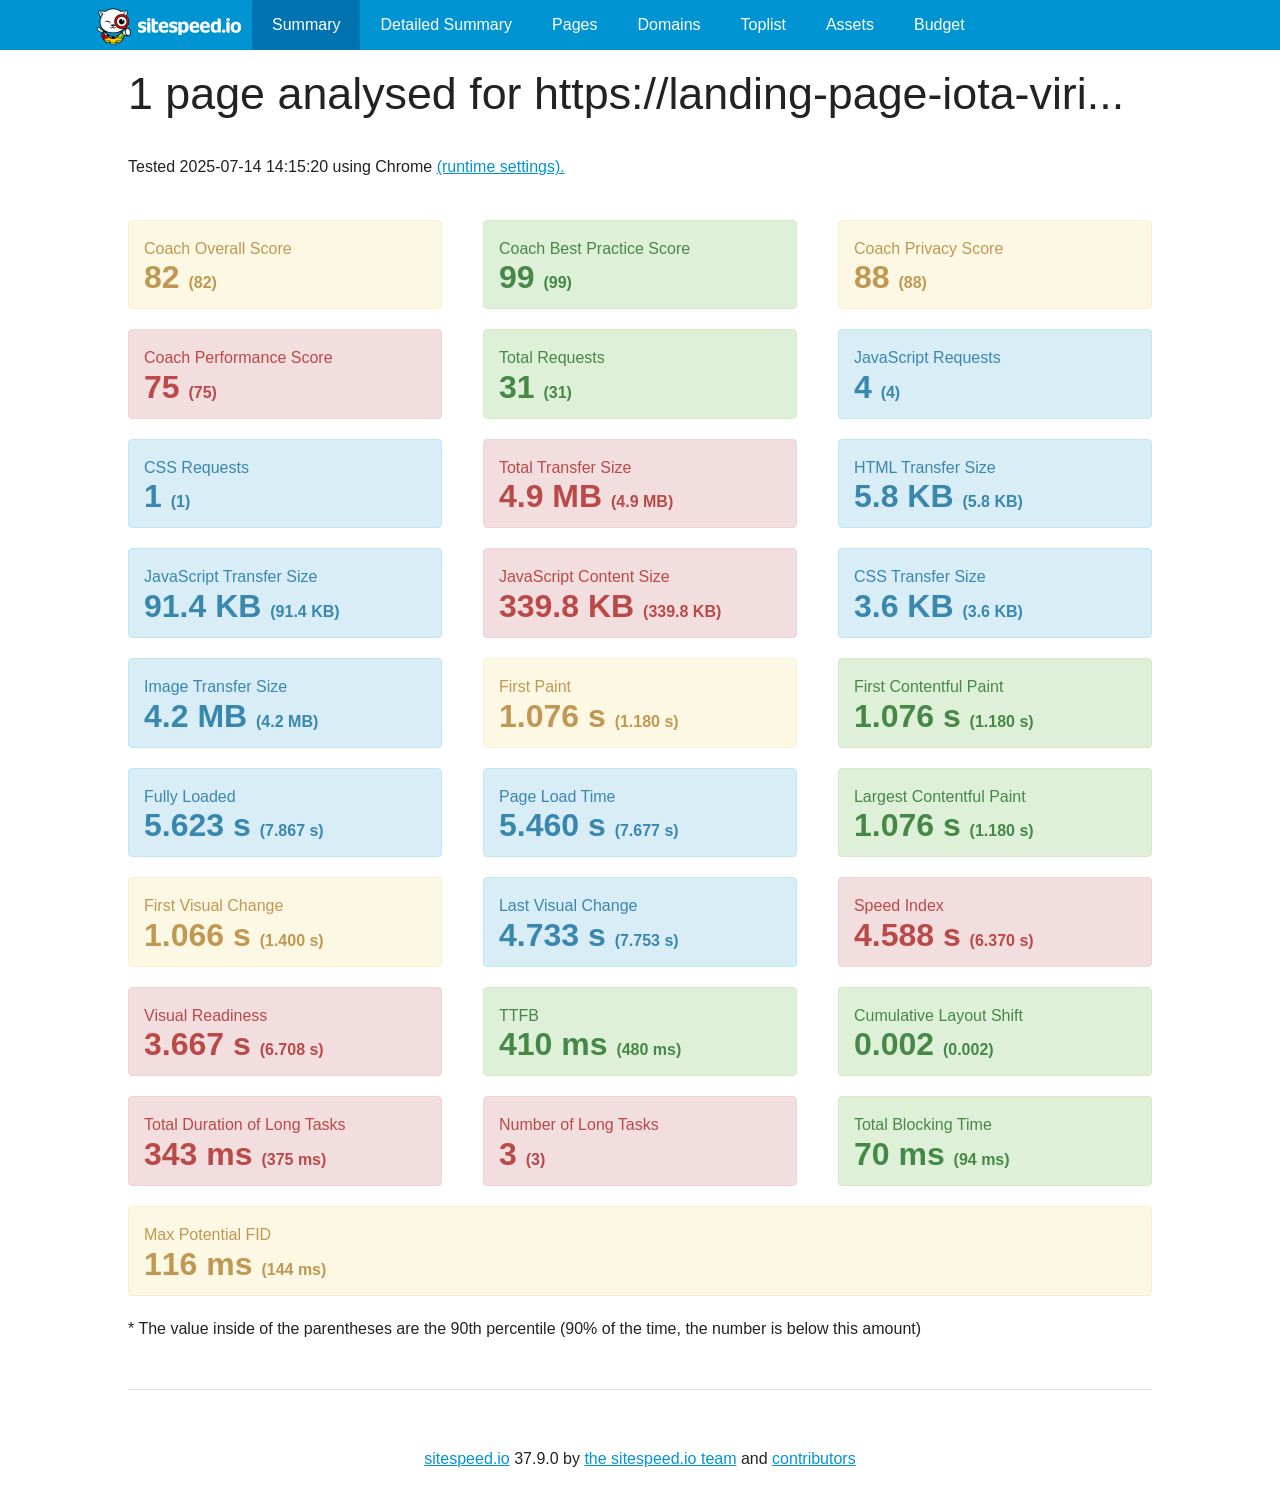
<file: sitespeed-result/landing-page-iota-virid.vercel.app/2025-07-14-14-15-20/index.html>
<!DOCTYPE html><html lang="en"><head><meta charset="utf-8"><meta name="viewport" content="width=device-width, initial-scale=1"><title>Executive Summary for https://landing-page-iota-virid.vercel.app/ tested 1 page at 2025-07-14 14:15:20</title><meta name="description" content="Executive summary of the sitespeed.io result. Act on red/yellow/green."><meta name="robots" content="noindex"><link rel="stylesheet" href="css/index-light.min.css"><style type="text/css">
</style><link rel="apple-touch-icon-precomposed" sizes="144x144" href="img/ico/sitespeed.io-144.png"><link rel="apple-touch-icon-precomposed" sizes="114x114" href="img/ico/sitespeed.io-114.png"><link rel="apple-touch-icon-precomposed" sizes="72x72" href="img/ico/sitespeed.io-72.png"><link rel="apple-touch-icon-precomposed" href="img/ico/sitespeed.io-57.png"><link rel="shortcut icon" href="img/ico/sitespeed.io.ico"></head><body><div class="darkblue nav"><div class="navgrid"><div class="logo"><a href="https://www.sitespeed.io/"><img class="navbar-brand" src="img/sitespeed.io-logo.png" width="162" height="50" alt="sitespeed.io logo"></a></div><ul><li><a class="active" href="index.html">Summary</a></li><li><a href="detailed.html">Detailed Summary</a></li><li><a href="pages.html">Pages</a></li><li><a href="domains.html">Domains</a></li><li><a href="toplist.html">Toplist</a></li><li><a href="assets.html">Assets</a></li><li><a href="budget.html">Budget</a></li></ul></div></div><div class="container"><h2 class="url">1 page analysed for https://landing-page-iota-viri...</h2><p class="small">Tested 2025-07-14 14:15:20 using Chrome <a href="settings.html">(runtime settings).</a></p><div class="row"><div class="one-third column"><a class="summaries" href="help.html#CoachOverallScore"><div class="summarybox warning">Coach Overall Score<div class="summarynumber">82&nbsp;<span class="summarysmall">(82)</span></div></div></a></div><div class="one-third column"><a class="summaries" href="help.html#CoachBestPracticeScore"><div class="summarybox ok">Coach Best Practice Score<div class="summarynumber">99&nbsp;<span class="summarysmall">(99)</span></div></div></a></div><div class="one-third column"><a class="summaries" href="help.html#CoachPrivacyScore"><div class="summarybox warning">Coach Privacy Score<div class="summarynumber">88&nbsp;<span class="summarysmall">(88)</span></div></div></a></div></div><div class="row"><div class="one-third column"><a class="summaries" href="help.html#CoachPerformanceScore"><div class="summarybox error">Coach Performance Score<div class="summarynumber">75&nbsp;<span class="summarysmall">(75)</span></div></div></a></div><div class="one-third column"><a class="summaries" href="help.html#TotalRequests"><div class="summarybox ok">Total Requests<div class="summarynumber">31&nbsp;<span class="summarysmall">(31)</span></div></div></a></div><div class="one-third column"><a class="summaries" href="help.html#JavaScriptRequests"><div class="summarybox info">JavaScript Requests<div class="summarynumber">4&nbsp;<span class="summarysmall">(4)</span></div></div></a></div></div><div class="row"><div class="one-third column"><a class="summaries" href="help.html#CSSRequests"><div class="summarybox info">CSS Requests<div class="summarynumber">1&nbsp;<span class="summarysmall">(1)</span></div></div></a></div><div class="one-third column"><a class="summaries" href="help.html#TotalTransferSize"><div class="summarybox error">Total Transfer Size<div class="summarynumber">4.9 MB&nbsp;<span class="summarysmall">(4.9 MB)</span></div></div></a></div><div class="one-third column"><a class="summaries" href="help.html#HTMLTransferSize"><div class="summarybox info">HTML Transfer Size<div class="summarynumber">5.8 KB&nbsp;<span class="summarysmall">(5.8 KB)</span></div></div></a></div></div><div class="row"><div class="one-third column"><a class="summaries" href="help.html#JavaScriptTransferSize"><div class="summarybox info">JavaScript Transfer Size<div class="summarynumber">91.4 KB&nbsp;<span class="summarysmall">(91.4 KB)</span></div></div></a></div><div class="one-third column"><a class="summaries" href="help.html#JavaScriptContentSize"><div class="summarybox error">JavaScript Content Size<div class="summarynumber">339.8 KB&nbsp;<span class="summarysmall">(339.8 KB)</span></div></div></a></div><div class="one-third column"><a class="summaries" href="help.html#CSSTransferSize"><div class="summarybox info">CSS Transfer Size<div class="summarynumber">3.6 KB&nbsp;<span class="summarysmall">(3.6 KB)</span></div></div></a></div></div><div class="row"><div class="one-third column"><a class="summaries" href="help.html#ImageTransferSize"><div class="summarybox info">Image Transfer Size<div class="summarynumber">4.2 MB&nbsp;<span class="summarysmall">(4.2 MB)</span></div></div></a></div><div class="one-third column"><a class="summaries" href="help.html#FirstPaint"><div class="summarybox warning">First Paint<div class="summarynumber">1.076 s&nbsp;<span class="summarysmall">(1.180 s)</span></div></div></a></div><div class="one-third column"><a class="summaries" href="help.html#FirstContentfulPaint"><div class="summarybox ok">First Contentful Paint<div class="summarynumber">1.076 s&nbsp;<span class="summarysmall">(1.180 s)</span></div></div></a></div></div><div class="row"><div class="one-third column"><a class="summaries" href="help.html#FullyLoaded"><div class="summarybox info">Fully Loaded<div class="summarynumber">5.623 s&nbsp;<span class="summarysmall">(7.867 s)</span></div></div></a></div><div class="one-third column"><a class="summaries" href="help.html#PageLoadTime"><div class="summarybox info">Page Load Time<div class="summarynumber">5.460 s&nbsp;<span class="summarysmall">(7.677 s)</span></div></div></a></div><div class="one-third column"><a class="summaries" href="help.html#LargestContentfulPaint"><div class="summarybox ok">Largest Contentful Paint<div class="summarynumber">1.076 s&nbsp;<span class="summarysmall">(1.180 s)</span></div></div></a></div></div><div class="row"><div class="one-third column"><a class="summaries" href="help.html#FirstVisualChange"><div class="summarybox warning">First Visual Change<div class="summarynumber">1.066 s&nbsp;<span class="summarysmall">(1.400 s)</span></div></div></a></div><div class="one-third column"><a class="summaries" href="help.html#LastVisualChange"><div class="summarybox info">Last Visual Change<div class="summarynumber">4.733 s&nbsp;<span class="summarysmall">(7.753 s)</span></div></div></a></div><div class="one-third column"><a class="summaries" href="help.html#SpeedIndex"><div class="summarybox error">Speed Index<div class="summarynumber">4.588 s&nbsp;<span class="summarysmall">(6.370 s)</span></div></div></a></div></div><div class="row"><div class="one-third column"><a class="summaries" href="help.html#VisualReadiness"><div class="summarybox error">Visual Readiness<div class="summarynumber">3.667 s&nbsp;<span class="summarysmall">(6.708 s)</span></div></div></a></div><div class="one-third column"><a class="summaries" href="help.html#TTFB"><div class="summarybox ok">TTFB<div class="summarynumber">410 ms&nbsp;<span class="summarysmall">(480 ms)</span></div></div></a></div><div class="one-third column"><a class="summaries" href="help.html#CumulativeLayoutShift"><div class="summarybox ok">Cumulative Layout Shift<div class="summarynumber">0.002&nbsp;<span class="summarysmall">(0.002)</span></div></div></a></div></div><div class="row"><div class="one-third column"><a class="summaries" href="help.html#TotalDurationofLongTasks"><div class="summarybox error">Total Duration of Long Tasks<div class="summarynumber">343 ms&nbsp;<span class="summarysmall">(375 ms)</span></div></div></a></div><div class="one-third column"><a class="summaries" href="help.html#NumberofLongTasks"><div class="summarybox error">Number of Long Tasks<div class="summarynumber">3&nbsp;<span class="summarysmall">(3)</span></div></div></a></div><div class="one-third column"><a class="summaries" href="help.html#TotalBlockingTime"><div class="summarybox ok">Total Blocking Time<div class="summarynumber">70 ms&nbsp;<span class="summarysmall">(94 ms)</span></div></div></a></div></div><div class="row"><a class="summaries" href="help.html#MaxPotentialFID"><div class="summarybox warning">Max Potential FID<div class="summarynumber">116 ms&nbsp;<span class="summarysmall">(144 ms)</span></div></div></a></div><p class="small">* The value inside of the parentheses are the 90th percentile (90% of the time, the number is below this amount)</p><footer><hr><p><a href="https://www.sitespeed.io">sitespeed.io</a>  37.9.0  by <a href="https://www.sitespeed.io/aboutus/">the sitespeed.io team</a> and <a href="https://github.com/sitespeedio/sitespeed.io/blob/main/CONTRIBUTORS.md">contributors</a></p></footer></div><script src="js/sortable.min.js"></script><script src="js/chartist.min.js"></script><script src="js/chartist-plugin-axistitle.min.js"></script><script src="js/chartist-plugin-tooltip.min.js"></script><script src="js/chartist-plugin-legend.min.js"></script></body></html>
</file>
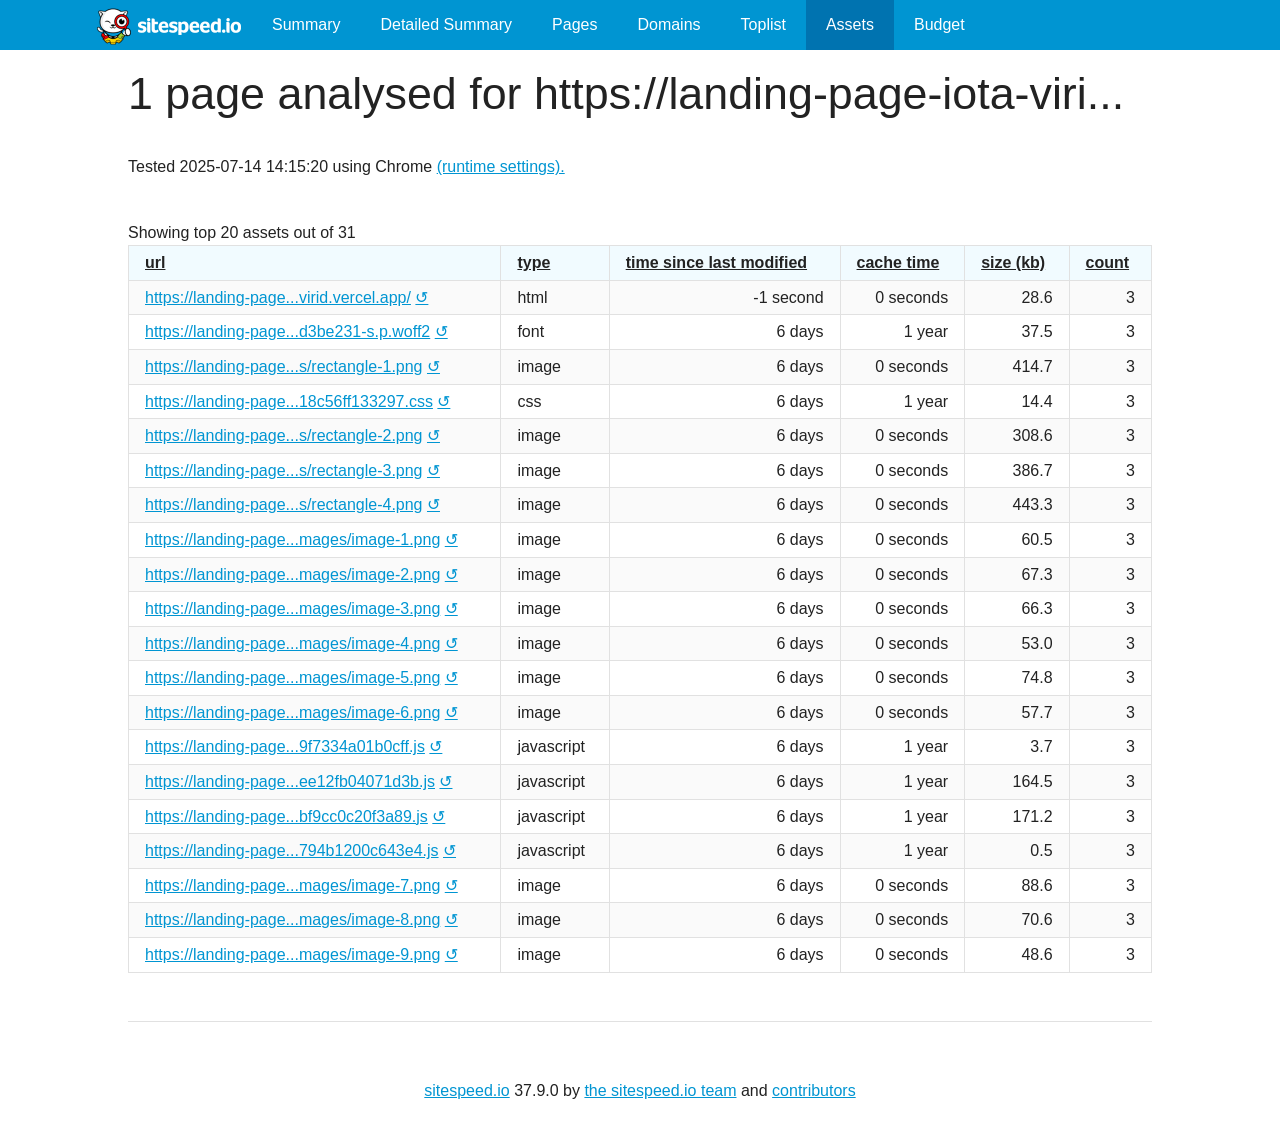
<file: sitespeed-result/landing-page-iota-virid.vercel.app/2025-07-14-14-15-20/assets.html>
<!DOCTYPE html><html lang="en"><head><meta charset="utf-8"><meta name="viewport" content="width=device-width, initial-scale=1"><title>Most used assets for https://landing-page-iota-virid.vercel.app/ tested at 2025-07-14 14:15:20</title><meta name="description" content="A list of the most used assets for the analysed pages."><meta name="robots" content="noindex"><link rel="stylesheet" href="css/index-light.min.css"><style type="text/css">
</style><link rel="apple-touch-icon-precomposed" sizes="144x144" href="img/ico/sitespeed.io-144.png"><link rel="apple-touch-icon-precomposed" sizes="114x114" href="img/ico/sitespeed.io-114.png"><link rel="apple-touch-icon-precomposed" sizes="72x72" href="img/ico/sitespeed.io-72.png"><link rel="apple-touch-icon-precomposed" href="img/ico/sitespeed.io-57.png"><link rel="shortcut icon" href="img/ico/sitespeed.io.ico"></head><body><div class="darkblue nav"><div class="navgrid"><div class="logo"><a href="https://www.sitespeed.io/"><img class="navbar-brand" src="img/sitespeed.io-logo.png" width="162" height="50" alt="sitespeed.io logo"></a></div><ul><li><a href="index.html">Summary</a></li><li><a href="detailed.html">Detailed Summary</a></li><li><a href="pages.html">Pages</a></li><li><a href="domains.html">Domains</a></li><li><a href="toplist.html">Toplist</a></li><li><a class="active" href="assets.html">Assets</a></li><li><a href="budget.html">Budget</a></li></ul></div></div><div class="container"><h2 class="url">1 page analysed for https://landing-page-iota-viri...</h2><p class="small">Tested 2025-07-14 14:15:20 using Chrome <a href="settings.html">(runtime settings).</a></p><div>Showing top 20 assets out of 31</div><div class="responsive"><table data-sortable id="assets"><thead><tr><th>url</th><th>type</th><th>time since last modified</th><th>cache time</th><th>size (kb)</th><th>count</th></tr></thead><tr><td class="url assetsurl" data-title="URL"><a href="https://landing-page-iota-virid.vercel.app/">https://landing-page...virid.vercel.app/</a>&nbsp;<a href="pages/landing-page-iota-virid_vercel_app/index.html">&circlearrowleft;</a></td><td data-title="type">html</td><td class="number" data-title="last modified" data-value="-1">-1  second</td><td class="number" data-title="cache time" data-value="0">0  seconds</td><td class="number" data-title="size" data-value="29296">28.6</td><td class="number" data-title="count">3</td></tr><tr><td class="url assetsurl" data-title="URL"><a href="https://landing-page-iota-virid.vercel.app/_next/static/media/6af6b543dd3be231-s.p.woff2">https://landing-page...d3be231-s.p.woff2</a>&nbsp;<a href="pages/landing-page-iota-virid_vercel_app/index.html">&circlearrowleft;</a></td><td data-title="type">font</td><td class="number" data-title="last modified" data-value="542761">6  days</td><td class="number" data-title="cache time" data-value="31536000">1  year</td><td class="number" data-title="size" data-value="38368">37.5</td><td class="number" data-title="count">3</td></tr><tr><td class="url assetsurl" data-title="URL"><a href="https://landing-page-iota-virid.vercel.app/images/rectangle-1.png">https://landing-page...s/rectangle-1.png</a>&nbsp;<a href="pages/landing-page-iota-virid_vercel_app/index.html">&circlearrowleft;</a></td><td data-title="type">image</td><td class="number" data-title="last modified" data-value="542761">6  days</td><td class="number" data-title="cache time" data-value="0">0  seconds</td><td class="number" data-title="size" data-value="424643">414.7</td><td class="number" data-title="count">3</td></tr><tr><td class="url assetsurl" data-title="URL"><a href="https://landing-page-iota-virid.vercel.app/_next/static/css/51718c56ff133297.css">https://landing-page...18c56ff133297.css</a>&nbsp;<a href="pages/landing-page-iota-virid_vercel_app/index.html">&circlearrowleft;</a></td><td data-title="type">css</td><td class="number" data-title="last modified" data-value="542761">6  days</td><td class="number" data-title="cache time" data-value="31536000">1  year</td><td class="number" data-title="size" data-value="14752">14.4</td><td class="number" data-title="count">3</td></tr><tr><td class="url assetsurl" data-title="URL"><a href="https://landing-page-iota-virid.vercel.app/images/rectangle-2.png">https://landing-page...s/rectangle-2.png</a>&nbsp;<a href="pages/landing-page-iota-virid_vercel_app/index.html">&circlearrowleft;</a></td><td data-title="type">image</td><td class="number" data-title="last modified" data-value="542761">6  days</td><td class="number" data-title="cache time" data-value="0">0  seconds</td><td class="number" data-title="size" data-value="316032">308.6</td><td class="number" data-title="count">3</td></tr><tr><td class="url assetsurl" data-title="URL"><a href="https://landing-page-iota-virid.vercel.app/images/rectangle-3.png">https://landing-page...s/rectangle-3.png</a>&nbsp;<a href="pages/landing-page-iota-virid_vercel_app/index.html">&circlearrowleft;</a></td><td data-title="type">image</td><td class="number" data-title="last modified" data-value="542760">6  days</td><td class="number" data-title="cache time" data-value="0">0  seconds</td><td class="number" data-title="size" data-value="396003">386.7</td><td class="number" data-title="count">3</td></tr><tr><td class="url assetsurl" data-title="URL"><a href="https://landing-page-iota-virid.vercel.app/images/rectangle-4.png">https://landing-page...s/rectangle-4.png</a>&nbsp;<a href="pages/landing-page-iota-virid_vercel_app/index.html">&circlearrowleft;</a></td><td data-title="type">image</td><td class="number" data-title="last modified" data-value="542760">6  days</td><td class="number" data-title="cache time" data-value="0">0  seconds</td><td class="number" data-title="size" data-value="453931">443.3</td><td class="number" data-title="count">3</td></tr><tr><td class="url assetsurl" data-title="URL"><a href="https://landing-page-iota-virid.vercel.app/images/image-1.png">https://landing-page...mages/image-1.png</a>&nbsp;<a href="pages/landing-page-iota-virid_vercel_app/index.html">&circlearrowleft;</a></td><td data-title="type">image</td><td class="number" data-title="last modified" data-value="542761">6  days</td><td class="number" data-title="cache time" data-value="0">0  seconds</td><td class="number" data-title="size" data-value="61914">60.5</td><td class="number" data-title="count">3</td></tr><tr><td class="url assetsurl" data-title="URL"><a href="https://landing-page-iota-virid.vercel.app/images/image-2.png">https://landing-page...mages/image-2.png</a>&nbsp;<a href="pages/landing-page-iota-virid_vercel_app/index.html">&circlearrowleft;</a></td><td data-title="type">image</td><td class="number" data-title="last modified" data-value="542750">6  days</td><td class="number" data-title="cache time" data-value="0">0  seconds</td><td class="number" data-title="size" data-value="68909">67.3</td><td class="number" data-title="count">3</td></tr><tr><td class="url assetsurl" data-title="URL"><a href="https://landing-page-iota-virid.vercel.app/images/image-3.png">https://landing-page...mages/image-3.png</a>&nbsp;<a href="pages/landing-page-iota-virid_vercel_app/index.html">&circlearrowleft;</a></td><td data-title="type">image</td><td class="number" data-title="last modified" data-value="542750">6  days</td><td class="number" data-title="cache time" data-value="0">0  seconds</td><td class="number" data-title="size" data-value="67927">66.3</td><td class="number" data-title="count">3</td></tr><tr><td class="url assetsurl" data-title="URL"><a href="https://landing-page-iota-virid.vercel.app/images/image-4.png">https://landing-page...mages/image-4.png</a>&nbsp;<a href="pages/landing-page-iota-virid_vercel_app/index.html">&circlearrowleft;</a></td><td data-title="type">image</td><td class="number" data-title="last modified" data-value="542748">6  days</td><td class="number" data-title="cache time" data-value="0">0  seconds</td><td class="number" data-title="size" data-value="54311">53.0</td><td class="number" data-title="count">3</td></tr><tr><td class="url assetsurl" data-title="URL"><a href="https://landing-page-iota-virid.vercel.app/images/image-5.png">https://landing-page...mages/image-5.png</a>&nbsp;<a href="pages/landing-page-iota-virid_vercel_app/index.html">&circlearrowleft;</a></td><td data-title="type">image</td><td class="number" data-title="last modified" data-value="542748">6  days</td><td class="number" data-title="cache time" data-value="0">0  seconds</td><td class="number" data-title="size" data-value="76614">74.8</td><td class="number" data-title="count">3</td></tr><tr><td class="url assetsurl" data-title="URL"><a href="https://landing-page-iota-virid.vercel.app/images/image-6.png">https://landing-page...mages/image-6.png</a>&nbsp;<a href="pages/landing-page-iota-virid_vercel_app/index.html">&circlearrowleft;</a></td><td data-title="type">image</td><td class="number" data-title="last modified" data-value="542748">6  days</td><td class="number" data-title="cache time" data-value="0">0  seconds</td><td class="number" data-title="size" data-value="59061">57.7</td><td class="number" data-title="count">3</td></tr><tr><td class="url assetsurl" data-title="URL"><a href="https://landing-page-iota-virid.vercel.app/_next/static/chunks/webpack-d59f7334a01b0cff.js">https://landing-page...9f7334a01b0cff.js</a>&nbsp;<a href="pages/landing-page-iota-virid_vercel_app/index.html">&circlearrowleft;</a></td><td data-title="type">javascript</td><td class="number" data-title="last modified" data-value="542745">6  days</td><td class="number" data-title="cache time" data-value="31536000">1  year</td><td class="number" data-title="size" data-value="3739">3.7</td><td class="number" data-title="count">3</td></tr><tr><td class="url assetsurl" data-title="URL"><a href="https://landing-page-iota-virid.vercel.app/_next/static/chunks/4bd1b696-67ee12fb04071d3b.js">https://landing-page...ee12fb04071d3b.js</a>&nbsp;<a href="pages/landing-page-iota-virid_vercel_app/index.html">&circlearrowleft;</a></td><td data-title="type">javascript</td><td class="number" data-title="last modified" data-value="542745">6  days</td><td class="number" data-title="cache time" data-value="31536000">1  year</td><td class="number" data-title="size" data-value="168413">164.5</td><td class="number" data-title="count">3</td></tr><tr><td class="url assetsurl" data-title="URL"><a href="https://landing-page-iota-virid.vercel.app/_next/static/chunks/684-77bf9cc0c20f3a89.js">https://landing-page...bf9cc0c20f3a89.js</a>&nbsp;<a href="pages/landing-page-iota-virid_vercel_app/index.html">&circlearrowleft;</a></td><td data-title="type">javascript</td><td class="number" data-title="last modified" data-value="542745">6  days</td><td class="number" data-title="cache time" data-value="31536000">1  year</td><td class="number" data-title="size" data-value="175303">171.2</td><td class="number" data-title="count">3</td></tr><tr><td class="url assetsurl" data-title="URL"><a href="https://landing-page-iota-virid.vercel.app/_next/static/chunks/main-app-d9794b1200c643e4.js">https://landing-page...794b1200c643e4.js</a>&nbsp;<a href="pages/landing-page-iota-virid_vercel_app/index.html">&circlearrowleft;</a></td><td data-title="type">javascript</td><td class="number" data-title="last modified" data-value="542745">6  days</td><td class="number" data-title="cache time" data-value="31536000">1  year</td><td class="number" data-title="size" data-value="518">0.5</td><td class="number" data-title="count">3</td></tr><tr><td class="url assetsurl" data-title="URL"><a href="https://landing-page-iota-virid.vercel.app/images/image-7.png">https://landing-page...mages/image-7.png</a>&nbsp;<a href="pages/landing-page-iota-virid_vercel_app/index.html">&circlearrowleft;</a></td><td data-title="type">image</td><td class="number" data-title="last modified" data-value="542745">6  days</td><td class="number" data-title="cache time" data-value="0">0  seconds</td><td class="number" data-title="size" data-value="90713">88.6</td><td class="number" data-title="count">3</td></tr><tr><td class="url assetsurl" data-title="URL"><a href="https://landing-page-iota-virid.vercel.app/images/image-8.png">https://landing-page...mages/image-8.png</a>&nbsp;<a href="pages/landing-page-iota-virid_vercel_app/index.html">&circlearrowleft;</a></td><td data-title="type">image</td><td class="number" data-title="last modified" data-value="542745">6  days</td><td class="number" data-title="cache time" data-value="0">0  seconds</td><td class="number" data-title="size" data-value="72258">70.6</td><td class="number" data-title="count">3</td></tr><tr><td class="url assetsurl" data-title="URL"><a href="https://landing-page-iota-virid.vercel.app/images/image-9.png">https://landing-page...mages/image-9.png</a>&nbsp;<a href="pages/landing-page-iota-virid_vercel_app/index.html">&circlearrowleft;</a></td><td data-title="type">image</td><td class="number" data-title="last modified" data-value="542745">6  days</td><td class="number" data-title="cache time" data-value="0">0  seconds</td><td class="number" data-title="size" data-value="49751">48.6</td><td class="number" data-title="count">3</td></tr></table></div><footer><hr><p><a href="https://www.sitespeed.io">sitespeed.io</a>  37.9.0  by <a href="https://www.sitespeed.io/aboutus/">the sitespeed.io team</a> and <a href="https://github.com/sitespeedio/sitespeed.io/blob/main/CONTRIBUTORS.md">contributors</a></p></footer></div><script src="js/sortable.min.js"></script><script src="js/chartist.min.js"></script><script src="js/chartist-plugin-axistitle.min.js"></script><script src="js/chartist-plugin-tooltip.min.js"></script><script src="js/chartist-plugin-legend.min.js"></script></body></html>
</file>
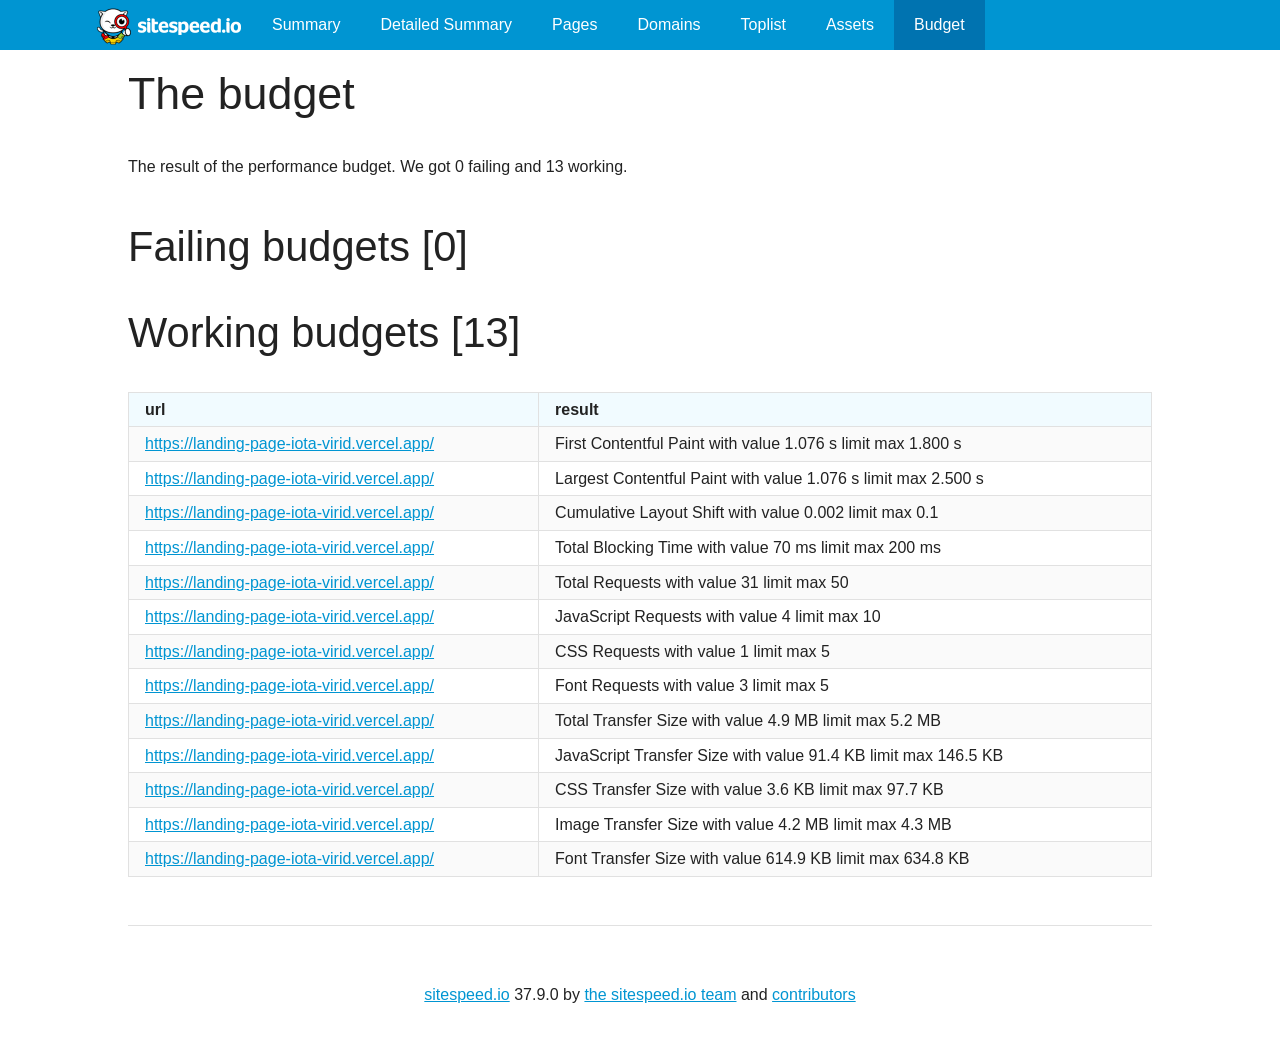
<file: sitespeed-result/landing-page-iota-virid.vercel.app/2025-07-14-14-15-20/budget.html>
<!DOCTYPE html><html lang="en"><head><meta charset="utf-8"><meta name="viewport" content="width=device-width, initial-scale=1"><title>Performance budget for https://landing-page-iota-virid.vercel.app/ with 13 working and 0 failing budgets.</title><meta name="description" content="The list of failing and working performance budgets."><meta name="robots" content="noindex"><link rel="stylesheet" href="css/index-light.min.css"><style type="text/css">
</style><link rel="apple-touch-icon-precomposed" sizes="144x144" href="img/ico/sitespeed.io-144.png"><link rel="apple-touch-icon-precomposed" sizes="114x114" href="img/ico/sitespeed.io-114.png"><link rel="apple-touch-icon-precomposed" sizes="72x72" href="img/ico/sitespeed.io-72.png"><link rel="apple-touch-icon-precomposed" href="img/ico/sitespeed.io-57.png"><link rel="shortcut icon" href="img/ico/sitespeed.io.ico"></head><body><div class="darkblue nav"><div class="navgrid"><div class="logo"><a href="https://www.sitespeed.io/"><img class="navbar-brand" src="img/sitespeed.io-logo.png" width="162" height="50" alt="sitespeed.io logo"></a></div><ul><li><a href="index.html">Summary</a></li><li><a href="detailed.html">Detailed Summary</a></li><li><a href="pages.html">Pages</a></li><li><a href="domains.html">Domains</a></li><li><a href="toplist.html">Toplist</a></li><li><a href="assets.html">Assets</a></li><li><a class="active" href="budget.html">Budget</a></li></ul></div></div><div class="container"><h2>The budget</h2><p>The result of the performance budget. We got 0 failing and 13 working.</p><h3>Failing budgets [0]</h3><h3>Working budgets [13]</h3><table><thead><tr><th>url</th><th>result</th></tr></thead><tr><td><a href="https://landing-page-iota-virid.vercel.app/">https://landing-page-iota-virid.vercel.app/</a></td><td>First Contentful Paint with value 1.076 s limit max 1.800 s</td></tr><tr><td><a href="https://landing-page-iota-virid.vercel.app/">https://landing-page-iota-virid.vercel.app/</a></td><td>Largest Contentful Paint with value 1.076 s limit max 2.500 s</td></tr><tr><td><a href="https://landing-page-iota-virid.vercel.app/">https://landing-page-iota-virid.vercel.app/</a></td><td>Cumulative Layout Shift with value 0.002 limit max 0.1</td></tr><tr><td><a href="https://landing-page-iota-virid.vercel.app/">https://landing-page-iota-virid.vercel.app/</a></td><td>Total Blocking Time with value 70 ms limit max 200 ms</td></tr><tr><td><a href="https://landing-page-iota-virid.vercel.app/">https://landing-page-iota-virid.vercel.app/</a></td><td>Total Requests with value 31 limit max 50</td></tr><tr><td><a href="https://landing-page-iota-virid.vercel.app/">https://landing-page-iota-virid.vercel.app/</a></td><td>JavaScript Requests with value 4 limit max 10</td></tr><tr><td><a href="https://landing-page-iota-virid.vercel.app/">https://landing-page-iota-virid.vercel.app/</a></td><td>CSS Requests with value 1 limit max 5</td></tr><tr><td><a href="https://landing-page-iota-virid.vercel.app/">https://landing-page-iota-virid.vercel.app/</a></td><td>Font Requests with value 3 limit max 5</td></tr><tr><td><a href="https://landing-page-iota-virid.vercel.app/">https://landing-page-iota-virid.vercel.app/</a></td><td>Total Transfer Size with value 4.9 MB limit max 5.2 MB</td></tr><tr><td><a href="https://landing-page-iota-virid.vercel.app/">https://landing-page-iota-virid.vercel.app/</a></td><td>JavaScript Transfer Size with value 91.4 KB limit max 146.5 KB</td></tr><tr><td><a href="https://landing-page-iota-virid.vercel.app/">https://landing-page-iota-virid.vercel.app/</a></td><td>CSS Transfer Size with value 3.6 KB limit max 97.7 KB</td></tr><tr><td><a href="https://landing-page-iota-virid.vercel.app/">https://landing-page-iota-virid.vercel.app/</a></td><td>Image Transfer Size with value 4.2 MB limit max 4.3 MB</td></tr><tr><td><a href="https://landing-page-iota-virid.vercel.app/">https://landing-page-iota-virid.vercel.app/</a></td><td>Font Transfer Size with value 614.9 KB limit max 634.8 KB</td></tr></table><footer><hr><p><a href="https://www.sitespeed.io">sitespeed.io</a>  37.9.0  by <a href="https://www.sitespeed.io/aboutus/">the sitespeed.io team</a> and <a href="https://github.com/sitespeedio/sitespeed.io/blob/main/CONTRIBUTORS.md">contributors</a></p></footer></div><script src="js/sortable.min.js"></script><script src="js/chartist.min.js"></script><script src="js/chartist-plugin-axistitle.min.js"></script><script src="js/chartist-plugin-tooltip.min.js"></script><script src="js/chartist-plugin-legend.min.js"></script></body></html>
</file>
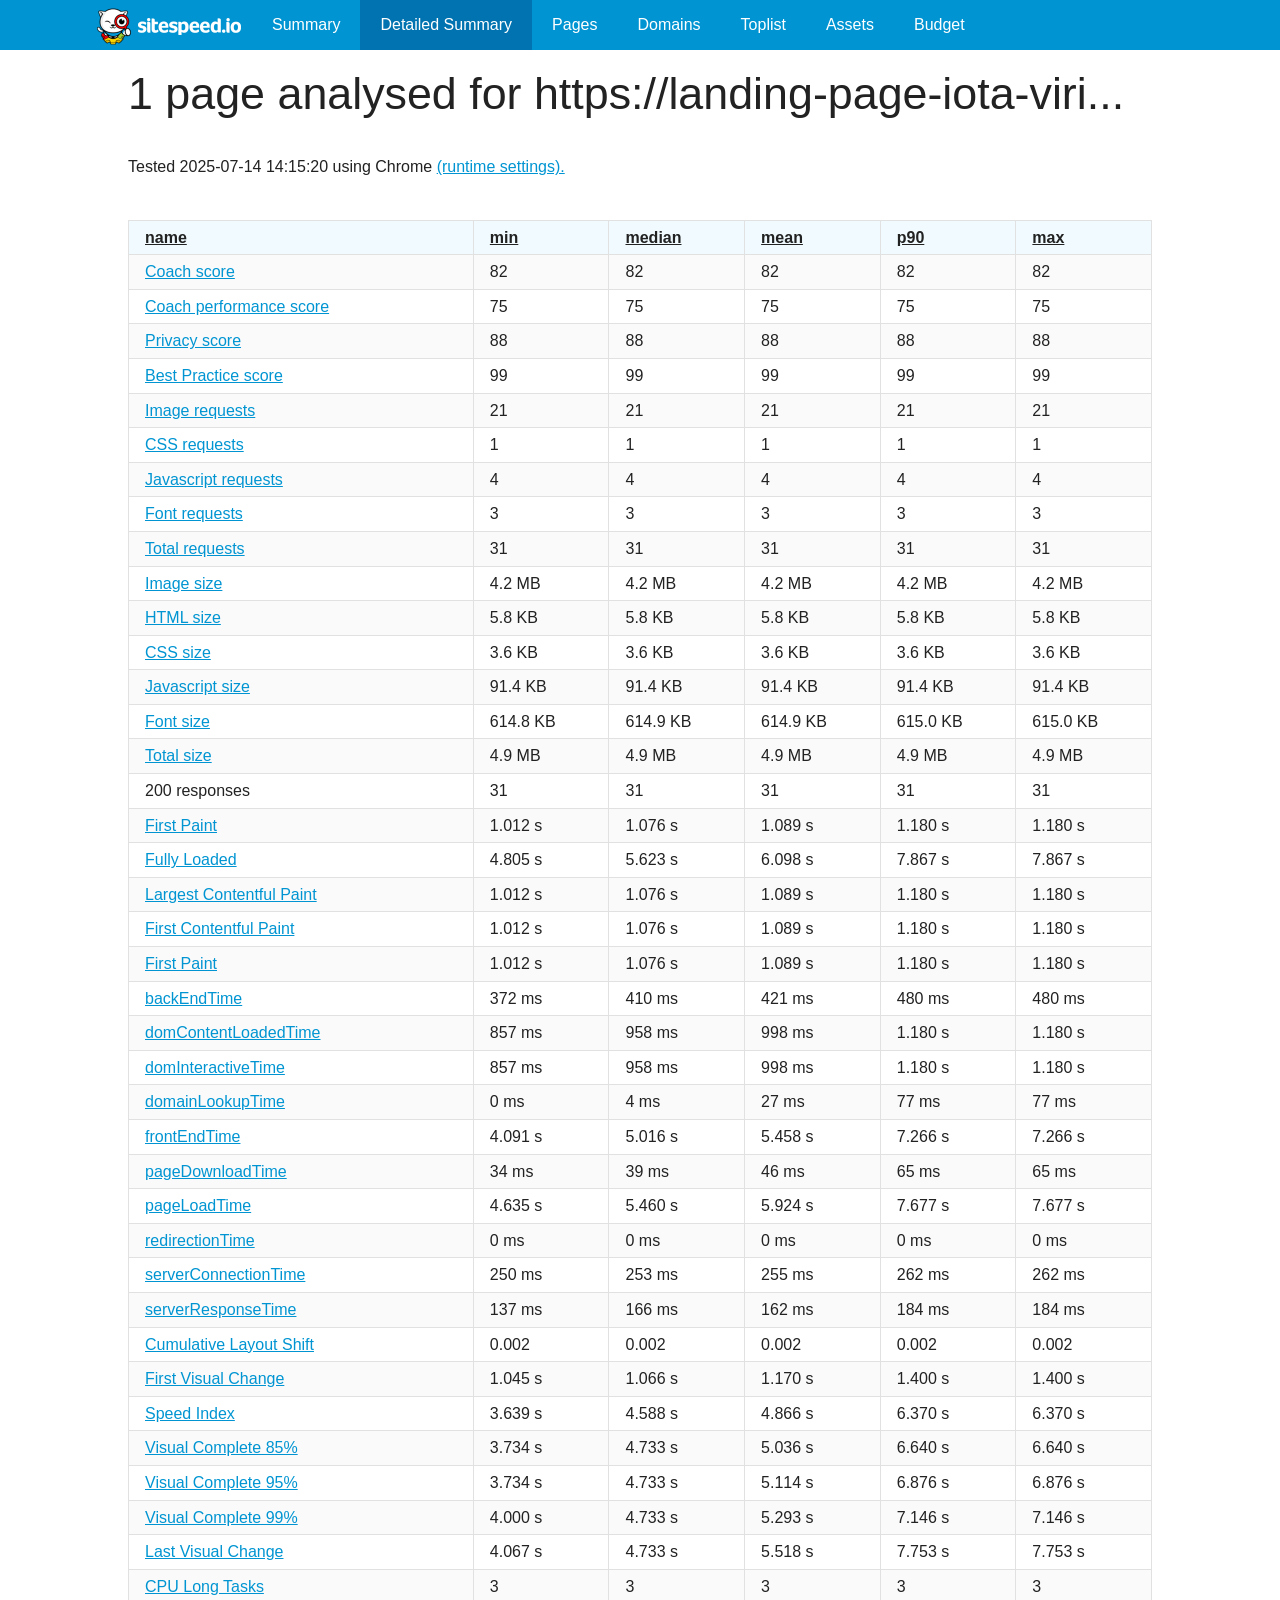
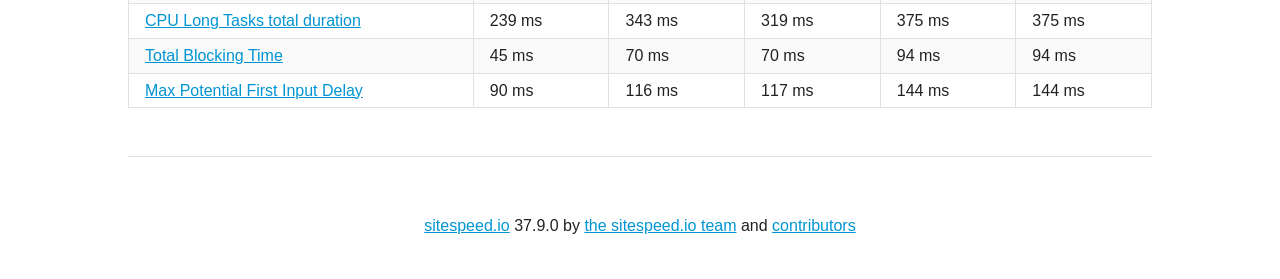
<file: sitespeed-result/landing-page-iota-virid.vercel.app/2025-07-14-14-15-20/detailed.html>
<!DOCTYPE html><html lang="en"><head><meta charset="utf-8"><meta name="viewport" content="width=device-width, initial-scale=1"><title>In details summary for https://landing-page-iota-virid.vercel.app/ tested 1 page at 2025-07-14 14:15:20</title><meta name="description" content="Get all the details you need to fast track things you need to change."><meta name="robots" content="noindex"><link rel="stylesheet" href="css/index-light.min.css"><style type="text/css">
</style><link rel="apple-touch-icon-precomposed" sizes="144x144" href="img/ico/sitespeed.io-144.png"><link rel="apple-touch-icon-precomposed" sizes="114x114" href="img/ico/sitespeed.io-114.png"><link rel="apple-touch-icon-precomposed" sizes="72x72" href="img/ico/sitespeed.io-72.png"><link rel="apple-touch-icon-precomposed" href="img/ico/sitespeed.io-57.png"><link rel="shortcut icon" href="img/ico/sitespeed.io.ico"></head><body><div class="darkblue nav"><div class="navgrid"><div class="logo"><a href="https://www.sitespeed.io/"><img class="navbar-brand" src="img/sitespeed.io-logo.png" width="162" height="50" alt="sitespeed.io logo"></a></div><ul><li><a href="index.html">Summary</a></li><li><a class="active" href="detailed.html">Detailed Summary</a></li><li><a href="pages.html">Pages</a></li><li><a href="domains.html">Domains</a></li><li><a href="toplist.html">Toplist</a></li><li><a href="assets.html">Assets</a></li><li><a href="budget.html">Budget</a></li></ul></div></div><div class="container"><h2 class="url">1 page analysed for https://landing-page-iota-viri...</h2><p class="small">Tested 2025-07-14 14:15:20 using Chrome <a href="settings.html">(runtime settings).</a></p><div class="responsive"><table data-sortable id="detailed"><thead><tr><th>name</th><th>min</th><th>median</th><th>mean</th><th>p90</th><th>max</th></tr></thead><tr><td data-title="Metric" data-value="Coach score"><a href="help.html#overallScore">Coach score</a></td><td data-title="min" data-value="82">82</td><td data-title="median" data-value="82">82</td><td data-title="mean" data-value="82">82</td><td data-title="p90" data-value="82">82</td><td data-title="max" data-value="82">82</td></tr><tr><td data-title="Metric" data-value="Coach performance score"><a href="help.html#performanceScore">Coach performance score</a></td><td data-title="min" data-value="75">75</td><td data-title="median" data-value="75">75</td><td data-title="mean" data-value="75">75</td><td data-title="p90" data-value="75">75</td><td data-title="max" data-value="75">75</td></tr><tr><td data-title="Metric" data-value="Privacy score"><a href="help.html#privacyScore">Privacy score</a></td><td data-title="min" data-value="88">88</td><td data-title="median" data-value="88">88</td><td data-title="mean" data-value="88">88</td><td data-title="p90" data-value="88">88</td><td data-title="max" data-value="88">88</td></tr><tr><td data-title="Metric" data-value="Best Practice score"><a href="help.html#bestPracticeScore">Best Practice score</a></td><td data-title="min" data-value="99">99</td><td data-title="median" data-value="99">99</td><td data-title="mean" data-value="99">99</td><td data-title="p90" data-value="99">99</td><td data-title="max" data-value="99">99</td></tr><tr><td data-title="Metric" data-value="Image requests"><a href="help.html#imageRequestsPerPage">Image requests</a></td><td data-title="min" data-value="21">21</td><td data-title="median" data-value="21">21</td><td data-title="mean" data-value="21">21</td><td data-title="p90" data-value="21">21</td><td data-title="max" data-value="21">21</td></tr><tr><td data-title="Metric" data-value="CSS requests"><a href="help.html#cssRequestsPerPage">CSS requests</a></td><td data-title="min" data-value="1">1</td><td data-title="median" data-value="1">1</td><td data-title="mean" data-value="1">1</td><td data-title="p90" data-value="1">1</td><td data-title="max" data-value="1">1</td></tr><tr><td data-title="Metric" data-value="Javascript requests"><a href="help.html#jsRequestsPerPage">Javascript requests</a></td><td data-title="min" data-value="4">4</td><td data-title="median" data-value="4">4</td><td data-title="mean" data-value="4">4</td><td data-title="p90" data-value="4">4</td><td data-title="max" data-value="4">4</td></tr><tr><td data-title="Metric" data-value="Font requests"><a href="help.html#fontRequestsPerPage">Font requests</a></td><td data-title="min" data-value="3">3</td><td data-title="median" data-value="3">3</td><td data-title="mean" data-value="3">3</td><td data-title="p90" data-value="3">3</td><td data-title="max" data-value="3">3</td></tr><tr><td data-title="Metric" data-value="Total requests"><a href="help.html#totalRequestsPerPage">Total requests</a></td><td data-title="min" data-value="31">31</td><td data-title="median" data-value="31">31</td><td data-title="mean" data-value="31">31</td><td data-title="p90" data-value="31">31</td><td data-title="max" data-value="31">31</td></tr><tr><td data-title="Metric" data-value="Image size"><a href="help.html#imageSizePerPage">Image size</a></td><td data-title="min" data-value="4399111">4.2 MB</td><td data-title="median" data-value="4399131">4.2 MB</td><td data-title="mean" data-value="4399163">4.2 MB</td><td data-title="p90" data-value="4399248">4.2 MB</td><td data-title="max" data-value="4399248">4.2 MB</td></tr><tr><td data-title="Metric" data-value="HTML size"><a href="help.html#htmlSizePerPage">HTML size</a></td><td data-title="min" data-value="5973">5.8 KB</td><td data-title="median" data-value="5974">5.8 KB</td><td data-title="mean" data-value="5974">5.8 KB</td><td data-title="p90" data-value="5974">5.8 KB</td><td data-title="max" data-value="5974">5.8 KB</td></tr><tr><td data-title="Metric" data-value="CSS size"><a href="help.html#cssSizePerPage">CSS size</a></td><td data-title="min" data-value="3705">3.6 KB</td><td data-title="median" data-value="3712">3.6 KB</td><td data-title="mean" data-value="3718">3.6 KB</td><td data-title="p90" data-value="3737">3.6 KB</td><td data-title="max" data-value="3737">3.6 KB</td></tr><tr><td data-title="Metric" data-value="Javascript size"><a href="help.html#jsSizePerPage">Javascript size</a></td><td data-title="min" data-value="93588">91.4 KB</td><td data-title="median" data-value="93608">91.4 KB</td><td data-title="mean" data-value="93610">91.4 KB</td><td data-title="p90" data-value="93635">91.4 KB</td><td data-title="max" data-value="93635">91.4 KB</td></tr><tr><td data-title="Metric" data-value="Font size"><a href="help.html#fontSizePerPage">Font size</a></td><td data-title="min" data-value="629595">614.8 KB</td><td data-title="median" data-value="629701">614.9 KB</td><td data-title="mean" data-value="629683">614.9 KB</td><td data-title="p90" data-value="629752">615.0 KB</td><td data-title="max" data-value="629752">615.0 KB</td></tr><tr><td data-title="Metric" data-value="Total size"><a href="help.html#totalSizePerPage">Total size</a></td><td data-title="min" data-value="5141672">4.9 MB</td><td data-title="median" data-value="5141681">4.9 MB</td><td data-title="mean" data-value="5141684">4.9 MB</td><td data-title="p90" data-value="5141698">4.9 MB</td><td data-title="max" data-value="5141698">4.9 MB</td></tr><tr><td data-title="Metric" data-value="200 responses">200 responses</td><td data-title="min" data-value="31">31</td><td data-title="median" data-value="31">31</td><td data-title="mean" data-value="31">31</td><td data-title="p90" data-value="31">31</td><td data-title="max" data-value="31">31</td></tr><tr><td data-title="Metric" data-value="First Paint"><a href="help.html#firstPaint">First Paint</a></td><td data-title="min" data-value="1012">1.012 s</td><td data-title="median" data-value="1076">1.076 s</td><td data-title="mean" data-value="1089">1.089 s</td><td data-title="p90" data-value="1180">1.180 s</td><td data-title="max" data-value="1180">1.180 s</td></tr><tr><td data-title="Metric" data-value="Fully Loaded"><a href="help.html#fullyLoaded">Fully Loaded</a></td><td data-title="min" data-value="4805">4.805 s</td><td data-title="median" data-value="5623">5.623 s</td><td data-title="mean" data-value="6098">6.098 s</td><td data-title="p90" data-value="7867">7.867 s</td><td data-title="max" data-value="7867">7.867 s</td></tr><tr><td data-title="Metric" data-value="Largest Contentful Paint"><a href="help.html#largestContentfulPaint">Largest Contentful Paint</a></td><td data-title="min" data-value="1012">1.012 s</td><td data-title="median" data-value="1076">1.076 s</td><td data-title="mean" data-value="1089">1.089 s</td><td data-title="p90" data-value="1180">1.180 s</td><td data-title="max" data-value="1180">1.180 s</td></tr><tr><td data-title="Metric" data-value="First Contentful Paint"><a href="help.html#first-contentful-paint">First Contentful Paint</a></td><td data-title="min" data-value="1012">1.012 s</td><td data-title="median" data-value="1076">1.076 s</td><td data-title="mean" data-value="1089">1.089 s</td><td data-title="p90" data-value="1180">1.180 s</td><td data-title="max" data-value="1180">1.180 s</td></tr><tr><td data-title="Metric" data-value="First Paint"><a href="help.html#first-paint">First Paint</a></td><td data-title="min" data-value="1012">1.012 s</td><td data-title="median" data-value="1076">1.076 s</td><td data-title="mean" data-value="1089">1.089 s</td><td data-title="p90" data-value="1180">1.180 s</td><td data-title="max" data-value="1180">1.180 s</td></tr><tr><td data-title="Metric" data-value="backEndTime"><a href="help.html#backEndTime">backEndTime</a></td><td data-title="min" data-value="372">372 ms</td><td data-title="median" data-value="410">410 ms</td><td data-title="mean" data-value="421">421 ms</td><td data-title="p90" data-value="480">480 ms</td><td data-title="max" data-value="480">480 ms</td></tr><tr><td data-title="Metric" data-value="domContentLoadedTime"><a href="help.html#domContentLoadedTime">domContentLoadedTime</a></td><td data-title="min" data-value="857">857 ms</td><td data-title="median" data-value="958">958 ms</td><td data-title="mean" data-value="998">998 ms</td><td data-title="p90" data-value="1180">1.180 s</td><td data-title="max" data-value="1180">1.180 s</td></tr><tr><td data-title="Metric" data-value="domInteractiveTime"><a href="help.html#domInteractiveTime">domInteractiveTime</a></td><td data-title="min" data-value="857">857 ms</td><td data-title="median" data-value="958">958 ms</td><td data-title="mean" data-value="998">998 ms</td><td data-title="p90" data-value="1180">1.180 s</td><td data-title="max" data-value="1180">1.180 s</td></tr><tr><td data-title="Metric" data-value="domainLookupTime"><a href="help.html#domainLookupTime">domainLookupTime</a></td><td data-title="min" data-value="0">0 ms</td><td data-title="median" data-value="4">4 ms</td><td data-title="mean" data-value="27">27 ms</td><td data-title="p90" data-value="77">77 ms</td><td data-title="max" data-value="77">77 ms</td></tr><tr><td data-title="Metric" data-value="frontEndTime"><a href="help.html#frontEndTime">frontEndTime</a></td><td data-title="min" data-value="4091">4.091 s</td><td data-title="median" data-value="5016">5.016 s</td><td data-title="mean" data-value="5458">5.458 s</td><td data-title="p90" data-value="7266">7.266 s</td><td data-title="max" data-value="7266">7.266 s</td></tr><tr><td data-title="Metric" data-value="pageDownloadTime"><a href="help.html#pageDownloadTime">pageDownloadTime</a></td><td data-title="min" data-value="34">34 ms</td><td data-title="median" data-value="39">39 ms</td><td data-title="mean" data-value="46">46 ms</td><td data-title="p90" data-value="65">65 ms</td><td data-title="max" data-value="65">65 ms</td></tr><tr><td data-title="Metric" data-value="pageLoadTime"><a href="help.html#pageLoadTime">pageLoadTime</a></td><td data-title="min" data-value="4635">4.635 s</td><td data-title="median" data-value="5460">5.460 s</td><td data-title="mean" data-value="5924">5.924 s</td><td data-title="p90" data-value="7677">7.677 s</td><td data-title="max" data-value="7677">7.677 s</td></tr><tr><td data-title="Metric" data-value="redirectionTime"><a href="help.html#redirectionTime">redirectionTime</a></td><td data-title="min" data-value="0">0 ms</td><td data-title="median" data-value="0">0 ms</td><td data-title="mean" data-value="0">0 ms</td><td data-title="p90" data-value="0">0 ms</td><td data-title="max" data-value="0">0 ms</td></tr><tr><td data-title="Metric" data-value="serverConnectionTime"><a href="help.html#serverConnectionTime">serverConnectionTime</a></td><td data-title="min" data-value="250">250 ms</td><td data-title="median" data-value="253">253 ms</td><td data-title="mean" data-value="255">255 ms</td><td data-title="p90" data-value="262">262 ms</td><td data-title="max" data-value="262">262 ms</td></tr><tr><td data-title="Metric" data-value="serverResponseTime"><a href="help.html#serverResponseTime">serverResponseTime</a></td><td data-title="min" data-value="137">137 ms</td><td data-title="median" data-value="166">166 ms</td><td data-title="mean" data-value="162">162 ms</td><td data-title="p90" data-value="184">184 ms</td><td data-title="max" data-value="184">184 ms</td></tr><tr><td data-title="Metric" data-value="Cumulative Layout Shift"><a href="help.html#cumulativeLayoutShift">Cumulative Layout Shift</a></td><td data-title="min" data-value="0.002">0.002</td><td data-title="median" data-value="0.002">0.002</td><td data-title="mean" data-value="0.002">0.002</td><td data-title="p90" data-value="0.002">0.002</td><td data-title="max" data-value="0.002">0.002</td></tr><tr><td data-title="Metric" data-value="First Visual Change"><a href="help.html#FirstVisualChange">First Visual Change</a></td><td data-title="min" data-value="1045">1.045 s</td><td data-title="median" data-value="1066">1.066 s</td><td data-title="mean" data-value="1170">1.170 s</td><td data-title="p90" data-value="1400">1.400 s</td><td data-title="max" data-value="1400">1.400 s</td></tr><tr><td data-title="Metric" data-value="Speed Index"><a href="help.html#SpeedIndex">Speed Index</a></td><td data-title="min" data-value="3639">3.639 s</td><td data-title="median" data-value="4588">4.588 s</td><td data-title="mean" data-value="4866">4.866 s</td><td data-title="p90" data-value="6370">6.370 s</td><td data-title="max" data-value="6370">6.370 s</td></tr><tr><td data-title="Metric" data-value="Visual Complete 85%"><a href="help.html#VisualComplete85">Visual Complete 85%</a></td><td data-title="min" data-value="3734">3.734 s</td><td data-title="median" data-value="4733">4.733 s</td><td data-title="mean" data-value="5036">5.036 s</td><td data-title="p90" data-value="6640">6.640 s</td><td data-title="max" data-value="6640">6.640 s</td></tr><tr><td data-title="Metric" data-value="Visual Complete 95%"><a href="help.html#VisualComplete95">Visual Complete 95%</a></td><td data-title="min" data-value="3734">3.734 s</td><td data-title="median" data-value="4733">4.733 s</td><td data-title="mean" data-value="5114">5.114 s</td><td data-title="p90" data-value="6876">6.876 s</td><td data-title="max" data-value="6876">6.876 s</td></tr><tr><td data-title="Metric" data-value="Visual Complete 99%"><a href="help.html#VisualComplete99">Visual Complete 99%</a></td><td data-title="min" data-value="4000">4.000 s</td><td data-title="median" data-value="4733">4.733 s</td><td data-title="mean" data-value="5293">5.293 s</td><td data-title="p90" data-value="7146">7.146 s</td><td data-title="max" data-value="7146">7.146 s</td></tr><tr><td data-title="Metric" data-value="Last Visual Change"><a href="help.html#LastVisualChange">Last Visual Change</a></td><td data-title="min" data-value="4067">4.067 s</td><td data-title="median" data-value="4733">4.733 s</td><td data-title="mean" data-value="5518">5.518 s</td><td data-title="p90" data-value="7753">7.753 s</td><td data-title="max" data-value="7753">7.753 s</td></tr><tr><td data-title="Metric" data-value="CPU Long Tasks"><a href="help.html#cpuLongTasksPerPage">CPU Long Tasks</a></td><td data-title="min" data-value="3">3</td><td data-title="median" data-value="3">3</td><td data-title="mean" data-value="3">3</td><td data-title="p90" data-value="3">3</td><td data-title="max" data-value="3">3</td></tr><tr><td data-title="Metric" data-value="CPU Long Tasks total duration"><a href="help.html#cpuLongTasksTotalDurationPerPage">CPU Long Tasks total duration</a></td><td data-title="min" data-value="239">239 ms</td><td data-title="median" data-value="343">343 ms</td><td data-title="mean" data-value="319">319 ms</td><td data-title="p90" data-value="375">375 ms</td><td data-title="max" data-value="375">375 ms</td></tr><tr><td data-title="Metric" data-value="Total Blocking Time"><a href="help.html#totalBlockingTime">Total Blocking Time</a></td><td data-title="min" data-value="45">45 ms</td><td data-title="median" data-value="70">70 ms</td><td data-title="mean" data-value="70">70 ms</td><td data-title="p90" data-value="94">94 ms</td><td data-title="max" data-value="94">94 ms</td></tr><tr><td data-title="Metric" data-value="Max Potential First Input Delay"><a href="help.html#maxPotentialFirstInputDelay">Max Potential First Input Delay</a></td><td data-title="min" data-value="90">90 ms</td><td data-title="median" data-value="116">116 ms</td><td data-title="mean" data-value="117">117 ms</td><td data-title="p90" data-value="144">144 ms</td><td data-title="max" data-value="144">144 ms</td></tr></table></div><footer><hr><p><a href="https://www.sitespeed.io">sitespeed.io</a>  37.9.0  by <a href="https://www.sitespeed.io/aboutus/">the sitespeed.io team</a> and <a href="https://github.com/sitespeedio/sitespeed.io/blob/main/CONTRIBUTORS.md">contributors</a></p></footer></div><script src="js/sortable.min.js"></script><script src="js/chartist.min.js"></script><script src="js/chartist-plugin-axistitle.min.js"></script><script src="js/chartist-plugin-tooltip.min.js"></script><script src="js/chartist-plugin-legend.min.js"></script></body></html>
</file>
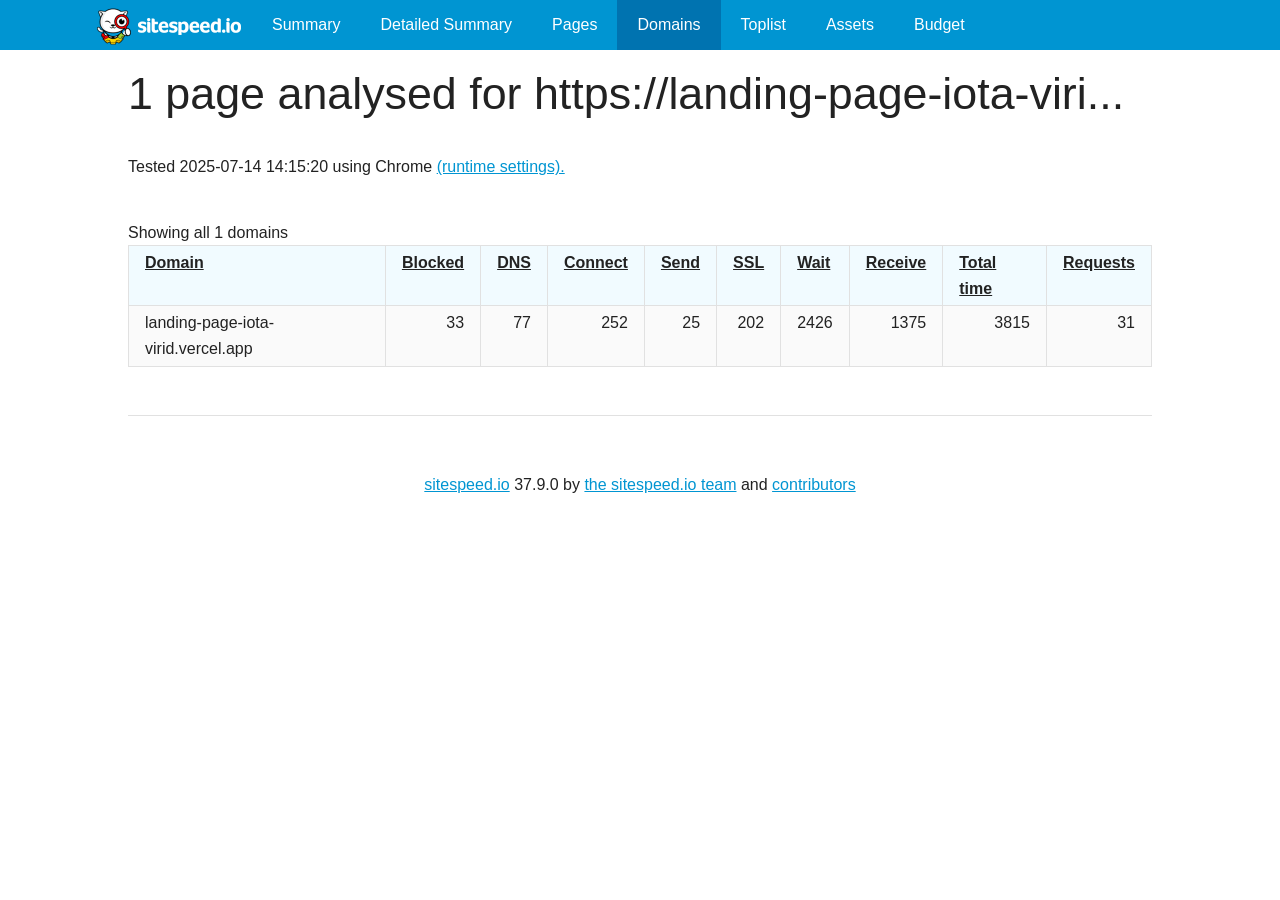
<file: sitespeed-result/landing-page-iota-virid.vercel.app/2025-07-14-14-15-20/domains.html>
<!DOCTYPE html><html lang="en"><head><meta charset="utf-8"><meta name="viewport" content="width=device-width, initial-scale=1"><title>The most used domains for https://landing-page-iota-virid.vercel.app/ tested at 2025-07-14 14:15:20</title><meta name="description" content="A list of the most used domains and the respective timings"><meta name="robots" content="noindex"><link rel="stylesheet" href="css/index-light.min.css"><style type="text/css">
</style><link rel="apple-touch-icon-precomposed" sizes="144x144" href="img/ico/sitespeed.io-144.png"><link rel="apple-touch-icon-precomposed" sizes="114x114" href="img/ico/sitespeed.io-114.png"><link rel="apple-touch-icon-precomposed" sizes="72x72" href="img/ico/sitespeed.io-72.png"><link rel="apple-touch-icon-precomposed" href="img/ico/sitespeed.io-57.png"><link rel="shortcut icon" href="img/ico/sitespeed.io.ico"></head><body><div class="darkblue nav"><div class="navgrid"><div class="logo"><a href="https://www.sitespeed.io/"><img class="navbar-brand" src="img/sitespeed.io-logo.png" width="162" height="50" alt="sitespeed.io logo"></a></div><ul><li><a href="index.html">Summary</a></li><li><a href="detailed.html">Detailed Summary</a></li><li><a href="pages.html">Pages</a></li><li><a class="active" href="domains.html">Domains</a></li><li><a href="toplist.html">Toplist</a></li><li><a href="assets.html">Assets</a></li><li><a href="budget.html">Budget</a></li></ul></div></div><div class="container"><h2 class="url">1 page analysed for https://landing-page-iota-viri...</h2><p class="small">Tested 2025-07-14 14:15:20 using Chrome <a href="settings.html">(runtime settings).</a></p><div>Showing all 1 domains</div><div class="responsive"><table data-sortable id="domains"><thead><tr><th>Domain</th><th>Blocked</th><th>DNS</th><th>Connect</th><th>Send</th><th>SSL</th><th>Wait</th><th>Receive</th><th>Total time</th><th>Requests</th></tr></thead><tr><td class="url assetsurl" data-title="Domain">landing-page-iota-virid.vercel.app</td><td class="number" data-title="Blocked" data-value="33">33</td><td class="number" data-title="DNS" data-value="77">77</td><td class="number" data-title="Connect" data-value="252">252</td><td class="number" data-title="Send" data-value="25">25</td><td class="number" data-title="SSL" data-value="202">202</td><td class="number" data-title="Wait" data-value="2426">2426</td><td class="number" data-title="Receive" data-value="1375">1375</td><td class="number" data-title="Total time" data-value="3815">3815</td><td class="number" data-title="Requests">31</td></tr></table></div><footer><hr><p><a href="https://www.sitespeed.io">sitespeed.io</a>  37.9.0  by <a href="https://www.sitespeed.io/aboutus/">the sitespeed.io team</a> and <a href="https://github.com/sitespeedio/sitespeed.io/blob/main/CONTRIBUTORS.md">contributors</a></p></footer></div><script src="js/sortable.min.js"></script><script src="js/chartist.min.js"></script><script src="js/chartist-plugin-axistitle.min.js"></script><script src="js/chartist-plugin-tooltip.min.js"></script><script src="js/chartist-plugin-legend.min.js"></script></body></html>
</file>
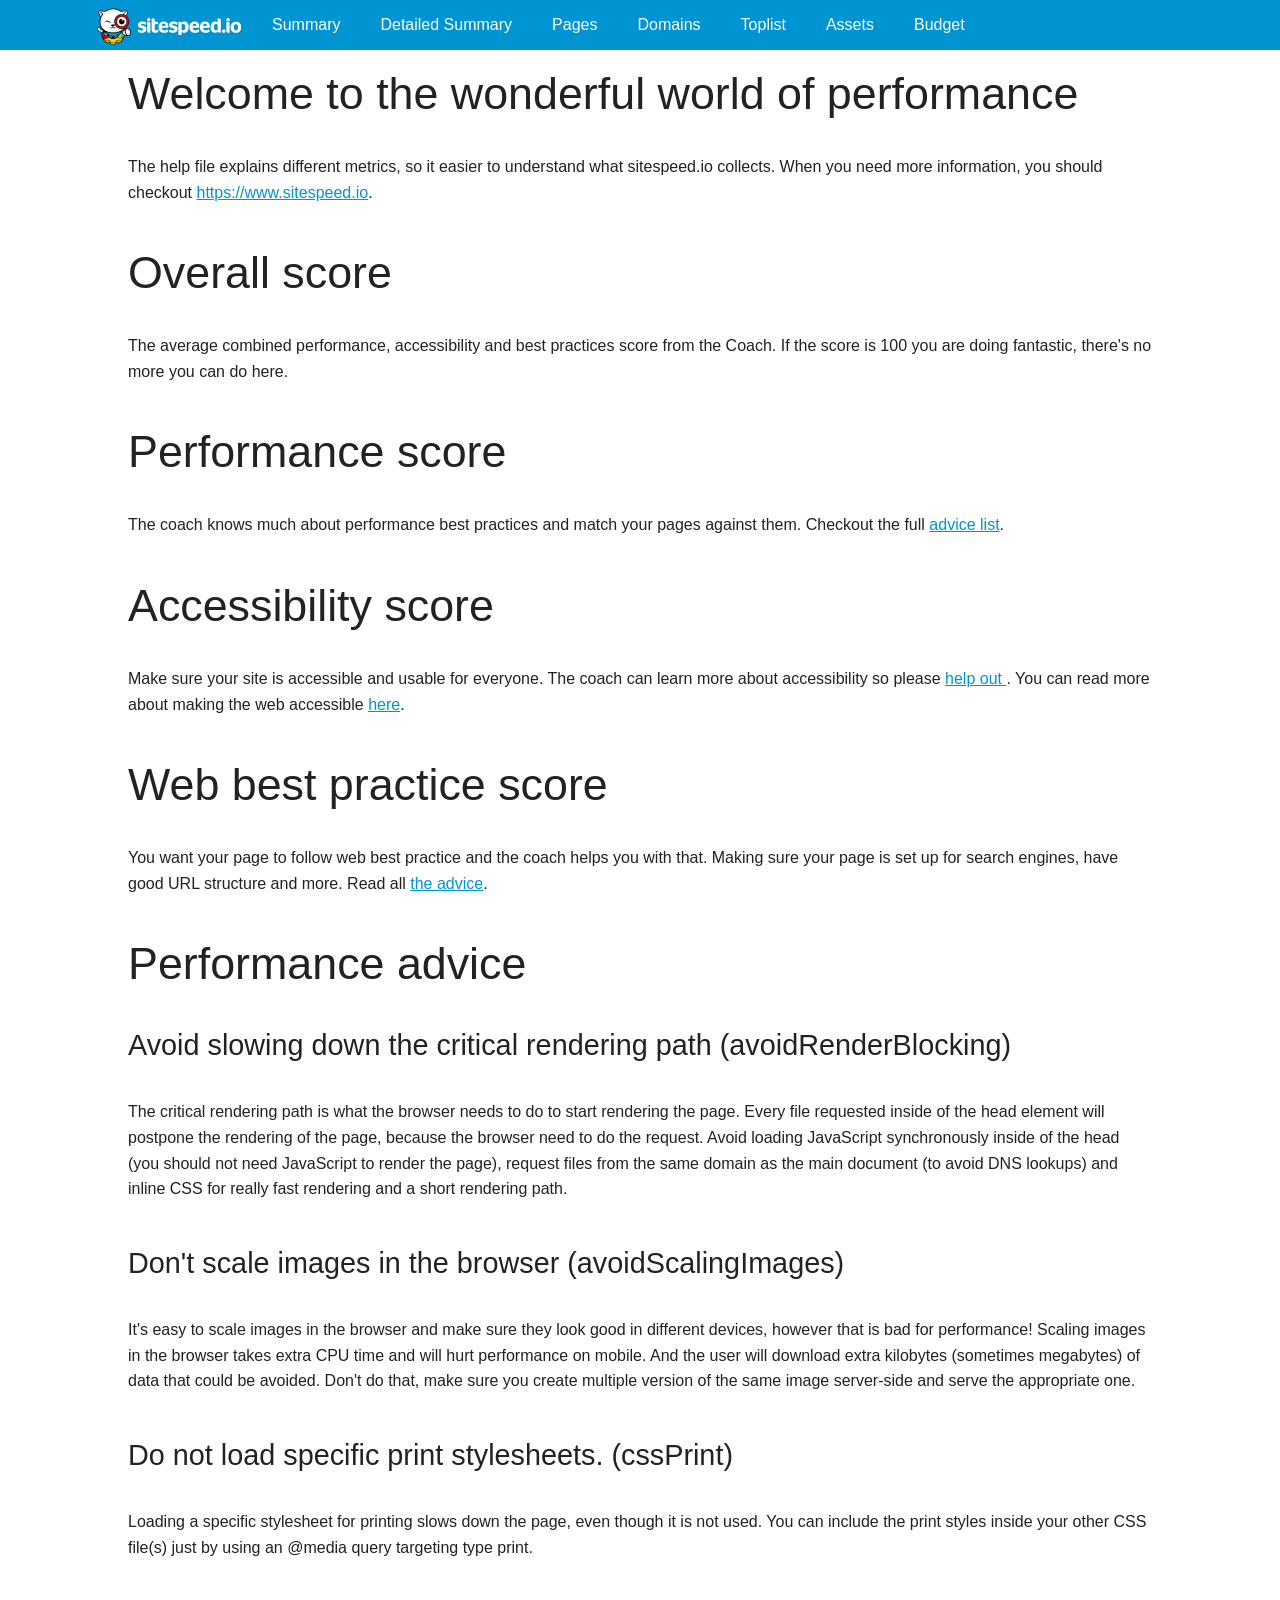
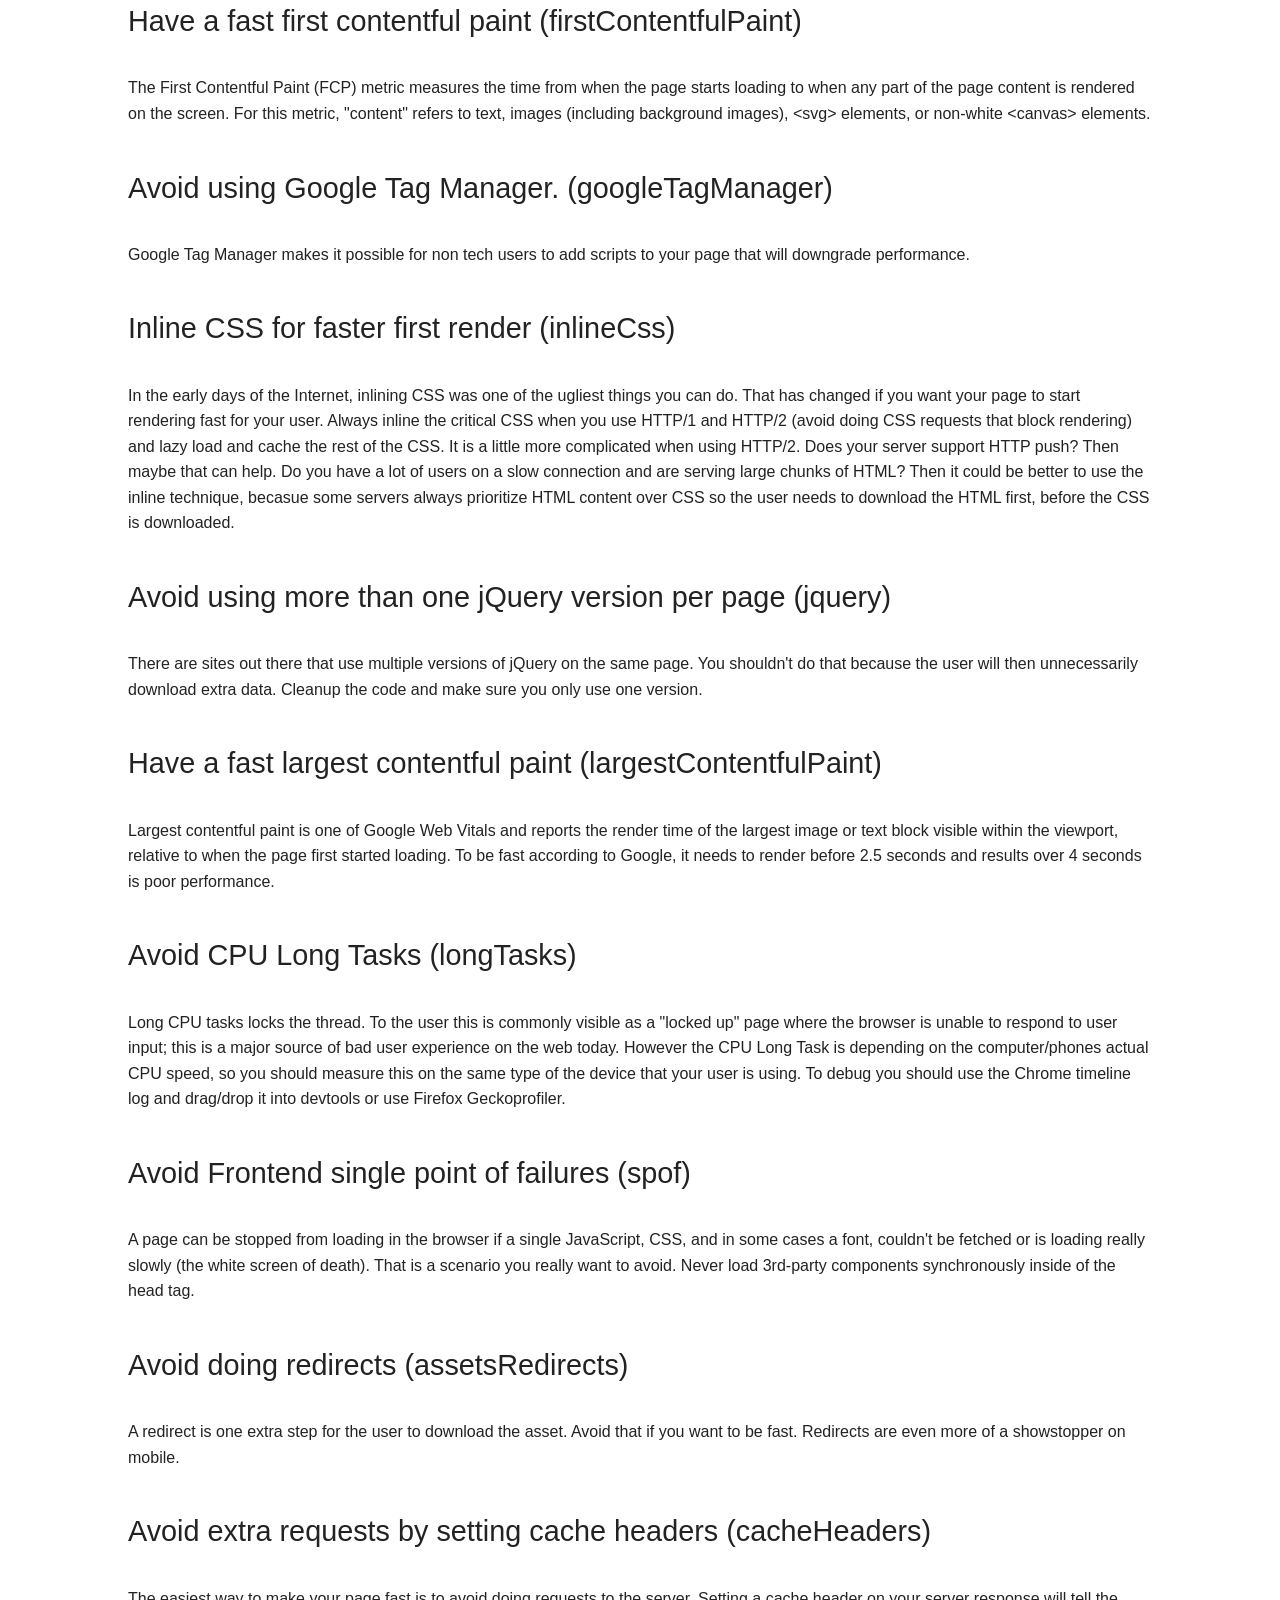
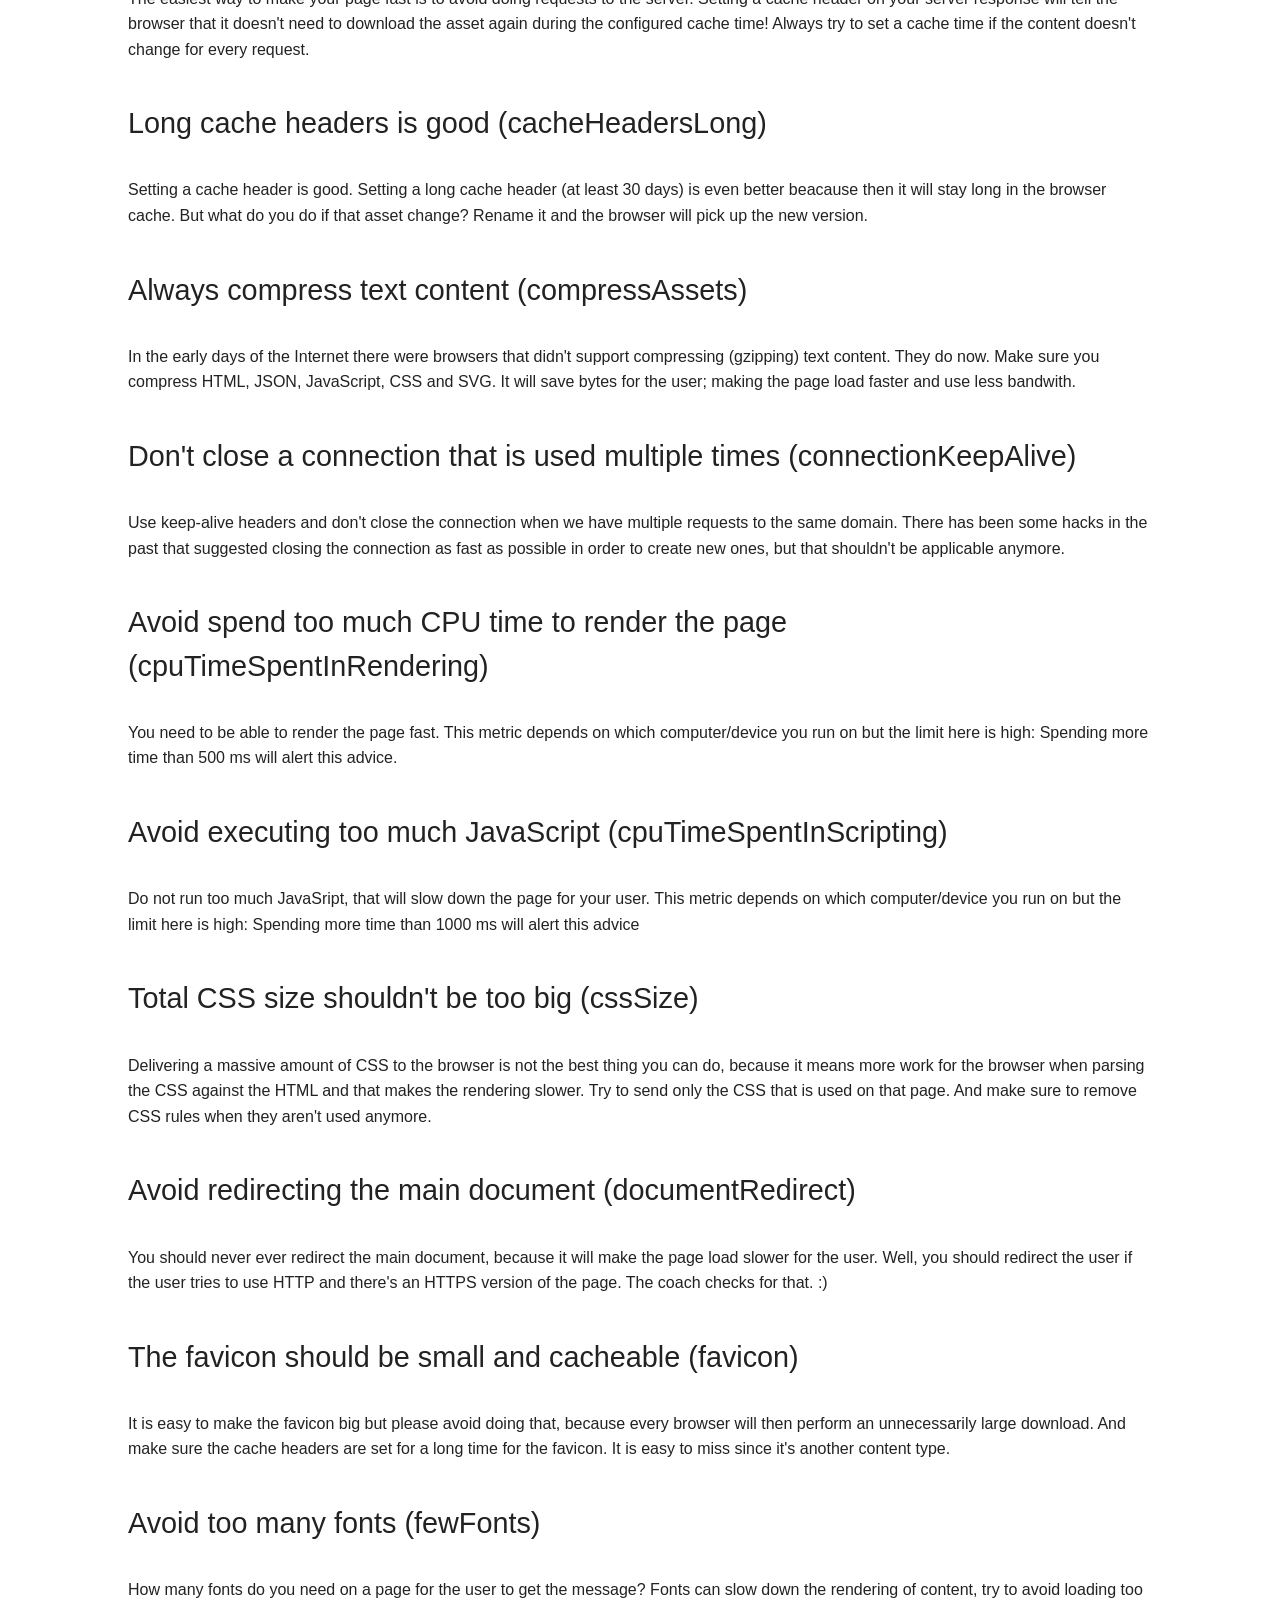
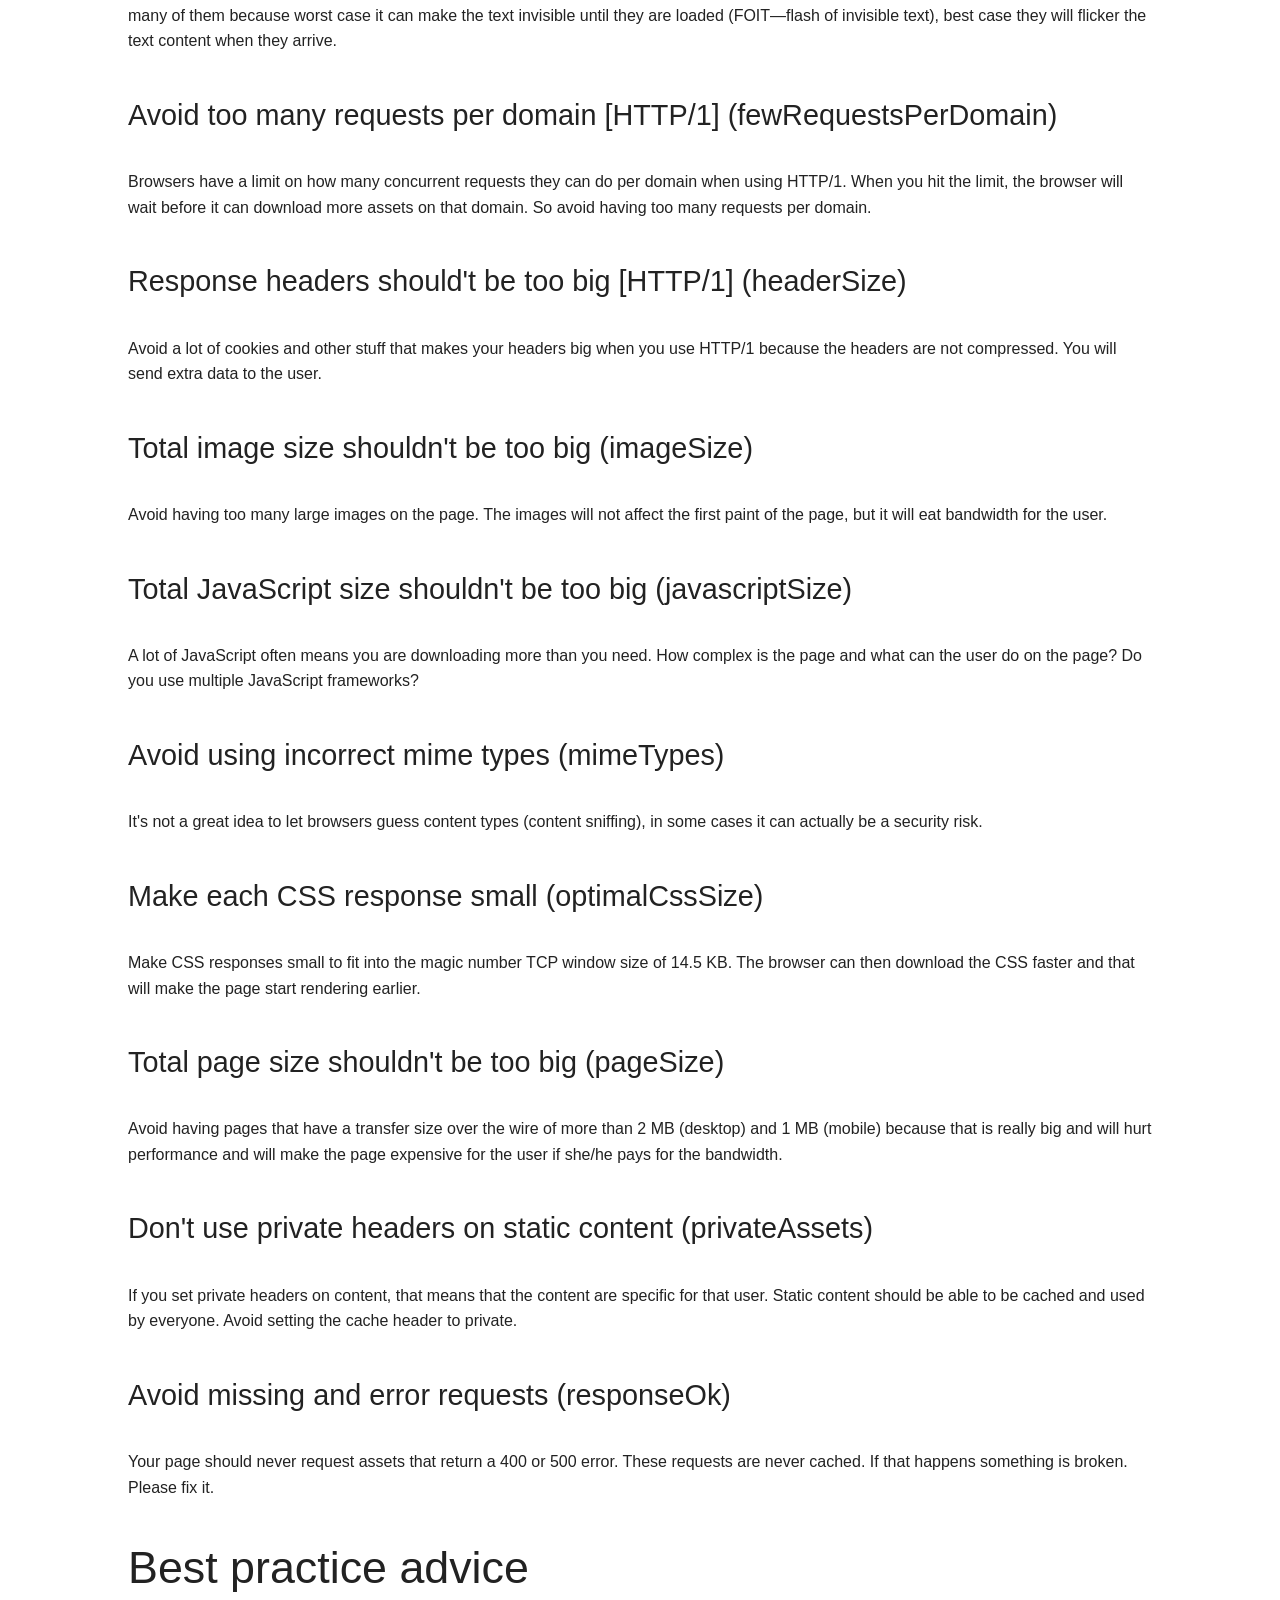
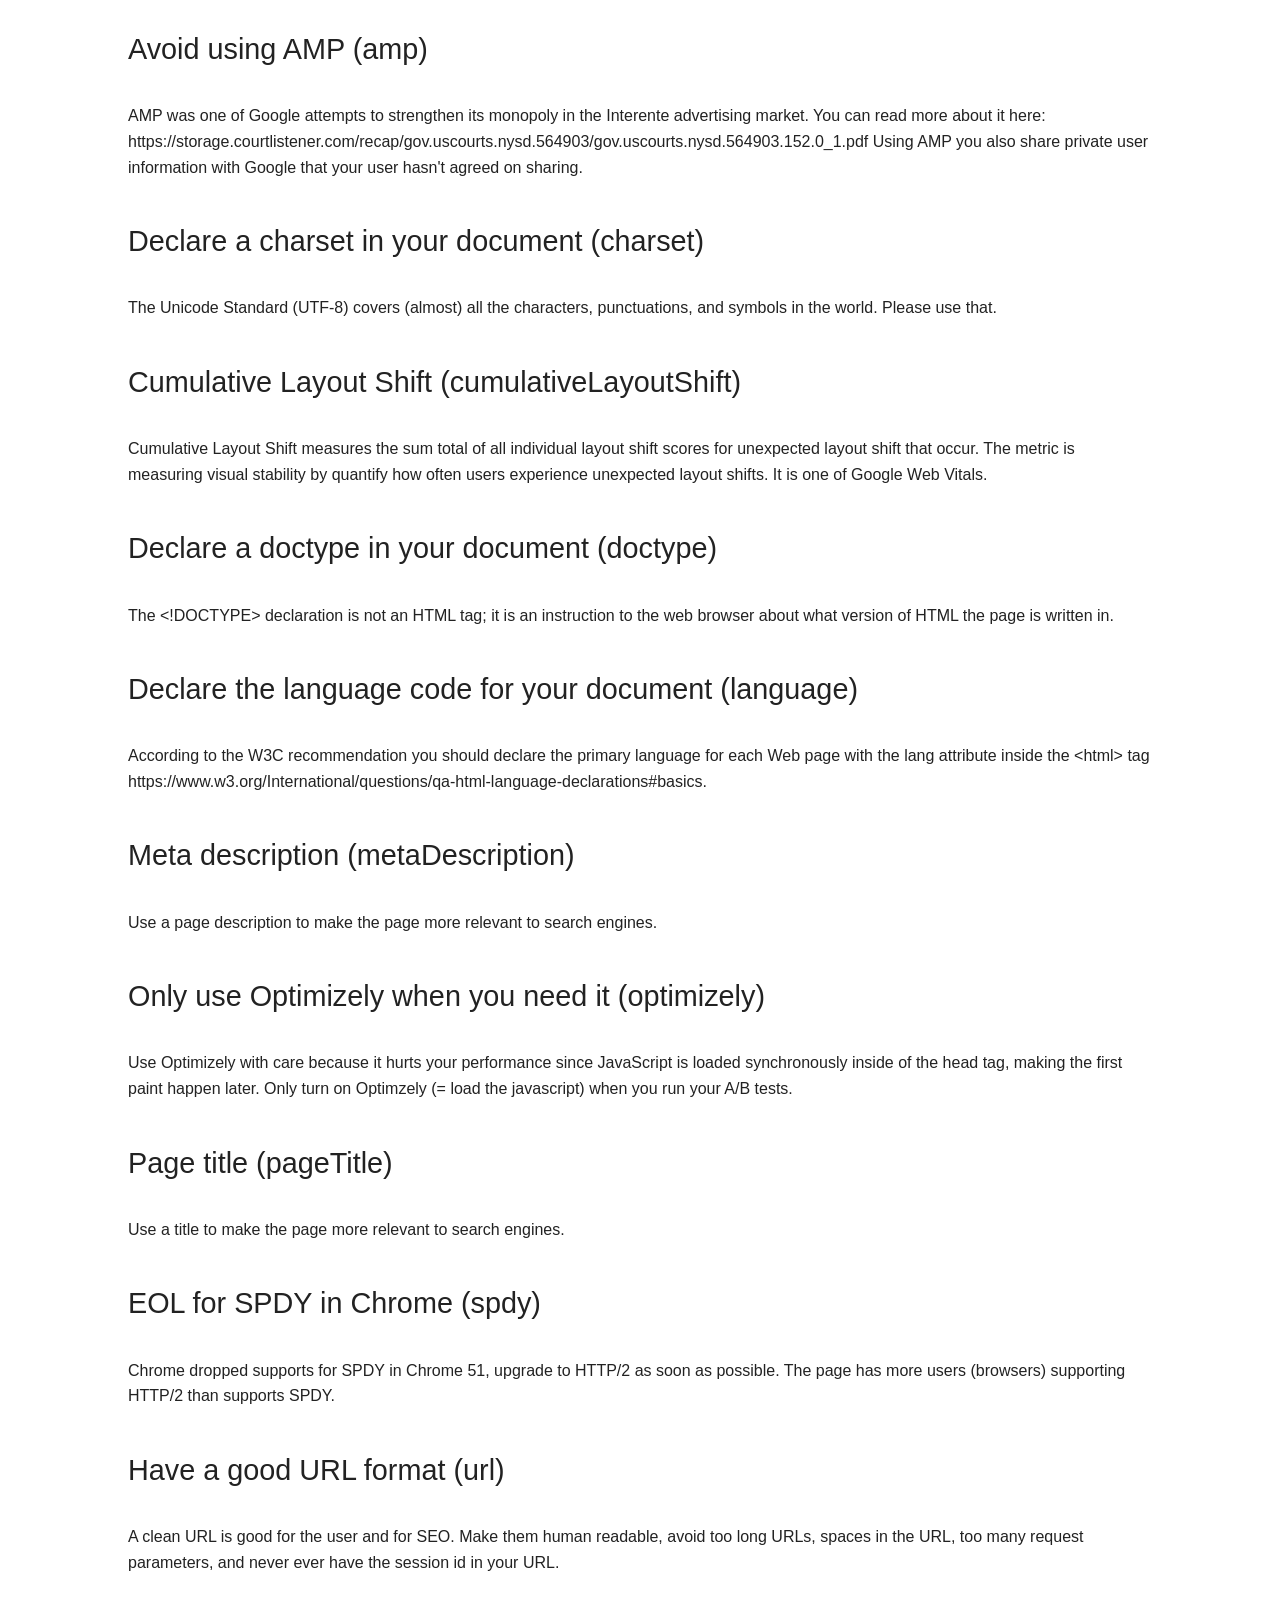
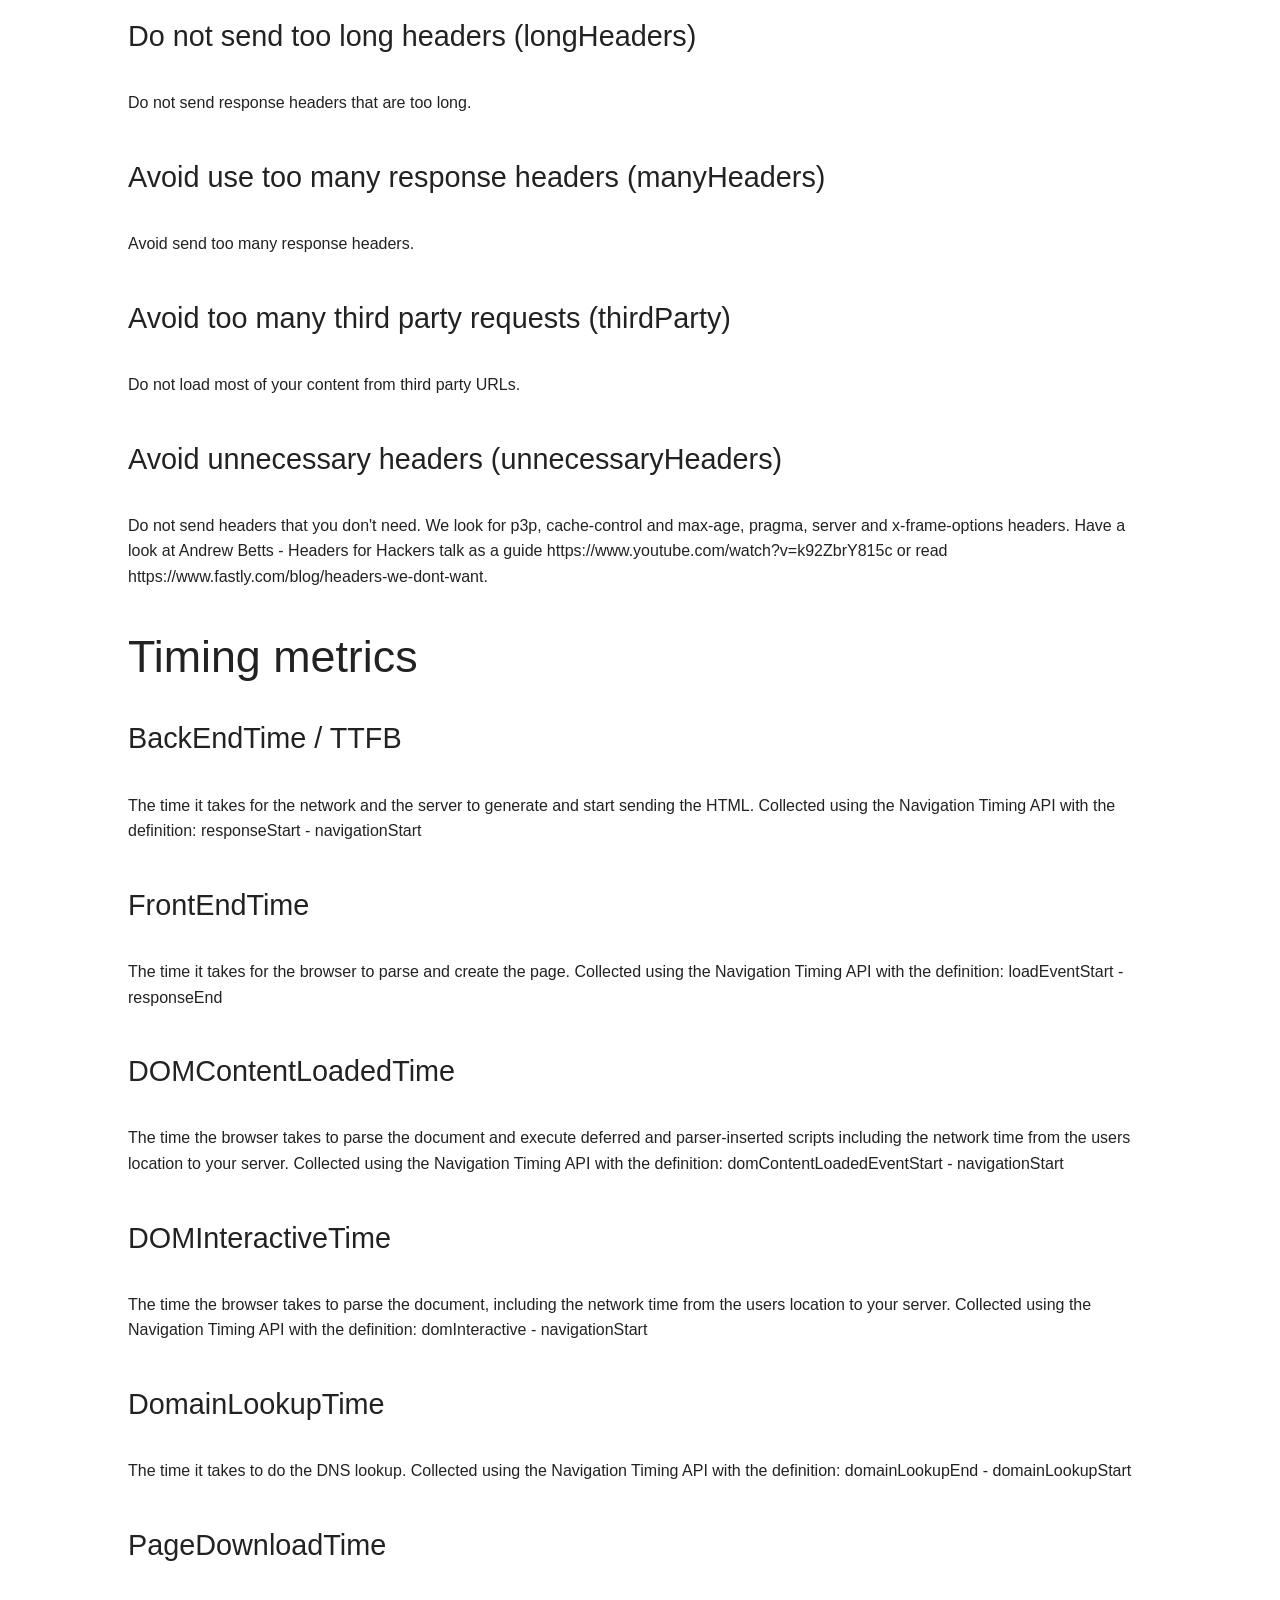
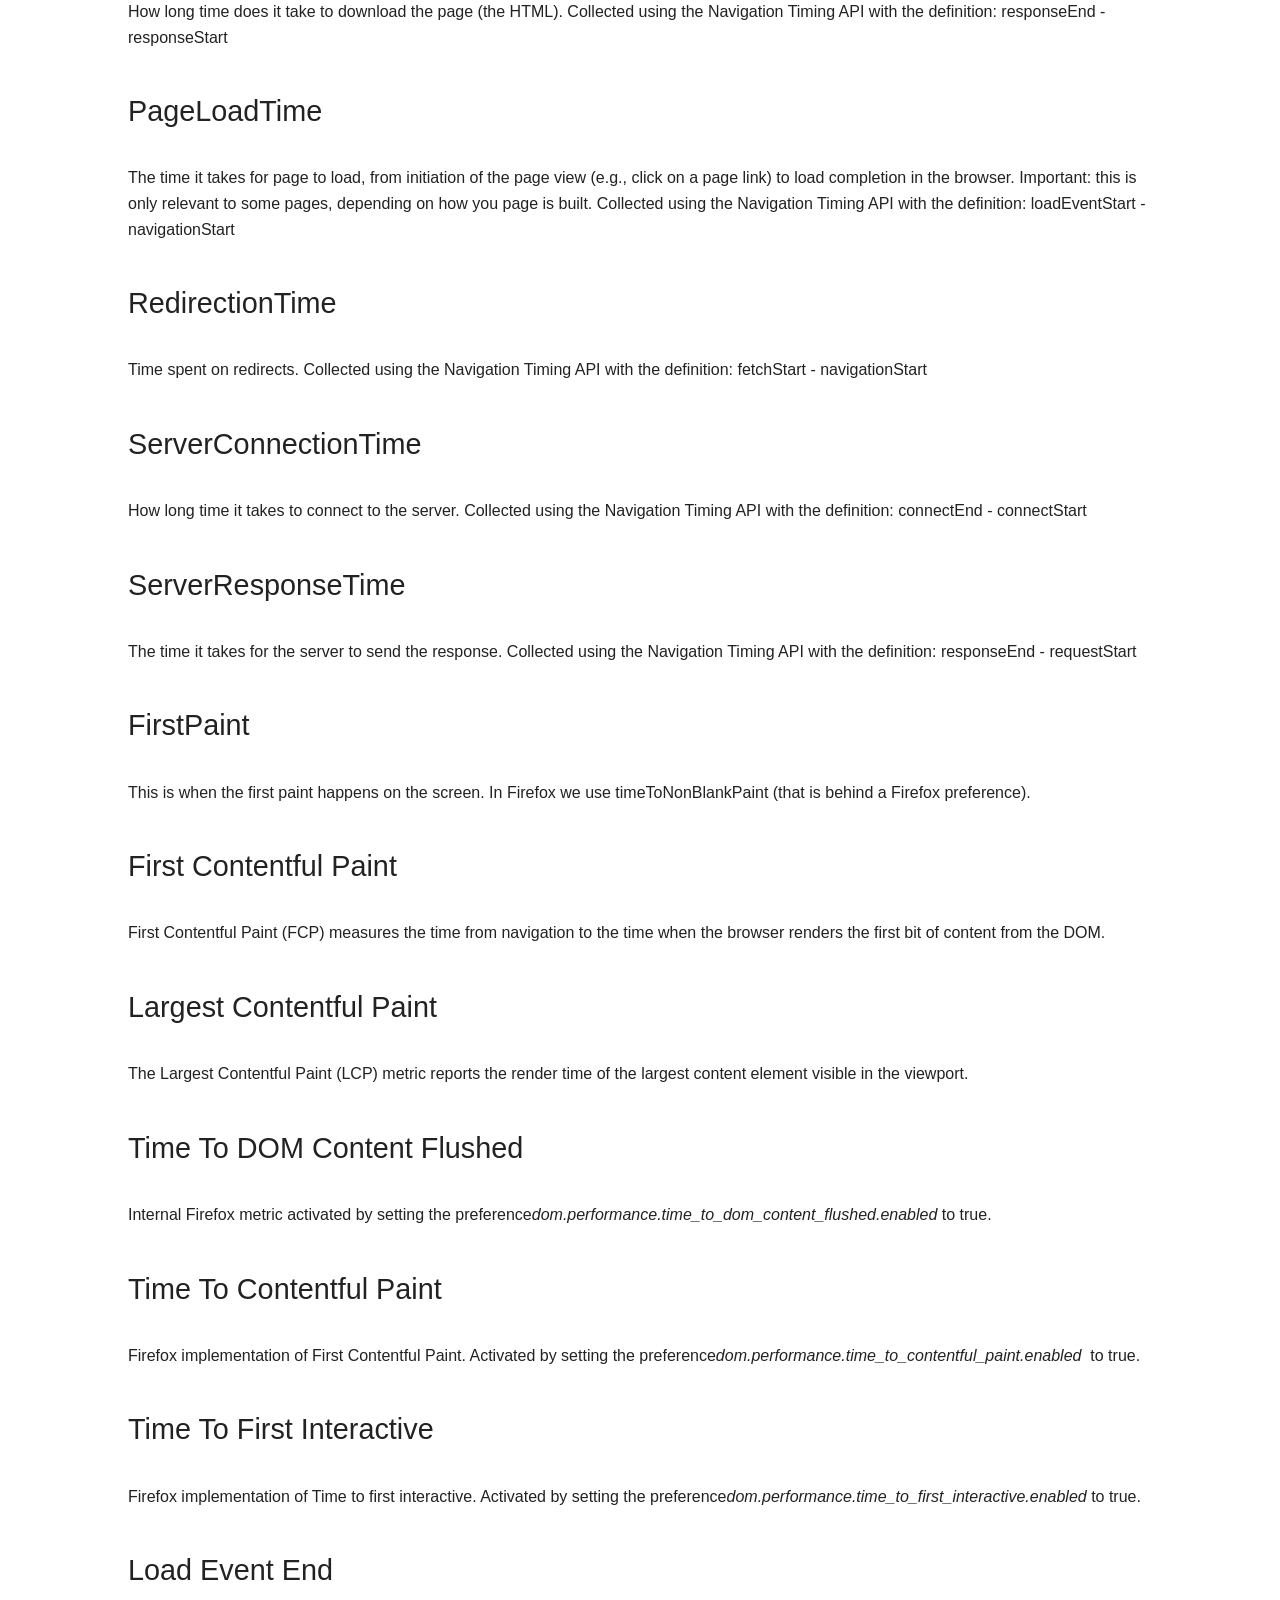
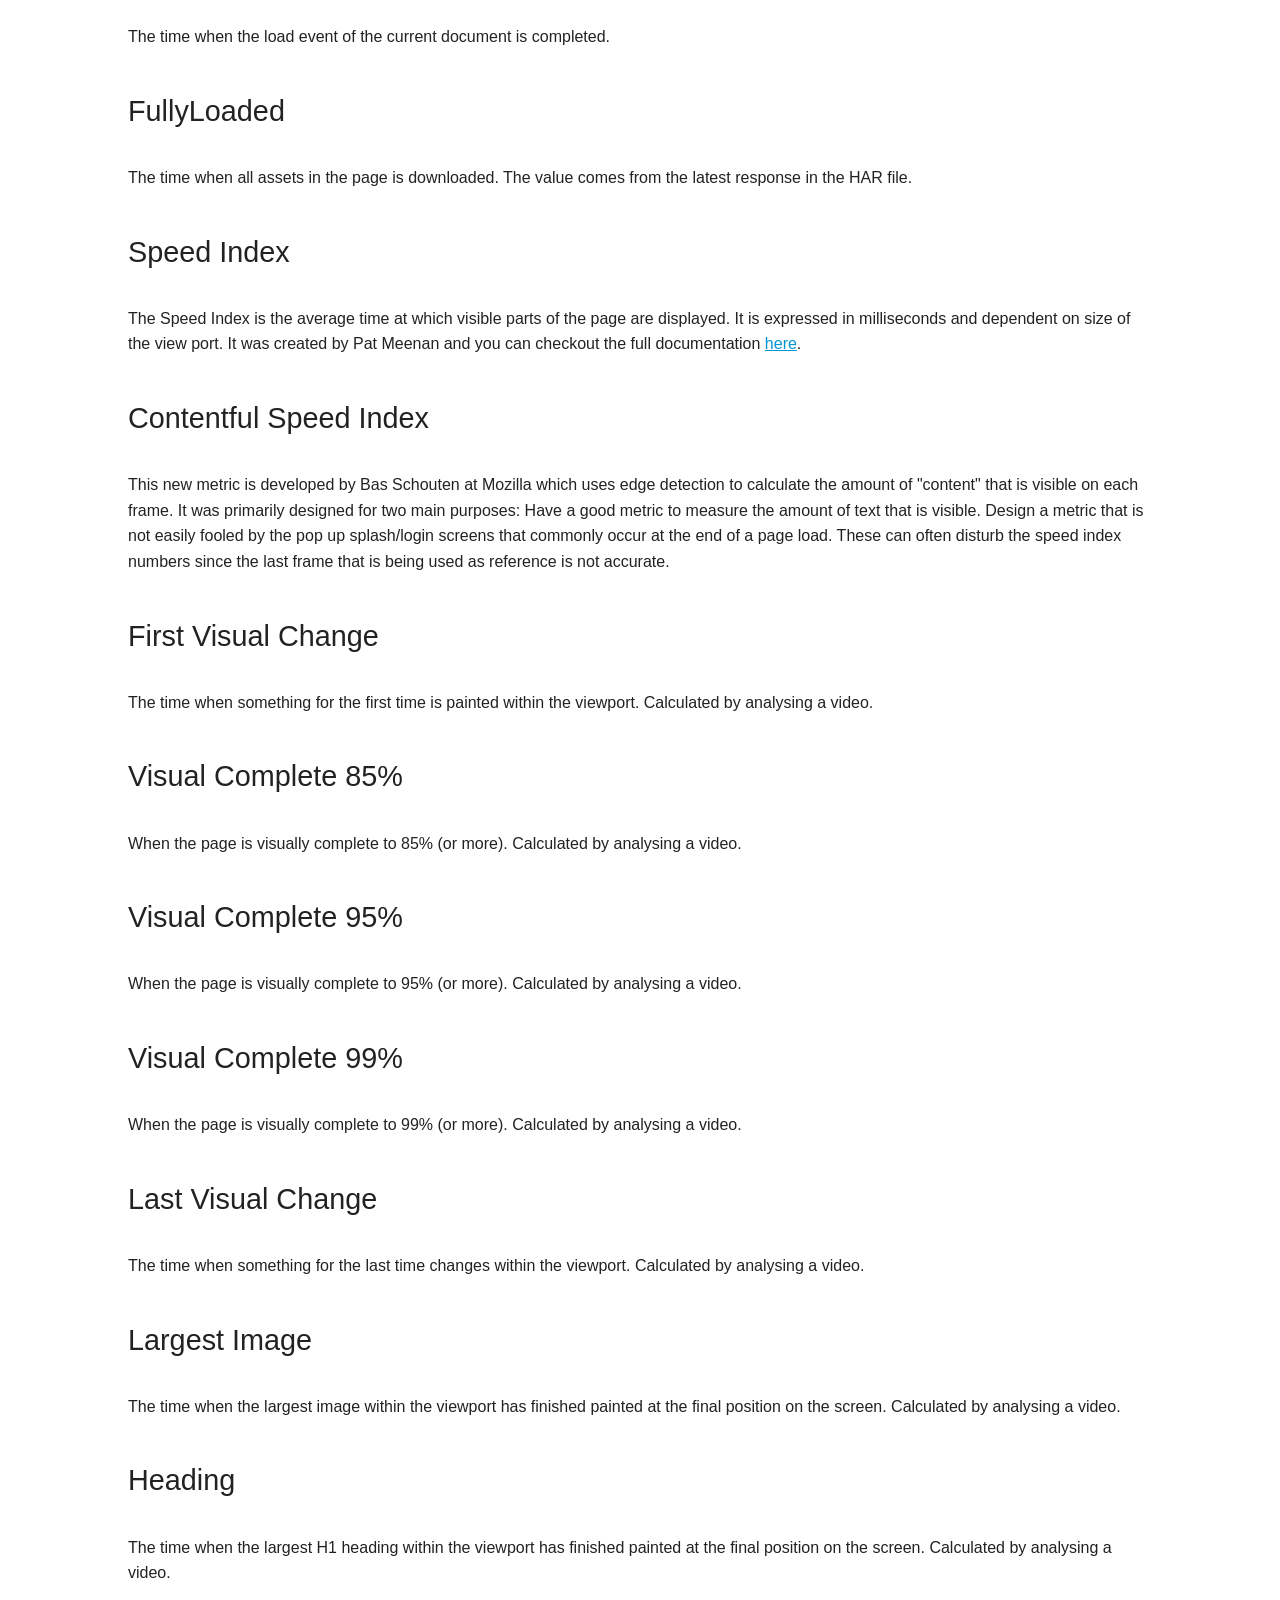
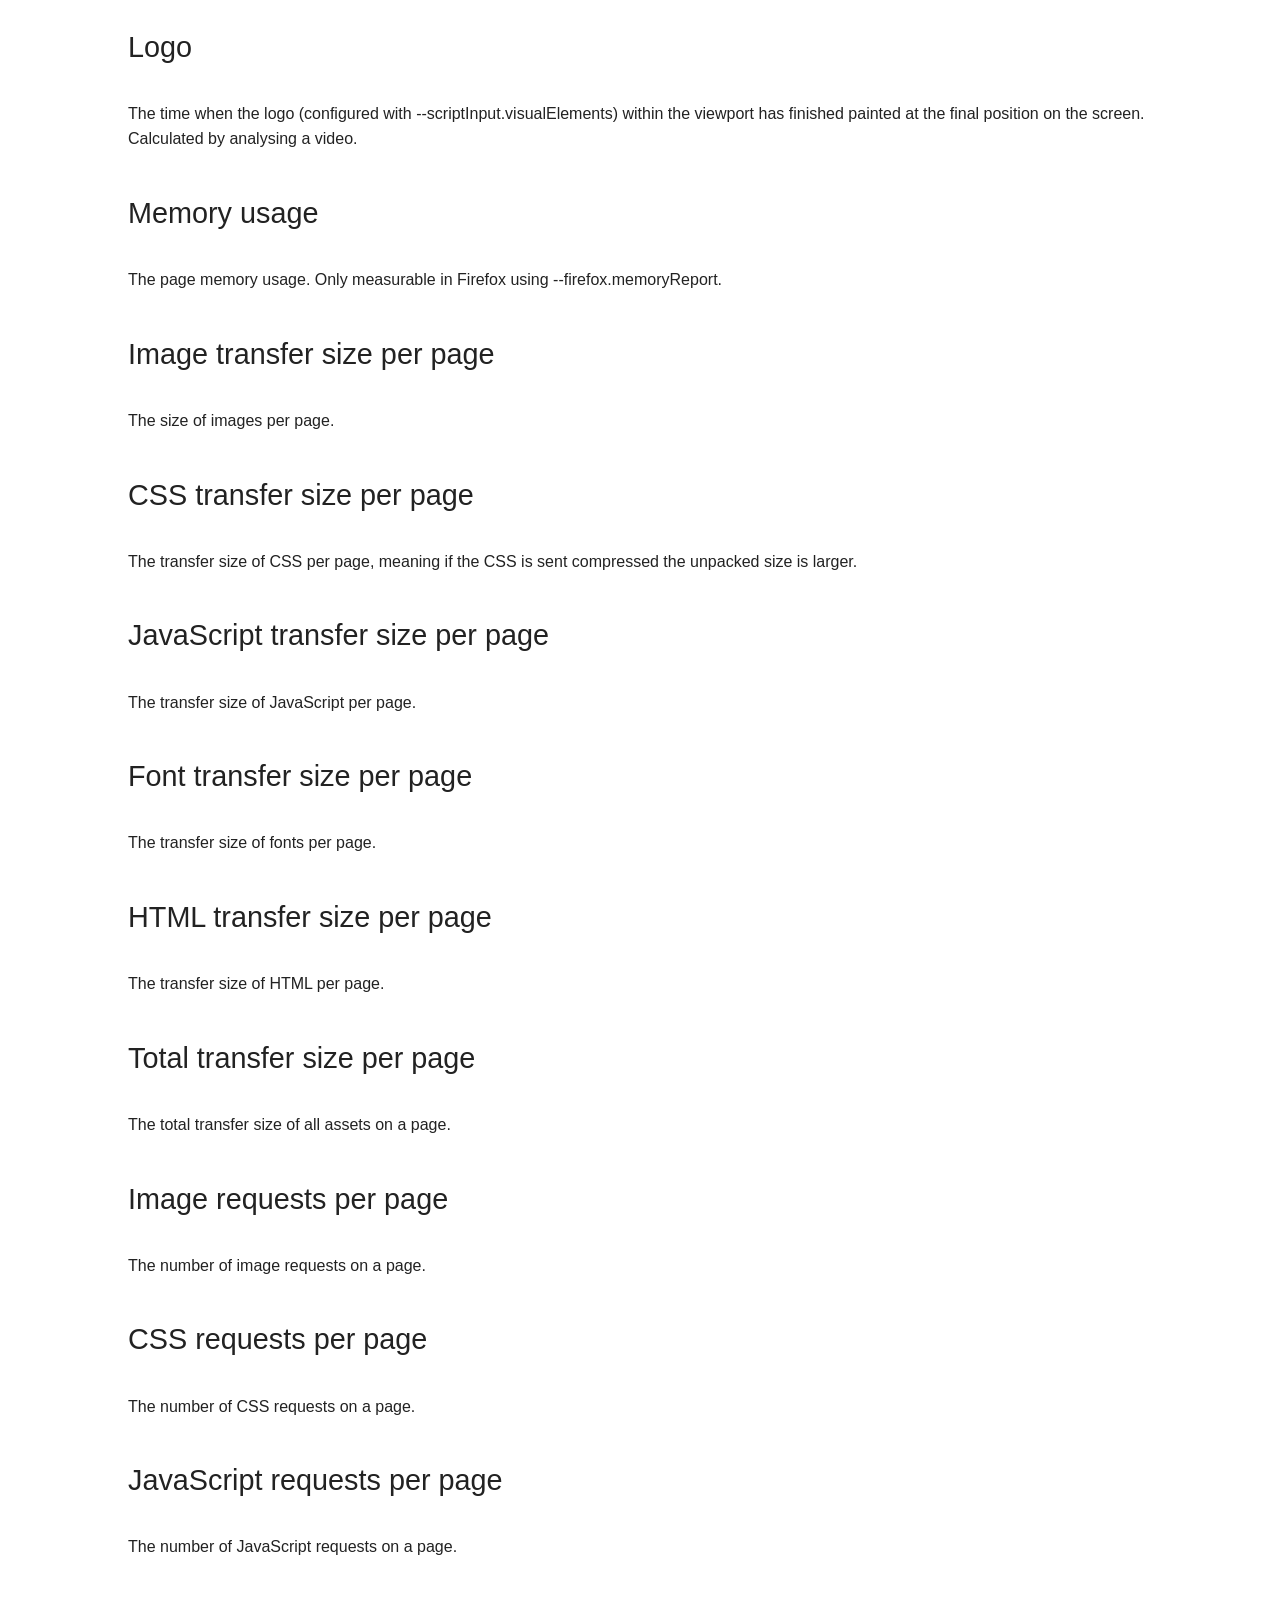
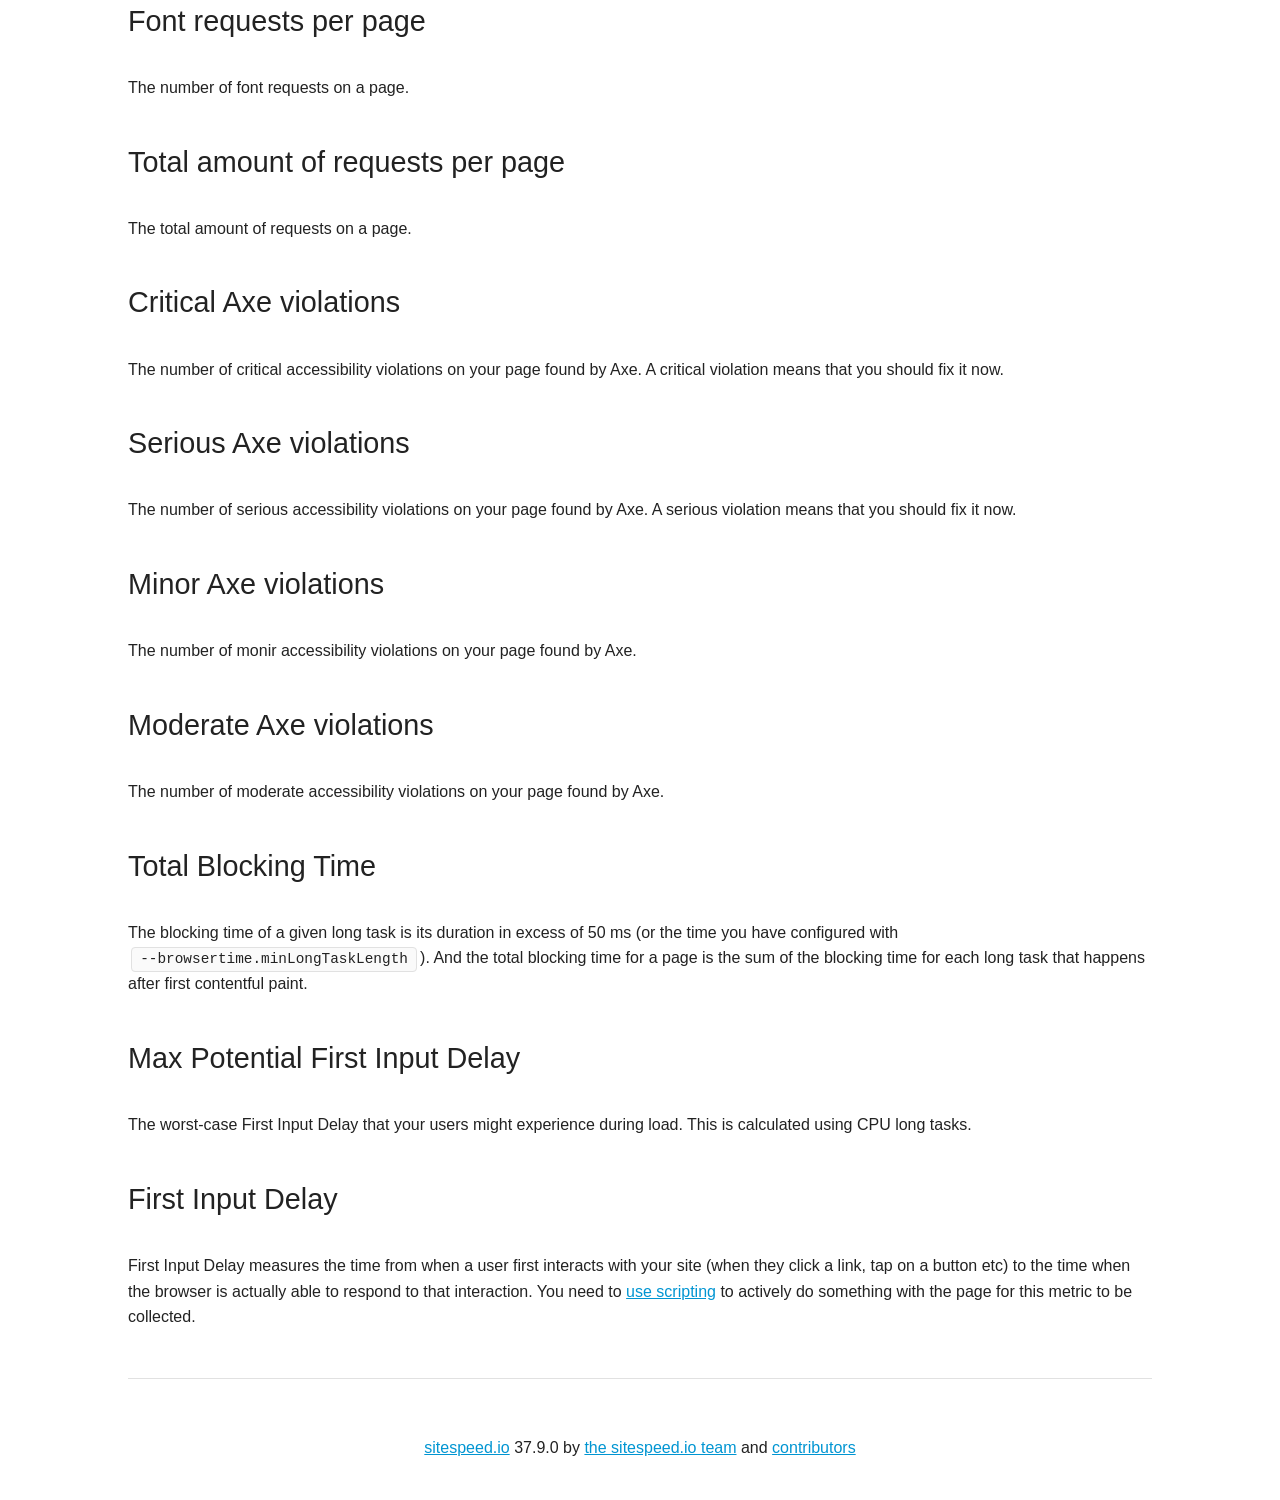
<file: sitespeed-result/landing-page-iota-virid.vercel.app/2025-07-14-14-15-20/help.html>
<!DOCTYPE html><html lang="en"><head><meta charset="utf-8"><meta name="viewport" content="width=device-width, initial-scale=1"><title>Definitions and help in for all the metrics</title><meta name="description" content=""><meta name="robots" content="noindex"><link rel="stylesheet" href="css/index-light.min.css"><style type="text/css">
</style><link rel="apple-touch-icon-precomposed" sizes="144x144" href="img/ico/sitespeed.io-144.png"><link rel="apple-touch-icon-precomposed" sizes="114x114" href="img/ico/sitespeed.io-114.png"><link rel="apple-touch-icon-precomposed" sizes="72x72" href="img/ico/sitespeed.io-72.png"><link rel="apple-touch-icon-precomposed" href="img/ico/sitespeed.io-57.png"><link rel="shortcut icon" href="img/ico/sitespeed.io.ico"></head><body><div class="darkblue nav"><div class="navgrid"><div class="logo"><a href="https://www.sitespeed.io/"><img class="navbar-brand" src="img/sitespeed.io-logo.png" width="162" height="50" alt="sitespeed.io logo"></a></div><ul><li><a href="index.html">Summary</a></li><li><a href="detailed.html">Detailed Summary</a></li><li><a href="pages.html">Pages</a></li><li><a href="domains.html">Domains</a></li><li><a href="toplist.html">Toplist</a></li><li><a href="assets.html">Assets</a></li><li><a href="budget.html">Budget</a></li></ul></div></div><div class="container"><h2>Welcome to the wonderful world of performance</h2><p>The help file explains different metrics, so it easier to understand what sitespeed.io collects. When you need more information, you should checkout&nbsp;<a href="https://www.sitespeed.io">https://www.sitespeed.io</a>.</p><h2 id="overallScore">Overall score</h2><p>The average combined performance, accessibility and best practices score from the Coach. If the score is 100 you are doing fantastic, there's no more you can do here.</p><h2 id="performanceScore">Performance score</h2><p>The coach knows much about performance best practices and match your pages against them. Checkout the full&nbsp;<a href="#performanceAdvice">advice list</a>.</p><h2 id="accessibilityScore">Accessibility score</h2><p>Make sure your site is accessible and usable for everyone. The coach can learn more about accessibility so please&nbsp;<a href="https://github.com/sitespeedio/coach/issues/new">help out&nbsp;</a>. You can read more about making the web accessible&nbsp;<a href="https://www.marcozehe.de/2015/12/14/the-web-accessibility-basics/">here</a>.</p><h2 id="bestPracticeScore">Web best practice score</h2><p>You want your page to follow web best practice and the coach helps you with that. Making sure your page is set up for search engines, have good URL structure and more. Read all&nbsp;<a href="#bestPracticeAdvice">the advice</a>.</p><h2 id="performanceAdvice">Performance advice</h2><h5 id="avoidRenderBlocking">Avoid slowing down the critical rendering path (avoidRenderBlocking)</h5><p>The critical rendering path is what the browser needs to do to start rendering the page. Every file requested inside of the head element will postpone the rendering of the page, because the browser need to do the request. Avoid loading JavaScript synchronously inside of the head (you should not need JavaScript to render the page), request files from the same domain as the main document (to avoid DNS lookups) and inline CSS for really fast rendering and a short rendering path.</p><h5 id="avoidScalingImages">Don't scale images in the browser (avoidScalingImages)</h5><p>It's easy to scale images in the browser and make sure they look good in different devices, however that is bad for performance! Scaling images in the browser takes extra CPU time and will hurt performance on mobile. And the user will download extra kilobytes (sometimes megabytes) of data that could be avoided. Don't do that, make sure you create multiple version of the same image server-side and serve the appropriate one.</p><h5 id="cssPrint">Do not load specific print stylesheets. (cssPrint)</h5><p>Loading a specific stylesheet for printing slows down the page, even though it is not used. You can include the print styles inside your other CSS file(s) just by using an @media query targeting type print.</p><h5 id="firstContentfulPaint">Have a fast first contentful paint (firstContentfulPaint)</h5><p>The First Contentful Paint (FCP) metric measures the time from when the page starts loading to when any part of the page content is rendered on the screen. For this metric, &quot;content&quot; refers to text, images (including background images), &lt;svg&gt; elements, or non-white &lt;canvas&gt; elements.</p><h5 id="googleTagManager">Avoid using Google Tag Manager. (googleTagManager)</h5><p>Google Tag Manager makes it possible for non tech users to add scripts to your page that will downgrade performance.</p><h5 id="inlineCss">Inline CSS for faster first render (inlineCss)</h5><p>In the early days of the Internet, inlining CSS was one of the ugliest things you can do. That has changed if you want your page to start rendering fast for your user. Always inline the critical CSS when you use HTTP/1 and HTTP/2 (avoid doing CSS requests that block rendering) and lazy load and cache the rest of the CSS. It is a little more complicated when using HTTP/2. Does your server support HTTP push? Then maybe that can help. Do you have a lot of users on a slow connection and are serving large chunks of HTML? Then it could be better to use the inline technique, becasue some servers always prioritize HTML content over CSS so the user needs to download the HTML first, before the CSS is downloaded.</p><h5 id="jquery">Avoid using more than one jQuery version per page (jquery)</h5><p>There are sites out there that use multiple versions of jQuery on the same page. You shouldn't do that because the user will then unnecessarily download extra data. Cleanup the code and make sure you only use one version.</p><h5 id="largestContentfulPaint">Have a fast largest contentful paint (largestContentfulPaint)</h5><p>Largest contentful paint is one of Google Web Vitals and reports the render time of the largest image or text block visible within the viewport, relative to when the page first started loading. To be fast according to Google, it needs to render before 2.5 seconds and results over 4 seconds is poor performance.</p><h5 id="longTasks">Avoid CPU Long Tasks (longTasks)</h5><p>Long CPU tasks locks the thread. To the user this is commonly visible as a &quot;locked up&quot; page where the browser is unable to respond to user input; this is a major source of bad user experience on the web today. However the CPU Long Task is depending on the computer/phones actual CPU speed, so you should measure this on the same type of the device that your user is using. To debug you should use the Chrome timeline log and drag/drop it into devtools or use Firefox Geckoprofiler.</p><h5 id="spof">Avoid Frontend single point of failures (spof)</h5><p>A page can be stopped from loading in the browser if a single JavaScript, CSS, and in some cases a font, couldn't be fetched or is loading really slowly (the white screen of death). That is a scenario you really want to avoid. Never load 3rd-party components synchronously inside of the head tag.</p><h5 id="assetsRedirects">Avoid doing redirects (assetsRedirects)</h5><p>A redirect is one extra step for the user to download the asset. Avoid that if you want to be fast. Redirects are even more of a showstopper on mobile.</p><h5 id="cacheHeaders">Avoid extra requests by setting cache headers (cacheHeaders)</h5><p>The easiest way to make your page fast is to avoid doing requests to the server. Setting a cache header on your server response will tell the browser that it doesn't need to download the asset again during the configured cache time! Always try to set a cache time if the content doesn't change for every request.</p><h5 id="cacheHeadersLong">Long cache headers is good (cacheHeadersLong)</h5><p>Setting a cache header is good. Setting a long cache header (at least 30 days) is even better beacause then it will stay long in the browser cache. But what do you do if that asset change? Rename it and the browser will pick up the new version.</p><h5 id="compressAssets">Always compress text content (compressAssets)</h5><p>In the early days of the Internet there were browsers that didn't support compressing (gzipping) text content. They do now. Make sure you compress HTML, JSON, JavaScript, CSS and SVG. It will save bytes for the user; making the page load faster and use less bandwith. </p><h5 id="connectionKeepAlive">Don't close a connection that is used multiple times (connectionKeepAlive)</h5><p>Use keep-alive headers and don't close the connection when we have multiple requests to the same domain. There has been some hacks in the past that suggested closing the connection as fast as possible in order to create new ones, but that shouldn't be applicable anymore.</p><h5 id="cpuTimeSpentInRendering">Avoid spend too much CPU time to render the page (cpuTimeSpentInRendering)</h5><p>You need to be able to render the page fast. This metric depends on which computer/device you run on but the limit here is high: Spending more time than 500 ms will alert this advice.</p><h5 id="cpuTimeSpentInScripting">Avoid executing too much JavaScript (cpuTimeSpentInScripting)</h5><p>Do not run too much JavaSript, that will slow down the page for your user. This metric depends on which computer/device you run on but the limit here is high: Spending more time than 1000 ms will alert this advice</p><h5 id="cssSize">Total CSS size shouldn't be too big (cssSize)</h5><p>Delivering a massive amount of CSS to the browser is not the best thing you can do, because it means more work for the browser when parsing the CSS against the HTML and that makes the rendering slower. Try to send only the CSS that is used on that page. And make sure to remove CSS rules when they aren't used anymore.</p><h5 id="documentRedirect">Avoid redirecting the main document (documentRedirect)</h5><p>You should never ever redirect the main document, because it will make the page load slower for the user. Well, you should redirect the user if the user tries to use HTTP and there's an HTTPS version of the page. The coach checks for that. :)</p><h5 id="favicon">The favicon should be small and cacheable (favicon)</h5><p>It is easy to make the favicon big but please avoid doing that, because every browser will then perform an unnecessarily large download. And make sure the cache headers are set for a long time for the favicon. It is easy to miss since it's another content type.</p><h5 id="fewFonts">Avoid too many fonts (fewFonts)</h5><p>How many fonts do you need on a page for the user to get the message? Fonts can slow down the rendering of content, try to avoid loading too many of them because worst case it can make the text invisible until they are loaded (FOIT—flash of invisible text), best case they will flicker the text content when they arrive.</p><h5 id="fewRequestsPerDomain">Avoid too many requests per domain [HTTP/1] (fewRequestsPerDomain)</h5><p>Browsers have a limit on how many concurrent requests they can do per domain when using HTTP/1. When you hit the limit, the browser will wait before it can download more assets on that domain. So avoid having too many requests per domain.</p><h5 id="headerSize">Response headers should't be too big [HTTP/1] (headerSize)</h5><p>Avoid a lot of cookies and other stuff that makes your headers big when you use HTTP/1 because the headers are not compressed. You will send extra data to the user.</p><h5 id="imageSize">Total image size shouldn't be too big (imageSize)</h5><p>Avoid having too many large images on the page. The images will not affect the first paint of the page, but it will eat bandwidth for the user.</p><h5 id="javascriptSize">Total JavaScript size shouldn't be too big (javascriptSize)</h5><p>A lot of JavaScript often means you are downloading more than you need. How complex is the page and what can the user do on the page? Do you use multiple JavaScript frameworks?</p><h5 id="mimeTypes">Avoid using incorrect mime types (mimeTypes)</h5><p>It's not a great idea to let browsers guess content types (content sniffing), in some cases it can actually be a security risk.</p><h5 id="optimalCssSize">Make each CSS response small (optimalCssSize)</h5><p>Make CSS responses small to fit into the magic number TCP window size of 14.5 KB. The browser can then download the CSS faster and that will make the page start rendering earlier.</p><h5 id="pageSize">Total page size shouldn't be too big (pageSize)</h5><p>Avoid having pages that have a transfer size over the wire of more than 2 MB (desktop) and 1 MB (mobile) because that is really big and will hurt performance and will make the page expensive for the user if she/he pays for the bandwidth.</p><h5 id="privateAssets">Don't use private headers on static content (privateAssets)</h5><p>If you set private headers on content, that means that the content are specific for that user. Static content should be able to be cached and used by everyone. Avoid setting the cache header to private.</p><h5 id="responseOk">Avoid missing and error requests (responseOk)</h5><p>Your page should never request assets that return a 400 or 500 error. These requests are never cached. If that happens something is broken. Please fix it.</p><h2 id="bestPracticeAdvice">Best practice advice</h2><h5 id="amp">Avoid using AMP (amp)</h5><p>AMP was one of Google attempts to strengthen its monopoly in the Interente advertising market. You can read more about it here: https://storage.courtlistener.com/recap/gov.uscourts.nysd.564903/gov.uscourts.nysd.564903.152.0_1.pdf Using AMP you also share private user information with Google that your user hasn't agreed on sharing.</p><h5 id="charset">Declare a charset in your document (charset)</h5><p>The Unicode Standard (UTF-8) covers (almost) all the characters, punctuations, and symbols in the world. Please use that.</p><h5 id="cumulativeLayoutShift">Cumulative Layout Shift (cumulativeLayoutShift)</h5><p>Cumulative Layout Shift measures the sum total of all individual layout shift scores for unexpected layout shift that occur. The metric is measuring visual stability by quantify how often users experience unexpected layout shifts. It is one of Google Web Vitals.</p><h5 id="doctype">Declare a doctype in your document (doctype)</h5><p>The &lt;!DOCTYPE&gt; declaration is not an HTML tag; it is an instruction to the web browser about what version of HTML the page is written in.</p><h5 id="language">Declare the language code for your document (language)</h5><p>According to the W3C recommendation you should declare the primary language for each Web page with the lang attribute inside the &lt;html&gt; tag https://www.w3.org/International/questions/qa-html-language-declarations#basics.</p><h5 id="metaDescription">Meta description (metaDescription)</h5><p>Use a page description to make the page more relevant to search engines.</p><h5 id="optimizely">Only use Optimizely when you need it (optimizely)</h5><p>Use Optimizely with care because it hurts your performance since JavaScript is loaded synchronously inside of the head tag, making the first paint happen later. Only turn on Optimzely (= load the javascript) when you run your A/B tests.</p><h5 id="pageTitle">Page title (pageTitle)</h5><p>Use a title to make the page more relevant to search engines.</p><h5 id="spdy">EOL for SPDY in Chrome (spdy)</h5><p>Chrome dropped supports for SPDY in Chrome 51, upgrade to HTTP/2 as soon as possible. The page has more users (browsers) supporting HTTP/2 than supports SPDY.</p><h5 id="url">Have a good URL format (url)</h5><p>A clean URL is good for the user and for SEO. Make them human readable, avoid too long URLs, spaces in the URL, too many request parameters, and never ever have the session id in your URL.</p><h5 id="longHeaders">Do not send too long headers (longHeaders)</h5><p>Do not send response headers that are too long.</p><h5 id="manyHeaders">Avoid use too many response headers (manyHeaders)</h5><p>Avoid send too many response headers.</p><h5 id="thirdParty">Avoid too many third party requests (thirdParty)</h5><p>Do not load most of your content from third party URLs.</p><h5 id="unnecessaryHeaders">Avoid unnecessary headers (unnecessaryHeaders)</h5><p>Do not send headers that you don't need. We look for p3p, cache-control and max-age, pragma, server and x-frame-options headers. Have a look at Andrew Betts - Headers for Hackers talk as a guide https://www.youtube.com/watch?v=k92ZbrY815c or read https://www.fastly.com/blog/headers-we-dont-want.</p><h2 id="timingMetrics">Timing metrics</h2><h5 id="backEndTime">BackEndTime / TTFB</h5><p>The time it takes for the network and the server to generate and start sending the HTML. Collected using the Navigation Timing API with the definition: responseStart - navigationStart</p><h5 id="frontEndTime">FrontEndTime</h5><p>The time it takes for the browser to parse and create the page. Collected using the Navigation Timing API with the definition: loadEventStart - responseEnd</p><h5 id="domContentLoadedTime">DOMContentLoadedTime</h5><p>The time the browser takes to parse the document and execute deferred and parser-inserted scripts including the network time from the users location to your server. Collected using the Navigation Timing API with the definition: domContentLoadedEventStart - navigationStart</p><h5 id="domInteractiveTime">DOMInteractiveTime</h5><p>The time the browser takes to parse the document, including the network time from the users location to your server. Collected using the Navigation Timing API with the definition: domInteractive - navigationStart</p><h5 id="domainLookupTime">DomainLookupTime</h5><p>The time it takes to do the DNS lookup. Collected using the Navigation Timing API with the definition: domainLookupEnd - domainLookupStart</p><h5 id="pageDownloadTime">PageDownloadTime</h5><p>How long time does it take to download the page (the HTML). Collected using the Navigation Timing API with the definition: responseEnd - responseStart</p><h5 id="pageLoadTime">PageLoadTime</h5><p>The time it takes for page to load, from initiation of the page view (e.g., click on a page link) to load completion in the browser. Important: this is only relevant to some pages, depending on how you page is built. Collected using the Navigation Timing API with the definition: loadEventStart - navigationStart</p><h5 id="redirectionTime">RedirectionTime</h5><p>Time spent on redirects. Collected using the Navigation Timing API with the definition: fetchStart - navigationStart</p><h5 id="serverConnectionTime">ServerConnectionTime</h5><p>How long time it takes to connect to the server. Collected using the Navigation Timing API with the definition: connectEnd - connectStart</p><h5 id="serverResponseTime">ServerResponseTime</h5><p>The time it takes for the server to send the response. Collected using the Navigation Timing API with the definition: responseEnd - requestStart</p><h5 id="firstPaint">FirstPaint</h5><p>This is when the first paint happens on the screen. In Firefox we use timeToNonBlankPaint (that is behind a Firefox preference).</p><h5 id="first-contentful-paint">First Contentful Paint</h5><p>First Contentful Paint (FCP) measures the time from navigation to the time when the browser renders the first bit of content from the DOM.</p><h5 id="largestContentfulPaint">Largest Contentful Paint</h5><p>The Largest Contentful Paint (LCP) metric reports the render time of the largest content element visible in the viewport.</p><h5 id="timeToDomContentFlushed">Time To DOM Content Flushed</h5><p>Internal Firefox metric activated by setting the preference<i>dom.performance.time_to_dom_content_flushed.enabled</i>&nbsp;to true.</p><h5 id="timeToContentfulPaint">Time To Contentful Paint</h5><p>Firefox implementation of First Contentful Paint. Activated by setting the preference<i>dom.performance.time_to_contentful_paint.enabled</i> &nbsp;to true.</p><h5 id="timeToFirstInteractive">Time To First Interactive</h5><p>Firefox implementation of Time to first interactive. Activated by setting the preference<i>dom.performance.time_to_first_interactive.enabled</i>&nbsp;to true.</p><h5 id="loadEventEnd">Load Event End</h5><p>The time when the load event of the current document is completed.</p><h5 id="fullyLoaded">FullyLoaded</h5><p>The time when all assets in the page is downloaded. The value comes from the latest response in the HAR file.</p><h5 id="SpeedIndex">Speed Index</h5><p>The Speed Index is the average time at which visible parts of the page are displayed. It is expressed in milliseconds and dependent on size of the view port. It was created by Pat Meenan and you can checkout the full documentation&nbsp;<a href="https://sites.google.com/a/webpagetest.org/docs/using-webpagetest/metrics/speed-index">here</a>.</p><h5 id="ContentfulSpeedIndex">Contentful Speed Index</h5><p>This new metric is developed by Bas Schouten at Mozilla which uses edge detection to calculate the amount of "content" that is visible on each frame. It was primarily designed for two main purposes: Have a good metric to measure the amount of text that is visible. Design a metric that is not easily fooled by the pop up splash/login screens that commonly occur at the end of a page load. These can often disturb the speed index numbers since the last frame that is being used as reference is not accurate.</p><h5 id="FirstVisualChange">First Visual Change</h5><p>The time when something for the first time is painted within the viewport. Calculated by analysing a video.</p><h5 id="VisualComplete85">Visual Complete 85%</h5><p>When the page is visually complete to 85% (or more). Calculated by analysing a video.</p><h5 id="VisualComplete95">Visual Complete 95%</h5><p>When the page is visually complete to 95% (or more). Calculated by analysing a video.</p><h5 id="VisualComplete99">Visual Complete 99%</h5><p>When the page is visually complete to 99% (or more). Calculated by analysing a video.</p><h5 id="LastVisualChange">Last Visual Change</h5><p>The time when something for the last time changes within the viewport. Calculated by analysing a video.</p><h5 id="LargestImage">Largest Image</h5><p>The time when the largest image within the viewport has finished painted at the final position on the screen. Calculated by analysing a video.</p><h5 id="Heading">Heading</h5><p>The time when the largest H1 heading within the viewport has finished painted at the final position on the screen. Calculated by analysing a video.</p><h5 id="Logo">Logo</h5><p>The time when the logo (configured with --scriptInput.visualElements) within the viewport has finished painted at the final position on the screen. Calculated by analysing a video.</p><h5 id="memory">Memory usage</h5><p>The page memory usage. Only measurable in Firefox using --firefox.memoryReport.</p><h5 id="imageSizePerPage">Image transfer size per page</h5><p>The size of images per page.</p><h5 id="cssSizePerPage">CSS transfer size per page</h5><p>The transfer size of CSS per page, meaning if the CSS is sent compressed the unpacked size is larger.</p><h5 id="jsSizePerPage">JavaScript transfer size per page</h5><p>The transfer size of JavaScript per page.</p><h5 id="fontSizePerPage">Font transfer size per page</h5><p>The transfer size of fonts per page.</p><h5 id="htmlSizePerPage">HTML transfer size per page</h5><p>The transfer size of HTML per page.</p><h5 id="totalSizePerPage">Total transfer size per page</h5><p>The total transfer size of all assets on a page.</p><h5 id="imageRequestsPerPage">Image requests per page</h5><p>The number of image requests on a page.</p><h5 id="cssRequestsPerPage">CSS requests per page</h5><p>The number of CSS requests on a page.</p><h5 id="jsRequestsPerPage">JavaScript requests per page</h5><p>The number of JavaScript requests on a page.</p><h5 id="fontRequestsPerPage">Font requests per page</h5><p>The number of font requests on a page.</p><h5 id="totalRequestsPerPage">Total amount of requests per page</h5><p>The total amount of requests on a page.</p><h5 id="axeCriticalViolations">Critical Axe violations</h5><p>The number of critical accessibility violations on your page found by Axe.  A critical violation means that you should fix it now.</p><h5 id="axeSeriousViolations">Serious Axe violations</h5><p>The number of serious accessibility violations on your page found by Axe.  A serious violation means that you should fix it now.</p><h5 id="axeMinorViolations">Minor Axe violations</h5><p>The number of monir accessibility violations on your page found by Axe.</p><h5 id="axeModeratelViolations">Moderate Axe violations</h5><p>The number of moderate accessibility violations on your page found by Axe.</p><h5 id="totalBlockingTime">Total Blocking Time</h5><p>The blocking time of a given long task is its duration in excess of 50 ms (or the time you have configured with <code>--browsertime.minLongTaskLength</code>). And the total blocking time for a page is the sum of the blocking time for each long task that happens after first contentful paint.</p><h5 id="maxPotentialFid">Max Potential First Input Delay</h5><p>The worst-case First Input Delay that your users might experience during load. This is calculated using CPU long tasks.</p><h5 id="firstInputDelay">First Input Delay</h5><p>First Input Delay measures the time from when a user first interacts with your site (when they click a link, tap on a button etc) to the time when the browser is actually able to respond to that interaction. You need to <a href="https://www.sitespeed.io/documentation/sitespeed.io/scripting/#measuring-first-input-delay---fid">use scripting</a> to actively do something with the page for this metric to be collected.</p><footer><hr><p><a href="https://www.sitespeed.io">sitespeed.io</a>  37.9.0  by <a href="https://www.sitespeed.io/aboutus/">the sitespeed.io team</a> and <a href="https://github.com/sitespeedio/sitespeed.io/blob/main/CONTRIBUTORS.md">contributors</a></p></footer></div><script src="js/sortable.min.js"></script><script src="js/chartist.min.js"></script><script src="js/chartist-plugin-axistitle.min.js"></script><script src="js/chartist-plugin-tooltip.min.js"></script><script src="js/chartist-plugin-legend.min.js"></script></body></html>
</file>
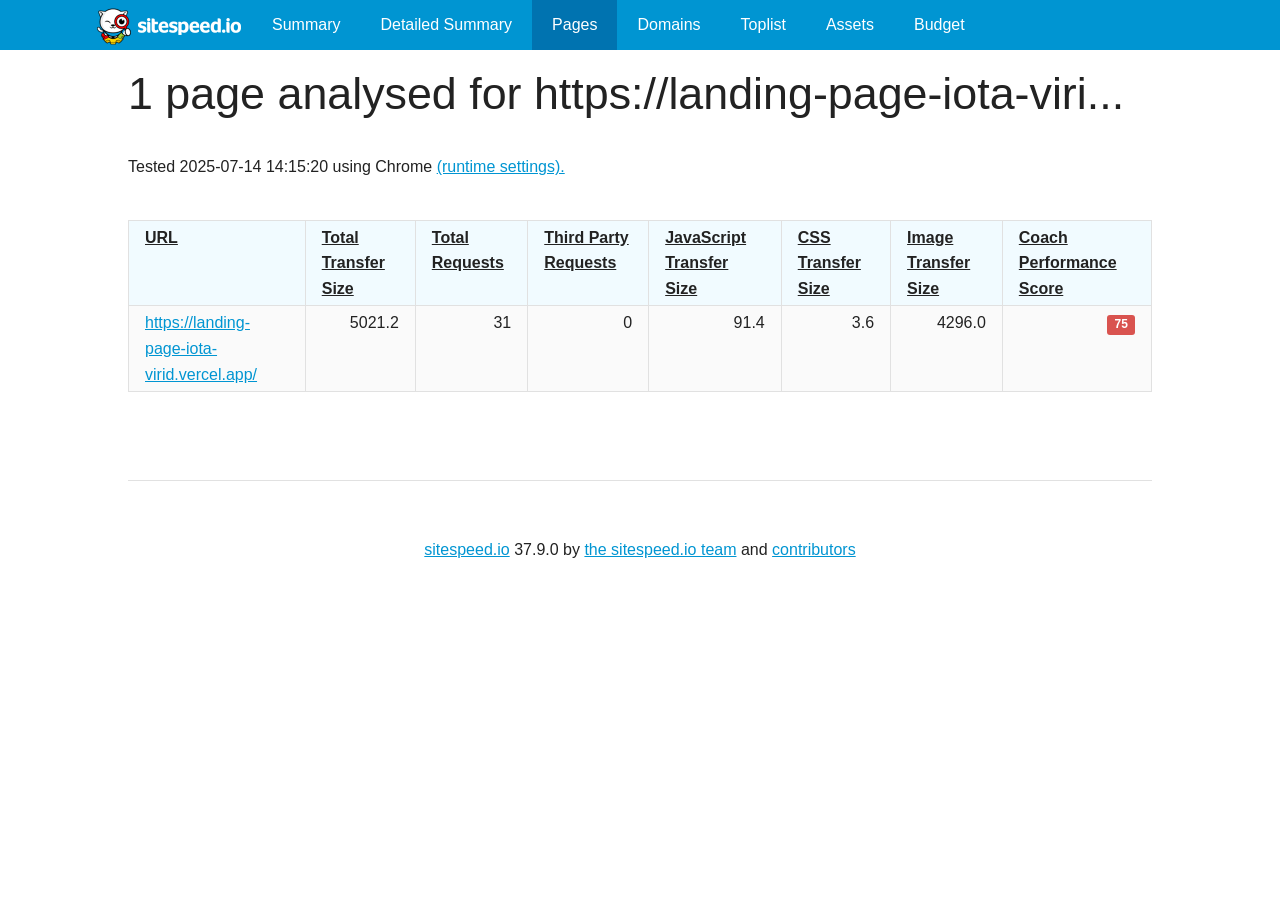
<file: sitespeed-result/landing-page-iota-virid.vercel.app/2025-07-14-14-15-20/pages.html>
<!DOCTYPE html><html lang="en"><head><meta charset="utf-8"><meta name="viewport" content="width=device-width, initial-scale=1"><title>Overview of 1 page for https://landing-page-iota-virid.vercel.app/ at 2025-07-14 14:15:20</title><meta name="description" content="See all the tested pages on a high level."><meta name="robots" content="noindex"><link rel="stylesheet" href="css/index-light.min.css"><style type="text/css">
</style><link rel="apple-touch-icon-precomposed" sizes="144x144" href="img/ico/sitespeed.io-144.png"><link rel="apple-touch-icon-precomposed" sizes="114x114" href="img/ico/sitespeed.io-114.png"><link rel="apple-touch-icon-precomposed" sizes="72x72" href="img/ico/sitespeed.io-72.png"><link rel="apple-touch-icon-precomposed" href="img/ico/sitespeed.io-57.png"><link rel="shortcut icon" href="img/ico/sitespeed.io.ico"></head><body><div class="darkblue nav"><div class="navgrid"><div class="logo"><a href="https://www.sitespeed.io/"><img class="navbar-brand" src="img/sitespeed.io-logo.png" width="162" height="50" alt="sitespeed.io logo"></a></div><ul><li><a href="index.html">Summary</a></li><li><a href="detailed.html">Detailed Summary</a></li><li><a class="active" href="pages.html">Pages</a></li><li><a href="domains.html">Domains</a></li><li><a href="toplist.html">Toplist</a></li><li><a href="assets.html">Assets</a></li><li><a href="budget.html">Budget</a></li></ul></div></div><div class="container"><div class="row"><div class="column"><h2 class="url">1 page analysed for https://landing-page-iota-viri...</h2><p class="small">Tested 2025-07-14 14:15:20 using Chrome <a href="settings.html">(runtime settings).</a></p><div class="responsive"><table data-sortable id="pages"><thead><tr><th>URL</th><th>Total Transfer Size</th><th>Total Requests</th><th>Third Party Requests</th><th>JavaScript Transfer Size</th><th>CSS Transfer Size</th><th>Image Transfer Size</th><th>Coach Performance Score</th></tr></thead><tr><td class="url pagesurl" data-title="URL"><a href="pages/landing-page-iota-virid_vercel_app/index.html">https://landing-page-iota-virid.vercel.app/</a></td><td class="number" data-title="Total Transfer Size" data-value="5141681">5021.2</td><td class="number" data-title="Total Requests">31</td><td class="number" data-title="Third Party Requests">0</td><td class="number" data-title="JavaScript Transfer Size" data-value="93608">91.4</td><td class="number" data-title="CSS Transfer Size" data-value="3712">3.6</td><td class="number" data-title="Image Transfer Size" data-value="4399131">4296.0</td><td class="number" data-title="Coach Performance Score" data-value="75"><span class="label error">75</span></td></tr></table></div></div></div><footer><hr><p><a href="https://www.sitespeed.io">sitespeed.io</a>  37.9.0  by <a href="https://www.sitespeed.io/aboutus/">the sitespeed.io team</a> and <a href="https://github.com/sitespeedio/sitespeed.io/blob/main/CONTRIBUTORS.md">contributors</a></p></footer></div><script src="js/sortable.min.js"></script><script src="js/chartist.min.js"></script><script src="js/chartist-plugin-axistitle.min.js"></script><script src="js/chartist-plugin-tooltip.min.js"></script><script src="js/chartist-plugin-legend.min.js"></script></body></html>
</file>
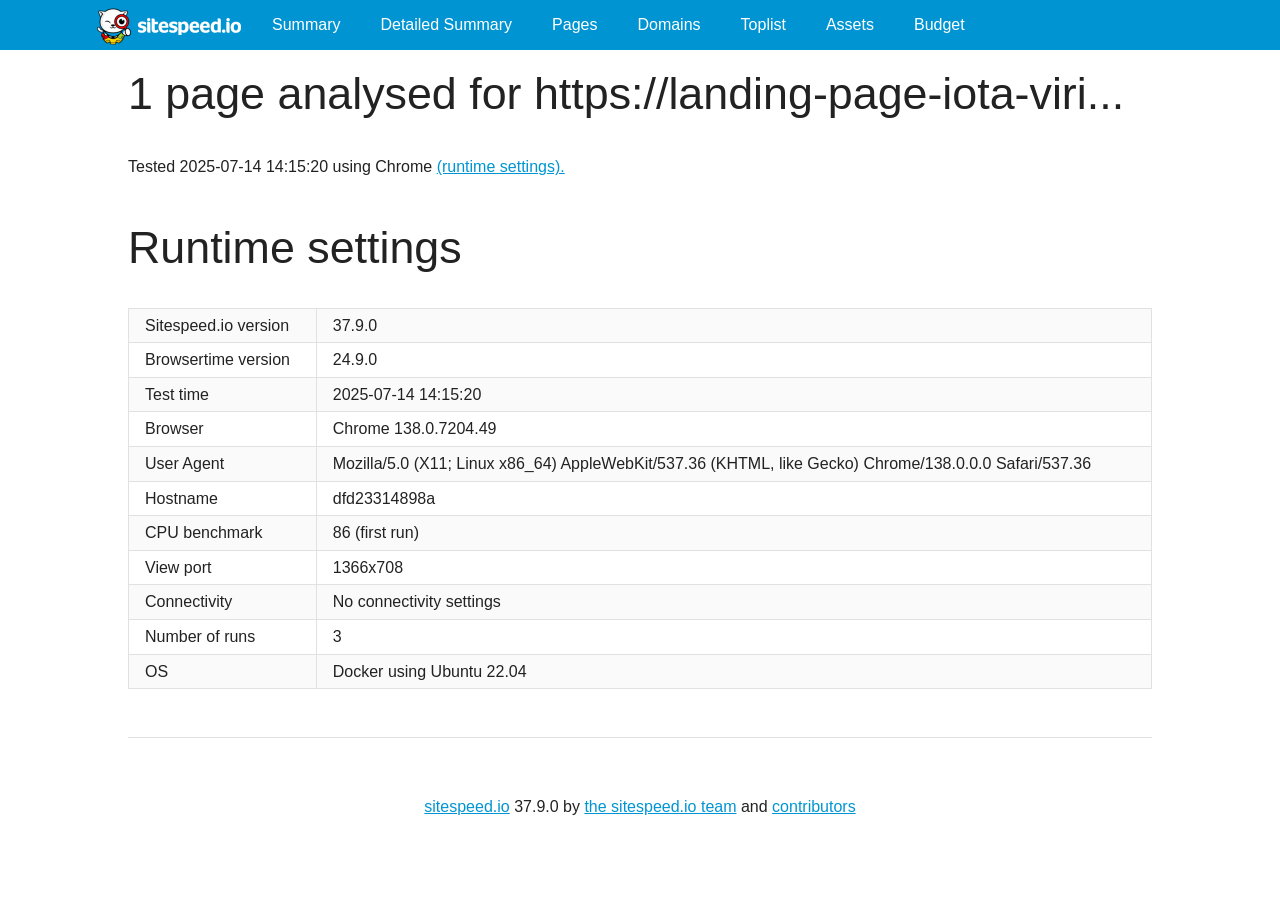
<file: sitespeed-result/landing-page-iota-virid.vercel.app/2025-07-14-14-15-20/settings.html>
<!DOCTYPE html><html lang="en"><head><meta charset="utf-8"><meta name="viewport" content="width=device-width, initial-scale=1"><title>Runtime settings 2025-07-14 14:15:20</title><meta name="description" content="Runtime settings for your run."><meta name="robots" content="noindex"><link rel="stylesheet" href="css/index-light.min.css"><style type="text/css">
</style><link rel="apple-touch-icon-precomposed" sizes="144x144" href="img/ico/sitespeed.io-144.png"><link rel="apple-touch-icon-precomposed" sizes="114x114" href="img/ico/sitespeed.io-114.png"><link rel="apple-touch-icon-precomposed" sizes="72x72" href="img/ico/sitespeed.io-72.png"><link rel="apple-touch-icon-precomposed" href="img/ico/sitespeed.io-57.png"><link rel="shortcut icon" href="img/ico/sitespeed.io.ico"></head><body><div class="darkblue nav"><div class="navgrid"><div class="logo"><a href="https://www.sitespeed.io/"><img class="navbar-brand" src="img/sitespeed.io-logo.png" width="162" height="50" alt="sitespeed.io logo"></a></div><ul><li><a href="index.html">Summary</a></li><li><a href="detailed.html">Detailed Summary</a></li><li><a href="pages.html">Pages</a></li><li><a href="domains.html">Domains</a></li><li><a href="toplist.html">Toplist</a></li><li><a href="assets.html">Assets</a></li><li><a href="budget.html">Budget</a></li></ul></div></div><div class="container"><h2 class="url">1 page analysed for https://landing-page-iota-viri...</h2><p class="small">Tested 2025-07-14 14:15:20 using Chrome <a href="settings.html">(runtime settings).</a></p><h2>Runtime settings</h2><table><tr> <td>Sitespeed.io version</td><td>37.9.0</td></tr><tr> <td>Browsertime version</td><td>24.9.0</td></tr><tr> <td>Test time</td><td>2025-07-14 14:15:20</td></tr><tr><td>Browser </td><td>Chrome 138.0.7204.49</td></tr><tr> <td>User Agent</td><td>Mozilla/5.0 (X11; Linux x86_64) AppleWebKit/537.36 (KHTML, like Gecko) Chrome/138.0.0.0 Safari/537.36</td></tr><tr><td>Hostname</td><td>dfd23314898a</td></tr><tr><td>CPU benchmark</td><td>86 (first run)</td></tr><tr><td>View port</td><td>1366x708</td></tr><tr> <td>Connectivity</td><td>No connectivity settings</td></tr><tr> <td>Number of runs</td><td>3</td></tr><tr> <td>OS</td><td>Docker using Ubuntu 22.04</td></tr></table><footer><hr><p><a href="https://www.sitespeed.io">sitespeed.io</a>  37.9.0  by <a href="https://www.sitespeed.io/aboutus/">the sitespeed.io team</a> and <a href="https://github.com/sitespeedio/sitespeed.io/blob/main/CONTRIBUTORS.md">contributors</a></p></footer></div><script src="js/sortable.min.js"></script><script src="js/chartist.min.js"></script><script src="js/chartist-plugin-axistitle.min.js"></script><script src="js/chartist-plugin-tooltip.min.js"></script><script src="js/chartist-plugin-legend.min.js"></script></body></html>
</file>
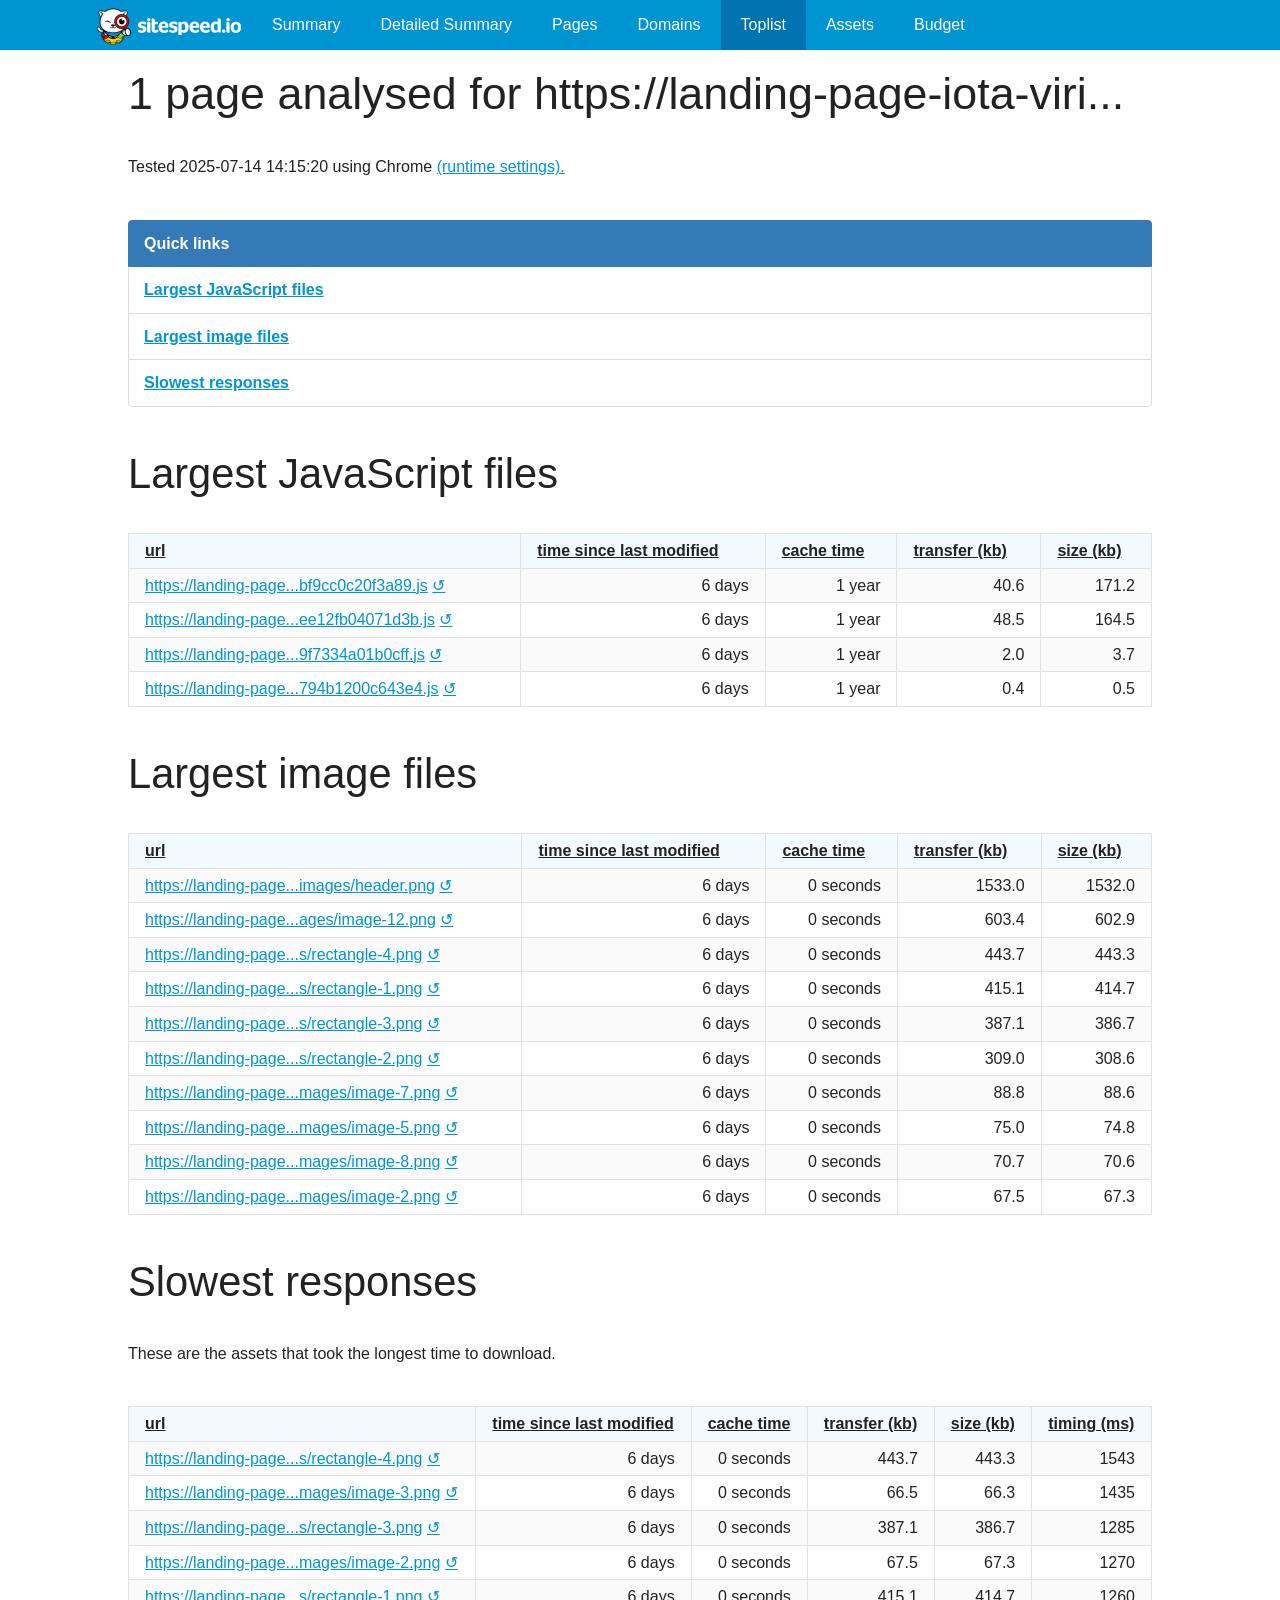
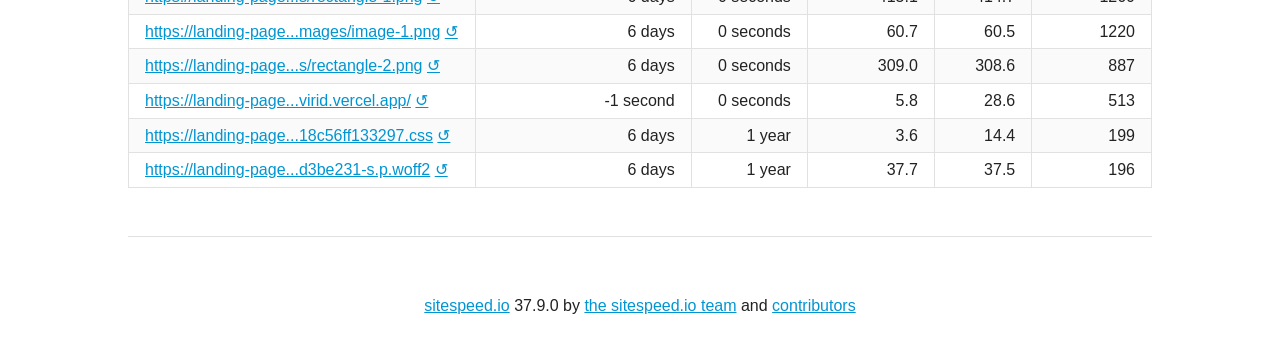
<file: sitespeed-result/landing-page-iota-virid.vercel.app/2025-07-14-14-15-20/toplist.html>
<!DOCTYPE html><html lang="en"><head><meta charset="utf-8"><meta name="viewport" content="width=device-width, initial-scale=1"><title>Largest assets by type for https://landing-page-iota-virid.vercel.app/ tested at 2025-07-14 14:15:20</title><meta name="description" content="A list of the largest assets for the analysed pages."><meta name="robots" content="noindex"><link rel="stylesheet" href="css/index-light.min.css"><style type="text/css">
</style><link rel="apple-touch-icon-precomposed" sizes="144x144" href="img/ico/sitespeed.io-144.png"><link rel="apple-touch-icon-precomposed" sizes="114x114" href="img/ico/sitespeed.io-114.png"><link rel="apple-touch-icon-precomposed" sizes="72x72" href="img/ico/sitespeed.io-72.png"><link rel="apple-touch-icon-precomposed" href="img/ico/sitespeed.io-57.png"><link rel="shortcut icon" href="img/ico/sitespeed.io.ico"></head><body><div class="darkblue nav"><div class="navgrid"><div class="logo"><a href="https://www.sitespeed.io/"><img class="navbar-brand" src="img/sitespeed.io-logo.png" width="162" height="50" alt="sitespeed.io logo"></a></div><ul><li><a href="index.html">Summary</a></li><li><a href="detailed.html">Detailed Summary</a></li><li><a href="pages.html">Pages</a></li><li><a href="domains.html">Domains</a></li><li><a class="active" href="toplist.html">Toplist</a></li><li><a href="assets.html">Assets</a></li><li><a href="budget.html">Budget</a></li></ul></div></div><div class="container"><h2 class="url">1 page analysed for https://landing-page-iota-viri...</h2><p class="small">Tested 2025-07-14 14:15:20 using Chrome <a href="settings.html">(runtime settings).</a></p><ul><li class="group-item active">Quick links</li><li class="group-item"><a href="#javascript">Largest JavaScript files</a></li><li class="group-item"><a href="#image">Largest image files</a></li><li class="group-item"><a href="#slowest">Slowest responses</a></li></ul><h3 id="javascript">Largest JavaScript files</h3><div class="responsive"><table data-sortable><thead><tr><th>url</th><th>time since last modified</th><th>cache time</th><th>transfer (kb)</th><th>size (kb)</th></tr></thead><tr><td class="url assetsurl" data-title="URL"><a href="https://landing-page-iota-virid.vercel.app/_next/static/chunks/684-77bf9cc0c20f3a89.js">https://landing-page...bf9cc0c20f3a89.js</a>&nbsp;<a href="pages/landing-page-iota-virid_vercel_app/0.html">&circlearrowleft;</a></td><td class="number" data-title="last modified" data-value="542745">6  days</td><td class="number" data-title="cache time" data-value="31536000">1  year</td><td class="number" data-title="transfer" data-value="41559">40.6</td><td class="number" data-title="size" data-value="175303">171.2</td></tr><tr><td class="url assetsurl" data-title="URL"><a href="https://landing-page-iota-virid.vercel.app/_next/static/chunks/4bd1b696-67ee12fb04071d3b.js">https://landing-page...ee12fb04071d3b.js</a>&nbsp;<a href="pages/landing-page-iota-virid_vercel_app/0.html">&circlearrowleft;</a></td><td class="number" data-title="last modified" data-value="542745">6  days</td><td class="number" data-title="cache time" data-value="31536000">1  year</td><td class="number" data-title="transfer" data-value="49639">48.5</td><td class="number" data-title="size" data-value="168413">164.5</td></tr><tr><td class="url assetsurl" data-title="URL"><a href="https://landing-page-iota-virid.vercel.app/_next/static/chunks/webpack-d59f7334a01b0cff.js">https://landing-page...9f7334a01b0cff.js</a>&nbsp;<a href="pages/landing-page-iota-virid_vercel_app/0.html">&circlearrowleft;</a></td><td class="number" data-title="last modified" data-value="542745">6  days</td><td class="number" data-title="cache time" data-value="31536000">1  year</td><td class="number" data-title="transfer" data-value="2015">2.0</td><td class="number" data-title="size" data-value="3739">3.7</td></tr><tr><td class="url assetsurl" data-title="URL"><a href="https://landing-page-iota-virid.vercel.app/_next/static/chunks/main-app-d9794b1200c643e4.js">https://landing-page...794b1200c643e4.js</a>&nbsp;<a href="pages/landing-page-iota-virid_vercel_app/0.html">&circlearrowleft;</a></td><td class="number" data-title="last modified" data-value="542745">6  days</td><td class="number" data-title="cache time" data-value="31536000">1  year</td><td class="number" data-title="transfer" data-value="375">0.4</td><td class="number" data-title="size" data-value="518">0.5</td></tr></table></div><h3 id="image">Largest image files</h3><div class="responsive"><table data-sortable><thead><tr><th>url</th><th>time since last modified</th><th>cache time</th><th>transfer (kb)</th><th>size (kb)</th></tr></thead><tr><td class="url assetsurl" data-title="URL"><a href="https://landing-page-iota-virid.vercel.app/images/header.png">https://landing-page...images/header.png</a>&nbsp;<a href="pages/landing-page-iota-virid_vercel_app/0.html">&circlearrowleft;</a></td><td class="number" data-title="last modified" data-value="542760">6  days</td><td class="number" data-title="cache time" data-value="0">0  seconds</td><td class="number" data-title="transfer" data-value="1569755">1533.0</td><td class="number" data-title="size" data-value="1568737">1532.0</td></tr><tr><td class="url assetsurl" data-title="URL"><a href="https://landing-page-iota-virid.vercel.app/images/image-12.png">https://landing-page...ages/image-12.png</a>&nbsp;<a href="pages/landing-page-iota-virid_vercel_app/0.html">&circlearrowleft;</a></td><td class="number" data-title="last modified" data-value="542745">6  days</td><td class="number" data-title="cache time" data-value="0">0  seconds</td><td class="number" data-title="transfer" data-value="617862">603.4</td><td class="number" data-title="size" data-value="617357">602.9</td></tr><tr><td class="url assetsurl" data-title="URL"><a href="https://landing-page-iota-virid.vercel.app/images/rectangle-4.png">https://landing-page...s/rectangle-4.png</a>&nbsp;<a href="pages/landing-page-iota-virid_vercel_app/0.html">&circlearrowleft;</a></td><td class="number" data-title="last modified" data-value="542760">6  days</td><td class="number" data-title="cache time" data-value="0">0  seconds</td><td class="number" data-title="transfer" data-value="454390">443.7</td><td class="number" data-title="size" data-value="453931">443.3</td></tr><tr><td class="url assetsurl" data-title="URL"><a href="https://landing-page-iota-virid.vercel.app/images/rectangle-1.png">https://landing-page...s/rectangle-1.png</a>&nbsp;<a href="pages/landing-page-iota-virid_vercel_app/0.html">&circlearrowleft;</a></td><td class="number" data-title="last modified" data-value="542761">6  days</td><td class="number" data-title="cache time" data-value="0">0  seconds</td><td class="number" data-title="transfer" data-value="425045">415.1</td><td class="number" data-title="size" data-value="424643">414.7</td></tr><tr><td class="url assetsurl" data-title="URL"><a href="https://landing-page-iota-virid.vercel.app/images/rectangle-3.png">https://landing-page...s/rectangle-3.png</a>&nbsp;<a href="pages/landing-page-iota-virid_vercel_app/0.html">&circlearrowleft;</a></td><td class="number" data-title="last modified" data-value="542760">6  days</td><td class="number" data-title="cache time" data-value="0">0  seconds</td><td class="number" data-title="transfer" data-value="396419">387.1</td><td class="number" data-title="size" data-value="396003">386.7</td></tr><tr><td class="url assetsurl" data-title="URL"><a href="https://landing-page-iota-virid.vercel.app/images/rectangle-2.png">https://landing-page...s/rectangle-2.png</a>&nbsp;<a href="pages/landing-page-iota-virid_vercel_app/0.html">&circlearrowleft;</a></td><td class="number" data-title="last modified" data-value="542761">6  days</td><td class="number" data-title="cache time" data-value="0">0  seconds</td><td class="number" data-title="transfer" data-value="316369">309.0</td><td class="number" data-title="size" data-value="316032">308.6</td></tr><tr><td class="url assetsurl" data-title="URL"><a href="https://landing-page-iota-virid.vercel.app/images/image-7.png">https://landing-page...mages/image-7.png</a>&nbsp;<a href="pages/landing-page-iota-virid_vercel_app/0.html">&circlearrowleft;</a></td><td class="number" data-title="last modified" data-value="542745">6  days</td><td class="number" data-title="cache time" data-value="0">0  seconds</td><td class="number" data-title="transfer" data-value="90916">88.8</td><td class="number" data-title="size" data-value="90713">88.6</td></tr><tr><td class="url assetsurl" data-title="URL"><a href="https://landing-page-iota-virid.vercel.app/images/image-5.png">https://landing-page...mages/image-5.png</a>&nbsp;<a href="pages/landing-page-iota-virid_vercel_app/0.html">&circlearrowleft;</a></td><td class="number" data-title="last modified" data-value="542748">6  days</td><td class="number" data-title="cache time" data-value="0">0  seconds</td><td class="number" data-title="transfer" data-value="76837">75.0</td><td class="number" data-title="size" data-value="76614">74.8</td></tr><tr><td class="url assetsurl" data-title="URL"><a href="https://landing-page-iota-virid.vercel.app/images/image-8.png">https://landing-page...mages/image-8.png</a>&nbsp;<a href="pages/landing-page-iota-virid_vercel_app/0.html">&circlearrowleft;</a></td><td class="number" data-title="last modified" data-value="542745">6  days</td><td class="number" data-title="cache time" data-value="0">0  seconds</td><td class="number" data-title="transfer" data-value="72447">70.7</td><td class="number" data-title="size" data-value="72258">70.6</td></tr><tr><td class="url assetsurl" data-title="URL"><a href="https://landing-page-iota-virid.vercel.app/images/image-2.png">https://landing-page...mages/image-2.png</a>&nbsp;<a href="pages/landing-page-iota-virid_vercel_app/0.html">&circlearrowleft;</a></td><td class="number" data-title="last modified" data-value="542750">6  days</td><td class="number" data-title="cache time" data-value="0">0  seconds</td><td class="number" data-title="transfer" data-value="69127">67.5</td><td class="number" data-title="size" data-value="68909">67.3</td></tr></table></div><h3>Slowest responses</h3><p>These are the assets that took the longest time to download.</p><div class="responsive"><table data-sortable id="slowest"><thead><tr><th>url</th><th>time since last modified</th><th>cache time</th><th>transfer (kb)</th><th>size (kb)</th><th>timing (ms)</th></tr></thead><tr><td class="url assetsurl" data-title="URL"><a href="https://landing-page-iota-virid.vercel.app/images/rectangle-4.png">https://landing-page...s/rectangle-4.png</a>&nbsp;<a href="pages/landing-page-iota-virid_vercel_app/0.html">&circlearrowleft;</a></td><td class="number" data-title="last modified" data-value="542760">6  days</td><td class="number" data-title="cache time" data-value="0">0  seconds</td><td class="number" data-title="transfer" data-value="454390">443.7</td><td class="number" data-title="size" data-value="453931">443.3</td><td class="number" data-title="timing">1543</td></tr><tr><td class="url assetsurl" data-title="URL"><a href="https://landing-page-iota-virid.vercel.app/images/image-3.png">https://landing-page...mages/image-3.png</a>&nbsp;<a href="pages/landing-page-iota-virid_vercel_app/0.html">&circlearrowleft;</a></td><td class="number" data-title="last modified" data-value="542750">6  days</td><td class="number" data-title="cache time" data-value="0">0  seconds</td><td class="number" data-title="transfer" data-value="68107">66.5</td><td class="number" data-title="size" data-value="67927">66.3</td><td class="number" data-title="timing">1435</td></tr><tr><td class="url assetsurl" data-title="URL"><a href="https://landing-page-iota-virid.vercel.app/images/rectangle-3.png">https://landing-page...s/rectangle-3.png</a>&nbsp;<a href="pages/landing-page-iota-virid_vercel_app/0.html">&circlearrowleft;</a></td><td class="number" data-title="last modified" data-value="542760">6  days</td><td class="number" data-title="cache time" data-value="0">0  seconds</td><td class="number" data-title="transfer" data-value="396419">387.1</td><td class="number" data-title="size" data-value="396003">386.7</td><td class="number" data-title="timing">1285</td></tr><tr><td class="url assetsurl" data-title="URL"><a href="https://landing-page-iota-virid.vercel.app/images/image-2.png">https://landing-page...mages/image-2.png</a>&nbsp;<a href="pages/landing-page-iota-virid_vercel_app/0.html">&circlearrowleft;</a></td><td class="number" data-title="last modified" data-value="542750">6  days</td><td class="number" data-title="cache time" data-value="0">0  seconds</td><td class="number" data-title="transfer" data-value="69127">67.5</td><td class="number" data-title="size" data-value="68909">67.3</td><td class="number" data-title="timing">1270</td></tr><tr><td class="url assetsurl" data-title="URL"><a href="https://landing-page-iota-virid.vercel.app/images/rectangle-1.png">https://landing-page...s/rectangle-1.png</a>&nbsp;<a href="pages/landing-page-iota-virid_vercel_app/0.html">&circlearrowleft;</a></td><td class="number" data-title="last modified" data-value="542761">6  days</td><td class="number" data-title="cache time" data-value="0">0  seconds</td><td class="number" data-title="transfer" data-value="425045">415.1</td><td class="number" data-title="size" data-value="424643">414.7</td><td class="number" data-title="timing">1260</td></tr><tr><td class="url assetsurl" data-title="URL"><a href="https://landing-page-iota-virid.vercel.app/images/image-1.png">https://landing-page...mages/image-1.png</a>&nbsp;<a href="pages/landing-page-iota-virid_vercel_app/0.html">&circlearrowleft;</a></td><td class="number" data-title="last modified" data-value="542761">6  days</td><td class="number" data-title="cache time" data-value="0">0  seconds</td><td class="number" data-title="transfer" data-value="62165">60.7</td><td class="number" data-title="size" data-value="61914">60.5</td><td class="number" data-title="timing">1220</td></tr><tr><td class="url assetsurl" data-title="URL"><a href="https://landing-page-iota-virid.vercel.app/images/rectangle-2.png">https://landing-page...s/rectangle-2.png</a>&nbsp;<a href="pages/landing-page-iota-virid_vercel_app/0.html">&circlearrowleft;</a></td><td class="number" data-title="last modified" data-value="542761">6  days</td><td class="number" data-title="cache time" data-value="0">0  seconds</td><td class="number" data-title="transfer" data-value="316369">309.0</td><td class="number" data-title="size" data-value="316032">308.6</td><td class="number" data-title="timing">887</td></tr><tr><td class="url assetsurl" data-title="URL"><a href="https://landing-page-iota-virid.vercel.app/">https://landing-page...virid.vercel.app/</a>&nbsp;<a href="pages/landing-page-iota-virid_vercel_app/0.html">&circlearrowleft;</a></td><td class="number" data-title="last modified" data-value="-1">-1  second</td><td class="number" data-title="cache time" data-value="0">0  seconds</td><td class="number" data-title="transfer" data-value="5974">5.8</td><td class="number" data-title="size" data-value="29296">28.6</td><td class="number" data-title="timing">513</td></tr><tr><td class="url assetsurl" data-title="URL"><a href="https://landing-page-iota-virid.vercel.app/_next/static/css/51718c56ff133297.css">https://landing-page...18c56ff133297.css</a>&nbsp;<a href="pages/landing-page-iota-virid_vercel_app/0.html">&circlearrowleft;</a></td><td class="number" data-title="last modified" data-value="542761">6  days</td><td class="number" data-title="cache time" data-value="31536000">1  year</td><td class="number" data-title="transfer" data-value="3712">3.6</td><td class="number" data-title="size" data-value="14752">14.4</td><td class="number" data-title="timing">199</td></tr><tr><td class="url assetsurl" data-title="URL"><a href="https://landing-page-iota-virid.vercel.app/_next/static/media/6af6b543dd3be231-s.p.woff2">https://landing-page...d3be231-s.p.woff2</a>&nbsp;<a href="pages/landing-page-iota-virid_vercel_app/0.html">&circlearrowleft;</a></td><td class="number" data-title="last modified" data-value="542761">6  days</td><td class="number" data-title="cache time" data-value="31536000">1  year</td><td class="number" data-title="transfer" data-value="38638">37.7</td><td class="number" data-title="size" data-value="38368">37.5</td><td class="number" data-title="timing">196</td></tr></table></div><footer><hr><p><a href="https://www.sitespeed.io">sitespeed.io</a>  37.9.0  by <a href="https://www.sitespeed.io/aboutus/">the sitespeed.io team</a> and <a href="https://github.com/sitespeedio/sitespeed.io/blob/main/CONTRIBUTORS.md">contributors</a></p></footer></div><script src="js/sortable.min.js"></script><script src="js/chartist.min.js"></script><script src="js/chartist-plugin-axistitle.min.js"></script><script src="js/chartist-plugin-tooltip.min.js"></script><script src="js/chartist-plugin-legend.min.js"></script></body></html>
</file>
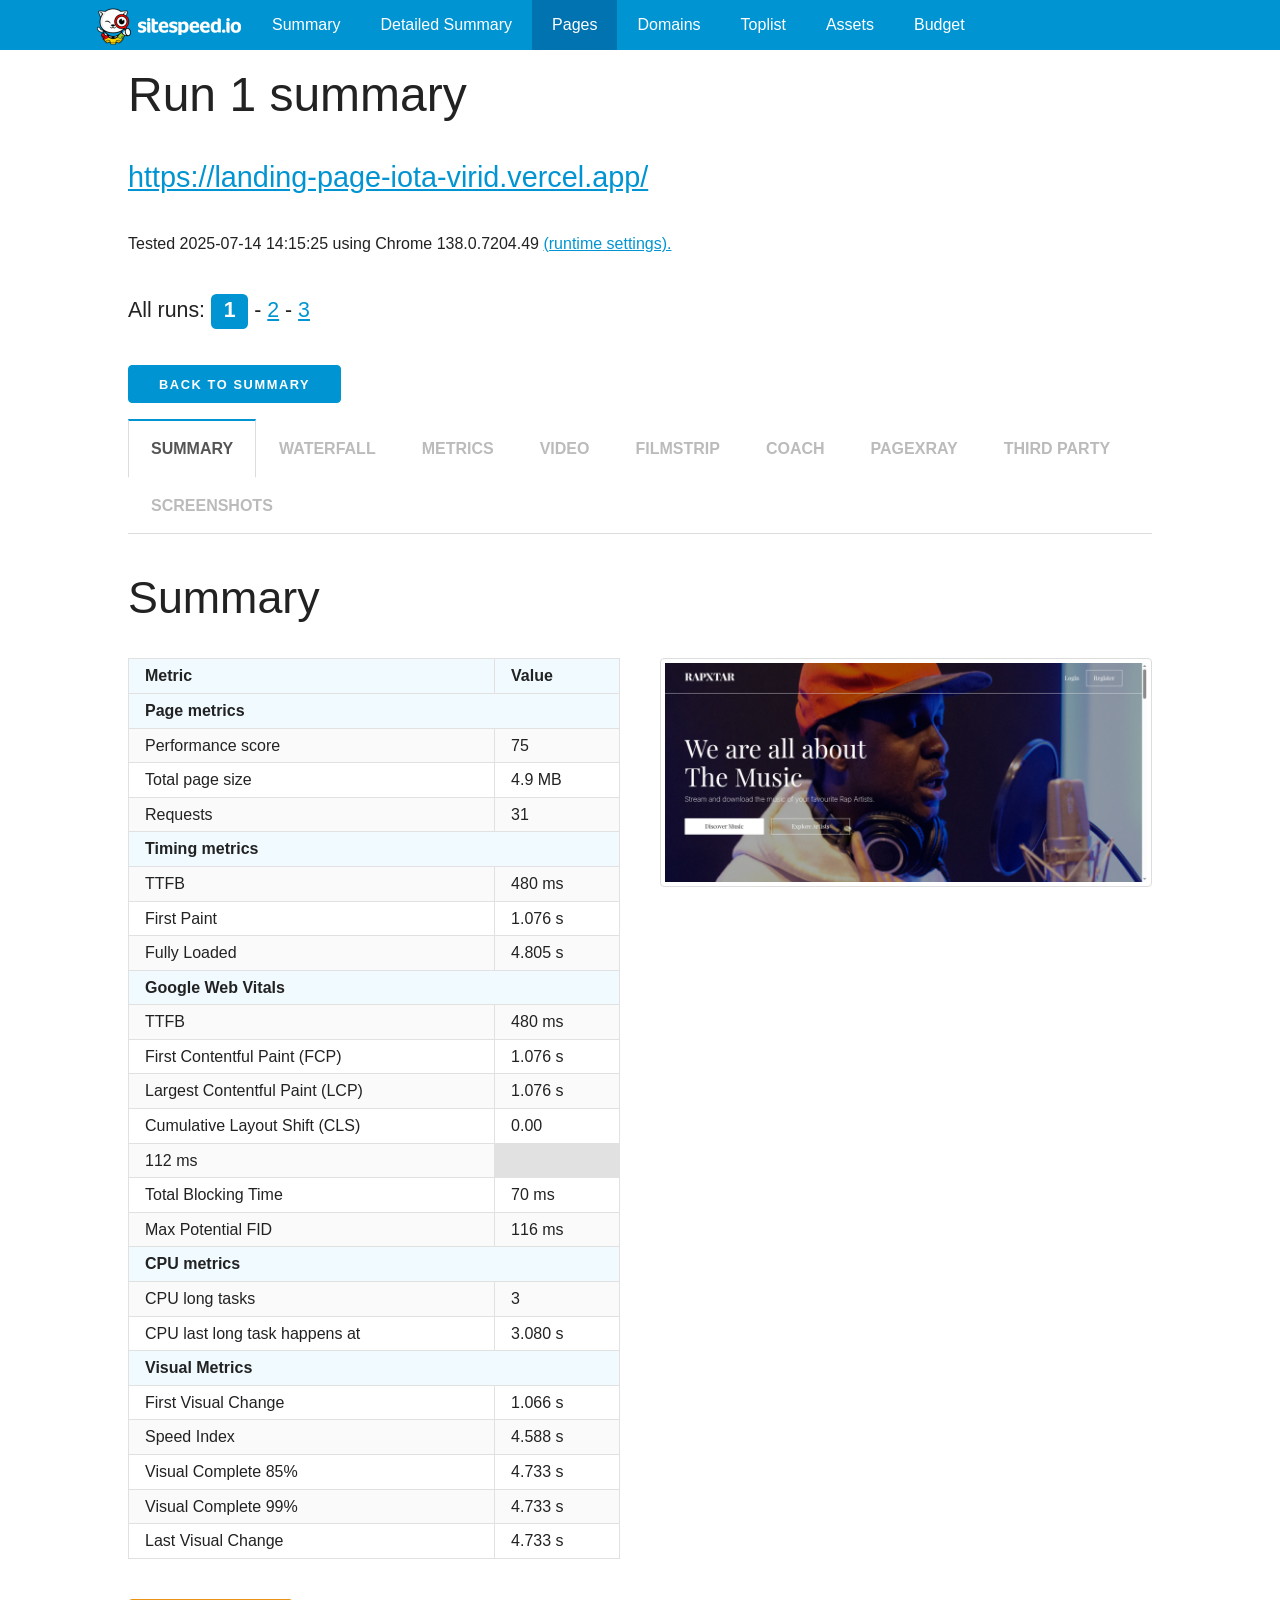
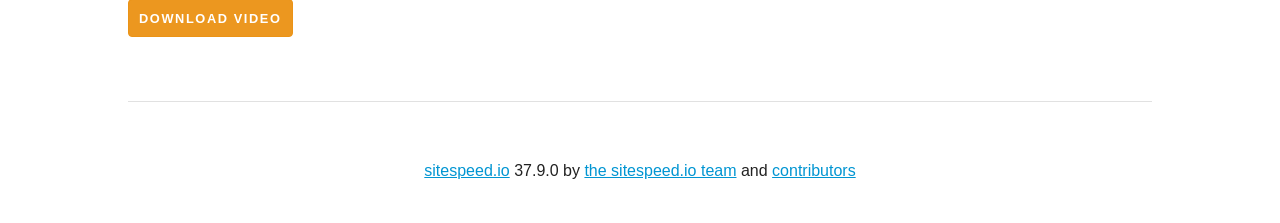
<file: sitespeed-result/landing-page-iota-virid.vercel.app/2025-07-14-14-15-20/pages/landing-page-iota-virid_vercel_app/1.html>
<!DOCTYPE html><html lang="en"><head><meta charset="utf-8"><meta name="viewport" content="width=device-width, initial-scale=1"><title>Run 1 for https://landing-page-iota-virid.vercel.app/ at 2025-07-14 14:15:25</title><meta name="description" content="First Visual Change: 1066,
       Speed Index: 4588,
       Visual Complete 85%: 4733,
       Last Visual Change: 4733 collected by sitespeed.io 37.9.0"><meta name="robots" content="noindex"><link rel="stylesheet" href="../../css/index-light.min.css"><style type="text/css">
</style><link rel="apple-touch-icon-precomposed" sizes="144x144" href="../../img/ico/sitespeed.io-144.png"><link rel="apple-touch-icon-precomposed" sizes="114x114" href="../../img/ico/sitespeed.io-114.png"><link rel="apple-touch-icon-precomposed" sizes="72x72" href="../../img/ico/sitespeed.io-72.png"><link rel="apple-touch-icon-precomposed" href="../../img/ico/sitespeed.io-57.png"><link rel="shortcut icon" href="../../img/ico/sitespeed.io.ico"></head><body><div class="darkblue nav"><div class="navgrid"><div class="logo"><a href="https://www.sitespeed.io/"><img class="navbar-brand" src="../../img/sitespeed.io-logo.png" width="162" height="50" alt="sitespeed.io logo"></a></div><ul><li><a href="../../index.html">Summary</a></li><li><a href="../../detailed.html">Detailed Summary</a></li><li><a class="active" href="../../pages.html">Pages</a></li><li><a href="../../domains.html">Domains</a></li><li><a href="../../toplist.html">Toplist</a></li><li><a href="../../assets.html">Assets</a></li><li><a href="../../budget.html">Budget</a></li></ul></div></div><div class="container"><h1>Run 1 summary</h1><h5 class="url"><a href="https://landing-page-iota-virid.vercel.app/">https://landing-page-iota-virid.vercel.app/</a></h5><p class="small">Tested 2025-07-14 14:15:25 using Chrome 138.0.7204.49 <a href="../../settings.html">(runtime settings).</a></p><b></b><p></p><p><div class="large" id="pageNavigation">All runs:&nbsp;<span class="label normal info">1</span>&nbsp;-
<a href="./2.html">2</a>&nbsp;-
<a href="./3.html">3</a></div></p><div class="index-link"><a class="button button--primary" href="./index.html">Back to summary</a></div><div id="tabs"><a id="summary" href="#summary" onclick="return selectTab(this, true);">Summary</a><a id="waterfall" href="#waterfall" onclick="return selectTab(this, true);">Waterfall   </a><a id="metrics" href="#metrics" onclick="return selectTab(this, true);">Metrics</a><a id="video" href="#video" onclick="return selectTab(this, true);">Video</a><a id="filmstrip" href="#filmstrip" onclick="return selectTab(this, true);">Filmstrip       </a><a id="coach" href="#coach" onclick="return selectTab(this, true);">Coach</a><a id="pagexray" href="#pagexray" onclick="return selectTab(this, true);">PageXray</a><a id="thirdparty" href="#thirdparty" onclick="return selectTab(this, true);">Third party</a><a id="screeenshots" href="#screenshots" onclick="return selectTab(this, true);">Screenshots</a></div><script type="text/javascript">/* eslint-disable no-undef */
globalThis.addEventListener('DOMContentLoaded', function () {
  let tabsRoot = document.querySelector('#tabs');

  let navigationLinks = document.querySelectorAll('#pageNavigation a');
  for (const navigationLink of navigationLinks) {
    navigationLink.addEventListener('click', event => {
      if (!location.hash) return;
      event.preventDefault();
      location.href = `${event.target.href}${location.hash}_ref`;
    });
  }

  let currentTab;
  if (location.hash.endsWith('_ref')) {
    const targetHash = location.hash.slice(0, -4);
    currentTab = tabsRoot.querySelector(targetHash);
    setTimeout(() => history.replaceState({}, location.hash, targetHash));
  } else {
    currentTab = tabsRoot.querySelector(location.hash || 'a');
  }

  if (!currentTab) currentTab = tabsRoot.querySelector('a');

  let sections = document.querySelectorAll('#tabSections section');
  for (const section of sections) {
    section.style.display = 'none';
  }
  selectTab(currentTab, false);
});

function selectTab(newSelection, updateUrlFragment) {
  let tabsRoot = document.querySelector('#tabs');
  let sectionRoot = document.querySelector('#tabSections');

  let previousSelection = tabsRoot.querySelector('[selected]');

  if (previousSelection) {
    previousSelection.removeAttribute('selected');
    let section = sectionRoot.querySelector(
      '#' + previousSelection.id + '-panel'
    );
    section.style.display = 'none';
  }

  newSelection.setAttribute('selected', '');
  let section = sectionRoot.querySelector('#' + newSelection.id + '-panel');
  section.style.display = 'block';

  let charts = section.querySelectorAll('.ct-chart');
  for (const chart of charts) {
    if (chart.__chartist__) {
      chart.__chartist__.update();
    }
  }

  if (updateUrlFragment && history.replaceState) {
    history.replaceState(undefined, undefined, '#' + newSelection.id);
  }

  return false;
}
</script><div id="tabSections"><section id="summary-panel"><h2>Summary</h2><div class="row"><div class="one-half column"><table><tr><th>Metric</th><th>Value</th></tr><tr><th colspan="2">Page metrics</th></tr><tr><td>Performance score</td><td>75</td></tr><tr><td>Total page size</td><td>4.9 MB</td></tr><tr><td>Requests</td><td>31</td></tr><tr><th colspan="2">Timing metrics</th></tr><tr><td>TTFB</td><td>480 ms</td></tr><tr><td>First Paint</td><td>1.076 s </td></tr><tr><td>Fully Loaded</td><td>4.805 s </td></tr><tr><th colspan="2">Google Web Vitals</th></tr><tr><td>TTFB</td><td>480 ms</td></tr><tr><td>First Contentful Paint (FCP) </td><td>1.076 s         </td></tr><tr><td>Largest Contentful Paint (LCP) </td><td>1.076 s</td></tr><tr><td>Cumulative Layout Shift (CLS) </td><td>0.00</td></tr><tr><td>112 ms</td></tr><tr><td>Total Blocking Time</td><td>70 ms</td></tr><tr><td>Max Potential FID</td><td>116 ms</td></tr><tr><th colspan="2">CPU metrics</th></tr><tr><td>CPU long tasks</td><td>3</td></tr><tr><td>CPU last long task happens at</td><td>3.080 s</td></tr><tr><th colspan="2">Visual Metrics</th></tr><tr><td>First Visual Change</td><td>1.066 s</td></tr><tr><td>Speed Index</td><td>4.588 s</td></tr><tr><td>Visual Complete 85%</td><td>4.733 s</td></tr><tr><td>Visual Complete 99%</td><td>4.733 s  </td></tr><tr><td>Last Visual Change</td><td>4.733 s</td></tr></table></div><div class="one-half column"><a href="data/screenshots/1/afterPageCompleteCheck.png"><img class="screenshot" src="data/screenshots/1/afterPageCompleteCheck.png" width="100%" alt="Screenshot"></a></div></div><div class="downloads"><a class="button button-download" href="data/video/1.mp4" download="landing-page-iota-virid.vercel.app/-1-chrome-2025-07-14141525-video.mp4">Download video</a></div></section><section id="waterfall-panel"><small> | <a href="#waterfall">Waterfall |</a>&nbsp;|&nbsp;<a href="#download-HAR">Download HAR</a>&nbsp;|&nbsp;</small><a id="waterfall"></a><h3>Waterfall</h3><div id="legend-holder"></div><div id="output"></div><script src="../../js/perf-cascade.min.js"></script><script type="text/javascript">const outputHolderEl = document.getElementById("output");
const pageSelectorEl = document.getElementById("page-selector");
const legendHolderEl = document.getElementById("legend-holder");
const options = {
  rowHeight: 23,
  showAlignmentHelpers : false,
  showIndicatorIcons: false,
  showMimeTypeIcon: true,
  leftColumnWidth: 30,
  legendHolder: legendHolderEl,
  selectedPage: 0,
  pageSelector: pageSelectorEl

};

const perfCascadeSvg =  perfCascade.fromHar({"version":"1.2","creator":{"name":"chrome-har","version":"1.0.1","comment":"https://github.com/sitespeedio/chrome-har"},"browser":{"name":"Chrome","version":"138.0.7204.49"},"pages":[{"id":"page_1","startedDateTime":"2025-07-14T14:15:27.153Z","title":"https://landing-page-iota-virid.vercel.app/ run 1","pageTimings":{"onContentLoad":937.646,"onLoad":4615.017,"_firstVisualChange":1066,"_lastVisualChange":4733,"_visualComplete85":4733,"_visualComplete95":4733,"_visualComplete99":4733,"_largestContentfulPaint":1076,"_firstContentfulPaint":1076,"_domInteractiveTime":958,"_domContentLoadedTime":958},"_url":"https://landing-page-iota-virid.vercel.app/","_meta":{"connectivity":"native"},"_visualMetrics":{"FirstVisualChange":1066,"LastVisualChange":4733,"SpeedIndex":4588,"videoRecordingStart":1100,"VisualReadiness":3667,"VisualComplete85":4733,"VisualComplete95":4733,"VisualComplete99":4733,"VisualProgress":{"0":0,"1066":0,"1933":0,"3200":0,"4466":54,"4633":54,"4666":54,"4733":100}},"_cpu":{"longTasks":{"tasks":3,"totalDuration":343,"totalBlockingTime":70,"maxPotentialFid":116,"lastLongTask":3080,"beforeFirstPaint":{"tasks":1,"totalDuration":173},"beforeFirstContentfulPaint":{"tasks":1,"totalDuration":173},"beforeLargestContentfulPaint":{"tasks":1,"totalDuration":173},"afterLoadEventEnd":{"tasks":0,"totalDuration":0}}},"_googleWebVitals":{"cumulativeLayoutShift":0.0020001673746625954,"ttfb":480,"largestContentfulPaint":1076,"firstContentfulPaint":1076,"firstInputDelay":0,"interactionToNextPaint":112,"totalBlockingTime":70}}],"entries":[{"cache":{},"startedDateTime":"2025-07-14T14:15:27.161Z","_requestId":"C7F895111B560EE975C21430FDD6F86D","_initialPriority":"VeryHigh","_priority":"VeryHigh","pageref":"page_1","request":{"method":"GET","url":"https://landing-page-iota-virid.vercel.app/","queryString":[],"headersSize":-1,"bodySize":0,"cookies":[],"headers":[{"name":"Upgrade-Insecure-Requests","value":"1"},{"name":"User-Agent","value":"Mozilla/5.0 (X11; Linux x86_64) AppleWebKit/537.36 (KHTML, like Gecko) Chrome/138.0.0.0 Safari/537.36"},{"name":"sec-ch-ua","value":"\"Not)A;Brand\";v=\"8\", \"Chromium\";v=\"138\", \"Google Chrome\";v=\"138\""},{"name":"sec-ch-ua-mobile","value":"?0"},{"name":"sec-ch-ua-platform","value":"\"Linux\""},{"name":":authority","value":"landing-page-iota-virid.vercel.app"},{"name":":method","value":"GET"},{"name":":path","value":"/"},{"name":":scheme","value":"https"},{"name":"accept","value":"text/html,application/xhtml+xml,application/xml;q=0.9,image/avif,image/webp,image/apng,*/*;q=0.8,application/signed-exchange;v=b3;q=0.7"},{"name":"accept-encoding","value":"gzip, deflate, br, zstd"},{"name":"accept-language","value":"en-US,en;q=0.9"},{"name":"priority","value":"u=0, i"},{"name":"sec-ch-ua","value":"\"Not)A;Brand\";v=\"8\", \"Chromium\";v=\"138\", \"Google Chrome\";v=\"138\""},{"name":"sec-ch-ua-mobile","value":"?0"},{"name":"sec-ch-ua-platform","value":"\"Linux\""},{"name":"sec-fetch-dest","value":"document"},{"name":"sec-fetch-mode","value":"navigate"},{"name":"sec-fetch-site","value":"cross-site"},{"name":"upgrade-insecure-requests","value":"1"},{"name":"user-agent","value":"Mozilla/5.0 (X11; Linux x86_64) AppleWebKit/537.36 (KHTML, like Gecko) Chrome/138.0.0.0 Safari/537.36"}],"httpVersion":"h2"},"time":513.0640000000001,"_initiator_detail":"{\"stack\":{\"callFrames\":[{\"columnNumber\":29,\"functionName\":\"eval\",\"lineNumber\":9,\"scriptId\":\"13\",\"url\":\"\"}]},\"type\":\"script\"}","_initiator_type":"script","_resourceType":"document","_initiator":"","_initiator_line":10,"_initiator_column":30,"_initiator_function_name":"eval","_initiator_script_id":"13","response":{"httpVersion":"h2","redirectURL":"","status":200,"statusText":"","content":{"mimeType":"text/html","size":29296,"compression":23322},"headersSize":-1,"bodySize":5974,"cookies":[],"headers":[{"name":"access-control-allow-origin","value":"*"},{"name":"age","value":"542766"},{"name":"cache-control","value":"public, max-age=0, must-revalidate"},{"name":"content-disposition","value":"inline"},{"name":"content-encoding","value":"br"},{"name":"content-type","value":"text/html; charset=utf-8"},{"name":"date","value":"Mon, 14 Jul 2025 14:15:27 GMT"},{"name":"etag","value":"W/\"0e160d7e415685f3f22c6a0be11e2795\""},{"name":"server","value":"Vercel"},{"name":"strict-transport-security","value":"max-age=63072000; includeSubDomains; preload"},{"name":"vary","value":"RSC, Next-Router-State-Tree, Next-Router-Prefetch, Next-Router-Segment-Prefetch"},{"name":"x-matched-path","value":"/"},{"name":"x-nextjs-prerender","value":"1"},{"name":"x-nextjs-stale-time","value":"300"},{"name":"x-vercel-cache","value":"HIT"},{"name":"x-vercel-id","value":"cpt1::h7k8n-1752502527146-901f22867c51"}],"_transferSize":5974,"fromDiskCache":false,"fromEarlyHints":false,"fromServiceWorker":false,"fromPrefetchCache":false},"connection":"72","serverIPAddress":"64.29.17.3","timings":{"blocked":0,"dns":77.311,"connect":251.976,"send":0.817,"wait":149.57,"receive":33.39,"ssl":201.942,"_queued":7.677},"_requestTime":4150.668753,"_chunks":[{"ts":528.45,"bytes":29296}]},{"cache":{},"startedDateTime":"2025-07-14T14:15:27.690Z","_requestId":"144.4","_initialPriority":"High","_priority":"High","pageref":"page_1","request":{"method":"GET","url":"https://landing-page-iota-virid.vercel.app/_next/static/media/6af6b543dd3be231-s.p.woff2","queryString":[],"headersSize":-1,"bodySize":0,"cookies":[],"headers":[{"name":"Origin","value":"https://landing-page-iota-virid.vercel.app"},{"name":"Referer","value":"https://landing-page-iota-virid.vercel.app/"},{"name":"User-Agent","value":"Mozilla/5.0 (X11; Linux x86_64) AppleWebKit/537.36 (KHTML, like Gecko) Chrome/138.0.0.0 Safari/537.36"},{"name":"sec-ch-ua","value":"\"Not)A;Brand\";v=\"8\", \"Chromium\";v=\"138\", \"Google Chrome\";v=\"138\""},{"name":"sec-ch-ua-mobile","value":"?0"},{"name":"sec-ch-ua-platform","value":"\"Linux\""}],"_isLinkPreload":true,"httpVersion":"h2"},"time":195.012,"_initiator_detail":"{\"columnNumber\":247,\"lineNumber\":0,\"type\":\"parser\",\"url\":\"https://landing-page-iota-virid.vercel.app/\"}","_initiator_type":"parser","_resourceType":"font","_initiator":"https://landing-page-iota-virid.vercel.app/","_initiator_line":1,"response":{"httpVersion":"h2","redirectURL":"","status":200,"statusText":"","content":{"mimeType":"font/woff2","size":38368},"headersSize":-1,"bodySize":38638,"cookies":[],"headers":[{"name":"accept-ranges","value":"bytes"},{"name":"access-control-allow-origin","value":"*"},{"name":"age","value":"542760"},{"name":"cache-control","value":"public,max-age=31536000,immutable"},{"name":"content-disposition","value":"inline; filename=\"6af6b543dd3be231-s.p.woff2\""},{"name":"content-length","value":"38368"},{"name":"content-type","value":"font/woff2"},{"name":"date","value":"Mon, 14 Jul 2025 14:15:27 GMT"},{"name":"etag","value":"\"26ed8f1835670f47c3daeff5e6d84b23\""},{"name":"last-modified","value":"Tue, 08 Jul 2025 07:29:26 GMT"},{"name":"server","value":"Vercel"},{"name":"strict-transport-security","value":"max-age=63072000; includeSubDomains; preload"},{"name":"x-matched-path","value":"/_next/static/media/6af6b543dd3be231-s.p.woff2"},{"name":"x-vercel-cache","value":"HIT"},{"name":"x-vercel-id","value":"cpt1::h7k8n-1752502527340-e257c384f715"}],"_transferSize":38638,"fromDiskCache":false,"fromEarlyHints":false,"fromServiceWorker":false,"fromPrefetchCache":false},"connection":"72","serverIPAddress":"64.29.17.3","timings":{"blocked":0.628,"dns":-1,"connect":-1,"send":1.734,"wait":153.819,"receive":38.831,"ssl":-1,"_queued":4.105},"_requestTime":4151.19795,"_chunks":[{"ts":741.193,"bytes":19689},{"ts":741.221,"bytes":18679},{"ts":741.316,"bytes":0}]},{"cache":{},"startedDateTime":"2025-07-14T14:15:27.691Z","_requestId":"144.5","_initialPriority":"Low","_priority":"Low","pageref":"page_1","request":{"method":"GET","url":"https://landing-page-iota-virid.vercel.app/images/rectangle-1.png","queryString":[],"headersSize":-1,"bodySize":0,"cookies":[],"headers":[{"name":"Referer","value":"https://landing-page-iota-virid.vercel.app/"},{"name":"User-Agent","value":"Mozilla/5.0 (X11; Linux x86_64) AppleWebKit/537.36 (KHTML, like Gecko) Chrome/138.0.0.0 Safari/537.36"},{"name":"sec-ch-ua","value":"\"Not)A;Brand\";v=\"8\", \"Chromium\";v=\"138\", \"Google Chrome\";v=\"138\""},{"name":"sec-ch-ua-mobile","value":"?0"},{"name":"sec-ch-ua-platform","value":"\"Linux\""}],"_isLinkPreload":true,"httpVersion":"h2"},"time":1259.376,"_initiator_detail":"{\"columnNumber\":310,\"lineNumber\":0,\"type\":\"parser\",\"url\":\"https://landing-page-iota-virid.vercel.app/\"}","_initiator_type":"parser","_resourceType":"image","_initiator":"https://landing-page-iota-virid.vercel.app/","_initiator_line":1,"response":{"httpVersion":"h2","redirectURL":"","status":200,"statusText":"","content":{"mimeType":"image/png","size":424643},"headersSize":-1,"bodySize":425045,"cookies":[],"headers":[{"name":"accept-ranges","value":"bytes"},{"name":"access-control-allow-origin","value":"*"},{"name":"age","value":"542760"},{"name":"cache-control","value":"public, max-age=0, must-revalidate"},{"name":"content-disposition","value":"inline; filename=\"rectangle-1.png\""},{"name":"content-length","value":"424643"},{"name":"content-type","value":"image/png"},{"name":"date","value":"Mon, 14 Jul 2025 14:15:27 GMT"},{"name":"etag","value":"\"54868fa34e66258fef307acd7573030c\""},{"name":"last-modified","value":"Tue, 08 Jul 2025 07:29:26 GMT"},{"name":"server","value":"Vercel"},{"name":"strict-transport-security","value":"max-age=63072000; includeSubDomains; preload"},{"name":"x-matched-path","value":"/images/rectangle-1.png"},{"name":"x-vercel-cache","value":"HIT"},{"name":"x-vercel-id","value":"cpt1::khv22-1752502527341-0154ce83106b"}],"_transferSize":425045,"fromDiskCache":false,"fromEarlyHints":false,"fromServiceWorker":false,"fromPrefetchCache":false},"connection":"72","serverIPAddress":"64.29.17.3","timings":{"blocked":0.917,"dns":-1,"connect":-1,"send":0.55,"wait":891.861,"receive":366.048,"ssl":-1,"_queued":1.444},"_requestTime":4151.1991,"_chunks":[{"ts":1446.024,"bytes":3336},{"ts":1463.46,"bytes":16384},{"ts":1489.971,"bytes":32768},{"ts":1490.359,"bytes":16384},{"ts":1509.345,"bytes":27133},{"ts":1558.363,"bytes":32768},{"ts":1598.753,"bytes":23936},{"ts":1601.431,"bytes":16384},{"ts":1607.324,"bytes":16384},{"ts":1611.722,"bytes":16384},{"ts":1616.408,"bytes":16384},{"ts":1639.468,"bytes":16384},{"ts":1648.957,"bytes":16384},{"ts":1682.905,"bytes":10240},{"ts":1718.412,"bytes":16384},{"ts":1720.417,"bytes":16384},{"ts":1724.855,"bytes":16384},{"ts":1728.945,"bytes":32768},{"ts":1733.462,"bytes":16384},{"ts":1738.882,"bytes":24576},{"ts":1764.34,"bytes":16384},{"ts":1773.967,"bytes":16384},{"ts":1788.805,"bytes":7742},{"ts":1802.859,"bytes":0}]},{"cache":{},"startedDateTime":"2025-07-14T14:15:27.705Z","_requestId":"144.6","_initialPriority":"Low","_priority":"Low","pageref":"page_1","request":{"method":"GET","url":"https://landing-page-iota-virid.vercel.app/images/rectangle-2.png","queryString":[],"headersSize":-1,"bodySize":0,"cookies":[],"headers":[{"name":"Referer","value":"https://landing-page-iota-virid.vercel.app/"},{"name":"User-Agent","value":"Mozilla/5.0 (X11; Linux x86_64) AppleWebKit/537.36 (KHTML, like Gecko) Chrome/138.0.0.0 Safari/537.36"},{"name":"sec-ch-ua","value":"\"Not)A;Brand\";v=\"8\", \"Chromium\";v=\"138\", \"Google Chrome\";v=\"138\""},{"name":"sec-ch-ua-mobile","value":"?0"},{"name":"sec-ch-ua-platform","value":"\"Linux\""}],"_isLinkPreload":true,"httpVersion":"h2"},"time":886.692,"_initiator_detail":"{\"columnNumber\":373,\"lineNumber\":0,\"type\":\"parser\",\"url\":\"https://landing-page-iota-virid.vercel.app/\"}","_initiator_type":"parser","_resourceType":"image","_initiator":"https://landing-page-iota-virid.vercel.app/","_initiator_line":1,"response":{"httpVersion":"h2","redirectURL":"","status":200,"statusText":"","content":{"mimeType":"image/png","size":316032},"headersSize":-1,"bodySize":316369,"cookies":[],"headers":[{"name":"accept-ranges","value":"bytes"},{"name":"access-control-allow-origin","value":"*"},{"name":"age","value":"542760"},{"name":"cache-control","value":"public, max-age=0, must-revalidate"},{"name":"content-disposition","value":"inline; filename=\"rectangle-2.png\""},{"name":"content-length","value":"316032"},{"name":"content-type","value":"image/png"},{"name":"date","value":"Mon, 14 Jul 2025 14:15:27 GMT"},{"name":"etag","value":"\"3b6bbed1a471aa32438ca6aa9ec48787\""},{"name":"last-modified","value":"Tue, 08 Jul 2025 07:29:26 GMT"},{"name":"server","value":"Vercel"},{"name":"strict-transport-security","value":"max-age=63072000; includeSubDomains; preload"},{"name":"x-matched-path","value":"/images/rectangle-2.png"},{"name":"x-vercel-cache","value":"HIT"},{"name":"x-vercel-id","value":"cpt1::h7k8n-1752502527345-1b1072a2a16f"}],"_transferSize":316369,"fromDiskCache":false,"fromEarlyHints":false,"fromServiceWorker":false,"fromPrefetchCache":false},"connection":"72","serverIPAddress":"64.29.17.3","timings":{"blocked":3.112,"dns":-1,"connect":-1,"send":1.909,"wait":187.758,"receive":693.913,"ssl":-1,"_queued":12.794},"_requestTime":4151.213356,"_chunks":[{"ts":933.01,"bytes":36106},{"ts":1142.245,"bytes":16384},{"ts":1169.005,"bytes":16384},{"ts":1186.188,"bytes":16384},{"ts":1190.893,"bytes":16384},{"ts":1206.187,"bytes":16384},{"ts":1218.387,"bytes":16384},{"ts":1230.531,"bytes":16384},{"ts":1239.885,"bytes":16384},{"ts":1248.421,"bytes":16384},{"ts":1253.916,"bytes":16384},{"ts":1295.288,"bytes":16384},{"ts":1312.895,"bytes":16384},{"ts":1329.157,"bytes":20347},{"ts":1354.321,"bytes":16384},{"ts":1429.622,"bytes":32768},{"ts":1439.103,"bytes":13819},{"ts":1445.716,"bytes":0}]},{"cache":{},"startedDateTime":"2025-07-14T14:15:27.707Z","_requestId":"144.7","_initialPriority":"Low","_priority":"Low","pageref":"page_1","request":{"method":"GET","url":"https://landing-page-iota-virid.vercel.app/images/rectangle-3.png","queryString":[],"headersSize":-1,"bodySize":0,"cookies":[],"headers":[{"name":"Referer","value":"https://landing-page-iota-virid.vercel.app/"},{"name":"User-Agent","value":"Mozilla/5.0 (X11; Linux x86_64) AppleWebKit/537.36 (KHTML, like Gecko) Chrome/138.0.0.0 Safari/537.36"},{"name":"sec-ch-ua","value":"\"Not)A;Brand\";v=\"8\", \"Chromium\";v=\"138\", \"Google Chrome\";v=\"138\""},{"name":"sec-ch-ua-mobile","value":"?0"},{"name":"sec-ch-ua-platform","value":"\"Linux\""}],"_isLinkPreload":true,"httpVersion":"h2"},"time":1284.54,"_initiator_detail":"{\"columnNumber\":436,\"lineNumber\":0,\"type\":\"parser\",\"url\":\"https://landing-page-iota-virid.vercel.app/\"}","_initiator_type":"parser","_resourceType":"image","_initiator":"https://landing-page-iota-virid.vercel.app/","_initiator_line":1,"response":{"httpVersion":"h2","redirectURL":"","status":200,"statusText":"","content":{"mimeType":"image/png","size":396003},"headersSize":-1,"bodySize":396419,"cookies":[],"headers":[{"name":"accept-ranges","value":"bytes"},{"name":"access-control-allow-origin","value":"*"},{"name":"age","value":"542760"},{"name":"cache-control","value":"public, max-age=0, must-revalidate"},{"name":"content-disposition","value":"inline; filename=\"rectangle-3.png\""},{"name":"content-length","value":"396003"},{"name":"content-type","value":"image/png"},{"name":"date","value":"Mon, 14 Jul 2025 14:15:27 GMT"},{"name":"etag","value":"\"3aee6907ff38a47ef9d44246aaa9e148\""},{"name":"last-modified","value":"Tue, 08 Jul 2025 07:29:27 GMT"},{"name":"server","value":"Vercel"},{"name":"strict-transport-security","value":"max-age=63072000; includeSubDomains; preload"},{"name":"x-matched-path","value":"/images/rectangle-3.png"},{"name":"x-vercel-cache","value":"HIT"},{"name":"x-vercel-id","value":"cpt1::t5d7s-1752502527345-946a9b4d42ea"}],"_transferSize":396419,"fromDiskCache":false,"fromEarlyHints":false,"fromServiceWorker":false,"fromPrefetchCache":false},"connection":"72","serverIPAddress":"64.29.17.3","timings":{"blocked":2.467,"dns":-1,"connect":-1,"send":0.792,"wait":917.596,"receive":363.685,"ssl":-1,"_queued":11.393},"_requestTime":4151.215123,"_chunks":[{"ts":1490.734,"bytes":3336},{"ts":1508.553,"bytes":32768},{"ts":1528.846,"bytes":16384},{"ts":1548.032,"bytes":16384},{"ts":1561.557,"bytes":16384},{"ts":1566.001,"bytes":4224},{"ts":1573.877,"bytes":16384},{"ts":1594.057,"bytes":16384},{"ts":1599.111,"bytes":16384},{"ts":1601.752,"bytes":16384},{"ts":1607.739,"bytes":282},{"ts":1654.271,"bytes":16384},{"ts":1678.072,"bytes":16384},{"ts":1686.002,"bytes":16384},{"ts":1695.57,"bytes":49152},{"ts":1715.411,"bytes":7651},{"ts":1782.496,"bytes":16384},{"ts":1788.261,"bytes":16384},{"ts":1792.38,"bytes":16384},{"ts":1807.12,"bytes":49152},{"ts":1820.558,"bytes":16384},{"ts":1833.06,"bytes":16384},{"ts":1839.031,"bytes":3678},{"ts":1844.17,"bytes":0}]},{"cache":{},"startedDateTime":"2025-07-14T14:15:27.905Z","_requestId":"144.8","_initialPriority":"Low","_priority":"Low","pageref":"page_1","request":{"method":"GET","url":"https://landing-page-iota-virid.vercel.app/images/rectangle-4.png","queryString":[],"headersSize":-1,"bodySize":0,"cookies":[],"headers":[{"name":"Referer","value":"https://landing-page-iota-virid.vercel.app/"},{"name":"User-Agent","value":"Mozilla/5.0 (X11; Linux x86_64) AppleWebKit/537.36 (KHTML, like Gecko) Chrome/138.0.0.0 Safari/537.36"},{"name":"sec-ch-ua","value":"\"Not)A;Brand\";v=\"8\", \"Chromium\";v=\"138\", \"Google Chrome\";v=\"138\""},{"name":"sec-ch-ua-mobile","value":"?0"},{"name":"sec-ch-ua-platform","value":"\"Linux\""},{"name":":authority","value":"landing-page-iota-virid.vercel.app"},{"name":":method","value":"GET"},{"name":":path","value":"/images/rectangle-4.png"},{"name":":scheme","value":"https"},{"name":"accept","value":"image/avif,image/webp,image/apng,image/svg+xml,image/*,*/*;q=0.8"},{"name":"accept-encoding","value":"gzip, deflate, br, zstd"},{"name":"accept-language","value":"en-US,en;q=0.9"},{"name":"priority","value":"i"},{"name":"referer","value":"https://landing-page-iota-virid.vercel.app/"},{"name":"sec-ch-ua","value":"\"Not)A;Brand\";v=\"8\", \"Chromium\";v=\"138\", \"Google Chrome\";v=\"138\""},{"name":"sec-ch-ua-mobile","value":"?0"},{"name":"sec-ch-ua-platform","value":"\"Linux\""},{"name":"sec-fetch-dest","value":"image"},{"name":"sec-fetch-mode","value":"no-cors"},{"name":"sec-fetch-site","value":"same-origin"},{"name":"user-agent","value":"Mozilla/5.0 (X11; Linux x86_64) AppleWebKit/537.36 (KHTML, like Gecko) Chrome/138.0.0.0 Safari/537.36"}],"_isLinkPreload":true,"httpVersion":"h2"},"time":1543.411,"_initiator_detail":"{\"columnNumber\":499,\"lineNumber\":0,\"type\":\"parser\",\"url\":\"https://landing-page-iota-virid.vercel.app/\"}","_initiator_type":"parser","_resourceType":"image","_initiator":"https://landing-page-iota-virid.vercel.app/","_initiator_line":1,"response":{"httpVersion":"h2","redirectURL":"","status":200,"statusText":"","content":{"mimeType":"image/png","size":453931},"headersSize":-1,"bodySize":454390,"cookies":[],"headers":[{"name":"accept-ranges","value":"bytes"},{"name":"access-control-allow-origin","value":"*"},{"name":"age","value":"542760"},{"name":"cache-control","value":"public, max-age=0, must-revalidate"},{"name":"content-disposition","value":"inline; filename=\"rectangle-4.png\""},{"name":"content-length","value":"453931"},{"name":"content-type","value":"image/png"},{"name":"date","value":"Mon, 14 Jul 2025 14:15:27 GMT"},{"name":"etag","value":"\"bfabdbf16502bb6f7a354fe1fe0fe4ab\""},{"name":"last-modified","value":"Tue, 08 Jul 2025 07:29:27 GMT"},{"name":"server","value":"Vercel"},{"name":"strict-transport-security","value":"max-age=63072000; includeSubDomains; preload"},{"name":"x-matched-path","value":"/images/rectangle-4.png"},{"name":"x-vercel-cache","value":"HIT"},{"name":"x-vercel-id","value":"cpt1::g8trg-1752502527635-9f358c9c84f9"}],"_transferSize":454390,"fromDiskCache":false,"fromEarlyHints":false,"fromServiceWorker":false,"fromPrefetchCache":false},"connection":"72","serverIPAddress":"64.29.17.3","timings":{"blocked":19.095,"dns":-1,"connect":-1,"send":24.983,"wait":1305.044,"receive":194.289,"ssl":-1,"_queued":208.78},"_requestTime":4151.412822,"_chunks":[{"ts":2119.254,"bytes":65536},{"ts":2120.052,"bytes":52488},{"ts":2137.445,"bytes":32768},{"ts":2148.009,"bytes":32768},{"ts":2162.415,"bytes":32768},{"ts":2170.547,"bytes":32768},{"ts":2176.518,"bytes":3965},{"ts":2208.172,"bytes":16384},{"ts":2214.397,"bytes":25333},{"ts":2237.826,"bytes":7435},{"ts":2244.454,"bytes":32768},{"ts":2250.156,"bytes":16384},{"ts":2253.68,"bytes":16384},{"ts":2281.201,"bytes":49152},{"ts":2284.338,"bytes":16384},{"ts":2295.297,"bytes":20646},{"ts":2298.235,"bytes":0}]},{"cache":{},"startedDateTime":"2025-07-14T14:15:27.906Z","_requestId":"144.9","_initialPriority":"Low","_priority":"Low","pageref":"page_1","request":{"method":"GET","url":"https://landing-page-iota-virid.vercel.app/images/image-1.png","queryString":[],"headersSize":-1,"bodySize":0,"cookies":[],"headers":[{"name":"Referer","value":"https://landing-page-iota-virid.vercel.app/"},{"name":"User-Agent","value":"Mozilla/5.0 (X11; Linux x86_64) AppleWebKit/537.36 (KHTML, like Gecko) Chrome/138.0.0.0 Safari/537.36"},{"name":"sec-ch-ua","value":"\"Not)A;Brand\";v=\"8\", \"Chromium\";v=\"138\", \"Google Chrome\";v=\"138\""},{"name":"sec-ch-ua-mobile","value":"?0"},{"name":"sec-ch-ua-platform","value":"\"Linux\""},{"name":":authority","value":"landing-page-iota-virid.vercel.app"},{"name":":method","value":"GET"},{"name":":path","value":"/images/image-1.png"},{"name":":scheme","value":"https"},{"name":"accept","value":"image/avif,image/webp,image/apng,image/svg+xml,image/*,*/*;q=0.8"},{"name":"accept-encoding","value":"gzip, deflate, br, zstd"},{"name":"accept-language","value":"en-US,en;q=0.9"},{"name":"priority","value":"i"},{"name":"referer","value":"https://landing-page-iota-virid.vercel.app/"},{"name":"sec-ch-ua","value":"\"Not)A;Brand\";v=\"8\", \"Chromium\";v=\"138\", \"Google Chrome\";v=\"138\""},{"name":"sec-ch-ua-mobile","value":"?0"},{"name":"sec-ch-ua-platform","value":"\"Linux\""},{"name":"sec-fetch-dest","value":"image"},{"name":"sec-fetch-mode","value":"no-cors"},{"name":"sec-fetch-site","value":"same-origin"},{"name":"user-agent","value":"Mozilla/5.0 (X11; Linux x86_64) AppleWebKit/537.36 (KHTML, like Gecko) Chrome/138.0.0.0 Safari/537.36"}],"_isLinkPreload":true,"httpVersion":"h2"},"time":1219.3,"_initiator_detail":"{\"columnNumber\":558,\"lineNumber\":0,\"type\":\"parser\",\"url\":\"https://landing-page-iota-virid.vercel.app/\"}","_initiator_type":"parser","_resourceType":"image","_initiator":"https://landing-page-iota-virid.vercel.app/","_initiator_line":1,"response":{"httpVersion":"h2","redirectURL":"","status":200,"statusText":"","content":{"mimeType":"image/png","size":61914},"headersSize":-1,"bodySize":62165,"cookies":[],"headers":[{"name":"accept-ranges","value":"bytes"},{"name":"access-control-allow-origin","value":"*"},{"name":"age","value":"542760"},{"name":"cache-control","value":"public, max-age=0, must-revalidate"},{"name":"content-disposition","value":"inline; filename=\"image-1.png\""},{"name":"content-length","value":"61914"},{"name":"content-type","value":"image/png"},{"name":"date","value":"Mon, 14 Jul 2025 14:15:27 GMT"},{"name":"etag","value":"\"785540c7672aae61c6d9295363a27056\""},{"name":"last-modified","value":"Tue, 08 Jul 2025 07:29:26 GMT"},{"name":"server","value":"Vercel"},{"name":"strict-transport-security","value":"max-age=63072000; includeSubDomains; preload"},{"name":"x-matched-path","value":"/images/image-1.png"},{"name":"x-vercel-cache","value":"HIT"},{"name":"x-vercel-id","value":"cpt1::t5d7s-1752502527635-199dc3434947"}],"_transferSize":62165,"fromDiskCache":false,"fromEarlyHints":false,"fromServiceWorker":false,"fromPrefetchCache":false},"connection":"72","serverIPAddress":"64.29.17.3","timings":{"blocked":33.406,"dns":-1,"connect":-1,"send":9.546,"wait":1157.647,"receive":18.701,"ssl":-1,"_queued":209.43},"_requestTime":4151.413952,"_chunks":[{"ts":1960.837,"bytes":19731},{"ts":1962.809,"bytes":16384},{"ts":1973.369,"bytes":25799},{"ts":1974.531,"bytes":0}]},{"cache":{},"startedDateTime":"2025-07-14T14:15:27.907Z","_requestId":"144.10","_initialPriority":"Low","_priority":"Low","pageref":"page_1","request":{"method":"GET","url":"https://landing-page-iota-virid.vercel.app/images/image-2.png","queryString":[],"headersSize":-1,"bodySize":0,"cookies":[],"headers":[{"name":"Referer","value":"https://landing-page-iota-virid.vercel.app/"},{"name":"User-Agent","value":"Mozilla/5.0 (X11; Linux x86_64) AppleWebKit/537.36 (KHTML, like Gecko) Chrome/138.0.0.0 Safari/537.36"},{"name":"sec-ch-ua","value":"\"Not)A;Brand\";v=\"8\", \"Chromium\";v=\"138\", \"Google Chrome\";v=\"138\""},{"name":"sec-ch-ua-mobile","value":"?0"},{"name":"sec-ch-ua-platform","value":"\"Linux\""},{"name":":authority","value":"landing-page-iota-virid.vercel.app"},{"name":":method","value":"GET"},{"name":":path","value":"/images/image-2.png"},{"name":":scheme","value":"https"},{"name":"accept","value":"image/avif,image/webp,image/apng,image/svg+xml,image/*,*/*;q=0.8"},{"name":"accept-encoding","value":"gzip, deflate, br, zstd"},{"name":"accept-language","value":"en-US,en;q=0.9"},{"name":"priority","value":"i"},{"name":"referer","value":"https://landing-page-iota-virid.vercel.app/"},{"name":"sec-ch-ua","value":"\"Not)A;Brand\";v=\"8\", \"Chromium\";v=\"138\", \"Google Chrome\";v=\"138\""},{"name":"sec-ch-ua-mobile","value":"?0"},{"name":"sec-ch-ua-platform","value":"\"Linux\""},{"name":"sec-fetch-dest","value":"image"},{"name":"sec-fetch-mode","value":"no-cors"},{"name":"sec-fetch-site","value":"same-origin"},{"name":"user-agent","value":"Mozilla/5.0 (X11; Linux x86_64) AppleWebKit/537.36 (KHTML, like Gecko) Chrome/138.0.0.0 Safari/537.36"}],"_isLinkPreload":true,"httpVersion":"h2"},"time":1270.887,"_initiator_detail":"{\"columnNumber\":617,\"lineNumber\":0,\"type\":\"parser\",\"url\":\"https://landing-page-iota-virid.vercel.app/\"}","_initiator_type":"parser","_resourceType":"image","_initiator":"https://landing-page-iota-virid.vercel.app/","_initiator_line":1,"response":{"httpVersion":"h2","redirectURL":"","status":200,"statusText":"","content":{"mimeType":"image/png","size":68909},"headersSize":-1,"bodySize":69127,"cookies":[],"headers":[{"name":"accept-ranges","value":"bytes"},{"name":"access-control-allow-origin","value":"*"},{"name":"age","value":"542750"},{"name":"cache-control","value":"public, max-age=0, must-revalidate"},{"name":"content-disposition","value":"inline; filename=\"image-2.png\""},{"name":"content-length","value":"68909"},{"name":"content-type","value":"image/png"},{"name":"date","value":"Mon, 14 Jul 2025 14:15:27 GMT"},{"name":"etag","value":"\"3fadf92650bc60e077dbf75120f0355d\""},{"name":"last-modified","value":"Tue, 08 Jul 2025 07:29:37 GMT"},{"name":"server","value":"Vercel"},{"name":"strict-transport-security","value":"max-age=63072000; includeSubDomains; preload"},{"name":"x-matched-path","value":"/images/image-2.png"},{"name":"x-vercel-cache","value":"HIT"},{"name":"x-vercel-id","value":"cpt1::g8trg-1752502527636-7a0e75a60905"}],"_transferSize":69127,"fromDiskCache":false,"fromEarlyHints":false,"fromServiceWorker":false,"fromPrefetchCache":false},"connection":"72","serverIPAddress":"64.29.17.3","timings":{"blocked":32.718,"dns":-1,"connect":-1,"send":9.369,"wait":1173.453,"receive":55.347,"ssl":-1,"_queued":210.095},"_requestTime":4151.414821,"_chunks":[{"ts":1975.061,"bytes":19729},{"ts":1997.087,"bytes":16384},{"ts":2007.787,"bytes":16384},{"ts":2025.202,"bytes":16412},{"ts":2029.391,"bytes":0}]},{"cache":{},"startedDateTime":"2025-07-14T14:15:27.908Z","_requestId":"144.11","_initialPriority":"Low","_priority":"Low","pageref":"page_1","request":{"method":"GET","url":"https://landing-page-iota-virid.vercel.app/images/image-3.png","queryString":[],"headersSize":-1,"bodySize":0,"cookies":[],"headers":[{"name":"Referer","value":"https://landing-page-iota-virid.vercel.app/"},{"name":"User-Agent","value":"Mozilla/5.0 (X11; Linux x86_64) AppleWebKit/537.36 (KHTML, like Gecko) Chrome/138.0.0.0 Safari/537.36"},{"name":"sec-ch-ua","value":"\"Not)A;Brand\";v=\"8\", \"Chromium\";v=\"138\", \"Google Chrome\";v=\"138\""},{"name":"sec-ch-ua-mobile","value":"?0"},{"name":"sec-ch-ua-platform","value":"\"Linux\""},{"name":":authority","value":"landing-page-iota-virid.vercel.app"},{"name":":method","value":"GET"},{"name":":path","value":"/images/image-3.png"},{"name":":scheme","value":"https"},{"name":"accept","value":"image/avif,image/webp,image/apng,image/svg+xml,image/*,*/*;q=0.8"},{"name":"accept-encoding","value":"gzip, deflate, br, zstd"},{"name":"accept-language","value":"en-US,en;q=0.9"},{"name":"priority","value":"i"},{"name":"referer","value":"https://landing-page-iota-virid.vercel.app/"},{"name":"sec-ch-ua","value":"\"Not)A;Brand\";v=\"8\", \"Chromium\";v=\"138\", \"Google Chrome\";v=\"138\""},{"name":"sec-ch-ua-mobile","value":"?0"},{"name":"sec-ch-ua-platform","value":"\"Linux\""},{"name":"sec-fetch-dest","value":"image"},{"name":"sec-fetch-mode","value":"no-cors"},{"name":"sec-fetch-site","value":"same-origin"},{"name":"user-agent","value":"Mozilla/5.0 (X11; Linux x86_64) AppleWebKit/537.36 (KHTML, like Gecko) Chrome/138.0.0.0 Safari/537.36"}],"_isLinkPreload":true,"httpVersion":"h2"},"time":1434.877,"_initiator_detail":"{\"columnNumber\":676,\"lineNumber\":0,\"type\":\"parser\",\"url\":\"https://landing-page-iota-virid.vercel.app/\"}","_initiator_type":"parser","_resourceType":"image","_initiator":"https://landing-page-iota-virid.vercel.app/","_initiator_line":1,"response":{"httpVersion":"h2","redirectURL":"","status":200,"statusText":"","content":{"mimeType":"image/png","size":67927},"headersSize":-1,"bodySize":68107,"cookies":[],"headers":[{"name":"accept-ranges","value":"bytes"},{"name":"access-control-allow-origin","value":"*"},{"name":"age","value":"542750"},{"name":"cache-control","value":"public, max-age=0, must-revalidate"},{"name":"content-disposition","value":"inline; filename=\"image-3.png\""},{"name":"content-length","value":"67927"},{"name":"content-type","value":"image/png"},{"name":"date","value":"Mon, 14 Jul 2025 14:15:27 GMT"},{"name":"etag","value":"\"2a565d71f233fd9be22eea0451b8b6ae\""},{"name":"last-modified","value":"Tue, 08 Jul 2025 07:29:37 GMT"},{"name":"server","value":"Vercel"},{"name":"strict-transport-security","value":"max-age=63072000; includeSubDomains; preload"},{"name":"x-matched-path","value":"/images/image-3.png"},{"name":"x-vercel-cache","value":"HIT"},{"name":"x-vercel-id","value":"cpt1::khv22-1752502527637-f296f16bad21"}],"_transferSize":68107,"fromDiskCache":false,"fromEarlyHints":false,"fromServiceWorker":false,"fromPrefetchCache":false},"connection":"72","serverIPAddress":"64.29.17.3","timings":{"blocked":31.835,"dns":-1,"connect":-1,"send":9.155,"wait":1372.077,"receive":21.81,"ssl":-1,"_queued":210.871},"_requestTime":4151.415922,"_chunks":[{"ts":2176.694,"bytes":3347},{"ts":2183.719,"bytes":32768},{"ts":2189.874,"bytes":31812},{"ts":2190.917,"bytes":0}]},{"cache":{},"startedDateTime":"2025-07-14T14:15:27.909Z","_requestId":"144.12","_initialPriority":"Low","_priority":"Low","pageref":"page_1","request":{"method":"GET","url":"https://landing-page-iota-virid.vercel.app/images/image-4.png","queryString":[],"headersSize":-1,"bodySize":0,"cookies":[],"headers":[{"name":"Referer","value":"https://landing-page-iota-virid.vercel.app/"},{"name":"User-Agent","value":"Mozilla/5.0 (X11; Linux x86_64) AppleWebKit/537.36 (KHTML, like Gecko) Chrome/138.0.0.0 Safari/537.36"},{"name":"sec-ch-ua","value":"\"Not)A;Brand\";v=\"8\", \"Chromium\";v=\"138\", \"Google Chrome\";v=\"138\""},{"name":"sec-ch-ua-mobile","value":"?0"},{"name":"sec-ch-ua-platform","value":"\"Linux\""},{"name":":authority","value":"landing-page-iota-virid.vercel.app"},{"name":":method","value":"GET"},{"name":":path","value":"/images/image-4.png"},{"name":":scheme","value":"https"},{"name":"accept","value":"image/avif,image/webp,image/apng,image/svg+xml,image/*,*/*;q=0.8"},{"name":"accept-encoding","value":"gzip, deflate, br, zstd"},{"name":"accept-language","value":"en-US,en;q=0.9"},{"name":"priority","value":"i"},{"name":"referer","value":"https://landing-page-iota-virid.vercel.app/"},{"name":"sec-ch-ua","value":"\"Not)A;Brand\";v=\"8\", \"Chromium\";v=\"138\", \"Google Chrome\";v=\"138\""},{"name":"sec-ch-ua-mobile","value":"?0"},{"name":"sec-ch-ua-platform","value":"\"Linux\""},{"name":"sec-fetch-dest","value":"image"},{"name":"sec-fetch-mode","value":"no-cors"},{"name":"sec-fetch-site","value":"same-origin"},{"name":"user-agent","value":"Mozilla/5.0 (X11; Linux x86_64) AppleWebKit/537.36 (KHTML, like Gecko) Chrome/138.0.0.0 Safari/537.36"}],"_isLinkPreload":true,"httpVersion":"h2"},"time":1160.212,"_initiator_detail":"{\"columnNumber\":735,\"lineNumber\":0,\"type\":\"parser\",\"url\":\"https://landing-page-iota-virid.vercel.app/\"}","_initiator_type":"parser","_resourceType":"image","_initiator":"https://landing-page-iota-virid.vercel.app/","_initiator_line":1,"response":{"httpVersion":"h2","redirectURL":"","status":200,"statusText":"","content":{"mimeType":"image/png","size":54311},"headersSize":-1,"bodySize":54492,"cookies":[],"headers":[{"name":"accept-ranges","value":"bytes"},{"name":"access-control-allow-origin","value":"*"},{"name":"age","value":"542748"},{"name":"cache-control","value":"public, max-age=0, must-revalidate"},{"name":"content-disposition","value":"inline; filename=\"image-4.png\""},{"name":"content-length","value":"54311"},{"name":"content-type","value":"image/png"},{"name":"date","value":"Mon, 14 Jul 2025 14:15:27 GMT"},{"name":"etag","value":"\"7b7d206b034178fc810965adc259f891\""},{"name":"last-modified","value":"Tue, 08 Jul 2025 07:29:39 GMT"},{"name":"server","value":"Vercel"},{"name":"strict-transport-security","value":"max-age=63072000; includeSubDomains; preload"},{"name":"x-matched-path","value":"/images/image-4.png"},{"name":"x-vercel-cache","value":"HIT"},{"name":"x-vercel-id","value":"cpt1::shj98-1752502527636-222fb4356d20"}],"_transferSize":54492,"fromDiskCache":false,"fromEarlyHints":false,"fromServiceWorker":false,"fromPrefetchCache":false},"connection":"72","serverIPAddress":"64.29.17.3","timings":{"blocked":31.131,"dns":-1,"connect":-1,"send":9.004,"wait":1072.387,"receive":47.69,"ssl":-1,"_queued":211.433},"_requestTime":4151.41678,"_chunks":[{"ts":1875.189,"bytes":19731},{"ts":1893.758,"bytes":16384},{"ts":1913.375,"bytes":16384},{"ts":1916.823,"bytes":1812},{"ts":1917.93,"bytes":0}]},{"cache":{},"startedDateTime":"2025-07-14T14:15:27.910Z","_requestId":"144.13","_initialPriority":"Low","_priority":"Low","pageref":"page_1","request":{"method":"GET","url":"https://landing-page-iota-virid.vercel.app/images/image-5.png","queryString":[],"headersSize":-1,"bodySize":0,"cookies":[],"headers":[{"name":"Referer","value":"https://landing-page-iota-virid.vercel.app/"},{"name":"User-Agent","value":"Mozilla/5.0 (X11; Linux x86_64) AppleWebKit/537.36 (KHTML, like Gecko) Chrome/138.0.0.0 Safari/537.36"},{"name":"sec-ch-ua","value":"\"Not)A;Brand\";v=\"8\", \"Chromium\";v=\"138\", \"Google Chrome\";v=\"138\""},{"name":"sec-ch-ua-mobile","value":"?0"},{"name":"sec-ch-ua-platform","value":"\"Linux\""},{"name":":authority","value":"landing-page-iota-virid.vercel.app"},{"name":":method","value":"GET"},{"name":":path","value":"/images/image-5.png"},{"name":":scheme","value":"https"},{"name":"accept","value":"image/avif,image/webp,image/apng,image/svg+xml,image/*,*/*;q=0.8"},{"name":"accept-encoding","value":"gzip, deflate, br, zstd"},{"name":"accept-language","value":"en-US,en;q=0.9"},{"name":"priority","value":"i"},{"name":"referer","value":"https://landing-page-iota-virid.vercel.app/"},{"name":"sec-ch-ua","value":"\"Not)A;Brand\";v=\"8\", \"Chromium\";v=\"138\", \"Google Chrome\";v=\"138\""},{"name":"sec-ch-ua-mobile","value":"?0"},{"name":"sec-ch-ua-platform","value":"\"Linux\""},{"name":"sec-fetch-dest","value":"image"},{"name":"sec-fetch-mode","value":"no-cors"},{"name":"sec-fetch-site","value":"same-origin"},{"name":"user-agent","value":"Mozilla/5.0 (X11; Linux x86_64) AppleWebKit/537.36 (KHTML, like Gecko) Chrome/138.0.0.0 Safari/537.36"}],"_isLinkPreload":true,"httpVersion":"h2"},"time":1194.1750000000002,"_initiator_detail":"{\"columnNumber\":794,\"lineNumber\":0,\"type\":\"parser\",\"url\":\"https://landing-page-iota-virid.vercel.app/\"}","_initiator_type":"parser","_resourceType":"image","_initiator":"https://landing-page-iota-virid.vercel.app/","_initiator_line":1,"response":{"httpVersion":"h2","redirectURL":"","status":200,"statusText":"","content":{"mimeType":"image/png","size":76614},"headersSize":-1,"bodySize":76837,"cookies":[],"headers":[{"name":"accept-ranges","value":"bytes"},{"name":"access-control-allow-origin","value":"*"},{"name":"age","value":"542748"},{"name":"cache-control","value":"public, max-age=0, must-revalidate"},{"name":"content-disposition","value":"inline; filename=\"image-5.png\""},{"name":"content-length","value":"76614"},{"name":"content-type","value":"image/png"},{"name":"date","value":"Mon, 14 Jul 2025 14:15:27 GMT"},{"name":"etag","value":"\"a5ecdc0e216385fbde97d436ff2ce39f\""},{"name":"last-modified","value":"Tue, 08 Jul 2025 07:29:39 GMT"},{"name":"server","value":"Vercel"},{"name":"strict-transport-security","value":"max-age=63072000; includeSubDomains; preload"},{"name":"x-matched-path","value":"/images/image-5.png"},{"name":"x-vercel-cache","value":"HIT"},{"name":"x-vercel-id","value":"cpt1::cfbll-1752502527636-f9edbd48155d"}],"_transferSize":76837,"fromDiskCache":false,"fromEarlyHints":false,"fromServiceWorker":false,"fromPrefetchCache":false},"connection":"72","serverIPAddress":"64.29.17.3","timings":{"blocked":30.306,"dns":-1,"connect":-1,"send":8.805,"wait":1117.9,"receive":37.164,"ssl":-1,"_queued":212.252},"_requestTime":4151.417808,"_chunks":[{"ts":1918.203,"bytes":3345},{"ts":1928.244,"bytes":32768},{"ts":1951.291,"bytes":40501},{"ts":1952.96,"bytes":0}]},{"cache":{},"startedDateTime":"2025-07-14T14:15:27.911Z","_requestId":"144.14","_initialPriority":"Low","_priority":"Low","pageref":"page_1","request":{"method":"GET","url":"https://landing-page-iota-virid.vercel.app/images/image-6.png","queryString":[],"headersSize":-1,"bodySize":0,"cookies":[],"headers":[{"name":"Referer","value":"https://landing-page-iota-virid.vercel.app/"},{"name":"User-Agent","value":"Mozilla/5.0 (X11; Linux x86_64) AppleWebKit/537.36 (KHTML, like Gecko) Chrome/138.0.0.0 Safari/537.36"},{"name":"sec-ch-ua","value":"\"Not)A;Brand\";v=\"8\", \"Chromium\";v=\"138\", \"Google Chrome\";v=\"138\""},{"name":"sec-ch-ua-mobile","value":"?0"},{"name":"sec-ch-ua-platform","value":"\"Linux\""},{"name":":authority","value":"landing-page-iota-virid.vercel.app"},{"name":":method","value":"GET"},{"name":":path","value":"/images/image-6.png"},{"name":":scheme","value":"https"},{"name":"accept","value":"image/avif,image/webp,image/apng,image/svg+xml,image/*,*/*;q=0.8"},{"name":"accept-encoding","value":"gzip, deflate, br, zstd"},{"name":"accept-language","value":"en-US,en;q=0.9"},{"name":"priority","value":"i"},{"name":"referer","value":"https://landing-page-iota-virid.vercel.app/"},{"name":"sec-ch-ua","value":"\"Not)A;Brand\";v=\"8\", \"Chromium\";v=\"138\", \"Google Chrome\";v=\"138\""},{"name":"sec-ch-ua-mobile","value":"?0"},{"name":"sec-ch-ua-platform","value":"\"Linux\""},{"name":"sec-fetch-dest","value":"image"},{"name":"sec-fetch-mode","value":"no-cors"},{"name":"sec-fetch-site","value":"same-origin"},{"name":"user-agent","value":"Mozilla/5.0 (X11; Linux x86_64) AppleWebKit/537.36 (KHTML, like Gecko) Chrome/138.0.0.0 Safari/537.36"}],"_isLinkPreload":true,"httpVersion":"h2"},"time":1109.2250000000001,"_initiator_detail":"{\"columnNumber\":853,\"lineNumber\":0,\"type\":\"parser\",\"url\":\"https://landing-page-iota-virid.vercel.app/\"}","_initiator_type":"parser","_resourceType":"image","_initiator":"https://landing-page-iota-virid.vercel.app/","_initiator_line":1,"response":{"httpVersion":"h2","redirectURL":"","status":200,"statusText":"","content":{"mimeType":"image/png","size":59061},"headersSize":-1,"bodySize":59271,"cookies":[],"headers":[{"name":"accept-ranges","value":"bytes"},{"name":"access-control-allow-origin","value":"*"},{"name":"age","value":"542748"},{"name":"cache-control","value":"public, max-age=0, must-revalidate"},{"name":"content-disposition","value":"inline; filename=\"image-6.png\""},{"name":"content-length","value":"59061"},{"name":"content-type","value":"image/png"},{"name":"date","value":"Mon, 14 Jul 2025 14:15:27 GMT"},{"name":"etag","value":"\"081516d65f44813e4c047f76534b08ef\""},{"name":"last-modified","value":"Tue, 08 Jul 2025 07:29:39 GMT"},{"name":"server","value":"Vercel"},{"name":"strict-transport-security","value":"max-age=63072000; includeSubDomains; preload"},{"name":"x-matched-path","value":"/images/image-6.png"},{"name":"x-vercel-cache","value":"HIT"},{"name":"x-vercel-id","value":"cpt1::h7k8n-1752502527635-59729055d8bd"}],"_transferSize":59271,"fromDiskCache":false,"fromEarlyHints":false,"fromServiceWorker":false,"fromPrefetchCache":false},"connection":"72","serverIPAddress":"64.29.17.3","timings":{"blocked":29.834,"dns":-1,"connect":-1,"send":8.402,"wait":1043.921,"receive":27.068,"ssl":-1,"_queued":212.757},"_requestTime":4151.418688,"_chunks":[{"ts":1850.451,"bytes":36115},{"ts":1851.94,"bytes":16384},{"ts":1870.228,"bytes":6562},{"ts":1871.612,"bytes":0}]},{"cache":{},"startedDateTime":"2025-07-14T14:15:27.699Z","_requestId":"144.15","_initialPriority":"VeryHigh","_priority":"VeryHigh","pageref":"page_1","request":{"method":"GET","url":"https://landing-page-iota-virid.vercel.app/_next/static/css/51718c56ff133297.css","queryString":[],"headersSize":-1,"bodySize":0,"cookies":[],"headers":[{"name":"Referer","value":"https://landing-page-iota-virid.vercel.app/"},{"name":"User-Agent","value":"Mozilla/5.0 (X11; Linux x86_64) AppleWebKit/537.36 (KHTML, like Gecko) Chrome/138.0.0.0 Safari/537.36"},{"name":"sec-ch-ua","value":"\"Not)A;Brand\";v=\"8\", \"Chromium\";v=\"138\", \"Google Chrome\";v=\"138\""},{"name":"sec-ch-ua-mobile","value":"?0"},{"name":"sec-ch-ua-platform","value":"\"Linux\""}],"httpVersion":"h2"},"time":198.047,"_initiator_detail":"{\"columnNumber\":946,\"lineNumber\":0,\"type\":\"parser\",\"url\":\"https://landing-page-iota-virid.vercel.app/\"}","_initiator_type":"parser","_resourceType":"stylesheet","_initiator":"https://landing-page-iota-virid.vercel.app/","_initiator_line":1,"response":{"httpVersion":"h2","redirectURL":"","status":200,"statusText":"","content":{"mimeType":"text/css","size":14752,"compression":11040},"headersSize":-1,"bodySize":3712,"cookies":[],"headers":[{"name":"accept-ranges","value":"bytes"},{"name":"access-control-allow-origin","value":"*"},{"name":"age","value":"542761"},{"name":"cache-control","value":"public,max-age=31536000,immutable"},{"name":"content-disposition","value":"inline; filename=\"51718c56ff133297.css\""},{"name":"content-encoding","value":"br"},{"name":"content-length","value":"3516"},{"name":"content-type","value":"text/css; charset=utf-8"},{"name":"date","value":"Mon, 14 Jul 2025 14:15:27 GMT"},{"name":"etag","value":"\"ea4616a20c81b010767763aa4a827f8a\""},{"name":"last-modified","value":"Tue, 08 Jul 2025 07:29:26 GMT"},{"name":"server","value":"Vercel"},{"name":"strict-transport-security","value":"max-age=63072000; includeSubDomains; preload"},{"name":"x-matched-path","value":"/_next/static/css/51718c56ff133297.css"},{"name":"x-vercel-cache","value":"HIT"},{"name":"x-vercel-id","value":"cpt1::shj98-1752502527340-921617fb64a8"}],"_transferSize":3712,"fromDiskCache":false,"fromEarlyHints":false,"fromServiceWorker":false,"fromPrefetchCache":false},"connection":"72","serverIPAddress":"64.29.17.3","timings":{"blocked":0.653,"dns":-1,"connect":-1,"send":0.567,"wait":185.254,"receive":11.573,"ssl":-1,"_queued":1.18},"_requestTime":4151.207348,"_chunks":[{"ts":744.501,"bytes":14752},{"ts":749.577,"bytes":0}]},{"cache":{},"startedDateTime":"2025-07-14T14:15:27.912Z","_requestId":"144.16","_initialPriority":"Low","_priority":"Low","pageref":"page_1","request":{"method":"GET","url":"https://landing-page-iota-virid.vercel.app/_next/static/chunks/webpack-d59f7334a01b0cff.js","queryString":[],"headersSize":-1,"bodySize":0,"cookies":[],"headers":[{"name":"Referer","value":"https://landing-page-iota-virid.vercel.app/"},{"name":"User-Agent","value":"Mozilla/5.0 (X11; Linux x86_64) AppleWebKit/537.36 (KHTML, like Gecko) Chrome/138.0.0.0 Safari/537.36"},{"name":"sec-ch-ua","value":"\"Not)A;Brand\";v=\"8\", \"Chromium\";v=\"138\", \"Google Chrome\";v=\"138\""},{"name":"sec-ch-ua-mobile","value":"?0"},{"name":"sec-ch-ua-platform","value":"\"Linux\""},{"name":":authority","value":"landing-page-iota-virid.vercel.app"},{"name":":method","value":"GET"},{"name":":path","value":"/_next/static/chunks/webpack-d59f7334a01b0cff.js"},{"name":":scheme","value":"https"},{"name":"accept","value":"*/*"},{"name":"accept-encoding","value":"gzip, deflate, br, zstd"},{"name":"accept-language","value":"en-US,en;q=0.9"},{"name":"referer","value":"https://landing-page-iota-virid.vercel.app/"},{"name":"sec-ch-ua","value":"\"Not)A;Brand\";v=\"8\", \"Chromium\";v=\"138\", \"Google Chrome\";v=\"138\""},{"name":"sec-ch-ua-mobile","value":"?0"},{"name":"sec-ch-ua-platform","value":"\"Linux\""},{"name":"sec-fetch-dest","value":"script"},{"name":"sec-fetch-mode","value":"no-cors"},{"name":"sec-fetch-site","value":"same-origin"},{"name":"user-agent","value":"Mozilla/5.0 (X11; Linux x86_64) AppleWebKit/537.36 (KHTML, like Gecko) Chrome/138.0.0.0 Safari/537.36"}],"_isLinkPreload":true,"httpVersion":"h2"},"time":1209.732,"_initiator_detail":"{\"columnNumber\":1055,\"lineNumber\":0,\"type\":\"parser\",\"url\":\"https://landing-page-iota-virid.vercel.app/\"}","_initiator_type":"parser","_resourceType":"script","_initiator":"https://landing-page-iota-virid.vercel.app/","_initiator_line":1,"response":{"httpVersion":"h2","redirectURL":"","status":200,"statusText":"","content":{"mimeType":"application/javascript","size":3739,"compression":1724},"headersSize":-1,"bodySize":2015,"cookies":[],"headers":[{"name":"accept-ranges","value":"bytes"},{"name":"access-control-allow-origin","value":"*"},{"name":"age","value":"542745"},{"name":"cache-control","value":"public,max-age=31536000,immutable"},{"name":"content-disposition","value":"inline; filename=\"webpack-d59f7334a01b0cff.js\""},{"name":"content-encoding","value":"br"},{"name":"content-length","value":"1748"},{"name":"content-type","value":"application/javascript; charset=utf-8"},{"name":"date","value":"Mon, 14 Jul 2025 14:15:27 GMT"},{"name":"etag","value":"\"aed5f228b17d984477e09c27753a38f0\""},{"name":"last-modified","value":"Tue, 08 Jul 2025 07:29:42 GMT"},{"name":"server","value":"Vercel"},{"name":"strict-transport-security","value":"max-age=63072000; includeSubDomains; preload"},{"name":"x-matched-path","value":"/_next/static/chunks/webpack-d59f7334a01b0cff.js"},{"name":"x-vercel-cache","value":"HIT"},{"name":"x-vercel-id","value":"cpt1::nvvln-1752502527636-c3ea5a8f5c24"}],"_transferSize":2015,"fromDiskCache":false,"fromEarlyHints":false,"fromServiceWorker":false,"fromPrefetchCache":false},"connection":"72","serverIPAddress":"64.29.17.3","timings":{"blocked":29.164,"dns":-1,"connect":-1,"send":8.215,"wait":1170.212,"receive":2.141,"ssl":-1,"_queued":212.963},"_requestTime":4151.41955,"_chunks":[{"ts":1971.731,"bytes":3739},{"ts":1971.881,"bytes":0}]},{"cache":{},"startedDateTime":"2025-07-14T14:15:27.913Z","_requestId":"144.17","_initialPriority":"Low","_priority":"Low","pageref":"page_1","request":{"method":"GET","url":"https://landing-page-iota-virid.vercel.app/_next/static/chunks/4bd1b696-67ee12fb04071d3b.js","queryString":[],"headersSize":-1,"bodySize":0,"cookies":[],"headers":[{"name":"Referer","value":"https://landing-page-iota-virid.vercel.app/"},{"name":"User-Agent","value":"Mozilla/5.0 (X11; Linux x86_64) AppleWebKit/537.36 (KHTML, like Gecko) Chrome/138.0.0.0 Safari/537.36"},{"name":"sec-ch-ua","value":"\"Not)A;Brand\";v=\"8\", \"Chromium\";v=\"138\", \"Google Chrome\";v=\"138\""},{"name":"sec-ch-ua-mobile","value":"?0"},{"name":"sec-ch-ua-platform","value":"\"Linux\""},{"name":":authority","value":"landing-page-iota-virid.vercel.app"},{"name":":method","value":"GET"},{"name":":path","value":"/_next/static/chunks/4bd1b696-67ee12fb04071d3b.js"},{"name":":scheme","value":"https"},{"name":"accept","value":"*/*"},{"name":"accept-encoding","value":"gzip, deflate, br, zstd"},{"name":"accept-language","value":"en-US,en;q=0.9"},{"name":"referer","value":"https://landing-page-iota-virid.vercel.app/"},{"name":"sec-ch-ua","value":"\"Not)A;Brand\";v=\"8\", \"Chromium\";v=\"138\", \"Google Chrome\";v=\"138\""},{"name":"sec-ch-ua-mobile","value":"?0"},{"name":"sec-ch-ua-platform","value":"\"Linux\""},{"name":"sec-fetch-dest","value":"script"},{"name":"sec-fetch-mode","value":"no-cors"},{"name":"sec-fetch-site","value":"same-origin"},{"name":"user-agent","value":"Mozilla/5.0 (X11; Linux x86_64) AppleWebKit/537.36 (KHTML, like Gecko) Chrome/138.0.0.0 Safari/537.36"}],"httpVersion":"h2"},"time":1310.8480000000002,"_initiator_detail":"{\"columnNumber\":1128,\"lineNumber\":0,\"type\":\"parser\",\"url\":\"https://landing-page-iota-virid.vercel.app/\"}","_initiator_type":"parser","_resourceType":"script","_initiator":"https://landing-page-iota-virid.vercel.app/","_initiator_line":1,"response":{"httpVersion":"h2","redirectURL":"","status":200,"statusText":"","content":{"mimeType":"application/javascript","size":168413,"compression":118774},"headersSize":-1,"bodySize":49639,"cookies":[],"headers":[{"name":"accept-ranges","value":"bytes"},{"name":"access-control-allow-origin","value":"*"},{"name":"age","value":"542745"},{"name":"cache-control","value":"public,max-age=31536000,immutable"},{"name":"content-disposition","value":"inline; filename=\"4bd1b696-67ee12fb04071d3b.js\""},{"name":"content-encoding","value":"br"},{"name":"content-length","value":"49433"},{"name":"content-type","value":"application/javascript; charset=utf-8"},{"name":"date","value":"Mon, 14 Jul 2025 14:15:27 GMT"},{"name":"etag","value":"\"97686290ec158ceac734d986fde6ff95\""},{"name":"last-modified","value":"Tue, 08 Jul 2025 07:29:42 GMT"},{"name":"server","value":"Vercel"},{"name":"strict-transport-security","value":"max-age=63072000; includeSubDomains; preload"},{"name":"x-matched-path","value":"/_next/static/chunks/4bd1b696-67ee12fb04071d3b.js"},{"name":"x-vercel-cache","value":"HIT"},{"name":"x-vercel-id","value":"cpt1::cfbll-1752502527641-bd6eff143c38"}],"_transferSize":49639,"fromDiskCache":false,"fromEarlyHints":false,"fromServiceWorker":false,"fromPrefetchCache":false},"connection":"72","serverIPAddress":"64.29.17.3","timings":{"blocked":28.48,"dns":-1,"connect":-1,"send":7.827,"wait":1240.351,"receive":34.19,"ssl":-1,"_queued":213.79},"_requestTime":4151.420626,"_chunks":[{"ts":2122.672,"bytes":7663},{"ts":2122.682,"bytes":65536},{"ts":2122.689,"bytes":95214},{"ts":2124.109,"bytes":0}]},{"cache":{},"startedDateTime":"2025-07-14T14:15:27.914Z","_requestId":"144.18","_initialPriority":"Low","_priority":"Low","pageref":"page_1","request":{"method":"GET","url":"https://landing-page-iota-virid.vercel.app/_next/static/chunks/684-77bf9cc0c20f3a89.js","queryString":[],"headersSize":-1,"bodySize":0,"cookies":[],"headers":[{"name":"Referer","value":"https://landing-page-iota-virid.vercel.app/"},{"name":"User-Agent","value":"Mozilla/5.0 (X11; Linux x86_64) AppleWebKit/537.36 (KHTML, like Gecko) Chrome/138.0.0.0 Safari/537.36"},{"name":"sec-ch-ua","value":"\"Not)A;Brand\";v=\"8\", \"Chromium\";v=\"138\", \"Google Chrome\";v=\"138\""},{"name":"sec-ch-ua-mobile","value":"?0"},{"name":"sec-ch-ua-platform","value":"\"Linux\""},{"name":":authority","value":"landing-page-iota-virid.vercel.app"},{"name":":method","value":"GET"},{"name":":path","value":"/_next/static/chunks/684-77bf9cc0c20f3a89.js"},{"name":":scheme","value":"https"},{"name":"accept","value":"*/*"},{"name":"accept-encoding","value":"gzip, deflate, br, zstd"},{"name":"accept-language","value":"en-US,en;q=0.9"},{"name":"referer","value":"https://landing-page-iota-virid.vercel.app/"},{"name":"sec-ch-ua","value":"\"Not)A;Brand\";v=\"8\", \"Chromium\";v=\"138\", \"Google Chrome\";v=\"138\""},{"name":"sec-ch-ua-mobile","value":"?0"},{"name":"sec-ch-ua-platform","value":"\"Linux\""},{"name":"sec-fetch-dest","value":"script"},{"name":"sec-fetch-mode","value":"no-cors"},{"name":"sec-fetch-site","value":"same-origin"},{"name":"user-agent","value":"Mozilla/5.0 (X11; Linux x86_64) AppleWebKit/537.36 (KHTML, like Gecko) Chrome/138.0.0.0 Safari/537.36"}],"httpVersion":"h2"},"time":1342.913,"_initiator_detail":"{\"columnNumber\":1205,\"lineNumber\":0,\"type\":\"parser\",\"url\":\"https://landing-page-iota-virid.vercel.app/\"}","_initiator_type":"parser","_resourceType":"script","_initiator":"https://landing-page-iota-virid.vercel.app/","_initiator_line":1,"response":{"httpVersion":"h2","redirectURL":"","status":200,"statusText":"","content":{"mimeType":"application/javascript","size":175303,"compression":133744},"headersSize":-1,"bodySize":41559,"cookies":[],"headers":[{"name":"accept-ranges","value":"bytes"},{"name":"access-control-allow-origin","value":"*"},{"name":"age","value":"542745"},{"name":"cache-control","value":"public,max-age=31536000,immutable"},{"name":"content-disposition","value":"inline; filename=\"684-77bf9cc0c20f3a89.js\""},{"name":"content-encoding","value":"br"},{"name":"content-length","value":"41361"},{"name":"content-type","value":"application/javascript; charset=utf-8"},{"name":"date","value":"Mon, 14 Jul 2025 14:15:27 GMT"},{"name":"etag","value":"\"147cb60951a6d882fdf0e5f9c77ef612\""},{"name":"last-modified","value":"Tue, 08 Jul 2025 07:29:42 GMT"},{"name":"server","value":"Vercel"},{"name":"strict-transport-security","value":"max-age=63072000; includeSubDomains; preload"},{"name":"x-matched-path","value":"/_next/static/chunks/684-77bf9cc0c20f3a89.js"},{"name":"x-vercel-cache","value":"HIT"},{"name":"x-vercel-id","value":"cpt1::shj98-1752502527641-626853e05089"}],"_transferSize":41559,"fromDiskCache":false,"fromEarlyHints":false,"fromServiceWorker":false,"fromPrefetchCache":false},"connection":"72","serverIPAddress":"64.29.17.3","timings":{"blocked":27.297,"dns":-1,"connect":-1,"send":7.667,"wait":1260.17,"receive":47.779,"ssl":-1,"_queued":214.828},"_requestTime":4151.421973,"_chunks":[{"ts":2138.277,"bytes":77274},{"ts":2138.282,"bytes":98029},{"ts":2138.56,"bytes":0}]},{"cache":{},"startedDateTime":"2025-07-14T14:15:27.923Z","_requestId":"144.19","_initialPriority":"Low","_priority":"Low","pageref":"page_1","request":{"method":"GET","url":"https://landing-page-iota-virid.vercel.app/_next/static/chunks/main-app-d9794b1200c643e4.js","queryString":[],"headersSize":-1,"bodySize":0,"cookies":[],"headers":[{"name":"Referer","value":"https://landing-page-iota-virid.vercel.app/"},{"name":"User-Agent","value":"Mozilla/5.0 (X11; Linux x86_64) AppleWebKit/537.36 (KHTML, like Gecko) Chrome/138.0.0.0 Safari/537.36"},{"name":"sec-ch-ua","value":"\"Not)A;Brand\";v=\"8\", \"Chromium\";v=\"138\", \"Google Chrome\";v=\"138\""},{"name":"sec-ch-ua-mobile","value":"?0"},{"name":"sec-ch-ua-platform","value":"\"Linux\""},{"name":":authority","value":"landing-page-iota-virid.vercel.app"},{"name":":method","value":"GET"},{"name":":path","value":"/_next/static/chunks/main-app-d9794b1200c643e4.js"},{"name":":scheme","value":"https"},{"name":"accept","value":"*/*"},{"name":"accept-encoding","value":"gzip, deflate, br, zstd"},{"name":"accept-language","value":"en-US,en;q=0.9"},{"name":"referer","value":"https://landing-page-iota-virid.vercel.app/"},{"name":"sec-ch-ua","value":"\"Not)A;Brand\";v=\"8\", \"Chromium\";v=\"138\", \"Google Chrome\";v=\"138\""},{"name":"sec-ch-ua-mobile","value":"?0"},{"name":"sec-ch-ua-platform","value":"\"Linux\""},{"name":"sec-fetch-dest","value":"script"},{"name":"sec-fetch-mode","value":"no-cors"},{"name":"sec-fetch-site","value":"same-origin"},{"name":"user-agent","value":"Mozilla/5.0 (X11; Linux x86_64) AppleWebKit/537.36 (KHTML, like Gecko) Chrome/138.0.0.0 Safari/537.36"}],"httpVersion":"h2"},"time":1528.05,"_initiator_detail":"{\"columnNumber\":1287,\"lineNumber\":0,\"type\":\"parser\",\"url\":\"https://landing-page-iota-virid.vercel.app/\"}","_initiator_type":"parser","_resourceType":"script","_initiator":"https://landing-page-iota-virid.vercel.app/","_initiator_line":1,"response":{"httpVersion":"h2","redirectURL":"","status":200,"statusText":"","content":{"mimeType":"application/javascript","size":518,"compression":143},"headersSize":-1,"bodySize":375,"cookies":[],"headers":[{"name":"accept-ranges","value":"bytes"},{"name":"access-control-allow-origin","value":"*"},{"name":"age","value":"542745"},{"name":"cache-control","value":"public,max-age=31536000,immutable"},{"name":"content-disposition","value":"inline; filename=\"main-app-d9794b1200c643e4.js\""},{"name":"content-encoding","value":"br"},{"name":"content-length","value":"198"},{"name":"content-type","value":"application/javascript; charset=utf-8"},{"name":"date","value":"Mon, 14 Jul 2025 14:15:27 GMT"},{"name":"etag","value":"\"7218e3ab52bc1d3f4a4c46e27b4a4966\""},{"name":"last-modified","value":"Tue, 08 Jul 2025 07:29:42 GMT"},{"name":"server","value":"Vercel"},{"name":"strict-transport-security","value":"max-age=63072000; includeSubDomains; preload"},{"name":"x-matched-path","value":"/_next/static/chunks/main-app-d9794b1200c643e4.js"},{"name":"x-vercel-cache","value":"HIT"},{"name":"x-vercel-id","value":"cpt1::khv22-1752502527646-399a6a88266a"}],"_transferSize":375,"fromDiskCache":false,"fromEarlyHints":false,"fromServiceWorker":false,"fromPrefetchCache":false},"connection":"72","serverIPAddress":"64.29.17.3","timings":{"blocked":19.139,"dns":-1,"connect":-1,"send":7.279,"wait":1500.117,"receive":1.515,"ssl":-1,"_queued":223.071},"_requestTime":4151.430523,"_chunks":[{"ts":2299.25,"bytes":518},{"ts":2299.327,"bytes":0}]},{"cache":{},"startedDateTime":"2025-07-14T14:15:27.925Z","_requestId":"144.20","_initialPriority":"Low","_priority":"Low","pageref":"page_1","request":{"method":"GET","url":"https://landing-page-iota-virid.vercel.app/images/image-7.png","queryString":[],"headersSize":-1,"bodySize":0,"cookies":[],"headers":[{"name":"Referer","value":"https://landing-page-iota-virid.vercel.app/"},{"name":"User-Agent","value":"Mozilla/5.0 (X11; Linux x86_64) AppleWebKit/537.36 (KHTML, like Gecko) Chrome/138.0.0.0 Safari/537.36"},{"name":"sec-ch-ua","value":"\"Not)A;Brand\";v=\"8\", \"Chromium\";v=\"138\", \"Google Chrome\";v=\"138\""},{"name":"sec-ch-ua-mobile","value":"?0"},{"name":"sec-ch-ua-platform","value":"\"Linux\""},{"name":":authority","value":"landing-page-iota-virid.vercel.app"},{"name":":method","value":"GET"},{"name":":path","value":"/images/image-7.png"},{"name":":scheme","value":"https"},{"name":"accept","value":"image/avif,image/webp,image/apng,image/svg+xml,image/*,*/*;q=0.8"},{"name":"accept-encoding","value":"gzip, deflate, br, zstd"},{"name":"accept-language","value":"en-US,en;q=0.9"},{"name":"priority","value":"i"},{"name":"referer","value":"https://landing-page-iota-virid.vercel.app/"},{"name":"sec-ch-ua","value":"\"Not)A;Brand\";v=\"8\", \"Chromium\";v=\"138\", \"Google Chrome\";v=\"138\""},{"name":"sec-ch-ua-mobile","value":"?0"},{"name":"sec-ch-ua-platform","value":"\"Linux\""},{"name":"sec-fetch-dest","value":"image"},{"name":"sec-fetch-mode","value":"no-cors"},{"name":"sec-fetch-site","value":"same-origin"},{"name":"user-agent","value":"Mozilla/5.0 (X11; Linux x86_64) AppleWebKit/537.36 (KHTML, like Gecko) Chrome/138.0.0.0 Safari/537.36"}],"_isLinkPreload":true,"httpVersion":"h2"},"time":1828.826,"_initiator_detail":"{\"columnNumber\":1355,\"lineNumber\":0,\"type\":\"parser\",\"url\":\"https://landing-page-iota-virid.vercel.app/\"}","_initiator_type":"parser","_resourceType":"image","_initiator":"https://landing-page-iota-virid.vercel.app/","_initiator_line":1,"response":{"httpVersion":"h2","redirectURL":"","status":200,"statusText":"","content":{"mimeType":"image/png","size":90713},"headersSize":-1,"bodySize":90916,"cookies":[],"headers":[{"name":"accept-ranges","value":"bytes"},{"name":"access-control-allow-origin","value":"*"},{"name":"age","value":"542744"},{"name":"cache-control","value":"public, max-age=0, must-revalidate"},{"name":"content-disposition","value":"inline; filename=\"image-7.png\""},{"name":"content-length","value":"90713"},{"name":"content-type","value":"image/png"},{"name":"date","value":"Mon, 14 Jul 2025 14:15:27 GMT"},{"name":"etag","value":"\"89445763aa0d3d2726ae982f75e2b208\""},{"name":"last-modified","value":"Tue, 08 Jul 2025 07:29:42 GMT"},{"name":"server","value":"Vercel"},{"name":"strict-transport-security","value":"max-age=63072000; includeSubDomains; preload"},{"name":"x-matched-path","value":"/images/image-7.png"},{"name":"x-vercel-cache","value":"HIT"},{"name":"x-vercel-id","value":"cpt1::khv22-1752502527765-0256ed2f7a30"}],"_transferSize":90916,"fromDiskCache":false,"fromEarlyHints":false,"fromServiceWorker":false,"fromPrefetchCache":false},"connection":"72","serverIPAddress":"64.29.17.3","timings":{"blocked":18.107,"dns":-1,"connect":-1,"send":7.872,"wait":1658.779,"receive":144.068,"ssl":-1,"_queued":225.257},"_requestTime":4151.43301,"_chunks":[{"ts":2476.012,"bytes":36115},{"ts":2585.316,"bytes":32768},{"ts":2601.219,"bytes":21830},{"ts":2604.511,"bytes":0}]},{"cache":{},"startedDateTime":"2025-07-14T14:15:27.926Z","_requestId":"144.21","_initialPriority":"Low","_priority":"Low","pageref":"page_1","request":{"method":"GET","url":"https://landing-page-iota-virid.vercel.app/images/image-8.png","queryString":[],"headersSize":-1,"bodySize":0,"cookies":[],"headers":[{"name":"Referer","value":"https://landing-page-iota-virid.vercel.app/"},{"name":"User-Agent","value":"Mozilla/5.0 (X11; Linux x86_64) AppleWebKit/537.36 (KHTML, like Gecko) Chrome/138.0.0.0 Safari/537.36"},{"name":"sec-ch-ua","value":"\"Not)A;Brand\";v=\"8\", \"Chromium\";v=\"138\", \"Google Chrome\";v=\"138\""},{"name":"sec-ch-ua-mobile","value":"?0"},{"name":"sec-ch-ua-platform","value":"\"Linux\""},{"name":":authority","value":"landing-page-iota-virid.vercel.app"},{"name":":method","value":"GET"},{"name":":path","value":"/images/image-8.png"},{"name":":scheme","value":"https"},{"name":"accept","value":"image/avif,image/webp,image/apng,image/svg+xml,image/*,*/*;q=0.8"},{"name":"accept-encoding","value":"gzip, deflate, br, zstd"},{"name":"accept-language","value":"en-US,en;q=0.9"},{"name":"priority","value":"i"},{"name":"referer","value":"https://landing-page-iota-virid.vercel.app/"},{"name":"sec-ch-ua","value":"\"Not)A;Brand\";v=\"8\", \"Chromium\";v=\"138\", \"Google Chrome\";v=\"138\""},{"name":"sec-ch-ua-mobile","value":"?0"},{"name":"sec-ch-ua-platform","value":"\"Linux\""},{"name":"sec-fetch-dest","value":"image"},{"name":"sec-fetch-mode","value":"no-cors"},{"name":"sec-fetch-site","value":"same-origin"},{"name":"user-agent","value":"Mozilla/5.0 (X11; Linux x86_64) AppleWebKit/537.36 (KHTML, like Gecko) Chrome/138.0.0.0 Safari/537.36"}],"_isLinkPreload":true,"httpVersion":"h2"},"time":1572.717,"_initiator_detail":"{\"columnNumber\":1414,\"lineNumber\":0,\"type\":\"parser\",\"url\":\"https://landing-page-iota-virid.vercel.app/\"}","_initiator_type":"parser","_resourceType":"image","_initiator":"https://landing-page-iota-virid.vercel.app/","_initiator_line":1,"response":{"httpVersion":"h2","redirectURL":"","status":200,"statusText":"","content":{"mimeType":"image/png","size":72258},"headersSize":-1,"bodySize":72447,"cookies":[],"headers":[{"name":"accept-ranges","value":"bytes"},{"name":"access-control-allow-origin","value":"*"},{"name":"age","value":"542745"},{"name":"cache-control","value":"public, max-age=0, must-revalidate"},{"name":"content-disposition","value":"inline; filename=\"image-8.png\""},{"name":"content-length","value":"72258"},{"name":"content-type","value":"image/png"},{"name":"date","value":"Mon, 14 Jul 2025 14:15:27 GMT"},{"name":"etag","value":"\"2d154a5d0e65be7d23f59748bc550269\""},{"name":"last-modified","value":"Tue, 08 Jul 2025 07:29:42 GMT"},{"name":"server","value":"Vercel"},{"name":"strict-transport-security","value":"max-age=63072000; includeSubDomains; preload"},{"name":"x-matched-path","value":"/images/image-8.png"},{"name":"x-vercel-cache","value":"HIT"},{"name":"x-vercel-id","value":"cpt1::cfbll-1752502527765-9f5cf1ce8a61"}],"_transferSize":72447,"fromDiskCache":false,"fromEarlyHints":false,"fromServiceWorker":false,"fromPrefetchCache":false},"connection":"72","serverIPAddress":"64.29.17.3","timings":{"blocked":17.157,"dns":-1,"connect":-1,"send":7.576,"wait":1523.919,"receive":24.065,"ssl":-1,"_queued":226.323},"_requestTime":4151.434261,"_chunks":[{"ts":2419.742,"bytes":72258},{"ts":2420.314,"bytes":0}]},{"cache":{},"startedDateTime":"2025-07-14T14:15:27.928Z","_requestId":"144.22","_initialPriority":"Low","_priority":"Low","pageref":"page_1","request":{"method":"GET","url":"https://landing-page-iota-virid.vercel.app/images/image-9.png","queryString":[],"headersSize":-1,"bodySize":0,"cookies":[],"headers":[{"name":"Referer","value":"https://landing-page-iota-virid.vercel.app/"},{"name":"User-Agent","value":"Mozilla/5.0 (X11; Linux x86_64) AppleWebKit/537.36 (KHTML, like Gecko) Chrome/138.0.0.0 Safari/537.36"},{"name":"sec-ch-ua","value":"\"Not)A;Brand\";v=\"8\", \"Chromium\";v=\"138\", \"Google Chrome\";v=\"138\""},{"name":"sec-ch-ua-mobile","value":"?0"},{"name":"sec-ch-ua-platform","value":"\"Linux\""},{"name":":authority","value":"landing-page-iota-virid.vercel.app"},{"name":":method","value":"GET"},{"name":":path","value":"/images/image-9.png"},{"name":":scheme","value":"https"},{"name":"accept","value":"image/avif,image/webp,image/apng,image/svg+xml,image/*,*/*;q=0.8"},{"name":"accept-encoding","value":"gzip, deflate, br, zstd"},{"name":"accept-language","value":"en-US,en;q=0.9"},{"name":"priority","value":"i"},{"name":"referer","value":"https://landing-page-iota-virid.vercel.app/"},{"name":"sec-ch-ua","value":"\"Not)A;Brand\";v=\"8\", \"Chromium\";v=\"138\", \"Google Chrome\";v=\"138\""},{"name":"sec-ch-ua-mobile","value":"?0"},{"name":"sec-ch-ua-platform","value":"\"Linux\""},{"name":"sec-fetch-dest","value":"image"},{"name":"sec-fetch-mode","value":"no-cors"},{"name":"sec-fetch-site","value":"same-origin"},{"name":"user-agent","value":"Mozilla/5.0 (X11; Linux x86_64) AppleWebKit/537.36 (KHTML, like Gecko) Chrome/138.0.0.0 Safari/537.36"}],"_isLinkPreload":true,"httpVersion":"h2"},"time":1546.78,"_initiator_detail":"{\"columnNumber\":1473,\"lineNumber\":0,\"type\":\"parser\",\"url\":\"https://landing-page-iota-virid.vercel.app/\"}","_initiator_type":"parser","_resourceType":"image","_initiator":"https://landing-page-iota-virid.vercel.app/","_initiator_line":1,"response":{"httpVersion":"h2","redirectURL":"","status":200,"statusText":"","content":{"mimeType":"image/png","size":49751},"headersSize":-1,"bodySize":49956,"cookies":[],"headers":[{"name":"accept-ranges","value":"bytes"},{"name":"access-control-allow-origin","value":"*"},{"name":"age","value":"542745"},{"name":"cache-control","value":"public, max-age=0, must-revalidate"},{"name":"content-disposition","value":"inline; filename=\"image-9.png\""},{"name":"content-length","value":"49751"},{"name":"content-type","value":"image/png"},{"name":"date","value":"Mon, 14 Jul 2025 14:15:27 GMT"},{"name":"etag","value":"\"120c010b7a2e1eb6cf1bf52f757cdc8c\""},{"name":"last-modified","value":"Tue, 08 Jul 2025 07:29:42 GMT"},{"name":"server","value":"Vercel"},{"name":"strict-transport-security","value":"max-age=63072000; includeSubDomains; preload"},{"name":"x-matched-path","value":"/images/image-9.png"},{"name":"x-vercel-cache","value":"HIT"},{"name":"x-vercel-id","value":"cpt1::nvvln-1752502527765-af7abed54608"}],"_transferSize":49956,"fromDiskCache":false,"fromEarlyHints":false,"fromServiceWorker":false,"fromPrefetchCache":false},"connection":"72","serverIPAddress":"64.29.17.3","timings":{"blocked":16.159,"dns":-1,"connect":-1,"send":7.342,"wait":1504.873,"receive":18.406,"ssl":-1,"_queued":227.336},"_requestTime":4151.435497,"_chunks":[{"ts":2418.87,"bytes":49751},{"ts":2419.301,"bytes":0}]},{"cache":{},"startedDateTime":"2025-07-14T14:15:27.930Z","_requestId":"144.23","_initialPriority":"Low","_priority":"Low","pageref":"page_1","request":{"method":"GET","url":"https://landing-page-iota-virid.vercel.app/images/image-10.png","queryString":[],"headersSize":-1,"bodySize":0,"cookies":[],"headers":[{"name":"Referer","value":"https://landing-page-iota-virid.vercel.app/"},{"name":"User-Agent","value":"Mozilla/5.0 (X11; Linux x86_64) AppleWebKit/537.36 (KHTML, like Gecko) Chrome/138.0.0.0 Safari/537.36"},{"name":"sec-ch-ua","value":"\"Not)A;Brand\";v=\"8\", \"Chromium\";v=\"138\", \"Google Chrome\";v=\"138\""},{"name":"sec-ch-ua-mobile","value":"?0"},{"name":"sec-ch-ua-platform","value":"\"Linux\""},{"name":":authority","value":"landing-page-iota-virid.vercel.app"},{"name":":method","value":"GET"},{"name":":path","value":"/images/image-10.png"},{"name":":scheme","value":"https"},{"name":"accept","value":"image/avif,image/webp,image/apng,image/svg+xml,image/*,*/*;q=0.8"},{"name":"accept-encoding","value":"gzip, deflate, br, zstd"},{"name":"accept-language","value":"en-US,en;q=0.9"},{"name":"priority","value":"i"},{"name":"referer","value":"https://landing-page-iota-virid.vercel.app/"},{"name":"sec-ch-ua","value":"\"Not)A;Brand\";v=\"8\", \"Chromium\";v=\"138\", \"Google Chrome\";v=\"138\""},{"name":"sec-ch-ua-mobile","value":"?0"},{"name":"sec-ch-ua-platform","value":"\"Linux\""},{"name":"sec-fetch-dest","value":"image"},{"name":"sec-fetch-mode","value":"no-cors"},{"name":"sec-fetch-site","value":"same-origin"},{"name":"user-agent","value":"Mozilla/5.0 (X11; Linux x86_64) AppleWebKit/537.36 (KHTML, like Gecko) Chrome/138.0.0.0 Safari/537.36"}],"_isLinkPreload":true,"httpVersion":"h2"},"time":1523.401,"_initiator_detail":"{\"columnNumber\":1533,\"lineNumber\":0,\"type\":\"parser\",\"url\":\"https://landing-page-iota-virid.vercel.app/\"}","_initiator_type":"parser","_resourceType":"image","_initiator":"https://landing-page-iota-virid.vercel.app/","_initiator_line":1,"response":{"httpVersion":"h2","redirectURL":"","status":200,"statusText":"","content":{"mimeType":"image/png","size":6002},"headersSize":-1,"bodySize":6188,"cookies":[],"headers":[{"name":"accept-ranges","value":"bytes"},{"name":"access-control-allow-origin","value":"*"},{"name":"age","value":"542745"},{"name":"cache-control","value":"public, max-age=0, must-revalidate"},{"name":"content-disposition","value":"inline; filename=\"image-10.png\""},{"name":"content-length","value":"6002"},{"name":"content-type","value":"image/png"},{"name":"date","value":"Mon, 14 Jul 2025 14:15:27 GMT"},{"name":"etag","value":"\"71a591ca7594c1ca5e33495b0fcd2a56\""},{"name":"last-modified","value":"Tue, 08 Jul 2025 07:29:42 GMT"},{"name":"server","value":"Vercel"},{"name":"strict-transport-security","value":"max-age=63072000; includeSubDomains; preload"},{"name":"x-matched-path","value":"/images/image-10.png"},{"name":"x-vercel-cache","value":"HIT"},{"name":"x-vercel-id","value":"cpt1::shj98-1752502527765-42f75a95d28e"}],"_transferSize":6188,"fromDiskCache":false,"fromEarlyHints":false,"fromServiceWorker":false,"fromPrefetchCache":false},"connection":"72","serverIPAddress":"64.29.17.3","timings":{"blocked":14.367,"dns":-1,"connect":-1,"send":7.041,"wait":1500.391,"receive":1.602,"ssl":-1,"_queued":229.073},"_requestTime":4151.437594,"_chunks":[{"ts":2417.278,"bytes":6002},{"ts":2417.683,"bytes":0}]},{"cache":{},"startedDateTime":"2025-07-14T14:15:27.931Z","_requestId":"144.24","_initialPriority":"Low","_priority":"Low","pageref":"page_1","request":{"method":"GET","url":"https://landing-page-iota-virid.vercel.app/images/image-11.png","queryString":[],"headersSize":-1,"bodySize":0,"cookies":[],"headers":[{"name":"Referer","value":"https://landing-page-iota-virid.vercel.app/"},{"name":"User-Agent","value":"Mozilla/5.0 (X11; Linux x86_64) AppleWebKit/537.36 (KHTML, like Gecko) Chrome/138.0.0.0 Safari/537.36"},{"name":"sec-ch-ua","value":"\"Not)A;Brand\";v=\"8\", \"Chromium\";v=\"138\", \"Google Chrome\";v=\"138\""},{"name":"sec-ch-ua-mobile","value":"?0"},{"name":"sec-ch-ua-platform","value":"\"Linux\""},{"name":":authority","value":"landing-page-iota-virid.vercel.app"},{"name":":method","value":"GET"},{"name":":path","value":"/images/image-11.png"},{"name":":scheme","value":"https"},{"name":"accept","value":"image/avif,image/webp,image/apng,image/svg+xml,image/*,*/*;q=0.8"},{"name":"accept-encoding","value":"gzip, deflate, br, zstd"},{"name":"accept-language","value":"en-US,en;q=0.9"},{"name":"priority","value":"i"},{"name":"referer","value":"https://landing-page-iota-virid.vercel.app/"},{"name":"sec-ch-ua","value":"\"Not)A;Brand\";v=\"8\", \"Chromium\";v=\"138\", \"Google Chrome\";v=\"138\""},{"name":"sec-ch-ua-mobile","value":"?0"},{"name":"sec-ch-ua-platform","value":"\"Linux\""},{"name":"sec-fetch-dest","value":"image"},{"name":"sec-fetch-mode","value":"no-cors"},{"name":"sec-fetch-site","value":"same-origin"},{"name":"user-agent","value":"Mozilla/5.0 (X11; Linux x86_64) AppleWebKit/537.36 (KHTML, like Gecko) Chrome/138.0.0.0 Safari/537.36"}],"_isLinkPreload":true,"httpVersion":"h2"},"time":1524.492,"_initiator_detail":"{\"columnNumber\":1593,\"lineNumber\":0,\"type\":\"parser\",\"url\":\"https://landing-page-iota-virid.vercel.app/\"}","_initiator_type":"parser","_resourceType":"image","_initiator":"https://landing-page-iota-virid.vercel.app/","_initiator_line":1,"response":{"httpVersion":"h2","redirectURL":"","status":200,"statusText":"","content":{"mimeType":"image/png","size":5596},"headersSize":-1,"bodySize":5820,"cookies":[],"headers":[{"name":"accept-ranges","value":"bytes"},{"name":"access-control-allow-origin","value":"*"},{"name":"age","value":"542745"},{"name":"cache-control","value":"public, max-age=0, must-revalidate"},{"name":"content-disposition","value":"inline; filename=\"image-11.png\""},{"name":"content-length","value":"5596"},{"name":"content-type","value":"image/png"},{"name":"date","value":"Mon, 14 Jul 2025 14:15:27 GMT"},{"name":"etag","value":"\"0b68b7e4963ad2ba6d06362331064ba0\""},{"name":"last-modified","value":"Tue, 08 Jul 2025 07:29:42 GMT"},{"name":"server","value":"Vercel"},{"name":"strict-transport-security","value":"max-age=63072000; includeSubDomains; preload"},{"name":"x-matched-path","value":"/images/image-11.png"},{"name":"x-vercel-cache","value":"HIT"},{"name":"x-vercel-id","value":"cpt1::g8trg-1752502527765-9fc9949fd99e"}],"_transferSize":5820,"fromDiskCache":false,"fromEarlyHints":false,"fromServiceWorker":false,"fromPrefetchCache":false},"connection":"72","serverIPAddress":"64.29.17.3","timings":{"blocked":13.443,"dns":-1,"connect":-1,"send":6.806,"wait":1502.772,"receive":1.471,"ssl":-1,"_queued":229.92},"_requestTime":4151.438757,"_chunks":[{"ts":2418.203,"bytes":5596},{"ts":2418.482,"bytes":0}]},{"cache":{},"startedDateTime":"2025-07-14T14:15:27.932Z","_requestId":"144.25","_initialPriority":"Low","_priority":"Low","pageref":"page_1","request":{"method":"GET","url":"https://landing-page-iota-virid.vercel.app/images/image-12.png","queryString":[],"headersSize":-1,"bodySize":0,"cookies":[],"headers":[{"name":"Referer","value":"https://landing-page-iota-virid.vercel.app/"},{"name":"User-Agent","value":"Mozilla/5.0 (X11; Linux x86_64) AppleWebKit/537.36 (KHTML, like Gecko) Chrome/138.0.0.0 Safari/537.36"},{"name":"sec-ch-ua","value":"\"Not)A;Brand\";v=\"8\", \"Chromium\";v=\"138\", \"Google Chrome\";v=\"138\""},{"name":"sec-ch-ua-mobile","value":"?0"},{"name":"sec-ch-ua-platform","value":"\"Linux\""},{"name":":authority","value":"landing-page-iota-virid.vercel.app"},{"name":":method","value":"GET"},{"name":":path","value":"/images/image-12.png"},{"name":":scheme","value":"https"},{"name":"accept","value":"image/avif,image/webp,image/apng,image/svg+xml,image/*,*/*;q=0.8"},{"name":"accept-encoding","value":"gzip, deflate, br, zstd"},{"name":"accept-language","value":"en-US,en;q=0.9"},{"name":"priority","value":"i"},{"name":"referer","value":"https://landing-page-iota-virid.vercel.app/"},{"name":"sec-ch-ua","value":"\"Not)A;Brand\";v=\"8\", \"Chromium\";v=\"138\", \"Google Chrome\";v=\"138\""},{"name":"sec-ch-ua-mobile","value":"?0"},{"name":"sec-ch-ua-platform","value":"\"Linux\""},{"name":"sec-fetch-dest","value":"image"},{"name":"sec-fetch-mode","value":"no-cors"},{"name":"sec-fetch-site","value":"same-origin"},{"name":"user-agent","value":"Mozilla/5.0 (X11; Linux x86_64) AppleWebKit/537.36 (KHTML, like Gecko) Chrome/138.0.0.0 Safari/537.36"}],"_isLinkPreload":true,"httpVersion":"h2"},"time":2069.201,"_initiator_detail":"{\"columnNumber\":1653,\"lineNumber\":0,\"type\":\"parser\",\"url\":\"https://landing-page-iota-virid.vercel.app/\"}","_initiator_type":"parser","_resourceType":"image","_initiator":"https://landing-page-iota-virid.vercel.app/","_initiator_line":1,"response":{"httpVersion":"h2","redirectURL":"","status":200,"statusText":"","content":{"mimeType":"image/png","size":617357},"headersSize":-1,"bodySize":617862,"cookies":[],"headers":[{"name":"accept-ranges","value":"bytes"},{"name":"access-control-allow-origin","value":"*"},{"name":"age","value":"542745"},{"name":"cache-control","value":"public, max-age=0, must-revalidate"},{"name":"content-disposition","value":"inline; filename=\"image-12.png\""},{"name":"content-length","value":"617357"},{"name":"content-type","value":"image/png"},{"name":"date","value":"Mon, 14 Jul 2025 14:15:27 GMT"},{"name":"etag","value":"\"f211f8de1eab9e5f6f039329a61d74f5\""},{"name":"last-modified","value":"Tue, 08 Jul 2025 07:29:42 GMT"},{"name":"server","value":"Vercel"},{"name":"strict-transport-security","value":"max-age=63072000; includeSubDomains; preload"},{"name":"x-matched-path","value":"/images/image-12.png"},{"name":"x-vercel-cache","value":"HIT"},{"name":"x-vercel-id","value":"cpt1::g8trg-1752502527765-9c3301d54b45"}],"_transferSize":617862,"fromDiskCache":false,"fromEarlyHints":false,"fromServiceWorker":false,"fromPrefetchCache":false},"connection":"72","serverIPAddress":"64.29.17.3","timings":{"blocked":12.651,"dns":-1,"connect":-1,"send":6.398,"wait":1543.561,"receive":506.591,"ssl":-1,"_queued":230.799},"_requestTime":4151.439961,"_chunks":[{"ts":2421.029,"bytes":150800},{"ts":2434.337,"bytes":49152},{"ts":2437.129,"bytes":16384},{"ts":2439.544,"bytes":32768},{"ts":2462.923,"bytes":46434},{"ts":2475.888,"bytes":16384},{"ts":2562.669,"bytes":16384},{"ts":2573.441,"bytes":16384},{"ts":2584.617,"bytes":16384},{"ts":2595.648,"bytes":49152},{"ts":2605.086,"bytes":32768},{"ts":2715.783,"bytes":16384},{"ts":2722.585,"bytes":16384},{"ts":2760.753,"bytes":16384},{"ts":2764.838,"bytes":23062},{"ts":2778.253,"bytes":16384},{"ts":2786.081,"bytes":16384},{"ts":2804.03,"bytes":16384},{"ts":2813.785,"bytes":32768},{"ts":2849.006,"bytes":20229},{"ts":2855.027,"bytes":0}]},{"cache":{},"startedDateTime":"2025-07-14T14:15:27.933Z","_requestId":"144.26","_initialPriority":"Low","_priority":"Low","pageref":"page_1","request":{"method":"GET","url":"https://landing-page-iota-virid.vercel.app/images/instagram.png","queryString":[],"headersSize":-1,"bodySize":0,"cookies":[],"headers":[{"name":"Referer","value":"https://landing-page-iota-virid.vercel.app/"},{"name":"User-Agent","value":"Mozilla/5.0 (X11; Linux x86_64) AppleWebKit/537.36 (KHTML, like Gecko) Chrome/138.0.0.0 Safari/537.36"},{"name":"sec-ch-ua","value":"\"Not)A;Brand\";v=\"8\", \"Chromium\";v=\"138\", \"Google Chrome\";v=\"138\""},{"name":"sec-ch-ua-mobile","value":"?0"},{"name":"sec-ch-ua-platform","value":"\"Linux\""},{"name":":authority","value":"landing-page-iota-virid.vercel.app"},{"name":":method","value":"GET"},{"name":":path","value":"/images/instagram.png"},{"name":":scheme","value":"https"},{"name":"accept","value":"image/avif,image/webp,image/apng,image/svg+xml,image/*,*/*;q=0.8"},{"name":"accept-encoding","value":"gzip, deflate, br, zstd"},{"name":"accept-language","value":"en-US,en;q=0.9"},{"name":"priority","value":"i"},{"name":"referer","value":"https://landing-page-iota-virid.vercel.app/"},{"name":"sec-ch-ua","value":"\"Not)A;Brand\";v=\"8\", \"Chromium\";v=\"138\", \"Google Chrome\";v=\"138\""},{"name":"sec-ch-ua-mobile","value":"?0"},{"name":"sec-ch-ua-platform","value":"\"Linux\""},{"name":"sec-fetch-dest","value":"image"},{"name":"sec-fetch-mode","value":"no-cors"},{"name":"sec-fetch-site","value":"same-origin"},{"name":"user-agent","value":"Mozilla/5.0 (X11; Linux x86_64) AppleWebKit/537.36 (KHTML, like Gecko) Chrome/138.0.0.0 Safari/537.36"}],"_isLinkPreload":true,"httpVersion":"h2"},"time":2200.4610000000002,"_initiator_detail":"{\"columnNumber\":1714,\"lineNumber\":0,\"type\":\"parser\",\"url\":\"https://landing-page-iota-virid.vercel.app/\"}","_initiator_type":"parser","_resourceType":"image","_initiator":"https://landing-page-iota-virid.vercel.app/","_initiator_line":1,"response":{"httpVersion":"h2","redirectURL":"","status":200,"statusText":"","content":{"mimeType":"image/png","size":1620},"headersSize":-1,"bodySize":1764,"cookies":[],"headers":[{"name":"accept-ranges","value":"bytes"},{"name":"access-control-allow-origin","value":"*"},{"name":"age","value":"542745"},{"name":"cache-control","value":"public, max-age=0, must-revalidate"},{"name":"content-disposition","value":"inline; filename=\"instagram.png\""},{"name":"content-length","value":"1620"},{"name":"content-type","value":"image/png"},{"name":"date","value":"Mon, 14 Jul 2025 14:15:27 GMT"},{"name":"etag","value":"\"98a962a2a9a9877a7b60e01fa72b077f\""},{"name":"last-modified","value":"Tue, 08 Jul 2025 07:29:42 GMT"},{"name":"server","value":"Vercel"},{"name":"strict-transport-security","value":"max-age=63072000; includeSubDomains; preload"},{"name":"x-matched-path","value":"/images/instagram.png"},{"name":"x-vercel-cache","value":"HIT"},{"name":"x-vercel-id","value":"cpt1::khv22-1752502527801-56e1409f6d30"}],"_transferSize":1764,"fromDiskCache":false,"fromEarlyHints":false,"fromServiceWorker":false,"fromPrefetchCache":false},"connection":"72","serverIPAddress":"64.29.17.3","timings":{"blocked":12.867,"dns":-1,"connect":-1,"send":5.026,"wait":2080.17,"receive":102.398,"ssl":-1,"_queued":231.629},"_requestTime":4151.441121,"_chunks":[{"ts":2901.817,"bytes":1620},{"ts":2986.251,"bytes":0}]},{"cache":{},"startedDateTime":"2025-07-14T14:15:27.934Z","_requestId":"144.27","_initialPriority":"Low","_priority":"Low","pageref":"page_1","request":{"method":"GET","url":"https://landing-page-iota-virid.vercel.app/images/twitter.png","queryString":[],"headersSize":-1,"bodySize":0,"cookies":[],"headers":[{"name":"Referer","value":"https://landing-page-iota-virid.vercel.app/"},{"name":"User-Agent","value":"Mozilla/5.0 (X11; Linux x86_64) AppleWebKit/537.36 (KHTML, like Gecko) Chrome/138.0.0.0 Safari/537.36"},{"name":"sec-ch-ua","value":"\"Not)A;Brand\";v=\"8\", \"Chromium\";v=\"138\", \"Google Chrome\";v=\"138\""},{"name":"sec-ch-ua-mobile","value":"?0"},{"name":"sec-ch-ua-platform","value":"\"Linux\""},{"name":":authority","value":"landing-page-iota-virid.vercel.app"},{"name":":method","value":"GET"},{"name":":path","value":"/images/twitter.png"},{"name":":scheme","value":"https"},{"name":"accept","value":"image/avif,image/webp,image/apng,image/svg+xml,image/*,*/*;q=0.8"},{"name":"accept-encoding","value":"gzip, deflate, br, zstd"},{"name":"accept-language","value":"en-US,en;q=0.9"},{"name":"priority","value":"i"},{"name":"referer","value":"https://landing-page-iota-virid.vercel.app/"},{"name":"sec-ch-ua","value":"\"Not)A;Brand\";v=\"8\", \"Chromium\";v=\"138\", \"Google Chrome\";v=\"138\""},{"name":"sec-ch-ua-mobile","value":"?0"},{"name":"sec-ch-ua-platform","value":"\"Linux\""},{"name":"sec-fetch-dest","value":"image"},{"name":"sec-fetch-mode","value":"no-cors"},{"name":"sec-fetch-site","value":"same-origin"},{"name":"user-agent","value":"Mozilla/5.0 (X11; Linux x86_64) AppleWebKit/537.36 (KHTML, like Gecko) Chrome/138.0.0.0 Safari/537.36"}],"_isLinkPreload":true,"httpVersion":"h2"},"time":2215.672,"_initiator_detail":"{\"columnNumber\":1773,\"lineNumber\":0,\"type\":\"parser\",\"url\":\"https://landing-page-iota-virid.vercel.app/\"}","_initiator_type":"parser","_resourceType":"image","_initiator":"https://landing-page-iota-virid.vercel.app/","_initiator_line":1,"response":{"httpVersion":"h2","redirectURL":"","status":200,"statusText":"","content":{"mimeType":"image/png","size":647},"headersSize":-1,"bodySize":823,"cookies":[],"headers":[{"name":"accept-ranges","value":"bytes"},{"name":"access-control-allow-origin","value":"*"},{"name":"age","value":"542745"},{"name":"cache-control","value":"public, max-age=0, must-revalidate"},{"name":"content-disposition","value":"inline; filename=\"twitter.png\""},{"name":"content-length","value":"647"},{"name":"content-type","value":"image/png"},{"name":"date","value":"Mon, 14 Jul 2025 14:15:27 GMT"},{"name":"etag","value":"\"a0d5c236f532cbcb1472831a1a83914b\""},{"name":"last-modified","value":"Tue, 08 Jul 2025 07:29:42 GMT"},{"name":"server","value":"Vercel"},{"name":"strict-transport-security","value":"max-age=63072000; includeSubDomains; preload"},{"name":"x-matched-path","value":"/images/twitter.png"},{"name":"x-vercel-cache","value":"HIT"},{"name":"x-vercel-id","value":"cpt1::g8trg-1752502527802-3e54a8c6e8f2"}],"_transferSize":823,"fromDiskCache":false,"fromEarlyHints":false,"fromServiceWorker":false,"fromPrefetchCache":false},"connection":"72","serverIPAddress":"64.29.17.3","timings":{"blocked":12.049,"dns":-1,"connect":-1,"send":4.631,"wait":2177.913,"receive":21.079,"ssl":-1,"_queued":232.532},"_requestTime":4151.442338,"_chunks":[{"ts":2997.547,"bytes":647},{"ts":2998.855,"bytes":0}]},{"cache":{},"startedDateTime":"2025-07-14T14:15:27.936Z","_requestId":"144.28","_initialPriority":"Low","_priority":"Low","pageref":"page_1","request":{"method":"GET","url":"https://landing-page-iota-virid.vercel.app/images/facebook.png","queryString":[],"headersSize":-1,"bodySize":0,"cookies":[],"headers":[{"name":"Referer","value":"https://landing-page-iota-virid.vercel.app/"},{"name":"User-Agent","value":"Mozilla/5.0 (X11; Linux x86_64) AppleWebKit/537.36 (KHTML, like Gecko) Chrome/138.0.0.0 Safari/537.36"},{"name":"sec-ch-ua","value":"\"Not)A;Brand\";v=\"8\", \"Chromium\";v=\"138\", \"Google Chrome\";v=\"138\""},{"name":"sec-ch-ua-mobile","value":"?0"},{"name":"sec-ch-ua-platform","value":"\"Linux\""},{"name":":authority","value":"landing-page-iota-virid.vercel.app"},{"name":":method","value":"GET"},{"name":":path","value":"/images/facebook.png"},{"name":":scheme","value":"https"},{"name":"accept","value":"image/avif,image/webp,image/apng,image/svg+xml,image/*,*/*;q=0.8"},{"name":"accept-encoding","value":"gzip, deflate, br, zstd"},{"name":"accept-language","value":"en-US,en;q=0.9"},{"name":"priority","value":"i"},{"name":"referer","value":"https://landing-page-iota-virid.vercel.app/"},{"name":"sec-ch-ua","value":"\"Not)A;Brand\";v=\"8\", \"Chromium\";v=\"138\", \"Google Chrome\";v=\"138\""},{"name":"sec-ch-ua-mobile","value":"?0"},{"name":"sec-ch-ua-platform","value":"\"Linux\""},{"name":"sec-fetch-dest","value":"image"},{"name":"sec-fetch-mode","value":"no-cors"},{"name":"sec-fetch-site","value":"same-origin"},{"name":"user-agent","value":"Mozilla/5.0 (X11; Linux x86_64) AppleWebKit/537.36 (KHTML, like Gecko) Chrome/138.0.0.0 Safari/537.36"}],"_isLinkPreload":true,"httpVersion":"h2"},"time":2037.291,"_initiator_detail":"{\"columnNumber\":1833,\"lineNumber\":0,\"type\":\"parser\",\"url\":\"https://landing-page-iota-virid.vercel.app/\"}","_initiator_type":"parser","_resourceType":"image","_initiator":"https://landing-page-iota-virid.vercel.app/","_initiator_line":1,"response":{"httpVersion":"h2","redirectURL":"","status":200,"statusText":"","content":{"mimeType":"image/png","size":656},"headersSize":-1,"bodySize":799,"cookies":[],"headers":[{"name":"accept-ranges","value":"bytes"},{"name":"access-control-allow-origin","value":"*"},{"name":"age","value":"542745"},{"name":"cache-control","value":"public, max-age=0, must-revalidate"},{"name":"content-disposition","value":"inline; filename=\"facebook.png\""},{"name":"content-length","value":"656"},{"name":"content-type","value":"image/png"},{"name":"date","value":"Mon, 14 Jul 2025 14:15:27 GMT"},{"name":"etag","value":"\"ee4912f1724d28304a39dcaf284cb217\""},{"name":"last-modified","value":"Tue, 08 Jul 2025 07:29:42 GMT"},{"name":"server","value":"Vercel"},{"name":"strict-transport-security","value":"max-age=63072000; includeSubDomains; preload"},{"name":"x-matched-path","value":"/images/facebook.png"},{"name":"x-vercel-cache","value":"HIT"},{"name":"x-vercel-id","value":"cpt1::cfbll-1752502527801-04971428e123"}],"_transferSize":799,"fromDiskCache":false,"fromEarlyHints":false,"fromServiceWorker":false,"fromPrefetchCache":false},"connection":"72","serverIPAddress":"64.29.17.3","timings":{"blocked":11.318,"dns":-1,"connect":-1,"send":4.152,"wait":2017.703,"receive":4.118,"ssl":-1,"_queued":233.435},"_requestTime":4151.443551,"_chunks":[{"ts":2822.968,"bytes":656},{"ts":2824.481,"bytes":0}]},{"cache":{},"startedDateTime":"2025-07-14T14:15:27.937Z","_requestId":"144.29","_initialPriority":"Low","_priority":"Low","pageref":"page_1","request":{"method":"GET","url":"https://landing-page-iota-virid.vercel.app/images/youtube.png","queryString":[],"headersSize":-1,"bodySize":0,"cookies":[],"headers":[{"name":"Referer","value":"https://landing-page-iota-virid.vercel.app/"},{"name":"User-Agent","value":"Mozilla/5.0 (X11; Linux x86_64) AppleWebKit/537.36 (KHTML, like Gecko) Chrome/138.0.0.0 Safari/537.36"},{"name":"sec-ch-ua","value":"\"Not)A;Brand\";v=\"8\", \"Chromium\";v=\"138\", \"Google Chrome\";v=\"138\""},{"name":"sec-ch-ua-mobile","value":"?0"},{"name":"sec-ch-ua-platform","value":"\"Linux\""},{"name":":authority","value":"landing-page-iota-virid.vercel.app"},{"name":":method","value":"GET"},{"name":":path","value":"/images/youtube.png"},{"name":":scheme","value":"https"},{"name":"accept","value":"image/avif,image/webp,image/apng,image/svg+xml,image/*,*/*;q=0.8"},{"name":"accept-encoding","value":"gzip, deflate, br, zstd"},{"name":"accept-language","value":"en-US,en;q=0.9"},{"name":"priority","value":"i"},{"name":"referer","value":"https://landing-page-iota-virid.vercel.app/"},{"name":"sec-ch-ua","value":"\"Not)A;Brand\";v=\"8\", \"Chromium\";v=\"138\", \"Google Chrome\";v=\"138\""},{"name":"sec-ch-ua-mobile","value":"?0"},{"name":"sec-ch-ua-platform","value":"\"Linux\""},{"name":"sec-fetch-dest","value":"image"},{"name":"sec-fetch-mode","value":"no-cors"},{"name":"sec-fetch-site","value":"same-origin"},{"name":"user-agent","value":"Mozilla/5.0 (X11; Linux x86_64) AppleWebKit/537.36 (KHTML, like Gecko) Chrome/138.0.0.0 Safari/537.36"}],"_isLinkPreload":true,"httpVersion":"h2"},"time":2044.067,"_initiator_detail":"{\"columnNumber\":1892,\"lineNumber\":0,\"type\":\"parser\",\"url\":\"https://landing-page-iota-virid.vercel.app/\"}","_initiator_type":"parser","_resourceType":"image","_initiator":"https://landing-page-iota-virid.vercel.app/","_initiator_line":1,"response":{"httpVersion":"h2","redirectURL":"","status":200,"statusText":"","content":{"mimeType":"image/png","size":408},"headersSize":-1,"bodySize":559,"cookies":[],"headers":[{"name":"accept-ranges","value":"bytes"},{"name":"access-control-allow-origin","value":"*"},{"name":"age","value":"542745"},{"name":"cache-control","value":"public, max-age=0, must-revalidate"},{"name":"content-disposition","value":"inline; filename=\"youtube.png\""},{"name":"content-length","value":"408"},{"name":"content-type","value":"image/png"},{"name":"date","value":"Mon, 14 Jul 2025 14:15:27 GMT"},{"name":"etag","value":"\"e621fef7beb95b0c3ff1cb11eea7c580\""},{"name":"last-modified","value":"Tue, 08 Jul 2025 07:29:42 GMT"},{"name":"server","value":"Vercel"},{"name":"strict-transport-security","value":"max-age=63072000; includeSubDomains; preload"},{"name":"x-matched-path","value":"/images/youtube.png"},{"name":"x-vercel-cache","value":"HIT"},{"name":"x-vercel-id","value":"cpt1::nvvln-1752502527801-b57aa47cb59c"}],"_transferSize":559,"fromDiskCache":false,"fromEarlyHints":false,"fromServiceWorker":false,"fromPrefetchCache":false},"connection":"72","serverIPAddress":"64.29.17.3","timings":{"blocked":10.918,"dns":-1,"connect":-1,"send":3.605,"wait":2024.99,"receive":4.554,"ssl":-1,"_queued":234.103},"_requestTime":4151.444501,"_chunks":[{"ts":2829.831,"bytes":408},{"ts":2835.327,"bytes":0}]},{"cache":{},"startedDateTime":"2025-07-14T14:15:27.938Z","_requestId":"144.116","_initialPriority":"Low","_priority":"High","pageref":"page_1","request":{"method":"GET","url":"https://landing-page-iota-virid.vercel.app/images/header.png","queryString":[],"headersSize":-1,"bodySize":0,"cookies":[],"headers":[{"name":"Referer","value":"https://landing-page-iota-virid.vercel.app/_next/static/css/51718c56ff133297.css"},{"name":"User-Agent","value":"Mozilla/5.0 (X11; Linux x86_64) AppleWebKit/537.36 (KHTML, like Gecko) Chrome/138.0.0.0 Safari/537.36"},{"name":"sec-ch-ua","value":"\"Not)A;Brand\";v=\"8\", \"Chromium\";v=\"138\", \"Google Chrome\";v=\"138\""},{"name":"sec-ch-ua-mobile","value":"?0"},{"name":"sec-ch-ua-platform","value":"\"Linux\""}],"httpVersion":"h2"},"time":3814.6659999999997,"_initiator_detail":"{\"type\":\"parser\",\"url\":\"https://landing-page-iota-virid.vercel.app/_next/static/css/51718c56ff133297.css\"}","_initiator_type":"parser","_resourceType":"image","_initiator":"https://landing-page-iota-virid.vercel.app/_next/static/css/51718c56ff133297.css","_initiator_line":null,"response":{"httpVersion":"h2","redirectURL":"","status":200,"statusText":"","content":{"mimeType":"image/png","size":1568737},"headersSize":-1,"bodySize":1569755,"cookies":[],"headers":[{"name":"accept-ranges","value":"bytes"},{"name":"access-control-allow-origin","value":"*"},{"name":"age","value":"542759"},{"name":"cache-control","value":"public, max-age=0, must-revalidate"},{"name":"content-disposition","value":"inline; filename=\"header.png\""},{"name":"content-length","value":"1568737"},{"name":"content-type","value":"image/png"},{"name":"date","value":"Mon, 14 Jul 2025 14:15:27 GMT"},{"name":"etag","value":"\"ad05502d0ac761e7c79252fd720ab9e9\""},{"name":"last-modified","value":"Tue, 08 Jul 2025 07:29:27 GMT"},{"name":"server","value":"Vercel"},{"name":"strict-transport-security","value":"max-age=63072000; includeSubDomains; preload"},{"name":"x-matched-path","value":"/images/header.png"},{"name":"x-vercel-cache","value":"HIT"},{"name":"x-vercel-id","value":"cpt1::g8trg-1752502527801-5be9489010d2"}],"_transferSize":1569755,"fromDiskCache":false,"fromEarlyHints":false,"fromServiceWorker":false,"fromPrefetchCache":false},"connection":"72","serverIPAddress":"64.29.17.3","timings":{"blocked":10.365,"dns":-1,"connect":-1,"send":3.086,"wait":2425.749,"receive":1375.466,"ssl":-1,"_queued":10.194},"_requestTime":4151.445578,"_chunks":[{"ts":3237.333,"bytes":65536},{"ts":3238.487,"bytes":16330},{"ts":3239.238,"bytes":3401},{"ts":3307.446,"bytes":16384},{"ts":3315.481,"bytes":16384},{"ts":3321.989,"bytes":16384},{"ts":3477.733,"bytes":16384},{"ts":3491.267,"bytes":16384},{"ts":3569.875,"bytes":16384},{"ts":3642.371,"bytes":16384},{"ts":3700.978,"bytes":16384},{"ts":3701.223,"bytes":16384},{"ts":3711.876,"bytes":16384},{"ts":3730.886,"bytes":32768},{"ts":3733.514,"bytes":32768},{"ts":3737.281,"bytes":16384},{"ts":3742.32,"bytes":16384},{"ts":3774.665,"bytes":98304},{"ts":3804.638,"bytes":16384},{"ts":3826.619,"bytes":32768},{"ts":3829.012,"bytes":16384},{"ts":3881.157,"bytes":16384},{"ts":3885.491,"bytes":32768},{"ts":3901.062,"bytes":49152},{"ts":3911.617,"bytes":65536},{"ts":3966.904,"bytes":16384},{"ts":3979.404,"bytes":32768},{"ts":3983.889,"bytes":16384},{"ts":4001.292,"bytes":16384},{"ts":4007.007,"bytes":16384},{"ts":4026.908,"bytes":16384},{"ts":4031.711,"bytes":16384},{"ts":4252.857,"bytes":16384},{"ts":4262.99,"bytes":32768},{"ts":4263.449,"bytes":16384},{"ts":4286.536,"bytes":65536},{"ts":4298.394,"bytes":32723},{"ts":4299.661,"bytes":65536},{"ts":4303.246,"bytes":45},{"ts":4324.402,"bytes":16384},{"ts":4332.97,"bytes":65536},{"ts":4336.82,"bytes":32768},{"ts":4391.834,"bytes":65536},{"ts":4393.261,"bytes":24549},{"ts":4393.535,"bytes":65536},{"ts":4395.619,"bytes":8219},{"ts":4424.078,"bytes":16384},{"ts":4460.403,"bytes":16384},{"ts":4472.961,"bytes":16384},{"ts":4485.075,"bytes":16384},{"ts":4496.959,"bytes":16384},{"ts":4500.784,"bytes":16384},{"ts":4525.131,"bytes":16384},{"ts":4539.377,"bytes":16384},{"ts":4541.576,"bytes":32768},{"ts":4579.735,"bytes":32768},{"ts":4583.105,"bytes":16384},{"ts":4594.336,"bytes":16384},{"ts":4597.418,"bytes":25294},{"ts":4614.644,"bytes":0}]},{"cache":{},"startedDateTime":"2025-07-14T14:15:28.092Z","_requestId":"144.108","_initialPriority":"VeryHigh","_priority":"VeryHigh","pageref":"page_1","request":{"method":"GET","url":"https://landing-page-iota-virid.vercel.app/fonts/playfair/PlayfairDisplay-VariableFont_wght.ttf","queryString":[],"headersSize":-1,"bodySize":0,"cookies":[],"headers":[{"name":"Origin","value":"https://landing-page-iota-virid.vercel.app"},{"name":"Referer","value":"https://landing-page-iota-virid.vercel.app/_next/static/css/51718c56ff133297.css"},{"name":"User-Agent","value":"Mozilla/5.0 (X11; Linux x86_64) AppleWebKit/537.36 (KHTML, like Gecko) Chrome/138.0.0.0 Safari/537.36"},{"name":"sec-ch-ua","value":"\"Not)A;Brand\";v=\"8\", \"Chromium\";v=\"138\", \"Google Chrome\";v=\"138\""},{"name":"sec-ch-ua-mobile","value":"?0"},{"name":"sec-ch-ua-platform","value":"\"Linux\""},{"name":":authority","value":"landing-page-iota-virid.vercel.app"},{"name":":method","value":"GET"},{"name":":path","value":"/fonts/playfair/PlayfairDisplay-VariableFont_wght.ttf"},{"name":":scheme","value":"https"},{"name":"accept","value":"*/*"},{"name":"accept-encoding","value":"gzip, deflate, br, zstd"},{"name":"accept-language","value":"en-US,en;q=0.9"},{"name":"origin","value":"https://landing-page-iota-virid.vercel.app"},{"name":"priority","value":"u=0"},{"name":"referer","value":"https://landing-page-iota-virid.vercel.app/_next/static/css/51718c56ff133297.css"},{"name":"sec-ch-ua","value":"\"Not)A;Brand\";v=\"8\", \"Chromium\";v=\"138\", \"Google Chrome\";v=\"138\""},{"name":"sec-ch-ua-mobile","value":"?0"},{"name":"sec-ch-ua-platform","value":"\"Linux\""},{"name":"sec-fetch-dest","value":"font"},{"name":"sec-fetch-mode","value":"cors"},{"name":"sec-fetch-site","value":"same-origin"},{"name":"user-agent","value":"Mozilla/5.0 (X11; Linux x86_64) AppleWebKit/537.36 (KHTML, like Gecko) Chrome/138.0.0.0 Safari/537.36"}],"httpVersion":"h2"},"time":2055.359,"_initiator_detail":"{\"type\":\"parser\",\"url\":\"https://landing-page-iota-virid.vercel.app/_next/static/css/51718c56ff133297.css\"}","_initiator_type":"parser","_resourceType":"font","_initiator":"https://landing-page-iota-virid.vercel.app/_next/static/css/51718c56ff133297.css","_initiator_line":null,"response":{"httpVersion":"h2","redirectURL":"","status":200,"statusText":"","content":{"mimeType":"font/ttf","size":301576,"compression":165206},"headersSize":-1,"bodySize":136370,"cookies":[],"headers":[{"name":"accept-ranges","value":"bytes"},{"name":"access-control-allow-origin","value":"*"},{"name":"age","value":"542760"},{"name":"cache-control","value":"public, max-age=0, must-revalidate"},{"name":"content-disposition","value":"inline; filename=\"PlayfairDisplay-VariableFont_wght.ttf\""},{"name":"content-encoding","value":"br"},{"name":"content-length","value":"136060"},{"name":"content-type","value":"font/ttf"},{"name":"date","value":"Mon, 14 Jul 2025 14:15:27 GMT"},{"name":"etag","value":"\"05fb71dda96f8396e5639225b0d1c036\""},{"name":"last-modified","value":"Tue, 08 Jul 2025 07:29:27 GMT"},{"name":"server","value":"Vercel"},{"name":"strict-transport-security","value":"max-age=63072000; includeSubDomains; preload"},{"name":"x-matched-path","value":"/fonts/playfair/PlayfairDisplay-VariableFont_wght.ttf"},{"name":"x-vercel-cache","value":"HIT"},{"name":"x-vercel-id","value":"cpt1::shj98-1752502527801-c4d533d82b21"}],"_transferSize":136370,"fromDiskCache":false,"fromEarlyHints":false,"fromServiceWorker":false,"fromPrefetchCache":false},"connection":"72","serverIPAddress":"64.29.17.3","timings":{"blocked":3.661,"dns":-1,"connect":-1,"send":1.713,"wait":1885.671,"receive":164.314,"ssl":-1,"_queued":157.374},"_requestTime":4151.599668,"_chunks":[{"ts":3015.075,"bytes":63093},{"ts":3015.116,"bytes":18122},{"ts":3015.131,"bytes":72546},{"ts":3015.257,"bytes":19957},{"ts":3015.279,"bytes":31635},{"ts":3015.305,"bytes":29956},{"ts":3015.328,"bytes":7242},{"ts":3015.366,"bytes":59025},{"ts":3042.266,"bytes":0}]},{"cache":{},"startedDateTime":"2025-07-14T14:15:28.094Z","_requestId":"144.110","_initialPriority":"VeryHigh","_priority":"VeryHigh","pageref":"page_1","request":{"method":"GET","url":"https://landing-page-iota-virid.vercel.app/fonts/inter/Inter-VariableFont_opsz,wght.ttf","queryString":[],"headersSize":-1,"bodySize":0,"cookies":[],"headers":[{"name":"Origin","value":"https://landing-page-iota-virid.vercel.app"},{"name":"Referer","value":"https://landing-page-iota-virid.vercel.app/_next/static/css/51718c56ff133297.css"},{"name":"User-Agent","value":"Mozilla/5.0 (X11; Linux x86_64) AppleWebKit/537.36 (KHTML, like Gecko) Chrome/138.0.0.0 Safari/537.36"},{"name":"sec-ch-ua","value":"\"Not)A;Brand\";v=\"8\", \"Chromium\";v=\"138\", \"Google Chrome\";v=\"138\""},{"name":"sec-ch-ua-mobile","value":"?0"},{"name":"sec-ch-ua-platform","value":"\"Linux\""},{"name":":authority","value":"landing-page-iota-virid.vercel.app"},{"name":":method","value":"GET"},{"name":":path","value":"/fonts/inter/Inter-VariableFont_opsz,wght.ttf"},{"name":":scheme","value":"https"},{"name":"accept","value":"*/*"},{"name":"accept-encoding","value":"gzip, deflate, br, zstd"},{"name":"accept-language","value":"en-US,en;q=0.9"},{"name":"origin","value":"https://landing-page-iota-virid.vercel.app"},{"name":"priority","value":"u=0"},{"name":"referer","value":"https://landing-page-iota-virid.vercel.app/_next/static/css/51718c56ff133297.css"},{"name":"sec-ch-ua","value":"\"Not)A;Brand\";v=\"8\", \"Chromium\";v=\"138\", \"Google Chrome\";v=\"138\""},{"name":"sec-ch-ua-mobile","value":"?0"},{"name":"sec-ch-ua-platform","value":"\"Linux\""},{"name":"sec-fetch-dest","value":"font"},{"name":"sec-fetch-mode","value":"cors"},{"name":"sec-fetch-site","value":"same-origin"},{"name":"user-agent","value":"Mozilla/5.0 (X11; Linux x86_64) AppleWebKit/537.36 (KHTML, like Gecko) Chrome/138.0.0.0 Safari/537.36"}],"httpVersion":"h2"},"time":2780.5,"_initiator_detail":"{\"type\":\"parser\",\"url\":\"https://landing-page-iota-virid.vercel.app/_next/static/css/51718c56ff133297.css\"}","_initiator_type":"parser","_resourceType":"font","_initiator":"https://landing-page-iota-virid.vercel.app/_next/static/css/51718c56ff133297.css","_initiator_line":null,"response":{"httpVersion":"h2","redirectURL":"","status":200,"statusText":"","content":{"mimeType":"font/ttf","size":874708,"compression":419964},"headersSize":-1,"bodySize":454744,"cookies":[],"headers":[{"name":"accept-ranges","value":"bytes"},{"name":"access-control-allow-origin","value":"*"},{"name":"age","value":"542760"},{"name":"cache-control","value":"public, max-age=0, must-revalidate"},{"name":"content-disposition","value":"inline; filename=\"Inter-VariableFont_opsz,wght.ttf\""},{"name":"content-encoding","value":"br"},{"name":"content-length","value":"454233"},{"name":"content-type","value":"font/ttf"},{"name":"date","value":"Mon, 14 Jul 2025 14:15:27 GMT"},{"name":"etag","value":"\"0a77e23a8fdbe6caefd53cb04c26fabc\""},{"name":"last-modified","value":"Tue, 08 Jul 2025 07:29:27 GMT"},{"name":"server","value":"Vercel"},{"name":"strict-transport-security","value":"max-age=63072000; includeSubDomains; preload"},{"name":"x-matched-path","value":"/fonts/inter/Inter-VariableFont_opsz,wght.ttf"},{"name":"x-vercel-cache","value":"HIT"},{"name":"x-vercel-id","value":"cpt1::t5d7s-1752502527801-626a2718312c"}],"_transferSize":454744,"fromDiskCache":false,"fromEarlyHints":false,"fromServiceWorker":false,"fromPrefetchCache":false},"connection":"72","serverIPAddress":"64.29.17.3","timings":{"blocked":1.786,"dns":-1,"connect":-1,"send":1.062,"wait":2034.702,"receive":742.95,"ssl":-1,"_queued":159.538},"_requestTime":4151.602205,"_chunks":[{"ts":3744.478,"bytes":50729},{"ts":3744.486,"bytes":5921},{"ts":3744.492,"bytes":37027},{"ts":3744.497,"bytes":72291},{"ts":3744.505,"bytes":29738},{"ts":3744.512,"bytes":31804},{"ts":3744.517,"bytes":25613},{"ts":3744.523,"bytes":42162},{"ts":3744.53,"bytes":28477},{"ts":3744.536,"bytes":47948},{"ts":3744.542,"bytes":99153},{"ts":3744.616,"bytes":76919},{"ts":3744.627,"bytes":28374},{"ts":3744.638,"bytes":51879},{"ts":3744.644,"bytes":25957},{"ts":3744.649,"bytes":20400},{"ts":3744.83,"bytes":28047},{"ts":3744.895,"bytes":64778},{"ts":3744.901,"bytes":24510},{"ts":3744.908,"bytes":25412},{"ts":3744.916,"bytes":24514},{"ts":3744.922,"bytes":26103},{"ts":3744.928,"bytes":6952},{"ts":3759.86,"bytes":0}]},{"cache":{},"startedDateTime":"2025-07-14T14:15:31.789Z","_requestId":"144.117","_initialPriority":"High","_priority":"High","pageref":"page_1","request":{"method":"GET","url":"https://landing-page-iota-virid.vercel.app/favicon.ico","queryString":[],"headersSize":-1,"bodySize":0,"cookies":[],"headers":[{"name":"Referer","value":"https://landing-page-iota-virid.vercel.app/"},{"name":"User-Agent","value":"Mozilla/5.0 (X11; Linux x86_64) AppleWebKit/537.36 (KHTML, like Gecko) Chrome/138.0.0.0 Safari/537.36"},{"name":"sec-ch-ua","value":"\"Not)A;Brand\";v=\"8\", \"Chromium\";v=\"138\", \"Google Chrome\";v=\"138\""},{"name":"sec-ch-ua-mobile","value":"?0"},{"name":"sec-ch-ua-platform","value":"\"Linux\""},{"name":":authority","value":"landing-page-iota-virid.vercel.app"},{"name":":method","value":"GET"},{"name":":path","value":"/favicon.ico"},{"name":":scheme","value":"https"},{"name":"accept","value":"image/avif,image/webp,image/apng,image/svg+xml,image/*,*/*;q=0.8"},{"name":"accept-encoding","value":"gzip, deflate, br, zstd"},{"name":"accept-language","value":"en-US,en;q=0.9"},{"name":"priority","value":"u=1, i"},{"name":"referer","value":"https://landing-page-iota-virid.vercel.app/"},{"name":"sec-ch-ua","value":"\"Not)A;Brand\";v=\"8\", \"Chromium\";v=\"138\", \"Google Chrome\";v=\"138\""},{"name":"sec-ch-ua-mobile","value":"?0"},{"name":"sec-ch-ua-platform","value":"\"Linux\""},{"name":"sec-fetch-dest","value":"image"},{"name":"sec-fetch-mode","value":"no-cors"},{"name":"sec-fetch-site","value":"same-origin"},{"name":"user-agent","value":"Mozilla/5.0 (X11; Linux x86_64) AppleWebKit/537.36 (KHTML, like Gecko) Chrome/138.0.0.0 Safari/537.36"}],"httpVersion":"h2"},"time":168.718,"_initiator_detail":"{\"type\":\"other\"}","_initiator_type":"other","_resourceType":"other","response":{"httpVersion":"h2","redirectURL":"","status":200,"statusText":"","content":{"mimeType":"image/x-icon","size":25931,"compression":16396},"headersSize":-1,"bodySize":9535,"cookies":[],"headers":[{"name":"access-control-allow-origin","value":"*"},{"name":"age","value":"542746"},{"name":"cache-control","value":"public, max-age=0, must-revalidate"},{"name":"content-disposition","value":"inline"},{"name":"content-encoding","value":"br"},{"name":"content-type","value":"image/x-icon"},{"name":"date","value":"Mon, 14 Jul 2025 14:15:31 GMT"},{"name":"etag","value":"W/\"9fc40523de68d7a7c649bde34673e754\""},{"name":"server","value":"Vercel"},{"name":"strict-transport-security","value":"max-age=63072000; includeSubDomains; preload"},{"name":"vary","value":"RSC, Next-Router-State-Tree, Next-Router-Prefetch, Next-Router-Segment-Prefetch"},{"name":"x-matched-path","value":"/favicon.ico"},{"name":"x-vercel-cache","value":"HIT"},{"name":"x-vercel-id","value":"cpt1::g8trg-1752502531200-766ac5f125c6"}],"_transferSize":9535,"fromDiskCache":false,"fromEarlyHints":false,"fromServiceWorker":false,"fromPrefetchCache":false},"connection":"72","serverIPAddress":"64.29.17.3","timings":{"blocked":2.417,"dns":-1,"connect":-1,"send":1.186,"wait":156.771,"receive":8.344,"ssl":-1,"_queued":4.225},"_requestTime":4155.297274,"_chunks":[{"ts":4805.539,"bytes":25931},{"ts":4815.367,"bytes":0}]}]}, options);
outputHolderEl.appendChild(perfCascadeSvg);</script><a id="download-HAR"></a><div class="downloads"><a class="button button-download" href="data/browsertime.har" download="landing-page-iota-virid.vercel.app/-1-chrome-2025-07-14141525.har">Download HAR</a></div></section><section id="video-panel"><small>| <a href="#video">Video</a>&nbsp;|&nbsp;<a href="#download-video">Download</a>&nbsp;|&nbsp;</small><a id="video"></a><h3>Video<div class="videoWrapper"><video controls preload="none" width="400"><source src="data/video/1.mp4" type="video/mp4"></video></div></h3><a id="download-video"></a><a class="button button-download" href="data/video/1.mp4" download="landing-page-iota-virid.vercel.app/-1-chrome-2025-07-14141525-video.mp4">Download video</a></section><section id="filmstrip-panel"><small>| <a href="#filmstrip">Filmstrip</a>&nbsp;|&nbsp;</small><a id="filmstrip"></a><h2>Filmstrip</h2><p>Use<code>--filmstrip.showAll</code> to show all filmstrips.</p><div class="row"><div class="three columns filmstrip"><a href="data/filmstrip/1/ms_000000.jpg"><img class="videoframe" src="data/filmstrip/1/ms_000000.jpg" alt=""></a><span class="videoframetime">0 s</span></div><div class="three columns filmstrip"><a href="data/filmstrip/1/ms_000000.jpg"><img class="videoframe blue" src="data/filmstrip/1/ms_000000.jpg" alt=""></a><span class="videoframetime">0.8 s</span><span class="videoframetext">CPU Long Task duration<b>&nbsp;173 ms</b></span></div><div class="three columns filmstrip"><a href="data/filmstrip/1/ms_000000.jpg"><img class="videoframe blue" src="data/filmstrip/1/ms_000000.jpg" alt=""></a><span class="videoframetime">1 s</span><span class="videoframetext">DOM Content Loaded Time<b>&nbsp;958 ms</b></span></div><div class="three columns filmstrip"><a href="data/filmstrip/1/ms_001066.jpg"><img class="videoframe blue" src="data/filmstrip/1/ms_001066.jpg" alt=""></a><span class="videoframetime">1.1 s</span><span class="videoframetext">First Visual Change<b>&nbsp;1.066 s</b></span><span class="videoframetext">First Contentful Paint<b>&nbsp;1.076 s</b></span><span class="videoframetext">LCP &#60;H1&#62;<b>&nbsp;1.076 s</b></span></div></div><div class="row"><div class="three columns filmstrip"><a href="data/filmstrip/1/ms_001933.jpg"><img class="videoframe" src="data/filmstrip/1/ms_001933.jpg" alt=""></a><span class="videoframetime">2 s</span></div><div class="three columns filmstrip"><a href="data/filmstrip/1/ms_001933.jpg"><img class="videoframe blue" src="data/filmstrip/1/ms_001933.jpg" alt=""></a><span class="videoframetime">2.4 s</span><span class="videoframetext">CPU Long Task duration<b>&nbsp;116 ms</b></span></div><div class="three columns filmstrip"><a href="data/filmstrip/1/ms_001933.jpg"><img class="videoframe blue" src="data/filmstrip/1/ms_001933.jpg" alt=""></a><span class="videoframetime">3.1 s</span><span class="videoframetext">CPU Long Task duration<b>&nbsp;54 ms</b></span></div><div class="three columns filmstrip"><a href="data/filmstrip/1/ms_003200.jpg"><img class="videoframe blue" src="data/filmstrip/1/ms_003200.jpg" alt=""></a><span class="videoframetime">3.2 s</span><span class="videoframetext">Layout Shift 0.00200<b>&nbsp;3.130 s</b></span></div></div><div class="row"><div class="three columns filmstrip"><a href="data/filmstrip/1/ms_004466.jpg"><img class="videoframe" src="data/filmstrip/1/ms_004466.jpg" alt=""></a><span class="videoframetime">4.5 s</span></div><div class="three columns filmstrip"><a href="data/filmstrip/1/ms_004666.jpg"><img class="videoframe blue" src="data/filmstrip/1/ms_004666.jpg" alt=""></a><span class="videoframetime">4.7 s</span><span class="videoframetext">Page Load Time<b>&nbsp;4.635 s</b></span></div><div class="three columns filmstrip"><a href="data/filmstrip/1/ms_004733.jpg"><img class="videoframe blue" src="data/filmstrip/1/ms_004733.jpg" alt=""></a><span class="videoframetime">4.8 s</span><span class="videoframetext">Last Visual Change<b>&nbsp;4.733 s</b></span><span class="videoframetext">Visual Complete 85%<b>&nbsp;4.733 s</b></span><span class="videoframetext">Visual Complete 95%<b>&nbsp;4.733 s</b></span><span class="videoframetext">Visual Complete 99%<b>&nbsp;4.733 s</b></span></div></div></section><section id="coach-panel"><small> | <a href="#coach-perf">Performance advice</a>&nbsp;|&nbsp;<a href="#coach-bestpractice">Best practice advice</a>&nbsp;|&nbsp;<a href="#coach-privacy">Privacy advice</a>&nbsp;|&nbsp;<a href="#page-info">Page info</a>&nbsp;|&nbsp;<a href="#technology">Technologies</a>&nbsp;|&nbsp;</small><h2>Coach</h2><p class="small"><a href="https://github.com/sitespeedio/coach">The coach</a>&nbsp;helps you find performance problems on your web page using web performance best practice rules. And gives you advice on privacy and best practices. Tested using Coach-core version 8.1.1.</p><script type="text/javascript">function toggleRow(toggleElement) {
  const rows = toggleElement.nextSibling.getElementsByClassName("u-hideable");
  for (let i = 0; i < rows.length; ++i) {
    const status = rows[i].currentStyle ? rows[i].currentStyle.display :
                            getComputedStyle(rows[i], null).display;
    rows[i].style.display = (status === 'none') ? "table-row" : "none";
  }
}
</script><div class="row"><div class="column"><div class="row"><div class="four columns"><a href="https://github.com/sitespeedio/coach"><img class="u-max-full-width" src="../../img/coach.png" alt="I am the coach"></a></div><div class="eight columns"><h3>Coach score</h3><ul><li class="group-item">Total score&nbsp;<span class="label normal warning">82</span></li><li class="group-item"> <a href="#coach-perf">Performance score</a>&nbsp;<span class="label normal error">75</span></li><li class="group-item"> <a href="#coach-privacy">Privacy score</a>&nbsp;<span class="label normal warning">88  </span></li><li class="group-item"> <a href="#coach-bestpractice">Best practice score</a>&nbsp;<span class="label normal ok">99</span></li></ul></div></div><div class="row"><div class="twelve columns"><a id="coach-perf"></a><h3>Performance advice (75)</h3><button class="hidden-small button button--primary" onclick="toggleRow(this);">Show/hide details</button><div class="responsive"><table><thead><tr><th>Title</th><th>Advice</th><th>Score</th></tr></thead><tbody><tr class="odd"><td data-title="Title"> <b>Don't scale images in the browser (avoidScalingImages)</b></td><td class="url" data-title="Advice">The page has 7 images that are scaled more than 100 pixels. It would be better if those images are sent so the browser don't need to scale them.</td><td class="number" data-title="Score">30</td></tr><tr class="u-hideable"><td colspan="3"><b>Description: </b><i>It's easy to scale images in the browser and make sure they look good in different devices, however that is bad for performance! Scaling images in the browser takes extra CPU time and will hurt performance on mobile. And the user will download extra kilobytes (sometimes megabytes) of data that could be avoided. Don't do that, make sure you create multiple version of the same image server-side and serve the appropriate one.</i></td></tr><tr class="u-hideable"><td class="url offendingurl" colspan="3"><b>Offenders: </b><ul> </ul><li><a href="https://landing-page-iota-virid.vercel.app/images/rectangle-1.png">https://landing-page-iota-virid.vercel.app/images/rectangle-1.png  </a></li><li><a href="https://landing-page-iota-virid.vercel.app/images/rectangle-2.png">https://landing-page-iota-virid.vercel.app/images/rectangle-2.png  </a></li><li><a href="https://landing-page-iota-virid.vercel.app/images/rectangle-3.png">https://landing-page-iota-virid.vercel.app/images/rectangle-3.png  </a></li><li><a href="https://landing-page-iota-virid.vercel.app/images/rectangle-1.png">https://landing-page-iota-virid.vercel.app/images/rectangle-1.png  </a></li><li><a href="https://landing-page-iota-virid.vercel.app/images/rectangle-2.png">https://landing-page-iota-virid.vercel.app/images/rectangle-2.png  </a></li><li><a href="https://landing-page-iota-virid.vercel.app/images/rectangle-4.png">https://landing-page-iota-virid.vercel.app/images/rectangle-4.png  </a></li><li><a href="https://landing-page-iota-virid.vercel.app/images/image-12.png">https://landing-page-iota-virid.vercel.app/images/image-12.png  </a></li></td></tr><tr class="even"><td data-title="Title"> <b>Avoid CPU Long Tasks (longTasks)</b></td><td class="url" data-title="Advice">The page has 3 CPU long tasks with the total of 343 ms. The total blocking time is 70 ms  and 1 long task before first contentful paint with total time of 173 ms. However the CPU Long Task is depending on the computer/phones actual CPU speed, so you should measure this on the same type of the device that your user is using. Use Geckoprofiler for Firefox or Chromes tracelog to debug your long tasks.</td><td class="number" data-title="Score">40</td></tr><tr class="u-hideable"><td colspan="3"><b>Description: </b><i>Long CPU tasks locks the thread. To the user this is commonly visible as a &quot;locked up&quot; page where the browser is unable to respond to user input; this is a major source of bad user experience on the web today. However the CPU Long Task is depending on the computer/phones actual CPU speed, so you should measure this on the same type of the device that your user is using. To debug you should use the Chrome timeline log and drag/drop it into devtools or use Firefox Geckoprofiler.</i></td></tr><tr class="u-hideable"><td class="url offendingurl" colspan="3"><b>Offenders: </b><ul> </ul><li>unknown</li><li>self</li><li>unknown</li></td></tr><tr class="odd"><td data-title="Title"> <b>Avoid extra requests by setting cache headers (cacheHeaders)</b></td><td class="url" data-title="Advice">The page has 24 requests that are missing a cache time. Configure a cache time so the browser doesn't need to download them every time. It will save 5 MB the next access.</td><td class="number" data-title="Score">0</td></tr><tr class="u-hideable"><td colspan="3"><b>Description: </b><i>The easiest way to make your page fast is to avoid doing requests to the server. Setting a cache header on your server response will tell the browser that it doesn't need to download the asset again during the configured cache time! Always try to set a cache time if the content doesn't change for every request.</i></td></tr><tr class="u-hideable"><td class="url offendingurl" colspan="3"><b>Offenders: </b><ul> </ul><li><a href="https://landing-page-iota-virid.vercel.app/images/rectangle-1.png">https://landing-page-iota-virid.vercel.app/images/rectangle-1.png  </a></li><li><a href="https://landing-page-iota-virid.vercel.app/images/rectangle-2.png">https://landing-page-iota-virid.vercel.app/images/rectangle-2.png  </a></li><li><a href="https://landing-page-iota-virid.vercel.app/images/rectangle-3.png">https://landing-page-iota-virid.vercel.app/images/rectangle-3.png  </a></li><li><a href="https://landing-page-iota-virid.vercel.app/images/rectangle-4.png">https://landing-page-iota-virid.vercel.app/images/rectangle-4.png  </a></li><li><a href="https://landing-page-iota-virid.vercel.app/images/image-1.png">https://landing-page-iota-virid.vercel.app/images/image-1.png  </a></li><li><a href="https://landing-page-iota-virid.vercel.app/images/image-2.png">https://landing-page-iota-virid.vercel.app/images/image-2.png  </a></li><li><a href="https://landing-page-iota-virid.vercel.app/images/image-3.png">https://landing-page-iota-virid.vercel.app/images/image-3.png  </a></li><li><a href="https://landing-page-iota-virid.vercel.app/images/image-4.png">https://landing-page-iota-virid.vercel.app/images/image-4.png  </a></li><li><a href="https://landing-page-iota-virid.vercel.app/images/image-5.png">https://landing-page-iota-virid.vercel.app/images/image-5.png  </a></li><li><a href="https://landing-page-iota-virid.vercel.app/images/image-6.png">https://landing-page-iota-virid.vercel.app/images/image-6.png  </a></li><li><a href="https://landing-page-iota-virid.vercel.app/images/image-7.png">https://landing-page-iota-virid.vercel.app/images/image-7.png  </a></li><li><a href="https://landing-page-iota-virid.vercel.app/images/image-8.png">https://landing-page-iota-virid.vercel.app/images/image-8.png  </a></li><li><a href="https://landing-page-iota-virid.vercel.app/images/image-9.png">https://landing-page-iota-virid.vercel.app/images/image-9.png  </a></li><li><a href="https://landing-page-iota-virid.vercel.app/images/image-10.png">https://landing-page-iota-virid.vercel.app/images/image-10.png  </a></li><li><a href="https://landing-page-iota-virid.vercel.app/images/image-11.png">https://landing-page-iota-virid.vercel.app/images/image-11.png  </a></li><li><a href="https://landing-page-iota-virid.vercel.app/images/image-12.png">https://landing-page-iota-virid.vercel.app/images/image-12.png  </a></li><li><a href="https://landing-page-iota-virid.vercel.app/images/instagram.png">https://landing-page-iota-virid.vercel.app/images/instagram.png  </a></li><li><a href="https://landing-page-iota-virid.vercel.app/images/twitter.png">https://landing-page-iota-virid.vercel.app/images/twitter.png  </a></li><li><a href="https://landing-page-iota-virid.vercel.app/images/facebook.png">https://landing-page-iota-virid.vercel.app/images/facebook.png  </a></li><li><a href="https://landing-page-iota-virid.vercel.app/images/youtube.png">https://landing-page-iota-virid.vercel.app/images/youtube.png  </a></li><li><a href="https://landing-page-iota-virid.vercel.app/images/header.png">https://landing-page-iota-virid.vercel.app/images/header.png  </a></li><li><a href="https://landing-page-iota-virid.vercel.app/fonts/playfair/PlayfairDisplay-VariableFont_wght.ttf">https://landing-page-iota-virid.vercel.app/fonts/playfair/PlayfairDisplay-VariableFont_wght.ttf  </a></li><li><a href="https://landing-page-iota-virid.vercel.app/fonts/inter/Inter-VariableFont_opsz,wght.ttf">https://landing-page-iota-virid.vercel.app/fonts/inter/Inter-VariableFont_opsz,wght.ttf  </a></li><li><a href="https://landing-page-iota-virid.vercel.app/favicon.ico">https://landing-page-iota-virid.vercel.app/favicon.ico  </a></li></td></tr><tr class="even"><td data-title="Title"> <b>The favicon should be small and cacheable (favicon)</b></td><td class="url" data-title="Advice">The favicon has no cache time. </td><td class="number" data-title="Score">50</td></tr><tr class="u-hideable"><td colspan="3"><b>Description: </b><i>It is easy to make the favicon big but please avoid doing that, because every browser will then perform an unnecessarily large download. And make sure the cache headers are set for a long time for the favicon. It is easy to miss since it's another content type.</i></td></tr><tr class="u-hideable"><td class="url offendingurl" colspan="3"><b>Offenders: </b><ul> </ul><li><a href="https://landing-page-iota-virid.vercel.app/favicon.ico">https://landing-page-iota-virid.vercel.app/favicon.ico  </a></li></td></tr><tr class="odd"><td data-title="Title"> <b>Avoid too many fonts (fewFonts)</b></td><td class="url" data-title="Advice">The page has 3 font requests. Do you really need them? What value does the fonts give the user?</td><td class="number" data-title="Score">70</td></tr><tr class="u-hideable"><td colspan="3"><b>Description: </b><i>How many fonts do you need on a page for the user to get the message? Fonts can slow down the rendering of content, try to avoid loading too many of them because worst case it can make the text invisible until they are loaded (FOIT—flash of invisible text), best case they will flicker the text content when they arrive.</i></td></tr><tr class="u-hideable"><td class="url offendingurl" colspan="3"><b>Offenders: </b><ul> </ul><li><a href="https://landing-page-iota-virid.vercel.app/_next/static/media/6af6b543dd3be231-s.p.woff2">https://landing-page-iota-virid.vercel.app/_next/static/media/6af6b543dd3be231-s.p.woff2  </a></li><li><a href="https://landing-page-iota-virid.vercel.app/fonts/playfair/PlayfairDisplay-VariableFont_wght.ttf">https://landing-page-iota-virid.vercel.app/fonts/playfair/PlayfairDisplay-VariableFont_wght.ttf  </a></li><li><a href="https://landing-page-iota-virid.vercel.app/fonts/inter/Inter-VariableFont_opsz,wght.ttf">https://landing-page-iota-virid.vercel.app/fonts/inter/Inter-VariableFont_opsz,wght.ttf  </a></li></td></tr><tr class="even"><td data-title="Title"> <b>Total image size shouldn't be too big (imageSize)</b></td><td class="url" data-title="Advice">The page total image size is 4.4 MB. It's really big. Is the page using the right format for the images? Can they be lazy loaded? Are they compressed as good as they can be? Make them smaller by using https://imageoptim.com/.</td><td class="number" data-title="Score">50</td></tr><tr class="u-hideable"><td colspan="3"><b>Description: </b><i>Avoid having too many large images on the page. The images will not affect the first paint of the page, but it will eat bandwidth for the user.</i></td></tr><tr class="odd"><td data-title="Title"> <b>Total page size shouldn't be too big (pageSize)</b></td><td class="url" data-title="Advice">The page total transfer size is 5.1 MB, which is more than the coach limit of 2 MB. That is insane and you need to make it smaller.</td><td class="number" data-title="Score">0</td></tr><tr class="u-hideable"><td colspan="3"><b>Description: </b><i>Avoid having pages that have a transfer size over the wire of more than 2 MB (desktop) and 1 MB (mobile) because that is really big and will hurt performance and will make the page expensive for the user if she/he pays for the bandwidth.</i></td></tr><tr class="u-hideable"><td class="url offendingurl" colspan="3"><b>Offenders: </b><table><thead><tr><th>URL</th><th>Transfer size</th><th>Content size </th></tr></thead><tbody></tbody><tr><td> <a href="https://landing-page-iota-virid.vercel.app/">https://landing-page-iota-virid.vercel.app/ </a></td><td>5.8 KB</td><td>28.6 KB   </td></tr><tr><td> <a href="https://landing-page-iota-virid.vercel.app/_next/static/media/6af6b543dd3be231-s.p.woff2">https://landing-page-iota-virid.vercel.app/_next/static/media/6af6b543dd3be231-s.p.woff2 </a></td><td>37.7 KB</td><td>37.5 KB   </td></tr><tr><td> <a href="https://landing-page-iota-virid.vercel.app/images/rectangle-1.png">https://landing-page-iota-virid.vercel.app/images/rectangle-1.png </a></td><td>415.1 KB</td><td>414.7 KB   </td></tr><tr><td> <a href="https://landing-page-iota-virid.vercel.app/_next/static/css/51718c56ff133297.css">https://landing-page-iota-virid.vercel.app/_next/static/css/51718c56ff133297.css </a></td><td>3.6 KB</td><td>14.4 KB   </td></tr><tr><td> <a href="https://landing-page-iota-virid.vercel.app/images/rectangle-2.png">https://landing-page-iota-virid.vercel.app/images/rectangle-2.png </a></td><td>309.0 KB</td><td>308.6 KB   </td></tr><tr><td> <a href="https://landing-page-iota-virid.vercel.app/images/rectangle-3.png">https://landing-page-iota-virid.vercel.app/images/rectangle-3.png </a></td><td>387.1 KB</td><td>386.7 KB   </td></tr><tr><td> <a href="https://landing-page-iota-virid.vercel.app/images/rectangle-4.png">https://landing-page-iota-virid.vercel.app/images/rectangle-4.png </a></td><td>443.7 KB</td><td>443.3 KB   </td></tr><tr><td> <a href="https://landing-page-iota-virid.vercel.app/images/image-1.png">https://landing-page-iota-virid.vercel.app/images/image-1.png </a></td><td>60.7 KB</td><td>60.5 KB   </td></tr><tr><td> <a href="https://landing-page-iota-virid.vercel.app/images/image-2.png">https://landing-page-iota-virid.vercel.app/images/image-2.png </a></td><td>67.5 KB</td><td>67.3 KB   </td></tr><tr><td> <a href="https://landing-page-iota-virid.vercel.app/images/image-3.png">https://landing-page-iota-virid.vercel.app/images/image-3.png </a></td><td>66.5 KB</td><td>66.3 KB   </td></tr><tr><td> <a href="https://landing-page-iota-virid.vercel.app/images/image-4.png">https://landing-page-iota-virid.vercel.app/images/image-4.png </a></td><td>53.2 KB</td><td>53.0 KB   </td></tr><tr><td> <a href="https://landing-page-iota-virid.vercel.app/images/image-5.png">https://landing-page-iota-virid.vercel.app/images/image-5.png </a></td><td>75.0 KB</td><td>74.8 KB   </td></tr><tr><td> <a href="https://landing-page-iota-virid.vercel.app/images/image-6.png">https://landing-page-iota-virid.vercel.app/images/image-6.png </a></td><td>57.9 KB</td><td>57.7 KB   </td></tr><tr><td> <a href="https://landing-page-iota-virid.vercel.app/_next/static/chunks/webpack-d59f7334a01b0cff.js">https://landing-page-iota-virid.vercel.app/_next/static/chunks/webpack-d59f7334a01b0cff.js </a></td><td>2.0 KB</td><td>3.7 KB   </td></tr><tr><td> <a href="https://landing-page-iota-virid.vercel.app/_next/static/chunks/4bd1b696-67ee12fb04071d3b.js">https://landing-page-iota-virid.vercel.app/_next/static/chunks/4bd1b696-67ee12fb04071d3b.js </a></td><td>48.5 KB</td><td>164.5 KB   </td></tr><tr><td> <a href="https://landing-page-iota-virid.vercel.app/_next/static/chunks/684-77bf9cc0c20f3a89.js">https://landing-page-iota-virid.vercel.app/_next/static/chunks/684-77bf9cc0c20f3a89.js </a></td><td>40.6 KB</td><td>171.2 KB   </td></tr><tr><td> <a href="https://landing-page-iota-virid.vercel.app/_next/static/chunks/main-app-d9794b1200c643e4.js">https://landing-page-iota-virid.vercel.app/_next/static/chunks/main-app-d9794b1200c643e4.js </a></td><td>375 B</td><td>518 B   </td></tr><tr><td> <a href="https://landing-page-iota-virid.vercel.app/images/image-7.png">https://landing-page-iota-virid.vercel.app/images/image-7.png </a></td><td>88.8 KB</td><td>88.6 KB   </td></tr><tr><td> <a href="https://landing-page-iota-virid.vercel.app/images/image-8.png">https://landing-page-iota-virid.vercel.app/images/image-8.png </a></td><td>70.7 KB</td><td>70.6 KB   </td></tr><tr><td> <a href="https://landing-page-iota-virid.vercel.app/images/image-9.png">https://landing-page-iota-virid.vercel.app/images/image-9.png </a></td><td>48.8 KB</td><td>48.6 KB   </td></tr><tr><td> <a href="https://landing-page-iota-virid.vercel.app/images/image-10.png">https://landing-page-iota-virid.vercel.app/images/image-10.png </a></td><td>6.0 KB</td><td>5.9 KB   </td></tr><tr><td> <a href="https://landing-page-iota-virid.vercel.app/images/image-11.png">https://landing-page-iota-virid.vercel.app/images/image-11.png </a></td><td>5.7 KB</td><td>5.5 KB   </td></tr><tr><td> <a href="https://landing-page-iota-virid.vercel.app/images/image-12.png">https://landing-page-iota-virid.vercel.app/images/image-12.png </a></td><td>603.4 KB</td><td>602.9 KB   </td></tr><tr><td> <a href="https://landing-page-iota-virid.vercel.app/images/instagram.png">https://landing-page-iota-virid.vercel.app/images/instagram.png </a></td><td>1.7 KB</td><td>1.6 KB   </td></tr><tr><td> <a href="https://landing-page-iota-virid.vercel.app/images/twitter.png">https://landing-page-iota-virid.vercel.app/images/twitter.png </a></td><td>823 B</td><td>647 B   </td></tr><tr><td> <a href="https://landing-page-iota-virid.vercel.app/images/facebook.png">https://landing-page-iota-virid.vercel.app/images/facebook.png </a></td><td>799 B</td><td>656 B   </td></tr><tr><td> <a href="https://landing-page-iota-virid.vercel.app/images/youtube.png">https://landing-page-iota-virid.vercel.app/images/youtube.png </a></td><td>559 B</td><td>408 B   </td></tr><tr><td> <a href="https://landing-page-iota-virid.vercel.app/images/header.png">https://landing-page-iota-virid.vercel.app/images/header.png </a></td><td>1.5 MB</td><td>1.5 MB   </td></tr><tr><td> <a href="https://landing-page-iota-virid.vercel.app/fonts/playfair/PlayfairDisplay-VariableFont_wght.ttf">https://landing-page-iota-virid.vercel.app/fonts/playfair/PlayfairDisplay-VariableFont_wght.ttf </a></td><td>133.2 KB</td><td>294.5 KB   </td></tr><tr><td> <a href="https://landing-page-iota-virid.vercel.app/fonts/inter/Inter-VariableFont_opsz,wght.ttf">https://landing-page-iota-virid.vercel.app/fonts/inter/Inter-VariableFont_opsz,wght.ttf </a></td><td>444.1 KB</td><td>854.2 KB   </td></tr><tr><td> <a href="https://landing-page-iota-virid.vercel.app/favicon.ico">https://landing-page-iota-virid.vercel.app/favicon.ico </a></td><td>9.3 KB</td><td>25.3 KB   </td></tr></table></td></tr></tbody></table></div><a id="coach-bestpractice"></a><h3>Best practice advice (99)</h3><button class="hidden-small button button--primary" onclick="toggleRow(this);">Show/hide details</button><div class="responsive"><table><thead><tr><th>Title</th><th>Advice</th><th>Score</th></tr></thead><tbody><tr class="odd"><td data-title="Title"> <b>Avoid unnecessary headers (unnecessaryHeaders)</b></td><td class="url" data-title="Advice">There are 31 responses that sets a server header. </td><td class="number" data-title="Score">69</td></tr><tr class="u-hideable"><td colspan="3"><b>Description: </b><i>Do not send headers that you don't need. We look for p3p, cache-control and max-age, pragma, server and x-frame-options headers. Have a look at Andrew Betts - Headers for Hackers talk as a guide https://www.youtube.com/watch?v=k92ZbrY815c or read https://www.fastly.com/blog/headers-we-dont-want.</i></td></tr><tr class="u-hideable"><td class="url offendingurl" colspan="3"><b>Offenders: </b><ul> </ul><li><a href="https://landing-page-iota-virid.vercel.app/">https://landing-page-iota-virid.vercel.app/  </a></li><li><a href="https://landing-page-iota-virid.vercel.app/_next/static/media/6af6b543dd3be231-s.p.woff2">https://landing-page-iota-virid.vercel.app/_next/static/media/6af6b543dd3be231-s.p.woff2  </a></li><li><a href="https://landing-page-iota-virid.vercel.app/images/rectangle-1.png">https://landing-page-iota-virid.vercel.app/images/rectangle-1.png  </a></li><li><a href="https://landing-page-iota-virid.vercel.app/_next/static/css/51718c56ff133297.css">https://landing-page-iota-virid.vercel.app/_next/static/css/51718c56ff133297.css  </a></li><li><a href="https://landing-page-iota-virid.vercel.app/images/rectangle-2.png">https://landing-page-iota-virid.vercel.app/images/rectangle-2.png  </a></li><li><a href="https://landing-page-iota-virid.vercel.app/images/rectangle-3.png">https://landing-page-iota-virid.vercel.app/images/rectangle-3.png  </a></li><li><a href="https://landing-page-iota-virid.vercel.app/images/rectangle-4.png">https://landing-page-iota-virid.vercel.app/images/rectangle-4.png  </a></li><li><a href="https://landing-page-iota-virid.vercel.app/images/image-1.png">https://landing-page-iota-virid.vercel.app/images/image-1.png  </a></li><li><a href="https://landing-page-iota-virid.vercel.app/images/image-2.png">https://landing-page-iota-virid.vercel.app/images/image-2.png  </a></li><li><a href="https://landing-page-iota-virid.vercel.app/images/image-3.png">https://landing-page-iota-virid.vercel.app/images/image-3.png  </a></li><li><a href="https://landing-page-iota-virid.vercel.app/images/image-4.png">https://landing-page-iota-virid.vercel.app/images/image-4.png  </a></li><li><a href="https://landing-page-iota-virid.vercel.app/images/image-5.png">https://landing-page-iota-virid.vercel.app/images/image-5.png  </a></li><li><a href="https://landing-page-iota-virid.vercel.app/images/image-6.png">https://landing-page-iota-virid.vercel.app/images/image-6.png  </a></li><li><a href="https://landing-page-iota-virid.vercel.app/_next/static/chunks/webpack-d59f7334a01b0cff.js">https://landing-page-iota-virid.vercel.app/_next/static/chunks/webpack-d59f7334a01b0cff.js  </a></li><li><a href="https://landing-page-iota-virid.vercel.app/_next/static/chunks/4bd1b696-67ee12fb04071d3b.js">https://landing-page-iota-virid.vercel.app/_next/static/chunks/4bd1b696-67ee12fb04071d3b.js  </a></li><li><a href="https://landing-page-iota-virid.vercel.app/_next/static/chunks/684-77bf9cc0c20f3a89.js">https://landing-page-iota-virid.vercel.app/_next/static/chunks/684-77bf9cc0c20f3a89.js  </a></li><li><a href="https://landing-page-iota-virid.vercel.app/_next/static/chunks/main-app-d9794b1200c643e4.js">https://landing-page-iota-virid.vercel.app/_next/static/chunks/main-app-d9794b1200c643e4.js  </a></li><li><a href="https://landing-page-iota-virid.vercel.app/images/image-7.png">https://landing-page-iota-virid.vercel.app/images/image-7.png  </a></li><li><a href="https://landing-page-iota-virid.vercel.app/images/image-8.png">https://landing-page-iota-virid.vercel.app/images/image-8.png  </a></li><li><a href="https://landing-page-iota-virid.vercel.app/images/image-9.png">https://landing-page-iota-virid.vercel.app/images/image-9.png  </a></li><li><a href="https://landing-page-iota-virid.vercel.app/images/image-10.png">https://landing-page-iota-virid.vercel.app/images/image-10.png  </a></li><li><a href="https://landing-page-iota-virid.vercel.app/images/image-11.png">https://landing-page-iota-virid.vercel.app/images/image-11.png  </a></li><li><a href="https://landing-page-iota-virid.vercel.app/images/image-12.png">https://landing-page-iota-virid.vercel.app/images/image-12.png  </a></li><li><a href="https://landing-page-iota-virid.vercel.app/images/instagram.png">https://landing-page-iota-virid.vercel.app/images/instagram.png  </a></li><li><a href="https://landing-page-iota-virid.vercel.app/images/twitter.png">https://landing-page-iota-virid.vercel.app/images/twitter.png  </a></li><li><a href="https://landing-page-iota-virid.vercel.app/images/facebook.png">https://landing-page-iota-virid.vercel.app/images/facebook.png  </a></li><li><a href="https://landing-page-iota-virid.vercel.app/images/youtube.png">https://landing-page-iota-virid.vercel.app/images/youtube.png  </a></li><li><a href="https://landing-page-iota-virid.vercel.app/images/header.png">https://landing-page-iota-virid.vercel.app/images/header.png  </a></li><li><a href="https://landing-page-iota-virid.vercel.app/fonts/playfair/PlayfairDisplay-VariableFont_wght.ttf">https://landing-page-iota-virid.vercel.app/fonts/playfair/PlayfairDisplay-VariableFont_wght.ttf  </a></li><li><a href="https://landing-page-iota-virid.vercel.app/fonts/inter/Inter-VariableFont_opsz,wght.ttf">https://landing-page-iota-virid.vercel.app/fonts/inter/Inter-VariableFont_opsz,wght.ttf  </a></li><li><a href="https://landing-page-iota-virid.vercel.app/favicon.ico">https://landing-page-iota-virid.vercel.app/favicon.ico  </a></li></td></tr></tbody></table></div><a id="coach-privacy"></a><h3>Privacy advice (88)</h3><button class="hidden-small button button--primary" onclick="toggleRow(this);">Show/hide details</button><div class="responsive"><table><thead><tr><th>Title</th><th>Advice</th><th>Score</th></tr></thead><tbody><tr class="odd"><td data-title="Title"> <b>Use a good Content-Security-Policy header to make sure you you avoid Cross Site Scripting (XSS) attacks. (contentSecurityPolicyHeader)</b></td><td class="url" data-title="Advice">Set a Content-Security-Policy header to make sure you are not open for Cross Site Scripting (XSS) attacks. You can start with setting a Content-Security-Policy-Report-Only header, that will only report the violation, not stop the download.</td><td class="number" data-title="Score">0</td></tr><tr class="u-hideable"><td colspan="3"><b>Description: </b><i>Content Security Policy is delivered via a HTTP response header, and defines approved sources of content that the browser may load. It can be an effective countermeasure to Cross Site Scripting (XSS) attacks and is also widely supported and usually easily deployed. https://scotthelme.co.uk/content-security-policy-an-introduction/.</i></td></tr><tr class="u-hideable"><td class="url offendingurl" colspan="3"><b>Offenders: </b><ul> </ul><li><a href="https://landing-page-iota-virid.vercel.app/">https://landing-page-iota-virid.vercel.app/  </a></li></td></tr><tr class="even"><td data-title="Title"> <b>Set a referrer-policy header to make sure you do not leak user information. (referrerPolicyHeader)</b></td><td class="url" data-title="Advice">Set a referrer-policy header to make sure you do not leak user information.</td><td class="number" data-title="Score">0</td></tr><tr class="u-hideable"><td colspan="3"><b>Description: </b><i>Referrer Policy is a new header that allows a site to control how much information the browser includes with navigations away from a document and should be set by all sites. https://scotthelme.co.uk/a-new-security-header-referrer-policy/.</i></td></tr><tr class="u-hideable"><td class="url offendingurl" colspan="3"><b>Offenders: </b><ul> </ul><li><a href="https://landing-page-iota-virid.vercel.app/">https://landing-page-iota-virid.vercel.app/  </a></li></td></tr></tbody></table></div></div></div><a id="page-info"></a><h2>Page info</h2><div class="row"><div class="one-half column"><table><tr><th colspan="2">Page info</th></tr><tr><td>Title</td><td class="right">Product landing page</td></tr><tr><td>Width</td><td class="number">1350</td></tr><tr><td>Height</td><td class="number">4372</td></tr><tr><td>DOM elements</td><td class="number">181</td></tr><tr><td>Avg DOM depth</td><td class="number">6</td></tr><tr><td>Max DOM depth</td><td class="number">8</td></tr><tr><td>Iframes</td><td class="number">0</td></tr><tr><td>Script tags</td><td class="number">12</td></tr><tr><td>Local storage</td><td class="number" data-title="" data-value="0">0 b</td></tr><tr><td>Session storage</td><td class="number" data-title="" data-value="0">0 b</td></tr><tr><td>Network Information API</td><td class="right">4g</td></tr></table></div><div class="one-half column"></div></div><a id="technology"></a><h2>Technologies used to build the page.</h2><p>Data collected using <a href="https://github.com/dochne/wappalyzer">Wappalyzer</a> version 6.10.66. With updated code from <a href="https://github.com/enthec/webappanalyzer">Webappanalyzer </a>2024-12-27. Use <code>--browsertime.firefox.includeResponseBodies html</code>or <code>--browsertime.chrome.includeResponseBodies html</code>to help Wappalyzer find more information about technologies used.</p><table><tr><th>Technology</th><th>Confidence</th><th>Category</th></tr><tr><td> <a href="https://vercel.com">Vercel </a></td><td>100</td><td>  PaaS</td></tr><tr><td> <a href="https://www.rfc-editor.org/rfc/rfc6797#section-6.1">HSTS </a></td><td>100</td><td>  Security</td></tr></table></div></div></section><section id="metrics-panel"><small> | <a href="#browsermetrics">Browser metrics</a>&nbsp;|&nbsp;<a href="#visualmetrics">Visual Metrics</a>&nbsp;|&nbsp;<a href="#largestContentfulPaint">Largest Contentful Paint</a>&nbsp;|&nbsp;<a href="#cumulativeLayoutShift">Cumulative Layout Shift</a>&nbsp;|&nbsp;<a href="#interactionToNextPaint">Interaction To Next Paint</a>&nbsp;|&nbsp;<a href="#longAnimationFrames">Long Aninimation Frames</a>&nbsp;|&nbsp;<a href="#cdp-performance">Metrics from CDP</a>&nbsp;|&nbsp;</small><p><small></small></p><a id="visualmetrics"></a><h3>Visual Metrics</h3><div class="row"><div class="one-half column"><table> <tr><th colspan="2">Visual Metrics</th></tr><tr><td><a href="../../help.html#FirstVisualChange">First Visual Change</a></td><td class="number">1.066 s</td></tr><tr><td><a href="../../help.html#SpeedIndex">Speed Index</a></td><td class="number">4.588 s</td></tr><tr><td><a href="../../help.html#VisualComplete85">Visual Complete 85%</a></td><td class="number">4.733 s</td></tr><tr><td><a href="../../help.html#VisualComplete95">Visual Complete 95%</a></td><td class="number">4.733 s</td></tr><tr><td><a href="../../help.html#VisualComplete99">Visual Complete 99%</a></td><td class="number">4.733 s</td></tr><tr><td><a href="../../help.html#LastVisualChange">Last Visual Change</a></td><td class="number">4.733 s</td></tr><tr><td><a href="../../help.html#VisualReadiness">Visual Readiness</a></td><td class="number">3.667 s </td></tr></table></div><div class="one-half column"><div class="ct-chart ct-minor-sixth" id="ct-visualprogress"></div><!-- and since the original time is in ms we wanna remove entries on the same 0.1 s--><!-- and since the original time is in ms we wanna remove entries on the same 0.1 s--><!-- and since the original time is in ms we wanna remove entries on the same 0.1 s--><!-- and since the original time is in ms we wanna remove entries on the same 0.1 s--><!-- and since the original time is in ms we wanna remove entries on the same 0.1 s--><!-- and since the original time is in ms we wanna remove entries on the same 0.1 s--><!-- and since the original time is in ms we wanna remove entries on the same 0.1 s--><!-- and since the original time is in ms we wanna remove entries on the same 0.1 s--><script type="text/javascript">document.addEventListener("DOMContentLoaded", function() {
    const visualProgressChart = new Chartist.Line('#ct-visualprogress', {
      series: [[{"x":0,"y":0},{"x":4466,"y":54},{"x":4733,"y":100}]],
      }, {
      classNames: {
        label: 'ct-label ct-custom-label'
      },
      showArea: true,
      showPoint: true,
      chartPadding: {
        top: 10,
        right: 0,
        bottom: 30,
        left: 10
      },
      axisX: {
        type: Chartist.AutoScaleAxis,
        onlyInteger: false,
      },
      lineSmooth: Chartist.Interpolation.step({
        postpone: true,
        fillHoles: false
      }),
      axisY: {
        onlyInteger: true
      },
      plugins: [
        Chartist.plugins.ctAxisTitle({
          axisX: {
            axisTitle: 'Time (milliseconds)',
            axisClass: 'ct-axis-title',
            offset: {
              x: 0,
              y: 50
            },
            textAnchor: 'middle'
          },
          axisY: {
            axisTitle: 'Visual progress %',
            axisClass: 'ct-axis-title',
            offset: {
              x: 0,
              y: -4
            },
            textAnchor: 'middle',
            flipTitle: false
          }
          }),
          Chartist.plugins.tooltip({
            transformTooltipTextFnc: function(text) {
              const m = text.split(',');
              return m[0] + 's ' + m[1] + '%';
            }
          })
        ]
      });
    });</script></div></div><a id="browsermetrics"></a><h3>Browser Metrics</h3><div class="row"><div class="one-half column"><table><tr><th colspan="2">Navigation Timing</th></tr><tr><td><a href="../../help.html#backEndTime">backEndTime</a></td><td class="number">480 ms</td></tr><tr><td><a href="../../help.html#domContentLoadedTime">domContentLoadedTime</a></td><td class="number">958 ms</td></tr><tr><td><a href="../../help.html#domInteractiveTime">domInteractiveTime</a></td><td class="number">958 ms</td></tr><tr><td><a href="../../help.html#domainLookupTime">domainLookupTime</a></td><td class="number">77 ms</td></tr><tr><td><a href="../../help.html#frontEndTime">frontEndTime</a></td><td class="number">4.091 s</td></tr><tr><td><a href="../../help.html#pageDownloadTime">pageDownloadTime</a></td><td class="number">65 ms</td></tr><tr><td><a href="../../help.html#pageLoadTime">pageLoadTime</a></td><td class="number">4.635 s</td></tr><tr><td><a href="../../help.html#redirectionTime">redirectionTime</a></td><td class="number">0 ms</td></tr><tr><td><a href="../../help.html#serverConnectionTime">serverConnectionTime</a></td><td class="number">253 ms</td></tr><tr><td><a href="../../help.html#serverResponseTime">serverResponseTime</a></td><td class="number">184 ms</td></tr></table></div><div class="one-half column"><table><tr><th colspan="2">Google Web Vitals</th></tr><tr><td><a href="../../help.html#ttfb">Time to first byte (TTFB)</a></td><td class="number">480 ms</td></tr><tr><td><a href="../../help.html#firstContentfulPaint">First Contentful Paint (FCP)</a></td><td class="number">1.076 s</td></tr><tr><td><a href="#largestContentfulPaint">Largest Contentful Paint (LCP)</a></td><td class="number">1.076 s</td></tr><tr><td><a href="#cumulativeLayoutShift">Cumulative Layout Shift (CLS)</a></td><td class="number">0.00</td></tr><tr><td><a href="#interactionToNextPaint">Interaction to next paint (INP)</a></td><td class="number">112 ms</td></tr><tr> <td><a href="../../help.html#totalBlockingTime">Total Blocking Time (TBT)</a></td><td class="number">70 ms</td></tr></table><table><tr><th colspan="2">Extra timings</th></tr><tr><td><a href="../../help.html#ttfb">TTFB</a></td><td class="number">480 ms</td></tr><!-- do nada--><tr><td> <a href="../../help.html#firstPaint">First Paint</a></td><td class="number">1.076 s</td></tr><tr><td><a href="../../help.html#loadEventEnd">Load Event End</a></td><td class="number">4.635 s</td></tr><tr><td><a href="../../help.html#fullyLoaded">Fully loaded</a></td><td class="number">4.805 s</td></tr></table></div></div><a id="largestContentfulPaint"></a><h3>Largest Contentful Paint</h3><p>When in time the page main content is rendered (collected using the Largest Contentful Paint API). Read more about <a href="https://web.dev/largest-contentful-paint">Largest Contentful Paint</a>.</p><div class="row"><div class="one-half column"><table><tr><td> <b>Element type</b></td><td>H1</td></tr><tr><td> <b>Element/tag</b></td><td class="url pagesurl">&lt;h1 class=&quot;playfair text-white mt-28 text-4xl leading-10 sm:text-7xl sm:leading-20&quot;&gt;&lt;/h1&gt;</td></tr><tr><td> <b>Render time </b></td><td>1.076 s</td></tr><tr><td> <b>Element render delay</b></td><td>596 ms</td></tr><tr><td> <b>TTFB</b></td><td>480 ms</td></tr><tr><td> <b>Resource delay</b></td><td>0 ms</td></tr><tr><td> <b>Resource load duration</b></td><td>0 ms</td></tr><tr><td> <b>Load time</b></td><td>0 ms</td></tr><tr> <td> <b>Size (width*height)</b></td><td>74880</td></tr><tr><td colspan="2"><b>DOM path</b></td></tr><tr><td class="url pagesurl" colspan="2"><body > main > div:eq(0) > div:eq(1) > div > h1></body > main > div:eq(0) > div:eq(1) > div > h1></td></tr></table></div><div class="one-half column"><a href="data/screenshots/1/largestContentfulPaint.png"><img class="screenshot" src="data/screenshots/1/largestContentfulPaint.png" alt="LCP" style="max-width:100%; height: auto"></a><p class="small">The largest contentful paint is highlighted in the image. If no element is highlighted the element was removed before the screenshot or the LCP API couldn't find the element.</p></div></div><a id="cumulativeLayoutShift"></a><h3>Detected Cumulative Layout Shift</h3><p>0.00200 cumulative layout shift collected from the <a href="https://web.dev/cls/">Cumulative Layout Shift API</a>.</p><div class="row"><div class="one-half column"><p>These HTML elements contribute most to the Cumulative Layout Shifts of the page. The higher score, the more layout shift.</p><table><tr> <th>Score</th><th>HTML Element</th></tr><tr><td>0.00200</td><td class="url pagesurl">,&lt;div class=&quot;&quot;&gt;&lt;/div&gt;,,,</td></tr><tr> <td class="url pagesurl" colspan="2">body &gt; main &gt; div:eq(0) &gt; div:eq(0) &gt; div &gt; h1 &gt; #text,body &gt; main &gt; div:eq(0) &gt; div:eq(0) &gt; div &gt; div,body &gt; main &gt; div:eq(0) &gt; div:eq(1) &gt; div &gt; h1 &gt; #text:eq(0),body &gt; main &gt; div:eq(0) &gt; div:eq(1) &gt; div &gt; h1 &gt; #text:eq(1),body &gt; main &gt; div:eq(0) &gt; div:eq(1) &gt; div &gt; div &gt; button:eq(0) &gt; #text</td></tr></table></div><div class="one-half column"><a href="data/screenshots/1/layoutShift.png"><img class="screenshot" src="data/screenshots/1/layoutShift.png" alt="Layout shift" style="max-width:100%; height: auto"></a><p class="small">The elements that have shifted place is highlighted in the image (that have a higher value than 0.01). If the element shifted outside of the viewport, you will not see it there. It can be hard to understand what content that has shifted, if that's the case, checkout the video or the filmstrip of the run.</p></div></div><a id="interactionToNextPaint"></a><h3>Interaction to Next Paint</h3><p>Interaction to Next Paint (INP) is a metric that try to measure responsiveness. It's useful if you are testing user journeys. Read more about <a href="https://web.dev/inp/">Interaction to Next Paint</a>.</p><div class="row"><p>The measured latency was 112 ms.</p><table><tr><td> <b>Event type</b></td><td>pointerover</td></tr><tr><td> <b>Element type</b></td><td>H1</td></tr><tr><td> <b>Element class name</b></td><td>playfair text-white mt-28 text-4xl leading-10 sm:text-7xl sm:leading-20</td></tr><tr><td> <b>Event target</b></td><td>h1.playfair.text-white.mt-28.text-4xl.leading-10.sm:text-7xl.sm:leading-20</td></tr><tr><td> <b>Load state when the event happened</b></td><td>dom-content-loaded</td></tr></table></div><a id="longAnimationFrames"></a><h3>Long Animation Frames</h3><p>Read more about the Long Animation Frames API here <a href="https://developer.chrome.com/docs/web-platform/long-animation-frames">here.  </a></p><p>The top 10 longest animation frames entries</p><table> <tr> <th>Blocking duration </th><th>Work duration</th><th>Render duration</th><th>PreLayout Duration</th><th>Style And Layout Duration</th></tr><tr> <td>130.8 ms</td><td>259.2 ms</td><td>154.3 ms</td><td>0.1 ms</td><td>154.2 ms</td></tr><tr> <td colspan="5">No availible script information.</td></tr></table><table> <tr> <th>Blocking duration </th><th>Work duration</th><th>Render duration</th><th>PreLayout Duration</th><th>Style And Layout Duration</th></tr><tr> <td>66.7 ms</td><td>121.2 ms</td><td>0.6 ms</td><td>0 ms</td><td>0.6 ms</td></tr><tr> <td class="url assetsurl" colspan="5"><a href="https://landing-page-iota-virid.vercel.app/_next/static/chunks/main-app-d9794b1200c643e4.js">https://landing-page-iota-virid.vercel.app/_next/static/chunks/main-app-d9794b1200c643e4.js</a></td></tr><tr> <td colspan="5"><p> <b>Invoker: </b> https://landing-page-iota-virid.vercel.app/_next/static/chunks/main-app-d9794b1200c643e4.js<br><b>Invoker Type: </b>classic-script<br><b>Window attribution: </b>self<br></p></td></tr></table><table> <tr> <th>Blocking duration </th><th>Work duration</th><th>Render duration</th><th>PreLayout Duration</th><th>Style And Layout Duration</th></tr><tr> <td>30.2 ms</td><td>45.9 ms</td><td>51.1 ms</td><td>51.1 ms</td><td>0 ms</td></tr><tr> <td colspan="5">No availible script information.</td></tr></table><a id="server-timings"></a><h3>Server timings</h3><p>There are no Server Timings.</p><a id="custom-scripts"></a><h3>Custom metrics collected through JavaScript</h3><p>There are no custom configured scripts.</p><a id="extra-metrics"></a><h3>Extra metrics collected using scripting</h3><p>There are no custom extra metrics from scripting.</p><a id="cdp-performance"></a><h3>CDP Performance</h3><table><tr><th>name</th><th>value</th></tr><tr><td>AudioHandlers</td><td>0</td></tr><tr><td>AudioWorkletProcessors</td><td>0</td></tr><tr><td>Documents</td><td>4</td></tr><tr><td>Frames</td><td>1</td></tr><tr><td>JSEventListeners</td><td>338</td></tr><tr><td>LayoutObjects</td><td>219</td></tr><tr><td>MediaKeySessions</td><td>0</td></tr><tr><td>MediaKeys</td><td>0</td></tr><tr><td>Nodes</td><td>280</td></tr><tr><td>Resources</td><td>35</td></tr><tr><td>ContextLifecycleStateObservers</td><td>5</td></tr><tr><td>V8PerContextDatas</td><td>3</td></tr><tr><td>WorkerGlobalScopes</td><td>0</td></tr><tr><td>UACSSResources</td><td>0</td></tr><tr><td>RTCPeerConnections</td><td>0</td></tr><tr><td>ResourceFetchers</td><td>4</td></tr><tr><td>AdSubframes</td><td>0</td></tr><tr><td>DetachedScriptStates</td><td>2</td></tr><tr><td>ArrayBufferContents</td><td>5</td></tr><tr><td>LayoutCount</td><td>21</td></tr><tr><td>RecalcStyleCount</td><td>6</td></tr><tr><td>LayoutDuration</td><td>204</td></tr><tr><td>RecalcStyleDuration</td><td>29</td></tr><tr><td>DevToolsCommandDuration</td><td>112</td></tr><tr><td>ScriptDuration</td><td>169</td></tr><tr><td>V8CompileDuration</td><td>1</td></tr><tr><td>TaskDuration</td><td>1123</td></tr><tr><td>TaskOtherDuration</td><td>609</td></tr><tr><td>ThreadTime</td><td>1</td></tr><tr><td>ProcessTime</td><td>3</td></tr><tr><td>JSHeapUsedSize</td><td>2884284</td></tr><tr><td>JSHeapTotalSize</td><td>4194304</td></tr><tr><td>FirstMeaningfulPaint</td><td>1073</td></tr></table></section><section id="pagexray-panel"><small> | <a href="#pagexray-summary">Summary </a>&nbsp;|&nbsp;<a href="#largest-assets">Largest responses </a>&nbsp;|&nbsp;<a href="#requests-and-sizes-per-content-type">Requests and sizes per content type </a>&nbsp;|&nbsp;<a href="#data-per-domain">Data per domain</a>&nbsp;|&nbsp;<a href="#expires-and-last-modified-stats">Expires and last modified statistics </a>&nbsp;|&nbsp;<a href="#requests-after-onload">Requests loaded after onLoad event </a>&nbsp;|&nbsp;</small><h3> </h3><a></a><h2>PageXray</h2><p class="small">How the page is built.</p><a id="pagexray-summary"></a><div class="row"><div class="one-half column"><table><th colspan="2">Summary<tr><td>HTTP version</td><td class="right">HTTP/2.0</td></tr><tr><td>Total requests</td><td class="number" data-title="">31</td></tr><tr><td>Total domains</td><td class="number" data-title="">1</td></tr><tr><td>Total transfer size</td><td class="number" data-title="" data-value="5141672">4.9 MB</td></tr><tr><td>Total content size</td><td class="number" data-title="" data-value="6025694">5.7 MB</td></tr><tr><td>Responses missing compression</td><td class="number" data-title="">5</td></tr><tr><td>Number of cookies</td><td class="number" data-title="">0</td></tr><tr><td>Third party cookies</td><td class="number" data-title="">0</td></tr></th></table></div><div class="one-half column"><table><th colspan="2">Requests per response code</th><tr><td>200</td><td>31</td></tr></table></div></div><a id="largest-assets"></a><h3>Largest assets on the page (by transfer size)</h3><div class="responsive"><table data-sortable id="largestAssetsOnThePage"><thead><tr><th>URL</th><th>Type</th><th>Transfer Size</th><th>Content Size</th></tr></thead><tr><td class="url assetsurl" data-title="URL"><a href="https://landing-page-iota-virid.vercel.app/images/header.png">https://landing-page...images/header.png</a></td><td data-title="Content Type">image</td><td class="number" data-title="transferSize" data-value="1569755">1.5 MB</td><td class="number" data-title="contentSize" data-value="1568737">1.5 MB</td></tr><tr><td class="url assetsurl" data-title="URL"><a href="https://landing-page-iota-virid.vercel.app/images/image-12.png">https://landing-page...ages/image-12.png</a></td><td data-title="Content Type">image</td><td class="number" data-title="transferSize" data-value="617862">603.4 KB</td><td class="number" data-title="contentSize" data-value="617357">602.9 KB</td></tr><tr><td class="url assetsurl" data-title="URL"><a href="https://landing-page-iota-virid.vercel.app/fonts/inter/Inter-VariableFont_opsz,wght.ttf">https://landing-page...ont_opsz,wght.ttf</a></td><td data-title="Content Type">font</td><td class="number" data-title="transferSize" data-value="454744">444.1 KB</td><td class="number" data-title="contentSize" data-value="874708">854.2 KB</td></tr><tr><td class="url assetsurl" data-title="URL"><a href="https://landing-page-iota-virid.vercel.app/images/rectangle-4.png">https://landing-page...s/rectangle-4.png</a></td><td data-title="Content Type">image</td><td class="number" data-title="transferSize" data-value="454390">443.7 KB</td><td class="number" data-title="contentSize" data-value="453931">443.3 KB</td></tr><tr><td class="url assetsurl" data-title="URL"><a href="https://landing-page-iota-virid.vercel.app/images/rectangle-1.png">https://landing-page...s/rectangle-1.png</a></td><td data-title="Content Type">image</td><td class="number" data-title="transferSize" data-value="425045">415.1 KB</td><td class="number" data-title="contentSize" data-value="424643">414.7 KB</td></tr><tr><td class="url assetsurl" data-title="URL"><a href="https://landing-page-iota-virid.vercel.app/images/rectangle-3.png">https://landing-page...s/rectangle-3.png</a></td><td data-title="Content Type">image</td><td class="number" data-title="transferSize" data-value="396419">387.1 KB</td><td class="number" data-title="contentSize" data-value="396003">386.7 KB</td></tr><tr><td class="url assetsurl" data-title="URL"><a href="https://landing-page-iota-virid.vercel.app/images/rectangle-2.png">https://landing-page...s/rectangle-2.png</a></td><td data-title="Content Type">image</td><td class="number" data-title="transferSize" data-value="316369">309.0 KB</td><td class="number" data-title="contentSize" data-value="316032">308.6 KB</td></tr><tr><td class="url assetsurl" data-title="URL"><a href="https://landing-page-iota-virid.vercel.app/fonts/playfair/PlayfairDisplay-VariableFont_wght.ttf">https://landing-page...ableFont_wght.ttf</a></td><td data-title="Content Type">font</td><td class="number" data-title="transferSize" data-value="136370">133.2 KB</td><td class="number" data-title="contentSize" data-value="301576">294.5 KB</td></tr><tr><td class="url assetsurl" data-title="URL"><a href="https://landing-page-iota-virid.vercel.app/images/image-7.png">https://landing-page...mages/image-7.png</a></td><td data-title="Content Type">image</td><td class="number" data-title="transferSize" data-value="90916">88.8 KB</td><td class="number" data-title="contentSize" data-value="90713">88.6 KB</td></tr><tr><td class="url assetsurl" data-title="URL"><a href="https://landing-page-iota-virid.vercel.app/images/image-5.png">https://landing-page...mages/image-5.png</a></td><td data-title="Content Type">image</td><td class="number" data-title="transferSize" data-value="76837">75.0 KB</td><td class="number" data-title="contentSize" data-value="76614">74.8 KB</td></tr><tr><td class="url assetsurl" data-title="URL"><a href="https://landing-page-iota-virid.vercel.app/images/image-8.png">https://landing-page...mages/image-8.png</a></td><td data-title="Content Type">image</td><td class="number" data-title="transferSize" data-value="72447">70.7 KB</td><td class="number" data-title="contentSize" data-value="72258">70.6 KB</td></tr><tr><td class="url assetsurl" data-title="URL"><a href="https://landing-page-iota-virid.vercel.app/images/image-2.png">https://landing-page...mages/image-2.png</a></td><td data-title="Content Type">image</td><td class="number" data-title="transferSize" data-value="69127">67.5 KB</td><td class="number" data-title="contentSize" data-value="68909">67.3 KB</td></tr><tr><td class="url assetsurl" data-title="URL"><a href="https://landing-page-iota-virid.vercel.app/images/image-3.png">https://landing-page...mages/image-3.png</a></td><td data-title="Content Type">image</td><td class="number" data-title="transferSize" data-value="68107">66.5 KB</td><td class="number" data-title="contentSize" data-value="67927">66.3 KB</td></tr><tr><td class="url assetsurl" data-title="URL"><a href="https://landing-page-iota-virid.vercel.app/images/image-1.png">https://landing-page...mages/image-1.png</a></td><td data-title="Content Type">image</td><td class="number" data-title="transferSize" data-value="62165">60.7 KB</td><td class="number" data-title="contentSize" data-value="61914">60.5 KB</td></tr><tr><td class="url assetsurl" data-title="URL"><a href="https://landing-page-iota-virid.vercel.app/images/image-6.png">https://landing-page...mages/image-6.png</a></td><td data-title="Content Type">image</td><td class="number" data-title="transferSize" data-value="59271">57.9 KB</td><td class="number" data-title="contentSize" data-value="59061">57.7 KB</td></tr><tr><td class="url assetsurl" data-title="URL"><a href="https://landing-page-iota-virid.vercel.app/images/image-4.png">https://landing-page...mages/image-4.png</a></td><td data-title="Content Type">image</td><td class="number" data-title="transferSize" data-value="54492">53.2 KB</td><td class="number" data-title="contentSize" data-value="54311">53.0 KB</td></tr><tr><td class="url assetsurl" data-title="URL"><a href="https://landing-page-iota-virid.vercel.app/images/image-9.png">https://landing-page...mages/image-9.png</a></td><td data-title="Content Type">image</td><td class="number" data-title="transferSize" data-value="49956">48.8 KB</td><td class="number" data-title="contentSize" data-value="49751">48.6 KB</td></tr><tr><td class="url assetsurl" data-title="URL"><a href="https://landing-page-iota-virid.vercel.app/_next/static/chunks/4bd1b696-67ee12fb04071d3b.js">https://landing-page...ee12fb04071d3b.js</a></td><td data-title="Content Type">javascript</td><td class="number" data-title="transferSize" data-value="49639">48.5 KB</td><td class="number" data-title="contentSize" data-value="168413">164.5 KB</td></tr><tr><td class="url assetsurl" data-title="URL"><a href="https://landing-page-iota-virid.vercel.app/_next/static/chunks/684-77bf9cc0c20f3a89.js">https://landing-page...bf9cc0c20f3a89.js</a></td><td data-title="Content Type">javascript</td><td class="number" data-title="transferSize" data-value="41559">40.6 KB</td><td class="number" data-title="contentSize" data-value="175303">171.2 KB</td></tr><tr><td class="url assetsurl" data-title="URL"><a href="https://landing-page-iota-virid.vercel.app/_next/static/media/6af6b543dd3be231-s.p.woff2">https://landing-page...d3be231-s.p.woff2</a></td><td data-title="Content Type">font</td><td class="number" data-title="transferSize" data-value="38638">37.7 KB</td><td class="number" data-title="contentSize" data-value="38368">37.5 KB</td></table></div><a id="requests-and-sizes-per-content-type"></a><h3>Requests and sizes per content type</h3><div class="responsive"><table data-sortable id="contentSize"><thead><tr><th>Content</th><th>Header Size</th><th>Transfer Size</th><th>Content Size</th><th>Requests</th></tr></thead><tr><td data-title="Content Type">html</td><td class="number" data-title="headerSize" data-value="0">0 b</td><td class="number" data-title="transferSize" data-value="5974">5.8 KB</td><td class="number" data-title="contentSize" data-value="29296">28.6 KB</td><td class="number" data-title="requests">1</td></tr><tr><td data-title="Content Type">css</td><td class="number" data-title="headerSize" data-value="0">0 b</td><td class="number" data-title="transferSize" data-value="3712">3.6 KB</td><td class="number" data-title="contentSize" data-value="14752">14.4 KB</td><td class="number" data-title="requests">1</td></tr><tr><td data-title="Content Type">javascript</td><td class="number" data-title="headerSize" data-value="0">0 b</td><td class="number" data-title="transferSize" data-value="93588">91.4 KB</td><td class="number" data-title="contentSize" data-value="347973">339.8 KB</td><td class="number" data-title="requests">4</td></tr><tr><td data-title="Content Type">image</td><td class="number" data-title="headerSize" data-value="0">0 b</td><td class="number" data-title="transferSize" data-value="4399111">4.2 MB</td><td class="number" data-title="contentSize" data-value="4393090">4.2 MB</td><td class="number" data-title="requests">21</td></tr><tr><td data-title="Content Type">font</td><td class="number" data-title="headerSize" data-value="0">0 b</td><td class="number" data-title="transferSize" data-value="629752">615.0 KB</td><td class="number" data-title="contentSize" data-value="1214652">1.2 MB</td><td class="number" data-title="requests">3</td></tr><tr><td data-title="Content Type">favicon</td><td class="number" data-title="headerSize" data-value="0">0 b</td><td class="number" data-title="transferSize" data-value="9535">9.3 KB</td><td class="number" data-title="contentSize" data-value="25931">25.3 KB</td><td class="number" data-title="requests">1</td></tr><tr><td data-title="Total">Total</td><td class="number" data-title="headerSize" data-value="0">0 b</td><td class="number" data-title="transferSize" data-value="5141672">4.9 MB</td><td class="number" data-title="contentSize" data-value="6025694">5.7 MB</td><td class="number" data-title="requests">31</td></tr></table></div><a id="data-per-domain"></a><h3>Data per domain</h3><div class="responsive"><table data-sortable id="contentSizePerDomain"><thead><tr><th>Domain</th><th>Total download time</th><th>Transfer Size</th><th>Content Size</th><th>Requests</th></tr></thead><tr><td data-title="Domain">landing-page-iota-virid.vercel.app</td><td class="number" data-title="totalTime" data-value="46245">46.245 s</td><td class="number" data-title="transferSize" data-value="5141672">4.9 MB</td><td class="number" data-title="contentSize" data-value="6025694">5.7 MB</td><td class="number" data-title="requests">31</td></tr></table></div><a id="expires-and-last-modified-stats"></a><h3>Expires and last modified statistics</h3><div class="responsive"><table><thead><tr><th>type</th><th>min</th><th>median</th><th>max</th></tr></thead><tr><td data-title="Type">Expires</td><td class="number" data-title="min" data-value="0">0  seconds</td><td class="number" data-title="median" data-value="0">0  seconds</td><td class="number" data-title="max" data-value="31536000">1  year</td></tr><tr><td data-title="Type">Last modified</td><td class="number" data-title="min" data-value="542745">6  days</td><td class="number" data-title="median" data-value="542748">6  days</td><td class="number" data-title="max" data-value="542761">6  days</td></tr></table></div><a id="requests-after-onload"></a><h3>Requests loaded after onLoad event</h3><p class="small">Included requests done after <a href="https://developer.mozilla.org/en-US/docs/Web/API/Window/load_event">load event end</a>. </p><table data-sortable id="contentSizeAfterOnload"><thead><tr><th>Content</th><th>Transfer Size</th><th>Requests</th></tr></thead><tr><td data-title="Content Type">html</td><td class="number" data-title="transferSize" data-value="0">0 b</td><td class="number" data-title="requests">0</td></tr><tr><td data-title="Content Type">css</td><td class="number" data-title="transferSize" data-value="0">0 b</td><td class="number" data-title="requests">0</td></tr><tr><td data-title="Content Type">javascript</td><td class="number" data-title="transferSize" data-value="0">0 b</td><td class="number" data-title="requests">0</td></tr><tr><td data-title="Content Type">image</td><td class="number" data-title="transferSize" data-value="0">0 b</td><td class="number" data-title="requests">0</td></tr><tr><td data-title="Content Type">font</td><td class="number" data-title="transferSize" data-value="0">0 b</td><td class="number" data-title="requests">0</td></tr><tr><td data-title="Content Type">favicon</td><td class="number" data-title="transferSize" data-value="9535">9.3 KB</td><td class="number" data-title="requests">1</td></tr><tr><td data-title="Total">Total</td><td class="number" data-title="transferSize" data-value="9535">9.3 KB</td><td class="number" data-title="requests">1</td></tr></table><h3>Requests loaded after onContentLoad </h3><p class="small">Includes requests done after <a href="https://developer.mozilla.org/en-US/docs/Web/API/Document/DOMContentLoaded_event">DOM content loaded</a>. </p><table data-sortable id="contentSizeAfterOnContentload"><thead><tr><th>Content</th><th>Transfer Size</th><th>Requests</th></tr></thead><tr><td data-title="Content Type">html</td><td class="number" data-title="transferSize" data-value="0">0 b</td><td class="number" data-title="requests">0</td></tr><tr><td data-title="Content Type">css</td><td class="number" data-title="transferSize" data-value="0">0 b</td><td class="number" data-title="requests">0</td></tr><tr><td data-title="Content Type">javascript</td><td class="number" data-title="transferSize" data-value="0">0 b</td><td class="number" data-title="requests">0</td></tr><tr><td data-title="Content Type">image</td><td class="number" data-title="transferSize" data-value="0">0 b</td><td class="number" data-title="requests">0</td></tr><tr><td data-title="Content Type">font</td><td class="number" data-title="transferSize" data-value="591114">577.3 KB</td><td class="number" data-title="requests">2</td></tr><tr><td data-title="Content Type">favicon</td><td class="number" data-title="transferSize" data-value="9535">9.3 KB</td><td class="number" data-title="requests">1</td></tr><tr><td data-title="Total">Total</td><td class="number" data-title="transferSize" data-value="600649">586.6 KB</td><td class="number" data-title="requests">3</td></tr></table></section><section id="thirdparty-panel"><small>| <a href="#first-vs-third">First vs third</a>&nbsp;|&nbsp;</small><a id="third-party"></a><a id="third-party-categories"></a><h2>Third party</h2><p>Third party requests categorised by <a href="https://github.com/patrickhulce/third-party-web">Third party web</a>&nbsp;version 0.26.2.</p><a id="first-vs-third"></a><h3>First party requests and sizes per content type</h3><p>Calculated using .*vercel.* (use <code>--firstParty </code>to configure).</p><div class="responsive"><table data-sortable id="contentSizeFirstParty"><thead><tr><th>Content</th><th>Header Size</th><th>Transfer Size</th><th>Content Size</th><th>Requests</th></tr></thead><tr><td data-title="Content Type">html</td><td class="number" data-title="headerSize" data-value="0">0 b</td><td class="number" data-title="transferSize" data-value="5974">5.8 KB</td><td class="number" data-title="contentSize" data-value="29296">28.6 KB</td><td class="number" data-title="requests">1</td></tr><tr><td data-title="Content Type">css</td><td class="number" data-title="headerSize" data-value="0">0 b</td><td class="number" data-title="transferSize" data-value="3712">3.6 KB</td><td class="number" data-title="contentSize" data-value="14752">14.4 KB</td><td class="number" data-title="requests">1</td></tr><tr><td data-title="Content Type">javascript</td><td class="number" data-title="headerSize" data-value="0">0 b</td><td class="number" data-title="transferSize" data-value="93588">91.4 KB</td><td class="number" data-title="contentSize" data-value="347973">339.8 KB</td><td class="number" data-title="requests">4</td></tr><tr><td data-title="Content Type">image</td><td class="number" data-title="headerSize" data-value="0">0 b</td><td class="number" data-title="transferSize" data-value="4399111">4.2 MB</td><td class="number" data-title="contentSize" data-value="4393090">4.2 MB</td><td class="number" data-title="requests">21</td></tr><tr><td data-title="Content Type">font</td><td class="number" data-title="headerSize" data-value="0">0 b</td><td class="number" data-title="transferSize" data-value="629752">615.0 KB</td><td class="number" data-title="contentSize" data-value="1214652">1.2 MB</td><td class="number" data-title="requests">3</td></tr><tr><td data-title="Content Type">favicon</td><td class="number" data-title="headerSize" data-value="0">0 b</td><td class="number" data-title="transferSize" data-value="9535">9.3 KB</td><td class="number" data-title="contentSize" data-value="25931">25.3 KB</td><td class="number" data-title="requests">1</td></tr><tr><td data-title="Total">Total</td><td class="number" data-title="headerSize" data-value="-31">N/A</td><td class="number" data-title="transferSize" data-value="5141672">4.9 MB</td><td class="number" data-title="contentSize" data-value="6025694">5.7 MB</td><td class="number" data-title="requests">31</td></tr></table></div><a id="third-party"></a><h3>Third party requests and sizes per content type</h3><div class="responsive"><table data-sortable id="contentSizeThirdParty"><thead><tr><th>Content</th><th>Header Size</th><th>Transfer Size</th><th>Content Size</th><th>Requests</th></tr></thead><tr><td data-title="Content Type">html</td><td class="number" data-title="headerSize" data-value="0">0 b</td><td class="number" data-title="transferSize" data-value="0">0 b</td><td class="number" data-title="contentSize" data-value="0">0 b</td><td class="number" data-title="requests">0</td></tr><tr><td data-title="Content Type">css</td><td class="number" data-title="headerSize" data-value="0">0 b</td><td class="number" data-title="transferSize" data-value="0">0 b</td><td class="number" data-title="contentSize" data-value="0">0 b</td><td class="number" data-title="requests">0</td></tr><tr><td data-title="Content Type">javascript</td><td class="number" data-title="headerSize" data-value="0">0 b</td><td class="number" data-title="transferSize" data-value="0">0 b</td><td class="number" data-title="contentSize" data-value="0">0 b</td><td class="number" data-title="requests">0</td></tr><tr><td data-title="Content Type">image</td><td class="number" data-title="headerSize" data-value="0">0 b</td><td class="number" data-title="transferSize" data-value="0">0 b</td><td class="number" data-title="contentSize" data-value="0">0 b</td><td class="number" data-title="requests">0</td></tr><tr><td data-title="Content Type">font</td><td class="number" data-title="headerSize" data-value="0">0 b</td><td class="number" data-title="transferSize" data-value="0">0 b</td><td class="number" data-title="contentSize" data-value="0">0 b</td><td class="number" data-title="requests">0</td></tr><tr><td data-title="Total">Total</td><td class="number" data-title="headerSize">N/A</td><td class="number" data-title="transferSize">N/A</td><td class="number" data-title="contentSize">N/A</td><td class="number" data-title="requests"></td></tr></table></div></section><section id="screeenshots-panel"><small> | <a href="#afterPageCompleteCheck.png">afterPageCompleteCheck.png</a>&nbsp;|&nbsp;<a href="#layoutShift.png">layoutShift.png</a>&nbsp;|&nbsp;<a href="#largestContentfulPaint.png">largestContentfulPaint.png</a>&nbsp;|&nbsp;</small><a></a><h2>Screenshots</h2><a id="afterPageCompleteCheck.png"></a><a href="../../pages/landing-page-iota-virid_vercel_app/data/screenshots/1/afterPageCompleteCheck.png"><img class="screenshot" src="../../pages/landing-page-iota-virid_vercel_app/data/screenshots/1/afterPageCompleteCheck.png" alt="afterPageCompleteCheck.png" style="max-width: 50%"></a><p>afterPageCompleteCheck.png</p><a id="layoutShift.png"></a><a href="../../pages/landing-page-iota-virid_vercel_app/data/screenshots/1/layoutShift.png"><img class="screenshot" src="../../pages/landing-page-iota-virid_vercel_app/data/screenshots/1/layoutShift.png" alt="layoutShift.png" style="max-width: 50%"></a><p>layoutShift.png</p><a id="largestContentfulPaint.png"></a><a href="../../pages/landing-page-iota-virid_vercel_app/data/screenshots/1/largestContentfulPaint.png"><img class="screenshot" src="../../pages/landing-page-iota-virid_vercel_app/data/screenshots/1/largestContentfulPaint.png" alt="largestContentfulPaint.png" style="max-width: 50%"></a><p>largestContentfulPaint.png</p></section></div><footer><hr><p><a href="https://www.sitespeed.io">sitespeed.io</a>  37.9.0  by <a href="https://www.sitespeed.io/aboutus/">the sitespeed.io team</a> and <a href="https://github.com/sitespeedio/sitespeed.io/blob/main/CONTRIBUTORS.md">contributors</a></p></footer></div><script src="../../js/sortable.min.js"></script><script src="../../js/chartist.min.js"></script><script src="../../js/chartist-plugin-axistitle.min.js"></script><script src="../../js/chartist-plugin-tooltip.min.js"></script><script src="../../js/chartist-plugin-legend.min.js"></script></body></html>
</file>
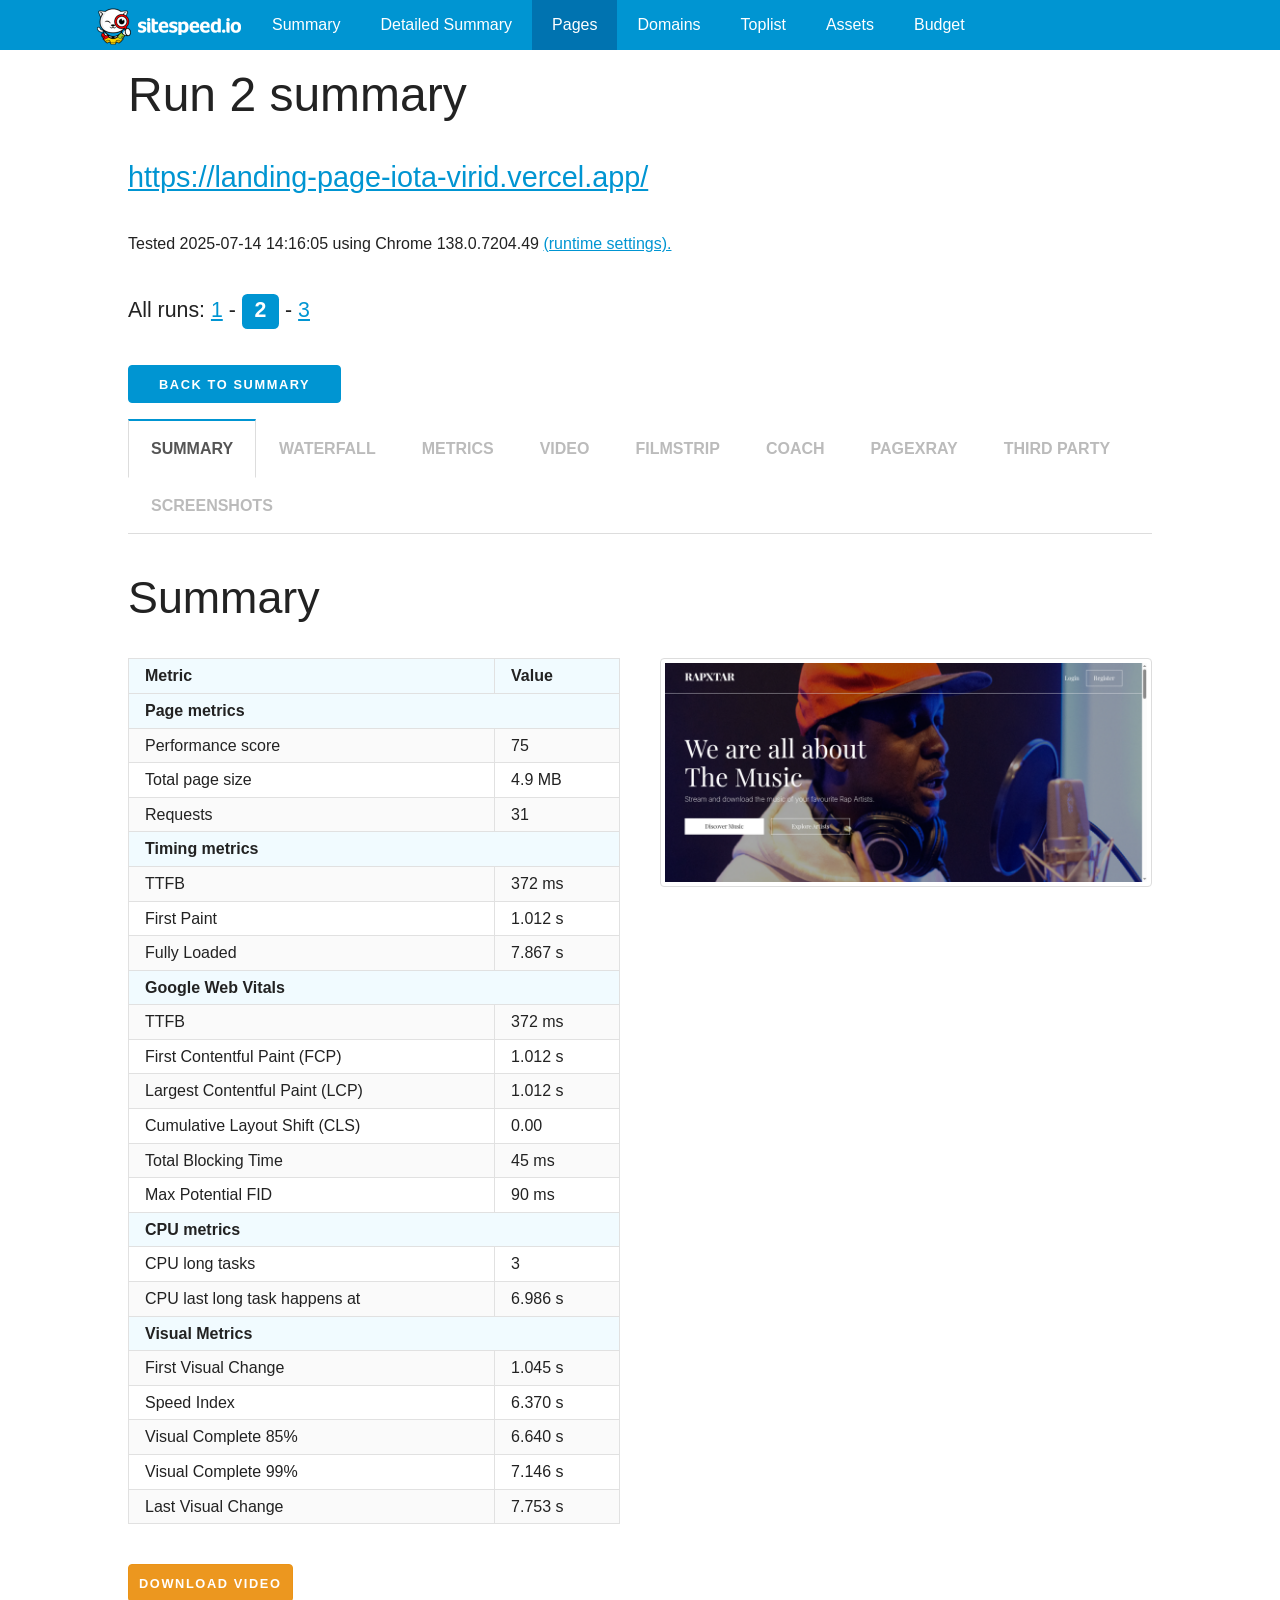
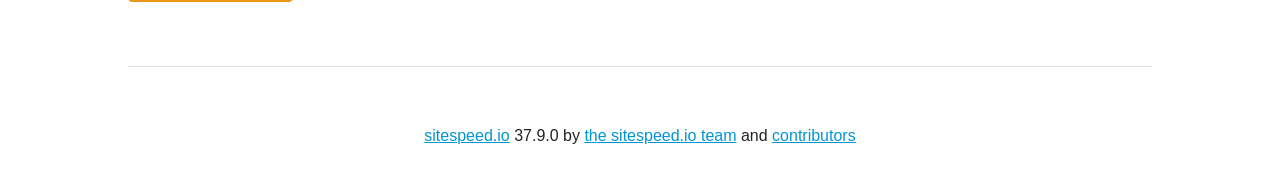
<file: sitespeed-result/landing-page-iota-virid.vercel.app/2025-07-14-14-15-20/pages/landing-page-iota-virid_vercel_app/2.html>
<!DOCTYPE html><html lang="en"><head><meta charset="utf-8"><meta name="viewport" content="width=device-width, initial-scale=1"><title>Run 2 for https://landing-page-iota-virid.vercel.app/ at 2025-07-14 14:16:05</title><meta name="description" content="First Visual Change: 1045,
       Speed Index: 6370,
       Visual Complete 85%: 6640,
       Last Visual Change: 7753 collected by sitespeed.io 37.9.0"><meta name="robots" content="noindex"><link rel="stylesheet" href="../../css/index-light.min.css"><style type="text/css">
</style><link rel="apple-touch-icon-precomposed" sizes="144x144" href="../../img/ico/sitespeed.io-144.png"><link rel="apple-touch-icon-precomposed" sizes="114x114" href="../../img/ico/sitespeed.io-114.png"><link rel="apple-touch-icon-precomposed" sizes="72x72" href="../../img/ico/sitespeed.io-72.png"><link rel="apple-touch-icon-precomposed" href="../../img/ico/sitespeed.io-57.png"><link rel="shortcut icon" href="../../img/ico/sitespeed.io.ico"></head><body><div class="darkblue nav"><div class="navgrid"><div class="logo"><a href="https://www.sitespeed.io/"><img class="navbar-brand" src="../../img/sitespeed.io-logo.png" width="162" height="50" alt="sitespeed.io logo"></a></div><ul><li><a href="../../index.html">Summary</a></li><li><a href="../../detailed.html">Detailed Summary</a></li><li><a class="active" href="../../pages.html">Pages</a></li><li><a href="../../domains.html">Domains</a></li><li><a href="../../toplist.html">Toplist</a></li><li><a href="../../assets.html">Assets</a></li><li><a href="../../budget.html">Budget</a></li></ul></div></div><div class="container"><h1>Run 2 summary</h1><h5 class="url"><a href="https://landing-page-iota-virid.vercel.app/">https://landing-page-iota-virid.vercel.app/</a></h5><p class="small">Tested 2025-07-14 14:16:05 using Chrome 138.0.7204.49 <a href="../../settings.html">(runtime settings).</a></p><b></b><p></p><p><div class="large" id="pageNavigation">All runs:&nbsp;<a href="./1.html">1</a>&nbsp;-
<span class="label normal info">2</span>&nbsp;-
<a href="./3.html">3</a></div></p><div class="index-link"><a class="button button--primary" href="./index.html">Back to summary</a></div><div id="tabs"><a id="summary" href="#summary" onclick="return selectTab(this, true);">Summary</a><a id="waterfall" href="#waterfall" onclick="return selectTab(this, true);">Waterfall   </a><a id="metrics" href="#metrics" onclick="return selectTab(this, true);">Metrics</a><a id="video" href="#video" onclick="return selectTab(this, true);">Video</a><a id="filmstrip" href="#filmstrip" onclick="return selectTab(this, true);">Filmstrip       </a><a id="coach" href="#coach" onclick="return selectTab(this, true);">Coach</a><a id="pagexray" href="#pagexray" onclick="return selectTab(this, true);">PageXray</a><a id="thirdparty" href="#thirdparty" onclick="return selectTab(this, true);">Third party</a><a id="screeenshots" href="#screenshots" onclick="return selectTab(this, true);">Screenshots</a></div><script type="text/javascript">/* eslint-disable no-undef */
globalThis.addEventListener('DOMContentLoaded', function () {
  let tabsRoot = document.querySelector('#tabs');

  let navigationLinks = document.querySelectorAll('#pageNavigation a');
  for (const navigationLink of navigationLinks) {
    navigationLink.addEventListener('click', event => {
      if (!location.hash) return;
      event.preventDefault();
      location.href = `${event.target.href}${location.hash}_ref`;
    });
  }

  let currentTab;
  if (location.hash.endsWith('_ref')) {
    const targetHash = location.hash.slice(0, -4);
    currentTab = tabsRoot.querySelector(targetHash);
    setTimeout(() => history.replaceState({}, location.hash, targetHash));
  } else {
    currentTab = tabsRoot.querySelector(location.hash || 'a');
  }

  if (!currentTab) currentTab = tabsRoot.querySelector('a');

  let sections = document.querySelectorAll('#tabSections section');
  for (const section of sections) {
    section.style.display = 'none';
  }
  selectTab(currentTab, false);
});

function selectTab(newSelection, updateUrlFragment) {
  let tabsRoot = document.querySelector('#tabs');
  let sectionRoot = document.querySelector('#tabSections');

  let previousSelection = tabsRoot.querySelector('[selected]');

  if (previousSelection) {
    previousSelection.removeAttribute('selected');
    let section = sectionRoot.querySelector(
      '#' + previousSelection.id + '-panel'
    );
    section.style.display = 'none';
  }

  newSelection.setAttribute('selected', '');
  let section = sectionRoot.querySelector('#' + newSelection.id + '-panel');
  section.style.display = 'block';

  let charts = section.querySelectorAll('.ct-chart');
  for (const chart of charts) {
    if (chart.__chartist__) {
      chart.__chartist__.update();
    }
  }

  if (updateUrlFragment && history.replaceState) {
    history.replaceState(undefined, undefined, '#' + newSelection.id);
  }

  return false;
}
</script><div id="tabSections"><section id="summary-panel"><h2>Summary</h2><div class="row"><div class="one-half column"><table><tr><th>Metric</th><th>Value</th></tr><tr><th colspan="2">Page metrics</th></tr><tr><td>Performance score</td><td>75</td></tr><tr><td>Total page size</td><td>4.9 MB</td></tr><tr><td>Requests</td><td>31</td></tr><tr><th colspan="2">Timing metrics</th></tr><tr><td>TTFB</td><td>372 ms</td></tr><tr><td>First Paint</td><td>1.012 s </td></tr><tr><td>Fully Loaded</td><td>7.867 s </td></tr><tr><th colspan="2">Google Web Vitals</th></tr><tr><td>TTFB</td><td>372 ms</td></tr><tr><td>First Contentful Paint (FCP) </td><td>1.012 s         </td></tr><tr><td>Largest Contentful Paint (LCP) </td><td>1.012 s</td></tr><tr><td>Cumulative Layout Shift (CLS) </td><td>0.00</td></tr><tr><td>Total Blocking Time</td><td>45 ms</td></tr><tr><td>Max Potential FID</td><td>90 ms</td></tr><tr><th colspan="2">CPU metrics</th></tr><tr><td>CPU long tasks</td><td>3</td></tr><tr><td>CPU last long task happens at</td><td>6.986 s</td></tr><tr><th colspan="2">Visual Metrics</th></tr><tr><td>First Visual Change</td><td>1.045 s</td></tr><tr><td>Speed Index</td><td>6.370 s</td></tr><tr><td>Visual Complete 85%</td><td>6.640 s</td></tr><tr><td>Visual Complete 99%</td><td>7.146 s  </td></tr><tr><td>Last Visual Change</td><td>7.753 s</td></tr></table></div><div class="one-half column"><a href="data/screenshots/2/afterPageCompleteCheck.png"><img class="screenshot" src="data/screenshots/2/afterPageCompleteCheck.png" width="100%" alt="Screenshot"></a></div></div><div class="downloads"><a class="button button-download" href="data/video/2.mp4" download="landing-page-iota-virid.vercel.app/-2-chrome-2025-07-14141605-video.mp4">Download video</a></div></section><section id="waterfall-panel"><small> | <a href="#waterfall">Waterfall |</a>&nbsp;|&nbsp;<a href="#download-HAR">Download HAR</a>&nbsp;|&nbsp;</small><a id="waterfall"></a><h3>Waterfall</h3><div id="legend-holder"></div><div id="output"></div><script src="../../js/perf-cascade.min.js"></script><script type="text/javascript">const outputHolderEl = document.getElementById("output");
const pageSelectorEl = document.getElementById("page-selector");
const legendHolderEl = document.getElementById("legend-holder");
const options = {
  rowHeight: 23,
  showAlignmentHelpers : false,
  showIndicatorIcons: false,
  showMimeTypeIcon: true,
  leftColumnWidth: 30,
  legendHolder: legendHolderEl,
  selectedPage: 1,
  pageSelector: pageSelectorEl

};

const perfCascadeSvg =  perfCascade.fromHar({"version":"1.2","creator":{"name":"chrome-har","version":"1.0.1","comment":"https://github.com/sitespeedio/chrome-har"},"browser":{"name":"Chrome","version":"138.0.7204.49"},"pages":[{"id":"page_1-1","startedDateTime":"2025-07-14T14:16:06.066Z","title":"https://landing-page-iota-virid.vercel.app/ run 2","pageTimings":{"onContentLoad":852.519,"onLoad":7672.001,"_firstVisualChange":1045,"_lastVisualChange":7753,"_visualComplete85":6640,"_visualComplete95":6876,"_visualComplete99":7146,"_largestContentfulPaint":1012,"_firstContentfulPaint":1012,"_domInteractiveTime":857,"_domContentLoadedTime":857},"_url":"https://landing-page-iota-virid.vercel.app/","_meta":{"connectivity":"native"},"_visualMetrics":{"FirstVisualChange":1045,"LastVisualChange":7753,"SpeedIndex":6370,"videoRecordingStart":977,"VisualReadiness":6708,"VisualComplete85":6640,"VisualComplete95":6876,"VisualComplete99":7146,"VisualProgress":{"0":0,"1045":0,"2225":0,"2865":0,"5697":33,"6640":87,"6708":87,"6876":98,"7146":99,"7180":99,"7281":99,"7753":100}},"_cpu":{"longTasks":{"tasks":3,"totalDuration":239,"totalBlockingTime":45,"maxPotentialFid":90,"lastLongTask":6986,"beforeFirstPaint":{"tasks":1,"totalDuration":94},"beforeFirstContentfulPaint":{"tasks":1,"totalDuration":94},"beforeLargestContentfulPaint":{"tasks":1,"totalDuration":94},"afterLoadEventEnd":{"tasks":0,"totalDuration":0}}},"_googleWebVitals":{"cumulativeLayoutShift":0.0020001673746625954,"ttfb":372,"largestContentfulPaint":1012,"firstContentfulPaint":1012,"firstInputDelay":0,"totalBlockingTime":45}}],"entries":[{"cache":{},"startedDateTime":"2025-07-14T14:16:06.068Z","_requestId":"0D78AB00E9187F0C0A50FA73177BA7E3","_initialPriority":"VeryHigh","_priority":"VeryHigh","pageref":"page_1-1","request":{"method":"GET","url":"https://landing-page-iota-virid.vercel.app/","queryString":[],"headersSize":-1,"bodySize":0,"cookies":[],"headers":[{"name":"Upgrade-Insecure-Requests","value":"1"},{"name":"User-Agent","value":"Mozilla/5.0 (X11; Linux x86_64) AppleWebKit/537.36 (KHTML, like Gecko) Chrome/138.0.0.0 Safari/537.36"},{"name":"sec-ch-ua","value":"\"Not)A;Brand\";v=\"8\", \"Chromium\";v=\"138\", \"Google Chrome\";v=\"138\""},{"name":"sec-ch-ua-mobile","value":"?0"},{"name":"sec-ch-ua-platform","value":"\"Linux\""},{"name":":authority","value":"landing-page-iota-virid.vercel.app"},{"name":":method","value":"GET"},{"name":":path","value":"/"},{"name":":scheme","value":"https"},{"name":"accept","value":"text/html,application/xhtml+xml,application/xml;q=0.9,image/avif,image/webp,image/apng,*/*;q=0.8,application/signed-exchange;v=b3;q=0.7"},{"name":"accept-encoding","value":"gzip, deflate, br, zstd"},{"name":"accept-language","value":"en-US,en;q=0.9"},{"name":"priority","value":"u=0, i"},{"name":"sec-ch-ua","value":"\"Not)A;Brand\";v=\"8\", \"Chromium\";v=\"138\", \"Google Chrome\";v=\"138\""},{"name":"sec-ch-ua-mobile","value":"?0"},{"name":"sec-ch-ua-platform","value":"\"Linux\""},{"name":"sec-fetch-dest","value":"document"},{"name":"sec-fetch-mode","value":"navigate"},{"name":"sec-fetch-site","value":"cross-site"},{"name":"upgrade-insecure-requests","value":"1"},{"name":"user-agent","value":"Mozilla/5.0 (X11; Linux x86_64) AppleWebKit/537.36 (KHTML, like Gecko) Chrome/138.0.0.0 Safari/537.36"}],"httpVersion":"h2"},"time":402.91200000000003,"_initiator_detail":"{\"stack\":{\"callFrames\":[{\"columnNumber\":29,\"functionName\":\"eval\",\"lineNumber\":9,\"scriptId\":\"13\",\"url\":\"\"}]},\"type\":\"script\"}","_initiator_type":"script","_resourceType":"document","_initiator":"","_initiator_line":10,"_initiator_column":30,"_initiator_function_name":"eval","_initiator_script_id":"13","response":{"httpVersion":"h2","redirectURL":"","status":200,"statusText":"","content":{"mimeType":"text/html","size":29296,"compression":23322},"headersSize":-1,"bodySize":5974,"cookies":[],"headers":[{"name":"access-control-allow-origin","value":"*"},{"name":"age","value":"542804"},{"name":"cache-control","value":"public, max-age=0, must-revalidate"},{"name":"content-disposition","value":"inline"},{"name":"content-encoding","value":"br"},{"name":"content-type","value":"text/html; charset=utf-8"},{"name":"date","value":"Mon, 14 Jul 2025 14:16:05 GMT"},{"name":"etag","value":"W/\"0e160d7e415685f3f22c6a0be11e2795\""},{"name":"server","value":"Vercel"},{"name":"strict-transport-security","value":"max-age=63072000; includeSubDomains; preload"},{"name":"vary","value":"RSC, Next-Router-State-Tree, Next-Router-Prefetch, Next-Router-Segment-Prefetch"},{"name":"x-matched-path","value":"/"},{"name":"x-nextjs-prerender","value":"1"},{"name":"x-nextjs-stale-time","value":"300"},{"name":"x-vercel-cache","value":"HIT"},{"name":"x-vercel-id","value":"cpt1::k5ff5-1752502565411-c20e9a906598"}],"_transferSize":5974,"fromDiskCache":false,"fromEarlyHints":false,"fromServiceWorker":false,"fromPrefetchCache":false},"connection":"69","serverIPAddress":"64.29.17.3","timings":{"blocked":0,"dns":4.289,"connect":261.374,"send":0.535,"wait":110.176,"receive":26.538,"ssl":201.175,"_queued":1.912},"_requestTime":4191.307387,"_chunks":[{"ts":406.026,"bytes":29296}]},{"cache":{},"startedDateTime":"2025-07-14T14:16:06.476Z","_requestId":"499.4","_initialPriority":"High","_priority":"High","pageref":"page_1-1","request":{"method":"GET","url":"https://landing-page-iota-virid.vercel.app/_next/static/media/6af6b543dd3be231-s.p.woff2","queryString":[],"headersSize":-1,"bodySize":0,"cookies":[],"headers":[{"name":"Origin","value":"https://landing-page-iota-virid.vercel.app"},{"name":"Referer","value":"https://landing-page-iota-virid.vercel.app/"},{"name":"User-Agent","value":"Mozilla/5.0 (X11; Linux x86_64) AppleWebKit/537.36 (KHTML, like Gecko) Chrome/138.0.0.0 Safari/537.36"},{"name":"sec-ch-ua","value":"\"Not)A;Brand\";v=\"8\", \"Chromium\";v=\"138\", \"Google Chrome\";v=\"138\""},{"name":"sec-ch-ua-mobile","value":"?0"},{"name":"sec-ch-ua-platform","value":"\"Linux\""}],"_isLinkPreload":true,"httpVersion":"h2"},"time":1701.405,"_initiator_detail":"{\"columnNumber\":247,\"lineNumber\":0,\"type\":\"parser\",\"url\":\"https://landing-page-iota-virid.vercel.app/\"}","_initiator_type":"parser","_resourceType":"font","_initiator":"https://landing-page-iota-virid.vercel.app/","_initiator_line":1,"response":{"httpVersion":"h2","redirectURL":"","status":200,"statusText":"","content":{"mimeType":"font/woff2","size":38368},"headersSize":-1,"bodySize":38578,"cookies":[],"headers":[{"name":"accept-ranges","value":"bytes"},{"name":"access-control-allow-origin","value":"*"},{"name":"age","value":"542799"},{"name":"cache-control","value":"public,max-age=31536000,immutable"},{"name":"content-disposition","value":"inline; filename=\"6af6b543dd3be231-s.p.woff2\""},{"name":"content-length","value":"38368"},{"name":"content-type","value":"font/woff2"},{"name":"date","value":"Mon, 14 Jul 2025 14:16:05 GMT"},{"name":"etag","value":"\"26ed8f1835670f47c3daeff5e6d84b23\""},{"name":"last-modified","value":"Tue, 08 Jul 2025 07:29:26 GMT"},{"name":"server","value":"Vercel"},{"name":"strict-transport-security","value":"max-age=63072000; includeSubDomains; preload"},{"name":"x-matched-path","value":"/_next/static/media/6af6b543dd3be231-s.p.woff2"},{"name":"x-vercel-cache","value":"HIT"},{"name":"x-vercel-id","value":"cpt1::bgrmc-1752502565551-405ee0a421bc"}],"_transferSize":38578,"fromDiskCache":false,"fromEarlyHints":false,"fromServiceWorker":false,"fromPrefetchCache":false},"connection":"69","serverIPAddress":"64.29.17.3","timings":{"blocked":1.939,"dns":-1,"connect":-1,"send":0.747,"wait":1617.105,"receive":81.614,"ssl":-1,"_queued":2.59},"_requestTime":4191.715581,"_chunks":[{"ts":2118.619,"bytes":3303},{"ts":2118.628,"bytes":16384},{"ts":2118.633,"bytes":18681},{"ts":2119.238,"bytes":0}]},{"cache":{},"startedDateTime":"2025-07-14T14:16:06.477Z","_requestId":"499.5","_initialPriority":"Low","_priority":"Low","pageref":"page_1-1","request":{"method":"GET","url":"https://landing-page-iota-virid.vercel.app/images/rectangle-1.png","queryString":[],"headersSize":-1,"bodySize":0,"cookies":[],"headers":[{"name":"Referer","value":"https://landing-page-iota-virid.vercel.app/"},{"name":"User-Agent","value":"Mozilla/5.0 (X11; Linux x86_64) AppleWebKit/537.36 (KHTML, like Gecko) Chrome/138.0.0.0 Safari/537.36"},{"name":"sec-ch-ua","value":"\"Not)A;Brand\";v=\"8\", \"Chromium\";v=\"138\", \"Google Chrome\";v=\"138\""},{"name":"sec-ch-ua-mobile","value":"?0"},{"name":"sec-ch-ua-platform","value":"\"Linux\""}],"_isLinkPreload":true,"httpVersion":"h2"},"time":426.07399999999996,"_initiator_detail":"{\"columnNumber\":310,\"lineNumber\":0,\"type\":\"parser\",\"url\":\"https://landing-page-iota-virid.vercel.app/\"}","_initiator_type":"parser","_resourceType":"image","_initiator":"https://landing-page-iota-virid.vercel.app/","_initiator_line":1,"response":{"httpVersion":"h2","redirectURL":"","status":200,"statusText":"","content":{"mimeType":"image/png","size":424643},"headersSize":-1,"bodySize":425079,"cookies":[],"headers":[{"name":"accept-ranges","value":"bytes"},{"name":"access-control-allow-origin","value":"*"},{"name":"age","value":"542798"},{"name":"cache-control","value":"public, max-age=0, must-revalidate"},{"name":"content-disposition","value":"inline; filename=\"rectangle-1.png\""},{"name":"content-length","value":"424643"},{"name":"content-type","value":"image/png"},{"name":"date","value":"Mon, 14 Jul 2025 14:16:05 GMT"},{"name":"etag","value":"\"54868fa34e66258fef307acd7573030c\""},{"name":"last-modified","value":"Tue, 08 Jul 2025 07:29:26 GMT"},{"name":"server","value":"Vercel"},{"name":"strict-transport-security","value":"max-age=63072000; includeSubDomains; preload"},{"name":"x-matched-path","value":"/images/rectangle-1.png"},{"name":"x-vercel-cache","value":"HIT"},{"name":"x-vercel-id","value":"cpt1::k5ff5-1752502565551-bca166210756"}],"_transferSize":425079,"fromDiskCache":false,"fromEarlyHints":false,"fromServiceWorker":false,"fromPrefetchCache":false},"connection":"69","serverIPAddress":"64.29.17.3","timings":{"blocked":0.997,"dns":-1,"connect":-1,"send":0.551,"wait":105.91,"receive":318.616,"ssl":-1,"_queued":2.465},"_requestTime":4191.716764,"_chunks":[{"ts":527.437,"bytes":3338},{"ts":531.665,"bytes":10665},{"ts":547.06,"bytes":5719},{"ts":553.484,"bytes":16384},{"ts":589.028,"bytes":16384},{"ts":591.529,"bytes":16384},{"ts":603.693,"bytes":20347},{"ts":607.967,"bytes":16384},{"ts":645.328,"bytes":16384},{"ts":679.584,"bytes":16384},{"ts":679.839,"bytes":32768},{"ts":690.685,"bytes":16384},{"ts":702.468,"bytes":32768},{"ts":716.577,"bytes":16384},{"ts":740.728,"bytes":16384},{"ts":746.614,"bytes":16384},{"ts":748.622,"bytes":16384},{"ts":769.669,"bytes":16384},{"ts":771.481,"bytes":16384},{"ts":774.737,"bytes":16384},{"ts":781.807,"bytes":16384},{"ts":787.822,"bytes":16384},{"ts":803.456,"bytes":16384},{"ts":810.006,"bytes":16384},{"ts":833.384,"bytes":16384},{"ts":837.46,"bytes":7742},{"ts":840.278,"bytes":0}]},{"cache":{},"startedDateTime":"2025-07-14T14:16:06.483Z","_requestId":"499.6","_initialPriority":"Low","_priority":"Low","pageref":"page_1-1","request":{"method":"GET","url":"https://landing-page-iota-virid.vercel.app/images/rectangle-2.png","queryString":[],"headersSize":-1,"bodySize":0,"cookies":[],"headers":[{"name":"Referer","value":"https://landing-page-iota-virid.vercel.app/"},{"name":"User-Agent","value":"Mozilla/5.0 (X11; Linux x86_64) AppleWebKit/537.36 (KHTML, like Gecko) Chrome/138.0.0.0 Safari/537.36"},{"name":"sec-ch-ua","value":"\"Not)A;Brand\";v=\"8\", \"Chromium\";v=\"138\", \"Google Chrome\";v=\"138\""},{"name":"sec-ch-ua-mobile","value":"?0"},{"name":"sec-ch-ua-platform","value":"\"Linux\""},{"name":":authority","value":"landing-page-iota-virid.vercel.app"},{"name":":method","value":"GET"},{"name":":path","value":"/images/rectangle-2.png"},{"name":":scheme","value":"https"},{"name":"accept","value":"image/avif,image/webp,image/apng,image/svg+xml,image/*,*/*;q=0.8"},{"name":"accept-encoding","value":"gzip, deflate, br, zstd"},{"name":"accept-language","value":"en-US,en;q=0.9"},{"name":"priority","value":"i"},{"name":"referer","value":"https://landing-page-iota-virid.vercel.app/"},{"name":"sec-ch-ua","value":"\"Not)A;Brand\";v=\"8\", \"Chromium\";v=\"138\", \"Google Chrome\";v=\"138\""},{"name":"sec-ch-ua-mobile","value":"?0"},{"name":"sec-ch-ua-platform","value":"\"Linux\""},{"name":"sec-fetch-dest","value":"image"},{"name":"sec-fetch-mode","value":"no-cors"},{"name":"sec-fetch-site","value":"same-origin"},{"name":"user-agent","value":"Mozilla/5.0 (X11; Linux x86_64) AppleWebKit/537.36 (KHTML, like Gecko) Chrome/138.0.0.0 Safari/537.36"}],"_isLinkPreload":true,"httpVersion":"h2"},"time":846.181,"_initiator_detail":"{\"columnNumber\":373,\"lineNumber\":0,\"type\":\"parser\",\"url\":\"https://landing-page-iota-virid.vercel.app/\"}","_initiator_type":"parser","_resourceType":"image","_initiator":"https://landing-page-iota-virid.vercel.app/","_initiator_line":1,"response":{"httpVersion":"h2","redirectURL":"","status":200,"statusText":"","content":{"mimeType":"image/png","size":316032},"headersSize":-1,"bodySize":316362,"cookies":[],"headers":[{"name":"accept-ranges","value":"bytes"},{"name":"access-control-allow-origin","value":"*"},{"name":"age","value":"542799"},{"name":"cache-control","value":"public, max-age=0, must-revalidate"},{"name":"content-disposition","value":"inline; filename=\"rectangle-2.png\""},{"name":"content-length","value":"316032"},{"name":"content-type","value":"image/png"},{"name":"date","value":"Mon, 14 Jul 2025 14:16:05 GMT"},{"name":"etag","value":"\"3b6bbed1a471aa32438ca6aa9ec48787\""},{"name":"last-modified","value":"Tue, 08 Jul 2025 07:29:26 GMT"},{"name":"server","value":"Vercel"},{"name":"strict-transport-security","value":"max-age=63072000; includeSubDomains; preload"},{"name":"x-matched-path","value":"/images/rectangle-2.png"},{"name":"x-vercel-cache","value":"HIT"},{"name":"x-vercel-id","value":"cpt1::k5ff5-1752502565560-bf1af396fa7a"}],"_transferSize":316362,"fromDiskCache":false,"fromEarlyHints":false,"fromServiceWorker":false,"fromPrefetchCache":false},"connection":"69","serverIPAddress":"64.29.17.3","timings":{"blocked":1.535,"dns":-1,"connect":-1,"send":0.622,"wait":421.427,"receive":422.597,"ssl":-1,"_queued":7.748},"_requestTime":4191.722755,"_chunks":[{"ts":844.424,"bytes":3338},{"ts":947.228,"bytes":65536},{"ts":1001.307,"bytes":16384},{"ts":1028.622,"bytes":16384},{"ts":1059.379,"bytes":16384},{"ts":1083.219,"bytes":16384},{"ts":1103.328,"bytes":16384},{"ts":1113.739,"bytes":16384},{"ts":1121.649,"bytes":16384},{"ts":1133.849,"bytes":16384},{"ts":1138.872,"bytes":16384},{"ts":1156.752,"bytes":16384},{"ts":1165.039,"bytes":16384},{"ts":1171.047,"bytes":32768},{"ts":1175.243,"bytes":16384},{"ts":1264.561,"bytes":17782},{"ts":1272.301,"bytes":0}]},{"cache":{},"startedDateTime":"2025-07-14T14:16:06.484Z","_requestId":"499.7","_initialPriority":"Low","_priority":"Low","pageref":"page_1-1","request":{"method":"GET","url":"https://landing-page-iota-virid.vercel.app/images/rectangle-3.png","queryString":[],"headersSize":-1,"bodySize":0,"cookies":[],"headers":[{"name":"Referer","value":"https://landing-page-iota-virid.vercel.app/"},{"name":"User-Agent","value":"Mozilla/5.0 (X11; Linux x86_64) AppleWebKit/537.36 (KHTML, like Gecko) Chrome/138.0.0.0 Safari/537.36"},{"name":"sec-ch-ua","value":"\"Not)A;Brand\";v=\"8\", \"Chromium\";v=\"138\", \"Google Chrome\";v=\"138\""},{"name":"sec-ch-ua-mobile","value":"?0"},{"name":"sec-ch-ua-platform","value":"\"Linux\""},{"name":":authority","value":"landing-page-iota-virid.vercel.app"},{"name":":method","value":"GET"},{"name":":path","value":"/images/rectangle-3.png"},{"name":":scheme","value":"https"},{"name":"accept","value":"image/avif,image/webp,image/apng,image/svg+xml,image/*,*/*;q=0.8"},{"name":"accept-encoding","value":"gzip, deflate, br, zstd"},{"name":"accept-language","value":"en-US,en;q=0.9"},{"name":"priority","value":"i"},{"name":"referer","value":"https://landing-page-iota-virid.vercel.app/"},{"name":"sec-ch-ua","value":"\"Not)A;Brand\";v=\"8\", \"Chromium\";v=\"138\", \"Google Chrome\";v=\"138\""},{"name":"sec-ch-ua-mobile","value":"?0"},{"name":"sec-ch-ua-platform","value":"\"Linux\""},{"name":"sec-fetch-dest","value":"image"},{"name":"sec-fetch-mode","value":"no-cors"},{"name":"sec-fetch-site","value":"same-origin"},{"name":"user-agent","value":"Mozilla/5.0 (X11; Linux x86_64) AppleWebKit/537.36 (KHTML, like Gecko) Chrome/138.0.0.0 Safari/537.36"}],"_isLinkPreload":true,"httpVersion":"h2"},"time":1692.388,"_initiator_detail":"{\"columnNumber\":436,\"lineNumber\":0,\"type\":\"parser\",\"url\":\"https://landing-page-iota-virid.vercel.app/\"}","_initiator_type":"parser","_resourceType":"image","_initiator":"https://landing-page-iota-virid.vercel.app/","_initiator_line":1,"response":{"httpVersion":"h2","redirectURL":"","status":200,"statusText":"","content":{"mimeType":"image/png","size":396003},"headersSize":-1,"bodySize":396392,"cookies":[],"headers":[{"name":"accept-ranges","value":"bytes"},{"name":"access-control-allow-origin","value":"*"},{"name":"age","value":"542798"},{"name":"cache-control","value":"public, max-age=0, must-revalidate"},{"name":"content-disposition","value":"inline; filename=\"rectangle-3.png\""},{"name":"content-length","value":"396003"},{"name":"content-type","value":"image/png"},{"name":"date","value":"Mon, 14 Jul 2025 14:16:05 GMT"},{"name":"etag","value":"\"3aee6907ff38a47ef9d44246aaa9e148\""},{"name":"last-modified","value":"Tue, 08 Jul 2025 07:29:27 GMT"},{"name":"server","value":"Vercel"},{"name":"strict-transport-security","value":"max-age=63072000; includeSubDomains; preload"},{"name":"x-matched-path","value":"/images/rectangle-3.png"},{"name":"x-vercel-cache","value":"HIT"},{"name":"x-vercel-id","value":"cpt1::snqtp-1752502565560-f2e124ca0fad"}],"_transferSize":396392,"fromDiskCache":false,"fromEarlyHints":false,"fromServiceWorker":false,"fromPrefetchCache":false},"connection":"69","serverIPAddress":"64.29.17.3","timings":{"blocked":0.86,"dns":-1,"connect":-1,"send":0.442,"wait":847.735,"receive":843.351,"ssl":-1,"_queued":8.204},"_requestTime":4191.723614,"_chunks":[{"ts":1282.221,"bytes":3336},{"ts":1287.588,"bytes":32768},{"ts":1298.019,"bytes":16384},{"ts":1308.948,"bytes":32768},{"ts":1317.781,"bytes":16384},{"ts":1937.154,"bytes":16384},{"ts":1952.932,"bytes":32768},{"ts":1955.359,"bytes":16384},{"ts":1967.113,"bytes":16384},{"ts":1974.653,"bytes":49152},{"ts":1980.763,"bytes":49152},{"ts":2009.131,"bytes":16384},{"ts":2018.882,"bytes":16384},{"ts":2035.792,"bytes":32768},{"ts":2060.367,"bytes":16384},{"ts":2068.157,"bytes":16384},{"ts":2074.038,"bytes":15835},{"ts":2112.794,"bytes":0}]},{"cache":{},"startedDateTime":"2025-07-14T14:16:06.912Z","_requestId":"499.8","_initialPriority":"Low","_priority":"Low","pageref":"page_1-1","request":{"method":"GET","url":"https://landing-page-iota-virid.vercel.app/images/rectangle-4.png","queryString":[],"headersSize":-1,"bodySize":0,"cookies":[],"headers":[{"name":"Referer","value":"https://landing-page-iota-virid.vercel.app/"},{"name":"User-Agent","value":"Mozilla/5.0 (X11; Linux x86_64) AppleWebKit/537.36 (KHTML, like Gecko) Chrome/138.0.0.0 Safari/537.36"},{"name":"sec-ch-ua","value":"\"Not)A;Brand\";v=\"8\", \"Chromium\";v=\"138\", \"Google Chrome\";v=\"138\""},{"name":"sec-ch-ua-mobile","value":"?0"},{"name":"sec-ch-ua-platform","value":"\"Linux\""},{"name":":authority","value":"landing-page-iota-virid.vercel.app"},{"name":":method","value":"GET"},{"name":":path","value":"/images/rectangle-4.png"},{"name":":scheme","value":"https"},{"name":"accept","value":"image/avif,image/webp,image/apng,image/svg+xml,image/*,*/*;q=0.8"},{"name":"accept-encoding","value":"gzip, deflate, br, zstd"},{"name":"accept-language","value":"en-US,en;q=0.9"},{"name":"priority","value":"i"},{"name":"referer","value":"https://landing-page-iota-virid.vercel.app/"},{"name":"sec-ch-ua","value":"\"Not)A;Brand\";v=\"8\", \"Chromium\";v=\"138\", \"Google Chrome\";v=\"138\""},{"name":"sec-ch-ua-mobile","value":"?0"},{"name":"sec-ch-ua-platform","value":"\"Linux\""},{"name":"sec-fetch-dest","value":"image"},{"name":"sec-fetch-mode","value":"no-cors"},{"name":"sec-fetch-site","value":"same-origin"},{"name":"user-agent","value":"Mozilla/5.0 (X11; Linux x86_64) AppleWebKit/537.36 (KHTML, like Gecko) Chrome/138.0.0.0 Safari/537.36"}],"_isLinkPreload":true,"httpVersion":"h2"},"time":1838.04,"_initiator_detail":"{\"columnNumber\":499,\"lineNumber\":0,\"type\":\"parser\",\"url\":\"https://landing-page-iota-virid.vercel.app/\"}","_initiator_type":"parser","_resourceType":"image","_initiator":"https://landing-page-iota-virid.vercel.app/","_initiator_line":1,"response":{"httpVersion":"h2","redirectURL":"","status":200,"statusText":"","content":{"mimeType":"image/png","size":453931},"headersSize":-1,"bodySize":454335,"cookies":[],"headers":[{"name":"accept-ranges","value":"bytes"},{"name":"access-control-allow-origin","value":"*"},{"name":"age","value":"542798"},{"name":"cache-control","value":"public, max-age=0, must-revalidate"},{"name":"content-disposition","value":"inline; filename=\"rectangle-4.png\""},{"name":"content-length","value":"453931"},{"name":"content-type","value":"image/png"},{"name":"date","value":"Mon, 14 Jul 2025 14:16:05 GMT"},{"name":"etag","value":"\"bfabdbf16502bb6f7a354fe1fe0fe4ab\""},{"name":"last-modified","value":"Tue, 08 Jul 2025 07:29:27 GMT"},{"name":"server","value":"Vercel"},{"name":"strict-transport-security","value":"max-age=63072000; includeSubDomains; preload"},{"name":"x-matched-path","value":"/images/rectangle-4.png"},{"name":"x-vercel-cache","value":"HIT"},{"name":"x-vercel-id","value":"cpt1::w9cnw-1752502565990-4d50ec67460d"}],"_transferSize":454335,"fromDiskCache":false,"fromEarlyHints":false,"fromServiceWorker":false,"fromPrefetchCache":false},"connection":"69","serverIPAddress":"64.29.17.3","timings":{"blocked":13.005,"dns":-1,"connect":-1,"send":22.406,"wait":1277.048,"receive":525.581,"ssl":-1,"_queued":436.256},"_requestTime":4192.151985,"_chunks":[{"ts":2163.464,"bytes":3338},{"ts":2179.803,"bytes":16384},{"ts":2195.087,"bytes":16384},{"ts":2230.056,"bytes":32768},{"ts":2235.077,"bytes":16384},{"ts":2239.247,"bytes":15066},{"ts":2254.179,"bytes":16384},{"ts":2256.746,"bytes":16384},{"ts":2268.553,"bytes":32768},{"ts":2280.248,"bytes":16384},{"ts":2296.168,"bytes":16384},{"ts":2298.523,"bytes":16384},{"ts":2449.474,"bytes":32768},{"ts":2487.514,"bytes":16384},{"ts":2583.839,"bytes":16384},{"ts":2586.607,"bytes":16384},{"ts":2593.466,"bytes":16384},{"ts":2624.511,"bytes":16384},{"ts":2632.749,"bytes":16384},{"ts":2643.712,"bytes":16384},{"ts":2651.06,"bytes":16384},{"ts":2659.76,"bytes":32768},{"ts":2671.958,"bytes":16384},{"ts":2675.512,"bytes":16384},{"ts":2684.738,"bytes":9543},{"ts":2692.566,"bytes":0}]},{"cache":{},"startedDateTime":"2025-07-14T14:16:06.913Z","_requestId":"499.9","_initialPriority":"Low","_priority":"Low","pageref":"page_1-1","request":{"method":"GET","url":"https://landing-page-iota-virid.vercel.app/images/image-1.png","queryString":[],"headersSize":-1,"bodySize":0,"cookies":[],"headers":[{"name":"Referer","value":"https://landing-page-iota-virid.vercel.app/"},{"name":"User-Agent","value":"Mozilla/5.0 (X11; Linux x86_64) AppleWebKit/537.36 (KHTML, like Gecko) Chrome/138.0.0.0 Safari/537.36"},{"name":"sec-ch-ua","value":"\"Not)A;Brand\";v=\"8\", \"Chromium\";v=\"138\", \"Google Chrome\";v=\"138\""},{"name":"sec-ch-ua-mobile","value":"?0"},{"name":"sec-ch-ua-platform","value":"\"Linux\""},{"name":":authority","value":"landing-page-iota-virid.vercel.app"},{"name":":method","value":"GET"},{"name":":path","value":"/images/image-1.png"},{"name":":scheme","value":"https"},{"name":"accept","value":"image/avif,image/webp,image/apng,image/svg+xml,image/*,*/*;q=0.8"},{"name":"accept-encoding","value":"gzip, deflate, br, zstd"},{"name":"accept-language","value":"en-US,en;q=0.9"},{"name":"priority","value":"i"},{"name":"referer","value":"https://landing-page-iota-virid.vercel.app/"},{"name":"sec-ch-ua","value":"\"Not)A;Brand\";v=\"8\", \"Chromium\";v=\"138\", \"Google Chrome\";v=\"138\""},{"name":"sec-ch-ua-mobile","value":"?0"},{"name":"sec-ch-ua-platform","value":"\"Linux\""},{"name":"sec-fetch-dest","value":"image"},{"name":"sec-fetch-mode","value":"no-cors"},{"name":"sec-fetch-site","value":"same-origin"},{"name":"user-agent","value":"Mozilla/5.0 (X11; Linux x86_64) AppleWebKit/537.36 (KHTML, like Gecko) Chrome/138.0.0.0 Safari/537.36"}],"_isLinkPreload":true,"httpVersion":"h2"},"time":2390.6569999999997,"_initiator_detail":"{\"columnNumber\":558,\"lineNumber\":0,\"type\":\"parser\",\"url\":\"https://landing-page-iota-virid.vercel.app/\"}","_initiator_type":"parser","_resourceType":"image","_initiator":"https://landing-page-iota-virid.vercel.app/","_initiator_line":1,"response":{"httpVersion":"h2","redirectURL":"","status":200,"statusText":"","content":{"mimeType":"image/png","size":61914},"headersSize":-1,"bodySize":62123,"cookies":[],"headers":[{"name":"accept-ranges","value":"bytes"},{"name":"access-control-allow-origin","value":"*"},{"name":"age","value":"542799"},{"name":"cache-control","value":"public, max-age=0, must-revalidate"},{"name":"content-disposition","value":"inline; filename=\"image-1.png\""},{"name":"content-length","value":"61914"},{"name":"content-type","value":"image/png"},{"name":"date","value":"Mon, 14 Jul 2025 14:16:06 GMT"},{"name":"etag","value":"\"785540c7672aae61c6d9295363a27056\""},{"name":"last-modified","value":"Tue, 08 Jul 2025 07:29:26 GMT"},{"name":"server","value":"Vercel"},{"name":"strict-transport-security","value":"max-age=63072000; includeSubDomains; preload"},{"name":"x-matched-path","value":"/images/image-1.png"},{"name":"x-vercel-cache","value":"HIT"},{"name":"x-vercel-id","value":"cpt1::bgrmc-1752502565993-73b63cb41ee0"}],"_transferSize":62123,"fromDiskCache":false,"fromEarlyHints":false,"fromServiceWorker":false,"fromPrefetchCache":false},"connection":"69","serverIPAddress":"64.29.17.3","timings":{"blocked":25.561,"dns":-1,"connect":-1,"send":9.126,"wait":2292.182,"receive":63.788,"ssl":-1,"_queued":436.616},"_requestTime":4192.152713,"_chunks":[{"ts":3184.674,"bytes":3347},{"ts":3190.245,"bytes":16384},{"ts":3203.24,"bytes":16384},{"ts":3225.21,"bytes":16384},{"ts":3238.306,"bytes":9415},{"ts":3240.246,"bytes":0}]},{"cache":{},"startedDateTime":"2025-07-14T14:16:06.914Z","_requestId":"499.10","_initialPriority":"Low","_priority":"Low","pageref":"page_1-1","request":{"method":"GET","url":"https://landing-page-iota-virid.vercel.app/images/image-2.png","queryString":[],"headersSize":-1,"bodySize":0,"cookies":[],"headers":[{"name":"Referer","value":"https://landing-page-iota-virid.vercel.app/"},{"name":"User-Agent","value":"Mozilla/5.0 (X11; Linux x86_64) AppleWebKit/537.36 (KHTML, like Gecko) Chrome/138.0.0.0 Safari/537.36"},{"name":"sec-ch-ua","value":"\"Not)A;Brand\";v=\"8\", \"Chromium\";v=\"138\", \"Google Chrome\";v=\"138\""},{"name":"sec-ch-ua-mobile","value":"?0"},{"name":"sec-ch-ua-platform","value":"\"Linux\""},{"name":":authority","value":"landing-page-iota-virid.vercel.app"},{"name":":method","value":"GET"},{"name":":path","value":"/images/image-2.png"},{"name":":scheme","value":"https"},{"name":"accept","value":"image/avif,image/webp,image/apng,image/svg+xml,image/*,*/*;q=0.8"},{"name":"accept-encoding","value":"gzip, deflate, br, zstd"},{"name":"accept-language","value":"en-US,en;q=0.9"},{"name":"priority","value":"i"},{"name":"referer","value":"https://landing-page-iota-virid.vercel.app/"},{"name":"sec-ch-ua","value":"\"Not)A;Brand\";v=\"8\", \"Chromium\";v=\"138\", \"Google Chrome\";v=\"138\""},{"name":"sec-ch-ua-mobile","value":"?0"},{"name":"sec-ch-ua-platform","value":"\"Linux\""},{"name":"sec-fetch-dest","value":"image"},{"name":"sec-fetch-mode","value":"no-cors"},{"name":"sec-fetch-site","value":"same-origin"},{"name":"user-agent","value":"Mozilla/5.0 (X11; Linux x86_64) AppleWebKit/537.36 (KHTML, like Gecko) Chrome/138.0.0.0 Safari/537.36"}],"_isLinkPreload":true,"httpVersion":"h2"},"time":1957.5240000000001,"_initiator_detail":"{\"columnNumber\":617,\"lineNumber\":0,\"type\":\"parser\",\"url\":\"https://landing-page-iota-virid.vercel.app/\"}","_initiator_type":"parser","_resourceType":"image","_initiator":"https://landing-page-iota-virid.vercel.app/","_initiator_line":1,"response":{"httpVersion":"h2","redirectURL":"","status":200,"statusText":"","content":{"mimeType":"image/png","size":68909},"headersSize":-1,"bodySize":69133,"cookies":[],"headers":[{"name":"accept-ranges","value":"bytes"},{"name":"access-control-allow-origin","value":"*"},{"name":"age","value":"542788"},{"name":"cache-control","value":"public, max-age=0, must-revalidate"},{"name":"content-disposition","value":"inline; filename=\"image-2.png\""},{"name":"content-length","value":"68909"},{"name":"content-type","value":"image/png"},{"name":"date","value":"Mon, 14 Jul 2025 14:16:05 GMT"},{"name":"etag","value":"\"3fadf92650bc60e077dbf75120f0355d\""},{"name":"last-modified","value":"Tue, 08 Jul 2025 07:29:37 GMT"},{"name":"server","value":"Vercel"},{"name":"strict-transport-security","value":"max-age=63072000; includeSubDomains; preload"},{"name":"x-matched-path","value":"/images/image-2.png"},{"name":"x-vercel-cache","value":"HIT"},{"name":"x-vercel-id","value":"cpt1::k5ff5-1752502565990-33a1fb7bf89b"}],"_transferSize":69133,"fromDiskCache":false,"fromEarlyHints":false,"fromServiceWorker":false,"fromPrefetchCache":false},"connection":"69","serverIPAddress":"64.29.17.3","timings":{"blocked":25.09,"dns":-1,"connect":-1,"send":8.877,"wait":1804.54,"receive":119.017,"ssl":-1,"_queued":437.091},"_requestTime":4192.153437,"_chunks":[{"ts":2695.545,"bytes":19731},{"ts":2703.797,"bytes":16384},{"ts":2793.106,"bytes":16384},{"ts":2806.714,"bytes":16410},{"ts":2808.594,"bytes":0}]},{"cache":{},"startedDateTime":"2025-07-14T14:16:06.915Z","_requestId":"499.11","_initialPriority":"Low","_priority":"Low","pageref":"page_1-1","request":{"method":"GET","url":"https://landing-page-iota-virid.vercel.app/images/image-3.png","queryString":[],"headersSize":-1,"bodySize":0,"cookies":[],"headers":[{"name":"Referer","value":"https://landing-page-iota-virid.vercel.app/"},{"name":"User-Agent","value":"Mozilla/5.0 (X11; Linux x86_64) AppleWebKit/537.36 (KHTML, like Gecko) Chrome/138.0.0.0 Safari/537.36"},{"name":"sec-ch-ua","value":"\"Not)A;Brand\";v=\"8\", \"Chromium\";v=\"138\", \"Google Chrome\";v=\"138\""},{"name":"sec-ch-ua-mobile","value":"?0"},{"name":"sec-ch-ua-platform","value":"\"Linux\""},{"name":":authority","value":"landing-page-iota-virid.vercel.app"},{"name":":method","value":"GET"},{"name":":path","value":"/images/image-3.png"},{"name":":scheme","value":"https"},{"name":"accept","value":"image/avif,image/webp,image/apng,image/svg+xml,image/*,*/*;q=0.8"},{"name":"accept-encoding","value":"gzip, deflate, br, zstd"},{"name":"accept-language","value":"en-US,en;q=0.9"},{"name":"priority","value":"i"},{"name":"referer","value":"https://landing-page-iota-virid.vercel.app/"},{"name":"sec-ch-ua","value":"\"Not)A;Brand\";v=\"8\", \"Chromium\";v=\"138\", \"Google Chrome\";v=\"138\""},{"name":"sec-ch-ua-mobile","value":"?0"},{"name":"sec-ch-ua-platform","value":"\"Linux\""},{"name":"sec-fetch-dest","value":"image"},{"name":"sec-fetch-mode","value":"no-cors"},{"name":"sec-fetch-site","value":"same-origin"},{"name":"user-agent","value":"Mozilla/5.0 (X11; Linux x86_64) AppleWebKit/537.36 (KHTML, like Gecko) Chrome/138.0.0.0 Safari/537.36"}],"_isLinkPreload":true,"httpVersion":"h2"},"time":1309.134,"_initiator_detail":"{\"columnNumber\":676,\"lineNumber\":0,\"type\":\"parser\",\"url\":\"https://landing-page-iota-virid.vercel.app/\"}","_initiator_type":"parser","_resourceType":"image","_initiator":"https://landing-page-iota-virid.vercel.app/","_initiator_line":1,"response":{"httpVersion":"h2","redirectURL":"","status":200,"statusText":"","content":{"mimeType":"image/png","size":67927},"headersSize":-1,"bodySize":68135,"cookies":[],"headers":[{"name":"accept-ranges","value":"bytes"},{"name":"access-control-allow-origin","value":"*"},{"name":"age","value":"542788"},{"name":"cache-control","value":"public, max-age=0, must-revalidate"},{"name":"content-disposition","value":"inline; filename=\"image-3.png\""},{"name":"content-length","value":"67927"},{"name":"content-type","value":"image/png"},{"name":"date","value":"Mon, 14 Jul 2025 14:16:05 GMT"},{"name":"etag","value":"\"2a565d71f233fd9be22eea0451b8b6ae\""},{"name":"last-modified","value":"Tue, 08 Jul 2025 07:29:37 GMT"},{"name":"server","value":"Vercel"},{"name":"strict-transport-security","value":"max-age=63072000; includeSubDomains; preload"},{"name":"x-matched-path","value":"/images/image-3.png"},{"name":"x-vercel-cache","value":"HIT"},{"name":"x-vercel-id","value":"cpt1::snqtp-1752502565990-d5154c4e125f"}],"_transferSize":68135,"fromDiskCache":false,"fromEarlyHints":false,"fromServiceWorker":false,"fromPrefetchCache":false},"connection":"69","serverIPAddress":"64.29.17.3","timings":{"blocked":24.328,"dns":-1,"connect":-1,"send":8.574,"wait":1230.211,"receive":46.021,"ssl":-1,"_queued":437.712},"_requestTime":4192.154505,"_chunks":[{"ts":2119.722,"bytes":3347},{"ts":2150.313,"bytes":16384},{"ts":2154.053,"bytes":16384},{"ts":2156.524,"bytes":16384},{"ts":2158.816,"bytes":15428},{"ts":2159.848,"bytes":0}]},{"cache":{},"startedDateTime":"2025-07-14T14:16:06.917Z","_requestId":"499.12","_initialPriority":"Low","_priority":"Low","pageref":"page_1-1","request":{"method":"GET","url":"https://landing-page-iota-virid.vercel.app/images/image-4.png","queryString":[],"headersSize":-1,"bodySize":0,"cookies":[],"headers":[{"name":"Referer","value":"https://landing-page-iota-virid.vercel.app/"},{"name":"User-Agent","value":"Mozilla/5.0 (X11; Linux x86_64) AppleWebKit/537.36 (KHTML, like Gecko) Chrome/138.0.0.0 Safari/537.36"},{"name":"sec-ch-ua","value":"\"Not)A;Brand\";v=\"8\", \"Chromium\";v=\"138\", \"Google Chrome\";v=\"138\""},{"name":"sec-ch-ua-mobile","value":"?0"},{"name":"sec-ch-ua-platform","value":"\"Linux\""},{"name":":authority","value":"landing-page-iota-virid.vercel.app"},{"name":":method","value":"GET"},{"name":":path","value":"/images/image-4.png"},{"name":":scheme","value":"https"},{"name":"accept","value":"image/avif,image/webp,image/apng,image/svg+xml,image/*,*/*;q=0.8"},{"name":"accept-encoding","value":"gzip, deflate, br, zstd"},{"name":"accept-language","value":"en-US,en;q=0.9"},{"name":"priority","value":"i"},{"name":"referer","value":"https://landing-page-iota-virid.vercel.app/"},{"name":"sec-ch-ua","value":"\"Not)A;Brand\";v=\"8\", \"Chromium\";v=\"138\", \"Google Chrome\";v=\"138\""},{"name":"sec-ch-ua-mobile","value":"?0"},{"name":"sec-ch-ua-platform","value":"\"Linux\""},{"name":"sec-fetch-dest","value":"image"},{"name":"sec-fetch-mode","value":"no-cors"},{"name":"sec-fetch-site","value":"same-origin"},{"name":"user-agent","value":"Mozilla/5.0 (X11; Linux x86_64) AppleWebKit/537.36 (KHTML, like Gecko) Chrome/138.0.0.0 Safari/537.36"}],"_isLinkPreload":true,"httpVersion":"h2"},"time":4214.563999999999,"_initiator_detail":"{\"columnNumber\":735,\"lineNumber\":0,\"type\":\"parser\",\"url\":\"https://landing-page-iota-virid.vercel.app/\"}","_initiator_type":"parser","_resourceType":"image","_initiator":"https://landing-page-iota-virid.vercel.app/","_initiator_line":1,"response":{"httpVersion":"h2","redirectURL":"","status":200,"statusText":"","content":{"mimeType":"image/png","size":54311},"headersSize":-1,"bodySize":54555,"cookies":[],"headers":[{"name":"accept-ranges","value":"bytes"},{"name":"access-control-allow-origin","value":"*"},{"name":"age","value":"542786"},{"name":"cache-control","value":"public, max-age=0, must-revalidate"},{"name":"content-disposition","value":"inline; filename=\"image-4.png\""},{"name":"content-length","value":"54311"},{"name":"content-type","value":"image/png"},{"name":"date","value":"Mon, 14 Jul 2025 14:16:06 GMT"},{"name":"etag","value":"\"7b7d206b034178fc810965adc259f891\""},{"name":"last-modified","value":"Tue, 08 Jul 2025 07:29:39 GMT"},{"name":"server","value":"Vercel"},{"name":"strict-transport-security","value":"max-age=63072000; includeSubDomains; preload"},{"name":"x-matched-path","value":"/images/image-4.png"},{"name":"x-vercel-cache","value":"HIT"},{"name":"x-vercel-id","value":"cpt1::w9cnw-1752502565996-64688f4f6117"}],"_transferSize":54555,"fromDiskCache":false,"fromEarlyHints":false,"fromServiceWorker":false,"fromPrefetchCache":false},"connection":"69","serverIPAddress":"64.29.17.3","timings":{"blocked":22.549,"dns":-1,"connect":-1,"send":7.843,"wait":3370.455,"receive":813.717,"ssl":-1,"_queued":440.005},"_requestTime":4192.157019,"_chunks":[{"ts":4936.858,"bytes":3347},{"ts":5032.144,"bytes":50964},{"ts":5072.726,"bytes":0}]},{"cache":{},"startedDateTime":"2025-07-14T14:16:06.918Z","_requestId":"499.13","_initialPriority":"Low","_priority":"Low","pageref":"page_1-1","request":{"method":"GET","url":"https://landing-page-iota-virid.vercel.app/images/image-5.png","queryString":[],"headersSize":-1,"bodySize":0,"cookies":[],"headers":[{"name":"Referer","value":"https://landing-page-iota-virid.vercel.app/"},{"name":"User-Agent","value":"Mozilla/5.0 (X11; Linux x86_64) AppleWebKit/537.36 (KHTML, like Gecko) Chrome/138.0.0.0 Safari/537.36"},{"name":"sec-ch-ua","value":"\"Not)A;Brand\";v=\"8\", \"Chromium\";v=\"138\", \"Google Chrome\";v=\"138\""},{"name":"sec-ch-ua-mobile","value":"?0"},{"name":"sec-ch-ua-platform","value":"\"Linux\""},{"name":":authority","value":"landing-page-iota-virid.vercel.app"},{"name":":method","value":"GET"},{"name":":path","value":"/images/image-5.png"},{"name":":scheme","value":"https"},{"name":"accept","value":"image/avif,image/webp,image/apng,image/svg+xml,image/*,*/*;q=0.8"},{"name":"accept-encoding","value":"gzip, deflate, br, zstd"},{"name":"accept-language","value":"en-US,en;q=0.9"},{"name":"priority","value":"i"},{"name":"referer","value":"https://landing-page-iota-virid.vercel.app/"},{"name":"sec-ch-ua","value":"\"Not)A;Brand\";v=\"8\", \"Chromium\";v=\"138\", \"Google Chrome\";v=\"138\""},{"name":"sec-ch-ua-mobile","value":"?0"},{"name":"sec-ch-ua-platform","value":"\"Linux\""},{"name":"sec-fetch-dest","value":"image"},{"name":"sec-fetch-mode","value":"no-cors"},{"name":"sec-fetch-site","value":"same-origin"},{"name":"user-agent","value":"Mozilla/5.0 (X11; Linux x86_64) AppleWebKit/537.36 (KHTML, like Gecko) Chrome/138.0.0.0 Safari/537.36"}],"_isLinkPreload":true,"httpVersion":"h2"},"time":2319.855,"_initiator_detail":"{\"columnNumber\":794,\"lineNumber\":0,\"type\":\"parser\",\"url\":\"https://landing-page-iota-virid.vercel.app/\"}","_initiator_type":"parser","_resourceType":"image","_initiator":"https://landing-page-iota-virid.vercel.app/","_initiator_line":1,"response":{"httpVersion":"h2","redirectURL":"","status":200,"statusText":"","content":{"mimeType":"image/png","size":76614},"headersSize":-1,"bodySize":76803,"cookies":[],"headers":[{"name":"accept-ranges","value":"bytes"},{"name":"access-control-allow-origin","value":"*"},{"name":"age","value":"542786"},{"name":"cache-control","value":"public, max-age=0, must-revalidate"},{"name":"content-disposition","value":"inline; filename=\"image-5.png\""},{"name":"content-length","value":"76614"},{"name":"content-type","value":"image/png"},{"name":"date","value":"Mon, 14 Jul 2025 14:16:06 GMT"},{"name":"etag","value":"\"a5ecdc0e216385fbde97d436ff2ce39f\""},{"name":"last-modified","value":"Tue, 08 Jul 2025 07:29:39 GMT"},{"name":"server","value":"Vercel"},{"name":"strict-transport-security","value":"max-age=63072000; includeSubDomains; preload"},{"name":"x-matched-path","value":"/images/image-5.png"},{"name":"x-vercel-cache","value":"HIT"},{"name":"x-vercel-id","value":"cpt1::snqtp-1752502565996-fa2b78f9a3a8"}],"_transferSize":76803,"fromDiskCache":false,"fromEarlyHints":false,"fromServiceWorker":false,"fromPrefetchCache":false},"connection":"69","serverIPAddress":"64.29.17.3","timings":{"blocked":21.754,"dns":-1,"connect":-1,"send":7.579,"wait":2077.357,"receive":213.165,"ssl":-1,"_queued":440.688},"_requestTime":4192.158081,"_chunks":[{"ts":3007.977,"bytes":3347},{"ts":3074.254,"bytes":16384},{"ts":3090.49,"bytes":16384},{"ts":3131.098,"bytes":16384},{"ts":3176.534,"bytes":24115},{"ts":3179.897,"bytes":0}]},{"cache":{},"startedDateTime":"2025-07-14T14:16:06.919Z","_requestId":"499.14","_initialPriority":"Low","_priority":"Low","pageref":"page_1-1","request":{"method":"GET","url":"https://landing-page-iota-virid.vercel.app/images/image-6.png","queryString":[],"headersSize":-1,"bodySize":0,"cookies":[],"headers":[{"name":"Referer","value":"https://landing-page-iota-virid.vercel.app/"},{"name":"User-Agent","value":"Mozilla/5.0 (X11; Linux x86_64) AppleWebKit/537.36 (KHTML, like Gecko) Chrome/138.0.0.0 Safari/537.36"},{"name":"sec-ch-ua","value":"\"Not)A;Brand\";v=\"8\", \"Chromium\";v=\"138\", \"Google Chrome\";v=\"138\""},{"name":"sec-ch-ua-mobile","value":"?0"},{"name":"sec-ch-ua-platform","value":"\"Linux\""},{"name":":authority","value":"landing-page-iota-virid.vercel.app"},{"name":":method","value":"GET"},{"name":":path","value":"/images/image-6.png"},{"name":":scheme","value":"https"},{"name":"accept","value":"image/avif,image/webp,image/apng,image/svg+xml,image/*,*/*;q=0.8"},{"name":"accept-encoding","value":"gzip, deflate, br, zstd"},{"name":"accept-language","value":"en-US,en;q=0.9"},{"name":"priority","value":"i"},{"name":"referer","value":"https://landing-page-iota-virid.vercel.app/"},{"name":"sec-ch-ua","value":"\"Not)A;Brand\";v=\"8\", \"Chromium\";v=\"138\", \"Google Chrome\";v=\"138\""},{"name":"sec-ch-ua-mobile","value":"?0"},{"name":"sec-ch-ua-platform","value":"\"Linux\""},{"name":"sec-fetch-dest","value":"image"},{"name":"sec-fetch-mode","value":"no-cors"},{"name":"sec-fetch-site","value":"same-origin"},{"name":"user-agent","value":"Mozilla/5.0 (X11; Linux x86_64) AppleWebKit/537.36 (KHTML, like Gecko) Chrome/138.0.0.0 Safari/537.36"}],"_isLinkPreload":true,"httpVersion":"h2"},"time":2061.857,"_initiator_detail":"{\"columnNumber\":853,\"lineNumber\":0,\"type\":\"parser\",\"url\":\"https://landing-page-iota-virid.vercel.app/\"}","_initiator_type":"parser","_resourceType":"image","_initiator":"https://landing-page-iota-virid.vercel.app/","_initiator_line":1,"response":{"httpVersion":"h2","redirectURL":"","status":200,"statusText":"","content":{"mimeType":"image/png","size":59061},"headersSize":-1,"bodySize":59283,"cookies":[],"headers":[{"name":"accept-ranges","value":"bytes"},{"name":"access-control-allow-origin","value":"*"},{"name":"age","value":"542786"},{"name":"cache-control","value":"public, max-age=0, must-revalidate"},{"name":"content-disposition","value":"inline; filename=\"image-6.png\""},{"name":"content-length","value":"59061"},{"name":"content-type","value":"image/png"},{"name":"date","value":"Mon, 14 Jul 2025 14:16:05 GMT"},{"name":"etag","value":"\"081516d65f44813e4c047f76534b08ef\""},{"name":"last-modified","value":"Tue, 08 Jul 2025 07:29:39 GMT"},{"name":"server","value":"Vercel"},{"name":"strict-transport-security","value":"max-age=63072000; includeSubDomains; preload"},{"name":"x-matched-path","value":"/images/image-6.png"},{"name":"x-vercel-cache","value":"HIT"},{"name":"x-vercel-id","value":"cpt1::shj98-1752502565996-244a20b71b0c"}],"_transferSize":59283,"fromDiskCache":false,"fromEarlyHints":false,"fromServiceWorker":false,"fromPrefetchCache":false},"connection":"69","serverIPAddress":"64.29.17.3","timings":{"blocked":20.63,"dns":-1,"connect":-1,"send":7.431,"wait":1981.534,"receive":52.262,"ssl":-1,"_queued":441.726},"_requestTime":4192.159357,"_chunks":[{"ts":2870.394,"bytes":3345},{"ts":2900.452,"bytes":49152},{"ts":2909.925,"bytes":6564},{"ts":2919.155,"bytes":0}]},{"cache":{},"startedDateTime":"2025-07-14T14:16:06.479Z","_requestId":"499.15","_initialPriority":"VeryHigh","_priority":"VeryHigh","pageref":"page_1-1","request":{"method":"GET","url":"https://landing-page-iota-virid.vercel.app/_next/static/css/51718c56ff133297.css","queryString":[],"headersSize":-1,"bodySize":0,"cookies":[],"headers":[{"name":"Referer","value":"https://landing-page-iota-virid.vercel.app/"},{"name":"User-Agent","value":"Mozilla/5.0 (X11; Linux x86_64) AppleWebKit/537.36 (KHTML, like Gecko) Chrome/138.0.0.0 Safari/537.36"},{"name":"sec-ch-ua","value":"\"Not)A;Brand\";v=\"8\", \"Chromium\";v=\"138\", \"Google Chrome\";v=\"138\""},{"name":"sec-ch-ua-mobile","value":"?0"},{"name":"sec-ch-ua-platform","value":"\"Linux\""}],"httpVersion":"h2"},"time":426.719,"_initiator_detail":"{\"columnNumber\":946,\"lineNumber\":0,\"type\":\"parser\",\"url\":\"https://landing-page-iota-virid.vercel.app/\"}","_initiator_type":"parser","_resourceType":"stylesheet","_initiator":"https://landing-page-iota-virid.vercel.app/","_initiator_line":1,"response":{"httpVersion":"h2","redirectURL":"","status":200,"statusText":"","content":{"mimeType":"text/css","size":14752,"compression":11015},"headersSize":-1,"bodySize":3737,"cookies":[],"headers":[{"name":"accept-ranges","value":"bytes"},{"name":"access-control-allow-origin","value":"*"},{"name":"age","value":"542799"},{"name":"cache-control","value":"public,max-age=31536000,immutable"},{"name":"content-disposition","value":"inline; filename=\"51718c56ff133297.css\""},{"name":"content-encoding","value":"br"},{"name":"content-length","value":"3516"},{"name":"content-type","value":"text/css; charset=utf-8"},{"name":"date","value":"Mon, 14 Jul 2025 14:16:05 GMT"},{"name":"etag","value":"\"ea4616a20c81b010767763aa4a827f8a\""},{"name":"last-modified","value":"Tue, 08 Jul 2025 07:29:26 GMT"},{"name":"server","value":"Vercel"},{"name":"strict-transport-security","value":"max-age=63072000; includeSubDomains; preload"},{"name":"x-matched-path","value":"/_next/static/css/51718c56ff133297.css"},{"name":"x-vercel-cache","value":"HIT"},{"name":"x-vercel-id","value":"cpt1::w9cnw-1752502565551-50fb19fc69fe"}],"_transferSize":3737,"fromDiskCache":false,"fromEarlyHints":false,"fromServiceWorker":false,"fromPrefetchCache":false},"connection":"69","serverIPAddress":"64.29.17.3","timings":{"blocked":0.615,"dns":-1,"connect":-1,"send":0.472,"wait":423.603,"receive":2.029,"ssl":-1,"_queued":1.114},"_requestTime":4191.719012,"_chunks":[{"ts":840.911,"bytes":14752},{"ts":843.159,"bytes":0}]},{"cache":{},"startedDateTime":"2025-07-14T14:16:06.920Z","_requestId":"499.16","_initialPriority":"Low","_priority":"Low","pageref":"page_1-1","request":{"method":"GET","url":"https://landing-page-iota-virid.vercel.app/_next/static/chunks/webpack-d59f7334a01b0cff.js","queryString":[],"headersSize":-1,"bodySize":0,"cookies":[],"headers":[{"name":"Referer","value":"https://landing-page-iota-virid.vercel.app/"},{"name":"User-Agent","value":"Mozilla/5.0 (X11; Linux x86_64) AppleWebKit/537.36 (KHTML, like Gecko) Chrome/138.0.0.0 Safari/537.36"},{"name":"sec-ch-ua","value":"\"Not)A;Brand\";v=\"8\", \"Chromium\";v=\"138\", \"Google Chrome\";v=\"138\""},{"name":"sec-ch-ua-mobile","value":"?0"},{"name":"sec-ch-ua-platform","value":"\"Linux\""},{"name":":authority","value":"landing-page-iota-virid.vercel.app"},{"name":":method","value":"GET"},{"name":":path","value":"/_next/static/chunks/webpack-d59f7334a01b0cff.js"},{"name":":scheme","value":"https"},{"name":"accept","value":"*/*"},{"name":"accept-encoding","value":"gzip, deflate, br, zstd"},{"name":"accept-language","value":"en-US,en;q=0.9"},{"name":"referer","value":"https://landing-page-iota-virid.vercel.app/"},{"name":"sec-ch-ua","value":"\"Not)A;Brand\";v=\"8\", \"Chromium\";v=\"138\", \"Google Chrome\";v=\"138\""},{"name":"sec-ch-ua-mobile","value":"?0"},{"name":"sec-ch-ua-platform","value":"\"Linux\""},{"name":"sec-fetch-dest","value":"script"},{"name":"sec-fetch-mode","value":"no-cors"},{"name":"sec-fetch-site","value":"same-origin"},{"name":"user-agent","value":"Mozilla/5.0 (X11; Linux x86_64) AppleWebKit/537.36 (KHTML, like Gecko) Chrome/138.0.0.0 Safari/537.36"}],"_isLinkPreload":true,"httpVersion":"h2"},"time":2064.592,"_initiator_detail":"{\"columnNumber\":1055,\"lineNumber\":0,\"type\":\"parser\",\"url\":\"https://landing-page-iota-virid.vercel.app/\"}","_initiator_type":"parser","_resourceType":"script","_initiator":"https://landing-page-iota-virid.vercel.app/","_initiator_line":1,"response":{"httpVersion":"h2","redirectURL":"","status":200,"statusText":"","content":{"mimeType":"application/javascript","size":3739,"compression":1758},"headersSize":-1,"bodySize":1981,"cookies":[],"headers":[{"name":"accept-ranges","value":"bytes"},{"name":"access-control-allow-origin","value":"*"},{"name":"age","value":"542783"},{"name":"cache-control","value":"public,max-age=31536000,immutable"},{"name":"content-disposition","value":"inline; filename=\"webpack-d59f7334a01b0cff.js\""},{"name":"content-encoding","value":"br"},{"name":"content-length","value":"1748"},{"name":"content-type","value":"application/javascript; charset=utf-8"},{"name":"date","value":"Mon, 14 Jul 2025 14:16:05 GMT"},{"name":"etag","value":"\"aed5f228b17d984477e09c27753a38f0\""},{"name":"last-modified","value":"Tue, 08 Jul 2025 07:29:42 GMT"},{"name":"server","value":"Vercel"},{"name":"strict-transport-security","value":"max-age=63072000; includeSubDomains; preload"},{"name":"x-matched-path","value":"/_next/static/chunks/webpack-d59f7334a01b0cff.js"},{"name":"x-vercel-cache","value":"HIT"},{"name":"x-vercel-id","value":"cpt1::cfbll-1752502565996-136238ad39d9"}],"_transferSize":1981,"fromDiskCache":false,"fromEarlyHints":false,"fromServiceWorker":false,"fromPrefetchCache":false},"connection":"69","serverIPAddress":"64.29.17.3","timings":{"blocked":20.133,"dns":-1,"connect":-1,"send":7.013,"wait":2005.931,"receive":31.515,"ssl":-1,"_queued":442.019},"_requestTime":4192.160276,"_chunks":[{"ts":2924.685,"bytes":3739},{"ts":2924.899,"bytes":0}]},{"cache":{},"startedDateTime":"2025-07-14T14:16:06.922Z","_requestId":"499.17","_initialPriority":"Low","_priority":"Low","pageref":"page_1-1","request":{"method":"GET","url":"https://landing-page-iota-virid.vercel.app/_next/static/chunks/4bd1b696-67ee12fb04071d3b.js","queryString":[],"headersSize":-1,"bodySize":0,"cookies":[],"headers":[{"name":"Referer","value":"https://landing-page-iota-virid.vercel.app/"},{"name":"User-Agent","value":"Mozilla/5.0 (X11; Linux x86_64) AppleWebKit/537.36 (KHTML, like Gecko) Chrome/138.0.0.0 Safari/537.36"},{"name":"sec-ch-ua","value":"\"Not)A;Brand\";v=\"8\", \"Chromium\";v=\"138\", \"Google Chrome\";v=\"138\""},{"name":"sec-ch-ua-mobile","value":"?0"},{"name":"sec-ch-ua-platform","value":"\"Linux\""},{"name":":authority","value":"landing-page-iota-virid.vercel.app"},{"name":":method","value":"GET"},{"name":":path","value":"/_next/static/chunks/4bd1b696-67ee12fb04071d3b.js"},{"name":":scheme","value":"https"},{"name":"accept","value":"*/*"},{"name":"accept-encoding","value":"gzip, deflate, br, zstd"},{"name":"accept-language","value":"en-US,en;q=0.9"},{"name":"referer","value":"https://landing-page-iota-virid.vercel.app/"},{"name":"sec-ch-ua","value":"\"Not)A;Brand\";v=\"8\", \"Chromium\";v=\"138\", \"Google Chrome\";v=\"138\""},{"name":"sec-ch-ua-mobile","value":"?0"},{"name":"sec-ch-ua-platform","value":"\"Linux\""},{"name":"sec-fetch-dest","value":"script"},{"name":"sec-fetch-mode","value":"no-cors"},{"name":"sec-fetch-site","value":"same-origin"},{"name":"user-agent","value":"Mozilla/5.0 (X11; Linux x86_64) AppleWebKit/537.36 (KHTML, like Gecko) Chrome/138.0.0.0 Safari/537.36"}],"httpVersion":"h2"},"time":4024.617,"_initiator_detail":"{\"columnNumber\":1128,\"lineNumber\":0,\"type\":\"parser\",\"url\":\"https://landing-page-iota-virid.vercel.app/\"}","_initiator_type":"parser","_resourceType":"script","_initiator":"https://landing-page-iota-virid.vercel.app/","_initiator_line":1,"response":{"httpVersion":"h2","redirectURL":"","status":200,"statusText":"","content":{"mimeType":"application/javascript","size":168413,"compression":118774},"headersSize":-1,"bodySize":49639,"cookies":[],"headers":[{"name":"accept-ranges","value":"bytes"},{"name":"access-control-allow-origin","value":"*"},{"name":"age","value":"542783"},{"name":"cache-control","value":"public,max-age=31536000,immutable"},{"name":"content-disposition","value":"inline; filename=\"4bd1b696-67ee12fb04071d3b.js\""},{"name":"content-encoding","value":"br"},{"name":"content-length","value":"49433"},{"name":"content-type","value":"application/javascript; charset=utf-8"},{"name":"date","value":"Mon, 14 Jul 2025 14:16:06 GMT"},{"name":"etag","value":"\"97686290ec158ceac734d986fde6ff95\""},{"name":"last-modified","value":"Tue, 08 Jul 2025 07:29:42 GMT"},{"name":"server","value":"Vercel"},{"name":"strict-transport-security","value":"max-age=63072000; includeSubDomains; preload"},{"name":"x-matched-path","value":"/_next/static/chunks/4bd1b696-67ee12fb04071d3b.js"},{"name":"x-vercel-cache","value":"HIT"},{"name":"x-vercel-id","value":"cpt1::f8rgh-1752502565996-6dedc65cf76b"}],"_transferSize":49639,"fromDiskCache":false,"fromEarlyHints":false,"fromServiceWorker":false,"fromPrefetchCache":false},"connection":"69","serverIPAddress":"64.29.17.3","timings":{"blocked":19.273,"dns":-1,"connect":-1,"send":6.592,"wait":3355.454,"receive":643.298,"ssl":-1,"_queued":443.07},"_requestTime":4192.161561,"_chunks":[{"ts":4890.743,"bytes":5249},{"ts":4890.774,"bytes":2406},{"ts":4890.796,"bytes":2547},{"ts":4890.81,"bytes":48311},{"ts":4890.827,"bytes":62093},{"ts":4890.844,"bytes":47807},{"ts":4891.069,"bytes":0}]},{"cache":{},"startedDateTime":"2025-07-14T14:16:06.923Z","_requestId":"499.18","_initialPriority":"Low","_priority":"Low","pageref":"page_1-1","request":{"method":"GET","url":"https://landing-page-iota-virid.vercel.app/_next/static/chunks/684-77bf9cc0c20f3a89.js","queryString":[],"headersSize":-1,"bodySize":0,"cookies":[],"headers":[{"name":"Referer","value":"https://landing-page-iota-virid.vercel.app/"},{"name":"User-Agent","value":"Mozilla/5.0 (X11; Linux x86_64) AppleWebKit/537.36 (KHTML, like Gecko) Chrome/138.0.0.0 Safari/537.36"},{"name":"sec-ch-ua","value":"\"Not)A;Brand\";v=\"8\", \"Chromium\";v=\"138\", \"Google Chrome\";v=\"138\""},{"name":"sec-ch-ua-mobile","value":"?0"},{"name":"sec-ch-ua-platform","value":"\"Linux\""},{"name":":authority","value":"landing-page-iota-virid.vercel.app"},{"name":":method","value":"GET"},{"name":":path","value":"/_next/static/chunks/684-77bf9cc0c20f3a89.js"},{"name":":scheme","value":"https"},{"name":"accept","value":"*/*"},{"name":"accept-encoding","value":"gzip, deflate, br, zstd"},{"name":"accept-language","value":"en-US,en;q=0.9"},{"name":"referer","value":"https://landing-page-iota-virid.vercel.app/"},{"name":"sec-ch-ua","value":"\"Not)A;Brand\";v=\"8\", \"Chromium\";v=\"138\", \"Google Chrome\";v=\"138\""},{"name":"sec-ch-ua-mobile","value":"?0"},{"name":"sec-ch-ua-platform","value":"\"Linux\""},{"name":"sec-fetch-dest","value":"script"},{"name":"sec-fetch-mode","value":"no-cors"},{"name":"sec-fetch-site","value":"same-origin"},{"name":"user-agent","value":"Mozilla/5.0 (X11; Linux x86_64) AppleWebKit/537.36 (KHTML, like Gecko) Chrome/138.0.0.0 Safari/537.36"}],"httpVersion":"h2"},"time":4075.431,"_initiator_detail":"{\"columnNumber\":1205,\"lineNumber\":0,\"type\":\"parser\",\"url\":\"https://landing-page-iota-virid.vercel.app/\"}","_initiator_type":"parser","_resourceType":"script","_initiator":"https://landing-page-iota-virid.vercel.app/","_initiator_line":1,"response":{"httpVersion":"h2","redirectURL":"","status":200,"statusText":"","content":{"mimeType":"application/javascript","size":175303,"compression":133689},"headersSize":-1,"bodySize":41614,"cookies":[],"headers":[{"name":"accept-ranges","value":"bytes"},{"name":"access-control-allow-origin","value":"*"},{"name":"age","value":"542783"},{"name":"cache-control","value":"public,max-age=31536000,immutable"},{"name":"content-disposition","value":"inline; filename=\"684-77bf9cc0c20f3a89.js\""},{"name":"content-encoding","value":"br"},{"name":"content-length","value":"41361"},{"name":"content-type","value":"application/javascript; charset=utf-8"},{"name":"date","value":"Mon, 14 Jul 2025 14:16:06 GMT"},{"name":"etag","value":"\"147cb60951a6d882fdf0e5f9c77ef612\""},{"name":"last-modified","value":"Tue, 08 Jul 2025 07:29:42 GMT"},{"name":"server","value":"Vercel"},{"name":"strict-transport-security","value":"max-age=63072000; includeSubDomains; preload"},{"name":"x-matched-path","value":"/_next/static/chunks/684-77bf9cc0c20f3a89.js"},{"name":"x-vercel-cache","value":"HIT"},{"name":"x-vercel-id","value":"cpt1::shj98-1752502565996-dfc6f188a96f"}],"_transferSize":41614,"fromDiskCache":false,"fromEarlyHints":false,"fromServiceWorker":false,"fromPrefetchCache":false},"connection":"69","serverIPAddress":"64.29.17.3","timings":{"blocked":18.658,"dns":-1,"connect":-1,"send":6.346,"wait":3306.858,"receive":743.569,"ssl":-1,"_queued":443.662},"_requestTime":4192.162427,"_chunks":[{"ts":4940.832,"bytes":11332},{"ts":4940.838,"bytes":65930},{"ts":4940.843,"bytes":19312},{"ts":4940.847,"bytes":54937},{"ts":4940.851,"bytes":23792},{"ts":4940.971,"bytes":0}]},{"cache":{},"startedDateTime":"2025-07-14T14:16:06.924Z","_requestId":"499.19","_initialPriority":"Low","_priority":"Low","pageref":"page_1-1","request":{"method":"GET","url":"https://landing-page-iota-virid.vercel.app/_next/static/chunks/main-app-d9794b1200c643e4.js","queryString":[],"headersSize":-1,"bodySize":0,"cookies":[],"headers":[{"name":"Referer","value":"https://landing-page-iota-virid.vercel.app/"},{"name":"User-Agent","value":"Mozilla/5.0 (X11; Linux x86_64) AppleWebKit/537.36 (KHTML, like Gecko) Chrome/138.0.0.0 Safari/537.36"},{"name":"sec-ch-ua","value":"\"Not)A;Brand\";v=\"8\", \"Chromium\";v=\"138\", \"Google Chrome\";v=\"138\""},{"name":"sec-ch-ua-mobile","value":"?0"},{"name":"sec-ch-ua-platform","value":"\"Linux\""},{"name":":authority","value":"landing-page-iota-virid.vercel.app"},{"name":":method","value":"GET"},{"name":":path","value":"/_next/static/chunks/main-app-d9794b1200c643e4.js"},{"name":":scheme","value":"https"},{"name":"accept","value":"*/*"},{"name":"accept-encoding","value":"gzip, deflate, br, zstd"},{"name":"accept-language","value":"en-US,en;q=0.9"},{"name":"referer","value":"https://landing-page-iota-virid.vercel.app/"},{"name":"sec-ch-ua","value":"\"Not)A;Brand\";v=\"8\", \"Chromium\";v=\"138\", \"Google Chrome\";v=\"138\""},{"name":"sec-ch-ua-mobile","value":"?0"},{"name":"sec-ch-ua-platform","value":"\"Linux\""},{"name":"sec-fetch-dest","value":"script"},{"name":"sec-fetch-mode","value":"no-cors"},{"name":"sec-fetch-site","value":"same-origin"},{"name":"user-agent","value":"Mozilla/5.0 (X11; Linux x86_64) AppleWebKit/537.36 (KHTML, like Gecko) Chrome/138.0.0.0 Safari/537.36"}],"httpVersion":"h2"},"time":2391.3970000000004,"_initiator_detail":"{\"columnNumber\":1287,\"lineNumber\":0,\"type\":\"parser\",\"url\":\"https://landing-page-iota-virid.vercel.app/\"}","_initiator_type":"parser","_resourceType":"script","_initiator":"https://landing-page-iota-virid.vercel.app/","_initiator_line":1,"response":{"httpVersion":"h2","redirectURL":"","status":200,"statusText":"","content":{"mimeType":"application/javascript","size":518,"compression":144},"headersSize":-1,"bodySize":374,"cookies":[],"headers":[{"name":"accept-ranges","value":"bytes"},{"name":"access-control-allow-origin","value":"*"},{"name":"age","value":"542783"},{"name":"cache-control","value":"public,max-age=31536000,immutable"},{"name":"content-disposition","value":"inline; filename=\"main-app-d9794b1200c643e4.js\""},{"name":"content-encoding","value":"br"},{"name":"content-length","value":"198"},{"name":"content-type","value":"application/javascript; charset=utf-8"},{"name":"date","value":"Mon, 14 Jul 2025 14:16:06 GMT"},{"name":"etag","value":"\"7218e3ab52bc1d3f4a4c46e27b4a4966\""},{"name":"last-modified","value":"Tue, 08 Jul 2025 07:29:42 GMT"},{"name":"server","value":"Vercel"},{"name":"strict-transport-security","value":"max-age=63072000; includeSubDomains; preload"},{"name":"x-matched-path","value":"/_next/static/chunks/main-app-d9794b1200c643e4.js"},{"name":"x-vercel-cache","value":"HIT"},{"name":"x-vercel-id","value":"cpt1::bgrmc-1752502565996-c785be6c8c2e"}],"_transferSize":374,"fromDiskCache":false,"fromEarlyHints":false,"fromServiceWorker":false,"fromPrefetchCache":false},"connection":"69","serverIPAddress":"64.29.17.3","timings":{"blocked":17.761,"dns":-1,"connect":-1,"send":6.112,"wait":2358.077,"receive":9.447,"ssl":-1,"_queued":444.084},"_requestTime":4192.163562,"_chunks":[{"ts":3253.953,"bytes":518},{"ts":3254.063,"bytes":0}]},{"cache":{},"startedDateTime":"2025-07-14T14:16:06.925Z","_requestId":"499.20","_initialPriority":"Low","_priority":"Low","pageref":"page_1-1","request":{"method":"GET","url":"https://landing-page-iota-virid.vercel.app/images/image-7.png","queryString":[],"headersSize":-1,"bodySize":0,"cookies":[],"headers":[{"name":"Referer","value":"https://landing-page-iota-virid.vercel.app/"},{"name":"User-Agent","value":"Mozilla/5.0 (X11; Linux x86_64) AppleWebKit/537.36 (KHTML, like Gecko) Chrome/138.0.0.0 Safari/537.36"},{"name":"sec-ch-ua","value":"\"Not)A;Brand\";v=\"8\", \"Chromium\";v=\"138\", \"Google Chrome\";v=\"138\""},{"name":"sec-ch-ua-mobile","value":"?0"},{"name":"sec-ch-ua-platform","value":"\"Linux\""},{"name":":authority","value":"landing-page-iota-virid.vercel.app"},{"name":":method","value":"GET"},{"name":":path","value":"/images/image-7.png"},{"name":":scheme","value":"https"},{"name":"accept","value":"image/avif,image/webp,image/apng,image/svg+xml,image/*,*/*;q=0.8"},{"name":"accept-encoding","value":"gzip, deflate, br, zstd"},{"name":"accept-language","value":"en-US,en;q=0.9"},{"name":"priority","value":"i"},{"name":"referer","value":"https://landing-page-iota-virid.vercel.app/"},{"name":"sec-ch-ua","value":"\"Not)A;Brand\";v=\"8\", \"Chromium\";v=\"138\", \"Google Chrome\";v=\"138\""},{"name":"sec-ch-ua-mobile","value":"?0"},{"name":"sec-ch-ua-platform","value":"\"Linux\""},{"name":"sec-fetch-dest","value":"image"},{"name":"sec-fetch-mode","value":"no-cors"},{"name":"sec-fetch-site","value":"same-origin"},{"name":"user-agent","value":"Mozilla/5.0 (X11; Linux x86_64) AppleWebKit/537.36 (KHTML, like Gecko) Chrome/138.0.0.0 Safari/537.36"}],"_isLinkPreload":true,"httpVersion":"h2"},"time":2310.7780000000002,"_initiator_detail":"{\"columnNumber\":1355,\"lineNumber\":0,\"type\":\"parser\",\"url\":\"https://landing-page-iota-virid.vercel.app/\"}","_initiator_type":"parser","_resourceType":"image","_initiator":"https://landing-page-iota-virid.vercel.app/","_initiator_line":1,"response":{"httpVersion":"h2","redirectURL":"","status":200,"statusText":"","content":{"mimeType":"image/png","size":90713},"headersSize":-1,"bodySize":90934,"cookies":[],"headers":[{"name":"accept-ranges","value":"bytes"},{"name":"access-control-allow-origin","value":"*"},{"name":"age","value":"542783"},{"name":"cache-control","value":"public, max-age=0, must-revalidate"},{"name":"content-disposition","value":"inline; filename=\"image-7.png\""},{"name":"content-length","value":"90713"},{"name":"content-type","value":"image/png"},{"name":"date","value":"Mon, 14 Jul 2025 14:16:06 GMT"},{"name":"etag","value":"\"89445763aa0d3d2726ae982f75e2b208\""},{"name":"last-modified","value":"Tue, 08 Jul 2025 07:29:42 GMT"},{"name":"server","value":"Vercel"},{"name":"strict-transport-security","value":"max-age=63072000; includeSubDomains; preload"},{"name":"x-matched-path","value":"/images/image-7.png"},{"name":"x-vercel-cache","value":"HIT"},{"name":"x-vercel-id","value":"cpt1::f8rgh-1752502565996-bff79b24ee65"}],"_transferSize":90934,"fromDiskCache":false,"fromEarlyHints":false,"fromServiceWorker":false,"fromPrefetchCache":false},"connection":"69","serverIPAddress":"64.29.17.3","timings":{"blocked":17.057,"dns":-1,"connect":-1,"send":5.942,"wait":2038.921,"receive":248.858,"ssl":-1,"_queued":444.724},"_requestTime":4192.164439,"_chunks":[{"ts":2941.768,"bytes":3345},{"ts":2961.748,"bytes":3961},{"ts":3007.712,"bytes":28807},{"ts":3022.83,"bytes":16384},{"ts":3043.286,"bytes":16384},{"ts":3113.714,"bytes":21832},{"ts":3175.711,"bytes":0}]},{"cache":{},"startedDateTime":"2025-07-14T14:16:06.926Z","_requestId":"499.21","_initialPriority":"Low","_priority":"Low","pageref":"page_1-1","request":{"method":"GET","url":"https://landing-page-iota-virid.vercel.app/images/image-8.png","queryString":[],"headersSize":-1,"bodySize":0,"cookies":[],"headers":[{"name":"Referer","value":"https://landing-page-iota-virid.vercel.app/"},{"name":"User-Agent","value":"Mozilla/5.0 (X11; Linux x86_64) AppleWebKit/537.36 (KHTML, like Gecko) Chrome/138.0.0.0 Safari/537.36"},{"name":"sec-ch-ua","value":"\"Not)A;Brand\";v=\"8\", \"Chromium\";v=\"138\", \"Google Chrome\";v=\"138\""},{"name":"sec-ch-ua-mobile","value":"?0"},{"name":"sec-ch-ua-platform","value":"\"Linux\""},{"name":":authority","value":"landing-page-iota-virid.vercel.app"},{"name":":method","value":"GET"},{"name":":path","value":"/images/image-8.png"},{"name":":scheme","value":"https"},{"name":"accept","value":"image/avif,image/webp,image/apng,image/svg+xml,image/*,*/*;q=0.8"},{"name":"accept-encoding","value":"gzip, deflate, br, zstd"},{"name":"accept-language","value":"en-US,en;q=0.9"},{"name":"priority","value":"i"},{"name":"referer","value":"https://landing-page-iota-virid.vercel.app/"},{"name":"sec-ch-ua","value":"\"Not)A;Brand\";v=\"8\", \"Chromium\";v=\"138\", \"Google Chrome\";v=\"138\""},{"name":"sec-ch-ua-mobile","value":"?0"},{"name":"sec-ch-ua-platform","value":"\"Linux\""},{"name":"sec-fetch-dest","value":"image"},{"name":"sec-fetch-mode","value":"no-cors"},{"name":"sec-fetch-site","value":"same-origin"},{"name":"user-agent","value":"Mozilla/5.0 (X11; Linux x86_64) AppleWebKit/537.36 (KHTML, like Gecko) Chrome/138.0.0.0 Safari/537.36"}],"_isLinkPreload":true,"httpVersion":"h2"},"time":2001.821,"_initiator_detail":"{\"columnNumber\":1414,\"lineNumber\":0,\"type\":\"parser\",\"url\":\"https://landing-page-iota-virid.vercel.app/\"}","_initiator_type":"parser","_resourceType":"image","_initiator":"https://landing-page-iota-virid.vercel.app/","_initiator_line":1,"response":{"httpVersion":"h2","redirectURL":"","status":200,"statusText":"","content":{"mimeType":"image/png","size":72258},"headersSize":-1,"bodySize":72548,"cookies":[],"headers":[{"name":"accept-ranges","value":"bytes"},{"name":"access-control-allow-origin","value":"*"},{"name":"age","value":"542783"},{"name":"cache-control","value":"public, max-age=0, must-revalidate"},{"name":"content-disposition","value":"inline; filename=\"image-8.png\""},{"name":"content-length","value":"72258"},{"name":"content-type","value":"image/png"},{"name":"date","value":"Mon, 14 Jul 2025 14:16:05 GMT"},{"name":"etag","value":"\"2d154a5d0e65be7d23f59748bc550269\""},{"name":"last-modified","value":"Tue, 08 Jul 2025 07:29:42 GMT"},{"name":"server","value":"Vercel"},{"name":"strict-transport-security","value":"max-age=63072000; includeSubDomains; preload"},{"name":"x-matched-path","value":"/images/image-8.png"},{"name":"x-vercel-cache","value":"HIT"},{"name":"x-vercel-id","value":"cpt1::7qvcf-1752502565996-b00b135a581d"}],"_transferSize":72548,"fromDiskCache":false,"fromEarlyHints":false,"fromServiceWorker":false,"fromPrefetchCache":false},"connection":"69","serverIPAddress":"64.29.17.3","timings":{"blocked":18.463,"dns":-1,"connect":-1,"send":5.141,"wait":1923.543,"receive":54.674,"ssl":-1,"_queued":445.682},"_requestTime":4192.165598,"_chunks":[{"ts":2821.283,"bytes":19729},{"ts":2823.961,"bytes":16384},{"ts":2836.475,"bytes":16384},{"ts":2862.069,"bytes":19761},{"ts":2867.869,"bytes":0}]},{"cache":{},"startedDateTime":"2025-07-14T14:16:06.927Z","_requestId":"499.22","_initialPriority":"Low","_priority":"Low","pageref":"page_1-1","request":{"method":"GET","url":"https://landing-page-iota-virid.vercel.app/images/image-9.png","queryString":[],"headersSize":-1,"bodySize":0,"cookies":[],"headers":[{"name":"Referer","value":"https://landing-page-iota-virid.vercel.app/"},{"name":"User-Agent","value":"Mozilla/5.0 (X11; Linux x86_64) AppleWebKit/537.36 (KHTML, like Gecko) Chrome/138.0.0.0 Safari/537.36"},{"name":"sec-ch-ua","value":"\"Not)A;Brand\";v=\"8\", \"Chromium\";v=\"138\", \"Google Chrome\";v=\"138\""},{"name":"sec-ch-ua-mobile","value":"?0"},{"name":"sec-ch-ua-platform","value":"\"Linux\""},{"name":":authority","value":"landing-page-iota-virid.vercel.app"},{"name":":method","value":"GET"},{"name":":path","value":"/images/image-9.png"},{"name":":scheme","value":"https"},{"name":"accept","value":"image/avif,image/webp,image/apng,image/svg+xml,image/*,*/*;q=0.8"},{"name":"accept-encoding","value":"gzip, deflate, br, zstd"},{"name":"accept-language","value":"en-US,en;q=0.9"},{"name":"priority","value":"i"},{"name":"referer","value":"https://landing-page-iota-virid.vercel.app/"},{"name":"sec-ch-ua","value":"\"Not)A;Brand\";v=\"8\", \"Chromium\";v=\"138\", \"Google Chrome\";v=\"138\""},{"name":"sec-ch-ua-mobile","value":"?0"},{"name":"sec-ch-ua-platform","value":"\"Linux\""},{"name":"sec-fetch-dest","value":"image"},{"name":"sec-fetch-mode","value":"no-cors"},{"name":"sec-fetch-site","value":"same-origin"},{"name":"user-agent","value":"Mozilla/5.0 (X11; Linux x86_64) AppleWebKit/537.36 (KHTML, like Gecko) Chrome/138.0.0.0 Safari/537.36"}],"_isLinkPreload":true,"httpVersion":"h2"},"time":3965.092,"_initiator_detail":"{\"columnNumber\":1473,\"lineNumber\":0,\"type\":\"parser\",\"url\":\"https://landing-page-iota-virid.vercel.app/\"}","_initiator_type":"parser","_resourceType":"image","_initiator":"https://landing-page-iota-virid.vercel.app/","_initiator_line":1,"response":{"httpVersion":"h2","redirectURL":"","status":200,"statusText":"","content":{"mimeType":"image/png","size":49751},"headersSize":-1,"bodySize":49922,"cookies":[],"headers":[{"name":"accept-ranges","value":"bytes"},{"name":"access-control-allow-origin","value":"*"},{"name":"age","value":"542783"},{"name":"cache-control","value":"public, max-age=0, must-revalidate"},{"name":"content-disposition","value":"inline; filename=\"image-9.png\""},{"name":"content-length","value":"49751"},{"name":"content-type","value":"image/png"},{"name":"date","value":"Mon, 14 Jul 2025 14:16:06 GMT"},{"name":"etag","value":"\"120c010b7a2e1eb6cf1bf52f757cdc8c\""},{"name":"last-modified","value":"Tue, 08 Jul 2025 07:29:42 GMT"},{"name":"server","value":"Vercel"},{"name":"strict-transport-security","value":"max-age=63072000; includeSubDomains; preload"},{"name":"x-matched-path","value":"/images/image-9.png"},{"name":"x-vercel-cache","value":"HIT"},{"name":"x-vercel-id","value":"cpt1::g8trg-1752502565996-4fa4a41b7e7e"}],"_transferSize":49922,"fromDiskCache":false,"fromEarlyHints":false,"fromServiceWorker":false,"fromPrefetchCache":false},"connection":"69","serverIPAddress":"64.29.17.3","timings":{"blocked":17.799,"dns":-1,"connect":-1,"send":4.742,"wait":3299.475,"receive":643.076,"ssl":-1,"_queued":446.375},"_requestTime":4192.166665,"_chunks":[{"ts":4245.228,"bytes":446},{"ts":4258.056,"bytes":2899},{"ts":4447.348,"bytes":16384},{"ts":4464.338,"bytes":16384},{"ts":4582.84,"bytes":13638},{"ts":4831.636,"bytes":0}]},{"cache":{},"startedDateTime":"2025-07-14T14:16:06.928Z","_requestId":"499.23","_initialPriority":"Low","_priority":"Low","pageref":"page_1-1","request":{"method":"GET","url":"https://landing-page-iota-virid.vercel.app/images/image-10.png","queryString":[],"headersSize":-1,"bodySize":0,"cookies":[],"headers":[{"name":"Referer","value":"https://landing-page-iota-virid.vercel.app/"},{"name":"User-Agent","value":"Mozilla/5.0 (X11; Linux x86_64) AppleWebKit/537.36 (KHTML, like Gecko) Chrome/138.0.0.0 Safari/537.36"},{"name":"sec-ch-ua","value":"\"Not)A;Brand\";v=\"8\", \"Chromium\";v=\"138\", \"Google Chrome\";v=\"138\""},{"name":"sec-ch-ua-mobile","value":"?0"},{"name":"sec-ch-ua-platform","value":"\"Linux\""},{"name":":authority","value":"landing-page-iota-virid.vercel.app"},{"name":":method","value":"GET"},{"name":":path","value":"/images/image-10.png"},{"name":":scheme","value":"https"},{"name":"accept","value":"image/avif,image/webp,image/apng,image/svg+xml,image/*,*/*;q=0.8"},{"name":"accept-encoding","value":"gzip, deflate, br, zstd"},{"name":"accept-language","value":"en-US,en;q=0.9"},{"name":"priority","value":"i"},{"name":"referer","value":"https://landing-page-iota-virid.vercel.app/"},{"name":"sec-ch-ua","value":"\"Not)A;Brand\";v=\"8\", \"Chromium\";v=\"138\", \"Google Chrome\";v=\"138\""},{"name":"sec-ch-ua-mobile","value":"?0"},{"name":"sec-ch-ua-platform","value":"\"Linux\""},{"name":"sec-fetch-dest","value":"image"},{"name":"sec-fetch-mode","value":"no-cors"},{"name":"sec-fetch-site","value":"same-origin"},{"name":"user-agent","value":"Mozilla/5.0 (X11; Linux x86_64) AppleWebKit/537.36 (KHTML, like Gecko) Chrome/138.0.0.0 Safari/537.36"}],"_isLinkPreload":true,"httpVersion":"h2"},"time":3619.783,"_initiator_detail":"{\"columnNumber\":1533,\"lineNumber\":0,\"type\":\"parser\",\"url\":\"https://landing-page-iota-virid.vercel.app/\"}","_initiator_type":"parser","_resourceType":"image","_initiator":"https://landing-page-iota-virid.vercel.app/","_initiator_line":1,"response":{"httpVersion":"h2","redirectURL":"","status":200,"statusText":"","content":{"mimeType":"image/png","size":6002},"headersSize":-1,"bodySize":6153,"cookies":[],"headers":[{"name":"accept-ranges","value":"bytes"},{"name":"access-control-allow-origin","value":"*"},{"name":"age","value":"542783"},{"name":"cache-control","value":"public, max-age=0, must-revalidate"},{"name":"content-disposition","value":"inline; filename=\"image-10.png\""},{"name":"content-length","value":"6002"},{"name":"content-type","value":"image/png"},{"name":"date","value":"Mon, 14 Jul 2025 14:16:06 GMT"},{"name":"etag","value":"\"71a591ca7594c1ca5e33495b0fcd2a56\""},{"name":"last-modified","value":"Tue, 08 Jul 2025 07:29:42 GMT"},{"name":"server","value":"Vercel"},{"name":"strict-transport-security","value":"max-age=63072000; includeSubDomains; preload"},{"name":"x-matched-path","value":"/images/image-10.png"},{"name":"x-vercel-cache","value":"HIT"},{"name":"x-vercel-id","value":"cpt1::f8rgh-1752502566000-7c6861a9469c"}],"_transferSize":6153,"fromDiskCache":false,"fromEarlyHints":false,"fromServiceWorker":false,"fromPrefetchCache":false},"connection":"69","serverIPAddress":"64.29.17.3","timings":{"blocked":16.969,"dns":-1,"connect":-1,"send":4.5,"wait":3296.729,"receive":301.585,"ssl":-1,"_queued":447.23},"_requestTime":4192.16774,"_chunks":[{"ts":4243.908,"bytes":3346},{"ts":4259.496,"bytes":2656},{"ts":4484.497,"bytes":0}]},{"cache":{},"startedDateTime":"2025-07-14T14:16:06.929Z","_requestId":"499.24","_initialPriority":"Low","_priority":"Low","pageref":"page_1-1","request":{"method":"GET","url":"https://landing-page-iota-virid.vercel.app/images/image-11.png","queryString":[],"headersSize":-1,"bodySize":0,"cookies":[],"headers":[{"name":"Referer","value":"https://landing-page-iota-virid.vercel.app/"},{"name":"User-Agent","value":"Mozilla/5.0 (X11; Linux x86_64) AppleWebKit/537.36 (KHTML, like Gecko) Chrome/138.0.0.0 Safari/537.36"},{"name":"sec-ch-ua","value":"\"Not)A;Brand\";v=\"8\", \"Chromium\";v=\"138\", \"Google Chrome\";v=\"138\""},{"name":"sec-ch-ua-mobile","value":"?0"},{"name":"sec-ch-ua-platform","value":"\"Linux\""},{"name":":authority","value":"landing-page-iota-virid.vercel.app"},{"name":":method","value":"GET"},{"name":":path","value":"/images/image-11.png"},{"name":":scheme","value":"https"},{"name":"accept","value":"image/avif,image/webp,image/apng,image/svg+xml,image/*,*/*;q=0.8"},{"name":"accept-encoding","value":"gzip, deflate, br, zstd"},{"name":"accept-language","value":"en-US,en;q=0.9"},{"name":"priority","value":"i"},{"name":"referer","value":"https://landing-page-iota-virid.vercel.app/"},{"name":"sec-ch-ua","value":"\"Not)A;Brand\";v=\"8\", \"Chromium\";v=\"138\", \"Google Chrome\";v=\"138\""},{"name":"sec-ch-ua-mobile","value":"?0"},{"name":"sec-ch-ua-platform","value":"\"Linux\""},{"name":"sec-fetch-dest","value":"image"},{"name":"sec-fetch-mode","value":"no-cors"},{"name":"sec-fetch-site","value":"same-origin"},{"name":"user-agent","value":"Mozilla/5.0 (X11; Linux x86_64) AppleWebKit/537.36 (KHTML, like Gecko) Chrome/138.0.0.0 Safari/537.36"}],"_isLinkPreload":true,"httpVersion":"h2"},"time":2422.192,"_initiator_detail":"{\"columnNumber\":1593,\"lineNumber\":0,\"type\":\"parser\",\"url\":\"https://landing-page-iota-virid.vercel.app/\"}","_initiator_type":"parser","_resourceType":"image","_initiator":"https://landing-page-iota-virid.vercel.app/","_initiator_line":1,"response":{"httpVersion":"h2","redirectURL":"","status":200,"statusText":"","content":{"mimeType":"image/png","size":5596},"headersSize":-1,"bodySize":5782,"cookies":[],"headers":[{"name":"accept-ranges","value":"bytes"},{"name":"access-control-allow-origin","value":"*"},{"name":"age","value":"542783"},{"name":"cache-control","value":"public, max-age=0, must-revalidate"},{"name":"content-disposition","value":"inline; filename=\"image-11.png\""},{"name":"content-length","value":"5596"},{"name":"content-type","value":"image/png"},{"name":"date","value":"Mon, 14 Jul 2025 14:16:06 GMT"},{"name":"etag","value":"\"0b68b7e4963ad2ba6d06362331064ba0\""},{"name":"last-modified","value":"Tue, 08 Jul 2025 07:29:42 GMT"},{"name":"server","value":"Vercel"},{"name":"strict-transport-security","value":"max-age=63072000; includeSubDomains; preload"},{"name":"x-matched-path","value":"/images/image-11.png"},{"name":"x-vercel-cache","value":"HIT"},{"name":"x-vercel-id","value":"cpt1::cfbll-1752502566000-ba37ddfd14f0"}],"_transferSize":5782,"fromDiskCache":false,"fromEarlyHints":false,"fromServiceWorker":false,"fromPrefetchCache":false},"connection":"69","serverIPAddress":"64.29.17.3","timings":{"blocked":16.165,"dns":-1,"connect":-1,"send":4.312,"wait":2372.955,"receive":28.76,"ssl":-1,"_queued":447.856},"_requestTime":4192.168736,"_chunks":[{"ts":3273.854,"bytes":3346},{"ts":3285.609,"bytes":2250},{"ts":3287.422,"bytes":0}]},{"cache":{},"startedDateTime":"2025-07-14T14:16:06.930Z","_requestId":"499.25","_initialPriority":"Low","_priority":"Low","pageref":"page_1-1","request":{"method":"GET","url":"https://landing-page-iota-virid.vercel.app/images/image-12.png","queryString":[],"headersSize":-1,"bodySize":0,"cookies":[],"headers":[{"name":"Referer","value":"https://landing-page-iota-virid.vercel.app/"},{"name":"User-Agent","value":"Mozilla/5.0 (X11; Linux x86_64) AppleWebKit/537.36 (KHTML, like Gecko) Chrome/138.0.0.0 Safari/537.36"},{"name":"sec-ch-ua","value":"\"Not)A;Brand\";v=\"8\", \"Chromium\";v=\"138\", \"Google Chrome\";v=\"138\""},{"name":"sec-ch-ua-mobile","value":"?0"},{"name":"sec-ch-ua-platform","value":"\"Linux\""},{"name":":authority","value":"landing-page-iota-virid.vercel.app"},{"name":":method","value":"GET"},{"name":":path","value":"/images/image-12.png"},{"name":":scheme","value":"https"},{"name":"accept","value":"image/avif,image/webp,image/apng,image/svg+xml,image/*,*/*;q=0.8"},{"name":"accept-encoding","value":"gzip, deflate, br, zstd"},{"name":"accept-language","value":"en-US,en;q=0.9"},{"name":"priority","value":"i"},{"name":"referer","value":"https://landing-page-iota-virid.vercel.app/"},{"name":"sec-ch-ua","value":"\"Not)A;Brand\";v=\"8\", \"Chromium\";v=\"138\", \"Google Chrome\";v=\"138\""},{"name":"sec-ch-ua-mobile","value":"?0"},{"name":"sec-ch-ua-platform","value":"\"Linux\""},{"name":"sec-fetch-dest","value":"image"},{"name":"sec-fetch-mode","value":"no-cors"},{"name":"sec-fetch-site","value":"same-origin"},{"name":"user-agent","value":"Mozilla/5.0 (X11; Linux x86_64) AppleWebKit/537.36 (KHTML, like Gecko) Chrome/138.0.0.0 Safari/537.36"}],"_isLinkPreload":true,"httpVersion":"h2"},"time":4068.696,"_initiator_detail":"{\"columnNumber\":1653,\"lineNumber\":0,\"type\":\"parser\",\"url\":\"https://landing-page-iota-virid.vercel.app/\"}","_initiator_type":"parser","_resourceType":"image","_initiator":"https://landing-page-iota-virid.vercel.app/","_initiator_line":1,"response":{"httpVersion":"h2","redirectURL":"","status":200,"statusText":"","content":{"mimeType":"image/png","size":617357},"headersSize":-1,"bodySize":617856,"cookies":[],"headers":[{"name":"accept-ranges","value":"bytes"},{"name":"access-control-allow-origin","value":"*"},{"name":"age","value":"542783"},{"name":"cache-control","value":"public, max-age=0, must-revalidate"},{"name":"content-disposition","value":"inline; filename=\"image-12.png\""},{"name":"content-length","value":"617357"},{"name":"content-type","value":"image/png"},{"name":"date","value":"Mon, 14 Jul 2025 14:16:06 GMT"},{"name":"etag","value":"\"f211f8de1eab9e5f6f039329a61d74f5\""},{"name":"last-modified","value":"Tue, 08 Jul 2025 07:29:42 GMT"},{"name":"server","value":"Vercel"},{"name":"strict-transport-security","value":"max-age=63072000; includeSubDomains; preload"},{"name":"x-matched-path","value":"/images/image-12.png"},{"name":"x-vercel-cache","value":"HIT"},{"name":"x-vercel-id","value":"cpt1::shj98-1752502566000-14dd2dc10266"}],"_transferSize":617856,"fromDiskCache":false,"fromEarlyHints":false,"fromServiceWorker":false,"fromPrefetchCache":false},"connection":"69","serverIPAddress":"64.29.17.3","timings":{"blocked":15.558,"dns":-1,"connect":-1,"send":3.993,"wait":2414.826,"receive":1634.319,"ssl":-1,"_queued":448.614},"_requestTime":4192.169665,"_chunks":[{"ts":3302.363,"bytes":3342},{"ts":3331.207,"bytes":16384},{"ts":3349.671,"bytes":16384},{"ts":3397.294,"bytes":16384},{"ts":3476.889,"bytes":16384},{"ts":3489.789,"bytes":16384},{"ts":3508.177,"bytes":16384},{"ts":3535.984,"bytes":16384},{"ts":3564.605,"bytes":16384},{"ts":3588.965,"bytes":16384},{"ts":3660.417,"bytes":16384},{"ts":3701.634,"bytes":16384},{"ts":3723.67,"bytes":16384},{"ts":3756.789,"bytes":16384},{"ts":3762.397,"bytes":16384},{"ts":3766.941,"bytes":16384},{"ts":3793.056,"bytes":32768},{"ts":3795.679,"bytes":16384},{"ts":3814.078,"bytes":16384},{"ts":3829.099,"bytes":16384},{"ts":3861.42,"bytes":16384},{"ts":3866.086,"bytes":16384},{"ts":3887.383,"bytes":16384},{"ts":3894.796,"bytes":16384},{"ts":3940.338,"bytes":16384},{"ts":3991.135,"bytes":16384},{"ts":4056.136,"bytes":16384},{"ts":4091.711,"bytes":16384},{"ts":4103.785,"bytes":16384},{"ts":4135.235,"bytes":16384},{"ts":4153.298,"bytes":16384},{"ts":4194.441,"bytes":3452},{"ts":4211.529,"bytes":12932},{"ts":4270.44,"bytes":3267},{"ts":4369.772,"bytes":13117},{"ts":4425.012,"bytes":16384},{"ts":4667.823,"bytes":16384},{"ts":4680.568,"bytes":16384},{"ts":4871.876,"bytes":16384},{"ts":4916.463,"bytes":7807},{"ts":4935.828,"bytes":0}]},{"cache":{},"startedDateTime":"2025-07-14T14:16:06.931Z","_requestId":"499.26","_initialPriority":"Low","_priority":"Low","pageref":"page_1-1","request":{"method":"GET","url":"https://landing-page-iota-virid.vercel.app/images/instagram.png","queryString":[],"headersSize":-1,"bodySize":0,"cookies":[],"headers":[{"name":"Referer","value":"https://landing-page-iota-virid.vercel.app/"},{"name":"User-Agent","value":"Mozilla/5.0 (X11; Linux x86_64) AppleWebKit/537.36 (KHTML, like Gecko) Chrome/138.0.0.0 Safari/537.36"},{"name":"sec-ch-ua","value":"\"Not)A;Brand\";v=\"8\", \"Chromium\";v=\"138\", \"Google Chrome\";v=\"138\""},{"name":"sec-ch-ua-mobile","value":"?0"},{"name":"sec-ch-ua-platform","value":"\"Linux\""},{"name":":authority","value":"landing-page-iota-virid.vercel.app"},{"name":":method","value":"GET"},{"name":":path","value":"/images/instagram.png"},{"name":":scheme","value":"https"},{"name":"accept","value":"image/avif,image/webp,image/apng,image/svg+xml,image/*,*/*;q=0.8"},{"name":"accept-encoding","value":"gzip, deflate, br, zstd"},{"name":"accept-language","value":"en-US,en;q=0.9"},{"name":"priority","value":"i"},{"name":"referer","value":"https://landing-page-iota-virid.vercel.app/"},{"name":"sec-ch-ua","value":"\"Not)A;Brand\";v=\"8\", \"Chromium\";v=\"138\", \"Google Chrome\";v=\"138\""},{"name":"sec-ch-ua-mobile","value":"?0"},{"name":"sec-ch-ua-platform","value":"\"Linux\""},{"name":"sec-fetch-dest","value":"image"},{"name":"sec-fetch-mode","value":"no-cors"},{"name":"sec-fetch-site","value":"same-origin"},{"name":"user-agent","value":"Mozilla/5.0 (X11; Linux x86_64) AppleWebKit/537.36 (KHTML, like Gecko) Chrome/138.0.0.0 Safari/537.36"}],"_isLinkPreload":true,"httpVersion":"h2"},"time":2390.4390000000003,"_initiator_detail":"{\"columnNumber\":1714,\"lineNumber\":0,\"type\":\"parser\",\"url\":\"https://landing-page-iota-virid.vercel.app/\"}","_initiator_type":"parser","_resourceType":"image","_initiator":"https://landing-page-iota-virid.vercel.app/","_initiator_line":1,"response":{"httpVersion":"h2","redirectURL":"","status":200,"statusText":"","content":{"mimeType":"image/png","size":1620},"headersSize":-1,"bodySize":1764,"cookies":[],"headers":[{"name":"accept-ranges","value":"bytes"},{"name":"access-control-allow-origin","value":"*"},{"name":"age","value":"542783"},{"name":"cache-control","value":"public, max-age=0, must-revalidate"},{"name":"content-disposition","value":"inline; filename=\"instagram.png\""},{"name":"content-length","value":"1620"},{"name":"content-type","value":"image/png"},{"name":"date","value":"Mon, 14 Jul 2025 14:16:06 GMT"},{"name":"etag","value":"\"98a962a2a9a9877a7b60e01fa72b077f\""},{"name":"last-modified","value":"Tue, 08 Jul 2025 07:29:42 GMT"},{"name":"server","value":"Vercel"},{"name":"strict-transport-security","value":"max-age=63072000; includeSubDomains; preload"},{"name":"x-matched-path","value":"/images/instagram.png"},{"name":"x-vercel-cache","value":"HIT"},{"name":"x-vercel-id","value":"cpt1::snqtp-1752502566000-b8478ca89e02"}],"_transferSize":1764,"fromDiskCache":false,"fromEarlyHints":false,"fromServiceWorker":false,"fromPrefetchCache":false},"connection":"69","serverIPAddress":"64.29.17.3","timings":{"blocked":14.943,"dns":-1,"connect":-1,"send":3.754,"wait":2367.641,"receive":4.101,"ssl":-1,"_queued":449.307},"_requestTime":4192.170523,"_chunks":[{"ts":3258.608,"bytes":1620},{"ts":3260.3,"bytes":0}]},{"cache":{},"startedDateTime":"2025-07-14T14:16:06.931Z","_requestId":"499.27","_initialPriority":"Low","_priority":"Low","pageref":"page_1-1","request":{"method":"GET","url":"https://landing-page-iota-virid.vercel.app/images/twitter.png","queryString":[],"headersSize":-1,"bodySize":0,"cookies":[],"headers":[{"name":"Referer","value":"https://landing-page-iota-virid.vercel.app/"},{"name":"User-Agent","value":"Mozilla/5.0 (X11; Linux x86_64) AppleWebKit/537.36 (KHTML, like Gecko) Chrome/138.0.0.0 Safari/537.36"},{"name":"sec-ch-ua","value":"\"Not)A;Brand\";v=\"8\", \"Chromium\";v=\"138\", \"Google Chrome\";v=\"138\""},{"name":"sec-ch-ua-mobile","value":"?0"},{"name":"sec-ch-ua-platform","value":"\"Linux\""},{"name":":authority","value":"landing-page-iota-virid.vercel.app"},{"name":":method","value":"GET"},{"name":":path","value":"/images/twitter.png"},{"name":":scheme","value":"https"},{"name":"accept","value":"image/avif,image/webp,image/apng,image/svg+xml,image/*,*/*;q=0.8"},{"name":"accept-encoding","value":"gzip, deflate, br, zstd"},{"name":"accept-language","value":"en-US,en;q=0.9"},{"name":"priority","value":"i"},{"name":"referer","value":"https://landing-page-iota-virid.vercel.app/"},{"name":"sec-ch-ua","value":"\"Not)A;Brand\";v=\"8\", \"Chromium\";v=\"138\", \"Google Chrome\";v=\"138\""},{"name":"sec-ch-ua-mobile","value":"?0"},{"name":"sec-ch-ua-platform","value":"\"Linux\""},{"name":"sec-fetch-dest","value":"image"},{"name":"sec-fetch-mode","value":"no-cors"},{"name":"sec-fetch-site","value":"same-origin"},{"name":"user-agent","value":"Mozilla/5.0 (X11; Linux x86_64) AppleWebKit/537.36 (KHTML, like Gecko) Chrome/138.0.0.0 Safari/537.36"}],"_isLinkPreload":true,"httpVersion":"h2"},"time":2430.245,"_initiator_detail":"{\"columnNumber\":1773,\"lineNumber\":0,\"type\":\"parser\",\"url\":\"https://landing-page-iota-virid.vercel.app/\"}","_initiator_type":"parser","_resourceType":"image","_initiator":"https://landing-page-iota-virid.vercel.app/","_initiator_line":1,"response":{"httpVersion":"h2","redirectURL":"","status":200,"statusText":"","content":{"mimeType":"image/png","size":647},"headersSize":-1,"bodySize":866,"cookies":[],"headers":[{"name":"accept-ranges","value":"bytes"},{"name":"access-control-allow-origin","value":"*"},{"name":"age","value":"542783"},{"name":"cache-control","value":"public, max-age=0, must-revalidate"},{"name":"content-disposition","value":"inline; filename=\"twitter.png\""},{"name":"content-length","value":"647"},{"name":"content-type","value":"image/png"},{"name":"date","value":"Mon, 14 Jul 2025 14:16:06 GMT"},{"name":"etag","value":"\"a0d5c236f532cbcb1472831a1a83914b\""},{"name":"last-modified","value":"Tue, 08 Jul 2025 07:29:42 GMT"},{"name":"server","value":"Vercel"},{"name":"strict-transport-security","value":"max-age=63072000; includeSubDomains; preload"},{"name":"x-matched-path","value":"/images/twitter.png"},{"name":"x-vercel-cache","value":"HIT"},{"name":"x-vercel-id","value":"cpt1::7qvcf-1752502566000-ce9e8b21b4f4"}],"_transferSize":866,"fromDiskCache":false,"fromEarlyHints":false,"fromServiceWorker":false,"fromPrefetchCache":false},"connection":"69","serverIPAddress":"64.29.17.3","timings":{"blocked":14.43,"dns":-1,"connect":-1,"send":3.456,"wait":2403.502,"receive":8.857,"ssl":-1,"_queued":449.986},"_requestTime":4192.171337,"_chunks":[{"ts":3298.392,"bytes":647},{"ts":3299.165,"bytes":0}]},{"cache":{},"startedDateTime":"2025-07-14T14:16:06.933Z","_requestId":"499.28","_initialPriority":"Low","_priority":"Low","pageref":"page_1-1","request":{"method":"GET","url":"https://landing-page-iota-virid.vercel.app/images/facebook.png","queryString":[],"headersSize":-1,"bodySize":0,"cookies":[],"headers":[{"name":"Referer","value":"https://landing-page-iota-virid.vercel.app/"},{"name":"User-Agent","value":"Mozilla/5.0 (X11; Linux x86_64) AppleWebKit/537.36 (KHTML, like Gecko) Chrome/138.0.0.0 Safari/537.36"},{"name":"sec-ch-ua","value":"\"Not)A;Brand\";v=\"8\", \"Chromium\";v=\"138\", \"Google Chrome\";v=\"138\""},{"name":"sec-ch-ua-mobile","value":"?0"},{"name":"sec-ch-ua-platform","value":"\"Linux\""},{"name":":authority","value":"landing-page-iota-virid.vercel.app"},{"name":":method","value":"GET"},{"name":":path","value":"/images/facebook.png"},{"name":":scheme","value":"https"},{"name":"accept","value":"image/avif,image/webp,image/apng,image/svg+xml,image/*,*/*;q=0.8"},{"name":"accept-encoding","value":"gzip, deflate, br, zstd"},{"name":"accept-language","value":"en-US,en;q=0.9"},{"name":"priority","value":"i"},{"name":"referer","value":"https://landing-page-iota-virid.vercel.app/"},{"name":"sec-ch-ua","value":"\"Not)A;Brand\";v=\"8\", \"Chromium\";v=\"138\", \"Google Chrome\";v=\"138\""},{"name":"sec-ch-ua-mobile","value":"?0"},{"name":"sec-ch-ua-platform","value":"\"Linux\""},{"name":"sec-fetch-dest","value":"image"},{"name":"sec-fetch-mode","value":"no-cors"},{"name":"sec-fetch-site","value":"same-origin"},{"name":"user-agent","value":"Mozilla/5.0 (X11; Linux x86_64) AppleWebKit/537.36 (KHTML, like Gecko) Chrome/138.0.0.0 Safari/537.36"}],"_isLinkPreload":true,"httpVersion":"h2"},"time":3878.973,"_initiator_detail":"{\"columnNumber\":1833,\"lineNumber\":0,\"type\":\"parser\",\"url\":\"https://landing-page-iota-virid.vercel.app/\"}","_initiator_type":"parser","_resourceType":"image","_initiator":"https://landing-page-iota-virid.vercel.app/","_initiator_line":1,"response":{"httpVersion":"h2","redirectURL":"","status":200,"statusText":"","content":{"mimeType":"image/png","size":656},"headersSize":-1,"bodySize":799,"cookies":[],"headers":[{"name":"accept-ranges","value":"bytes"},{"name":"access-control-allow-origin","value":"*"},{"name":"age","value":"542783"},{"name":"cache-control","value":"public, max-age=0, must-revalidate"},{"name":"content-disposition","value":"inline; filename=\"facebook.png\""},{"name":"content-length","value":"656"},{"name":"content-type","value":"image/png"},{"name":"date","value":"Mon, 14 Jul 2025 14:16:06 GMT"},{"name":"etag","value":"\"ee4912f1724d28304a39dcaf284cb217\""},{"name":"last-modified","value":"Tue, 08 Jul 2025 07:29:42 GMT"},{"name":"server","value":"Vercel"},{"name":"strict-transport-security","value":"max-age=63072000; includeSubDomains; preload"},{"name":"x-matched-path","value":"/images/facebook.png"},{"name":"x-vercel-cache","value":"HIT"},{"name":"x-vercel-id","value":"cpt1::7qvcf-1752502566002-077c11b85542"}],"_transferSize":799,"fromDiskCache":false,"fromEarlyHints":false,"fromServiceWorker":false,"fromPrefetchCache":false},"connection":"69","serverIPAddress":"64.29.17.3","timings":{"blocked":13.367,"dns":-1,"connect":-1,"send":3.257,"wait":3349.587,"receive":512.762,"ssl":-1,"_queued":451.131},"_requestTime":4192.172602,"_chunks":[{"ts":4539.722,"bytes":656},{"ts":4748.21,"bytes":0}]},{"cache":{},"startedDateTime":"2025-07-14T14:16:06.934Z","_requestId":"499.29","_initialPriority":"Low","_priority":"Low","pageref":"page_1-1","request":{"method":"GET","url":"https://landing-page-iota-virid.vercel.app/images/youtube.png","queryString":[],"headersSize":-1,"bodySize":0,"cookies":[],"headers":[{"name":"Referer","value":"https://landing-page-iota-virid.vercel.app/"},{"name":"User-Agent","value":"Mozilla/5.0 (X11; Linux x86_64) AppleWebKit/537.36 (KHTML, like Gecko) Chrome/138.0.0.0 Safari/537.36"},{"name":"sec-ch-ua","value":"\"Not)A;Brand\";v=\"8\", \"Chromium\";v=\"138\", \"Google Chrome\";v=\"138\""},{"name":"sec-ch-ua-mobile","value":"?0"},{"name":"sec-ch-ua-platform","value":"\"Linux\""},{"name":":authority","value":"landing-page-iota-virid.vercel.app"},{"name":":method","value":"GET"},{"name":":path","value":"/images/youtube.png"},{"name":":scheme","value":"https"},{"name":"accept","value":"image/avif,image/webp,image/apng,image/svg+xml,image/*,*/*;q=0.8"},{"name":"accept-encoding","value":"gzip, deflate, br, zstd"},{"name":"accept-language","value":"en-US,en;q=0.9"},{"name":"priority","value":"i"},{"name":"referer","value":"https://landing-page-iota-virid.vercel.app/"},{"name":"sec-ch-ua","value":"\"Not)A;Brand\";v=\"8\", \"Chromium\";v=\"138\", \"Google Chrome\";v=\"138\""},{"name":"sec-ch-ua-mobile","value":"?0"},{"name":"sec-ch-ua-platform","value":"\"Linux\""},{"name":"sec-fetch-dest","value":"image"},{"name":"sec-fetch-mode","value":"no-cors"},{"name":"sec-fetch-site","value":"same-origin"},{"name":"user-agent","value":"Mozilla/5.0 (X11; Linux x86_64) AppleWebKit/537.36 (KHTML, like Gecko) Chrome/138.0.0.0 Safari/537.36"}],"_isLinkPreload":true,"httpVersion":"h2"},"time":4063.5260000000003,"_initiator_detail":"{\"columnNumber\":1892,\"lineNumber\":0,\"type\":\"parser\",\"url\":\"https://landing-page-iota-virid.vercel.app/\"}","_initiator_type":"parser","_resourceType":"image","_initiator":"https://landing-page-iota-virid.vercel.app/","_initiator_line":1,"response":{"httpVersion":"h2","redirectURL":"","status":200,"statusText":"","content":{"mimeType":"image/png","size":408},"headersSize":-1,"bodySize":628,"cookies":[],"headers":[{"name":"accept-ranges","value":"bytes"},{"name":"access-control-allow-origin","value":"*"},{"name":"age","value":"542783"},{"name":"cache-control","value":"public, max-age=0, must-revalidate"},{"name":"content-disposition","value":"inline; filename=\"youtube.png\""},{"name":"content-length","value":"408"},{"name":"content-type","value":"image/png"},{"name":"date","value":"Mon, 14 Jul 2025 14:16:06 GMT"},{"name":"etag","value":"\"e621fef7beb95b0c3ff1cb11eea7c580\""},{"name":"last-modified","value":"Tue, 08 Jul 2025 07:29:42 GMT"},{"name":"server","value":"Vercel"},{"name":"strict-transport-security","value":"max-age=63072000; includeSubDomains; preload"},{"name":"x-matched-path","value":"/images/youtube.png"},{"name":"x-vercel-cache","value":"HIT"},{"name":"x-vercel-id","value":"cpt1::k5ff5-1752502566001-467815877b0e"}],"_transferSize":628,"fromDiskCache":false,"fromEarlyHints":false,"fromServiceWorker":false,"fromPrefetchCache":false},"connection":"69","serverIPAddress":"64.29.17.3","timings":{"blocked":12.982,"dns":-1,"connect":-1,"send":2.859,"wait":3602.222,"receive":445.463,"ssl":-1,"_queued":451.821},"_requestTime":4192.173389,"_chunks":[{"ts":4718.122,"bytes":408},{"ts":4932.572,"bytes":0}]},{"cache":{},"startedDateTime":"2025-07-14T14:16:06.934Z","_requestId":"499.116","_initialPriority":"Low","_priority":"High","pageref":"page_1-1","request":{"method":"GET","url":"https://landing-page-iota-virid.vercel.app/images/header.png","queryString":[],"headersSize":-1,"bodySize":0,"cookies":[],"headers":[{"name":"Referer","value":"https://landing-page-iota-virid.vercel.app/_next/static/css/51718c56ff133297.css"},{"name":"User-Agent","value":"Mozilla/5.0 (X11; Linux x86_64) AppleWebKit/537.36 (KHTML, like Gecko) Chrome/138.0.0.0 Safari/537.36"},{"name":"sec-ch-ua","value":"\"Not)A;Brand\";v=\"8\", \"Chromium\";v=\"138\", \"Google Chrome\";v=\"138\""},{"name":"sec-ch-ua-mobile","value":"?0"},{"name":"sec-ch-ua-platform","value":"\"Linux\""}],"httpVersion":"h2"},"time":5883.731,"_initiator_detail":"{\"type\":\"parser\",\"url\":\"https://landing-page-iota-virid.vercel.app/_next/static/css/51718c56ff133297.css\"}","_initiator_type":"parser","_resourceType":"image","_initiator":"https://landing-page-iota-virid.vercel.app/_next/static/css/51718c56ff133297.css","_initiator_line":null,"response":{"httpVersion":"h2","redirectURL":"","status":200,"statusText":"","content":{"mimeType":"image/png","size":1568737},"headersSize":-1,"bodySize":1569796,"cookies":[],"headers":[{"name":"accept-ranges","value":"bytes"},{"name":"access-control-allow-origin","value":"*"},{"name":"age","value":"542798"},{"name":"cache-control","value":"public, max-age=0, must-revalidate"},{"name":"content-disposition","value":"inline; filename=\"header.png\""},{"name":"content-length","value":"1568737"},{"name":"content-type","value":"image/png"},{"name":"date","value":"Mon, 14 Jul 2025 14:16:06 GMT"},{"name":"etag","value":"\"ad05502d0ac761e7c79252fd720ab9e9\""},{"name":"last-modified","value":"Tue, 08 Jul 2025 07:29:27 GMT"},{"name":"server","value":"Vercel"},{"name":"strict-transport-security","value":"max-age=63072000; includeSubDomains; preload"},{"name":"x-matched-path","value":"/images/header.png"},{"name":"x-vercel-cache","value":"HIT"},{"name":"x-vercel-id","value":"cpt1::t5d7s-1752502566001-d682a4c4ae50"}],"_transferSize":1569796,"fromDiskCache":false,"fromEarlyHints":false,"fromServiceWorker":false,"fromPrefetchCache":false},"connection":"69","serverIPAddress":"64.29.17.3","timings":{"blocked":12.351,"dns":-1,"connect":-1,"send":2.557,"wait":3301.578,"receive":2567.245,"ssl":-1,"_queued":14.174},"_requestTime":4192.174325,"_chunks":[{"ts":4446.318,"bytes":3345},{"ts":4496.293,"bytes":3876},{"ts":4518.857,"bytes":12508},{"ts":4540.333,"bytes":3422},{"ts":4564.047,"bytes":12962},{"ts":4719.253,"bytes":3670},{"ts":4748.967,"bytes":16792},{"ts":4761.349,"bytes":12306},{"ts":4885.576,"bytes":4078},{"ts":4901.438,"bytes":12306},{"ts":4936.255,"bytes":16384},{"ts":5031.849,"bytes":35034},{"ts":5033.544,"bytes":14118},{"ts":5073.022,"bytes":16384},{"ts":5100.643,"bytes":16384},{"ts":5120.123,"bytes":16384},{"ts":5141.487,"bytes":16384},{"ts":5165.955,"bytes":16384},{"ts":5180.65,"bytes":16384},{"ts":5194.885,"bytes":16384},{"ts":5221.563,"bytes":16384},{"ts":5234.058,"bytes":16384},{"ts":5239.401,"bytes":16384},{"ts":5294.176,"bytes":65536},{"ts":5317.207,"bytes":16384},{"ts":5319.711,"bytes":16384},{"ts":5328.791,"bytes":16384},{"ts":5345.067,"bytes":16384},{"ts":5352.496,"bytes":16384},{"ts":5375.813,"bytes":16384},{"ts":5400.913,"bytes":16384},{"ts":5423.756,"bytes":16384},{"ts":5447.977,"bytes":16384},{"ts":5474.022,"bytes":16384},{"ts":5500.19,"bytes":16384},{"ts":5589.58,"bytes":16384},{"ts":5603.464,"bytes":16384},{"ts":5620.264,"bytes":32768},{"ts":5626.673,"bytes":40933},{"ts":5627.342,"bytes":24603},{"ts":5648.728,"bytes":16384},{"ts":5672.775,"bytes":16384},{"ts":5699.888,"bytes":16384},{"ts":5705.1,"bytes":16384},{"ts":5719.626,"bytes":16384},{"ts":5729.346,"bytes":16384},{"ts":5763.295,"bytes":16384},{"ts":5776.891,"bytes":16384},{"ts":5787.316,"bytes":16384},{"ts":5810.057,"bytes":16384},{"ts":5828.742,"bytes":16384},{"ts":6229.638,"bytes":16384},{"ts":6249.642,"bytes":32768},{"ts":6265.939,"bytes":65536},{"ts":6271.103,"bytes":16339},{"ts":6272.346,"bytes":49197},{"ts":6315.067,"bytes":16384},{"ts":6325.234,"bytes":16384},{"ts":6368.724,"bytes":16384},{"ts":6376.659,"bytes":16384},{"ts":6385.903,"bytes":32768},{"ts":6400.61,"bytes":16384},{"ts":6414.51,"bytes":16384},{"ts":6425.285,"bytes":16384},{"ts":6438.905,"bytes":16384},{"ts":6471.92,"bytes":16384},{"ts":6475.379,"bytes":16384},{"ts":6505.103,"bytes":32768},{"ts":6510.434,"bytes":16384},{"ts":6517.609,"bytes":16384},{"ts":6532.412,"bytes":16384},{"ts":6540.416,"bytes":16384},{"ts":6566.767,"bytes":16384},{"ts":6574.008,"bytes":16384},{"ts":6588.968,"bytes":16384},{"ts":6642.285,"bytes":16384},{"ts":6648.708,"bytes":16384},{"ts":6659.014,"bytes":16384},{"ts":6662.127,"bytes":16384},{"ts":6676.208,"bytes":16384},{"ts":6700.697,"bytes":16384},{"ts":6704.967,"bytes":16384},{"ts":6711.4,"bytes":16384},{"ts":6728.29,"bytes":16384},{"ts":6740.43,"bytes":16384},{"ts":6752.216,"bytes":8912},{"ts":6771.817,"bytes":0}]},{"cache":{},"startedDateTime":"2025-07-14T14:16:07.014Z","_requestId":"499.108","_initialPriority":"VeryHigh","_priority":"VeryHigh","pageref":"page_1-1","request":{"method":"GET","url":"https://landing-page-iota-virid.vercel.app/fonts/playfair/PlayfairDisplay-VariableFont_wght.ttf","queryString":[],"headersSize":-1,"bodySize":0,"cookies":[],"headers":[{"name":"Origin","value":"https://landing-page-iota-virid.vercel.app"},{"name":"Referer","value":"https://landing-page-iota-virid.vercel.app/_next/static/css/51718c56ff133297.css"},{"name":"User-Agent","value":"Mozilla/5.0 (X11; Linux x86_64) AppleWebKit/537.36 (KHTML, like Gecko) Chrome/138.0.0.0 Safari/537.36"},{"name":"sec-ch-ua","value":"\"Not)A;Brand\";v=\"8\", \"Chromium\";v=\"138\", \"Google Chrome\";v=\"138\""},{"name":"sec-ch-ua-mobile","value":"?0"},{"name":"sec-ch-ua-platform","value":"\"Linux\""},{"name":":authority","value":"landing-page-iota-virid.vercel.app"},{"name":":method","value":"GET"},{"name":":path","value":"/fonts/playfair/PlayfairDisplay-VariableFont_wght.ttf"},{"name":":scheme","value":"https"},{"name":"accept","value":"*/*"},{"name":"accept-encoding","value":"gzip, deflate, br, zstd"},{"name":"accept-language","value":"en-US,en;q=0.9"},{"name":"origin","value":"https://landing-page-iota-virid.vercel.app"},{"name":"priority","value":"u=0"},{"name":"referer","value":"https://landing-page-iota-virid.vercel.app/_next/static/css/51718c56ff133297.css"},{"name":"sec-ch-ua","value":"\"Not)A;Brand\";v=\"8\", \"Chromium\";v=\"138\", \"Google Chrome\";v=\"138\""},{"name":"sec-ch-ua-mobile","value":"?0"},{"name":"sec-ch-ua-platform","value":"\"Linux\""},{"name":"sec-fetch-dest","value":"font"},{"name":"sec-fetch-mode","value":"cors"},{"name":"sec-fetch-site","value":"same-origin"},{"name":"user-agent","value":"Mozilla/5.0 (X11; Linux x86_64) AppleWebKit/537.36 (KHTML, like Gecko) Chrome/138.0.0.0 Safari/537.36"}],"httpVersion":"h2"},"time":5986.24,"_initiator_detail":"{\"type\":\"parser\",\"url\":\"https://landing-page-iota-virid.vercel.app/_next/static/css/51718c56ff133297.css\"}","_initiator_type":"parser","_resourceType":"font","_initiator":"https://landing-page-iota-virid.vercel.app/_next/static/css/51718c56ff133297.css","_initiator_line":null,"response":{"httpVersion":"h2","redirectURL":"","status":200,"statusText":"","content":{"mimeType":"font/ttf","size":301576,"compression":165233},"headersSize":-1,"bodySize":136343,"cookies":[],"headers":[{"name":"accept-ranges","value":"bytes"},{"name":"access-control-allow-origin","value":"*"},{"name":"age","value":"542798"},{"name":"cache-control","value":"public, max-age=0, must-revalidate"},{"name":"content-disposition","value":"inline; filename=\"PlayfairDisplay-VariableFont_wght.ttf\""},{"name":"content-encoding","value":"br"},{"name":"content-length","value":"136060"},{"name":"content-type","value":"font/ttf"},{"name":"date","value":"Mon, 14 Jul 2025 14:16:06 GMT"},{"name":"etag","value":"\"05fb71dda96f8396e5639225b0d1c036\""},{"name":"last-modified","value":"Tue, 08 Jul 2025 07:29:27 GMT"},{"name":"server","value":"Vercel"},{"name":"strict-transport-security","value":"max-age=63072000; includeSubDomains; preload"},{"name":"x-matched-path","value":"/fonts/playfair/PlayfairDisplay-VariableFont_wght.ttf"},{"name":"x-vercel-cache","value":"HIT"},{"name":"x-vercel-id","value":"cpt1::t5d7s-1752502566060-8a02626fa7d8"}],"_transferSize":136343,"fromDiskCache":false,"fromEarlyHints":false,"fromServiceWorker":false,"fromPrefetchCache":false},"connection":"69","serverIPAddress":"64.29.17.3","timings":{"blocked":1.242,"dns":-1,"connect":-1,"send":0.609,"wait":5807.575,"receive":176.814,"ssl":-1,"_queued":89.577},"_requestTime":4192.254063,"_chunks":[{"ts":6957.006,"bytes":5348},{"ts":6957.038,"bytes":31443},{"ts":6957.068,"bytes":31480},{"ts":6957.089,"bytes":26362},{"ts":6957.102,"bytes":40047},{"ts":6957.118,"bytes":39038},{"ts":6957.136,"bytes":31635},{"ts":6957.15,"bytes":29956},{"ts":6957.167,"bytes":66267},{"ts":6977.324,"bytes":0}]},{"cache":{},"startedDateTime":"2025-07-14T14:16:07.015Z","_requestId":"499.110","_initialPriority":"VeryHigh","_priority":"VeryHigh","pageref":"page_1-1","request":{"method":"GET","url":"https://landing-page-iota-virid.vercel.app/fonts/inter/Inter-VariableFont_opsz,wght.ttf","queryString":[],"headersSize":-1,"bodySize":0,"cookies":[],"headers":[{"name":"Origin","value":"https://landing-page-iota-virid.vercel.app"},{"name":"Referer","value":"https://landing-page-iota-virid.vercel.app/_next/static/css/51718c56ff133297.css"},{"name":"User-Agent","value":"Mozilla/5.0 (X11; Linux x86_64) AppleWebKit/537.36 (KHTML, like Gecko) Chrome/138.0.0.0 Safari/537.36"},{"name":"sec-ch-ua","value":"\"Not)A;Brand\";v=\"8\", \"Chromium\";v=\"138\", \"Google Chrome\";v=\"138\""},{"name":"sec-ch-ua-mobile","value":"?0"},{"name":"sec-ch-ua-platform","value":"\"Linux\""},{"name":":authority","value":"landing-page-iota-virid.vercel.app"},{"name":":method","value":"GET"},{"name":":path","value":"/fonts/inter/Inter-VariableFont_opsz,wght.ttf"},{"name":":scheme","value":"https"},{"name":"accept","value":"*/*"},{"name":"accept-encoding","value":"gzip, deflate, br, zstd"},{"name":"accept-language","value":"en-US,en;q=0.9"},{"name":"origin","value":"https://landing-page-iota-virid.vercel.app"},{"name":"priority","value":"u=0"},{"name":"referer","value":"https://landing-page-iota-virid.vercel.app/_next/static/css/51718c56ff133297.css"},{"name":"sec-ch-ua","value":"\"Not)A;Brand\";v=\"8\", \"Chromium\";v=\"138\", \"Google Chrome\";v=\"138\""},{"name":"sec-ch-ua-mobile","value":"?0"},{"name":"sec-ch-ua-platform","value":"\"Linux\""},{"name":"sec-fetch-dest","value":"font"},{"name":"sec-fetch-mode","value":"cors"},{"name":"sec-fetch-site","value":"same-origin"},{"name":"user-agent","value":"Mozilla/5.0 (X11; Linux x86_64) AppleWebKit/537.36 (KHTML, like Gecko) Chrome/138.0.0.0 Safari/537.36"}],"httpVersion":"h2"},"time":6673.201999999999,"_initiator_detail":"{\"type\":\"parser\",\"url\":\"https://landing-page-iota-virid.vercel.app/_next/static/css/51718c56ff133297.css\"}","_initiator_type":"parser","_resourceType":"font","_initiator":"https://landing-page-iota-virid.vercel.app/_next/static/css/51718c56ff133297.css","_initiator_line":null,"response":{"httpVersion":"h2","redirectURL":"","status":200,"statusText":"","content":{"mimeType":"font/ttf","size":874708,"compression":420034},"headersSize":-1,"bodySize":454674,"cookies":[],"headers":[{"name":"accept-ranges","value":"bytes"},{"name":"access-control-allow-origin","value":"*"},{"name":"age","value":"542798"},{"name":"cache-control","value":"public, max-age=0, must-revalidate"},{"name":"content-disposition","value":"inline; filename=\"Inter-VariableFont_opsz,wght.ttf\""},{"name":"content-encoding","value":"br"},{"name":"content-length","value":"454233"},{"name":"content-type","value":"font/ttf"},{"name":"date","value":"Mon, 14 Jul 2025 14:16:06 GMT"},{"name":"etag","value":"\"0a77e23a8fdbe6caefd53cb04c26fabc\""},{"name":"last-modified","value":"Tue, 08 Jul 2025 07:29:27 GMT"},{"name":"server","value":"Vercel"},{"name":"strict-transport-security","value":"max-age=63072000; includeSubDomains; preload"},{"name":"x-matched-path","value":"/fonts/inter/Inter-VariableFont_opsz,wght.ttf"},{"name":"x-vercel-cache","value":"HIT"},{"name":"x-vercel-id","value":"cpt1::w9cnw-1752502566060-397f69295fe8"}],"_transferSize":454674,"fromDiskCache":false,"fromEarlyHints":false,"fromServiceWorker":false,"fromPrefetchCache":false},"connection":"69","serverIPAddress":"64.29.17.3","timings":{"blocked":0.63,"dns":-1,"connect":-1,"send":0.418,"wait":5980.119,"receive":692.035,"ssl":-1,"_queued":90.004},"_requestTime":4192.254869,"_chunks":[{"ts":7649.836,"bytes":5376},{"ts":7649.847,"bytes":25207},{"ts":7649.852,"bytes":26064},{"ts":7649.861,"bytes":37028},{"ts":7649.866,"bytes":34258},{"ts":7649.88,"bytes":38033},{"ts":7649.886,"bytes":19609},{"ts":7649.891,"bytes":26977},{"ts":7649.898,"bytes":27450},{"ts":7649.904,"bytes":26492},{"ts":7649.927,"bytes":42113},{"ts":7649.932,"bytes":39344},{"ts":7649.938,"bytes":18675},{"ts":7649.946,"bytes":64037},{"ts":7649.951,"bytes":39037},{"ts":7649.957,"bytes":33303},{"ts":7649.962,"bytes":37683},{"ts":7649.983,"bytes":29565},{"ts":7649.989,"bytes":26424},{"ts":7649.994,"bytes":25067},{"ts":7650,"bytes":24403},{"ts":7650.014,"bytes":23154},{"ts":7650.018,"bytes":24931},{"ts":7650.035,"bytes":34469},{"ts":7650.04,"bytes":33052},{"ts":7650.047,"bytes":22414},{"ts":7650.054,"bytes":51419},{"ts":7650.059,"bytes":25017},{"ts":7650.064,"bytes":14107},{"ts":7671.561,"bytes":0}]},{"cache":{},"startedDateTime":"2025-07-14T14:16:13.759Z","_requestId":"499.117","_initialPriority":"High","_priority":"High","pageref":"page_1-1","request":{"method":"GET","url":"https://landing-page-iota-virid.vercel.app/favicon.ico","queryString":[],"headersSize":-1,"bodySize":0,"cookies":[],"headers":[{"name":"Referer","value":"https://landing-page-iota-virid.vercel.app/"},{"name":"User-Agent","value":"Mozilla/5.0 (X11; Linux x86_64) AppleWebKit/537.36 (KHTML, like Gecko) Chrome/138.0.0.0 Safari/537.36"},{"name":"sec-ch-ua","value":"\"Not)A;Brand\";v=\"8\", \"Chromium\";v=\"138\", \"Google Chrome\";v=\"138\""},{"name":"sec-ch-ua-mobile","value":"?0"},{"name":"sec-ch-ua-platform","value":"\"Linux\""}],"httpVersion":"h2"},"time":173.72,"_initiator_detail":"{\"type\":\"other\"}","_initiator_type":"other","_resourceType":"other","response":{"httpVersion":"h2","redirectURL":"","status":200,"statusText":"","content":{"mimeType":"image/x-icon","size":25931,"compression":16395},"headersSize":-1,"bodySize":9536,"cookies":[],"headers":[{"name":"access-control-allow-origin","value":"*"},{"name":"age","value":"542787"},{"name":"cache-control","value":"public, max-age=0, must-revalidate"},{"name":"content-disposition","value":"inline"},{"name":"content-encoding","value":"br"},{"name":"content-type","value":"image/x-icon"},{"name":"date","value":"Mon, 14 Jul 2025 14:16:12 GMT"},{"name":"etag","value":"W/\"9fc40523de68d7a7c649bde34673e754\""},{"name":"server","value":"Vercel"},{"name":"strict-transport-security","value":"max-age=63072000; includeSubDomains; preload"},{"name":"vary","value":"RSC, Next-Router-State-Tree, Next-Router-Prefetch, Next-Router-Segment-Prefetch"},{"name":"x-matched-path","value":"/favicon.ico"},{"name":"x-vercel-cache","value":"HIT"},{"name":"x-vercel-id","value":"cpt1::q6pp8-1752502572430-a894efa86df7"}],"_transferSize":9536,"fromDiskCache":false,"fromEarlyHints":false,"fromServiceWorker":false,"fromPrefetchCache":false},"connection":"69","serverIPAddress":"64.29.17.3","timings":{"blocked":0.862,"dns":-1,"connect":-1,"send":0.614,"wait":165.42,"receive":6.824,"ssl":-1,"_queued":1.971},"_requestTime":4198.999007,"_chunks":[{"ts":7868.257,"bytes":25931},{"ts":7874.987,"bytes":0}]}]}, options);
outputHolderEl.appendChild(perfCascadeSvg);</script><a id="download-HAR"></a><div class="downloads"><a class="button button-download" href="data/browsertime.har" download="landing-page-iota-virid.vercel.app/-2-chrome-2025-07-14141605.har">Download HAR</a></div></section><section id="video-panel"><small>| <a href="#video">Video</a>&nbsp;|&nbsp;<a href="#download-video">Download</a>&nbsp;|&nbsp;</small><a id="video"></a><h3>Video<div class="videoWrapper"><video controls preload="none" width="400"><source src="data/video/2.mp4" type="video/mp4"></video></div></h3><a id="download-video"></a><a class="button button-download" href="data/video/2.mp4" download="landing-page-iota-virid.vercel.app/-2-chrome-2025-07-14141605-video.mp4">Download video</a></section><section id="filmstrip-panel"><small>| <a href="#filmstrip">Filmstrip</a>&nbsp;|&nbsp;</small><a id="filmstrip"></a><h2>Filmstrip</h2><p>Use<code>--filmstrip.showAll</code> to show all filmstrips.</p><div class="row"><div class="three columns filmstrip"><a href="data/filmstrip/2/ms_000000.jpg"><img class="videoframe" src="data/filmstrip/2/ms_000000.jpg" alt=""></a><span class="videoframetime">0 s</span></div><div class="three columns filmstrip"><a href="data/filmstrip/2/ms_000000.jpg"><img class="videoframe blue" src="data/filmstrip/2/ms_000000.jpg" alt=""></a><span class="videoframetime">0.9 s</span><span class="videoframetext">CPU Long Task duration<b>&nbsp;94 ms</b></span><span class="videoframetext">DOM Content Loaded Time<b>&nbsp;857 ms</b></span></div><div class="three columns filmstrip"><a href="data/filmstrip/2/ms_001045.jpg"><img class="videoframe blue" src="data/filmstrip/2/ms_001045.jpg" alt=""></a><span class="videoframetime">1.1 s</span><span class="videoframetext">First Contentful Paint<b>&nbsp;1.012 s</b></span><span class="videoframetext">LCP &#60;H1&#62;<b>&nbsp;1.012 s</b></span><span class="videoframetext">First Visual Change<b>&nbsp;1.045 s</b></span></div><div class="three columns filmstrip"><a href="data/filmstrip/2/ms_002225.jpg"><img class="videoframe" src="data/filmstrip/2/ms_002225.jpg" alt=""></a><span class="videoframetime">2.3 s</span></div></div><div class="row"><div class="three columns filmstrip"><a href="data/filmstrip/2/ms_002865.jpg"><img class="videoframe" src="data/filmstrip/2/ms_002865.jpg" alt=""></a><span class="videoframetime">2.9 s</span></div><div class="three columns filmstrip"><a href="data/filmstrip/2/ms_002865.jpg"><img class="videoframe blue" src="data/filmstrip/2/ms_002865.jpg" alt=""></a><span class="videoframetime">5 s</span><span class="videoframetext">CPU Long Task duration<b>&nbsp;90 ms</b></span></div><div class="three columns filmstrip"><a href="data/filmstrip/2/ms_005697.jpg"><img class="videoframe" src="data/filmstrip/2/ms_005697.jpg" alt=""></a><span class="videoframetime">5.7 s</span></div><div class="three columns filmstrip"><a href="data/filmstrip/2/ms_006640.jpg"><img class="videoframe blue" src="data/filmstrip/2/ms_006640.jpg" alt=""></a><span class="videoframetime">6.7 s</span><span class="videoframetext">Visual Complete 85%<b>&nbsp;6.640 s</b></span></div></div><div class="row"><div class="three columns filmstrip"><a href="data/filmstrip/2/ms_006708.jpg"><img class="videoframe" src="data/filmstrip/2/ms_006708.jpg" alt=""></a><span class="videoframetime">6.8 s</span></div><div class="three columns filmstrip"><a href="data/filmstrip/2/ms_006876.jpg"><img class="videoframe blue" src="data/filmstrip/2/ms_006876.jpg" alt=""></a><span class="videoframetime">6.9 s</span><span class="videoframetext">Visual Complete 95%<b>&nbsp;6.876 s</b></span></div><div class="three columns filmstrip"><a href="data/filmstrip/2/ms_006876.jpg"><img class="videoframe blue" src="data/filmstrip/2/ms_006876.jpg" alt=""></a><span class="videoframetime">7 s</span><span class="videoframetext">CPU Long Task duration<b>&nbsp;55 ms</b></span></div><div class="three columns filmstrip"><a href="data/filmstrip/2/ms_006876.jpg"><img class="videoframe blue" src="data/filmstrip/2/ms_006876.jpg" alt=""></a><span class="videoframetime">7.1 s</span><span class="videoframetext">Layout Shift 0.00200<b>&nbsp;7.032 s</b></span></div></div><div class="row"><div class="three columns filmstrip"><a href="data/filmstrip/2/ms_007180.jpg"><img class="videoframe blue" src="data/filmstrip/2/ms_007180.jpg" alt=""></a><span class="videoframetime">7.2 s</span><span class="videoframetext">Visual Complete 99%<b>&nbsp;7.146 s</b></span></div><div class="three columns filmstrip"><a href="data/filmstrip/2/ms_007281.jpg"><img class="videoframe" src="data/filmstrip/2/ms_007281.jpg" alt=""></a><span class="videoframetime">7.3 s</span></div><div class="three columns filmstrip"><a href="data/filmstrip/2/ms_007281.jpg"><img class="videoframe blue" src="data/filmstrip/2/ms_007281.jpg" alt=""></a><span class="videoframetime">7.7 s</span><span class="videoframetext">Page Load Time<b>&nbsp;7.677 s</b></span></div><div class="three columns filmstrip"><a href="data/filmstrip/2/ms_007753.jpg"><img class="videoframe blue" src="data/filmstrip/2/ms_007753.jpg" alt=""></a><span class="videoframetime">7.8 s</span><span class="videoframetext">Last Visual Change<b>&nbsp;7.753 s</b></span></div></div></section><section id="coach-panel"><small> | <a href="#coach-perf">Performance advice</a>&nbsp;|&nbsp;<a href="#coach-bestpractice">Best practice advice</a>&nbsp;|&nbsp;<a href="#coach-privacy">Privacy advice</a>&nbsp;|&nbsp;<a href="#page-info">Page info</a>&nbsp;|&nbsp;<a href="#technology">Technologies</a>&nbsp;|&nbsp;</small><h2>Coach</h2><p class="small"><a href="https://github.com/sitespeedio/coach">The coach</a>&nbsp;helps you find performance problems on your web page using web performance best practice rules. And gives you advice on privacy and best practices. Tested using Coach-core version 8.1.1.</p><script type="text/javascript">function toggleRow(toggleElement) {
  const rows = toggleElement.nextSibling.getElementsByClassName("u-hideable");
  for (let i = 0; i < rows.length; ++i) {
    const status = rows[i].currentStyle ? rows[i].currentStyle.display :
                            getComputedStyle(rows[i], null).display;
    rows[i].style.display = (status === 'none') ? "table-row" : "none";
  }
}
</script><div class="row"><div class="column"><div class="row"><div class="four columns"><a href="https://github.com/sitespeedio/coach"><img class="u-max-full-width" src="../../img/coach.png" alt="I am the coach"></a></div><div class="eight columns"><h3>Coach score</h3><ul><li class="group-item">Total score&nbsp;<span class="label normal warning">82</span></li><li class="group-item"> <a href="#coach-perf">Performance score</a>&nbsp;<span class="label normal error">75</span></li><li class="group-item"> <a href="#coach-privacy">Privacy score</a>&nbsp;<span class="label normal warning">88  </span></li><li class="group-item"> <a href="#coach-bestpractice">Best practice score</a>&nbsp;<span class="label normal ok">99</span></li></ul></div></div><div class="row"><div class="twelve columns"><a id="coach-perf"></a><h3>Performance advice (75)</h3><button class="hidden-small button button--primary" onclick="toggleRow(this);">Show/hide details</button><div class="responsive"><table><thead><tr><th>Title</th><th>Advice</th><th>Score</th></tr></thead><tbody><tr class="odd"><td data-title="Title"> <b>Don't scale images in the browser (avoidScalingImages)</b></td><td class="url" data-title="Advice">The page has 7 images that are scaled more than 100 pixels. It would be better if those images are sent so the browser don't need to scale them.</td><td class="number" data-title="Score">30</td></tr><tr class="u-hideable"><td colspan="3"><b>Description: </b><i>It's easy to scale images in the browser and make sure they look good in different devices, however that is bad for performance! Scaling images in the browser takes extra CPU time and will hurt performance on mobile. And the user will download extra kilobytes (sometimes megabytes) of data that could be avoided. Don't do that, make sure you create multiple version of the same image server-side and serve the appropriate one.</i></td></tr><tr class="u-hideable"><td class="url offendingurl" colspan="3"><b>Offenders: </b><ul> </ul><li><a href="https://landing-page-iota-virid.vercel.app/images/rectangle-1.png">https://landing-page-iota-virid.vercel.app/images/rectangle-1.png  </a></li><li><a href="https://landing-page-iota-virid.vercel.app/images/rectangle-2.png">https://landing-page-iota-virid.vercel.app/images/rectangle-2.png  </a></li><li><a href="https://landing-page-iota-virid.vercel.app/images/rectangle-3.png">https://landing-page-iota-virid.vercel.app/images/rectangle-3.png  </a></li><li><a href="https://landing-page-iota-virid.vercel.app/images/rectangle-1.png">https://landing-page-iota-virid.vercel.app/images/rectangle-1.png  </a></li><li><a href="https://landing-page-iota-virid.vercel.app/images/rectangle-2.png">https://landing-page-iota-virid.vercel.app/images/rectangle-2.png  </a></li><li><a href="https://landing-page-iota-virid.vercel.app/images/rectangle-4.png">https://landing-page-iota-virid.vercel.app/images/rectangle-4.png  </a></li><li><a href="https://landing-page-iota-virid.vercel.app/images/image-12.png">https://landing-page-iota-virid.vercel.app/images/image-12.png  </a></li></td></tr><tr class="even"><td data-title="Title"> <b>Avoid CPU Long Tasks (longTasks)</b></td><td class="url" data-title="Advice">The page has 3 CPU long tasks with the total of 239 ms. The total blocking time is 45 ms  and 1 long task before first contentful paint with total time of 94 ms. However the CPU Long Task is depending on the computer/phones actual CPU speed, so you should measure this on the same type of the device that your user is using. Use Geckoprofiler for Firefox or Chromes tracelog to debug your long tasks.</td><td class="number" data-title="Score">40</td></tr><tr class="u-hideable"><td colspan="3"><b>Description: </b><i>Long CPU tasks locks the thread. To the user this is commonly visible as a &quot;locked up&quot; page where the browser is unable to respond to user input; this is a major source of bad user experience on the web today. However the CPU Long Task is depending on the computer/phones actual CPU speed, so you should measure this on the same type of the device that your user is using. To debug you should use the Chrome timeline log and drag/drop it into devtools or use Firefox Geckoprofiler.</i></td></tr><tr class="u-hideable"><td class="url offendingurl" colspan="3"><b>Offenders: </b><ul> </ul><li>unknown</li><li>self</li><li>unknown</li></td></tr><tr class="odd"><td data-title="Title"> <b>Avoid extra requests by setting cache headers (cacheHeaders)</b></td><td class="url" data-title="Advice">The page has 24 requests that are missing a cache time. Configure a cache time so the browser doesn't need to download them every time. It will save 5 MB the next access.</td><td class="number" data-title="Score">0</td></tr><tr class="u-hideable"><td colspan="3"><b>Description: </b><i>The easiest way to make your page fast is to avoid doing requests to the server. Setting a cache header on your server response will tell the browser that it doesn't need to download the asset again during the configured cache time! Always try to set a cache time if the content doesn't change for every request.</i></td></tr><tr class="u-hideable"><td class="url offendingurl" colspan="3"><b>Offenders: </b><ul> </ul><li><a href="https://landing-page-iota-virid.vercel.app/images/rectangle-1.png">https://landing-page-iota-virid.vercel.app/images/rectangle-1.png  </a></li><li><a href="https://landing-page-iota-virid.vercel.app/images/rectangle-2.png">https://landing-page-iota-virid.vercel.app/images/rectangle-2.png  </a></li><li><a href="https://landing-page-iota-virid.vercel.app/images/rectangle-3.png">https://landing-page-iota-virid.vercel.app/images/rectangle-3.png  </a></li><li><a href="https://landing-page-iota-virid.vercel.app/images/rectangle-4.png">https://landing-page-iota-virid.vercel.app/images/rectangle-4.png  </a></li><li><a href="https://landing-page-iota-virid.vercel.app/images/image-1.png">https://landing-page-iota-virid.vercel.app/images/image-1.png  </a></li><li><a href="https://landing-page-iota-virid.vercel.app/images/image-2.png">https://landing-page-iota-virid.vercel.app/images/image-2.png  </a></li><li><a href="https://landing-page-iota-virid.vercel.app/images/image-3.png">https://landing-page-iota-virid.vercel.app/images/image-3.png  </a></li><li><a href="https://landing-page-iota-virid.vercel.app/images/image-4.png">https://landing-page-iota-virid.vercel.app/images/image-4.png  </a></li><li><a href="https://landing-page-iota-virid.vercel.app/images/image-5.png">https://landing-page-iota-virid.vercel.app/images/image-5.png  </a></li><li><a href="https://landing-page-iota-virid.vercel.app/images/image-6.png">https://landing-page-iota-virid.vercel.app/images/image-6.png  </a></li><li><a href="https://landing-page-iota-virid.vercel.app/images/image-7.png">https://landing-page-iota-virid.vercel.app/images/image-7.png  </a></li><li><a href="https://landing-page-iota-virid.vercel.app/images/image-8.png">https://landing-page-iota-virid.vercel.app/images/image-8.png  </a></li><li><a href="https://landing-page-iota-virid.vercel.app/images/image-9.png">https://landing-page-iota-virid.vercel.app/images/image-9.png  </a></li><li><a href="https://landing-page-iota-virid.vercel.app/images/image-10.png">https://landing-page-iota-virid.vercel.app/images/image-10.png  </a></li><li><a href="https://landing-page-iota-virid.vercel.app/images/image-11.png">https://landing-page-iota-virid.vercel.app/images/image-11.png  </a></li><li><a href="https://landing-page-iota-virid.vercel.app/images/image-12.png">https://landing-page-iota-virid.vercel.app/images/image-12.png  </a></li><li><a href="https://landing-page-iota-virid.vercel.app/images/instagram.png">https://landing-page-iota-virid.vercel.app/images/instagram.png  </a></li><li><a href="https://landing-page-iota-virid.vercel.app/images/twitter.png">https://landing-page-iota-virid.vercel.app/images/twitter.png  </a></li><li><a href="https://landing-page-iota-virid.vercel.app/images/facebook.png">https://landing-page-iota-virid.vercel.app/images/facebook.png  </a></li><li><a href="https://landing-page-iota-virid.vercel.app/images/youtube.png">https://landing-page-iota-virid.vercel.app/images/youtube.png  </a></li><li><a href="https://landing-page-iota-virid.vercel.app/images/header.png">https://landing-page-iota-virid.vercel.app/images/header.png  </a></li><li><a href="https://landing-page-iota-virid.vercel.app/fonts/playfair/PlayfairDisplay-VariableFont_wght.ttf">https://landing-page-iota-virid.vercel.app/fonts/playfair/PlayfairDisplay-VariableFont_wght.ttf  </a></li><li><a href="https://landing-page-iota-virid.vercel.app/fonts/inter/Inter-VariableFont_opsz,wght.ttf">https://landing-page-iota-virid.vercel.app/fonts/inter/Inter-VariableFont_opsz,wght.ttf  </a></li><li><a href="https://landing-page-iota-virid.vercel.app/favicon.ico">https://landing-page-iota-virid.vercel.app/favicon.ico  </a></li></td></tr><tr class="even"><td data-title="Title"> <b>The favicon should be small and cacheable (favicon)</b></td><td class="url" data-title="Advice">The favicon has no cache time. </td><td class="number" data-title="Score">50</td></tr><tr class="u-hideable"><td colspan="3"><b>Description: </b><i>It is easy to make the favicon big but please avoid doing that, because every browser will then perform an unnecessarily large download. And make sure the cache headers are set for a long time for the favicon. It is easy to miss since it's another content type.</i></td></tr><tr class="u-hideable"><td class="url offendingurl" colspan="3"><b>Offenders: </b><ul> </ul><li><a href="https://landing-page-iota-virid.vercel.app/favicon.ico">https://landing-page-iota-virid.vercel.app/favicon.ico  </a></li></td></tr><tr class="odd"><td data-title="Title"> <b>Avoid too many fonts (fewFonts)</b></td><td class="url" data-title="Advice">The page has 3 font requests. Do you really need them? What value does the fonts give the user?</td><td class="number" data-title="Score">70</td></tr><tr class="u-hideable"><td colspan="3"><b>Description: </b><i>How many fonts do you need on a page for the user to get the message? Fonts can slow down the rendering of content, try to avoid loading too many of them because worst case it can make the text invisible until they are loaded (FOIT—flash of invisible text), best case they will flicker the text content when they arrive.</i></td></tr><tr class="u-hideable"><td class="url offendingurl" colspan="3"><b>Offenders: </b><ul> </ul><li><a href="https://landing-page-iota-virid.vercel.app/_next/static/media/6af6b543dd3be231-s.p.woff2">https://landing-page-iota-virid.vercel.app/_next/static/media/6af6b543dd3be231-s.p.woff2  </a></li><li><a href="https://landing-page-iota-virid.vercel.app/fonts/playfair/PlayfairDisplay-VariableFont_wght.ttf">https://landing-page-iota-virid.vercel.app/fonts/playfair/PlayfairDisplay-VariableFont_wght.ttf  </a></li><li><a href="https://landing-page-iota-virid.vercel.app/fonts/inter/Inter-VariableFont_opsz,wght.ttf">https://landing-page-iota-virid.vercel.app/fonts/inter/Inter-VariableFont_opsz,wght.ttf  </a></li></td></tr><tr class="even"><td data-title="Title"> <b>Total image size shouldn't be too big (imageSize)</b></td><td class="url" data-title="Advice">The page total image size is 4.4 MB. It's really big. Is the page using the right format for the images? Can they be lazy loaded? Are they compressed as good as they can be? Make them smaller by using https://imageoptim.com/.</td><td class="number" data-title="Score">50</td></tr><tr class="u-hideable"><td colspan="3"><b>Description: </b><i>Avoid having too many large images on the page. The images will not affect the first paint of the page, but it will eat bandwidth for the user.</i></td></tr><tr class="odd"><td data-title="Title"> <b>Total page size shouldn't be too big (pageSize)</b></td><td class="url" data-title="Advice">The page total transfer size is 5.1 MB, which is more than the coach limit of 2 MB. That is insane and you need to make it smaller.</td><td class="number" data-title="Score">0</td></tr><tr class="u-hideable"><td colspan="3"><b>Description: </b><i>Avoid having pages that have a transfer size over the wire of more than 2 MB (desktop) and 1 MB (mobile) because that is really big and will hurt performance and will make the page expensive for the user if she/he pays for the bandwidth.</i></td></tr><tr class="u-hideable"><td class="url offendingurl" colspan="3"><b>Offenders: </b><table><thead><tr><th>URL</th><th>Transfer size</th><th>Content size </th></tr></thead><tbody></tbody><tr><td> <a href="https://landing-page-iota-virid.vercel.app/">https://landing-page-iota-virid.vercel.app/ </a></td><td>5.8 KB</td><td>28.6 KB   </td></tr><tr><td> <a href="https://landing-page-iota-virid.vercel.app/_next/static/media/6af6b543dd3be231-s.p.woff2">https://landing-page-iota-virid.vercel.app/_next/static/media/6af6b543dd3be231-s.p.woff2 </a></td><td>37.7 KB</td><td>37.5 KB   </td></tr><tr><td> <a href="https://landing-page-iota-virid.vercel.app/images/rectangle-1.png">https://landing-page-iota-virid.vercel.app/images/rectangle-1.png </a></td><td>415.1 KB</td><td>414.7 KB   </td></tr><tr><td> <a href="https://landing-page-iota-virid.vercel.app/_next/static/css/51718c56ff133297.css">https://landing-page-iota-virid.vercel.app/_next/static/css/51718c56ff133297.css </a></td><td>3.6 KB</td><td>14.4 KB   </td></tr><tr><td> <a href="https://landing-page-iota-virid.vercel.app/images/rectangle-2.png">https://landing-page-iota-virid.vercel.app/images/rectangle-2.png </a></td><td>308.9 KB</td><td>308.6 KB   </td></tr><tr><td> <a href="https://landing-page-iota-virid.vercel.app/images/rectangle-3.png">https://landing-page-iota-virid.vercel.app/images/rectangle-3.png </a></td><td>387.1 KB</td><td>386.7 KB   </td></tr><tr><td> <a href="https://landing-page-iota-virid.vercel.app/images/rectangle-4.png">https://landing-page-iota-virid.vercel.app/images/rectangle-4.png </a></td><td>443.7 KB</td><td>443.3 KB   </td></tr><tr><td> <a href="https://landing-page-iota-virid.vercel.app/images/image-1.png">https://landing-page-iota-virid.vercel.app/images/image-1.png </a></td><td>60.7 KB</td><td>60.5 KB   </td></tr><tr><td> <a href="https://landing-page-iota-virid.vercel.app/images/image-2.png">https://landing-page-iota-virid.vercel.app/images/image-2.png </a></td><td>67.5 KB</td><td>67.3 KB   </td></tr><tr><td> <a href="https://landing-page-iota-virid.vercel.app/images/image-3.png">https://landing-page-iota-virid.vercel.app/images/image-3.png </a></td><td>66.5 KB</td><td>66.3 KB   </td></tr><tr><td> <a href="https://landing-page-iota-virid.vercel.app/images/image-4.png">https://landing-page-iota-virid.vercel.app/images/image-4.png </a></td><td>53.3 KB</td><td>53.0 KB   </td></tr><tr><td> <a href="https://landing-page-iota-virid.vercel.app/images/image-5.png">https://landing-page-iota-virid.vercel.app/images/image-5.png </a></td><td>75.0 KB</td><td>74.8 KB   </td></tr><tr><td> <a href="https://landing-page-iota-virid.vercel.app/images/image-6.png">https://landing-page-iota-virid.vercel.app/images/image-6.png </a></td><td>57.9 KB</td><td>57.7 KB   </td></tr><tr><td> <a href="https://landing-page-iota-virid.vercel.app/_next/static/chunks/webpack-d59f7334a01b0cff.js">https://landing-page-iota-virid.vercel.app/_next/static/chunks/webpack-d59f7334a01b0cff.js </a></td><td>1.9 KB</td><td>3.7 KB   </td></tr><tr><td> <a href="https://landing-page-iota-virid.vercel.app/_next/static/chunks/4bd1b696-67ee12fb04071d3b.js">https://landing-page-iota-virid.vercel.app/_next/static/chunks/4bd1b696-67ee12fb04071d3b.js </a></td><td>48.5 KB</td><td>164.5 KB   </td></tr><tr><td> <a href="https://landing-page-iota-virid.vercel.app/_next/static/chunks/684-77bf9cc0c20f3a89.js">https://landing-page-iota-virid.vercel.app/_next/static/chunks/684-77bf9cc0c20f3a89.js </a></td><td>40.6 KB</td><td>171.2 KB   </td></tr><tr><td> <a href="https://landing-page-iota-virid.vercel.app/_next/static/chunks/main-app-d9794b1200c643e4.js">https://landing-page-iota-virid.vercel.app/_next/static/chunks/main-app-d9794b1200c643e4.js </a></td><td>374 B</td><td>518 B   </td></tr><tr><td> <a href="https://landing-page-iota-virid.vercel.app/images/image-7.png">https://landing-page-iota-virid.vercel.app/images/image-7.png </a></td><td>88.8 KB</td><td>88.6 KB   </td></tr><tr><td> <a href="https://landing-page-iota-virid.vercel.app/images/image-8.png">https://landing-page-iota-virid.vercel.app/images/image-8.png </a></td><td>70.8 KB</td><td>70.6 KB   </td></tr><tr><td> <a href="https://landing-page-iota-virid.vercel.app/images/image-9.png">https://landing-page-iota-virid.vercel.app/images/image-9.png </a></td><td>48.8 KB</td><td>48.6 KB   </td></tr><tr><td> <a href="https://landing-page-iota-virid.vercel.app/images/image-10.png">https://landing-page-iota-virid.vercel.app/images/image-10.png </a></td><td>6.0 KB</td><td>5.9 KB   </td></tr><tr><td> <a href="https://landing-page-iota-virid.vercel.app/images/image-11.png">https://landing-page-iota-virid.vercel.app/images/image-11.png </a></td><td>5.6 KB</td><td>5.5 KB   </td></tr><tr><td> <a href="https://landing-page-iota-virid.vercel.app/images/image-12.png">https://landing-page-iota-virid.vercel.app/images/image-12.png </a></td><td>603.4 KB</td><td>602.9 KB   </td></tr><tr><td> <a href="https://landing-page-iota-virid.vercel.app/images/instagram.png">https://landing-page-iota-virid.vercel.app/images/instagram.png </a></td><td>1.7 KB</td><td>1.6 KB   </td></tr><tr><td> <a href="https://landing-page-iota-virid.vercel.app/images/twitter.png">https://landing-page-iota-virid.vercel.app/images/twitter.png </a></td><td>866 B</td><td>647 B   </td></tr><tr><td> <a href="https://landing-page-iota-virid.vercel.app/images/facebook.png">https://landing-page-iota-virid.vercel.app/images/facebook.png </a></td><td>799 B</td><td>656 B   </td></tr><tr><td> <a href="https://landing-page-iota-virid.vercel.app/images/youtube.png">https://landing-page-iota-virid.vercel.app/images/youtube.png </a></td><td>628 B</td><td>408 B   </td></tr><tr><td> <a href="https://landing-page-iota-virid.vercel.app/images/header.png">https://landing-page-iota-virid.vercel.app/images/header.png </a></td><td>1.5 MB</td><td>1.5 MB   </td></tr><tr><td> <a href="https://landing-page-iota-virid.vercel.app/fonts/playfair/PlayfairDisplay-VariableFont_wght.ttf">https://landing-page-iota-virid.vercel.app/fonts/playfair/PlayfairDisplay-VariableFont_wght.ttf </a></td><td>133.1 KB</td><td>294.5 KB   </td></tr><tr><td> <a href="https://landing-page-iota-virid.vercel.app/fonts/inter/Inter-VariableFont_opsz,wght.ttf">https://landing-page-iota-virid.vercel.app/fonts/inter/Inter-VariableFont_opsz,wght.ttf </a></td><td>444.0 KB</td><td>854.2 KB   </td></tr><tr><td> <a href="https://landing-page-iota-virid.vercel.app/favicon.ico">https://landing-page-iota-virid.vercel.app/favicon.ico </a></td><td>9.3 KB</td><td>25.3 KB   </td></tr></table></td></tr></tbody></table></div><a id="coach-bestpractice"></a><h3>Best practice advice (99)</h3><button class="hidden-small button button--primary" onclick="toggleRow(this);">Show/hide details</button><div class="responsive"><table><thead><tr><th>Title</th><th>Advice</th><th>Score</th></tr></thead><tbody><tr class="odd"><td data-title="Title"> <b>Avoid unnecessary headers (unnecessaryHeaders)</b></td><td class="url" data-title="Advice">There are 31 responses that sets a server header. </td><td class="number" data-title="Score">69</td></tr><tr class="u-hideable"><td colspan="3"><b>Description: </b><i>Do not send headers that you don't need. We look for p3p, cache-control and max-age, pragma, server and x-frame-options headers. Have a look at Andrew Betts - Headers for Hackers talk as a guide https://www.youtube.com/watch?v=k92ZbrY815c or read https://www.fastly.com/blog/headers-we-dont-want.</i></td></tr><tr class="u-hideable"><td class="url offendingurl" colspan="3"><b>Offenders: </b><ul> </ul><li><a href="https://landing-page-iota-virid.vercel.app/">https://landing-page-iota-virid.vercel.app/  </a></li><li><a href="https://landing-page-iota-virid.vercel.app/_next/static/media/6af6b543dd3be231-s.p.woff2">https://landing-page-iota-virid.vercel.app/_next/static/media/6af6b543dd3be231-s.p.woff2  </a></li><li><a href="https://landing-page-iota-virid.vercel.app/images/rectangle-1.png">https://landing-page-iota-virid.vercel.app/images/rectangle-1.png  </a></li><li><a href="https://landing-page-iota-virid.vercel.app/_next/static/css/51718c56ff133297.css">https://landing-page-iota-virid.vercel.app/_next/static/css/51718c56ff133297.css  </a></li><li><a href="https://landing-page-iota-virid.vercel.app/images/rectangle-2.png">https://landing-page-iota-virid.vercel.app/images/rectangle-2.png  </a></li><li><a href="https://landing-page-iota-virid.vercel.app/images/rectangle-3.png">https://landing-page-iota-virid.vercel.app/images/rectangle-3.png  </a></li><li><a href="https://landing-page-iota-virid.vercel.app/images/rectangle-4.png">https://landing-page-iota-virid.vercel.app/images/rectangle-4.png  </a></li><li><a href="https://landing-page-iota-virid.vercel.app/images/image-1.png">https://landing-page-iota-virid.vercel.app/images/image-1.png  </a></li><li><a href="https://landing-page-iota-virid.vercel.app/images/image-2.png">https://landing-page-iota-virid.vercel.app/images/image-2.png  </a></li><li><a href="https://landing-page-iota-virid.vercel.app/images/image-3.png">https://landing-page-iota-virid.vercel.app/images/image-3.png  </a></li><li><a href="https://landing-page-iota-virid.vercel.app/images/image-4.png">https://landing-page-iota-virid.vercel.app/images/image-4.png  </a></li><li><a href="https://landing-page-iota-virid.vercel.app/images/image-5.png">https://landing-page-iota-virid.vercel.app/images/image-5.png  </a></li><li><a href="https://landing-page-iota-virid.vercel.app/images/image-6.png">https://landing-page-iota-virid.vercel.app/images/image-6.png  </a></li><li><a href="https://landing-page-iota-virid.vercel.app/_next/static/chunks/webpack-d59f7334a01b0cff.js">https://landing-page-iota-virid.vercel.app/_next/static/chunks/webpack-d59f7334a01b0cff.js  </a></li><li><a href="https://landing-page-iota-virid.vercel.app/_next/static/chunks/4bd1b696-67ee12fb04071d3b.js">https://landing-page-iota-virid.vercel.app/_next/static/chunks/4bd1b696-67ee12fb04071d3b.js  </a></li><li><a href="https://landing-page-iota-virid.vercel.app/_next/static/chunks/684-77bf9cc0c20f3a89.js">https://landing-page-iota-virid.vercel.app/_next/static/chunks/684-77bf9cc0c20f3a89.js  </a></li><li><a href="https://landing-page-iota-virid.vercel.app/_next/static/chunks/main-app-d9794b1200c643e4.js">https://landing-page-iota-virid.vercel.app/_next/static/chunks/main-app-d9794b1200c643e4.js  </a></li><li><a href="https://landing-page-iota-virid.vercel.app/images/image-7.png">https://landing-page-iota-virid.vercel.app/images/image-7.png  </a></li><li><a href="https://landing-page-iota-virid.vercel.app/images/image-8.png">https://landing-page-iota-virid.vercel.app/images/image-8.png  </a></li><li><a href="https://landing-page-iota-virid.vercel.app/images/image-9.png">https://landing-page-iota-virid.vercel.app/images/image-9.png  </a></li><li><a href="https://landing-page-iota-virid.vercel.app/images/image-10.png">https://landing-page-iota-virid.vercel.app/images/image-10.png  </a></li><li><a href="https://landing-page-iota-virid.vercel.app/images/image-11.png">https://landing-page-iota-virid.vercel.app/images/image-11.png  </a></li><li><a href="https://landing-page-iota-virid.vercel.app/images/image-12.png">https://landing-page-iota-virid.vercel.app/images/image-12.png  </a></li><li><a href="https://landing-page-iota-virid.vercel.app/images/instagram.png">https://landing-page-iota-virid.vercel.app/images/instagram.png  </a></li><li><a href="https://landing-page-iota-virid.vercel.app/images/twitter.png">https://landing-page-iota-virid.vercel.app/images/twitter.png  </a></li><li><a href="https://landing-page-iota-virid.vercel.app/images/facebook.png">https://landing-page-iota-virid.vercel.app/images/facebook.png  </a></li><li><a href="https://landing-page-iota-virid.vercel.app/images/youtube.png">https://landing-page-iota-virid.vercel.app/images/youtube.png  </a></li><li><a href="https://landing-page-iota-virid.vercel.app/images/header.png">https://landing-page-iota-virid.vercel.app/images/header.png  </a></li><li><a href="https://landing-page-iota-virid.vercel.app/fonts/playfair/PlayfairDisplay-VariableFont_wght.ttf">https://landing-page-iota-virid.vercel.app/fonts/playfair/PlayfairDisplay-VariableFont_wght.ttf  </a></li><li><a href="https://landing-page-iota-virid.vercel.app/fonts/inter/Inter-VariableFont_opsz,wght.ttf">https://landing-page-iota-virid.vercel.app/fonts/inter/Inter-VariableFont_opsz,wght.ttf  </a></li><li><a href="https://landing-page-iota-virid.vercel.app/favicon.ico">https://landing-page-iota-virid.vercel.app/favicon.ico  </a></li></td></tr></tbody></table></div><a id="coach-privacy"></a><h3>Privacy advice (88)</h3><button class="hidden-small button button--primary" onclick="toggleRow(this);">Show/hide details</button><div class="responsive"><table><thead><tr><th>Title</th><th>Advice</th><th>Score</th></tr></thead><tbody><tr class="odd"><td data-title="Title"> <b>Use a good Content-Security-Policy header to make sure you you avoid Cross Site Scripting (XSS) attacks. (contentSecurityPolicyHeader)</b></td><td class="url" data-title="Advice">Set a Content-Security-Policy header to make sure you are not open for Cross Site Scripting (XSS) attacks. You can start with setting a Content-Security-Policy-Report-Only header, that will only report the violation, not stop the download.</td><td class="number" data-title="Score">0</td></tr><tr class="u-hideable"><td colspan="3"><b>Description: </b><i>Content Security Policy is delivered via a HTTP response header, and defines approved sources of content that the browser may load. It can be an effective countermeasure to Cross Site Scripting (XSS) attacks and is also widely supported and usually easily deployed. https://scotthelme.co.uk/content-security-policy-an-introduction/.</i></td></tr><tr class="u-hideable"><td class="url offendingurl" colspan="3"><b>Offenders: </b><ul> </ul><li><a href="https://landing-page-iota-virid.vercel.app/">https://landing-page-iota-virid.vercel.app/  </a></li></td></tr><tr class="even"><td data-title="Title"> <b>Set a referrer-policy header to make sure you do not leak user information. (referrerPolicyHeader)</b></td><td class="url" data-title="Advice">Set a referrer-policy header to make sure you do not leak user information.</td><td class="number" data-title="Score">0</td></tr><tr class="u-hideable"><td colspan="3"><b>Description: </b><i>Referrer Policy is a new header that allows a site to control how much information the browser includes with navigations away from a document and should be set by all sites. https://scotthelme.co.uk/a-new-security-header-referrer-policy/.</i></td></tr><tr class="u-hideable"><td class="url offendingurl" colspan="3"><b>Offenders: </b><ul> </ul><li><a href="https://landing-page-iota-virid.vercel.app/">https://landing-page-iota-virid.vercel.app/  </a></li></td></tr></tbody></table></div></div></div><a id="page-info"></a><h2>Page info</h2><div class="row"><div class="one-half column"><table><tr><th colspan="2">Page info</th></tr><tr><td>Title</td><td class="right">Product landing page</td></tr><tr><td>Width</td><td class="number">1350</td></tr><tr><td>Height</td><td class="number">4372</td></tr><tr><td>DOM elements</td><td class="number">181</td></tr><tr><td>Avg DOM depth</td><td class="number">6</td></tr><tr><td>Max DOM depth</td><td class="number">8</td></tr><tr><td>Iframes</td><td class="number">0</td></tr><tr><td>Script tags</td><td class="number">12</td></tr><tr><td>Local storage</td><td class="number" data-title="" data-value="0">0 b</td></tr><tr><td>Session storage</td><td class="number" data-title="" data-value="0">0 b</td></tr><tr><td>Network Information API</td><td class="right">slow-2g</td></tr></table></div><div class="one-half column"></div></div><a id="technology"></a><h2>Technologies used to build the page.</h2><p>Data collected using <a href="https://github.com/dochne/wappalyzer">Wappalyzer</a> version 6.10.66. With updated code from <a href="https://github.com/enthec/webappanalyzer">Webappanalyzer </a>2024-12-27. Use <code>--browsertime.firefox.includeResponseBodies html</code>or <code>--browsertime.chrome.includeResponseBodies html</code>to help Wappalyzer find more information about technologies used.</p><table><tr><th>Technology</th><th>Confidence</th><th>Category</th></tr><tr><td> <a href="https://vercel.com">Vercel </a></td><td>100</td><td>  PaaS</td></tr><tr><td> <a href="https://www.rfc-editor.org/rfc/rfc6797#section-6.1">HSTS </a></td><td>100</td><td>  Security</td></tr></table></div></div></section><section id="metrics-panel"><small> | <a href="#browsermetrics">Browser metrics</a>&nbsp;|&nbsp;<a href="#visualmetrics">Visual Metrics</a>&nbsp;|&nbsp;<a href="#largestContentfulPaint">Largest Contentful Paint</a>&nbsp;|&nbsp;<a href="#cumulativeLayoutShift">Cumulative Layout Shift</a>&nbsp;|&nbsp;<a href="#longAnimationFrames">Long Aninimation Frames</a>&nbsp;|&nbsp;<a href="#cdp-performance">Metrics from CDP</a>&nbsp;|&nbsp;</small><p><small></small></p><a id="visualmetrics"></a><h3>Visual Metrics</h3><div class="row"><div class="one-half column"><table> <tr><th colspan="2">Visual Metrics</th></tr><tr><td><a href="../../help.html#FirstVisualChange">First Visual Change</a></td><td class="number">1.045 s</td></tr><tr><td><a href="../../help.html#SpeedIndex">Speed Index</a></td><td class="number">6.370 s</td></tr><tr><td><a href="../../help.html#VisualComplete85">Visual Complete 85%</a></td><td class="number">6.640 s</td></tr><tr><td><a href="../../help.html#VisualComplete95">Visual Complete 95%</a></td><td class="number">6.876 s</td></tr><tr><td><a href="../../help.html#VisualComplete99">Visual Complete 99%</a></td><td class="number">7.146 s</td></tr><tr><td><a href="../../help.html#LastVisualChange">Last Visual Change</a></td><td class="number">7.753 s</td></tr><tr><td><a href="../../help.html#VisualReadiness">Visual Readiness</a></td><td class="number">6.708 s </td></tr></table></div><div class="one-half column"><div class="ct-chart ct-minor-sixth" id="ct-visualprogress"></div><!-- and since the original time is in ms we wanna remove entries on the same 0.1 s--><!-- and since the original time is in ms we wanna remove entries on the same 0.1 s--><!-- and since the original time is in ms we wanna remove entries on the same 0.1 s--><!-- and since the original time is in ms we wanna remove entries on the same 0.1 s--><!-- and since the original time is in ms we wanna remove entries on the same 0.1 s--><!-- and since the original time is in ms we wanna remove entries on the same 0.1 s--><!-- and since the original time is in ms we wanna remove entries on the same 0.1 s--><!-- and since the original time is in ms we wanna remove entries on the same 0.1 s--><!-- and since the original time is in ms we wanna remove entries on the same 0.1 s--><!-- and since the original time is in ms we wanna remove entries on the same 0.1 s--><!-- and since the original time is in ms we wanna remove entries on the same 0.1 s--><!-- and since the original time is in ms we wanna remove entries on the same 0.1 s--><script type="text/javascript">document.addEventListener("DOMContentLoaded", function() {
    const visualProgressChart = new Chartist.Line('#ct-visualprogress', {
      series: [[{"x":0,"y":0},{"x":5697,"y":33},{"x":6640,"y":87},{"x":6876,"y":98},{"x":7146,"y":99},{"x":7753,"y":100}]],
      }, {
      classNames: {
        label: 'ct-label ct-custom-label'
      },
      showArea: true,
      showPoint: true,
      chartPadding: {
        top: 10,
        right: 0,
        bottom: 30,
        left: 10
      },
      axisX: {
        type: Chartist.AutoScaleAxis,
        onlyInteger: false,
      },
      lineSmooth: Chartist.Interpolation.step({
        postpone: true,
        fillHoles: false
      }),
      axisY: {
        onlyInteger: true
      },
      plugins: [
        Chartist.plugins.ctAxisTitle({
          axisX: {
            axisTitle: 'Time (milliseconds)',
            axisClass: 'ct-axis-title',
            offset: {
              x: 0,
              y: 50
            },
            textAnchor: 'middle'
          },
          axisY: {
            axisTitle: 'Visual progress %',
            axisClass: 'ct-axis-title',
            offset: {
              x: 0,
              y: -4
            },
            textAnchor: 'middle',
            flipTitle: false
          }
          }),
          Chartist.plugins.tooltip({
            transformTooltipTextFnc: function(text) {
              const m = text.split(',');
              return m[0] + 's ' + m[1] + '%';
            }
          })
        ]
      });
    });</script></div></div><a id="browsermetrics"></a><h3>Browser Metrics</h3><div class="row"><div class="one-half column"><table><tr><th colspan="2">Navigation Timing</th></tr><tr><td><a href="../../help.html#backEndTime">backEndTime</a></td><td class="number">372 ms</td></tr><tr><td><a href="../../help.html#domContentLoadedTime">domContentLoadedTime</a></td><td class="number">857 ms</td></tr><tr><td><a href="../../help.html#domInteractiveTime">domInteractiveTime</a></td><td class="number">857 ms</td></tr><tr><td><a href="../../help.html#domainLookupTime">domainLookupTime</a></td><td class="number">4 ms</td></tr><tr><td><a href="../../help.html#frontEndTime">frontEndTime</a></td><td class="number">7.266 s</td></tr><tr><td><a href="../../help.html#pageDownloadTime">pageDownloadTime</a></td><td class="number">39 ms</td></tr><tr><td><a href="../../help.html#pageLoadTime">pageLoadTime</a></td><td class="number">7.677 s</td></tr><tr><td><a href="../../help.html#redirectionTime">redirectionTime</a></td><td class="number">0 ms</td></tr><tr><td><a href="../../help.html#serverConnectionTime">serverConnectionTime</a></td><td class="number">262 ms</td></tr><tr><td><a href="../../help.html#serverResponseTime">serverResponseTime</a></td><td class="number">137 ms</td></tr></table></div><div class="one-half column"><table><tr><th colspan="2">Google Web Vitals</th></tr><tr><td><a href="../../help.html#ttfb">Time to first byte (TTFB)</a></td><td class="number">372 ms</td></tr><tr><td><a href="../../help.html#firstContentfulPaint">First Contentful Paint (FCP)</a></td><td class="number">1.012 s</td></tr><tr><td><a href="#largestContentfulPaint">Largest Contentful Paint (LCP)</a></td><td class="number">1.012 s</td></tr><tr><td><a href="#cumulativeLayoutShift">Cumulative Layout Shift (CLS)</a></td><td class="number">0.00</td></tr><tr> <td><a href="../../help.html#totalBlockingTime">Total Blocking Time (TBT)</a></td><td class="number">45 ms</td></tr></table><table><tr><th colspan="2">Extra timings</th></tr><tr><td><a href="../../help.html#ttfb">TTFB</a></td><td class="number">372 ms</td></tr><!-- do nada--><tr><td> <a href="../../help.html#firstPaint">First Paint</a></td><td class="number">1.012 s</td></tr><tr><td><a href="../../help.html#loadEventEnd">Load Event End</a></td><td class="number">7.677 s</td></tr><tr><td><a href="../../help.html#fullyLoaded">Fully loaded</a></td><td class="number">7.867 s</td></tr></table></div></div><a id="largestContentfulPaint"></a><h3>Largest Contentful Paint</h3><p>When in time the page main content is rendered (collected using the Largest Contentful Paint API). Read more about <a href="https://web.dev/largest-contentful-paint">Largest Contentful Paint</a>.</p><div class="row"><div class="one-half column"><table><tr><td> <b>Element type</b></td><td>H1</td></tr><tr><td> <b>Element/tag</b></td><td class="url pagesurl">&lt;h1 class=&quot;playfair text-white mt-28 text-4xl leading-10 sm:text-7xl sm:leading-20&quot;&gt;&lt;/h1&gt;</td></tr><tr><td> <b>Render time </b></td><td>1.012 s</td></tr><tr><td> <b>Element render delay</b></td><td>641 ms</td></tr><tr><td> <b>TTFB</b></td><td>372 ms</td></tr><tr><td> <b>Resource delay</b></td><td>0 ms</td></tr><tr><td> <b>Resource load duration</b></td><td>0 ms</td></tr><tr><td> <b>Load time</b></td><td>0 ms</td></tr><tr> <td> <b>Size (width*height)</b></td><td>74880</td></tr><tr><td colspan="2"><b>DOM path</b></td></tr><tr><td class="url pagesurl" colspan="2"><body > main > div:eq(0) > div:eq(1) > div > h1></body > main > div:eq(0) > div:eq(1) > div > h1></td></tr></table></div><div class="one-half column"><a href="data/screenshots/2/largestContentfulPaint.png"><img class="screenshot" src="data/screenshots/2/largestContentfulPaint.png" alt="LCP" style="max-width:100%; height: auto"></a><p class="small">The largest contentful paint is highlighted in the image. If no element is highlighted the element was removed before the screenshot or the LCP API couldn't find the element.</p></div></div><a id="cumulativeLayoutShift"></a><h3>Detected Cumulative Layout Shift</h3><p>0.00200 cumulative layout shift collected from the <a href="https://web.dev/cls/">Cumulative Layout Shift API</a>.</p><div class="row"><div class="one-half column"><p>These HTML elements contribute most to the Cumulative Layout Shifts of the page. The higher score, the more layout shift.</p><table><tr> <th>Score</th><th>HTML Element</th></tr><tr><td>0.00200</td><td class="url pagesurl">,&lt;div class=&quot;&quot;&gt;&lt;/div&gt;,,,</td></tr><tr> <td class="url pagesurl" colspan="2">body &gt; main &gt; div:eq(0) &gt; div:eq(0) &gt; div &gt; h1 &gt; #text,body &gt; main &gt; div:eq(0) &gt; div:eq(0) &gt; div &gt; div,body &gt; main &gt; div:eq(0) &gt; div:eq(1) &gt; div &gt; h1 &gt; #text:eq(0),body &gt; main &gt; div:eq(0) &gt; div:eq(1) &gt; div &gt; h1 &gt; #text:eq(1),body &gt; main &gt; div:eq(0) &gt; div:eq(1) &gt; div &gt; div &gt; button:eq(0) &gt; #text</td></tr></table></div><div class="one-half column"><a href="data/screenshots/2/layoutShift.png"><img class="screenshot" src="data/screenshots/2/layoutShift.png" alt="Layout shift" style="max-width:100%; height: auto"></a><p class="small">The elements that have shifted place is highlighted in the image (that have a higher value than 0.01). If the element shifted outside of the viewport, you will not see it there. It can be hard to understand what content that has shifted, if that's the case, checkout the video or the filmstrip of the run.</p></div></div><a id="longAnimationFrames"></a><h3>Long Animation Frames</h3><p>Read more about the Long Animation Frames API here <a href="https://developer.chrome.com/docs/web-platform/long-animation-frames">here.  </a></p><p>The top 10 longest animation frames entries</p><table> <tr> <th>Blocking duration </th><th>Work duration</th><th>Render duration</th><th>PreLayout Duration</th><th>Style And Layout Duration</th></tr><tr> <td>45.6 ms</td><td>565.5 ms</td><td>1 ms</td><td>1 ms</td><td>0 ms</td></tr><tr> <td colspan="5">No availible script information.</td></tr></table><table> <tr> <th>Blocking duration </th><th>Work duration</th><th>Render duration</th><th>PreLayout Duration</th><th>Style And Layout Duration</th></tr><tr> <td>40.3 ms</td><td>92.2 ms</td><td>0.3 ms</td><td>0.2 ms</td><td>0.1 ms</td></tr><tr> <td class="url assetsurl" colspan="5"><a href="https://landing-page-iota-virid.vercel.app/_next/static/chunks/684-77bf9cc0c20f3a89.js">https://landing-page-iota-virid.vercel.app/_next/static/chunks/684-77bf9cc0c20f3a89.js</a></td></tr><tr> <td colspan="5"><p> <b>Invoker: </b> https://landing-page-iota-virid.vercel.app/_next/static/chunks/684-77bf9cc0c20f3a89.js<br><b>Invoker Type: </b>classic-script<br><b>Window attribution: </b>self<br></p></td></tr></table><table> <tr> <th>Blocking duration </th><th>Work duration</th><th>Render duration</th><th>PreLayout Duration</th><th>Style And Layout Duration</th></tr><tr> <td>17.6 ms</td><td>25.7 ms</td><td>46.1 ms</td><td>0 ms</td><td>46.1 ms</td></tr><tr> <td colspan="5">No availible script information.</td></tr></table><a id="server-timings"></a><h3>Server timings</h3><p>There are no Server Timings.</p><a id="custom-scripts"></a><h3>Custom metrics collected through JavaScript</h3><p>There are no custom configured scripts.</p><a id="extra-metrics"></a><h3>Extra metrics collected using scripting</h3><p>There are no custom extra metrics from scripting.</p><a id="cdp-performance"></a><h3>CDP Performance</h3><table><tr><th>name</th><th>value</th></tr><tr><td>AudioHandlers</td><td>0</td></tr><tr><td>AudioWorkletProcessors</td><td>0</td></tr><tr><td>Documents</td><td>4</td></tr><tr><td>Frames</td><td>1</td></tr><tr><td>JSEventListeners</td><td>338</td></tr><tr><td>LayoutObjects</td><td>219</td></tr><tr><td>MediaKeySessions</td><td>0</td></tr><tr><td>MediaKeys</td><td>0</td></tr><tr><td>Nodes</td><td>280</td></tr><tr><td>Resources</td><td>35</td></tr><tr><td>ContextLifecycleStateObservers</td><td>5</td></tr><tr><td>V8PerContextDatas</td><td>3</td></tr><tr><td>WorkerGlobalScopes</td><td>0</td></tr><tr><td>UACSSResources</td><td>0</td></tr><tr><td>RTCPeerConnections</td><td>0</td></tr><tr><td>ResourceFetchers</td><td>4</td></tr><tr><td>AdSubframes</td><td>0</td></tr><tr><td>DetachedScriptStates</td><td>2</td></tr><tr><td>ArrayBufferContents</td><td>5</td></tr><tr><td>LayoutCount</td><td>23</td></tr><tr><td>RecalcStyleCount</td><td>7</td></tr><tr><td>LayoutDuration</td><td>150</td></tr><tr><td>RecalcStyleDuration</td><td>9</td></tr><tr><td>DevToolsCommandDuration</td><td>49</td></tr><tr><td>ScriptDuration</td><td>133</td></tr><tr><td>V8CompileDuration</td><td>2</td></tr><tr><td>TaskDuration</td><td>905</td></tr><tr><td>TaskOtherDuration</td><td>562</td></tr><tr><td>ThreadTime</td><td>1</td></tr><tr><td>ProcessTime</td><td>3</td></tr><tr><td>JSHeapUsedSize</td><td>2907120</td></tr><tr><td>JSHeapTotalSize</td><td>3932160</td></tr><tr><td>FirstMeaningfulPaint</td><td>1010</td></tr></table></section><section id="pagexray-panel"><small> | <a href="#pagexray-summary">Summary </a>&nbsp;|&nbsp;<a href="#largest-assets">Largest responses </a>&nbsp;|&nbsp;<a href="#requests-and-sizes-per-content-type">Requests and sizes per content type </a>&nbsp;|&nbsp;<a href="#data-per-domain">Data per domain</a>&nbsp;|&nbsp;<a href="#expires-and-last-modified-stats">Expires and last modified statistics </a>&nbsp;|&nbsp;<a href="#requests-after-onload">Requests loaded after onLoad event </a>&nbsp;|&nbsp;</small><h3> </h3><a></a><h2>PageXray</h2><p class="small">How the page is built.</p><a id="pagexray-summary"></a><div class="row"><div class="one-half column"><table><th colspan="2">Summary<tr><td>HTTP version</td><td class="right">HTTP/2.0</td></tr><tr><td>Total requests</td><td class="number" data-title="">31</td></tr><tr><td>Total domains</td><td class="number" data-title="">1</td></tr><tr><td>Total transfer size</td><td class="number" data-title="" data-value="5141698">4.9 MB</td></tr><tr><td>Total content size</td><td class="number" data-title="" data-value="6025694">5.7 MB</td></tr><tr><td>Responses missing compression</td><td class="number" data-title="">5</td></tr><tr><td>Number of cookies</td><td class="number" data-title="">0</td></tr><tr><td>Third party cookies</td><td class="number" data-title="">0</td></tr></th></table></div><div class="one-half column"><table><th colspan="2">Requests per response code</th><tr><td>200</td><td>31</td></tr></table></div></div><a id="largest-assets"></a><h3>Largest assets on the page (by transfer size)</h3><div class="responsive"><table data-sortable id="largestAssetsOnThePage"><thead><tr><th>URL</th><th>Type</th><th>Transfer Size</th><th>Content Size</th></tr></thead><tr><td class="url assetsurl" data-title="URL"><a href="https://landing-page-iota-virid.vercel.app/images/header.png">https://landing-page...images/header.png</a></td><td data-title="Content Type">image</td><td class="number" data-title="transferSize" data-value="1569796">1.5 MB</td><td class="number" data-title="contentSize" data-value="1568737">1.5 MB</td></tr><tr><td class="url assetsurl" data-title="URL"><a href="https://landing-page-iota-virid.vercel.app/images/image-12.png">https://landing-page...ages/image-12.png</a></td><td data-title="Content Type">image</td><td class="number" data-title="transferSize" data-value="617856">603.4 KB</td><td class="number" data-title="contentSize" data-value="617357">602.9 KB</td></tr><tr><td class="url assetsurl" data-title="URL"><a href="https://landing-page-iota-virid.vercel.app/fonts/inter/Inter-VariableFont_opsz,wght.ttf">https://landing-page...ont_opsz,wght.ttf</a></td><td data-title="Content Type">font</td><td class="number" data-title="transferSize" data-value="454674">444.0 KB</td><td class="number" data-title="contentSize" data-value="874708">854.2 KB</td></tr><tr><td class="url assetsurl" data-title="URL"><a href="https://landing-page-iota-virid.vercel.app/images/rectangle-4.png">https://landing-page...s/rectangle-4.png</a></td><td data-title="Content Type">image</td><td class="number" data-title="transferSize" data-value="454335">443.7 KB</td><td class="number" data-title="contentSize" data-value="453931">443.3 KB</td></tr><tr><td class="url assetsurl" data-title="URL"><a href="https://landing-page-iota-virid.vercel.app/images/rectangle-1.png">https://landing-page...s/rectangle-1.png</a></td><td data-title="Content Type">image</td><td class="number" data-title="transferSize" data-value="425079">415.1 KB</td><td class="number" data-title="contentSize" data-value="424643">414.7 KB</td></tr><tr><td class="url assetsurl" data-title="URL"><a href="https://landing-page-iota-virid.vercel.app/images/rectangle-3.png">https://landing-page...s/rectangle-3.png</a></td><td data-title="Content Type">image</td><td class="number" data-title="transferSize" data-value="396392">387.1 KB</td><td class="number" data-title="contentSize" data-value="396003">386.7 KB</td></tr><tr><td class="url assetsurl" data-title="URL"><a href="https://landing-page-iota-virid.vercel.app/images/rectangle-2.png">https://landing-page...s/rectangle-2.png</a></td><td data-title="Content Type">image</td><td class="number" data-title="transferSize" data-value="316362">308.9 KB</td><td class="number" data-title="contentSize" data-value="316032">308.6 KB</td></tr><tr><td class="url assetsurl" data-title="URL"><a href="https://landing-page-iota-virid.vercel.app/fonts/playfair/PlayfairDisplay-VariableFont_wght.ttf">https://landing-page...ableFont_wght.ttf</a></td><td data-title="Content Type">font</td><td class="number" data-title="transferSize" data-value="136343">133.1 KB</td><td class="number" data-title="contentSize" data-value="301576">294.5 KB</td></tr><tr><td class="url assetsurl" data-title="URL"><a href="https://landing-page-iota-virid.vercel.app/images/image-7.png">https://landing-page...mages/image-7.png</a></td><td data-title="Content Type">image</td><td class="number" data-title="transferSize" data-value="90934">88.8 KB</td><td class="number" data-title="contentSize" data-value="90713">88.6 KB</td></tr><tr><td class="url assetsurl" data-title="URL"><a href="https://landing-page-iota-virid.vercel.app/images/image-5.png">https://landing-page...mages/image-5.png</a></td><td data-title="Content Type">image</td><td class="number" data-title="transferSize" data-value="76803">75.0 KB</td><td class="number" data-title="contentSize" data-value="76614">74.8 KB</td></tr><tr><td class="url assetsurl" data-title="URL"><a href="https://landing-page-iota-virid.vercel.app/images/image-8.png">https://landing-page...mages/image-8.png</a></td><td data-title="Content Type">image</td><td class="number" data-title="transferSize" data-value="72548">70.8 KB</td><td class="number" data-title="contentSize" data-value="72258">70.6 KB</td></tr><tr><td class="url assetsurl" data-title="URL"><a href="https://landing-page-iota-virid.vercel.app/images/image-2.png">https://landing-page...mages/image-2.png</a></td><td data-title="Content Type">image</td><td class="number" data-title="transferSize" data-value="69133">67.5 KB</td><td class="number" data-title="contentSize" data-value="68909">67.3 KB</td></tr><tr><td class="url assetsurl" data-title="URL"><a href="https://landing-page-iota-virid.vercel.app/images/image-3.png">https://landing-page...mages/image-3.png</a></td><td data-title="Content Type">image</td><td class="number" data-title="transferSize" data-value="68135">66.5 KB</td><td class="number" data-title="contentSize" data-value="67927">66.3 KB</td></tr><tr><td class="url assetsurl" data-title="URL"><a href="https://landing-page-iota-virid.vercel.app/images/image-1.png">https://landing-page...mages/image-1.png</a></td><td data-title="Content Type">image</td><td class="number" data-title="transferSize" data-value="62123">60.7 KB</td><td class="number" data-title="contentSize" data-value="61914">60.5 KB</td></tr><tr><td class="url assetsurl" data-title="URL"><a href="https://landing-page-iota-virid.vercel.app/images/image-6.png">https://landing-page...mages/image-6.png</a></td><td data-title="Content Type">image</td><td class="number" data-title="transferSize" data-value="59283">57.9 KB</td><td class="number" data-title="contentSize" data-value="59061">57.7 KB</td></tr><tr><td class="url assetsurl" data-title="URL"><a href="https://landing-page-iota-virid.vercel.app/images/image-4.png">https://landing-page...mages/image-4.png</a></td><td data-title="Content Type">image</td><td class="number" data-title="transferSize" data-value="54555">53.3 KB</td><td class="number" data-title="contentSize" data-value="54311">53.0 KB</td></tr><tr><td class="url assetsurl" data-title="URL"><a href="https://landing-page-iota-virid.vercel.app/images/image-9.png">https://landing-page...mages/image-9.png</a></td><td data-title="Content Type">image</td><td class="number" data-title="transferSize" data-value="49922">48.8 KB</td><td class="number" data-title="contentSize" data-value="49751">48.6 KB</td></tr><tr><td class="url assetsurl" data-title="URL"><a href="https://landing-page-iota-virid.vercel.app/_next/static/chunks/4bd1b696-67ee12fb04071d3b.js">https://landing-page...ee12fb04071d3b.js</a></td><td data-title="Content Type">javascript</td><td class="number" data-title="transferSize" data-value="49639">48.5 KB</td><td class="number" data-title="contentSize" data-value="168413">164.5 KB</td></tr><tr><td class="url assetsurl" data-title="URL"><a href="https://landing-page-iota-virid.vercel.app/_next/static/chunks/684-77bf9cc0c20f3a89.js">https://landing-page...bf9cc0c20f3a89.js</a></td><td data-title="Content Type">javascript</td><td class="number" data-title="transferSize" data-value="41614">40.6 KB</td><td class="number" data-title="contentSize" data-value="175303">171.2 KB</td></tr><tr><td class="url assetsurl" data-title="URL"><a href="https://landing-page-iota-virid.vercel.app/_next/static/media/6af6b543dd3be231-s.p.woff2">https://landing-page...d3be231-s.p.woff2</a></td><td data-title="Content Type">font</td><td class="number" data-title="transferSize" data-value="38578">37.7 KB</td><td class="number" data-title="contentSize" data-value="38368">37.5 KB</td></table></div><a id="requests-and-sizes-per-content-type"></a><h3>Requests and sizes per content type</h3><div class="responsive"><table data-sortable id="contentSize"><thead><tr><th>Content</th><th>Header Size</th><th>Transfer Size</th><th>Content Size</th><th>Requests</th></tr></thead><tr><td data-title="Content Type">html</td><td class="number" data-title="headerSize" data-value="0">0 b</td><td class="number" data-title="transferSize" data-value="5974">5.8 KB</td><td class="number" data-title="contentSize" data-value="29296">28.6 KB</td><td class="number" data-title="requests">1</td></tr><tr><td data-title="Content Type">css</td><td class="number" data-title="headerSize" data-value="0">0 b</td><td class="number" data-title="transferSize" data-value="3737">3.6 KB</td><td class="number" data-title="contentSize" data-value="14752">14.4 KB</td><td class="number" data-title="requests">1</td></tr><tr><td data-title="Content Type">javascript</td><td class="number" data-title="headerSize" data-value="0">0 b</td><td class="number" data-title="transferSize" data-value="93608">91.4 KB</td><td class="number" data-title="contentSize" data-value="347973">339.8 KB</td><td class="number" data-title="requests">4</td></tr><tr><td data-title="Content Type">image</td><td class="number" data-title="headerSize" data-value="0">0 b</td><td class="number" data-title="transferSize" data-value="4399248">4.2 MB</td><td class="number" data-title="contentSize" data-value="4393090">4.2 MB</td><td class="number" data-title="requests">21</td></tr><tr><td data-title="Content Type">font</td><td class="number" data-title="headerSize" data-value="0">0 b</td><td class="number" data-title="transferSize" data-value="629595">614.8 KB</td><td class="number" data-title="contentSize" data-value="1214652">1.2 MB</td><td class="number" data-title="requests">3</td></tr><tr><td data-title="Content Type">favicon</td><td class="number" data-title="headerSize" data-value="0">0 b</td><td class="number" data-title="transferSize" data-value="9536">9.3 KB</td><td class="number" data-title="contentSize" data-value="25931">25.3 KB</td><td class="number" data-title="requests">1</td></tr><tr><td data-title="Total">Total</td><td class="number" data-title="headerSize" data-value="0">0 b</td><td class="number" data-title="transferSize" data-value="5141698">4.9 MB</td><td class="number" data-title="contentSize" data-value="6025694">5.7 MB</td><td class="number" data-title="requests">31</td></tr></table></div><a id="data-per-domain"></a><h3>Data per domain</h3><div class="responsive"><table data-sortable id="contentSizePerDomain"><thead><tr><th>Domain</th><th>Total download time</th><th>Transfer Size</th><th>Content Size</th><th>Requests</th></tr></thead><tr><td data-title="Domain">landing-page-iota-virid.vercel.app</td><td class="number" data-title="totalTime" data-value="84219">84.219 s</td><td class="number" data-title="transferSize" data-value="5141698">4.9 MB</td><td class="number" data-title="contentSize" data-value="6025694">5.7 MB</td><td class="number" data-title="requests">31</td></tr></table></div><a id="expires-and-last-modified-stats"></a><h3>Expires and last modified statistics</h3><div class="responsive"><table><thead><tr><th>type</th><th>min</th><th>median</th><th>max</th></tr></thead><tr><td data-title="Type">Expires</td><td class="number" data-title="min" data-value="0">0  seconds</td><td class="number" data-title="median" data-value="0">0  seconds</td><td class="number" data-title="max" data-value="31536000">1  year</td></tr><tr><td data-title="Type">Last modified</td><td class="number" data-title="min" data-value="542783">6  days</td><td class="number" data-title="median" data-value="542786">6  days</td><td class="number" data-title="max" data-value="542800">6  days</td></tr></table></div><a id="requests-after-onload"></a><h3>Requests loaded after onLoad event</h3><p class="small">Included requests done after <a href="https://developer.mozilla.org/en-US/docs/Web/API/Window/load_event">load event end</a>. </p><table data-sortable id="contentSizeAfterOnload"><thead><tr><th>Content</th><th>Transfer Size</th><th>Requests</th></tr></thead><tr><td data-title="Content Type">html</td><td class="number" data-title="transferSize" data-value="0">0 b</td><td class="number" data-title="requests">0</td></tr><tr><td data-title="Content Type">css</td><td class="number" data-title="transferSize" data-value="0">0 b</td><td class="number" data-title="requests">0</td></tr><tr><td data-title="Content Type">javascript</td><td class="number" data-title="transferSize" data-value="0">0 b</td><td class="number" data-title="requests">0</td></tr><tr><td data-title="Content Type">image</td><td class="number" data-title="transferSize" data-value="0">0 b</td><td class="number" data-title="requests">0</td></tr><tr><td data-title="Content Type">font</td><td class="number" data-title="transferSize" data-value="0">0 b</td><td class="number" data-title="requests">0</td></tr><tr><td data-title="Content Type">favicon</td><td class="number" data-title="transferSize" data-value="9536">9.3 KB</td><td class="number" data-title="requests">1</td></tr><tr><td data-title="Total">Total</td><td class="number" data-title="transferSize" data-value="9536">9.3 KB</td><td class="number" data-title="requests">1</td></tr></table><h3>Requests loaded after onContentLoad </h3><p class="small">Includes requests done after <a href="https://developer.mozilla.org/en-US/docs/Web/API/Document/DOMContentLoaded_event">DOM content loaded</a>. </p><table data-sortable id="contentSizeAfterOnContentload"><thead><tr><th>Content</th><th>Transfer Size</th><th>Requests</th></tr></thead><tr><td data-title="Content Type">html</td><td class="number" data-title="transferSize" data-value="0">0 b</td><td class="number" data-title="requests">0</td></tr><tr><td data-title="Content Type">css</td><td class="number" data-title="transferSize" data-value="0">0 b</td><td class="number" data-title="requests">0</td></tr><tr><td data-title="Content Type">javascript</td><td class="number" data-title="transferSize" data-value="93608">91.4 KB</td><td class="number" data-title="requests">4</td></tr><tr><td data-title="Content Type">image</td><td class="number" data-title="transferSize" data-value="2476331">2.4 MB</td><td class="number" data-title="requests">12</td></tr><tr><td data-title="Content Type">font</td><td class="number" data-title="transferSize" data-value="591017">577.2 KB</td><td class="number" data-title="requests">2</td></tr><tr><td data-title="Content Type">favicon</td><td class="number" data-title="transferSize" data-value="9536">9.3 KB</td><td class="number" data-title="requests">1</td></tr><tr><td data-title="Total">Total</td><td class="number" data-title="transferSize" data-value="3170492">3.0 MB</td><td class="number" data-title="requests">19</td></tr></table></section><section id="thirdparty-panel"><small>| <a href="#first-vs-third">First vs third</a>&nbsp;|&nbsp;</small><a id="third-party"></a><a id="third-party-categories"></a><h2>Third party</h2><p>Third party requests categorised by <a href="https://github.com/patrickhulce/third-party-web">Third party web</a>&nbsp;version 0.26.2.</p><a id="first-vs-third"></a><h3>First party requests and sizes per content type</h3><p>Calculated using .*vercel.* (use <code>--firstParty </code>to configure).</p><div class="responsive"><table data-sortable id="contentSizeFirstParty"><thead><tr><th>Content</th><th>Header Size</th><th>Transfer Size</th><th>Content Size</th><th>Requests</th></tr></thead><tr><td data-title="Content Type">html</td><td class="number" data-title="headerSize" data-value="0">0 b</td><td class="number" data-title="transferSize" data-value="5974">5.8 KB</td><td class="number" data-title="contentSize" data-value="29296">28.6 KB</td><td class="number" data-title="requests">1</td></tr><tr><td data-title="Content Type">css</td><td class="number" data-title="headerSize" data-value="0">0 b</td><td class="number" data-title="transferSize" data-value="3737">3.6 KB</td><td class="number" data-title="contentSize" data-value="14752">14.4 KB</td><td class="number" data-title="requests">1</td></tr><tr><td data-title="Content Type">javascript</td><td class="number" data-title="headerSize" data-value="0">0 b</td><td class="number" data-title="transferSize" data-value="93608">91.4 KB</td><td class="number" data-title="contentSize" data-value="347973">339.8 KB</td><td class="number" data-title="requests">4</td></tr><tr><td data-title="Content Type">image</td><td class="number" data-title="headerSize" data-value="0">0 b</td><td class="number" data-title="transferSize" data-value="4399248">4.2 MB</td><td class="number" data-title="contentSize" data-value="4393090">4.2 MB</td><td class="number" data-title="requests">21</td></tr><tr><td data-title="Content Type">font</td><td class="number" data-title="headerSize" data-value="0">0 b</td><td class="number" data-title="transferSize" data-value="629595">614.8 KB</td><td class="number" data-title="contentSize" data-value="1214652">1.2 MB</td><td class="number" data-title="requests">3</td></tr><tr><td data-title="Content Type">favicon</td><td class="number" data-title="headerSize" data-value="0">0 b</td><td class="number" data-title="transferSize" data-value="9536">9.3 KB</td><td class="number" data-title="contentSize" data-value="25931">25.3 KB</td><td class="number" data-title="requests">1</td></tr><tr><td data-title="Total">Total</td><td class="number" data-title="headerSize" data-value="-31">N/A</td><td class="number" data-title="transferSize" data-value="5141698">4.9 MB</td><td class="number" data-title="contentSize" data-value="6025694">5.7 MB</td><td class="number" data-title="requests">31</td></tr></table></div><a id="third-party"></a><h3>Third party requests and sizes per content type</h3><div class="responsive"><table data-sortable id="contentSizeThirdParty"><thead><tr><th>Content</th><th>Header Size</th><th>Transfer Size</th><th>Content Size</th><th>Requests</th></tr></thead><tr><td data-title="Content Type">html</td><td class="number" data-title="headerSize" data-value="0">0 b</td><td class="number" data-title="transferSize" data-value="0">0 b</td><td class="number" data-title="contentSize" data-value="0">0 b</td><td class="number" data-title="requests">0</td></tr><tr><td data-title="Content Type">css</td><td class="number" data-title="headerSize" data-value="0">0 b</td><td class="number" data-title="transferSize" data-value="0">0 b</td><td class="number" data-title="contentSize" data-value="0">0 b</td><td class="number" data-title="requests">0</td></tr><tr><td data-title="Content Type">javascript</td><td class="number" data-title="headerSize" data-value="0">0 b</td><td class="number" data-title="transferSize" data-value="0">0 b</td><td class="number" data-title="contentSize" data-value="0">0 b</td><td class="number" data-title="requests">0</td></tr><tr><td data-title="Content Type">image</td><td class="number" data-title="headerSize" data-value="0">0 b</td><td class="number" data-title="transferSize" data-value="0">0 b</td><td class="number" data-title="contentSize" data-value="0">0 b</td><td class="number" data-title="requests">0</td></tr><tr><td data-title="Content Type">font</td><td class="number" data-title="headerSize" data-value="0">0 b</td><td class="number" data-title="transferSize" data-value="0">0 b</td><td class="number" data-title="contentSize" data-value="0">0 b</td><td class="number" data-title="requests">0</td></tr><tr><td data-title="Total">Total</td><td class="number" data-title="headerSize">N/A</td><td class="number" data-title="transferSize">N/A</td><td class="number" data-title="contentSize">N/A</td><td class="number" data-title="requests"></td></tr></table></div></section><section id="screeenshots-panel"><small> | <a href="#afterPageCompleteCheck.png">afterPageCompleteCheck.png</a>&nbsp;|&nbsp;<a href="#layoutShift.png">layoutShift.png</a>&nbsp;|&nbsp;<a href="#largestContentfulPaint.png">largestContentfulPaint.png</a>&nbsp;|&nbsp;</small><a></a><h2>Screenshots</h2><a id="afterPageCompleteCheck.png"></a><a href="../../pages/landing-page-iota-virid_vercel_app/data/screenshots/2/afterPageCompleteCheck.png"><img class="screenshot" src="../../pages/landing-page-iota-virid_vercel_app/data/screenshots/2/afterPageCompleteCheck.png" alt="afterPageCompleteCheck.png" style="max-width: 50%"></a><p>afterPageCompleteCheck.png</p><a id="layoutShift.png"></a><a href="../../pages/landing-page-iota-virid_vercel_app/data/screenshots/2/layoutShift.png"><img class="screenshot" src="../../pages/landing-page-iota-virid_vercel_app/data/screenshots/2/layoutShift.png" alt="layoutShift.png" style="max-width: 50%"></a><p>layoutShift.png</p><a id="largestContentfulPaint.png"></a><a href="../../pages/landing-page-iota-virid_vercel_app/data/screenshots/2/largestContentfulPaint.png"><img class="screenshot" src="../../pages/landing-page-iota-virid_vercel_app/data/screenshots/2/largestContentfulPaint.png" alt="largestContentfulPaint.png" style="max-width: 50%"></a><p>largestContentfulPaint.png</p></section></div><footer><hr><p><a href="https://www.sitespeed.io">sitespeed.io</a>  37.9.0  by <a href="https://www.sitespeed.io/aboutus/">the sitespeed.io team</a> and <a href="https://github.com/sitespeedio/sitespeed.io/blob/main/CONTRIBUTORS.md">contributors</a></p></footer></div><script src="../../js/sortable.min.js"></script><script src="../../js/chartist.min.js"></script><script src="../../js/chartist-plugin-axistitle.min.js"></script><script src="../../js/chartist-plugin-tooltip.min.js"></script><script src="../../js/chartist-plugin-legend.min.js"></script></body></html>
</file>
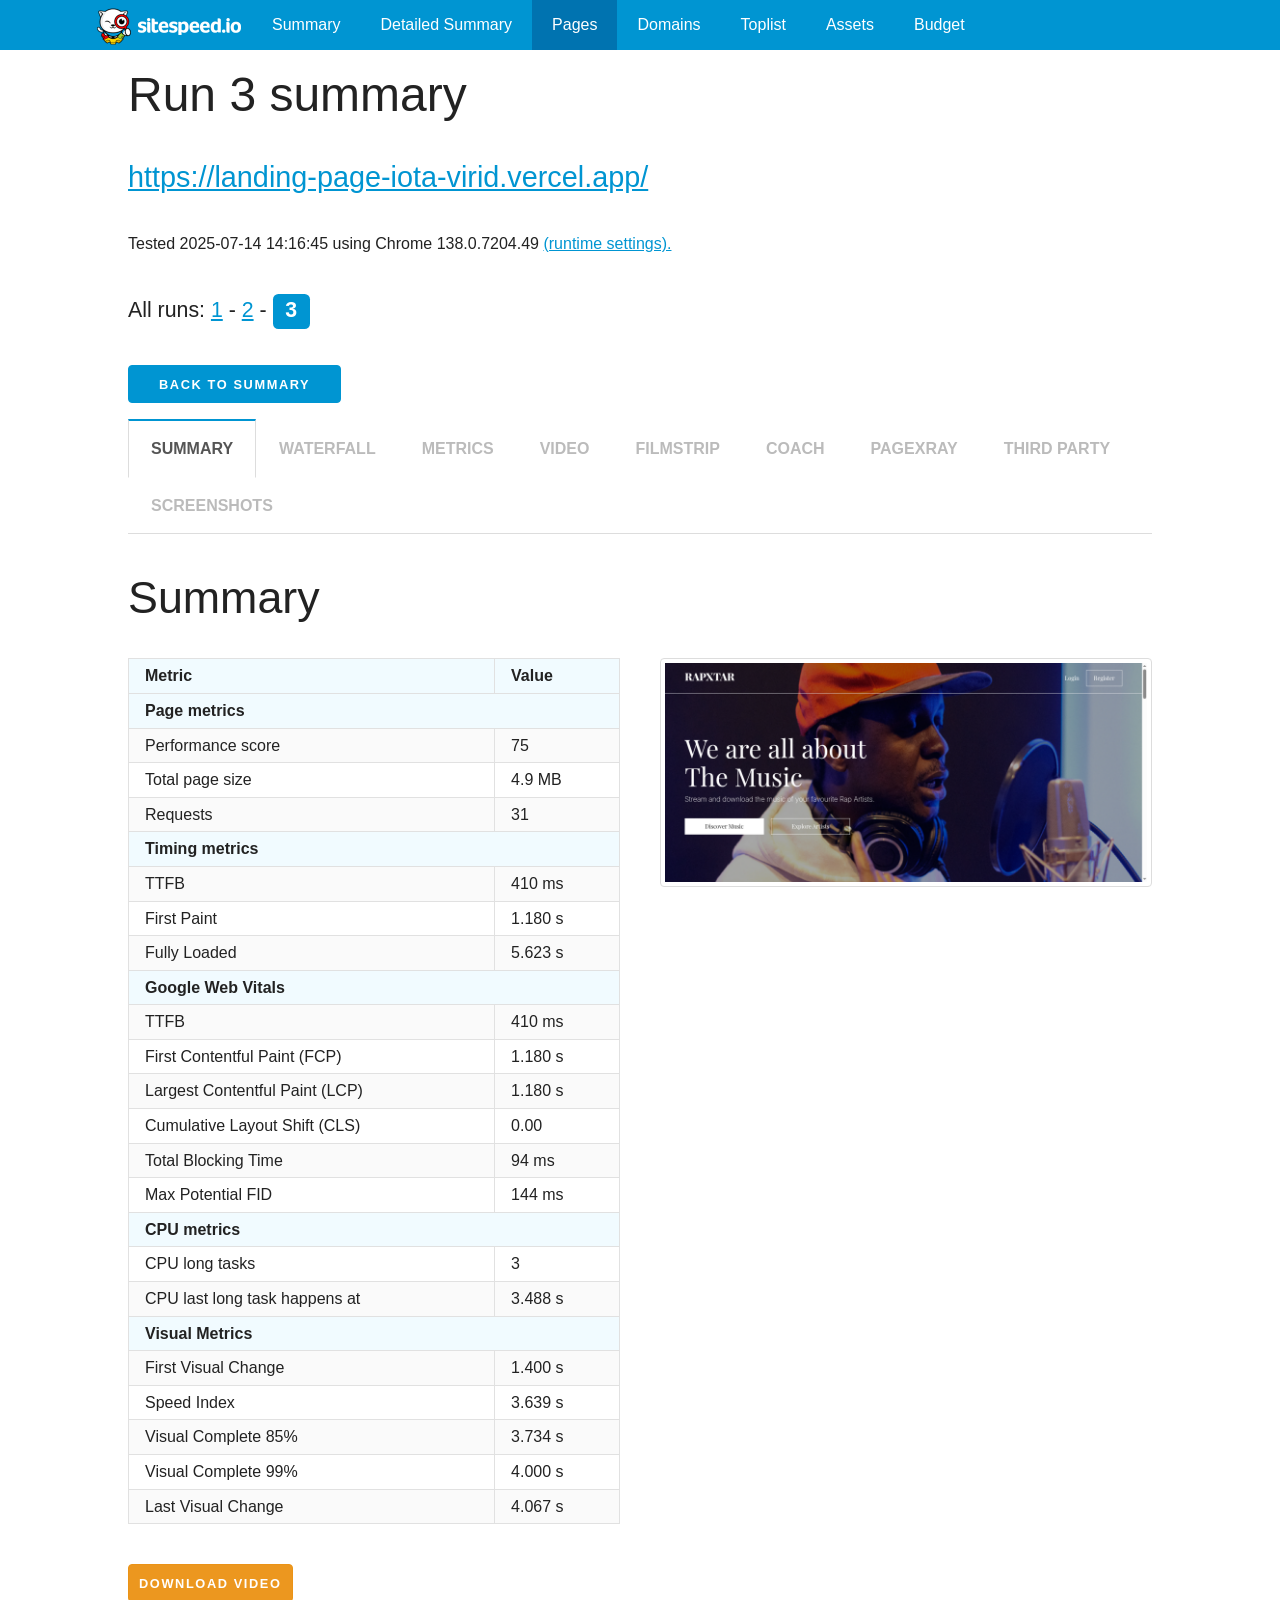
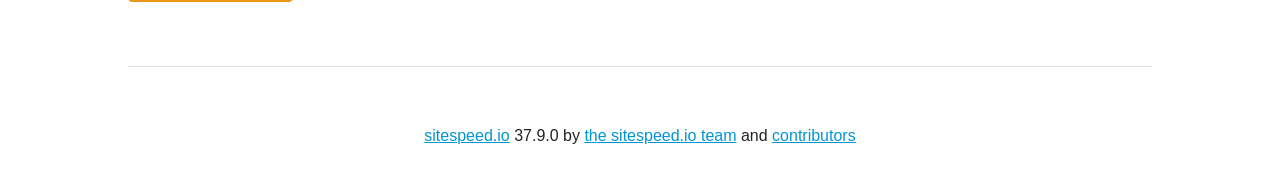
<file: sitespeed-result/landing-page-iota-virid.vercel.app/2025-07-14-14-15-20/pages/landing-page-iota-virid_vercel_app/3.html>
<!DOCTYPE html><html lang="en"><head><meta charset="utf-8"><meta name="viewport" content="width=device-width, initial-scale=1"><title>Run 3 for https://landing-page-iota-virid.vercel.app/ at 2025-07-14 14:16:45</title><meta name="description" content="First Visual Change: 1400,
       Speed Index: 3639,
       Visual Complete 85%: 3734,
       Last Visual Change: 4067 collected by sitespeed.io 37.9.0"><meta name="robots" content="noindex"><link rel="stylesheet" href="../../css/index-light.min.css"><style type="text/css">
</style><link rel="apple-touch-icon-precomposed" sizes="144x144" href="../../img/ico/sitespeed.io-144.png"><link rel="apple-touch-icon-precomposed" sizes="114x114" href="../../img/ico/sitespeed.io-114.png"><link rel="apple-touch-icon-precomposed" sizes="72x72" href="../../img/ico/sitespeed.io-72.png"><link rel="apple-touch-icon-precomposed" href="../../img/ico/sitespeed.io-57.png"><link rel="shortcut icon" href="../../img/ico/sitespeed.io.ico"></head><body><div class="darkblue nav"><div class="navgrid"><div class="logo"><a href="https://www.sitespeed.io/"><img class="navbar-brand" src="../../img/sitespeed.io-logo.png" width="162" height="50" alt="sitespeed.io logo"></a></div><ul><li><a href="../../index.html">Summary</a></li><li><a href="../../detailed.html">Detailed Summary</a></li><li><a class="active" href="../../pages.html">Pages</a></li><li><a href="../../domains.html">Domains</a></li><li><a href="../../toplist.html">Toplist</a></li><li><a href="../../assets.html">Assets</a></li><li><a href="../../budget.html">Budget</a></li></ul></div></div><div class="container"><h1>Run 3 summary</h1><h5 class="url"><a href="https://landing-page-iota-virid.vercel.app/">https://landing-page-iota-virid.vercel.app/</a></h5><p class="small">Tested 2025-07-14 14:16:45 using Chrome 138.0.7204.49 <a href="../../settings.html">(runtime settings).</a></p><b></b><p></p><p><div class="large" id="pageNavigation">All runs:&nbsp;<a href="./1.html">1</a>&nbsp;-
<a href="./2.html">2</a>&nbsp;-
<span class="label normal info">3</span></div></p><div class="index-link"><a class="button button--primary" href="./index.html">Back to summary</a></div><div id="tabs"><a id="summary" href="#summary" onclick="return selectTab(this, true);">Summary</a><a id="waterfall" href="#waterfall" onclick="return selectTab(this, true);">Waterfall   </a><a id="metrics" href="#metrics" onclick="return selectTab(this, true);">Metrics</a><a id="video" href="#video" onclick="return selectTab(this, true);">Video</a><a id="filmstrip" href="#filmstrip" onclick="return selectTab(this, true);">Filmstrip       </a><a id="coach" href="#coach" onclick="return selectTab(this, true);">Coach</a><a id="pagexray" href="#pagexray" onclick="return selectTab(this, true);">PageXray</a><a id="thirdparty" href="#thirdparty" onclick="return selectTab(this, true);">Third party</a><a id="screeenshots" href="#screenshots" onclick="return selectTab(this, true);">Screenshots</a></div><script type="text/javascript">/* eslint-disable no-undef */
globalThis.addEventListener('DOMContentLoaded', function () {
  let tabsRoot = document.querySelector('#tabs');

  let navigationLinks = document.querySelectorAll('#pageNavigation a');
  for (const navigationLink of navigationLinks) {
    navigationLink.addEventListener('click', event => {
      if (!location.hash) return;
      event.preventDefault();
      location.href = `${event.target.href}${location.hash}_ref`;
    });
  }

  let currentTab;
  if (location.hash.endsWith('_ref')) {
    const targetHash = location.hash.slice(0, -4);
    currentTab = tabsRoot.querySelector(targetHash);
    setTimeout(() => history.replaceState({}, location.hash, targetHash));
  } else {
    currentTab = tabsRoot.querySelector(location.hash || 'a');
  }

  if (!currentTab) currentTab = tabsRoot.querySelector('a');

  let sections = document.querySelectorAll('#tabSections section');
  for (const section of sections) {
    section.style.display = 'none';
  }
  selectTab(currentTab, false);
});

function selectTab(newSelection, updateUrlFragment) {
  let tabsRoot = document.querySelector('#tabs');
  let sectionRoot = document.querySelector('#tabSections');

  let previousSelection = tabsRoot.querySelector('[selected]');

  if (previousSelection) {
    previousSelection.removeAttribute('selected');
    let section = sectionRoot.querySelector(
      '#' + previousSelection.id + '-panel'
    );
    section.style.display = 'none';
  }

  newSelection.setAttribute('selected', '');
  let section = sectionRoot.querySelector('#' + newSelection.id + '-panel');
  section.style.display = 'block';

  let charts = section.querySelectorAll('.ct-chart');
  for (const chart of charts) {
    if (chart.__chartist__) {
      chart.__chartist__.update();
    }
  }

  if (updateUrlFragment && history.replaceState) {
    history.replaceState(undefined, undefined, '#' + newSelection.id);
  }

  return false;
}
</script><div id="tabSections"><section id="summary-panel"><h2>Summary</h2><div class="row"><div class="one-half column"><table><tr><th>Metric</th><th>Value</th></tr><tr><th colspan="2">Page metrics</th></tr><tr><td>Performance score</td><td>75</td></tr><tr><td>Total page size</td><td>4.9 MB</td></tr><tr><td>Requests</td><td>31</td></tr><tr><th colspan="2">Timing metrics</th></tr><tr><td>TTFB</td><td>410 ms</td></tr><tr><td>First Paint</td><td>1.180 s </td></tr><tr><td>Fully Loaded</td><td>5.623 s </td></tr><tr><th colspan="2">Google Web Vitals</th></tr><tr><td>TTFB</td><td>410 ms</td></tr><tr><td>First Contentful Paint (FCP) </td><td>1.180 s         </td></tr><tr><td>Largest Contentful Paint (LCP) </td><td>1.180 s</td></tr><tr><td>Cumulative Layout Shift (CLS) </td><td>0.00</td></tr><tr><td>Total Blocking Time</td><td>94 ms</td></tr><tr><td>Max Potential FID</td><td>144 ms</td></tr><tr><th colspan="2">CPU metrics</th></tr><tr><td>CPU long tasks</td><td>3</td></tr><tr><td>CPU last long task happens at</td><td>3.488 s</td></tr><tr><th colspan="2">Visual Metrics</th></tr><tr><td>First Visual Change</td><td>1.400 s</td></tr><tr><td>Speed Index</td><td>3.639 s</td></tr><tr><td>Visual Complete 85%</td><td>3.734 s</td></tr><tr><td>Visual Complete 99%</td><td>4.000 s  </td></tr><tr><td>Last Visual Change</td><td>4.067 s</td></tr></table></div><div class="one-half column"><a href="data/screenshots/3/afterPageCompleteCheck.png"><img class="screenshot" src="data/screenshots/3/afterPageCompleteCheck.png" width="100%" alt="Screenshot"></a></div></div><div class="downloads"><a class="button button-download" href="data/video/3.mp4" download="landing-page-iota-virid.vercel.app/-3-chrome-2025-07-14141645-video.mp4">Download video</a></div></section><section id="waterfall-panel"><small> | <a href="#waterfall">Waterfall |</a>&nbsp;|&nbsp;<a href="#download-HAR">Download HAR</a>&nbsp;|&nbsp;</small><a id="waterfall"></a><h3>Waterfall</h3><div id="legend-holder"></div><div id="output"></div><script src="../../js/perf-cascade.min.js"></script><script type="text/javascript">const outputHolderEl = document.getElementById("output");
const pageSelectorEl = document.getElementById("page-selector");
const legendHolderEl = document.getElementById("legend-holder");
const options = {
  rowHeight: 23,
  showAlignmentHelpers : false,
  showIndicatorIcons: false,
  showMimeTypeIcon: true,
  leftColumnWidth: 30,
  legendHolder: legendHolderEl,
  selectedPage: 2,
  pageSelector: pageSelectorEl

};

const perfCascadeSvg =  perfCascade.fromHar({"version":"1.2","creator":{"name":"chrome-har","version":"1.0.1","comment":"https://github.com/sitespeedio/chrome-har"},"browser":{"name":"Chrome","version":"138.0.7204.49"},"pages":[{"id":"page_1-1-1","startedDateTime":"2025-07-14T14:16:44.620Z","title":"https://landing-page-iota-virid.vercel.app/ run 3","pageTimings":{"onContentLoad":1158.231,"onLoad":5438.112,"_firstVisualChange":1400,"_lastVisualChange":4067,"_visualComplete85":3734,"_visualComplete95":3734,"_visualComplete99":4000,"_largestContentfulPaint":1180,"_firstContentfulPaint":1180,"_domInteractiveTime":1180,"_domContentLoadedTime":1180},"_url":"https://landing-page-iota-virid.vercel.app/","_meta":{"connectivity":"native"},"_visualMetrics":{"FirstVisualChange":1400,"LastVisualChange":4067,"SpeedIndex":3639,"videoRecordingStart":866,"VisualReadiness":2667,"VisualComplete85":3734,"VisualComplete95":3734,"VisualComplete99":4000,"VisualProgress":{"0":0,"1400":0,"1667":0,"3600":75,"3634":75,"3734":98,"4000":99,"4067":100}},"_cpu":{"longTasks":{"tasks":3,"totalDuration":375,"totalBlockingTime":94,"maxPotentialFid":144,"lastLongTask":3488,"beforeFirstPaint":{"tasks":2,"totalDuration":231},"beforeFirstContentfulPaint":{"tasks":2,"totalDuration":231},"beforeLargestContentfulPaint":{"tasks":2,"totalDuration":231},"afterLoadEventEnd":{"tasks":0,"totalDuration":0}}},"_googleWebVitals":{"cumulativeLayoutShift":0.0020001673746625954,"ttfb":410,"largestContentfulPaint":1180,"firstContentfulPaint":1180,"firstInputDelay":0,"totalBlockingTime":94}}],"entries":[{"cache":{},"startedDateTime":"2025-07-14T14:16:44.626Z","_requestId":"B84FDEE496762287D14E583294C234D0","_initialPriority":"VeryHigh","_priority":"VeryHigh","pageref":"page_1-1-1","request":{"method":"GET","url":"https://landing-page-iota-virid.vercel.app/","queryString":[],"headersSize":-1,"bodySize":0,"cookies":[],"headers":[{"name":"Upgrade-Insecure-Requests","value":"1"},{"name":"User-Agent","value":"Mozilla/5.0 (X11; Linux x86_64) AppleWebKit/537.36 (KHTML, like Gecko) Chrome/138.0.0.0 Safari/537.36"},{"name":"sec-ch-ua","value":"\"Not)A;Brand\";v=\"8\", \"Chromium\";v=\"138\", \"Google Chrome\";v=\"138\""},{"name":"sec-ch-ua-mobile","value":"?0"},{"name":"sec-ch-ua-platform","value":"\"Linux\""},{"name":":authority","value":"landing-page-iota-virid.vercel.app"},{"name":":method","value":"GET"},{"name":":path","value":"/"},{"name":":scheme","value":"https"},{"name":"accept","value":"text/html,application/xhtml+xml,application/xml;q=0.9,image/avif,image/webp,image/apng,*/*;q=0.8,application/signed-exchange;v=b3;q=0.7"},{"name":"accept-encoding","value":"gzip, deflate, br, zstd"},{"name":"accept-language","value":"en-US,en;q=0.9"},{"name":"priority","value":"u=0, i"},{"name":"sec-ch-ua","value":"\"Not)A;Brand\";v=\"8\", \"Chromium\";v=\"138\", \"Google Chrome\";v=\"138\""},{"name":"sec-ch-ua-mobile","value":"?0"},{"name":"sec-ch-ua-platform","value":"\"Linux\""},{"name":"sec-fetch-dest","value":"document"},{"name":"sec-fetch-mode","value":"navigate"},{"name":"sec-fetch-site","value":"cross-site"},{"name":"upgrade-insecure-requests","value":"1"},{"name":"user-agent","value":"Mozilla/5.0 (X11; Linux x86_64) AppleWebKit/537.36 (KHTML, like Gecko) Chrome/138.0.0.0 Safari/537.36"}],"httpVersion":"h2"},"time":415.41700000000003,"_initiator_detail":"{\"stack\":{\"callFrames\":[{\"columnNumber\":29,\"functionName\":\"eval\",\"lineNumber\":9,\"scriptId\":\"13\",\"url\":\"\"}]},\"type\":\"script\"}","_initiator_type":"script","_resourceType":"document","_initiator":"","_initiator_line":10,"_initiator_column":30,"_initiator_function_name":"eval","_initiator_script_id":"13","response":{"httpVersion":"h2","redirectURL":"","status":200,"statusText":"","content":{"mimeType":"text/html","size":29296,"compression":23323},"headersSize":-1,"bodySize":5973,"cookies":[],"headers":[{"name":"access-control-allow-origin","value":"*"},{"name":"age","value":"542843"},{"name":"cache-control","value":"public, max-age=0, must-revalidate"},{"name":"content-disposition","value":"inline"},{"name":"content-encoding","value":"br"},{"name":"content-type","value":"text/html; charset=utf-8"},{"name":"date","value":"Mon, 14 Jul 2025 14:16:44 GMT"},{"name":"etag","value":"W/\"0e160d7e415685f3f22c6a0be11e2795\""},{"name":"server","value":"Vercel"},{"name":"strict-transport-security","value":"max-age=63072000; includeSubDomains; preload"},{"name":"vary","value":"RSC, Next-Router-State-Tree, Next-Router-Prefetch, Next-Router-Segment-Prefetch"},{"name":"x-matched-path","value":"/"},{"name":"x-nextjs-prerender","value":"1"},{"name":"x-nextjs-stale-time","value":"300"},{"name":"x-vercel-cache","value":"HIT"},{"name":"x-vercel-id","value":"cpt1::w9cnw-1752502604931-89c41edec815"}],"_transferSize":5973,"fromDiskCache":false,"fromEarlyHints":false,"fromServiceWorker":false,"fromPrefetchCache":false},"connection":"65","serverIPAddress":"64.29.17.3","timings":{"blocked":0,"dns":0,"connect":249.781,"send":0.649,"wait":156.865,"receive":8.122,"ssl":191.945,"_queued":5.835},"_requestTime":4233.179409,"_chunks":[{"ts":447.24,"bytes":29296}]},{"cache":{},"startedDateTime":"2025-07-14T14:16:45.076Z","_requestId":"849.4","_initialPriority":"High","_priority":"High","pageref":"page_1-1-1","request":{"method":"GET","url":"https://landing-page-iota-virid.vercel.app/_next/static/media/6af6b543dd3be231-s.p.woff2","queryString":[],"headersSize":-1,"bodySize":0,"cookies":[],"headers":[{"name":"Origin","value":"https://landing-page-iota-virid.vercel.app"},{"name":"Referer","value":"https://landing-page-iota-virid.vercel.app/"},{"name":"User-Agent","value":"Mozilla/5.0 (X11; Linux x86_64) AppleWebKit/537.36 (KHTML, like Gecko) Chrome/138.0.0.0 Safari/537.36"},{"name":"sec-ch-ua","value":"\"Not)A;Brand\";v=\"8\", \"Chromium\";v=\"138\", \"Google Chrome\";v=\"138\""},{"name":"sec-ch-ua-mobile","value":"?0"},{"name":"sec-ch-ua-platform","value":"\"Linux\""}],"_isLinkPreload":true,"httpVersion":"h2"},"time":180.247,"_initiator_detail":"{\"columnNumber\":247,\"lineNumber\":0,\"type\":\"parser\",\"url\":\"https://landing-page-iota-virid.vercel.app/\"}","_initiator_type":"parser","_resourceType":"font","_initiator":"https://landing-page-iota-virid.vercel.app/","_initiator_line":1,"response":{"httpVersion":"h2","redirectURL":"","status":200,"statusText":"","content":{"mimeType":"font/woff2","size":38368},"headersSize":-1,"bodySize":38660,"cookies":[],"headers":[{"name":"accept-ranges","value":"bytes"},{"name":"access-control-allow-origin","value":"*"},{"name":"age","value":"542838"},{"name":"cache-control","value":"public,max-age=31536000,immutable"},{"name":"content-disposition","value":"inline; filename=\"6af6b543dd3be231-s.p.woff2\""},{"name":"content-length","value":"38368"},{"name":"content-type","value":"font/woff2"},{"name":"date","value":"Mon, 14 Jul 2025 14:16:45 GMT"},{"name":"etag","value":"\"26ed8f1835670f47c3daeff5e6d84b23\""},{"name":"last-modified","value":"Tue, 08 Jul 2025 07:29:26 GMT"},{"name":"server","value":"Vercel"},{"name":"strict-transport-security","value":"max-age=63072000; includeSubDomains; preload"},{"name":"x-matched-path","value":"/_next/static/media/6af6b543dd3be231-s.p.woff2"},{"name":"x-vercel-cache","value":"HIT"},{"name":"x-vercel-id","value":"cpt1::w9cnw-1752502605110-ebd0114368ac"}],"_transferSize":38660,"fromDiskCache":false,"fromEarlyHints":false,"fromServiceWorker":false,"fromPrefetchCache":false},"connection":"65","serverIPAddress":"64.29.17.3","timings":{"blocked":3.755,"dns":-1,"connect":-1,"send":1.722,"wait":114.492,"receive":60.278,"ssl":-1,"_queued":4.918},"_requestTime":4233.629564,"_chunks":[{"ts":660.675,"bytes":3303},{"ts":660.699,"bytes":16384},{"ts":660.713,"bytes":13037},{"ts":660.728,"bytes":5644},{"ts":661.135,"bytes":0}]},{"cache":{},"startedDateTime":"2025-07-14T14:16:45.078Z","_requestId":"849.5","_initialPriority":"Low","_priority":"Low","pageref":"page_1-1-1","request":{"method":"GET","url":"https://landing-page-iota-virid.vercel.app/images/rectangle-1.png","queryString":[],"headersSize":-1,"bodySize":0,"cookies":[],"headers":[{"name":"Referer","value":"https://landing-page-iota-virid.vercel.app/"},{"name":"User-Agent","value":"Mozilla/5.0 (X11; Linux x86_64) AppleWebKit/537.36 (KHTML, like Gecko) Chrome/138.0.0.0 Safari/537.36"},{"name":"sec-ch-ua","value":"\"Not)A;Brand\";v=\"8\", \"Chromium\";v=\"138\", \"Google Chrome\";v=\"138\""},{"name":"sec-ch-ua-mobile","value":"?0"},{"name":"sec-ch-ua-platform","value":"\"Linux\""}],"_isLinkPreload":true,"httpVersion":"h2"},"time":952.259,"_initiator_detail":"{\"columnNumber\":310,\"lineNumber\":0,\"type\":\"parser\",\"url\":\"https://landing-page-iota-virid.vercel.app/\"}","_initiator_type":"parser","_resourceType":"image","_initiator":"https://landing-page-iota-virid.vercel.app/","_initiator_line":1,"response":{"httpVersion":"h2","redirectURL":"","status":200,"statusText":"","content":{"mimeType":"image/png","size":424643},"headersSize":-1,"bodySize":425053,"cookies":[],"headers":[{"name":"accept-ranges","value":"bytes"},{"name":"access-control-allow-origin","value":"*"},{"name":"age","value":"542838"},{"name":"cache-control","value":"public, max-age=0, must-revalidate"},{"name":"content-disposition","value":"inline; filename=\"rectangle-1.png\""},{"name":"content-length","value":"424643"},{"name":"content-type","value":"image/png"},{"name":"date","value":"Mon, 14 Jul 2025 14:16:45 GMT"},{"name":"etag","value":"\"54868fa34e66258fef307acd7573030c\""},{"name":"last-modified","value":"Tue, 08 Jul 2025 07:29:26 GMT"},{"name":"server","value":"Vercel"},{"name":"strict-transport-security","value":"max-age=63072000; includeSubDomains; preload"},{"name":"x-matched-path","value":"/images/rectangle-1.png"},{"name":"x-vercel-cache","value":"HIT"},{"name":"x-vercel-id","value":"cpt1::nvvln-1752502605110-bcbee1c68cf3"}],"_transferSize":425053,"fromDiskCache":false,"fromEarlyHints":false,"fromServiceWorker":false,"fromPrefetchCache":false},"connection":"65","serverIPAddress":"64.29.17.3","timings":{"blocked":2,"dns":-1,"connect":-1,"send":1.113,"wait":176.752,"receive":772.394,"ssl":-1,"_queued":4.734},"_requestTime":4233.631938,"_chunks":[{"ts":653.332,"bytes":19720},{"ts":684.198,"bytes":16384},{"ts":699.796,"bytes":16384},{"ts":715.841,"bytes":16384},{"ts":739.477,"bytes":13919},{"ts":751.258,"bytes":16384},{"ts":770.063,"bytes":23040},{"ts":884.784,"bytes":16384},{"ts":891.76,"bytes":16384},{"ts":896.325,"bytes":16384},{"ts":908.542,"bytes":35196},{"ts":1058.137,"bytes":98304},{"ts":1156.057,"bytes":16384},{"ts":1215.591,"bytes":16384},{"ts":1281.644,"bytes":16384},{"ts":1402.73,"bytes":32768},{"ts":1407.051,"bytes":16384},{"ts":1410.826,"bytes":21472},{"ts":1413.364,"bytes":0}]},{"cache":{},"startedDateTime":"2025-07-14T14:16:45.104Z","_requestId":"849.6","_initialPriority":"Low","_priority":"Low","pageref":"page_1-1-1","request":{"method":"GET","url":"https://landing-page-iota-virid.vercel.app/images/rectangle-2.png","queryString":[],"headersSize":-1,"bodySize":0,"cookies":[],"headers":[{"name":"Referer","value":"https://landing-page-iota-virid.vercel.app/"},{"name":"User-Agent","value":"Mozilla/5.0 (X11; Linux x86_64) AppleWebKit/537.36 (KHTML, like Gecko) Chrome/138.0.0.0 Safari/537.36"},{"name":"sec-ch-ua","value":"\"Not)A;Brand\";v=\"8\", \"Chromium\";v=\"138\", \"Google Chrome\";v=\"138\""},{"name":"sec-ch-ua-mobile","value":"?0"},{"name":"sec-ch-ua-platform","value":"\"Linux\""}],"_isLinkPreload":true,"httpVersion":"h2"},"time":1779.982,"_initiator_detail":"{\"columnNumber\":373,\"lineNumber\":0,\"type\":\"parser\",\"url\":\"https://landing-page-iota-virid.vercel.app/\"}","_initiator_type":"parser","_resourceType":"image","_initiator":"https://landing-page-iota-virid.vercel.app/","_initiator_line":1,"response":{"httpVersion":"h2","redirectURL":"","status":200,"statusText":"","content":{"mimeType":"image/png","size":316032},"headersSize":-1,"bodySize":316362,"cookies":[],"headers":[{"name":"accept-ranges","value":"bytes"},{"name":"access-control-allow-origin","value":"*"},{"name":"age","value":"542838"},{"name":"cache-control","value":"public, max-age=0, must-revalidate"},{"name":"content-disposition","value":"inline; filename=\"rectangle-2.png\""},{"name":"content-length","value":"316032"},{"name":"content-type","value":"image/png"},{"name":"date","value":"Mon, 14 Jul 2025 14:16:45 GMT"},{"name":"etag","value":"\"3b6bbed1a471aa32438ca6aa9ec48787\""},{"name":"last-modified","value":"Tue, 08 Jul 2025 07:29:26 GMT"},{"name":"server","value":"Vercel"},{"name":"strict-transport-security","value":"max-age=63072000; includeSubDomains; preload"},{"name":"x-matched-path","value":"/images/rectangle-2.png"},{"name":"x-vercel-cache","value":"HIT"},{"name":"x-vercel-id","value":"cpt1::w9cnw-1752502605156-887130a6d892"}],"_transferSize":316362,"fromDiskCache":false,"fromEarlyHints":false,"fromServiceWorker":false,"fromPrefetchCache":false},"connection":"65","serverIPAddress":"64.29.17.3","timings":{"blocked":4.954,"dns":-1,"connect":-1,"send":1.951,"wait":1386.199,"receive":386.878,"ssl":-1,"_queued":29.446},"_requestTime":4233.657951,"_chunks":[{"ts":1883.795,"bytes":3338},{"ts":1911.073,"bytes":16384},{"ts":1964.973,"bytes":16384},{"ts":1971.213,"bytes":16384},{"ts":1975.41,"bytes":16384},{"ts":2003.739,"bytes":16384},{"ts":2010.408,"bytes":16384},{"ts":2016.672,"bytes":16384},{"ts":2052.752,"bytes":32768},{"ts":2072.744,"bytes":16384},{"ts":2073.215,"bytes":16384},{"ts":2082.281,"bytes":16384},{"ts":2088.447,"bytes":16384},{"ts":2096.711,"bytes":16384},{"ts":2100.002,"bytes":16384},{"ts":2125.572,"bytes":16384},{"ts":2170.557,"bytes":16384},{"ts":2210.722,"bytes":16384},{"ts":2264.671,"bytes":17782},{"ts":2270.909,"bytes":0}]},{"cache":{},"startedDateTime":"2025-07-14T14:16:45.108Z","_requestId":"849.7","_initialPriority":"Low","_priority":"Low","pageref":"page_1-1-1","request":{"method":"GET","url":"https://landing-page-iota-virid.vercel.app/images/rectangle-3.png","queryString":[],"headersSize":-1,"bodySize":0,"cookies":[],"headers":[{"name":"Referer","value":"https://landing-page-iota-virid.vercel.app/"},{"name":"User-Agent","value":"Mozilla/5.0 (X11; Linux x86_64) AppleWebKit/537.36 (KHTML, like Gecko) Chrome/138.0.0.0 Safari/537.36"},{"name":"sec-ch-ua","value":"\"Not)A;Brand\";v=\"8\", \"Chromium\";v=\"138\", \"Google Chrome\";v=\"138\""},{"name":"sec-ch-ua-mobile","value":"?0"},{"name":"sec-ch-ua-platform","value":"\"Linux\""},{"name":":authority","value":"landing-page-iota-virid.vercel.app"},{"name":":method","value":"GET"},{"name":":path","value":"/images/rectangle-3.png"},{"name":":scheme","value":"https"},{"name":"accept","value":"image/avif,image/webp,image/apng,image/svg+xml,image/*,*/*;q=0.8"},{"name":"accept-encoding","value":"gzip, deflate, br, zstd"},{"name":"accept-language","value":"en-US,en;q=0.9"},{"name":"priority","value":"i"},{"name":"referer","value":"https://landing-page-iota-virid.vercel.app/"},{"name":"sec-ch-ua","value":"\"Not)A;Brand\";v=\"8\", \"Chromium\";v=\"138\", \"Google Chrome\";v=\"138\""},{"name":"sec-ch-ua-mobile","value":"?0"},{"name":"sec-ch-ua-platform","value":"\"Linux\""},{"name":"sec-fetch-dest","value":"image"},{"name":"sec-fetch-mode","value":"no-cors"},{"name":"sec-fetch-site","value":"same-origin"},{"name":"user-agent","value":"Mozilla/5.0 (X11; Linux x86_64) AppleWebKit/537.36 (KHTML, like Gecko) Chrome/138.0.0.0 Safari/537.36"}],"_isLinkPreload":true,"httpVersion":"h2"},"time":1391.944,"_initiator_detail":"{\"columnNumber\":436,\"lineNumber\":0,\"type\":\"parser\",\"url\":\"https://landing-page-iota-virid.vercel.app/\"}","_initiator_type":"parser","_resourceType":"image","_initiator":"https://landing-page-iota-virid.vercel.app/","_initiator_line":1,"response":{"httpVersion":"h2","redirectURL":"","status":200,"statusText":"","content":{"mimeType":"image/png","size":396003},"headersSize":-1,"bodySize":396399,"cookies":[],"headers":[{"name":"accept-ranges","value":"bytes"},{"name":"access-control-allow-origin","value":"*"},{"name":"age","value":"542837"},{"name":"cache-control","value":"public, max-age=0, must-revalidate"},{"name":"content-disposition","value":"inline; filename=\"rectangle-3.png\""},{"name":"content-length","value":"396003"},{"name":"content-type","value":"image/png"},{"name":"date","value":"Mon, 14 Jul 2025 14:16:45 GMT"},{"name":"etag","value":"\"3aee6907ff38a47ef9d44246aaa9e148\""},{"name":"last-modified","value":"Tue, 08 Jul 2025 07:29:27 GMT"},{"name":"server","value":"Vercel"},{"name":"strict-transport-security","value":"max-age=63072000; includeSubDomains; preload"},{"name":"x-matched-path","value":"/images/rectangle-3.png"},{"name":"x-vercel-cache","value":"HIT"},{"name":"x-vercel-id","value":"cpt1::nvvln-1752502605150-a682efa16bb3"}],"_transferSize":396399,"fromDiskCache":false,"fromEarlyHints":false,"fromServiceWorker":false,"fromPrefetchCache":false},"connection":"65","serverIPAddress":"64.29.17.3","timings":{"blocked":2.076,"dns":-1,"connect":-1,"send":1.09,"wait":920.048,"receive":468.73,"ssl":-1,"_queued":32.31},"_requestTime":4233.661699,"_chunks":[{"ts":1429.664,"bytes":65536},{"ts":1437.027,"bytes":16330},{"ts":1443.688,"bytes":65536},{"ts":1445.095,"bytes":3392},{"ts":1450.194,"bytes":16384},{"ts":1458.155,"bytes":16384},{"ts":1463.852,"bytes":16384},{"ts":1470.231,"bytes":16384},{"ts":1477.583,"bytes":16384},{"ts":1491.996,"bytes":16384},{"ts":1513.267,"bytes":16384},{"ts":1589.262,"bytes":16384},{"ts":1631.235,"bytes":16384},{"ts":1654.936,"bytes":16384},{"ts":1673.141,"bytes":16384},{"ts":1862.298,"bytes":32768},{"ts":1875.764,"bytes":16384},{"ts":1881.042,"bytes":15833},{"ts":1883.596,"bytes":0}]},{"cache":{},"startedDateTime":"2025-07-14T14:16:45.529Z","_requestId":"849.8","_initialPriority":"Low","_priority":"Low","pageref":"page_1-1-1","request":{"method":"GET","url":"https://landing-page-iota-virid.vercel.app/images/rectangle-4.png","queryString":[],"headersSize":-1,"bodySize":0,"cookies":[],"headers":[{"name":"Referer","value":"https://landing-page-iota-virid.vercel.app/"},{"name":"User-Agent","value":"Mozilla/5.0 (X11; Linux x86_64) AppleWebKit/537.36 (KHTML, like Gecko) Chrome/138.0.0.0 Safari/537.36"},{"name":"sec-ch-ua","value":"\"Not)A;Brand\";v=\"8\", \"Chromium\";v=\"138\", \"Google Chrome\";v=\"138\""},{"name":"sec-ch-ua-mobile","value":"?0"},{"name":"sec-ch-ua-platform","value":"\"Linux\""},{"name":":authority","value":"landing-page-iota-virid.vercel.app"},{"name":":method","value":"GET"},{"name":":path","value":"/images/rectangle-4.png"},{"name":":scheme","value":"https"},{"name":"accept","value":"image/avif,image/webp,image/apng,image/svg+xml,image/*,*/*;q=0.8"},{"name":"accept-encoding","value":"gzip, deflate, br, zstd"},{"name":"accept-language","value":"en-US,en;q=0.9"},{"name":"priority","value":"i"},{"name":"referer","value":"https://landing-page-iota-virid.vercel.app/"},{"name":"sec-ch-ua","value":"\"Not)A;Brand\";v=\"8\", \"Chromium\";v=\"138\", \"Google Chrome\";v=\"138\""},{"name":"sec-ch-ua-mobile","value":"?0"},{"name":"sec-ch-ua-platform","value":"\"Linux\""},{"name":"sec-fetch-dest","value":"image"},{"name":"sec-fetch-mode","value":"no-cors"},{"name":"sec-fetch-site","value":"same-origin"},{"name":"user-agent","value":"Mozilla/5.0 (X11; Linux x86_64) AppleWebKit/537.36 (KHTML, like Gecko) Chrome/138.0.0.0 Safari/537.36"}],"_isLinkPreload":true,"httpVersion":"h2"},"time":1882.286,"_initiator_detail":"{\"columnNumber\":499,\"lineNumber\":0,\"type\":\"parser\",\"url\":\"https://landing-page-iota-virid.vercel.app/\"}","_initiator_type":"parser","_resourceType":"image","_initiator":"https://landing-page-iota-virid.vercel.app/","_initiator_line":1,"response":{"httpVersion":"h2","redirectURL":"","status":200,"statusText":"","content":{"mimeType":"image/png","size":453931},"headersSize":-1,"bodySize":454334,"cookies":[],"headers":[{"name":"accept-ranges","value":"bytes"},{"name":"access-control-allow-origin","value":"*"},{"name":"age","value":"542838"},{"name":"cache-control","value":"public, max-age=0, must-revalidate"},{"name":"content-disposition","value":"inline; filename=\"rectangle-4.png\""},{"name":"content-length","value":"453931"},{"name":"content-type","value":"image/png"},{"name":"date","value":"Mon, 14 Jul 2025 14:16:45 GMT"},{"name":"etag","value":"\"bfabdbf16502bb6f7a354fe1fe0fe4ab\""},{"name":"last-modified","value":"Tue, 08 Jul 2025 07:29:27 GMT"},{"name":"server","value":"Vercel"},{"name":"strict-transport-security","value":"max-age=63072000; includeSubDomains; preload"},{"name":"x-matched-path","value":"/images/rectangle-4.png"},{"name":"x-vercel-cache","value":"HIT"},{"name":"x-vercel-id","value":"cpt1::w9cnw-1752502605610-00b5245cf20e"}],"_transferSize":454334,"fromDiskCache":false,"fromEarlyHints":false,"fromServiceWorker":false,"fromPrefetchCache":false},"connection":"65","serverIPAddress":"64.29.17.3","timings":{"blocked":37.103,"dns":-1,"connect":-1,"send":51.955,"wait":1268.422,"receive":524.806,"ssl":-1,"_queued":452.518},"_requestTime":4234.082673,"_chunks":[{"ts":2276.183,"bytes":3336},{"ts":2320.247,"bytes":16375},{"ts":2331.609,"bytes":9},{"ts":2665.155,"bytes":16384},{"ts":2684.455,"bytes":16384},{"ts":2689.691,"bytes":49152},{"ts":2699.667,"bytes":16384},{"ts":2705.265,"bytes":32768},{"ts":2719.006,"bytes":65536},{"ts":2727.131,"bytes":65536},{"ts":2732.74,"bytes":16384},{"ts":2735.245,"bytes":16384},{"ts":2741.031,"bytes":65536},{"ts":2747.777,"bytes":16384},{"ts":2774.807,"bytes":57379}]},{"cache":{},"startedDateTime":"2025-07-14T14:16:45.531Z","_requestId":"849.9","_initialPriority":"Low","_priority":"Low","pageref":"page_1-1-1","request":{"method":"GET","url":"https://landing-page-iota-virid.vercel.app/images/image-1.png","queryString":[],"headersSize":-1,"bodySize":0,"cookies":[],"headers":[{"name":"Referer","value":"https://landing-page-iota-virid.vercel.app/"},{"name":"User-Agent","value":"Mozilla/5.0 (X11; Linux x86_64) AppleWebKit/537.36 (KHTML, like Gecko) Chrome/138.0.0.0 Safari/537.36"},{"name":"sec-ch-ua","value":"\"Not)A;Brand\";v=\"8\", \"Chromium\";v=\"138\", \"Google Chrome\";v=\"138\""},{"name":"sec-ch-ua-mobile","value":"?0"},{"name":"sec-ch-ua-platform","value":"\"Linux\""},{"name":":authority","value":"landing-page-iota-virid.vercel.app"},{"name":":method","value":"GET"},{"name":":path","value":"/images/image-1.png"},{"name":":scheme","value":"https"},{"name":"accept","value":"image/avif,image/webp,image/apng,image/svg+xml,image/*,*/*;q=0.8"},{"name":"accept-encoding","value":"gzip, deflate, br, zstd"},{"name":"accept-language","value":"en-US,en;q=0.9"},{"name":"priority","value":"i"},{"name":"referer","value":"https://landing-page-iota-virid.vercel.app/"},{"name":"sec-ch-ua","value":"\"Not)A;Brand\";v=\"8\", \"Chromium\";v=\"138\", \"Google Chrome\";v=\"138\""},{"name":"sec-ch-ua-mobile","value":"?0"},{"name":"sec-ch-ua-platform","value":"\"Linux\""},{"name":"sec-fetch-dest","value":"image"},{"name":"sec-fetch-mode","value":"no-cors"},{"name":"sec-fetch-site","value":"same-origin"},{"name":"user-agent","value":"Mozilla/5.0 (X11; Linux x86_64) AppleWebKit/537.36 (KHTML, like Gecko) Chrome/138.0.0.0 Safari/537.36"}],"_isLinkPreload":true,"httpVersion":"h2"},"time":2180.712,"_initiator_detail":"{\"columnNumber\":558,\"lineNumber\":0,\"type\":\"parser\",\"url\":\"https://landing-page-iota-virid.vercel.app/\"}","_initiator_type":"parser","_resourceType":"image","_initiator":"https://landing-page-iota-virid.vercel.app/","_initiator_line":1,"response":{"httpVersion":"h2","redirectURL":"","status":200,"statusText":"","content":{"mimeType":"image/png","size":61914},"headersSize":-1,"bodySize":62122,"cookies":[],"headers":[{"name":"accept-ranges","value":"bytes"},{"name":"access-control-allow-origin","value":"*"},{"name":"age","value":"542838"},{"name":"cache-control","value":"public, max-age=0, must-revalidate"},{"name":"content-disposition","value":"inline; filename=\"image-1.png\""},{"name":"content-length","value":"61914"},{"name":"content-type","value":"image/png"},{"name":"date","value":"Mon, 14 Jul 2025 14:16:45 GMT"},{"name":"etag","value":"\"785540c7672aae61c6d9295363a27056\""},{"name":"last-modified","value":"Tue, 08 Jul 2025 07:29:26 GMT"},{"name":"server","value":"Vercel"},{"name":"strict-transport-security","value":"max-age=63072000; includeSubDomains; preload"},{"name":"x-matched-path","value":"/images/image-1.png"},{"name":"x-vercel-cache","value":"HIT"},{"name":"x-vercel-id","value":"cpt1::cfbll-1752502605610-8bf914b6cb7a"}],"_transferSize":62122,"fromDiskCache":false,"fromEarlyHints":false,"fromServiceWorker":false,"fromPrefetchCache":false},"connection":"65","serverIPAddress":"64.29.17.3","timings":{"blocked":58.012,"dns":-1,"connect":-1,"send":28.647,"wait":2071.228,"receive":22.825,"ssl":-1,"_queued":454.277},"_requestTime":4234.085087,"_chunks":[{"ts":3096.353,"bytes":61914},{"ts":3097.595,"bytes":0}]},{"cache":{},"startedDateTime":"2025-07-14T14:16:45.535Z","_requestId":"849.10","_initialPriority":"Low","_priority":"Low","pageref":"page_1-1-1","request":{"method":"GET","url":"https://landing-page-iota-virid.vercel.app/images/image-2.png","queryString":[],"headersSize":-1,"bodySize":0,"cookies":[],"headers":[{"name":"Referer","value":"https://landing-page-iota-virid.vercel.app/"},{"name":"User-Agent","value":"Mozilla/5.0 (X11; Linux x86_64) AppleWebKit/537.36 (KHTML, like Gecko) Chrome/138.0.0.0 Safari/537.36"},{"name":"sec-ch-ua","value":"\"Not)A;Brand\";v=\"8\", \"Chromium\";v=\"138\", \"Google Chrome\";v=\"138\""},{"name":"sec-ch-ua-mobile","value":"?0"},{"name":"sec-ch-ua-platform","value":"\"Linux\""},{"name":":authority","value":"landing-page-iota-virid.vercel.app"},{"name":":method","value":"GET"},{"name":":path","value":"/images/image-2.png"},{"name":":scheme","value":"https"},{"name":"accept","value":"image/avif,image/webp,image/apng,image/svg+xml,image/*,*/*;q=0.8"},{"name":"accept-encoding","value":"gzip, deflate, br, zstd"},{"name":"accept-language","value":"en-US,en;q=0.9"},{"name":"priority","value":"i"},{"name":"referer","value":"https://landing-page-iota-virid.vercel.app/"},{"name":"sec-ch-ua","value":"\"Not)A;Brand\";v=\"8\", \"Chromium\";v=\"138\", \"Google Chrome\";v=\"138\""},{"name":"sec-ch-ua-mobile","value":"?0"},{"name":"sec-ch-ua-platform","value":"\"Linux\""},{"name":"sec-fetch-dest","value":"image"},{"name":"sec-fetch-mode","value":"no-cors"},{"name":"sec-fetch-site","value":"same-origin"},{"name":"user-agent","value":"Mozilla/5.0 (X11; Linux x86_64) AppleWebKit/537.36 (KHTML, like Gecko) Chrome/138.0.0.0 Safari/537.36"}],"_isLinkPreload":true,"httpVersion":"h2"},"time":2165.44,"_initiator_detail":"{\"columnNumber\":617,\"lineNumber\":0,\"type\":\"parser\",\"url\":\"https://landing-page-iota-virid.vercel.app/\"}","_initiator_type":"parser","_resourceType":"image","_initiator":"https://landing-page-iota-virid.vercel.app/","_initiator_line":1,"response":{"httpVersion":"h2","redirectURL":"","status":200,"statusText":"","content":{"mimeType":"image/png","size":68909},"headersSize":-1,"bodySize":69121,"cookies":[],"headers":[{"name":"accept-ranges","value":"bytes"},{"name":"access-control-allow-origin","value":"*"},{"name":"age","value":"542828"},{"name":"cache-control","value":"public, max-age=0, must-revalidate"},{"name":"content-disposition","value":"inline; filename=\"image-2.png\""},{"name":"content-length","value":"68909"},{"name":"content-type","value":"image/png"},{"name":"date","value":"Mon, 14 Jul 2025 14:16:45 GMT"},{"name":"etag","value":"\"3fadf92650bc60e077dbf75120f0355d\""},{"name":"last-modified","value":"Tue, 08 Jul 2025 07:29:37 GMT"},{"name":"server","value":"Vercel"},{"name":"strict-transport-security","value":"max-age=63072000; includeSubDomains; preload"},{"name":"x-matched-path","value":"/images/image-2.png"},{"name":"x-vercel-cache","value":"HIT"},{"name":"x-vercel-id","value":"cpt1::bgrmc-1752502605610-cacbfe810a57"}],"_transferSize":69121,"fromDiskCache":false,"fromEarlyHints":false,"fromServiceWorker":false,"fromPrefetchCache":false},"connection":"65","serverIPAddress":"64.29.17.3","timings":{"blocked":55.538,"dns":-1,"connect":-1,"send":28.03,"wait":1808.786,"receive":273.086,"ssl":-1,"_queued":456.86},"_requestTime":4234.088189,"_chunks":[{"ts":2818.582,"bytes":3345},{"ts":2991.464,"bytes":16690},{"ts":3026.355,"bytes":34726},{"ts":3082.317,"bytes":14148},{"ts":3091.833,"bytes":0}]},{"cache":{},"startedDateTime":"2025-07-14T14:16:45.537Z","_requestId":"849.11","_initialPriority":"Low","_priority":"Low","pageref":"page_1-1-1","request":{"method":"GET","url":"https://landing-page-iota-virid.vercel.app/images/image-3.png","queryString":[],"headersSize":-1,"bodySize":0,"cookies":[],"headers":[{"name":"Referer","value":"https://landing-page-iota-virid.vercel.app/"},{"name":"User-Agent","value":"Mozilla/5.0 (X11; Linux x86_64) AppleWebKit/537.36 (KHTML, like Gecko) Chrome/138.0.0.0 Safari/537.36"},{"name":"sec-ch-ua","value":"\"Not)A;Brand\";v=\"8\", \"Chromium\";v=\"138\", \"Google Chrome\";v=\"138\""},{"name":"sec-ch-ua-mobile","value":"?0"},{"name":"sec-ch-ua-platform","value":"\"Linux\""},{"name":":authority","value":"landing-page-iota-virid.vercel.app"},{"name":":method","value":"GET"},{"name":":path","value":"/images/image-3.png"},{"name":":scheme","value":"https"},{"name":"accept","value":"image/avif,image/webp,image/apng,image/svg+xml,image/*,*/*;q=0.8"},{"name":"accept-encoding","value":"gzip, deflate, br, zstd"},{"name":"accept-language","value":"en-US,en;q=0.9"},{"name":"priority","value":"i"},{"name":"referer","value":"https://landing-page-iota-virid.vercel.app/"},{"name":"sec-ch-ua","value":"\"Not)A;Brand\";v=\"8\", \"Chromium\";v=\"138\", \"Google Chrome\";v=\"138\""},{"name":"sec-ch-ua-mobile","value":"?0"},{"name":"sec-ch-ua-platform","value":"\"Linux\""},{"name":"sec-fetch-dest","value":"image"},{"name":"sec-fetch-mode","value":"no-cors"},{"name":"sec-fetch-site","value":"same-origin"},{"name":"user-agent","value":"Mozilla/5.0 (X11; Linux x86_64) AppleWebKit/537.36 (KHTML, like Gecko) Chrome/138.0.0.0 Safari/537.36"}],"_isLinkPreload":true,"httpVersion":"h2"},"time":2133.868,"_initiator_detail":"{\"columnNumber\":676,\"lineNumber\":0,\"type\":\"parser\",\"url\":\"https://landing-page-iota-virid.vercel.app/\"}","_initiator_type":"parser","_resourceType":"image","_initiator":"https://landing-page-iota-virid.vercel.app/","_initiator_line":1,"response":{"httpVersion":"h2","redirectURL":"","status":200,"statusText":"","content":{"mimeType":"image/png","size":67927},"headersSize":-1,"bodySize":68211,"cookies":[],"headers":[{"name":"accept-ranges","value":"bytes"},{"name":"access-control-allow-origin","value":"*"},{"name":"age","value":"542828"},{"name":"cache-control","value":"public, max-age=0, must-revalidate"},{"name":"content-disposition","value":"inline; filename=\"image-3.png\""},{"name":"content-length","value":"67927"},{"name":"content-type","value":"image/png"},{"name":"date","value":"Mon, 14 Jul 2025 14:16:45 GMT"},{"name":"etag","value":"\"2a565d71f233fd9be22eea0451b8b6ae\""},{"name":"last-modified","value":"Tue, 08 Jul 2025 07:29:37 GMT"},{"name":"server","value":"Vercel"},{"name":"strict-transport-security","value":"max-age=63072000; includeSubDomains; preload"},{"name":"x-matched-path","value":"/images/image-3.png"},{"name":"x-vercel-cache","value":"HIT"},{"name":"x-vercel-id","value":"cpt1::shj98-1752502605610-ddd56ad56002"}],"_transferSize":68211,"fromDiskCache":false,"fromEarlyHints":false,"fromServiceWorker":false,"fromPrefetchCache":false},"connection":"65","serverIPAddress":"64.29.17.3","timings":{"blocked":53.019,"dns":-1,"connect":-1,"send":27.676,"wait":1802.158,"receive":251.015,"ssl":-1,"_queued":458.936},"_requestTime":4234.09108,"_chunks":[{"ts":2811.399,"bytes":19729},{"ts":2819.147,"bytes":733},{"ts":2831.999,"bytes":15651},{"ts":3027.142,"bytes":31814},{"ts":3062.909,"bytes":0}]},{"cache":{},"startedDateTime":"2025-07-14T14:16:45.540Z","_requestId":"849.12","_initialPriority":"Low","_priority":"Low","pageref":"page_1-1-1","request":{"method":"GET","url":"https://landing-page-iota-virid.vercel.app/images/image-4.png","queryString":[],"headersSize":-1,"bodySize":0,"cookies":[],"headers":[{"name":"Referer","value":"https://landing-page-iota-virid.vercel.app/"},{"name":"User-Agent","value":"Mozilla/5.0 (X11; Linux x86_64) AppleWebKit/537.36 (KHTML, like Gecko) Chrome/138.0.0.0 Safari/537.36"},{"name":"sec-ch-ua","value":"\"Not)A;Brand\";v=\"8\", \"Chromium\";v=\"138\", \"Google Chrome\";v=\"138\""},{"name":"sec-ch-ua-mobile","value":"?0"},{"name":"sec-ch-ua-platform","value":"\"Linux\""},{"name":":authority","value":"landing-page-iota-virid.vercel.app"},{"name":":method","value":"GET"},{"name":":path","value":"/images/image-4.png"},{"name":":scheme","value":"https"},{"name":"accept","value":"image/avif,image/webp,image/apng,image/svg+xml,image/*,*/*;q=0.8"},{"name":"accept-encoding","value":"gzip, deflate, br, zstd"},{"name":"accept-language","value":"en-US,en;q=0.9"},{"name":"priority","value":"i"},{"name":"referer","value":"https://landing-page-iota-virid.vercel.app/"},{"name":"sec-ch-ua","value":"\"Not)A;Brand\";v=\"8\", \"Chromium\";v=\"138\", \"Google Chrome\";v=\"138\""},{"name":"sec-ch-ua-mobile","value":"?0"},{"name":"sec-ch-ua-platform","value":"\"Linux\""},{"name":"sec-fetch-dest","value":"image"},{"name":"sec-fetch-mode","value":"no-cors"},{"name":"sec-fetch-site","value":"same-origin"},{"name":"user-agent","value":"Mozilla/5.0 (X11; Linux x86_64) AppleWebKit/537.36 (KHTML, like Gecko) Chrome/138.0.0.0 Safari/537.36"}],"_isLinkPreload":true,"httpVersion":"h2"},"time":2144.2019999999998,"_initiator_detail":"{\"columnNumber\":735,\"lineNumber\":0,\"type\":\"parser\",\"url\":\"https://landing-page-iota-virid.vercel.app/\"}","_initiator_type":"parser","_resourceType":"image","_initiator":"https://landing-page-iota-virid.vercel.app/","_initiator_line":1,"response":{"httpVersion":"h2","redirectURL":"","status":200,"statusText":"","content":{"mimeType":"image/png","size":54311},"headersSize":-1,"bodySize":54500,"cookies":[],"headers":[{"name":"accept-ranges","value":"bytes"},{"name":"access-control-allow-origin","value":"*"},{"name":"age","value":"542826"},{"name":"cache-control","value":"public, max-age=0, must-revalidate"},{"name":"content-disposition","value":"inline; filename=\"image-4.png\""},{"name":"content-length","value":"54311"},{"name":"content-type","value":"image/png"},{"name":"date","value":"Mon, 14 Jul 2025 14:16:45 GMT"},{"name":"etag","value":"\"7b7d206b034178fc810965adc259f891\""},{"name":"last-modified","value":"Tue, 08 Jul 2025 07:29:39 GMT"},{"name":"server","value":"Vercel"},{"name":"strict-transport-security","value":"max-age=63072000; includeSubDomains; preload"},{"name":"x-matched-path","value":"/images/image-4.png"},{"name":"x-vercel-cache","value":"HIT"},{"name":"x-vercel-id","value":"cpt1::56xrn-1752502605610-748485536364"}],"_transferSize":54500,"fromDiskCache":false,"fromEarlyHints":false,"fromServiceWorker":false,"fromPrefetchCache":false},"connection":"65","serverIPAddress":"64.29.17.3","timings":{"blocked":51.402,"dns":-1,"connect":-1,"send":26.688,"wait":1982.258,"receive":83.854,"ssl":-1,"_queued":460.666},"_requestTime":4234.093697,"_chunks":[{"ts":3028.063,"bytes":54311},{"ts":3072.466,"bytes":0}]},{"cache":{},"startedDateTime":"2025-07-14T14:16:45.545Z","_requestId":"849.13","_initialPriority":"Low","_priority":"Low","pageref":"page_1-1-1","request":{"method":"GET","url":"https://landing-page-iota-virid.vercel.app/images/image-5.png","queryString":[],"headersSize":-1,"bodySize":0,"cookies":[],"headers":[{"name":"Referer","value":"https://landing-page-iota-virid.vercel.app/"},{"name":"User-Agent","value":"Mozilla/5.0 (X11; Linux x86_64) AppleWebKit/537.36 (KHTML, like Gecko) Chrome/138.0.0.0 Safari/537.36"},{"name":"sec-ch-ua","value":"\"Not)A;Brand\";v=\"8\", \"Chromium\";v=\"138\", \"Google Chrome\";v=\"138\""},{"name":"sec-ch-ua-mobile","value":"?0"},{"name":"sec-ch-ua-platform","value":"\"Linux\""},{"name":":authority","value":"landing-page-iota-virid.vercel.app"},{"name":":method","value":"GET"},{"name":":path","value":"/images/image-5.png"},{"name":":scheme","value":"https"},{"name":"accept","value":"image/avif,image/webp,image/apng,image/svg+xml,image/*,*/*;q=0.8"},{"name":"accept-encoding","value":"gzip, deflate, br, zstd"},{"name":"accept-language","value":"en-US,en;q=0.9"},{"name":"priority","value":"i"},{"name":"referer","value":"https://landing-page-iota-virid.vercel.app/"},{"name":"sec-ch-ua","value":"\"Not)A;Brand\";v=\"8\", \"Chromium\";v=\"138\", \"Google Chrome\";v=\"138\""},{"name":"sec-ch-ua-mobile","value":"?0"},{"name":"sec-ch-ua-platform","value":"\"Linux\""},{"name":"sec-fetch-dest","value":"image"},{"name":"sec-fetch-mode","value":"no-cors"},{"name":"sec-fetch-site","value":"same-origin"},{"name":"user-agent","value":"Mozilla/5.0 (X11; Linux x86_64) AppleWebKit/537.36 (KHTML, like Gecko) Chrome/138.0.0.0 Safari/537.36"}],"_isLinkPreload":true,"httpVersion":"h2"},"time":2072.7419999999997,"_initiator_detail":"{\"columnNumber\":794,\"lineNumber\":0,\"type\":\"parser\",\"url\":\"https://landing-page-iota-virid.vercel.app/\"}","_initiator_type":"parser","_resourceType":"image","_initiator":"https://landing-page-iota-virid.vercel.app/","_initiator_line":1,"response":{"httpVersion":"h2","redirectURL":"","status":200,"statusText":"","content":{"mimeType":"image/png","size":76614},"headersSize":-1,"bodySize":76836,"cookies":[],"headers":[{"name":"accept-ranges","value":"bytes"},{"name":"access-control-allow-origin","value":"*"},{"name":"age","value":"542826"},{"name":"cache-control","value":"public, max-age=0, must-revalidate"},{"name":"content-disposition","value":"inline; filename=\"image-5.png\""},{"name":"content-length","value":"76614"},{"name":"content-type","value":"image/png"},{"name":"date","value":"Mon, 14 Jul 2025 14:16:45 GMT"},{"name":"etag","value":"\"a5ecdc0e216385fbde97d436ff2ce39f\""},{"name":"last-modified","value":"Tue, 08 Jul 2025 07:29:39 GMT"},{"name":"server","value":"Vercel"},{"name":"strict-transport-security","value":"max-age=63072000; includeSubDomains; preload"},{"name":"x-matched-path","value":"/images/image-5.png"},{"name":"x-vercel-cache","value":"HIT"},{"name":"x-vercel-id","value":"cpt1::g8trg-1752502605610-04cc69c869f7"}],"_transferSize":76836,"fromDiskCache":false,"fromEarlyHints":false,"fromServiceWorker":false,"fromPrefetchCache":false},"connection":"65","serverIPAddress":"64.29.17.3","timings":{"blocked":47.961,"dns":-1,"connect":-1,"send":25.176,"wait":1804.907,"receive":194.698,"ssl":-1,"_queued":464.961},"_requestTime":4234.09866,"_chunks":[{"ts":2810.943,"bytes":36113},{"ts":2938.742,"bytes":16384},{"ts":2969.314,"bytes":16384},{"ts":2989.877,"bytes":7733},{"ts":3025.699,"bytes":0}]},{"cache":{},"startedDateTime":"2025-07-14T14:16:45.547Z","_requestId":"849.14","_initialPriority":"Low","_priority":"Low","pageref":"page_1-1-1","request":{"method":"GET","url":"https://landing-page-iota-virid.vercel.app/images/image-6.png","queryString":[],"headersSize":-1,"bodySize":0,"cookies":[],"headers":[{"name":"Referer","value":"https://landing-page-iota-virid.vercel.app/"},{"name":"User-Agent","value":"Mozilla/5.0 (X11; Linux x86_64) AppleWebKit/537.36 (KHTML, like Gecko) Chrome/138.0.0.0 Safari/537.36"},{"name":"sec-ch-ua","value":"\"Not)A;Brand\";v=\"8\", \"Chromium\";v=\"138\", \"Google Chrome\";v=\"138\""},{"name":"sec-ch-ua-mobile","value":"?0"},{"name":"sec-ch-ua-platform","value":"\"Linux\""},{"name":":authority","value":"landing-page-iota-virid.vercel.app"},{"name":":method","value":"GET"},{"name":":path","value":"/images/image-6.png"},{"name":":scheme","value":"https"},{"name":"accept","value":"image/avif,image/webp,image/apng,image/svg+xml,image/*,*/*;q=0.8"},{"name":"accept-encoding","value":"gzip, deflate, br, zstd"},{"name":"accept-language","value":"en-US,en;q=0.9"},{"name":"priority","value":"i"},{"name":"referer","value":"https://landing-page-iota-virid.vercel.app/"},{"name":"sec-ch-ua","value":"\"Not)A;Brand\";v=\"8\", \"Chromium\";v=\"138\", \"Google Chrome\";v=\"138\""},{"name":"sec-ch-ua-mobile","value":"?0"},{"name":"sec-ch-ua-platform","value":"\"Linux\""},{"name":"sec-fetch-dest","value":"image"},{"name":"sec-fetch-mode","value":"no-cors"},{"name":"sec-fetch-site","value":"same-origin"},{"name":"user-agent","value":"Mozilla/5.0 (X11; Linux x86_64) AppleWebKit/537.36 (KHTML, like Gecko) Chrome/138.0.0.0 Safari/537.36"}],"_isLinkPreload":true,"httpVersion":"h2"},"time":2184.0469999999996,"_initiator_detail":"{\"columnNumber\":853,\"lineNumber\":0,\"type\":\"parser\",\"url\":\"https://landing-page-iota-virid.vercel.app/\"}","_initiator_type":"parser","_resourceType":"image","_initiator":"https://landing-page-iota-virid.vercel.app/","_initiator_line":1,"response":{"httpVersion":"h2","redirectURL":"","status":200,"statusText":"","content":{"mimeType":"image/png","size":59061},"headersSize":-1,"bodySize":59242,"cookies":[],"headers":[{"name":"accept-ranges","value":"bytes"},{"name":"access-control-allow-origin","value":"*"},{"name":"age","value":"542826"},{"name":"cache-control","value":"public, max-age=0, must-revalidate"},{"name":"content-disposition","value":"inline; filename=\"image-6.png\""},{"name":"content-length","value":"59061"},{"name":"content-type","value":"image/png"},{"name":"date","value":"Mon, 14 Jul 2025 14:16:45 GMT"},{"name":"etag","value":"\"081516d65f44813e4c047f76534b08ef\""},{"name":"last-modified","value":"Tue, 08 Jul 2025 07:29:39 GMT"},{"name":"server","value":"Vercel"},{"name":"strict-transport-security","value":"max-age=63072000; includeSubDomains; preload"},{"name":"x-matched-path","value":"/images/image-6.png"},{"name":"x-vercel-cache","value":"HIT"},{"name":"x-vercel-id","value":"cpt1::q6pp8-1752502605610-1d327f3a79c5"}],"_transferSize":59242,"fromDiskCache":false,"fromEarlyHints":false,"fromServiceWorker":false,"fromPrefetchCache":false},"connection":"65","serverIPAddress":"64.29.17.3","timings":{"blocked":47.045,"dns":-1,"connect":-1,"send":23.907,"wait":2104.894,"receive":8.201,"ssl":-1,"_queued":466.572},"_requestTime":4234.100859,"_chunks":[{"ts":3112.108,"bytes":59061},{"ts":3127.72,"bytes":0}]},{"cache":{},"startedDateTime":"2025-07-14T14:16:45.089Z","_requestId":"849.15","_initialPriority":"VeryHigh","_priority":"VeryHigh","pageref":"page_1-1-1","request":{"method":"GET","url":"https://landing-page-iota-virid.vercel.app/_next/static/css/51718c56ff133297.css","queryString":[],"headersSize":-1,"bodySize":0,"cookies":[],"headers":[{"name":"Referer","value":"https://landing-page-iota-virid.vercel.app/"},{"name":"User-Agent","value":"Mozilla/5.0 (X11; Linux x86_64) AppleWebKit/537.36 (KHTML, like Gecko) Chrome/138.0.0.0 Safari/537.36"},{"name":"sec-ch-ua","value":"\"Not)A;Brand\";v=\"8\", \"Chromium\";v=\"138\", \"Google Chrome\";v=\"138\""},{"name":"sec-ch-ua-mobile","value":"?0"},{"name":"sec-ch-ua-platform","value":"\"Linux\""}],"httpVersion":"h2"},"time":416.424,"_initiator_detail":"{\"columnNumber\":946,\"lineNumber\":0,\"type\":\"parser\",\"url\":\"https://landing-page-iota-virid.vercel.app/\"}","_initiator_type":"parser","_resourceType":"stylesheet","_initiator":"https://landing-page-iota-virid.vercel.app/","_initiator_line":1,"response":{"httpVersion":"h2","redirectURL":"","status":200,"statusText":"","content":{"mimeType":"text/css","size":14752,"compression":11047},"headersSize":-1,"bodySize":3705,"cookies":[],"headers":[{"name":"accept-ranges","value":"bytes"},{"name":"access-control-allow-origin","value":"*"},{"name":"age","value":"542838"},{"name":"cache-control","value":"public,max-age=31536000,immutable"},{"name":"content-disposition","value":"inline; filename=\"51718c56ff133297.css\""},{"name":"content-encoding","value":"br"},{"name":"content-length","value":"3516"},{"name":"content-type","value":"text/css; charset=utf-8"},{"name":"date","value":"Mon, 14 Jul 2025 14:16:45 GMT"},{"name":"etag","value":"\"ea4616a20c81b010767763aa4a827f8a\""},{"name":"last-modified","value":"Tue, 08 Jul 2025 07:29:26 GMT"},{"name":"server","value":"Vercel"},{"name":"strict-transport-security","value":"max-age=63072000; includeSubDomains; preload"},{"name":"x-matched-path","value":"/_next/static/css/51718c56ff133297.css"},{"name":"x-vercel-cache","value":"HIT"},{"name":"x-vercel-id","value":"cpt1::fkz5v-1752502605111-c3b6e15a0042"}],"_transferSize":3705,"fromDiskCache":false,"fromEarlyHints":false,"fromServiceWorker":false,"fromPrefetchCache":false},"connection":"65","serverIPAddress":"64.29.17.3","timings":{"blocked":3.185,"dns":-1,"connect":-1,"send":0.835,"wait":237.93,"receive":174.474,"ssl":-1,"_queued":7.474},"_requestTime":4233.642498,"_chunks":[{"ts":740.534,"bytes":14018},{"ts":769.672,"bytes":734},{"ts":891.278,"bytes":0}]},{"cache":{},"startedDateTime":"2025-07-14T14:16:45.549Z","_requestId":"849.16","_initialPriority":"Low","_priority":"Low","pageref":"page_1-1-1","request":{"method":"GET","url":"https://landing-page-iota-virid.vercel.app/_next/static/chunks/webpack-d59f7334a01b0cff.js","queryString":[],"headersSize":-1,"bodySize":0,"cookies":[],"headers":[{"name":"Referer","value":"https://landing-page-iota-virid.vercel.app/"},{"name":"User-Agent","value":"Mozilla/5.0 (X11; Linux x86_64) AppleWebKit/537.36 (KHTML, like Gecko) Chrome/138.0.0.0 Safari/537.36"},{"name":"sec-ch-ua","value":"\"Not)A;Brand\";v=\"8\", \"Chromium\";v=\"138\", \"Google Chrome\";v=\"138\""},{"name":"sec-ch-ua-mobile","value":"?0"},{"name":"sec-ch-ua-platform","value":"\"Linux\""},{"name":":authority","value":"landing-page-iota-virid.vercel.app"},{"name":":method","value":"GET"},{"name":":path","value":"/_next/static/chunks/webpack-d59f7334a01b0cff.js"},{"name":":scheme","value":"https"},{"name":"accept","value":"*/*"},{"name":"accept-encoding","value":"gzip, deflate, br, zstd"},{"name":"accept-language","value":"en-US,en;q=0.9"},{"name":"referer","value":"https://landing-page-iota-virid.vercel.app/"},{"name":"sec-ch-ua","value":"\"Not)A;Brand\";v=\"8\", \"Chromium\";v=\"138\", \"Google Chrome\";v=\"138\""},{"name":"sec-ch-ua-mobile","value":"?0"},{"name":"sec-ch-ua-platform","value":"\"Linux\""},{"name":"sec-fetch-dest","value":"script"},{"name":"sec-fetch-mode","value":"no-cors"},{"name":"sec-fetch-site","value":"same-origin"},{"name":"user-agent","value":"Mozilla/5.0 (X11; Linux x86_64) AppleWebKit/537.36 (KHTML, like Gecko) Chrome/138.0.0.0 Safari/537.36"}],"_isLinkPreload":true,"httpVersion":"h2"},"time":2169.429,"_initiator_detail":"{\"columnNumber\":1055,\"lineNumber\":0,\"type\":\"parser\",\"url\":\"https://landing-page-iota-virid.vercel.app/\"}","_initiator_type":"parser","_resourceType":"script","_initiator":"https://landing-page-iota-virid.vercel.app/","_initiator_line":1,"response":{"httpVersion":"h2","redirectURL":"","status":200,"statusText":"","content":{"mimeType":"application/javascript","size":3739,"compression":1786},"headersSize":-1,"bodySize":1953,"cookies":[],"headers":[{"name":"accept-ranges","value":"bytes"},{"name":"access-control-allow-origin","value":"*"},{"name":"age","value":"542823"},{"name":"cache-control","value":"public,max-age=31536000,immutable"},{"name":"content-disposition","value":"inline; filename=\"webpack-d59f7334a01b0cff.js\""},{"name":"content-encoding","value":"br"},{"name":"content-length","value":"1748"},{"name":"content-type","value":"application/javascript; charset=utf-8"},{"name":"date","value":"Mon, 14 Jul 2025 14:16:45 GMT"},{"name":"etag","value":"\"aed5f228b17d984477e09c27753a38f0\""},{"name":"last-modified","value":"Tue, 08 Jul 2025 07:29:42 GMT"},{"name":"server","value":"Vercel"},{"name":"strict-transport-security","value":"max-age=63072000; includeSubDomains; preload"},{"name":"x-matched-path","value":"/_next/static/chunks/webpack-d59f7334a01b0cff.js"},{"name":"x-vercel-cache","value":"HIT"},{"name":"x-vercel-id","value":"cpt1::7qvcf-1752502605610-b1cabe055601"}],"_transferSize":1953,"fromDiskCache":false,"fromEarlyHints":false,"fromServiceWorker":false,"fromPrefetchCache":false},"connection":"65","serverIPAddress":"64.29.17.3","timings":{"blocked":45.565,"dns":-1,"connect":-1,"send":23.297,"wait":2095.052,"receive":5.515,"ssl":-1,"_queued":467.135},"_requestTime":4234.10296,"_chunks":[{"ts":3113.269,"bytes":3739},{"ts":3113.517,"bytes":0}]},{"cache":{},"startedDateTime":"2025-07-14T14:16:45.551Z","_requestId":"849.17","_initialPriority":"Low","_priority":"Low","pageref":"page_1-1-1","request":{"method":"GET","url":"https://landing-page-iota-virid.vercel.app/_next/static/chunks/4bd1b696-67ee12fb04071d3b.js","queryString":[],"headersSize":-1,"bodySize":0,"cookies":[],"headers":[{"name":"Referer","value":"https://landing-page-iota-virid.vercel.app/"},{"name":"User-Agent","value":"Mozilla/5.0 (X11; Linux x86_64) AppleWebKit/537.36 (KHTML, like Gecko) Chrome/138.0.0.0 Safari/537.36"},{"name":"sec-ch-ua","value":"\"Not)A;Brand\";v=\"8\", \"Chromium\";v=\"138\", \"Google Chrome\";v=\"138\""},{"name":"sec-ch-ua-mobile","value":"?0"},{"name":"sec-ch-ua-platform","value":"\"Linux\""},{"name":":authority","value":"landing-page-iota-virid.vercel.app"},{"name":":method","value":"GET"},{"name":":path","value":"/_next/static/chunks/4bd1b696-67ee12fb04071d3b.js"},{"name":":scheme","value":"https"},{"name":"accept","value":"*/*"},{"name":"accept-encoding","value":"gzip, deflate, br, zstd"},{"name":"accept-language","value":"en-US,en;q=0.9"},{"name":"referer","value":"https://landing-page-iota-virid.vercel.app/"},{"name":"sec-ch-ua","value":"\"Not)A;Brand\";v=\"8\", \"Chromium\";v=\"138\", \"Google Chrome\";v=\"138\""},{"name":"sec-ch-ua-mobile","value":"?0"},{"name":"sec-ch-ua-platform","value":"\"Linux\""},{"name":"sec-fetch-dest","value":"script"},{"name":"sec-fetch-mode","value":"no-cors"},{"name":"sec-fetch-site","value":"same-origin"},{"name":"user-agent","value":"Mozilla/5.0 (X11; Linux x86_64) AppleWebKit/537.36 (KHTML, like Gecko) Chrome/138.0.0.0 Safari/537.36"}],"httpVersion":"h2"},"time":1874.624,"_initiator_detail":"{\"columnNumber\":1128,\"lineNumber\":0,\"type\":\"parser\",\"url\":\"https://landing-page-iota-virid.vercel.app/\"}","_initiator_type":"parser","_resourceType":"script","_initiator":"https://landing-page-iota-virid.vercel.app/","_initiator_line":1,"response":{"httpVersion":"h2","redirectURL":"","status":200,"statusText":"","content":{"mimeType":"application/javascript","size":168413,"compression":118713},"headersSize":-1,"bodySize":49700,"cookies":[],"headers":[{"name":"accept-ranges","value":"bytes"},{"name":"access-control-allow-origin","value":"*"},{"name":"age","value":"542823"},{"name":"cache-control","value":"public,max-age=31536000,immutable"},{"name":"content-disposition","value":"inline; filename=\"4bd1b696-67ee12fb04071d3b.js\""},{"name":"content-encoding","value":"br"},{"name":"content-length","value":"49433"},{"name":"content-type","value":"application/javascript; charset=utf-8"},{"name":"date","value":"Mon, 14 Jul 2025 14:16:45 GMT"},{"name":"etag","value":"\"97686290ec158ceac734d986fde6ff95\""},{"name":"last-modified","value":"Tue, 08 Jul 2025 07:29:42 GMT"},{"name":"server","value":"Vercel"},{"name":"strict-transport-security","value":"max-age=63072000; includeSubDomains; preload"},{"name":"x-matched-path","value":"/_next/static/chunks/4bd1b696-67ee12fb04071d3b.js"},{"name":"x-vercel-cache","value":"HIT"},{"name":"x-vercel-id","value":"cpt1::88dpp-1752502605610-a5ddcc36d117"}],"_transferSize":49700,"fromDiskCache":false,"fromEarlyHints":false,"fromServiceWorker":false,"fromPrefetchCache":false},"connection":"65","serverIPAddress":"64.29.17.3","timings":{"blocked":45.421,"dns":-1,"connect":-1,"send":21.942,"wait":1754.646,"receive":52.615,"ssl":-1,"_queued":467.135},"_requestTime":4234.104762,"_chunks":[{"ts":2817.367,"bytes":7655},{"ts":2817.374,"bytes":50858},{"ts":2817.377,"bytes":109900},{"ts":2817.662,"bytes":0}]},{"cache":{},"startedDateTime":"2025-07-14T14:16:45.553Z","_requestId":"849.18","_initialPriority":"Low","_priority":"Low","pageref":"page_1-1-1","request":{"method":"GET","url":"https://landing-page-iota-virid.vercel.app/_next/static/chunks/684-77bf9cc0c20f3a89.js","queryString":[],"headersSize":-1,"bodySize":0,"cookies":[],"headers":[{"name":"Referer","value":"https://landing-page-iota-virid.vercel.app/"},{"name":"User-Agent","value":"Mozilla/5.0 (X11; Linux x86_64) AppleWebKit/537.36 (KHTML, like Gecko) Chrome/138.0.0.0 Safari/537.36"},{"name":"sec-ch-ua","value":"\"Not)A;Brand\";v=\"8\", \"Chromium\";v=\"138\", \"Google Chrome\";v=\"138\""},{"name":"sec-ch-ua-mobile","value":"?0"},{"name":"sec-ch-ua-platform","value":"\"Linux\""},{"name":":authority","value":"landing-page-iota-virid.vercel.app"},{"name":":method","value":"GET"},{"name":":path","value":"/_next/static/chunks/684-77bf9cc0c20f3a89.js"},{"name":":scheme","value":"https"},{"name":"accept","value":"*/*"},{"name":"accept-encoding","value":"gzip, deflate, br, zstd"},{"name":"accept-language","value":"en-US,en;q=0.9"},{"name":"referer","value":"https://landing-page-iota-virid.vercel.app/"},{"name":"sec-ch-ua","value":"\"Not)A;Brand\";v=\"8\", \"Chromium\";v=\"138\", \"Google Chrome\";v=\"138\""},{"name":"sec-ch-ua-mobile","value":"?0"},{"name":"sec-ch-ua-platform","value":"\"Linux\""},{"name":"sec-fetch-dest","value":"script"},{"name":"sec-fetch-mode","value":"no-cors"},{"name":"sec-fetch-site","value":"same-origin"},{"name":"user-agent","value":"Mozilla/5.0 (X11; Linux x86_64) AppleWebKit/537.36 (KHTML, like Gecko) Chrome/138.0.0.0 Safari/537.36"}],"httpVersion":"h2"},"time":2484.781,"_initiator_detail":"{\"columnNumber\":1205,\"lineNumber\":0,\"type\":\"parser\",\"url\":\"https://landing-page-iota-virid.vercel.app/\"}","_initiator_type":"parser","_resourceType":"script","_initiator":"https://landing-page-iota-virid.vercel.app/","_initiator_line":1,"response":{"httpVersion":"h2","redirectURL":"","status":200,"statusText":"","content":{"mimeType":"application/javascript","size":175303,"compression":133695},"headersSize":-1,"bodySize":41608,"cookies":[],"headers":[{"name":"accept-ranges","value":"bytes"},{"name":"access-control-allow-origin","value":"*"},{"name":"age","value":"542823"},{"name":"cache-control","value":"public,max-age=31536000,immutable"},{"name":"content-disposition","value":"inline; filename=\"684-77bf9cc0c20f3a89.js\""},{"name":"content-encoding","value":"br"},{"name":"content-length","value":"41361"},{"name":"content-type","value":"application/javascript; charset=utf-8"},{"name":"date","value":"Mon, 14 Jul 2025 14:16:45 GMT"},{"name":"etag","value":"\"147cb60951a6d882fdf0e5f9c77ef612\""},{"name":"last-modified","value":"Tue, 08 Jul 2025 07:29:42 GMT"},{"name":"server","value":"Vercel"},{"name":"strict-transport-security","value":"max-age=63072000; includeSubDomains; preload"},{"name":"x-matched-path","value":"/_next/static/chunks/684-77bf9cc0c20f3a89.js"},{"name":"x-vercel-cache","value":"HIT"},{"name":"x-vercel-id","value":"cpt1::cfbll-1752502605615-a3625ea78066"}],"_transferSize":41608,"fromDiskCache":false,"fromEarlyHints":false,"fromServiceWorker":false,"fromPrefetchCache":false},"connection":"65","serverIPAddress":"64.29.17.3","timings":{"blocked":43.699,"dns":-1,"connect":-1,"send":21.381,"wait":2189.966,"receive":229.735,"ssl":-1,"_queued":468.284},"_requestTime":4234.107059,"_chunks":[{"ts":3460.775,"bytes":11337},{"ts":3460.792,"bytes":65937},{"ts":3460.806,"bytes":98029},{"ts":3462.099,"bytes":0}]},{"cache":{},"startedDateTime":"2025-07-14T14:16:45.556Z","_requestId":"849.19","_initialPriority":"Low","_priority":"Low","pageref":"page_1-1-1","request":{"method":"GET","url":"https://landing-page-iota-virid.vercel.app/_next/static/chunks/main-app-d9794b1200c643e4.js","queryString":[],"headersSize":-1,"bodySize":0,"cookies":[],"headers":[{"name":"Referer","value":"https://landing-page-iota-virid.vercel.app/"},{"name":"User-Agent","value":"Mozilla/5.0 (X11; Linux x86_64) AppleWebKit/537.36 (KHTML, like Gecko) Chrome/138.0.0.0 Safari/537.36"},{"name":"sec-ch-ua","value":"\"Not)A;Brand\";v=\"8\", \"Chromium\";v=\"138\", \"Google Chrome\";v=\"138\""},{"name":"sec-ch-ua-mobile","value":"?0"},{"name":"sec-ch-ua-platform","value":"\"Linux\""},{"name":":authority","value":"landing-page-iota-virid.vercel.app"},{"name":":method","value":"GET"},{"name":":path","value":"/_next/static/chunks/main-app-d9794b1200c643e4.js"},{"name":":scheme","value":"https"},{"name":"accept","value":"*/*"},{"name":"accept-encoding","value":"gzip, deflate, br, zstd"},{"name":"accept-language","value":"en-US,en;q=0.9"},{"name":"referer","value":"https://landing-page-iota-virid.vercel.app/"},{"name":"sec-ch-ua","value":"\"Not)A;Brand\";v=\"8\", \"Chromium\";v=\"138\", \"Google Chrome\";v=\"138\""},{"name":"sec-ch-ua-mobile","value":"?0"},{"name":"sec-ch-ua-platform","value":"\"Linux\""},{"name":"sec-fetch-dest","value":"script"},{"name":"sec-fetch-mode","value":"no-cors"},{"name":"sec-fetch-site","value":"same-origin"},{"name":"user-agent","value":"Mozilla/5.0 (X11; Linux x86_64) AppleWebKit/537.36 (KHTML, like Gecko) Chrome/138.0.0.0 Safari/537.36"}],"httpVersion":"h2"},"time":2186.455,"_initiator_detail":"{\"columnNumber\":1287,\"lineNumber\":0,\"type\":\"parser\",\"url\":\"https://landing-page-iota-virid.vercel.app/\"}","_initiator_type":"parser","_resourceType":"script","_initiator":"https://landing-page-iota-virid.vercel.app/","_initiator_line":1,"response":{"httpVersion":"h2","redirectURL":"","status":200,"statusText":"","content":{"mimeType":"application/javascript","size":518,"compression":144},"headersSize":-1,"bodySize":374,"cookies":[],"headers":[{"name":"accept-ranges","value":"bytes"},{"name":"access-control-allow-origin","value":"*"},{"name":"age","value":"542823"},{"name":"cache-control","value":"public,max-age=31536000,immutable"},{"name":"content-disposition","value":"inline; filename=\"main-app-d9794b1200c643e4.js\""},{"name":"content-encoding","value":"br"},{"name":"content-length","value":"198"},{"name":"content-type","value":"application/javascript; charset=utf-8"},{"name":"date","value":"Mon, 14 Jul 2025 14:16:45 GMT"},{"name":"etag","value":"\"7218e3ab52bc1d3f4a4c46e27b4a4966\""},{"name":"last-modified","value":"Tue, 08 Jul 2025 07:29:42 GMT"},{"name":"server","value":"Vercel"},{"name":"strict-transport-security","value":"max-age=63072000; includeSubDomains; preload"},{"name":"x-matched-path","value":"/_next/static/chunks/main-app-d9794b1200c643e4.js"},{"name":"x-vercel-cache","value":"HIT"},{"name":"x-vercel-id","value":"cpt1::bgrmc-1752502605615-ea7ecb11b76e"}],"_transferSize":374,"fromDiskCache":false,"fromEarlyHints":false,"fromServiceWorker":false,"fromPrefetchCache":false},"connection":"65","serverIPAddress":"64.29.17.3","timings":{"blocked":41.844,"dns":-1,"connect":-1,"send":20.829,"wait":2119.608,"receive":4.174,"ssl":-1,"_queued":469.939},"_requestTime":4234.109477,"_chunks":[{"ts":3131.995,"bytes":518},{"ts":3132.128,"bytes":0}]},{"cache":{},"startedDateTime":"2025-07-14T14:16:45.559Z","_requestId":"849.20","_initialPriority":"Low","_priority":"Low","pageref":"page_1-1-1","request":{"method":"GET","url":"https://landing-page-iota-virid.vercel.app/images/image-7.png","queryString":[],"headersSize":-1,"bodySize":0,"cookies":[],"headers":[{"name":"Referer","value":"https://landing-page-iota-virid.vercel.app/"},{"name":"User-Agent","value":"Mozilla/5.0 (X11; Linux x86_64) AppleWebKit/537.36 (KHTML, like Gecko) Chrome/138.0.0.0 Safari/537.36"},{"name":"sec-ch-ua","value":"\"Not)A;Brand\";v=\"8\", \"Chromium\";v=\"138\", \"Google Chrome\";v=\"138\""},{"name":"sec-ch-ua-mobile","value":"?0"},{"name":"sec-ch-ua-platform","value":"\"Linux\""},{"name":":authority","value":"landing-page-iota-virid.vercel.app"},{"name":":method","value":"GET"},{"name":":path","value":"/images/image-7.png"},{"name":":scheme","value":"https"},{"name":"accept","value":"image/avif,image/webp,image/apng,image/svg+xml,image/*,*/*;q=0.8"},{"name":"accept-encoding","value":"gzip, deflate, br, zstd"},{"name":"accept-language","value":"en-US,en;q=0.9"},{"name":"priority","value":"i"},{"name":"referer","value":"https://landing-page-iota-virid.vercel.app/"},{"name":"sec-ch-ua","value":"\"Not)A;Brand\";v=\"8\", \"Chromium\";v=\"138\", \"Google Chrome\";v=\"138\""},{"name":"sec-ch-ua-mobile","value":"?0"},{"name":"sec-ch-ua-platform","value":"\"Linux\""},{"name":"sec-fetch-dest","value":"image"},{"name":"sec-fetch-mode","value":"no-cors"},{"name":"sec-fetch-site","value":"same-origin"},{"name":"user-agent","value":"Mozilla/5.0 (X11; Linux x86_64) AppleWebKit/537.36 (KHTML, like Gecko) Chrome/138.0.0.0 Safari/537.36"}],"_isLinkPreload":true,"httpVersion":"h2"},"time":2486.907,"_initiator_detail":"{\"columnNumber\":1355,\"lineNumber\":0,\"type\":\"parser\",\"url\":\"https://landing-page-iota-virid.vercel.app/\"}","_initiator_type":"parser","_resourceType":"image","_initiator":"https://landing-page-iota-virid.vercel.app/","_initiator_line":1,"response":{"httpVersion":"h2","redirectURL":"","status":200,"statusText":"","content":{"mimeType":"image/png","size":90713},"headersSize":-1,"bodySize":90925,"cookies":[],"headers":[{"name":"accept-ranges","value":"bytes"},{"name":"access-control-allow-origin","value":"*"},{"name":"age","value":"542822"},{"name":"cache-control","value":"public, max-age=0, must-revalidate"},{"name":"content-disposition","value":"inline; filename=\"image-7.png\""},{"name":"content-length","value":"90713"},{"name":"content-type","value":"image/png"},{"name":"date","value":"Mon, 14 Jul 2025 14:16:45 GMT"},{"name":"etag","value":"\"89445763aa0d3d2726ae982f75e2b208\""},{"name":"last-modified","value":"Tue, 08 Jul 2025 07:29:42 GMT"},{"name":"server","value":"Vercel"},{"name":"strict-transport-security","value":"max-age=63072000; includeSubDomains; preload"},{"name":"x-matched-path","value":"/images/image-7.png"},{"name":"x-vercel-cache","value":"HIT"},{"name":"x-vercel-id","value":"cpt1::56xrn-1752502605615-bb17e2f2f864"}],"_transferSize":90925,"fromDiskCache":false,"fromEarlyHints":false,"fromServiceWorker":false,"fromPrefetchCache":false},"connection":"65","serverIPAddress":"64.29.17.3","timings":{"blocked":39.325,"dns":-1,"connect":-1,"send":20.399,"wait":2129.993,"receive":297.19,"ssl":-1,"_queued":471.681},"_requestTime":4234.112436,"_chunks":[{"ts":3135.476,"bytes":3347},{"ts":3155.435,"bytes":16384},{"ts":3190.532,"bytes":16384},{"ts":3356.761,"bytes":16384},{"ts":3362.176,"bytes":446},{"ts":3412.438,"bytes":16384},{"ts":3424.078,"bytes":16384},{"ts":3426.512,"bytes":5000},{"ts":3429.961,"bytes":0}]},{"cache":{},"startedDateTime":"2025-07-14T14:16:45.561Z","_requestId":"849.21","_initialPriority":"Low","_priority":"Low","pageref":"page_1-1-1","request":{"method":"GET","url":"https://landing-page-iota-virid.vercel.app/images/image-8.png","queryString":[],"headersSize":-1,"bodySize":0,"cookies":[],"headers":[{"name":"Referer","value":"https://landing-page-iota-virid.vercel.app/"},{"name":"User-Agent","value":"Mozilla/5.0 (X11; Linux x86_64) AppleWebKit/537.36 (KHTML, like Gecko) Chrome/138.0.0.0 Safari/537.36"},{"name":"sec-ch-ua","value":"\"Not)A;Brand\";v=\"8\", \"Chromium\";v=\"138\", \"Google Chrome\";v=\"138\""},{"name":"sec-ch-ua-mobile","value":"?0"},{"name":"sec-ch-ua-platform","value":"\"Linux\""},{"name":":authority","value":"landing-page-iota-virid.vercel.app"},{"name":":method","value":"GET"},{"name":":path","value":"/images/image-8.png"},{"name":":scheme","value":"https"},{"name":"accept","value":"image/avif,image/webp,image/apng,image/svg+xml,image/*,*/*;q=0.8"},{"name":"accept-encoding","value":"gzip, deflate, br, zstd"},{"name":"accept-language","value":"en-US,en;q=0.9"},{"name":"priority","value":"i"},{"name":"referer","value":"https://landing-page-iota-virid.vercel.app/"},{"name":"sec-ch-ua","value":"\"Not)A;Brand\";v=\"8\", \"Chromium\";v=\"138\", \"Google Chrome\";v=\"138\""},{"name":"sec-ch-ua-mobile","value":"?0"},{"name":"sec-ch-ua-platform","value":"\"Linux\""},{"name":"sec-fetch-dest","value":"image"},{"name":"sec-fetch-mode","value":"no-cors"},{"name":"sec-fetch-site","value":"same-origin"},{"name":"user-agent","value":"Mozilla/5.0 (X11; Linux x86_64) AppleWebKit/537.36 (KHTML, like Gecko) Chrome/138.0.0.0 Safari/537.36"}],"_isLinkPreload":true,"httpVersion":"h2"},"time":2516.082,"_initiator_detail":"{\"columnNumber\":1414,\"lineNumber\":0,\"type\":\"parser\",\"url\":\"https://landing-page-iota-virid.vercel.app/\"}","_initiator_type":"parser","_resourceType":"image","_initiator":"https://landing-page-iota-virid.vercel.app/","_initiator_line":1,"response":{"httpVersion":"h2","redirectURL":"","status":200,"statusText":"","content":{"mimeType":"image/png","size":72258},"headersSize":-1,"bodySize":72456,"cookies":[],"headers":[{"name":"accept-ranges","value":"bytes"},{"name":"access-control-allow-origin","value":"*"},{"name":"age","value":"542822"},{"name":"cache-control","value":"public, max-age=0, must-revalidate"},{"name":"content-disposition","value":"inline; filename=\"image-8.png\""},{"name":"content-length","value":"72258"},{"name":"content-type","value":"image/png"},{"name":"date","value":"Mon, 14 Jul 2025 14:16:45 GMT"},{"name":"etag","value":"\"2d154a5d0e65be7d23f59748bc550269\""},{"name":"last-modified","value":"Tue, 08 Jul 2025 07:29:42 GMT"},{"name":"server","value":"Vercel"},{"name":"strict-transport-security","value":"max-age=63072000; includeSubDomains; preload"},{"name":"x-matched-path","value":"/images/image-8.png"},{"name":"x-vercel-cache","value":"HIT"},{"name":"x-vercel-id","value":"cpt1::shj98-1752502605615-b9164935ca7c"}],"_transferSize":72456,"fromDiskCache":false,"fromEarlyHints":false,"fromServiceWorker":false,"fromPrefetchCache":false},"connection":"65","serverIPAddress":"64.29.17.3","timings":{"blocked":37.452,"dns":-1,"connect":-1,"send":20.384,"wait":2430.792,"receive":27.454,"ssl":-1,"_queued":473.179},"_requestTime":4234.114936,"_chunks":[{"ts":3456.959,"bytes":36115},{"ts":3458.06,"bytes":36143},{"ts":3465.072,"bytes":0}]},{"cache":{},"startedDateTime":"2025-07-14T14:16:45.565Z","_requestId":"849.22","_initialPriority":"Low","_priority":"Low","pageref":"page_1-1-1","request":{"method":"GET","url":"https://landing-page-iota-virid.vercel.app/images/image-9.png","queryString":[],"headersSize":-1,"bodySize":0,"cookies":[],"headers":[{"name":"Referer","value":"https://landing-page-iota-virid.vercel.app/"},{"name":"User-Agent","value":"Mozilla/5.0 (X11; Linux x86_64) AppleWebKit/537.36 (KHTML, like Gecko) Chrome/138.0.0.0 Safari/537.36"},{"name":"sec-ch-ua","value":"\"Not)A;Brand\";v=\"8\", \"Chromium\";v=\"138\", \"Google Chrome\";v=\"138\""},{"name":"sec-ch-ua-mobile","value":"?0"},{"name":"sec-ch-ua-platform","value":"\"Linux\""},{"name":":authority","value":"landing-page-iota-virid.vercel.app"},{"name":":method","value":"GET"},{"name":":path","value":"/images/image-9.png"},{"name":":scheme","value":"https"},{"name":"accept","value":"image/avif,image/webp,image/apng,image/svg+xml,image/*,*/*;q=0.8"},{"name":"accept-encoding","value":"gzip, deflate, br, zstd"},{"name":"accept-language","value":"en-US,en;q=0.9"},{"name":"priority","value":"i"},{"name":"referer","value":"https://landing-page-iota-virid.vercel.app/"},{"name":"sec-ch-ua","value":"\"Not)A;Brand\";v=\"8\", \"Chromium\";v=\"138\", \"Google Chrome\";v=\"138\""},{"name":"sec-ch-ua-mobile","value":"?0"},{"name":"sec-ch-ua-platform","value":"\"Linux\""},{"name":"sec-fetch-dest","value":"image"},{"name":"sec-fetch-mode","value":"no-cors"},{"name":"sec-fetch-site","value":"same-origin"},{"name":"user-agent","value":"Mozilla/5.0 (X11; Linux x86_64) AppleWebKit/537.36 (KHTML, like Gecko) Chrome/138.0.0.0 Safari/537.36"}],"_isLinkPreload":true,"httpVersion":"h2"},"time":2183.393,"_initiator_detail":"{\"columnNumber\":1473,\"lineNumber\":0,\"type\":\"parser\",\"url\":\"https://landing-page-iota-virid.vercel.app/\"}","_initiator_type":"parser","_resourceType":"image","_initiator":"https://landing-page-iota-virid.vercel.app/","_initiator_line":1,"response":{"httpVersion":"h2","redirectURL":"","status":200,"statusText":"","content":{"mimeType":"image/png","size":49751},"headersSize":-1,"bodySize":50003,"cookies":[],"headers":[{"name":"accept-ranges","value":"bytes"},{"name":"access-control-allow-origin","value":"*"},{"name":"age","value":"542822"},{"name":"cache-control","value":"public, max-age=0, must-revalidate"},{"name":"content-disposition","value":"inline; filename=\"image-9.png\""},{"name":"content-length","value":"49751"},{"name":"content-type","value":"image/png"},{"name":"date","value":"Mon, 14 Jul 2025 14:16:45 GMT"},{"name":"etag","value":"\"120c010b7a2e1eb6cf1bf52f757cdc8c\""},{"name":"last-modified","value":"Tue, 08 Jul 2025 07:29:42 GMT"},{"name":"server","value":"Vercel"},{"name":"strict-transport-security","value":"max-age=63072000; includeSubDomains; preload"},{"name":"x-matched-path","value":"/images/image-9.png"},{"name":"x-vercel-cache","value":"HIT"},{"name":"x-vercel-id","value":"cpt1::g8trg-1752502605616-9fc7112cb863"}],"_transferSize":50003,"fromDiskCache":false,"fromEarlyHints":false,"fromServiceWorker":false,"fromPrefetchCache":false},"connection":"65","serverIPAddress":"64.29.17.3","timings":{"blocked":34.614,"dns":-1,"connect":-1,"send":20.224,"wait":2124.848,"receive":3.707,"ssl":-1,"_queued":475.684},"_requestTime":4234.118196,"_chunks":[{"ts":3129.583,"bytes":49751},{"ts":3130.345,"bytes":0}]},{"cache":{},"startedDateTime":"2025-07-14T14:16:45.568Z","_requestId":"849.23","_initialPriority":"Low","_priority":"Low","pageref":"page_1-1-1","request":{"method":"GET","url":"https://landing-page-iota-virid.vercel.app/images/image-10.png","queryString":[],"headersSize":-1,"bodySize":0,"cookies":[],"headers":[{"name":"Referer","value":"https://landing-page-iota-virid.vercel.app/"},{"name":"User-Agent","value":"Mozilla/5.0 (X11; Linux x86_64) AppleWebKit/537.36 (KHTML, like Gecko) Chrome/138.0.0.0 Safari/537.36"},{"name":"sec-ch-ua","value":"\"Not)A;Brand\";v=\"8\", \"Chromium\";v=\"138\", \"Google Chrome\";v=\"138\""},{"name":"sec-ch-ua-mobile","value":"?0"},{"name":"sec-ch-ua-platform","value":"\"Linux\""},{"name":":authority","value":"landing-page-iota-virid.vercel.app"},{"name":":method","value":"GET"},{"name":":path","value":"/images/image-10.png"},{"name":":scheme","value":"https"},{"name":"accept","value":"image/avif,image/webp,image/apng,image/svg+xml,image/*,*/*;q=0.8"},{"name":"accept-encoding","value":"gzip, deflate, br, zstd"},{"name":"accept-language","value":"en-US,en;q=0.9"},{"name":"priority","value":"i"},{"name":"referer","value":"https://landing-page-iota-virid.vercel.app/"},{"name":"sec-ch-ua","value":"\"Not)A;Brand\";v=\"8\", \"Chromium\";v=\"138\", \"Google Chrome\";v=\"138\""},{"name":"sec-ch-ua-mobile","value":"?0"},{"name":"sec-ch-ua-platform","value":"\"Linux\""},{"name":"sec-fetch-dest","value":"image"},{"name":"sec-fetch-mode","value":"no-cors"},{"name":"sec-fetch-site","value":"same-origin"},{"name":"user-agent","value":"Mozilla/5.0 (X11; Linux x86_64) AppleWebKit/537.36 (KHTML, like Gecko) Chrome/138.0.0.0 Safari/537.36"}],"_isLinkPreload":true,"httpVersion":"h2"},"time":2175.5109999999995,"_initiator_detail":"{\"columnNumber\":1533,\"lineNumber\":0,\"type\":\"parser\",\"url\":\"https://landing-page-iota-virid.vercel.app/\"}","_initiator_type":"parser","_resourceType":"image","_initiator":"https://landing-page-iota-virid.vercel.app/","_initiator_line":1,"response":{"httpVersion":"h2","redirectURL":"","status":200,"statusText":"","content":{"mimeType":"image/png","size":6002},"headersSize":-1,"bodySize":6188,"cookies":[],"headers":[{"name":"accept-ranges","value":"bytes"},{"name":"access-control-allow-origin","value":"*"},{"name":"age","value":"542823"},{"name":"cache-control","value":"public, max-age=0, must-revalidate"},{"name":"content-disposition","value":"inline; filename=\"image-10.png\""},{"name":"content-length","value":"6002"},{"name":"content-type","value":"image/png"},{"name":"date","value":"Mon, 14 Jul 2025 14:16:45 GMT"},{"name":"etag","value":"\"71a591ca7594c1ca5e33495b0fcd2a56\""},{"name":"last-modified","value":"Tue, 08 Jul 2025 07:29:42 GMT"},{"name":"server","value":"Vercel"},{"name":"strict-transport-security","value":"max-age=63072000; includeSubDomains; preload"},{"name":"x-matched-path","value":"/images/image-10.png"},{"name":"x-vercel-cache","value":"HIT"},{"name":"x-vercel-id","value":"cpt1::88dpp-1752502605616-ea4e65901959"}],"_transferSize":6188,"fromDiskCache":false,"fromEarlyHints":false,"fromServiceWorker":false,"fromPrefetchCache":false},"connection":"65","serverIPAddress":"64.29.17.3","timings":{"blocked":38.216,"dns":-1,"connect":-1,"send":15.149,"wait":2119.044,"receive":3.102,"ssl":-1,"_queued":478.468},"_requestTime":4234.121576,"_chunks":[{"ts":3128.428,"bytes":6002},{"ts":3128.903,"bytes":0}]},{"cache":{},"startedDateTime":"2025-07-14T14:16:45.570Z","_requestId":"849.24","_initialPriority":"Low","_priority":"Low","pageref":"page_1-1-1","request":{"method":"GET","url":"https://landing-page-iota-virid.vercel.app/images/image-11.png","queryString":[],"headersSize":-1,"bodySize":0,"cookies":[],"headers":[{"name":"Referer","value":"https://landing-page-iota-virid.vercel.app/"},{"name":"User-Agent","value":"Mozilla/5.0 (X11; Linux x86_64) AppleWebKit/537.36 (KHTML, like Gecko) Chrome/138.0.0.0 Safari/537.36"},{"name":"sec-ch-ua","value":"\"Not)A;Brand\";v=\"8\", \"Chromium\";v=\"138\", \"Google Chrome\";v=\"138\""},{"name":"sec-ch-ua-mobile","value":"?0"},{"name":"sec-ch-ua-platform","value":"\"Linux\""},{"name":":authority","value":"landing-page-iota-virid.vercel.app"},{"name":":method","value":"GET"},{"name":":path","value":"/images/image-11.png"},{"name":":scheme","value":"https"},{"name":"accept","value":"image/avif,image/webp,image/apng,image/svg+xml,image/*,*/*;q=0.8"},{"name":"accept-encoding","value":"gzip, deflate, br, zstd"},{"name":"accept-language","value":"en-US,en;q=0.9"},{"name":"priority","value":"i"},{"name":"referer","value":"https://landing-page-iota-virid.vercel.app/"},{"name":"sec-ch-ua","value":"\"Not)A;Brand\";v=\"8\", \"Chromium\";v=\"138\", \"Google Chrome\";v=\"138\""},{"name":"sec-ch-ua-mobile","value":"?0"},{"name":"sec-ch-ua-platform","value":"\"Linux\""},{"name":"sec-fetch-dest","value":"image"},{"name":"sec-fetch-mode","value":"no-cors"},{"name":"sec-fetch-site","value":"same-origin"},{"name":"user-agent","value":"Mozilla/5.0 (X11; Linux x86_64) AppleWebKit/537.36 (KHTML, like Gecko) Chrome/138.0.0.0 Safari/537.36"}],"_isLinkPreload":true,"httpVersion":"h2"},"time":2523.778,"_initiator_detail":"{\"columnNumber\":1593,\"lineNumber\":0,\"type\":\"parser\",\"url\":\"https://landing-page-iota-virid.vercel.app/\"}","_initiator_type":"parser","_resourceType":"image","_initiator":"https://landing-page-iota-virid.vercel.app/","_initiator_line":1,"response":{"httpVersion":"h2","redirectURL":"","status":200,"statusText":"","content":{"mimeType":"image/png","size":5596},"headersSize":-1,"bodySize":5749,"cookies":[],"headers":[{"name":"accept-ranges","value":"bytes"},{"name":"access-control-allow-origin","value":"*"},{"name":"age","value":"542823"},{"name":"cache-control","value":"public, max-age=0, must-revalidate"},{"name":"content-disposition","value":"inline; filename=\"image-11.png\""},{"name":"content-length","value":"5596"},{"name":"content-type","value":"image/png"},{"name":"date","value":"Mon, 14 Jul 2025 14:16:45 GMT"},{"name":"etag","value":"\"0b68b7e4963ad2ba6d06362331064ba0\""},{"name":"last-modified","value":"Tue, 08 Jul 2025 07:29:42 GMT"},{"name":"server","value":"Vercel"},{"name":"strict-transport-security","value":"max-age=63072000; includeSubDomains; preload"},{"name":"x-matched-path","value":"/images/image-11.png"},{"name":"x-vercel-cache","value":"HIT"},{"name":"x-vercel-id","value":"cpt1::shj98-1752502605625-91534f6ff0f4"}],"_transferSize":5749,"fromDiskCache":false,"fromEarlyHints":false,"fromServiceWorker":false,"fromPrefetchCache":false},"connection":"65","serverIPAddress":"64.29.17.3","timings":{"blocked":37.22,"dns":-1,"connect":-1,"send":13.891,"wait":2457.228,"receive":15.439,"ssl":-1,"_queued":479.305},"_requestTime":4234.12384,"_chunks":[{"ts":3610.878,"bytes":5596},{"ts":3611.337,"bytes":0}]},{"cache":{},"startedDateTime":"2025-07-14T14:16:45.572Z","_requestId":"849.25","_initialPriority":"Low","_priority":"Low","pageref":"page_1-1-1","request":{"method":"GET","url":"https://landing-page-iota-virid.vercel.app/images/image-12.png","queryString":[],"headersSize":-1,"bodySize":0,"cookies":[],"headers":[{"name":"Referer","value":"https://landing-page-iota-virid.vercel.app/"},{"name":"User-Agent","value":"Mozilla/5.0 (X11; Linux x86_64) AppleWebKit/537.36 (KHTML, like Gecko) Chrome/138.0.0.0 Safari/537.36"},{"name":"sec-ch-ua","value":"\"Not)A;Brand\";v=\"8\", \"Chromium\";v=\"138\", \"Google Chrome\";v=\"138\""},{"name":"sec-ch-ua-mobile","value":"?0"},{"name":"sec-ch-ua-platform","value":"\"Linux\""},{"name":":authority","value":"landing-page-iota-virid.vercel.app"},{"name":":method","value":"GET"},{"name":":path","value":"/images/image-12.png"},{"name":":scheme","value":"https"},{"name":"accept","value":"image/avif,image/webp,image/apng,image/svg+xml,image/*,*/*;q=0.8"},{"name":"accept-encoding","value":"gzip, deflate, br, zstd"},{"name":"accept-language","value":"en-US,en;q=0.9"},{"name":"priority","value":"i"},{"name":"referer","value":"https://landing-page-iota-virid.vercel.app/"},{"name":"sec-ch-ua","value":"\"Not)A;Brand\";v=\"8\", \"Chromium\";v=\"138\", \"Google Chrome\";v=\"138\""},{"name":"sec-ch-ua-mobile","value":"?0"},{"name":"sec-ch-ua-platform","value":"\"Linux\""},{"name":"sec-fetch-dest","value":"image"},{"name":"sec-fetch-mode","value":"no-cors"},{"name":"sec-fetch-site","value":"same-origin"},{"name":"user-agent","value":"Mozilla/5.0 (X11; Linux x86_64) AppleWebKit/537.36 (KHTML, like Gecko) Chrome/138.0.0.0 Safari/537.36"}],"_isLinkPreload":true,"httpVersion":"h2"},"time":3311.892,"_initiator_detail":"{\"columnNumber\":1653,\"lineNumber\":0,\"type\":\"parser\",\"url\":\"https://landing-page-iota-virid.vercel.app/\"}","_initiator_type":"parser","_resourceType":"image","_initiator":"https://landing-page-iota-virid.vercel.app/","_initiator_line":1,"response":{"httpVersion":"h2","redirectURL":"","status":200,"statusText":"","content":{"mimeType":"image/png","size":617357},"headersSize":-1,"bodySize":617844,"cookies":[],"headers":[{"name":"accept-ranges","value":"bytes"},{"name":"access-control-allow-origin","value":"*"},{"name":"age","value":"542822"},{"name":"cache-control","value":"public, max-age=0, must-revalidate"},{"name":"content-disposition","value":"inline; filename=\"image-12.png\""},{"name":"content-length","value":"617357"},{"name":"content-type","value":"image/png"},{"name":"date","value":"Mon, 14 Jul 2025 14:16:45 GMT"},{"name":"etag","value":"\"f211f8de1eab9e5f6f039329a61d74f5\""},{"name":"last-modified","value":"Tue, 08 Jul 2025 07:29:42 GMT"},{"name":"server","value":"Vercel"},{"name":"strict-transport-security","value":"max-age=63072000; includeSubDomains; preload"},{"name":"x-matched-path","value":"/images/image-12.png"},{"name":"x-vercel-cache","value":"HIT"},{"name":"x-vercel-id","value":"cpt1::56xrn-1752502605628-fb93377ed1a3"}],"_transferSize":617844,"fromDiskCache":false,"fromEarlyHints":false,"fromServiceWorker":false,"fromPrefetchCache":false},"connection":"65","serverIPAddress":"64.29.17.3","timings":{"blocked":35.924,"dns":-1,"connect":-1,"send":12.919,"wait":2483.119,"receive":779.93,"ssl":-1,"_queued":480.879},"_requestTime":4234.126116,"_chunks":[{"ts":3612.144,"bytes":281872},{"ts":3630.754,"bytes":16384},{"ts":3671.485,"bytes":16384},{"ts":3768.849,"bytes":20222},{"ts":3778.379,"bytes":16479},{"ts":3815.92,"bytes":12451},{"ts":3839.661,"bytes":3384},{"ts":3847.704,"bytes":13000},{"ts":3850.605,"bytes":16384},{"ts":3888.163,"bytes":16384},{"ts":3893.821,"bytes":16384},{"ts":3999.229,"bytes":32768},{"ts":4047.882,"bytes":16384},{"ts":4050.284,"bytes":16384},{"ts":4057.577,"bytes":32768},{"ts":4067.784,"bytes":32768},{"ts":4075.131,"bytes":32768},{"ts":4132.832,"bytes":16384},{"ts":4241.564,"bytes":7805},{"ts":4268.16,"bytes":0}]},{"cache":{},"startedDateTime":"2025-07-14T14:16:45.574Z","_requestId":"849.26","_initialPriority":"Low","_priority":"Low","pageref":"page_1-1-1","request":{"method":"GET","url":"https://landing-page-iota-virid.vercel.app/images/instagram.png","queryString":[],"headersSize":-1,"bodySize":0,"cookies":[],"headers":[{"name":"Referer","value":"https://landing-page-iota-virid.vercel.app/"},{"name":"User-Agent","value":"Mozilla/5.0 (X11; Linux x86_64) AppleWebKit/537.36 (KHTML, like Gecko) Chrome/138.0.0.0 Safari/537.36"},{"name":"sec-ch-ua","value":"\"Not)A;Brand\";v=\"8\", \"Chromium\";v=\"138\", \"Google Chrome\";v=\"138\""},{"name":"sec-ch-ua-mobile","value":"?0"},{"name":"sec-ch-ua-platform","value":"\"Linux\""},{"name":":authority","value":"landing-page-iota-virid.vercel.app"},{"name":":method","value":"GET"},{"name":":path","value":"/images/instagram.png"},{"name":":scheme","value":"https"},{"name":"accept","value":"image/avif,image/webp,image/apng,image/svg+xml,image/*,*/*;q=0.8"},{"name":"accept-encoding","value":"gzip, deflate, br, zstd"},{"name":"accept-language","value":"en-US,en;q=0.9"},{"name":"priority","value":"i"},{"name":"referer","value":"https://landing-page-iota-virid.vercel.app/"},{"name":"sec-ch-ua","value":"\"Not)A;Brand\";v=\"8\", \"Chromium\";v=\"138\", \"Google Chrome\";v=\"138\""},{"name":"sec-ch-ua-mobile","value":"?0"},{"name":"sec-ch-ua-platform","value":"\"Linux\""},{"name":"sec-fetch-dest","value":"image"},{"name":"sec-fetch-mode","value":"no-cors"},{"name":"sec-fetch-site","value":"same-origin"},{"name":"user-agent","value":"Mozilla/5.0 (X11; Linux x86_64) AppleWebKit/537.36 (KHTML, like Gecko) Chrome/138.0.0.0 Safari/537.36"}],"_isLinkPreload":true,"httpVersion":"h2"},"time":2924.945,"_initiator_detail":"{\"columnNumber\":1714,\"lineNumber\":0,\"type\":\"parser\",\"url\":\"https://landing-page-iota-virid.vercel.app/\"}","_initiator_type":"parser","_resourceType":"image","_initiator":"https://landing-page-iota-virid.vercel.app/","_initiator_line":1,"response":{"httpVersion":"h2","redirectURL":"","status":200,"statusText":"","content":{"mimeType":"image/png","size":1620},"headersSize":-1,"bodySize":1799,"cookies":[],"headers":[{"name":"accept-ranges","value":"bytes"},{"name":"access-control-allow-origin","value":"*"},{"name":"age","value":"542823"},{"name":"cache-control","value":"public, max-age=0, must-revalidate"},{"name":"content-disposition","value":"inline; filename=\"instagram.png\""},{"name":"content-length","value":"1620"},{"name":"content-type","value":"image/png"},{"name":"date","value":"Mon, 14 Jul 2025 14:16:45 GMT"},{"name":"etag","value":"\"98a962a2a9a9877a7b60e01fa72b077f\""},{"name":"last-modified","value":"Tue, 08 Jul 2025 07:29:42 GMT"},{"name":"server","value":"Vercel"},{"name":"strict-transport-security","value":"max-age=63072000; includeSubDomains; preload"},{"name":"x-matched-path","value":"/images/instagram.png"},{"name":"x-vercel-cache","value":"HIT"},{"name":"x-vercel-id","value":"cpt1::shj98-1752502605630-2425e543a94e"}],"_transferSize":1799,"fromDiskCache":false,"fromEarlyHints":false,"fromServiceWorker":false,"fromPrefetchCache":false},"connection":"65","serverIPAddress":"64.29.17.3","timings":{"blocked":35.852,"dns":-1,"connect":-1,"send":11.079,"wait":2828.117,"receive":49.897,"ssl":-1,"_queued":482.075},"_requestTime":4234.128036,"_chunks":[{"ts":3872.518,"bytes":1620},{"ts":3886.809,"bytes":0}]},{"cache":{},"startedDateTime":"2025-07-14T14:16:45.578Z","_requestId":"849.27","_initialPriority":"Low","_priority":"Low","pageref":"page_1-1-1","request":{"method":"GET","url":"https://landing-page-iota-virid.vercel.app/images/twitter.png","queryString":[],"headersSize":-1,"bodySize":0,"cookies":[],"headers":[{"name":"Referer","value":"https://landing-page-iota-virid.vercel.app/"},{"name":"User-Agent","value":"Mozilla/5.0 (X11; Linux x86_64) AppleWebKit/537.36 (KHTML, like Gecko) Chrome/138.0.0.0 Safari/537.36"},{"name":"sec-ch-ua","value":"\"Not)A;Brand\";v=\"8\", \"Chromium\";v=\"138\", \"Google Chrome\";v=\"138\""},{"name":"sec-ch-ua-mobile","value":"?0"},{"name":"sec-ch-ua-platform","value":"\"Linux\""},{"name":":authority","value":"landing-page-iota-virid.vercel.app"},{"name":":method","value":"GET"},{"name":":path","value":"/images/twitter.png"},{"name":":scheme","value":"https"},{"name":"accept","value":"image/avif,image/webp,image/apng,image/svg+xml,image/*,*/*;q=0.8"},{"name":"accept-encoding","value":"gzip, deflate, br, zstd"},{"name":"accept-language","value":"en-US,en;q=0.9"},{"name":"priority","value":"i"},{"name":"referer","value":"https://landing-page-iota-virid.vercel.app/"},{"name":"sec-ch-ua","value":"\"Not)A;Brand\";v=\"8\", \"Chromium\";v=\"138\", \"Google Chrome\";v=\"138\""},{"name":"sec-ch-ua-mobile","value":"?0"},{"name":"sec-ch-ua-platform","value":"\"Linux\""},{"name":"sec-fetch-dest","value":"image"},{"name":"sec-fetch-mode","value":"no-cors"},{"name":"sec-fetch-site","value":"same-origin"},{"name":"user-agent","value":"Mozilla/5.0 (X11; Linux x86_64) AppleWebKit/537.36 (KHTML, like Gecko) Chrome/138.0.0.0 Safari/537.36"}],"_isLinkPreload":true,"httpVersion":"h2"},"time":2933.3360000000002,"_initiator_detail":"{\"columnNumber\":1773,\"lineNumber\":0,\"type\":\"parser\",\"url\":\"https://landing-page-iota-virid.vercel.app/\"}","_initiator_type":"parser","_resourceType":"image","_initiator":"https://landing-page-iota-virid.vercel.app/","_initiator_line":1,"response":{"httpVersion":"h2","redirectURL":"","status":200,"statusText":"","content":{"mimeType":"image/png","size":647},"headersSize":-1,"bodySize":865,"cookies":[],"headers":[{"name":"accept-ranges","value":"bytes"},{"name":"access-control-allow-origin","value":"*"},{"name":"age","value":"542823"},{"name":"cache-control","value":"public, max-age=0, must-revalidate"},{"name":"content-disposition","value":"inline; filename=\"twitter.png\""},{"name":"content-length","value":"647"},{"name":"content-type","value":"image/png"},{"name":"date","value":"Mon, 14 Jul 2025 14:16:45 GMT"},{"name":"etag","value":"\"a0d5c236f532cbcb1472831a1a83914b\""},{"name":"last-modified","value":"Tue, 08 Jul 2025 07:29:42 GMT"},{"name":"server","value":"Vercel"},{"name":"strict-transport-security","value":"max-age=63072000; includeSubDomains; preload"},{"name":"x-matched-path","value":"/images/twitter.png"},{"name":"x-vercel-cache","value":"HIT"},{"name":"x-vercel-id","value":"cpt1::cfbll-1752502605632-a9aec145c6f7"}],"_transferSize":865,"fromDiskCache":false,"fromEarlyHints":false,"fromServiceWorker":false,"fromPrefetchCache":false},"connection":"65","serverIPAddress":"64.29.17.3","timings":{"blocked":33.856,"dns":-1,"connect":-1,"send":9.645,"wait":2831.042,"receive":58.793,"ssl":-1,"_queued":485.084},"_requestTime":4234.131475,"_chunks":[{"ts":3887.436,"bytes":647}]},{"cache":{},"startedDateTime":"2025-07-14T14:16:45.580Z","_requestId":"849.28","_initialPriority":"Low","_priority":"Low","pageref":"page_1-1-1","request":{"method":"GET","url":"https://landing-page-iota-virid.vercel.app/images/facebook.png","queryString":[],"headersSize":-1,"bodySize":0,"cookies":[],"headers":[{"name":"Referer","value":"https://landing-page-iota-virid.vercel.app/"},{"name":"User-Agent","value":"Mozilla/5.0 (X11; Linux x86_64) AppleWebKit/537.36 (KHTML, like Gecko) Chrome/138.0.0.0 Safari/537.36"},{"name":"sec-ch-ua","value":"\"Not)A;Brand\";v=\"8\", \"Chromium\";v=\"138\", \"Google Chrome\";v=\"138\""},{"name":"sec-ch-ua-mobile","value":"?0"},{"name":"sec-ch-ua-platform","value":"\"Linux\""},{"name":":authority","value":"landing-page-iota-virid.vercel.app"},{"name":":method","value":"GET"},{"name":":path","value":"/images/facebook.png"},{"name":":scheme","value":"https"},{"name":"accept","value":"image/avif,image/webp,image/apng,image/svg+xml,image/*,*/*;q=0.8"},{"name":"accept-encoding","value":"gzip, deflate, br, zstd"},{"name":"accept-language","value":"en-US,en;q=0.9"},{"name":"priority","value":"i"},{"name":"referer","value":"https://landing-page-iota-virid.vercel.app/"},{"name":"sec-ch-ua","value":"\"Not)A;Brand\";v=\"8\", \"Chromium\";v=\"138\", \"Google Chrome\";v=\"138\""},{"name":"sec-ch-ua-mobile","value":"?0"},{"name":"sec-ch-ua-platform","value":"\"Linux\""},{"name":"sec-fetch-dest","value":"image"},{"name":"sec-fetch-mode","value":"no-cors"},{"name":"sec-fetch-site","value":"same-origin"},{"name":"user-agent","value":"Mozilla/5.0 (X11; Linux x86_64) AppleWebKit/537.36 (KHTML, like Gecko) Chrome/138.0.0.0 Safari/537.36"}],"_isLinkPreload":true,"httpVersion":"h2"},"time":2908.519,"_initiator_detail":"{\"columnNumber\":1833,\"lineNumber\":0,\"type\":\"parser\",\"url\":\"https://landing-page-iota-virid.vercel.app/\"}","_initiator_type":"parser","_resourceType":"image","_initiator":"https://landing-page-iota-virid.vercel.app/","_initiator_line":1,"response":{"httpVersion":"h2","redirectURL":"","status":200,"statusText":"","content":{"mimeType":"image/png","size":656},"headersSize":-1,"bodySize":799,"cookies":[],"headers":[{"name":"accept-ranges","value":"bytes"},{"name":"access-control-allow-origin","value":"*"},{"name":"age","value":"542823"},{"name":"cache-control","value":"public, max-age=0, must-revalidate"},{"name":"content-disposition","value":"inline; filename=\"facebook.png\""},{"name":"content-length","value":"656"},{"name":"content-type","value":"image/png"},{"name":"date","value":"Mon, 14 Jul 2025 14:16:45 GMT"},{"name":"etag","value":"\"ee4912f1724d28304a39dcaf284cb217\""},{"name":"last-modified","value":"Tue, 08 Jul 2025 07:29:42 GMT"},{"name":"server","value":"Vercel"},{"name":"strict-transport-security","value":"max-age=63072000; includeSubDomains; preload"},{"name":"x-matched-path","value":"/images/facebook.png"},{"name":"x-vercel-cache","value":"HIT"},{"name":"x-vercel-id","value":"cpt1::g8trg-1752502605630-c9e0d1580ee2"}],"_transferSize":799,"fromDiskCache":false,"fromEarlyHints":false,"fromServiceWorker":false,"fromPrefetchCache":false},"connection":"65","serverIPAddress":"64.29.17.3","timings":{"blocked":33.822,"dns":-1,"connect":-1,"send":7.406,"wait":2762.629,"receive":104.662,"ssl":-1,"_queued":486.275},"_requestTime":4234.133756,"_chunks":[{"ts":3836.46,"bytes":656},{"ts":3870.159,"bytes":0}]},{"cache":{},"startedDateTime":"2025-07-14T14:16:45.582Z","_requestId":"849.29","_initialPriority":"Low","_priority":"Low","pageref":"page_1-1-1","request":{"method":"GET","url":"https://landing-page-iota-virid.vercel.app/images/youtube.png","queryString":[],"headersSize":-1,"bodySize":0,"cookies":[],"headers":[{"name":"Referer","value":"https://landing-page-iota-virid.vercel.app/"},{"name":"User-Agent","value":"Mozilla/5.0 (X11; Linux x86_64) AppleWebKit/537.36 (KHTML, like Gecko) Chrome/138.0.0.0 Safari/537.36"},{"name":"sec-ch-ua","value":"\"Not)A;Brand\";v=\"8\", \"Chromium\";v=\"138\", \"Google Chrome\";v=\"138\""},{"name":"sec-ch-ua-mobile","value":"?0"},{"name":"sec-ch-ua-platform","value":"\"Linux\""},{"name":":authority","value":"landing-page-iota-virid.vercel.app"},{"name":":method","value":"GET"},{"name":":path","value":"/images/youtube.png"},{"name":":scheme","value":"https"},{"name":"accept","value":"image/avif,image/webp,image/apng,image/svg+xml,image/*,*/*;q=0.8"},{"name":"accept-encoding","value":"gzip, deflate, br, zstd"},{"name":"accept-language","value":"en-US,en;q=0.9"},{"name":"priority","value":"i"},{"name":"referer","value":"https://landing-page-iota-virid.vercel.app/"},{"name":"sec-ch-ua","value":"\"Not)A;Brand\";v=\"8\", \"Chromium\";v=\"138\", \"Google Chrome\";v=\"138\""},{"name":"sec-ch-ua-mobile","value":"?0"},{"name":"sec-ch-ua-platform","value":"\"Linux\""},{"name":"sec-fetch-dest","value":"image"},{"name":"sec-fetch-mode","value":"no-cors"},{"name":"sec-fetch-site","value":"same-origin"},{"name":"user-agent","value":"Mozilla/5.0 (X11; Linux x86_64) AppleWebKit/537.36 (KHTML, like Gecko) Chrome/138.0.0.0 Safari/537.36"}],"_isLinkPreload":true,"httpVersion":"h2"},"time":2907.395,"_initiator_detail":"{\"columnNumber\":1892,\"lineNumber\":0,\"type\":\"parser\",\"url\":\"https://landing-page-iota-virid.vercel.app/\"}","_initiator_type":"parser","_resourceType":"image","_initiator":"https://landing-page-iota-virid.vercel.app/","_initiator_line":1,"response":{"httpVersion":"h2","redirectURL":"","status":200,"statusText":"","content":{"mimeType":"image/png","size":408},"headersSize":-1,"bodySize":550,"cookies":[],"headers":[{"name":"accept-ranges","value":"bytes"},{"name":"access-control-allow-origin","value":"*"},{"name":"age","value":"542823"},{"name":"cache-control","value":"public, max-age=0, must-revalidate"},{"name":"content-disposition","value":"inline; filename=\"youtube.png\""},{"name":"content-length","value":"408"},{"name":"content-type","value":"image/png"},{"name":"date","value":"Mon, 14 Jul 2025 14:16:45 GMT"},{"name":"etag","value":"\"e621fef7beb95b0c3ff1cb11eea7c580\""},{"name":"last-modified","value":"Tue, 08 Jul 2025 07:29:42 GMT"},{"name":"server","value":"Vercel"},{"name":"strict-transport-security","value":"max-age=63072000; includeSubDomains; preload"},{"name":"x-matched-path","value":"/images/youtube.png"},{"name":"x-vercel-cache","value":"HIT"},{"name":"x-vercel-id","value":"cpt1::88dpp-1752502605630-73fe0a7b8cad"}],"_transferSize":550,"fromDiskCache":false,"fromEarlyHints":false,"fromServiceWorker":false,"fromPrefetchCache":false},"connection":"65","serverIPAddress":"64.29.17.3","timings":{"blocked":32.536,"dns":-1,"connect":-1,"send":6.597,"wait":2759.996,"receive":108.266,"ssl":-1,"_queued":486.791},"_requestTime":4234.135859,"_chunks":[{"ts":3838.737,"bytes":408},{"ts":3870.917,"bytes":0}]},{"cache":{},"startedDateTime":"2025-07-14T14:16:45.584Z","_requestId":"849.96","_initialPriority":"Low","_priority":"High","pageref":"page_1-1-1","request":{"method":"GET","url":"https://landing-page-iota-virid.vercel.app/images/header.png","queryString":[],"headersSize":-1,"bodySize":0,"cookies":[],"headers":[{"name":"Referer","value":"https://landing-page-iota-virid.vercel.app/_next/static/css/51718c56ff133297.css"},{"name":"User-Agent","value":"Mozilla/5.0 (X11; Linux x86_64) AppleWebKit/537.36 (KHTML, like Gecko) Chrome/138.0.0.0 Safari/537.36"},{"name":"sec-ch-ua","value":"\"Not)A;Brand\";v=\"8\", \"Chromium\";v=\"138\", \"Google Chrome\";v=\"138\""},{"name":"sec-ch-ua-mobile","value":"?0"},{"name":"sec-ch-ua-platform","value":"\"Linux\""}],"httpVersion":"h2"},"time":4075.6580000000004,"_initiator_detail":"{\"type\":\"parser\",\"url\":\"https://landing-page-iota-virid.vercel.app/_next/static/css/51718c56ff133297.css\"}","_initiator_type":"parser","_resourceType":"image","_initiator":"https://landing-page-iota-virid.vercel.app/_next/static/css/51718c56ff133297.css","_initiator_line":null,"response":{"httpVersion":"h2","redirectURL":"","status":200,"statusText":"","content":{"mimeType":"image/png","size":1568737},"headersSize":-1,"bodySize":1569773,"cookies":[],"headers":[{"name":"accept-ranges","value":"bytes"},{"name":"access-control-allow-origin","value":"*"},{"name":"age","value":"542837"},{"name":"cache-control","value":"public, max-age=0, must-revalidate"},{"name":"content-disposition","value":"inline; filename=\"header.png\""},{"name":"content-length","value":"1568737"},{"name":"content-type","value":"image/png"},{"name":"date","value":"Mon, 14 Jul 2025 14:16:45 GMT"},{"name":"etag","value":"\"ad05502d0ac761e7c79252fd720ab9e9\""},{"name":"last-modified","value":"Tue, 08 Jul 2025 07:29:27 GMT"},{"name":"server","value":"Vercel"},{"name":"strict-transport-security","value":"max-age=63072000; includeSubDomains; preload"},{"name":"x-matched-path","value":"/images/header.png"},{"name":"x-vercel-cache","value":"HIT"},{"name":"x-vercel-id","value":"cpt1::bgrmc-1752502605630-ac5415bdca4e"}],"_transferSize":1569773,"fromDiskCache":false,"fromEarlyHints":false,"fromServiceWorker":false,"fromPrefetchCache":false},"connection":"65","serverIPAddress":"64.29.17.3","timings":{"blocked":31.377,"dns":-1,"connect":-1,"send":5.643,"wait":2770.081,"receive":1268.557,"ssl":-1,"_queued":44.777},"_requestTime":4234.13798,"_chunks":[{"ts":3839.249,"bytes":3347},{"ts":3874.074,"bytes":16384},{"ts":3886.245,"bytes":16384},{"ts":3896.502,"bytes":16384},{"ts":3998.932,"bytes":81920},{"ts":4054.59,"bytes":32768},{"ts":4058.033,"bytes":16384},{"ts":4060.328,"bytes":16384},{"ts":4071.042,"bytes":16384},{"ts":4074.584,"bytes":16384},{"ts":4105.761,"bytes":16384},{"ts":4130.039,"bytes":16384},{"ts":4253.991,"bytes":16384},{"ts":4268.59,"bytes":16384},{"ts":4275.055,"bytes":32768},{"ts":4286.153,"bytes":16384},{"ts":4292.826,"bytes":16384},{"ts":4303.936,"bytes":16384},{"ts":4310.824,"bytes":32768},{"ts":4319.739,"bytes":16384},{"ts":4324.544,"bytes":16384},{"ts":4333.462,"bytes":32768},{"ts":4356.415,"bytes":16384},{"ts":4372.975,"bytes":49152},{"ts":4375.559,"bytes":16384},{"ts":4383.314,"bytes":16384},{"ts":4385.289,"bytes":16384},{"ts":4390.407,"bytes":16384},{"ts":4395.766,"bytes":16384},{"ts":4401.658,"bytes":16384},{"ts":4417.335,"bytes":32768},{"ts":4421.706,"bytes":16384},{"ts":4440.362,"bytes":16384},{"ts":4447.549,"bytes":16384},{"ts":4476.151,"bytes":16384},{"ts":4538.945,"bytes":16384},{"ts":4628.211,"bytes":16384},{"ts":4644.244,"bytes":16384},{"ts":4649.279,"bytes":16384},{"ts":4654.284,"bytes":16384},{"ts":4661.058,"bytes":16384},{"ts":4667.639,"bytes":16384},{"ts":4714.819,"bytes":16384},{"ts":4726.742,"bytes":16384},{"ts":4747.087,"bytes":16384},{"ts":4760.303,"bytes":16384},{"ts":4771.704,"bytes":16384},{"ts":4781.104,"bytes":16384},{"ts":4791.368,"bytes":16384},{"ts":4819.932,"bytes":32768},{"ts":4830.302,"bytes":16384},{"ts":4835.813,"bytes":16384},{"ts":4860.725,"bytes":32768},{"ts":4869.101,"bytes":16384},{"ts":4881.535,"bytes":16384},{"ts":4889.005,"bytes":16384},{"ts":4892.528,"bytes":16384},{"ts":4895.335,"bytes":16384},{"ts":4910.469,"bytes":16384},{"ts":4913.257,"bytes":16384},{"ts":4922.353,"bytes":16384},{"ts":4925.179,"bytes":16384},{"ts":4935.243,"bytes":16384},{"ts":4939.565,"bytes":16384},{"ts":4943.661,"bytes":16384},{"ts":4955.851,"bytes":65536},{"ts":4958.775,"bytes":16384},{"ts":4963.316,"bytes":16384},{"ts":4965.141,"bytes":16384},{"ts":4969.564,"bytes":16384},{"ts":4989.711,"bytes":32768},{"ts":5011.485,"bytes":32768},{"ts":5014.166,"bytes":16384},{"ts":5015.073,"bytes":16384},{"ts":5035.205,"bytes":32768},{"ts":5038.941,"bytes":16384},{"ts":5040.141,"bytes":25294},{"ts":5048.657,"bytes":0}]},{"cache":{},"startedDateTime":"2025-07-14T14:16:45.681Z","_requestId":"849.88","_initialPriority":"VeryHigh","_priority":"VeryHigh","pageref":"page_1-1-1","request":{"method":"GET","url":"https://landing-page-iota-virid.vercel.app/fonts/playfair/PlayfairDisplay-VariableFont_wght.ttf","queryString":[],"headersSize":-1,"bodySize":0,"cookies":[],"headers":[{"name":"Origin","value":"https://landing-page-iota-virid.vercel.app"},{"name":"Referer","value":"https://landing-page-iota-virid.vercel.app/_next/static/css/51718c56ff133297.css"},{"name":"User-Agent","value":"Mozilla/5.0 (X11; Linux x86_64) AppleWebKit/537.36 (KHTML, like Gecko) Chrome/138.0.0.0 Safari/537.36"},{"name":"sec-ch-ua","value":"\"Not)A;Brand\";v=\"8\", \"Chromium\";v=\"138\", \"Google Chrome\";v=\"138\""},{"name":"sec-ch-ua-mobile","value":"?0"},{"name":"sec-ch-ua-platform","value":"\"Linux\""},{"name":":authority","value":"landing-page-iota-virid.vercel.app"},{"name":":method","value":"GET"},{"name":":path","value":"/fonts/playfair/PlayfairDisplay-VariableFont_wght.ttf"},{"name":":scheme","value":"https"},{"name":"accept","value":"*/*"},{"name":"accept-encoding","value":"gzip, deflate, br, zstd"},{"name":"accept-language","value":"en-US,en;q=0.9"},{"name":"origin","value":"https://landing-page-iota-virid.vercel.app"},{"name":"priority","value":"u=0"},{"name":"referer","value":"https://landing-page-iota-virid.vercel.app/_next/static/css/51718c56ff133297.css"},{"name":"sec-ch-ua","value":"\"Not)A;Brand\";v=\"8\", \"Chromium\";v=\"138\", \"Google Chrome\";v=\"138\""},{"name":"sec-ch-ua-mobile","value":"?0"},{"name":"sec-ch-ua-platform","value":"\"Linux\""},{"name":"sec-fetch-dest","value":"font"},{"name":"sec-fetch-mode","value":"cors"},{"name":"sec-fetch-site","value":"same-origin"},{"name":"user-agent","value":"Mozilla/5.0 (X11; Linux x86_64) AppleWebKit/537.36 (KHTML, like Gecko) Chrome/138.0.0.0 Safari/537.36"}],"httpVersion":"h2"},"time":4321.046,"_initiator_detail":"{\"type\":\"parser\",\"url\":\"https://landing-page-iota-virid.vercel.app/_next/static/css/51718c56ff133297.css\"}","_initiator_type":"parser","_resourceType":"font","_initiator":"https://landing-page-iota-virid.vercel.app/_next/static/css/51718c56ff133297.css","_initiator_line":null,"response":{"httpVersion":"h2","redirectURL":"","status":200,"statusText":"","content":{"mimeType":"font/ttf","size":301576,"compression":165221},"headersSize":-1,"bodySize":136355,"cookies":[],"headers":[{"name":"accept-ranges","value":"bytes"},{"name":"access-control-allow-origin","value":"*"},{"name":"age","value":"542838"},{"name":"cache-control","value":"public, max-age=0, must-revalidate"},{"name":"content-disposition","value":"inline; filename=\"PlayfairDisplay-VariableFont_wght.ttf\""},{"name":"content-encoding","value":"br"},{"name":"content-length","value":"136060"},{"name":"content-type","value":"font/ttf"},{"name":"date","value":"Mon, 14 Jul 2025 14:16:45 GMT"},{"name":"etag","value":"\"05fb71dda96f8396e5639225b0d1c036\""},{"name":"last-modified","value":"Tue, 08 Jul 2025 07:29:27 GMT"},{"name":"server","value":"Vercel"},{"name":"strict-transport-security","value":"max-age=63072000; includeSubDomains; preload"},{"name":"x-matched-path","value":"/fonts/playfair/PlayfairDisplay-VariableFont_wght.ttf"},{"name":"x-vercel-cache","value":"HIT"},{"name":"x-vercel-id","value":"cpt1::bgrmc-1752502605705-95973352fe8e"}],"_transferSize":136355,"fromDiskCache":false,"fromEarlyHints":false,"fromServiceWorker":false,"fromPrefetchCache":false},"connection":"65","serverIPAddress":"64.29.17.3","timings":{"blocked":2.292,"dns":-1,"connect":-1,"send":1.075,"wait":4090.802,"receive":226.877,"ssl":-1,"_queued":132.291},"_requestTime":4234.234855,"_chunks":[{"ts":5387.72,"bytes":5348},{"ts":5387.725,"bytes":31443},{"ts":5387.728,"bytes":31480},{"ts":5387.731,"bytes":26362},{"ts":5387.735,"bytes":40047},{"ts":5387.739,"bytes":39038},{"ts":5387.741,"bytes":31635},{"ts":5387.772,"bytes":29956},{"ts":5387.775,"bytes":63900},{"ts":5387.779,"bytes":2367},{"ts":5391.34,"bytes":0}]},{"cache":{},"startedDateTime":"2025-07-14T14:16:45.683Z","_requestId":"849.90","_initialPriority":"VeryHigh","_priority":"VeryHigh","pageref":"page_1-1-1","request":{"method":"GET","url":"https://landing-page-iota-virid.vercel.app/fonts/inter/Inter-VariableFont_opsz,wght.ttf","queryString":[],"headersSize":-1,"bodySize":0,"cookies":[],"headers":[{"name":"Origin","value":"https://landing-page-iota-virid.vercel.app"},{"name":"Referer","value":"https://landing-page-iota-virid.vercel.app/_next/static/css/51718c56ff133297.css"},{"name":"User-Agent","value":"Mozilla/5.0 (X11; Linux x86_64) AppleWebKit/537.36 (KHTML, like Gecko) Chrome/138.0.0.0 Safari/537.36"},{"name":"sec-ch-ua","value":"\"Not)A;Brand\";v=\"8\", \"Chromium\";v=\"138\", \"Google Chrome\";v=\"138\""},{"name":"sec-ch-ua-mobile","value":"?0"},{"name":"sec-ch-ua-platform","value":"\"Linux\""},{"name":":authority","value":"landing-page-iota-virid.vercel.app"},{"name":":method","value":"GET"},{"name":":path","value":"/fonts/inter/Inter-VariableFont_opsz,wght.ttf"},{"name":":scheme","value":"https"},{"name":"accept","value":"*/*"},{"name":"accept-encoding","value":"gzip, deflate, br, zstd"},{"name":"accept-language","value":"en-US,en;q=0.9"},{"name":"origin","value":"https://landing-page-iota-virid.vercel.app"},{"name":"priority","value":"u=0"},{"name":"referer","value":"https://landing-page-iota-virid.vercel.app/_next/static/css/51718c56ff133297.css"},{"name":"sec-ch-ua","value":"\"Not)A;Brand\";v=\"8\", \"Chromium\";v=\"138\", \"Google Chrome\";v=\"138\""},{"name":"sec-ch-ua-mobile","value":"?0"},{"name":"sec-ch-ua-platform","value":"\"Linux\""},{"name":"sec-fetch-dest","value":"font"},{"name":"sec-fetch-mode","value":"cors"},{"name":"sec-fetch-site","value":"same-origin"},{"name":"user-agent","value":"Mozilla/5.0 (X11; Linux x86_64) AppleWebKit/537.36 (KHTML, like Gecko) Chrome/138.0.0.0 Safari/537.36"}],"httpVersion":"h2"},"time":4341.903,"_initiator_detail":"{\"type\":\"parser\",\"url\":\"https://landing-page-iota-virid.vercel.app/_next/static/css/51718c56ff133297.css\"}","_initiator_type":"parser","_resourceType":"font","_initiator":"https://landing-page-iota-virid.vercel.app/_next/static/css/51718c56ff133297.css","_initiator_line":null,"response":{"httpVersion":"h2","redirectURL":"","status":200,"statusText":"","content":{"mimeType":"font/ttf","size":874708,"compression":420022},"headersSize":-1,"bodySize":454686,"cookies":[],"headers":[{"name":"accept-ranges","value":"bytes"},{"name":"access-control-allow-origin","value":"*"},{"name":"age","value":"542838"},{"name":"cache-control","value":"public, max-age=0, must-revalidate"},{"name":"content-disposition","value":"inline; filename=\"Inter-VariableFont_opsz,wght.ttf\""},{"name":"content-encoding","value":"br"},{"name":"content-length","value":"454233"},{"name":"content-type","value":"font/ttf"},{"name":"date","value":"Mon, 14 Jul 2025 14:16:45 GMT"},{"name":"etag","value":"\"0a77e23a8fdbe6caefd53cb04c26fabc\""},{"name":"last-modified","value":"Tue, 08 Jul 2025 07:29:27 GMT"},{"name":"server","value":"Vercel"},{"name":"strict-transport-security","value":"max-age=63072000; includeSubDomains; preload"},{"name":"x-matched-path","value":"/fonts/inter/Inter-VariableFont_opsz,wght.ttf"},{"name":"x-vercel-cache","value":"HIT"},{"name":"x-vercel-id","value":"cpt1::56xrn-1752502605705-509f8c24e175"}],"_transferSize":454686,"fromDiskCache":false,"fromEarlyHints":false,"fromServiceWorker":false,"fromPrefetchCache":false},"connection":"65","serverIPAddress":"64.29.17.3","timings":{"blocked":1.18,"dns":-1,"connect":-1,"send":0.648,"wait":3976.751,"receive":363.324,"ssl":-1,"_queued":132.983},"_requestTime":4234.236401,"_chunks":[{"ts":5420.013,"bytes":50729},{"ts":5420.018,"bytes":5921},{"ts":5420.021,"bytes":37027},{"ts":5420.025,"bytes":72291},{"ts":5420.03,"bytes":29738},{"ts":5420.034,"bytes":31804},{"ts":5420.037,"bytes":67775},{"ts":5420.041,"bytes":28477},{"ts":5420.044,"bytes":65536},{"ts":5420.113,"bytes":115819},{"ts":5420.12,"bytes":36104},{"ts":5420.139,"bytes":29673},{"ts":5420.148,"bytes":26350},{"ts":5420.153,"bytes":25146},{"ts":5420.165,"bytes":24895},{"ts":5420.17,"bytes":22604},{"ts":5420.177,"bytes":25667},{"ts":5420.199,"bytes":33819},{"ts":5420.21,"bytes":33022},{"ts":5420.219,"bytes":22425},{"ts":5420.227,"bytes":26126},{"ts":5420.233,"bytes":25174},{"ts":5420.241,"bytes":25567},{"ts":5420.251,"bytes":13019},{"ts":5437.881,"bytes":0}]},{"cache":{},"startedDateTime":"2025-07-14T14:16:50.080Z","_requestId":"849.117","_initialPriority":"High","_priority":"High","pageref":"page_1-1-1","request":{"method":"GET","url":"https://landing-page-iota-virid.vercel.app/favicon.ico","queryString":[],"headersSize":-1,"bodySize":0,"cookies":[],"headers":[{"name":"Referer","value":"https://landing-page-iota-virid.vercel.app/"},{"name":"User-Agent","value":"Mozilla/5.0 (X11; Linux x86_64) AppleWebKit/537.36 (KHTML, like Gecko) Chrome/138.0.0.0 Safari/537.36"},{"name":"sec-ch-ua","value":"\"Not)A;Brand\";v=\"8\", \"Chromium\";v=\"138\", \"Google Chrome\";v=\"138\""},{"name":"sec-ch-ua-mobile","value":"?0"},{"name":"sec-ch-ua-platform","value":"\"Linux\""},{"name":":authority","value":"landing-page-iota-virid.vercel.app"},{"name":":method","value":"GET"},{"name":":path","value":"/favicon.ico"},{"name":":scheme","value":"https"},{"name":"accept","value":"image/avif,image/webp,image/apng,image/svg+xml,image/*,*/*;q=0.8"},{"name":"accept-encoding","value":"gzip, deflate, br, zstd"},{"name":"accept-language","value":"en-US,en;q=0.9"},{"name":"priority","value":"u=1, i"},{"name":"referer","value":"https://landing-page-iota-virid.vercel.app/"},{"name":"sec-ch-ua","value":"\"Not)A;Brand\";v=\"8\", \"Chromium\";v=\"138\", \"Google Chrome\";v=\"138\""},{"name":"sec-ch-ua-mobile","value":"?0"},{"name":"sec-ch-ua-platform","value":"\"Linux\""},{"name":"sec-fetch-dest","value":"image"},{"name":"sec-fetch-mode","value":"no-cors"},{"name":"sec-fetch-site","value":"same-origin"},{"name":"user-agent","value":"Mozilla/5.0 (X11; Linux x86_64) AppleWebKit/537.36 (KHTML, like Gecko) Chrome/138.0.0.0 Safari/537.36"}],"httpVersion":"h2"},"time":163.023,"_initiator_detail":"{\"type\":\"other\"}","_initiator_type":"other","_resourceType":"other","response":{"httpVersion":"h2","redirectURL":"","status":200,"statusText":"","content":{"mimeType":"image/x-icon","size":25931,"compression":16395},"headersSize":-1,"bodySize":9536,"cookies":[],"headers":[{"name":"access-control-allow-origin","value":"*"},{"name":"age","value":"542825"},{"name":"cache-control","value":"public, max-age=0, must-revalidate"},{"name":"content-disposition","value":"inline"},{"name":"content-encoding","value":"br"},{"name":"content-type","value":"image/x-icon"},{"name":"date","value":"Mon, 14 Jul 2025 14:16:49 GMT"},{"name":"etag","value":"W/\"9fc40523de68d7a7c649bde34673e754\""},{"name":"server","value":"Vercel"},{"name":"strict-transport-security","value":"max-age=63072000; includeSubDomains; preload"},{"name":"vary","value":"RSC, Next-Router-State-Tree, Next-Router-Prefetch, Next-Router-Segment-Prefetch"},{"name":"x-matched-path","value":"/favicon.ico"},{"name":"x-vercel-cache","value":"HIT"},{"name":"x-vercel-id","value":"cpt1::q6pp8-1752502609850-1714990c68b1"}],"_transferSize":9536,"fromDiskCache":false,"fromEarlyHints":false,"fromServiceWorker":false,"fromPrefetchCache":false},"connection":"65","serverIPAddress":"64.29.17.3","timings":{"blocked":0.67,"dns":-1,"connect":-1,"send":0.419,"wait":137.807,"receive":24.127,"ssl":-1,"_queued":2.598},"_requestTime":4238.633484,"_chunks":[{"ts":5623.245,"bytes":25931},{"ts":5630.838,"bytes":0}]}]}, options);
outputHolderEl.appendChild(perfCascadeSvg);</script><a id="download-HAR"></a><div class="downloads"><a class="button button-download" href="data/browsertime.har" download="landing-page-iota-virid.vercel.app/-3-chrome-2025-07-14141645.har">Download HAR</a></div></section><section id="video-panel"><small>| <a href="#video">Video</a>&nbsp;|&nbsp;<a href="#download-video">Download</a>&nbsp;|&nbsp;</small><a id="video"></a><h3>Video<div class="videoWrapper"><video controls preload="none" width="400"><source src="data/video/3.mp4" type="video/mp4"></video></div></h3><a id="download-video"></a><a class="button button-download" href="data/video/3.mp4" download="landing-page-iota-virid.vercel.app/-3-chrome-2025-07-14141645-video.mp4">Download video</a></section><section id="filmstrip-panel"><small>| <a href="#filmstrip">Filmstrip</a>&nbsp;|&nbsp;</small><a id="filmstrip"></a><h2>Filmstrip</h2><p>Use<code>--filmstrip.showAll</code> to show all filmstrips.</p><div class="row"><div class="three columns filmstrip"><a href="data/filmstrip/3/ms_000000.jpg"><img class="videoframe" src="data/filmstrip/3/ms_000000.jpg" alt=""></a><span class="videoframetime">0 s</span></div><div class="three columns filmstrip"><a href="data/filmstrip/3/ms_000000.jpg"><img class="videoframe blue" src="data/filmstrip/3/ms_000000.jpg" alt=""></a><span class="videoframetime">1 s</span><span class="videoframetext">CPU Long Task duration<b>&nbsp;147 ms</b></span></div><div class="three columns filmstrip"><a href="data/filmstrip/3/ms_000000.jpg"><img class="videoframe blue" src="data/filmstrip/3/ms_000000.jpg" alt=""></a><span class="videoframetime">1.1 s</span><span class="videoframetext">CPU Long Task duration<b>&nbsp;84 ms</b></span></div><div class="three columns filmstrip"><a href="data/filmstrip/3/ms_000000.jpg"><img class="videoframe blue" src="data/filmstrip/3/ms_000000.jpg" alt=""></a><span class="videoframetime">1.2 s</span><span class="videoframetext">DOM Content Loaded Time<b>&nbsp;1.180 s</b></span><span class="videoframetext">First Contentful Paint<b>&nbsp;1.180 s</b></span><span class="videoframetext">LCP &#60;H1&#62;<b>&nbsp;1.180 s</b></span></div></div><div class="row"><div class="three columns filmstrip"><a href="data/filmstrip/3/ms_001400.jpg"><img class="videoframe blue" src="data/filmstrip/3/ms_001400.jpg" alt=""></a><span class="videoframetime">1.4 s</span><span class="videoframetext">First Visual Change<b>&nbsp;1.400 s</b></span></div><div class="three columns filmstrip"><a href="data/filmstrip/3/ms_001667.jpg"><img class="videoframe" src="data/filmstrip/3/ms_001667.jpg" alt=""></a><span class="videoframetime">1.7 s</span></div><div class="three columns filmstrip"><a href="data/filmstrip/3/ms_001667.jpg"><img class="videoframe blue" src="data/filmstrip/3/ms_001667.jpg" alt=""></a><span class="videoframetime">3.5 s</span><span class="videoframetext">CPU Long Task duration<b>&nbsp;144 ms</b></span></div><div class="three columns filmstrip"><a href="data/filmstrip/3/ms_003600.jpg"><img class="videoframe" src="data/filmstrip/3/ms_003600.jpg" alt=""></a><span class="videoframetime">3.6 s</span></div></div><div class="row"><div class="three columns filmstrip"><a href="data/filmstrip/3/ms_003634.jpg"><img class="videoframe" src="data/filmstrip/3/ms_003634.jpg" alt=""></a><span class="videoframetime">3.7 s</span></div><div class="three columns filmstrip"><a href="data/filmstrip/3/ms_003734.jpg"><img class="videoframe blue" src="data/filmstrip/3/ms_003734.jpg" alt=""></a><span class="videoframetime">3.8 s</span><span class="videoframetext">Visual Complete 85%<b>&nbsp;3.734 s</b></span><span class="videoframetext">Visual Complete 95%<b>&nbsp;3.734 s</b></span></div><div class="three columns filmstrip"><a href="data/filmstrip/3/ms_004000.jpg"><img class="videoframe blue" src="data/filmstrip/3/ms_004000.jpg" alt=""></a><span class="videoframetime">4 s</span><span class="videoframetext">Visual Complete 99%<b>&nbsp;4.000 s</b></span></div><div class="three columns filmstrip"><a href="data/filmstrip/3/ms_004067.jpg"><img class="videoframe blue" src="data/filmstrip/3/ms_004067.jpg" alt=""></a><span class="videoframetime">4.1 s</span><span class="videoframetext">Last Visual Change<b>&nbsp;4.067 s</b></span></div></div></section><section id="coach-panel"><small> | <a href="#coach-perf">Performance advice</a>&nbsp;|&nbsp;<a href="#coach-bestpractice">Best practice advice</a>&nbsp;|&nbsp;<a href="#coach-privacy">Privacy advice</a>&nbsp;|&nbsp;<a href="#page-info">Page info</a>&nbsp;|&nbsp;<a href="#technology">Technologies</a>&nbsp;|&nbsp;</small><h2>Coach</h2><p class="small"><a href="https://github.com/sitespeedio/coach">The coach</a>&nbsp;helps you find performance problems on your web page using web performance best practice rules. And gives you advice on privacy and best practices. Tested using Coach-core version 8.1.1.</p><script type="text/javascript">function toggleRow(toggleElement) {
  const rows = toggleElement.nextSibling.getElementsByClassName("u-hideable");
  for (let i = 0; i < rows.length; ++i) {
    const status = rows[i].currentStyle ? rows[i].currentStyle.display :
                            getComputedStyle(rows[i], null).display;
    rows[i].style.display = (status === 'none') ? "table-row" : "none";
  }
}
</script><div class="row"><div class="column"><div class="row"><div class="four columns"><a href="https://github.com/sitespeedio/coach"><img class="u-max-full-width" src="../../img/coach.png" alt="I am the coach"></a></div><div class="eight columns"><h3>Coach score</h3><ul><li class="group-item">Total score&nbsp;<span class="label normal warning">82</span></li><li class="group-item"> <a href="#coach-perf">Performance score</a>&nbsp;<span class="label normal error">75</span></li><li class="group-item"> <a href="#coach-privacy">Privacy score</a>&nbsp;<span class="label normal warning">88  </span></li><li class="group-item"> <a href="#coach-bestpractice">Best practice score</a>&nbsp;<span class="label normal ok">99</span></li></ul></div></div><div class="row"><div class="twelve columns"><a id="coach-perf"></a><h3>Performance advice (75)</h3><button class="hidden-small button button--primary" onclick="toggleRow(this);">Show/hide details</button><div class="responsive"><table><thead><tr><th>Title</th><th>Advice</th><th>Score</th></tr></thead><tbody><tr class="odd"><td data-title="Title"> <b>Don't scale images in the browser (avoidScalingImages)</b></td><td class="url" data-title="Advice">The page has 7 images that are scaled more than 100 pixels. It would be better if those images are sent so the browser don't need to scale them.</td><td class="number" data-title="Score">30</td></tr><tr class="u-hideable"><td colspan="3"><b>Description: </b><i>It's easy to scale images in the browser and make sure they look good in different devices, however that is bad for performance! Scaling images in the browser takes extra CPU time and will hurt performance on mobile. And the user will download extra kilobytes (sometimes megabytes) of data that could be avoided. Don't do that, make sure you create multiple version of the same image server-side and serve the appropriate one.</i></td></tr><tr class="u-hideable"><td class="url offendingurl" colspan="3"><b>Offenders: </b><ul> </ul><li><a href="https://landing-page-iota-virid.vercel.app/images/rectangle-1.png">https://landing-page-iota-virid.vercel.app/images/rectangle-1.png  </a></li><li><a href="https://landing-page-iota-virid.vercel.app/images/rectangle-2.png">https://landing-page-iota-virid.vercel.app/images/rectangle-2.png  </a></li><li><a href="https://landing-page-iota-virid.vercel.app/images/rectangle-3.png">https://landing-page-iota-virid.vercel.app/images/rectangle-3.png  </a></li><li><a href="https://landing-page-iota-virid.vercel.app/images/rectangle-1.png">https://landing-page-iota-virid.vercel.app/images/rectangle-1.png  </a></li><li><a href="https://landing-page-iota-virid.vercel.app/images/rectangle-2.png">https://landing-page-iota-virid.vercel.app/images/rectangle-2.png  </a></li><li><a href="https://landing-page-iota-virid.vercel.app/images/rectangle-4.png">https://landing-page-iota-virid.vercel.app/images/rectangle-4.png  </a></li><li><a href="https://landing-page-iota-virid.vercel.app/images/image-12.png">https://landing-page-iota-virid.vercel.app/images/image-12.png  </a></li></td></tr><tr class="even"><td data-title="Title"> <b>Avoid CPU Long Tasks (longTasks)</b></td><td class="url" data-title="Advice">The page has 3 CPU long tasks with the total of 375 ms. The total blocking time is 94 ms  and 2 long tasks before first contentful paint with total time of 231 ms. However the CPU Long Task is depending on the computer/phones actual CPU speed, so you should measure this on the same type of the device that your user is using. Use Geckoprofiler for Firefox or Chromes tracelog to debug your long tasks.</td><td class="number" data-title="Score">40</td></tr><tr class="u-hideable"><td colspan="3"><b>Description: </b><i>Long CPU tasks locks the thread. To the user this is commonly visible as a &quot;locked up&quot; page where the browser is unable to respond to user input; this is a major source of bad user experience on the web today. However the CPU Long Task is depending on the computer/phones actual CPU speed, so you should measure this on the same type of the device that your user is using. To debug you should use the Chrome timeline log and drag/drop it into devtools or use Firefox Geckoprofiler.</i></td></tr><tr class="u-hideable"><td class="url offendingurl" colspan="3"><b>Offenders: </b><ul> </ul><li>unknown</li><li>unknown</li><li>self</li></td></tr><tr class="odd"><td data-title="Title"> <b>Avoid extra requests by setting cache headers (cacheHeaders)</b></td><td class="url" data-title="Advice">The page has 24 requests that are missing a cache time. Configure a cache time so the browser doesn't need to download them every time. It will save 5 MB the next access.</td><td class="number" data-title="Score">0</td></tr><tr class="u-hideable"><td colspan="3"><b>Description: </b><i>The easiest way to make your page fast is to avoid doing requests to the server. Setting a cache header on your server response will tell the browser that it doesn't need to download the asset again during the configured cache time! Always try to set a cache time if the content doesn't change for every request.</i></td></tr><tr class="u-hideable"><td class="url offendingurl" colspan="3"><b>Offenders: </b><ul> </ul><li><a href="https://landing-page-iota-virid.vercel.app/images/rectangle-1.png">https://landing-page-iota-virid.vercel.app/images/rectangle-1.png  </a></li><li><a href="https://landing-page-iota-virid.vercel.app/images/rectangle-2.png">https://landing-page-iota-virid.vercel.app/images/rectangle-2.png  </a></li><li><a href="https://landing-page-iota-virid.vercel.app/images/rectangle-3.png">https://landing-page-iota-virid.vercel.app/images/rectangle-3.png  </a></li><li><a href="https://landing-page-iota-virid.vercel.app/images/rectangle-4.png">https://landing-page-iota-virid.vercel.app/images/rectangle-4.png  </a></li><li><a href="https://landing-page-iota-virid.vercel.app/images/image-1.png">https://landing-page-iota-virid.vercel.app/images/image-1.png  </a></li><li><a href="https://landing-page-iota-virid.vercel.app/images/image-2.png">https://landing-page-iota-virid.vercel.app/images/image-2.png  </a></li><li><a href="https://landing-page-iota-virid.vercel.app/images/image-3.png">https://landing-page-iota-virid.vercel.app/images/image-3.png  </a></li><li><a href="https://landing-page-iota-virid.vercel.app/images/image-4.png">https://landing-page-iota-virid.vercel.app/images/image-4.png  </a></li><li><a href="https://landing-page-iota-virid.vercel.app/images/image-5.png">https://landing-page-iota-virid.vercel.app/images/image-5.png  </a></li><li><a href="https://landing-page-iota-virid.vercel.app/images/image-6.png">https://landing-page-iota-virid.vercel.app/images/image-6.png  </a></li><li><a href="https://landing-page-iota-virid.vercel.app/images/image-7.png">https://landing-page-iota-virid.vercel.app/images/image-7.png  </a></li><li><a href="https://landing-page-iota-virid.vercel.app/images/image-8.png">https://landing-page-iota-virid.vercel.app/images/image-8.png  </a></li><li><a href="https://landing-page-iota-virid.vercel.app/images/image-9.png">https://landing-page-iota-virid.vercel.app/images/image-9.png  </a></li><li><a href="https://landing-page-iota-virid.vercel.app/images/image-10.png">https://landing-page-iota-virid.vercel.app/images/image-10.png  </a></li><li><a href="https://landing-page-iota-virid.vercel.app/images/image-11.png">https://landing-page-iota-virid.vercel.app/images/image-11.png  </a></li><li><a href="https://landing-page-iota-virid.vercel.app/images/image-12.png">https://landing-page-iota-virid.vercel.app/images/image-12.png  </a></li><li><a href="https://landing-page-iota-virid.vercel.app/images/instagram.png">https://landing-page-iota-virid.vercel.app/images/instagram.png  </a></li><li><a href="https://landing-page-iota-virid.vercel.app/images/twitter.png">https://landing-page-iota-virid.vercel.app/images/twitter.png  </a></li><li><a href="https://landing-page-iota-virid.vercel.app/images/facebook.png">https://landing-page-iota-virid.vercel.app/images/facebook.png  </a></li><li><a href="https://landing-page-iota-virid.vercel.app/images/youtube.png">https://landing-page-iota-virid.vercel.app/images/youtube.png  </a></li><li><a href="https://landing-page-iota-virid.vercel.app/images/header.png">https://landing-page-iota-virid.vercel.app/images/header.png  </a></li><li><a href="https://landing-page-iota-virid.vercel.app/fonts/playfair/PlayfairDisplay-VariableFont_wght.ttf">https://landing-page-iota-virid.vercel.app/fonts/playfair/PlayfairDisplay-VariableFont_wght.ttf  </a></li><li><a href="https://landing-page-iota-virid.vercel.app/fonts/inter/Inter-VariableFont_opsz,wght.ttf">https://landing-page-iota-virid.vercel.app/fonts/inter/Inter-VariableFont_opsz,wght.ttf  </a></li><li><a href="https://landing-page-iota-virid.vercel.app/favicon.ico">https://landing-page-iota-virid.vercel.app/favicon.ico  </a></li></td></tr><tr class="even"><td data-title="Title"> <b>The favicon should be small and cacheable (favicon)</b></td><td class="url" data-title="Advice">The favicon has no cache time. </td><td class="number" data-title="Score">50</td></tr><tr class="u-hideable"><td colspan="3"><b>Description: </b><i>It is easy to make the favicon big but please avoid doing that, because every browser will then perform an unnecessarily large download. And make sure the cache headers are set for a long time for the favicon. It is easy to miss since it's another content type.</i></td></tr><tr class="u-hideable"><td class="url offendingurl" colspan="3"><b>Offenders: </b><ul> </ul><li><a href="https://landing-page-iota-virid.vercel.app/favicon.ico">https://landing-page-iota-virid.vercel.app/favicon.ico  </a></li></td></tr><tr class="odd"><td data-title="Title"> <b>Avoid too many fonts (fewFonts)</b></td><td class="url" data-title="Advice">The page has 3 font requests. Do you really need them? What value does the fonts give the user?</td><td class="number" data-title="Score">70</td></tr><tr class="u-hideable"><td colspan="3"><b>Description: </b><i>How many fonts do you need on a page for the user to get the message? Fonts can slow down the rendering of content, try to avoid loading too many of them because worst case it can make the text invisible until they are loaded (FOIT—flash of invisible text), best case they will flicker the text content when they arrive.</i></td></tr><tr class="u-hideable"><td class="url offendingurl" colspan="3"><b>Offenders: </b><ul> </ul><li><a href="https://landing-page-iota-virid.vercel.app/_next/static/media/6af6b543dd3be231-s.p.woff2">https://landing-page-iota-virid.vercel.app/_next/static/media/6af6b543dd3be231-s.p.woff2  </a></li><li><a href="https://landing-page-iota-virid.vercel.app/fonts/playfair/PlayfairDisplay-VariableFont_wght.ttf">https://landing-page-iota-virid.vercel.app/fonts/playfair/PlayfairDisplay-VariableFont_wght.ttf  </a></li><li><a href="https://landing-page-iota-virid.vercel.app/fonts/inter/Inter-VariableFont_opsz,wght.ttf">https://landing-page-iota-virid.vercel.app/fonts/inter/Inter-VariableFont_opsz,wght.ttf  </a></li></td></tr><tr class="even"><td data-title="Title"> <b>Total image size shouldn't be too big (imageSize)</b></td><td class="url" data-title="Advice">The page total image size is 4.4 MB. It's really big. Is the page using the right format for the images? Can they be lazy loaded? Are they compressed as good as they can be? Make them smaller by using https://imageoptim.com/.</td><td class="number" data-title="Score">50</td></tr><tr class="u-hideable"><td colspan="3"><b>Description: </b><i>Avoid having too many large images on the page. The images will not affect the first paint of the page, but it will eat bandwidth for the user.</i></td></tr><tr class="odd"><td data-title="Title"> <b>Total page size shouldn't be too big (pageSize)</b></td><td class="url" data-title="Advice">The page total transfer size is 5.1 MB, which is more than the coach limit of 2 MB. That is insane and you need to make it smaller.</td><td class="number" data-title="Score">0</td></tr><tr class="u-hideable"><td colspan="3"><b>Description: </b><i>Avoid having pages that have a transfer size over the wire of more than 2 MB (desktop) and 1 MB (mobile) because that is really big and will hurt performance and will make the page expensive for the user if she/he pays for the bandwidth.</i></td></tr><tr class="u-hideable"><td class="url offendingurl" colspan="3"><b>Offenders: </b><table><thead><tr><th>URL</th><th>Transfer size</th><th>Content size </th></tr></thead><tbody></tbody><tr><td> <a href="https://landing-page-iota-virid.vercel.app/">https://landing-page-iota-virid.vercel.app/ </a></td><td>5.8 KB</td><td>28.6 KB   </td></tr><tr><td> <a href="https://landing-page-iota-virid.vercel.app/_next/static/media/6af6b543dd3be231-s.p.woff2">https://landing-page-iota-virid.vercel.app/_next/static/media/6af6b543dd3be231-s.p.woff2 </a></td><td>37.8 KB</td><td>37.5 KB   </td></tr><tr><td> <a href="https://landing-page-iota-virid.vercel.app/images/rectangle-1.png">https://landing-page-iota-virid.vercel.app/images/rectangle-1.png </a></td><td>415.1 KB</td><td>414.7 KB   </td></tr><tr><td> <a href="https://landing-page-iota-virid.vercel.app/_next/static/css/51718c56ff133297.css">https://landing-page-iota-virid.vercel.app/_next/static/css/51718c56ff133297.css </a></td><td>3.6 KB</td><td>14.4 KB   </td></tr><tr><td> <a href="https://landing-page-iota-virid.vercel.app/images/rectangle-2.png">https://landing-page-iota-virid.vercel.app/images/rectangle-2.png </a></td><td>308.9 KB</td><td>308.6 KB   </td></tr><tr><td> <a href="https://landing-page-iota-virid.vercel.app/images/rectangle-3.png">https://landing-page-iota-virid.vercel.app/images/rectangle-3.png </a></td><td>387.1 KB</td><td>386.7 KB   </td></tr><tr><td> <a href="https://landing-page-iota-virid.vercel.app/images/rectangle-4.png">https://landing-page-iota-virid.vercel.app/images/rectangle-4.png </a></td><td>443.7 KB</td><td>443.3 KB   </td></tr><tr><td> <a href="https://landing-page-iota-virid.vercel.app/images/image-1.png">https://landing-page-iota-virid.vercel.app/images/image-1.png </a></td><td>60.7 KB</td><td>60.5 KB   </td></tr><tr><td> <a href="https://landing-page-iota-virid.vercel.app/images/image-2.png">https://landing-page-iota-virid.vercel.app/images/image-2.png </a></td><td>67.5 KB</td><td>67.3 KB   </td></tr><tr><td> <a href="https://landing-page-iota-virid.vercel.app/images/image-3.png">https://landing-page-iota-virid.vercel.app/images/image-3.png </a></td><td>66.6 KB</td><td>66.3 KB   </td></tr><tr><td> <a href="https://landing-page-iota-virid.vercel.app/images/image-4.png">https://landing-page-iota-virid.vercel.app/images/image-4.png </a></td><td>53.2 KB</td><td>53.0 KB   </td></tr><tr><td> <a href="https://landing-page-iota-virid.vercel.app/images/image-5.png">https://landing-page-iota-virid.vercel.app/images/image-5.png </a></td><td>75.0 KB</td><td>74.8 KB   </td></tr><tr><td> <a href="https://landing-page-iota-virid.vercel.app/images/image-6.png">https://landing-page-iota-virid.vercel.app/images/image-6.png </a></td><td>57.9 KB</td><td>57.7 KB   </td></tr><tr><td> <a href="https://landing-page-iota-virid.vercel.app/_next/static/chunks/webpack-d59f7334a01b0cff.js">https://landing-page-iota-virid.vercel.app/_next/static/chunks/webpack-d59f7334a01b0cff.js </a></td><td>1.9 KB</td><td>3.7 KB   </td></tr><tr><td> <a href="https://landing-page-iota-virid.vercel.app/_next/static/chunks/4bd1b696-67ee12fb04071d3b.js">https://landing-page-iota-virid.vercel.app/_next/static/chunks/4bd1b696-67ee12fb04071d3b.js </a></td><td>48.5 KB</td><td>164.5 KB   </td></tr><tr><td> <a href="https://landing-page-iota-virid.vercel.app/_next/static/chunks/684-77bf9cc0c20f3a89.js">https://landing-page-iota-virid.vercel.app/_next/static/chunks/684-77bf9cc0c20f3a89.js </a></td><td>40.6 KB</td><td>171.2 KB   </td></tr><tr><td> <a href="https://landing-page-iota-virid.vercel.app/_next/static/chunks/main-app-d9794b1200c643e4.js">https://landing-page-iota-virid.vercel.app/_next/static/chunks/main-app-d9794b1200c643e4.js </a></td><td>374 B</td><td>518 B   </td></tr><tr><td> <a href="https://landing-page-iota-virid.vercel.app/images/image-7.png">https://landing-page-iota-virid.vercel.app/images/image-7.png </a></td><td>88.8 KB</td><td>88.6 KB   </td></tr><tr><td> <a href="https://landing-page-iota-virid.vercel.app/images/image-8.png">https://landing-page-iota-virid.vercel.app/images/image-8.png </a></td><td>70.8 KB</td><td>70.6 KB   </td></tr><tr><td> <a href="https://landing-page-iota-virid.vercel.app/images/image-9.png">https://landing-page-iota-virid.vercel.app/images/image-9.png </a></td><td>48.8 KB</td><td>48.6 KB   </td></tr><tr><td> <a href="https://landing-page-iota-virid.vercel.app/images/image-10.png">https://landing-page-iota-virid.vercel.app/images/image-10.png </a></td><td>6.0 KB</td><td>5.9 KB   </td></tr><tr><td> <a href="https://landing-page-iota-virid.vercel.app/images/image-11.png">https://landing-page-iota-virid.vercel.app/images/image-11.png </a></td><td>5.6 KB</td><td>5.5 KB   </td></tr><tr><td> <a href="https://landing-page-iota-virid.vercel.app/images/image-12.png">https://landing-page-iota-virid.vercel.app/images/image-12.png </a></td><td>603.4 KB</td><td>602.9 KB   </td></tr><tr><td> <a href="https://landing-page-iota-virid.vercel.app/images/instagram.png">https://landing-page-iota-virid.vercel.app/images/instagram.png </a></td><td>1.8 KB</td><td>1.6 KB   </td></tr><tr><td> <a href="https://landing-page-iota-virid.vercel.app/images/twitter.png">https://landing-page-iota-virid.vercel.app/images/twitter.png </a></td><td>865 B</td><td>647 B   </td></tr><tr><td> <a href="https://landing-page-iota-virid.vercel.app/images/facebook.png">https://landing-page-iota-virid.vercel.app/images/facebook.png </a></td><td>799 B</td><td>656 B   </td></tr><tr><td> <a href="https://landing-page-iota-virid.vercel.app/images/youtube.png">https://landing-page-iota-virid.vercel.app/images/youtube.png </a></td><td>550 B</td><td>408 B   </td></tr><tr><td> <a href="https://landing-page-iota-virid.vercel.app/images/header.png">https://landing-page-iota-virid.vercel.app/images/header.png </a></td><td>1.5 MB</td><td>1.5 MB   </td></tr><tr><td> <a href="https://landing-page-iota-virid.vercel.app/fonts/playfair/PlayfairDisplay-VariableFont_wght.ttf">https://landing-page-iota-virid.vercel.app/fonts/playfair/PlayfairDisplay-VariableFont_wght.ttf </a></td><td>133.2 KB</td><td>294.5 KB   </td></tr><tr><td> <a href="https://landing-page-iota-virid.vercel.app/fonts/inter/Inter-VariableFont_opsz,wght.ttf">https://landing-page-iota-virid.vercel.app/fonts/inter/Inter-VariableFont_opsz,wght.ttf </a></td><td>444.0 KB</td><td>854.2 KB   </td></tr><tr><td> <a href="https://landing-page-iota-virid.vercel.app/favicon.ico">https://landing-page-iota-virid.vercel.app/favicon.ico </a></td><td>9.3 KB</td><td>25.3 KB   </td></tr></table></td></tr></tbody></table></div><a id="coach-bestpractice"></a><h3>Best practice advice (99)</h3><button class="hidden-small button button--primary" onclick="toggleRow(this);">Show/hide details</button><div class="responsive"><table><thead><tr><th>Title</th><th>Advice</th><th>Score</th></tr></thead><tbody><tr class="odd"><td data-title="Title"> <b>Avoid unnecessary headers (unnecessaryHeaders)</b></td><td class="url" data-title="Advice">There are 31 responses that sets a server header. </td><td class="number" data-title="Score">69</td></tr><tr class="u-hideable"><td colspan="3"><b>Description: </b><i>Do not send headers that you don't need. We look for p3p, cache-control and max-age, pragma, server and x-frame-options headers. Have a look at Andrew Betts - Headers for Hackers talk as a guide https://www.youtube.com/watch?v=k92ZbrY815c or read https://www.fastly.com/blog/headers-we-dont-want.</i></td></tr><tr class="u-hideable"><td class="url offendingurl" colspan="3"><b>Offenders: </b><ul> </ul><li><a href="https://landing-page-iota-virid.vercel.app/">https://landing-page-iota-virid.vercel.app/  </a></li><li><a href="https://landing-page-iota-virid.vercel.app/_next/static/media/6af6b543dd3be231-s.p.woff2">https://landing-page-iota-virid.vercel.app/_next/static/media/6af6b543dd3be231-s.p.woff2  </a></li><li><a href="https://landing-page-iota-virid.vercel.app/images/rectangle-1.png">https://landing-page-iota-virid.vercel.app/images/rectangle-1.png  </a></li><li><a href="https://landing-page-iota-virid.vercel.app/_next/static/css/51718c56ff133297.css">https://landing-page-iota-virid.vercel.app/_next/static/css/51718c56ff133297.css  </a></li><li><a href="https://landing-page-iota-virid.vercel.app/images/rectangle-2.png">https://landing-page-iota-virid.vercel.app/images/rectangle-2.png  </a></li><li><a href="https://landing-page-iota-virid.vercel.app/images/rectangle-3.png">https://landing-page-iota-virid.vercel.app/images/rectangle-3.png  </a></li><li><a href="https://landing-page-iota-virid.vercel.app/images/rectangle-4.png">https://landing-page-iota-virid.vercel.app/images/rectangle-4.png  </a></li><li><a href="https://landing-page-iota-virid.vercel.app/images/image-1.png">https://landing-page-iota-virid.vercel.app/images/image-1.png  </a></li><li><a href="https://landing-page-iota-virid.vercel.app/images/image-2.png">https://landing-page-iota-virid.vercel.app/images/image-2.png  </a></li><li><a href="https://landing-page-iota-virid.vercel.app/images/image-3.png">https://landing-page-iota-virid.vercel.app/images/image-3.png  </a></li><li><a href="https://landing-page-iota-virid.vercel.app/images/image-4.png">https://landing-page-iota-virid.vercel.app/images/image-4.png  </a></li><li><a href="https://landing-page-iota-virid.vercel.app/images/image-5.png">https://landing-page-iota-virid.vercel.app/images/image-5.png  </a></li><li><a href="https://landing-page-iota-virid.vercel.app/images/image-6.png">https://landing-page-iota-virid.vercel.app/images/image-6.png  </a></li><li><a href="https://landing-page-iota-virid.vercel.app/_next/static/chunks/webpack-d59f7334a01b0cff.js">https://landing-page-iota-virid.vercel.app/_next/static/chunks/webpack-d59f7334a01b0cff.js  </a></li><li><a href="https://landing-page-iota-virid.vercel.app/_next/static/chunks/4bd1b696-67ee12fb04071d3b.js">https://landing-page-iota-virid.vercel.app/_next/static/chunks/4bd1b696-67ee12fb04071d3b.js  </a></li><li><a href="https://landing-page-iota-virid.vercel.app/_next/static/chunks/684-77bf9cc0c20f3a89.js">https://landing-page-iota-virid.vercel.app/_next/static/chunks/684-77bf9cc0c20f3a89.js  </a></li><li><a href="https://landing-page-iota-virid.vercel.app/_next/static/chunks/main-app-d9794b1200c643e4.js">https://landing-page-iota-virid.vercel.app/_next/static/chunks/main-app-d9794b1200c643e4.js  </a></li><li><a href="https://landing-page-iota-virid.vercel.app/images/image-7.png">https://landing-page-iota-virid.vercel.app/images/image-7.png  </a></li><li><a href="https://landing-page-iota-virid.vercel.app/images/image-8.png">https://landing-page-iota-virid.vercel.app/images/image-8.png  </a></li><li><a href="https://landing-page-iota-virid.vercel.app/images/image-9.png">https://landing-page-iota-virid.vercel.app/images/image-9.png  </a></li><li><a href="https://landing-page-iota-virid.vercel.app/images/image-10.png">https://landing-page-iota-virid.vercel.app/images/image-10.png  </a></li><li><a href="https://landing-page-iota-virid.vercel.app/images/image-11.png">https://landing-page-iota-virid.vercel.app/images/image-11.png  </a></li><li><a href="https://landing-page-iota-virid.vercel.app/images/image-12.png">https://landing-page-iota-virid.vercel.app/images/image-12.png  </a></li><li><a href="https://landing-page-iota-virid.vercel.app/images/instagram.png">https://landing-page-iota-virid.vercel.app/images/instagram.png  </a></li><li><a href="https://landing-page-iota-virid.vercel.app/images/twitter.png">https://landing-page-iota-virid.vercel.app/images/twitter.png  </a></li><li><a href="https://landing-page-iota-virid.vercel.app/images/facebook.png">https://landing-page-iota-virid.vercel.app/images/facebook.png  </a></li><li><a href="https://landing-page-iota-virid.vercel.app/images/youtube.png">https://landing-page-iota-virid.vercel.app/images/youtube.png  </a></li><li><a href="https://landing-page-iota-virid.vercel.app/images/header.png">https://landing-page-iota-virid.vercel.app/images/header.png  </a></li><li><a href="https://landing-page-iota-virid.vercel.app/fonts/playfair/PlayfairDisplay-VariableFont_wght.ttf">https://landing-page-iota-virid.vercel.app/fonts/playfair/PlayfairDisplay-VariableFont_wght.ttf  </a></li><li><a href="https://landing-page-iota-virid.vercel.app/fonts/inter/Inter-VariableFont_opsz,wght.ttf">https://landing-page-iota-virid.vercel.app/fonts/inter/Inter-VariableFont_opsz,wght.ttf  </a></li><li><a href="https://landing-page-iota-virid.vercel.app/favicon.ico">https://landing-page-iota-virid.vercel.app/favicon.ico  </a></li></td></tr></tbody></table></div><a id="coach-privacy"></a><h3>Privacy advice (88)</h3><button class="hidden-small button button--primary" onclick="toggleRow(this);">Show/hide details</button><div class="responsive"><table><thead><tr><th>Title</th><th>Advice</th><th>Score</th></tr></thead><tbody><tr class="odd"><td data-title="Title"> <b>Use a good Content-Security-Policy header to make sure you you avoid Cross Site Scripting (XSS) attacks. (contentSecurityPolicyHeader)</b></td><td class="url" data-title="Advice">Set a Content-Security-Policy header to make sure you are not open for Cross Site Scripting (XSS) attacks. You can start with setting a Content-Security-Policy-Report-Only header, that will only report the violation, not stop the download.</td><td class="number" data-title="Score">0</td></tr><tr class="u-hideable"><td colspan="3"><b>Description: </b><i>Content Security Policy is delivered via a HTTP response header, and defines approved sources of content that the browser may load. It can be an effective countermeasure to Cross Site Scripting (XSS) attacks and is also widely supported and usually easily deployed. https://scotthelme.co.uk/content-security-policy-an-introduction/.</i></td></tr><tr class="u-hideable"><td class="url offendingurl" colspan="3"><b>Offenders: </b><ul> </ul><li><a href="https://landing-page-iota-virid.vercel.app/">https://landing-page-iota-virid.vercel.app/  </a></li></td></tr><tr class="even"><td data-title="Title"> <b>Set a referrer-policy header to make sure you do not leak user information. (referrerPolicyHeader)</b></td><td class="url" data-title="Advice">Set a referrer-policy header to make sure you do not leak user information.</td><td class="number" data-title="Score">0</td></tr><tr class="u-hideable"><td colspan="3"><b>Description: </b><i>Referrer Policy is a new header that allows a site to control how much information the browser includes with navigations away from a document and should be set by all sites. https://scotthelme.co.uk/a-new-security-header-referrer-policy/.</i></td></tr><tr class="u-hideable"><td class="url offendingurl" colspan="3"><b>Offenders: </b><ul> </ul><li><a href="https://landing-page-iota-virid.vercel.app/">https://landing-page-iota-virid.vercel.app/  </a></li></td></tr></tbody></table></div></div></div><a id="page-info"></a><h2>Page info</h2><div class="row"><div class="one-half column"><table><tr><th colspan="2">Page info</th></tr><tr><td>Title</td><td class="right">Product landing page</td></tr><tr><td>Width</td><td class="number">1350</td></tr><tr><td>Height</td><td class="number">4372</td></tr><tr><td>DOM elements</td><td class="number">181</td></tr><tr><td>Avg DOM depth</td><td class="number">6</td></tr><tr><td>Max DOM depth</td><td class="number">8</td></tr><tr><td>Iframes</td><td class="number">0</td></tr><tr><td>Script tags</td><td class="number">12</td></tr><tr><td>Local storage</td><td class="number" data-title="" data-value="0">0 b</td></tr><tr><td>Session storage</td><td class="number" data-title="" data-value="0">0 b</td></tr><tr><td>Network Information API</td><td class="right">4g</td></tr></table></div><div class="one-half column"></div></div><a id="technology"></a><h2>Technologies used to build the page.</h2><p>Data collected using <a href="https://github.com/dochne/wappalyzer">Wappalyzer</a> version 6.10.66. With updated code from <a href="https://github.com/enthec/webappanalyzer">Webappanalyzer </a>2024-12-27. Use <code>--browsertime.firefox.includeResponseBodies html</code>or <code>--browsertime.chrome.includeResponseBodies html</code>to help Wappalyzer find more information about technologies used.</p><table><tr><th>Technology</th><th>Confidence</th><th>Category</th></tr><tr><td> <a href="https://vercel.com">Vercel </a></td><td>100</td><td>  PaaS</td></tr><tr><td> <a href="https://www.rfc-editor.org/rfc/rfc6797#section-6.1">HSTS </a></td><td>100</td><td>  Security</td></tr></table></div></div></section><section id="metrics-panel"><small> | <a href="#browsermetrics">Browser metrics</a>&nbsp;|&nbsp;<a href="#visualmetrics">Visual Metrics</a>&nbsp;|&nbsp;<a href="#largestContentfulPaint">Largest Contentful Paint</a>&nbsp;|&nbsp;<a href="#cumulativeLayoutShift">Cumulative Layout Shift</a>&nbsp;|&nbsp;<a href="#longAnimationFrames">Long Aninimation Frames</a>&nbsp;|&nbsp;<a href="#cdp-performance">Metrics from CDP</a>&nbsp;|&nbsp;</small><p><small></small></p><a id="visualmetrics"></a><h3>Visual Metrics</h3><div class="row"><div class="one-half column"><table> <tr><th colspan="2">Visual Metrics</th></tr><tr><td><a href="../../help.html#FirstVisualChange">First Visual Change</a></td><td class="number">1.400 s</td></tr><tr><td><a href="../../help.html#SpeedIndex">Speed Index</a></td><td class="number">3.639 s</td></tr><tr><td><a href="../../help.html#VisualComplete85">Visual Complete 85%</a></td><td class="number">3.734 s</td></tr><tr><td><a href="../../help.html#VisualComplete95">Visual Complete 95%</a></td><td class="number">3.734 s</td></tr><tr><td><a href="../../help.html#VisualComplete99">Visual Complete 99%</a></td><td class="number">4.000 s</td></tr><tr><td><a href="../../help.html#LastVisualChange">Last Visual Change</a></td><td class="number">4.067 s</td></tr><tr><td><a href="../../help.html#VisualReadiness">Visual Readiness</a></td><td class="number">2.667 s </td></tr></table></div><div class="one-half column"><div class="ct-chart ct-minor-sixth" id="ct-visualprogress"></div><!-- and since the original time is in ms we wanna remove entries on the same 0.1 s--><!-- and since the original time is in ms we wanna remove entries on the same 0.1 s--><!-- and since the original time is in ms we wanna remove entries on the same 0.1 s--><!-- and since the original time is in ms we wanna remove entries on the same 0.1 s--><!-- and since the original time is in ms we wanna remove entries on the same 0.1 s--><!-- and since the original time is in ms we wanna remove entries on the same 0.1 s--><!-- and since the original time is in ms we wanna remove entries on the same 0.1 s--><!-- and since the original time is in ms we wanna remove entries on the same 0.1 s--><script type="text/javascript">document.addEventListener("DOMContentLoaded", function() {
    const visualProgressChart = new Chartist.Line('#ct-visualprogress', {
      series: [[{"x":0,"y":0},{"x":3600,"y":75},{"x":3734,"y":98},{"x":4000,"y":99},{"x":4067,"y":100}]],
      }, {
      classNames: {
        label: 'ct-label ct-custom-label'
      },
      showArea: true,
      showPoint: true,
      chartPadding: {
        top: 10,
        right: 0,
        bottom: 30,
        left: 10
      },
      axisX: {
        type: Chartist.AutoScaleAxis,
        onlyInteger: false,
      },
      lineSmooth: Chartist.Interpolation.step({
        postpone: true,
        fillHoles: false
      }),
      axisY: {
        onlyInteger: true
      },
      plugins: [
        Chartist.plugins.ctAxisTitle({
          axisX: {
            axisTitle: 'Time (milliseconds)',
            axisClass: 'ct-axis-title',
            offset: {
              x: 0,
              y: 50
            },
            textAnchor: 'middle'
          },
          axisY: {
            axisTitle: 'Visual progress %',
            axisClass: 'ct-axis-title',
            offset: {
              x: 0,
              y: -4
            },
            textAnchor: 'middle',
            flipTitle: false
          }
          }),
          Chartist.plugins.tooltip({
            transformTooltipTextFnc: function(text) {
              const m = text.split(',');
              return m[0] + 's ' + m[1] + '%';
            }
          })
        ]
      });
    });</script></div></div><a id="browsermetrics"></a><h3>Browser Metrics</h3><div class="row"><div class="one-half column"><table><tr><th colspan="2">Navigation Timing</th></tr><tr><td><a href="../../help.html#backEndTime">backEndTime</a></td><td class="number">410 ms</td></tr><tr><td><a href="../../help.html#domContentLoadedTime">domContentLoadedTime</a></td><td class="number">1.180 s</td></tr><tr><td><a href="../../help.html#domInteractiveTime">domInteractiveTime</a></td><td class="number">1.180 s</td></tr><tr><td><a href="../../help.html#domainLookupTime">domainLookupTime</a></td><td class="number">0 ms</td></tr><tr><td><a href="../../help.html#frontEndTime">frontEndTime</a></td><td class="number">5.016 s</td></tr><tr><td><a href="../../help.html#pageDownloadTime">pageDownloadTime</a></td><td class="number">34 ms</td></tr><tr><td><a href="../../help.html#pageLoadTime">pageLoadTime</a></td><td class="number">5.460 s</td></tr><tr><td><a href="../../help.html#redirectionTime">redirectionTime</a></td><td class="number">0 ms</td></tr><tr><td><a href="../../help.html#serverConnectionTime">serverConnectionTime</a></td><td class="number">250 ms</td></tr><tr><td><a href="../../help.html#serverResponseTime">serverResponseTime</a></td><td class="number">166 ms</td></tr></table></div><div class="one-half column"><table><tr><th colspan="2">Google Web Vitals</th></tr><tr><td><a href="../../help.html#ttfb">Time to first byte (TTFB)</a></td><td class="number">410 ms</td></tr><tr><td><a href="../../help.html#firstContentfulPaint">First Contentful Paint (FCP)</a></td><td class="number">1.180 s</td></tr><tr><td><a href="#largestContentfulPaint">Largest Contentful Paint (LCP)</a></td><td class="number">1.180 s</td></tr><tr><td><a href="#cumulativeLayoutShift">Cumulative Layout Shift (CLS)</a></td><td class="number">0.00</td></tr><tr> <td><a href="../../help.html#totalBlockingTime">Total Blocking Time (TBT)</a></td><td class="number">94 ms</td></tr></table><table><tr><th colspan="2">Extra timings</th></tr><tr><td><a href="../../help.html#ttfb">TTFB</a></td><td class="number">410 ms</td></tr><!-- do nada--><tr><td> <a href="../../help.html#firstPaint">First Paint</a></td><td class="number">1.180 s</td></tr><tr><td><a href="../../help.html#loadEventEnd">Load Event End</a></td><td class="number">5.460 s</td></tr><tr><td><a href="../../help.html#fullyLoaded">Fully loaded</a></td><td class="number">5.623 s</td></tr></table></div></div><a id="largestContentfulPaint"></a><h3>Largest Contentful Paint</h3><p>When in time the page main content is rendered (collected using the Largest Contentful Paint API). Read more about <a href="https://web.dev/largest-contentful-paint">Largest Contentful Paint</a>.</p><div class="row"><div class="one-half column"><table><tr><td> <b>Element type</b></td><td>H1</td></tr><tr><td> <b>Element/tag</b></td><td class="url pagesurl">&lt;h1 class=&quot;playfair text-white mt-28 text-4xl leading-10 sm:text-7xl sm:leading-20&quot;&gt;&lt;/h1&gt;</td></tr><tr><td> <b>Render time </b></td><td>1.180 s</td></tr><tr><td> <b>Element render delay</b></td><td>770 ms</td></tr><tr><td> <b>TTFB</b></td><td>410 ms</td></tr><tr><td> <b>Resource delay</b></td><td>0 ms</td></tr><tr><td> <b>Resource load duration</b></td><td>0 ms</td></tr><tr><td> <b>Load time</b></td><td>0 ms</td></tr><tr> <td> <b>Size (width*height)</b></td><td>74880</td></tr><tr><td colspan="2"><b>DOM path</b></td></tr><tr><td class="url pagesurl" colspan="2"><body > main > div:eq(0) > div:eq(1) > div > h1></body > main > div:eq(0) > div:eq(1) > div > h1></td></tr></table></div><div class="one-half column"><a href="data/screenshots/3/largestContentfulPaint.png"><img class="screenshot" src="data/screenshots/3/largestContentfulPaint.png" alt="LCP" style="max-width:100%; height: auto"></a><p class="small">The largest contentful paint is highlighted in the image. If no element is highlighted the element was removed before the screenshot or the LCP API couldn't find the element.</p></div></div><a id="cumulativeLayoutShift"></a><h3>Detected Cumulative Layout Shift</h3><p>0.00200 cumulative layout shift collected from the <a href="https://web.dev/cls/">Cumulative Layout Shift API</a>.</p><div class="row"><div class="one-half column"><p>These HTML elements contribute most to the Cumulative Layout Shifts of the page. The higher score, the more layout shift.</p><table><tr> <th>Score</th><th>HTML Element</th></tr><tr><td>0.00200</td><td class="url pagesurl">,&lt;div class=&quot;&quot;&gt;&lt;/div&gt;,,,</td></tr><tr> <td class="url pagesurl" colspan="2">body &gt; main &gt; div:eq(0) &gt; div:eq(0) &gt; div &gt; h1 &gt; #text,body &gt; main &gt; div:eq(0) &gt; div:eq(0) &gt; div &gt; div,body &gt; main &gt; div:eq(0) &gt; div:eq(1) &gt; div &gt; h1 &gt; #text:eq(0),body &gt; main &gt; div:eq(0) &gt; div:eq(1) &gt; div &gt; h1 &gt; #text:eq(1),body &gt; main &gt; div:eq(0) &gt; div:eq(1) &gt; div &gt; div &gt; button:eq(0) &gt; #text</td></tr></table></div><div class="one-half column"><a href="data/screenshots/3/layoutShift.png"><img class="screenshot" src="data/screenshots/3/layoutShift.png" alt="Layout shift" style="max-width:100%; height: auto"></a><p class="small">The elements that have shifted place is highlighted in the image (that have a higher value than 0.01). If the element shifted outside of the viewport, you will not see it there. It can be hard to understand what content that has shifted, if that's the case, checkout the video or the filmstrip of the run.</p></div></div><a id="longAnimationFrames"></a><h3>Long Animation Frames</h3><p>Read more about the Long Animation Frames API here <a href="https://developer.chrome.com/docs/web-platform/long-animation-frames">here.  </a></p><p>The top 10 longest animation frames entries</p><table> <tr> <th>Blocking duration </th><th>Work duration</th><th>Render duration</th><th>PreLayout Duration</th><th>Style And Layout Duration</th></tr><tr> <td>102.9 ms</td><td>475.4 ms</td><td>141.8 ms</td><td>0.2 ms</td><td>141.6 ms</td></tr><tr> <td colspan="5">No availible script information.</td></tr></table><table> <tr> <th>Blocking duration </th><th>Work duration</th><th>Render duration</th><th>PreLayout Duration</th><th>Style And Layout Duration</th></tr><tr> <td>95.1 ms</td><td>157.1 ms</td><td>1 ms</td><td>0 ms</td><td>1 ms</td></tr><tr> <td class="url assetsurl" colspan="5"><a href="https://landing-page-iota-virid.vercel.app/_next/static/chunks/684-77bf9cc0c20f3a89.js">https://landing-page-iota-virid.vercel.app/_next/static/chunks/684-77bf9cc0c20f3a89.js</a></td></tr><tr> <td colspan="5"><p> <b>Invoker: </b> https://landing-page-iota-virid.vercel.app/_next/static/chunks/684-77bf9cc0c20f3a89.js<br><b>Invoker Type: </b>classic-script<br><b>Window attribution: </b>self<br></p></td></tr></table><table> <tr> <th>Blocking duration </th><th>Work duration</th><th>Render duration</th><th>PreLayout Duration</th><th>Style And Layout Duration</th></tr><tr> <td>51.1 ms</td><td>3.7 ms</td><td>100.7 ms</td><td>100.7 ms</td><td>0 ms</td></tr><tr> <td colspan="5">No availible script information.</td></tr></table><table> <tr> <th>Blocking duration </th><th>Work duration</th><th>Render duration</th><th>PreLayout Duration</th><th>Style And Layout Duration</th></tr><tr> <td>43.5 ms</td><td>13.2 ms</td><td>82.8 ms</td><td>82.8 ms</td><td>0 ms</td></tr><tr> <td colspan="5">No availible script information.</td></tr></table><a id="server-timings"></a><h3>Server timings</h3><p>There are no Server Timings.</p><a id="custom-scripts"></a><h3>Custom metrics collected through JavaScript</h3><p>There are no custom configured scripts.</p><a id="extra-metrics"></a><h3>Extra metrics collected using scripting</h3><p>There are no custom extra metrics from scripting.</p><a id="cdp-performance"></a><h3>CDP Performance</h3><table><tr><th>name</th><th>value</th></tr><tr><td>AudioHandlers</td><td>0</td></tr><tr><td>AudioWorkletProcessors</td><td>0</td></tr><tr><td>Documents</td><td>4</td></tr><tr><td>Frames</td><td>1</td></tr><tr><td>JSEventListeners</td><td>338</td></tr><tr><td>LayoutObjects</td><td>219</td></tr><tr><td>MediaKeySessions</td><td>0</td></tr><tr><td>MediaKeys</td><td>0</td></tr><tr><td>Nodes</td><td>280</td></tr><tr><td>Resources</td><td>35</td></tr><tr><td>ContextLifecycleStateObservers</td><td>5</td></tr><tr><td>V8PerContextDatas</td><td>3</td></tr><tr><td>WorkerGlobalScopes</td><td>0</td></tr><tr><td>UACSSResources</td><td>0</td></tr><tr><td>RTCPeerConnections</td><td>0</td></tr><tr><td>ResourceFetchers</td><td>4</td></tr><tr><td>AdSubframes</td><td>0</td></tr><tr><td>DetachedScriptStates</td><td>2</td></tr><tr><td>ArrayBufferContents</td><td>5</td></tr><tr><td>LayoutCount</td><td>21</td></tr><tr><td>RecalcStyleCount</td><td>8</td></tr><tr><td>LayoutDuration</td><td>218</td></tr><tr><td>RecalcStyleDuration</td><td>28</td></tr><tr><td>DevToolsCommandDuration</td><td>85</td></tr><tr><td>ScriptDuration</td><td>190</td></tr><tr><td>V8CompileDuration</td><td>2</td></tr><tr><td>TaskDuration</td><td>1113</td></tr><tr><td>TaskOtherDuration</td><td>591</td></tr><tr><td>ThreadTime</td><td>1</td></tr><tr><td>ProcessTime</td><td>2</td></tr><tr><td>JSHeapUsedSize</td><td>2854504</td></tr><tr><td>JSHeapTotalSize</td><td>3932160</td></tr><tr><td>FirstMeaningfulPaint</td><td>1189</td></tr></table></section><section id="pagexray-panel"><small> | <a href="#pagexray-summary">Summary </a>&nbsp;|&nbsp;<a href="#largest-assets">Largest responses </a>&nbsp;|&nbsp;<a href="#requests-and-sizes-per-content-type">Requests and sizes per content type </a>&nbsp;|&nbsp;<a href="#data-per-domain">Data per domain</a>&nbsp;|&nbsp;<a href="#expires-and-last-modified-stats">Expires and last modified statistics </a>&nbsp;|&nbsp;<a href="#requests-after-onload">Requests loaded after onLoad event </a>&nbsp;|&nbsp;</small><h3> </h3><a></a><h2>PageXray</h2><p class="small">How the page is built.</p><a id="pagexray-summary"></a><div class="row"><div class="one-half column"><table><th colspan="2">Summary<tr><td>HTTP version</td><td class="right">HTTP/2.0</td></tr><tr><td>Total requests</td><td class="number" data-title="">31</td></tr><tr><td>Total domains</td><td class="number" data-title="">1</td></tr><tr><td>Total transfer size</td><td class="number" data-title="" data-value="5141681">4.9 MB</td></tr><tr><td>Total content size</td><td class="number" data-title="" data-value="6025694">5.7 MB</td></tr><tr><td>Responses missing compression</td><td class="number" data-title="">5</td></tr><tr><td>Number of cookies</td><td class="number" data-title="">0</td></tr><tr><td>Third party cookies</td><td class="number" data-title="">0</td></tr></th></table></div><div class="one-half column"><table><th colspan="2">Requests per response code</th><tr><td>200</td><td>31</td></tr></table></div></div><a id="largest-assets"></a><h3>Largest assets on the page (by transfer size)</h3><div class="responsive"><table data-sortable id="largestAssetsOnThePage"><thead><tr><th>URL</th><th>Type</th><th>Transfer Size</th><th>Content Size</th></tr></thead><tr><td class="url assetsurl" data-title="URL"><a href="https://landing-page-iota-virid.vercel.app/images/header.png">https://landing-page...images/header.png</a></td><td data-title="Content Type">image</td><td class="number" data-title="transferSize" data-value="1569773">1.5 MB</td><td class="number" data-title="contentSize" data-value="1568737">1.5 MB</td></tr><tr><td class="url assetsurl" data-title="URL"><a href="https://landing-page-iota-virid.vercel.app/images/image-12.png">https://landing-page...ages/image-12.png</a></td><td data-title="Content Type">image</td><td class="number" data-title="transferSize" data-value="617844">603.4 KB</td><td class="number" data-title="contentSize" data-value="617357">602.9 KB</td></tr><tr><td class="url assetsurl" data-title="URL"><a href="https://landing-page-iota-virid.vercel.app/fonts/inter/Inter-VariableFont_opsz,wght.ttf">https://landing-page...ont_opsz,wght.ttf</a></td><td data-title="Content Type">font</td><td class="number" data-title="transferSize" data-value="454686">444.0 KB</td><td class="number" data-title="contentSize" data-value="874708">854.2 KB</td></tr><tr><td class="url assetsurl" data-title="URL"><a href="https://landing-page-iota-virid.vercel.app/images/rectangle-4.png">https://landing-page...s/rectangle-4.png</a></td><td data-title="Content Type">image</td><td class="number" data-title="transferSize" data-value="454334">443.7 KB</td><td class="number" data-title="contentSize" data-value="453931">443.3 KB</td></tr><tr><td class="url assetsurl" data-title="URL"><a href="https://landing-page-iota-virid.vercel.app/images/rectangle-1.png">https://landing-page...s/rectangle-1.png</a></td><td data-title="Content Type">image</td><td class="number" data-title="transferSize" data-value="425053">415.1 KB</td><td class="number" data-title="contentSize" data-value="424643">414.7 KB</td></tr><tr><td class="url assetsurl" data-title="URL"><a href="https://landing-page-iota-virid.vercel.app/images/rectangle-3.png">https://landing-page...s/rectangle-3.png</a></td><td data-title="Content Type">image</td><td class="number" data-title="transferSize" data-value="396399">387.1 KB</td><td class="number" data-title="contentSize" data-value="396003">386.7 KB</td></tr><tr><td class="url assetsurl" data-title="URL"><a href="https://landing-page-iota-virid.vercel.app/images/rectangle-2.png">https://landing-page...s/rectangle-2.png</a></td><td data-title="Content Type">image</td><td class="number" data-title="transferSize" data-value="316362">308.9 KB</td><td class="number" data-title="contentSize" data-value="316032">308.6 KB</td></tr><tr><td class="url assetsurl" data-title="URL"><a href="https://landing-page-iota-virid.vercel.app/fonts/playfair/PlayfairDisplay-VariableFont_wght.ttf">https://landing-page...ableFont_wght.ttf</a></td><td data-title="Content Type">font</td><td class="number" data-title="transferSize" data-value="136355">133.2 KB</td><td class="number" data-title="contentSize" data-value="301576">294.5 KB</td></tr><tr><td class="url assetsurl" data-title="URL"><a href="https://landing-page-iota-virid.vercel.app/images/image-7.png">https://landing-page...mages/image-7.png</a></td><td data-title="Content Type">image</td><td class="number" data-title="transferSize" data-value="90925">88.8 KB</td><td class="number" data-title="contentSize" data-value="90713">88.6 KB</td></tr><tr><td class="url assetsurl" data-title="URL"><a href="https://landing-page-iota-virid.vercel.app/images/image-5.png">https://landing-page...mages/image-5.png</a></td><td data-title="Content Type">image</td><td class="number" data-title="transferSize" data-value="76836">75.0 KB</td><td class="number" data-title="contentSize" data-value="76614">74.8 KB</td></tr><tr><td class="url assetsurl" data-title="URL"><a href="https://landing-page-iota-virid.vercel.app/images/image-8.png">https://landing-page...mages/image-8.png</a></td><td data-title="Content Type">image</td><td class="number" data-title="transferSize" data-value="72456">70.8 KB</td><td class="number" data-title="contentSize" data-value="72258">70.6 KB</td></tr><tr><td class="url assetsurl" data-title="URL"><a href="https://landing-page-iota-virid.vercel.app/images/image-2.png">https://landing-page...mages/image-2.png</a></td><td data-title="Content Type">image</td><td class="number" data-title="transferSize" data-value="69121">67.5 KB</td><td class="number" data-title="contentSize" data-value="68909">67.3 KB</td></tr><tr><td class="url assetsurl" data-title="URL"><a href="https://landing-page-iota-virid.vercel.app/images/image-3.png">https://landing-page...mages/image-3.png</a></td><td data-title="Content Type">image</td><td class="number" data-title="transferSize" data-value="68211">66.6 KB</td><td class="number" data-title="contentSize" data-value="67927">66.3 KB</td></tr><tr><td class="url assetsurl" data-title="URL"><a href="https://landing-page-iota-virid.vercel.app/images/image-1.png">https://landing-page...mages/image-1.png</a></td><td data-title="Content Type">image</td><td class="number" data-title="transferSize" data-value="62122">60.7 KB</td><td class="number" data-title="contentSize" data-value="61914">60.5 KB</td></tr><tr><td class="url assetsurl" data-title="URL"><a href="https://landing-page-iota-virid.vercel.app/images/image-6.png">https://landing-page...mages/image-6.png</a></td><td data-title="Content Type">image</td><td class="number" data-title="transferSize" data-value="59242">57.9 KB</td><td class="number" data-title="contentSize" data-value="59061">57.7 KB</td></tr><tr><td class="url assetsurl" data-title="URL"><a href="https://landing-page-iota-virid.vercel.app/images/image-4.png">https://landing-page...mages/image-4.png</a></td><td data-title="Content Type">image</td><td class="number" data-title="transferSize" data-value="54500">53.2 KB</td><td class="number" data-title="contentSize" data-value="54311">53.0 KB</td></tr><tr><td class="url assetsurl" data-title="URL"><a href="https://landing-page-iota-virid.vercel.app/images/image-9.png">https://landing-page...mages/image-9.png</a></td><td data-title="Content Type">image</td><td class="number" data-title="transferSize" data-value="50003">48.8 KB</td><td class="number" data-title="contentSize" data-value="49751">48.6 KB</td></tr><tr><td class="url assetsurl" data-title="URL"><a href="https://landing-page-iota-virid.vercel.app/_next/static/chunks/4bd1b696-67ee12fb04071d3b.js">https://landing-page...ee12fb04071d3b.js</a></td><td data-title="Content Type">javascript</td><td class="number" data-title="transferSize" data-value="49700">48.5 KB</td><td class="number" data-title="contentSize" data-value="168413">164.5 KB</td></tr><tr><td class="url assetsurl" data-title="URL"><a href="https://landing-page-iota-virid.vercel.app/_next/static/chunks/684-77bf9cc0c20f3a89.js">https://landing-page...bf9cc0c20f3a89.js</a></td><td data-title="Content Type">javascript</td><td class="number" data-title="transferSize" data-value="41608">40.6 KB</td><td class="number" data-title="contentSize" data-value="175303">171.2 KB</td></tr><tr><td class="url assetsurl" data-title="URL"><a href="https://landing-page-iota-virid.vercel.app/_next/static/media/6af6b543dd3be231-s.p.woff2">https://landing-page...d3be231-s.p.woff2</a></td><td data-title="Content Type">font</td><td class="number" data-title="transferSize" data-value="38660">37.8 KB</td><td class="number" data-title="contentSize" data-value="38368">37.5 KB</td></table></div><a id="requests-and-sizes-per-content-type"></a><h3>Requests and sizes per content type</h3><div class="responsive"><table data-sortable id="contentSize"><thead><tr><th>Content</th><th>Header Size</th><th>Transfer Size</th><th>Content Size</th><th>Requests</th></tr></thead><tr><td data-title="Content Type">html</td><td class="number" data-title="headerSize" data-value="0">0 b</td><td class="number" data-title="transferSize" data-value="5973">5.8 KB</td><td class="number" data-title="contentSize" data-value="29296">28.6 KB</td><td class="number" data-title="requests">1</td></tr><tr><td data-title="Content Type">css</td><td class="number" data-title="headerSize" data-value="0">0 b</td><td class="number" data-title="transferSize" data-value="3705">3.6 KB</td><td class="number" data-title="contentSize" data-value="14752">14.4 KB</td><td class="number" data-title="requests">1</td></tr><tr><td data-title="Content Type">javascript</td><td class="number" data-title="headerSize" data-value="0">0 b</td><td class="number" data-title="transferSize" data-value="93635">91.4 KB</td><td class="number" data-title="contentSize" data-value="347973">339.8 KB</td><td class="number" data-title="requests">4</td></tr><tr><td data-title="Content Type">image</td><td class="number" data-title="headerSize" data-value="0">0 b</td><td class="number" data-title="transferSize" data-value="4399131">4.2 MB</td><td class="number" data-title="contentSize" data-value="4393090">4.2 MB</td><td class="number" data-title="requests">21</td></tr><tr><td data-title="Content Type">font</td><td class="number" data-title="headerSize" data-value="0">0 b</td><td class="number" data-title="transferSize" data-value="629701">614.9 KB</td><td class="number" data-title="contentSize" data-value="1214652">1.2 MB</td><td class="number" data-title="requests">3</td></tr><tr><td data-title="Content Type">favicon</td><td class="number" data-title="headerSize" data-value="0">0 b</td><td class="number" data-title="transferSize" data-value="9536">9.3 KB</td><td class="number" data-title="contentSize" data-value="25931">25.3 KB</td><td class="number" data-title="requests">1</td></tr><tr><td data-title="Total">Total</td><td class="number" data-title="headerSize" data-value="0">0 b</td><td class="number" data-title="transferSize" data-value="5141681">4.9 MB</td><td class="number" data-title="contentSize" data-value="6025694">5.7 MB</td><td class="number" data-title="requests">31</td></tr></table></div><a id="data-per-domain"></a><h3>Data per domain</h3><div class="responsive"><table data-sortable id="contentSizePerDomain"><thead><tr><th>Domain</th><th>Total download time</th><th>Transfer Size</th><th>Content Size</th><th>Requests</th></tr></thead><tr><td data-title="Domain">landing-page-iota-virid.vercel.app</td><td class="number" data-title="totalTime" data-value="68582">68.582 s</td><td class="number" data-title="transferSize" data-value="5141681">4.9 MB</td><td class="number" data-title="contentSize" data-value="6025694">5.7 MB</td><td class="number" data-title="requests">31</td></tr></table></div><a id="expires-and-last-modified-stats"></a><h3>Expires and last modified statistics</h3><div class="responsive"><table><thead><tr><th>type</th><th>min</th><th>median</th><th>max</th></tr></thead><tr><td data-title="Type">Expires</td><td class="number" data-title="min" data-value="0">0  seconds</td><td class="number" data-title="median" data-value="0">0  seconds</td><td class="number" data-title="max" data-value="31536000">1  year</td></tr><tr><td data-title="Type">Last modified</td><td class="number" data-title="min" data-value="542823">6  days</td><td class="number" data-title="median" data-value="542826">6  days</td><td class="number" data-title="max" data-value="542839">6  days</td></tr></table></div><a id="requests-after-onload"></a><h3>Requests loaded after onLoad event</h3><p class="small">Included requests done after <a href="https://developer.mozilla.org/en-US/docs/Web/API/Window/load_event">load event end</a>. </p><table data-sortable id="contentSizeAfterOnload"><thead><tr><th>Content</th><th>Transfer Size</th><th>Requests</th></tr></thead><tr><td data-title="Content Type">html</td><td class="number" data-title="transferSize" data-value="0">0 b</td><td class="number" data-title="requests">0</td></tr><tr><td data-title="Content Type">css</td><td class="number" data-title="transferSize" data-value="0">0 b</td><td class="number" data-title="requests">0</td></tr><tr><td data-title="Content Type">javascript</td><td class="number" data-title="transferSize" data-value="0">0 b</td><td class="number" data-title="requests">0</td></tr><tr><td data-title="Content Type">image</td><td class="number" data-title="transferSize" data-value="0">0 b</td><td class="number" data-title="requests">0</td></tr><tr><td data-title="Content Type">font</td><td class="number" data-title="transferSize" data-value="0">0 b</td><td class="number" data-title="requests">0</td></tr><tr><td data-title="Content Type">favicon</td><td class="number" data-title="transferSize" data-value="9536">9.3 KB</td><td class="number" data-title="requests">1</td></tr><tr><td data-title="Total">Total</td><td class="number" data-title="transferSize" data-value="9536">9.3 KB</td><td class="number" data-title="requests">1</td></tr></table><h3>Requests loaded after onContentLoad </h3><p class="small">Includes requests done after <a href="https://developer.mozilla.org/en-US/docs/Web/API/Document/DOMContentLoaded_event">DOM content loaded</a>. </p><table data-sortable id="contentSizeAfterOnContentload"><thead><tr><th>Content</th><th>Transfer Size</th><th>Requests</th></tr></thead><tr><td data-title="Content Type">html</td><td class="number" data-title="transferSize" data-value="0">0 b</td><td class="number" data-title="requests">0</td></tr><tr><td data-title="Content Type">css</td><td class="number" data-title="transferSize" data-value="0">0 b</td><td class="number" data-title="requests">0</td></tr><tr><td data-title="Content Type">javascript</td><td class="number" data-title="transferSize" data-value="0">0 b</td><td class="number" data-title="requests">0</td></tr><tr><td data-title="Content Type">image</td><td class="number" data-title="transferSize" data-value="0">0 b</td><td class="number" data-title="requests">0</td></tr><tr><td data-title="Content Type">font</td><td class="number" data-title="transferSize" data-value="0">0 b</td><td class="number" data-title="requests">0</td></tr><tr><td data-title="Content Type">favicon</td><td class="number" data-title="transferSize" data-value="9536">9.3 KB</td><td class="number" data-title="requests">1</td></tr><tr><td data-title="Total">Total</td><td class="number" data-title="transferSize" data-value="9536">9.3 KB</td><td class="number" data-title="requests">1</td></tr></table></section><section id="thirdparty-panel"><small>| <a href="#first-vs-third">First vs third</a>&nbsp;|&nbsp;</small><a id="third-party"></a><a id="third-party-categories"></a><h2>Third party</h2><p>Third party requests categorised by <a href="https://github.com/patrickhulce/third-party-web">Third party web</a>&nbsp;version 0.26.2.</p><a id="first-vs-third"></a><h3>First party requests and sizes per content type</h3><p>Calculated using .*vercel.* (use <code>--firstParty </code>to configure).</p><div class="responsive"><table data-sortable id="contentSizeFirstParty"><thead><tr><th>Content</th><th>Header Size</th><th>Transfer Size</th><th>Content Size</th><th>Requests</th></tr></thead><tr><td data-title="Content Type">html</td><td class="number" data-title="headerSize" data-value="0">0 b</td><td class="number" data-title="transferSize" data-value="5973">5.8 KB</td><td class="number" data-title="contentSize" data-value="29296">28.6 KB</td><td class="number" data-title="requests">1</td></tr><tr><td data-title="Content Type">css</td><td class="number" data-title="headerSize" data-value="0">0 b</td><td class="number" data-title="transferSize" data-value="3705">3.6 KB</td><td class="number" data-title="contentSize" data-value="14752">14.4 KB</td><td class="number" data-title="requests">1</td></tr><tr><td data-title="Content Type">javascript</td><td class="number" data-title="headerSize" data-value="0">0 b</td><td class="number" data-title="transferSize" data-value="93635">91.4 KB</td><td class="number" data-title="contentSize" data-value="347973">339.8 KB</td><td class="number" data-title="requests">4</td></tr><tr><td data-title="Content Type">image</td><td class="number" data-title="headerSize" data-value="0">0 b</td><td class="number" data-title="transferSize" data-value="4399131">4.2 MB</td><td class="number" data-title="contentSize" data-value="4393090">4.2 MB</td><td class="number" data-title="requests">21</td></tr><tr><td data-title="Content Type">font</td><td class="number" data-title="headerSize" data-value="0">0 b</td><td class="number" data-title="transferSize" data-value="629701">614.9 KB</td><td class="number" data-title="contentSize" data-value="1214652">1.2 MB</td><td class="number" data-title="requests">3</td></tr><tr><td data-title="Content Type">favicon</td><td class="number" data-title="headerSize" data-value="0">0 b</td><td class="number" data-title="transferSize" data-value="9536">9.3 KB</td><td class="number" data-title="contentSize" data-value="25931">25.3 KB</td><td class="number" data-title="requests">1</td></tr><tr><td data-title="Total">Total</td><td class="number" data-title="headerSize" data-value="-31">N/A</td><td class="number" data-title="transferSize" data-value="5141681">4.9 MB</td><td class="number" data-title="contentSize" data-value="6025694">5.7 MB</td><td class="number" data-title="requests">31</td></tr></table></div><a id="third-party"></a><h3>Third party requests and sizes per content type</h3><div class="responsive"><table data-sortable id="contentSizeThirdParty"><thead><tr><th>Content</th><th>Header Size</th><th>Transfer Size</th><th>Content Size</th><th>Requests</th></tr></thead><tr><td data-title="Content Type">html</td><td class="number" data-title="headerSize" data-value="0">0 b</td><td class="number" data-title="transferSize" data-value="0">0 b</td><td class="number" data-title="contentSize" data-value="0">0 b</td><td class="number" data-title="requests">0</td></tr><tr><td data-title="Content Type">css</td><td class="number" data-title="headerSize" data-value="0">0 b</td><td class="number" data-title="transferSize" data-value="0">0 b</td><td class="number" data-title="contentSize" data-value="0">0 b</td><td class="number" data-title="requests">0</td></tr><tr><td data-title="Content Type">javascript</td><td class="number" data-title="headerSize" data-value="0">0 b</td><td class="number" data-title="transferSize" data-value="0">0 b</td><td class="number" data-title="contentSize" data-value="0">0 b</td><td class="number" data-title="requests">0</td></tr><tr><td data-title="Content Type">image</td><td class="number" data-title="headerSize" data-value="0">0 b</td><td class="number" data-title="transferSize" data-value="0">0 b</td><td class="number" data-title="contentSize" data-value="0">0 b</td><td class="number" data-title="requests">0</td></tr><tr><td data-title="Content Type">font</td><td class="number" data-title="headerSize" data-value="0">0 b</td><td class="number" data-title="transferSize" data-value="0">0 b</td><td class="number" data-title="contentSize" data-value="0">0 b</td><td class="number" data-title="requests">0</td></tr><tr><td data-title="Total">Total</td><td class="number" data-title="headerSize">N/A</td><td class="number" data-title="transferSize">N/A</td><td class="number" data-title="contentSize">N/A</td><td class="number" data-title="requests"></td></tr></table></div></section><section id="screeenshots-panel"><small> | <a href="#afterPageCompleteCheck.png">afterPageCompleteCheck.png</a>&nbsp;|&nbsp;<a href="#layoutShift.png">layoutShift.png</a>&nbsp;|&nbsp;<a href="#largestContentfulPaint.png">largestContentfulPaint.png</a>&nbsp;|&nbsp;</small><a></a><h2>Screenshots</h2><a id="afterPageCompleteCheck.png"></a><a href="../../pages/landing-page-iota-virid_vercel_app/data/screenshots/3/afterPageCompleteCheck.png"><img class="screenshot" src="../../pages/landing-page-iota-virid_vercel_app/data/screenshots/3/afterPageCompleteCheck.png" alt="afterPageCompleteCheck.png" style="max-width: 50%"></a><p>afterPageCompleteCheck.png</p><a id="layoutShift.png"></a><a href="../../pages/landing-page-iota-virid_vercel_app/data/screenshots/3/layoutShift.png"><img class="screenshot" src="../../pages/landing-page-iota-virid_vercel_app/data/screenshots/3/layoutShift.png" alt="layoutShift.png" style="max-width: 50%"></a><p>layoutShift.png</p><a id="largestContentfulPaint.png"></a><a href="../../pages/landing-page-iota-virid_vercel_app/data/screenshots/3/largestContentfulPaint.png"><img class="screenshot" src="../../pages/landing-page-iota-virid_vercel_app/data/screenshots/3/largestContentfulPaint.png" alt="largestContentfulPaint.png" style="max-width: 50%"></a><p>largestContentfulPaint.png</p></section></div><footer><hr><p><a href="https://www.sitespeed.io">sitespeed.io</a>  37.9.0  by <a href="https://www.sitespeed.io/aboutus/">the sitespeed.io team</a> and <a href="https://github.com/sitespeedio/sitespeed.io/blob/main/CONTRIBUTORS.md">contributors</a></p></footer></div><script src="../../js/sortable.min.js"></script><script src="../../js/chartist.min.js"></script><script src="../../js/chartist-plugin-axistitle.min.js"></script><script src="../../js/chartist-plugin-tooltip.min.js"></script><script src="../../js/chartist-plugin-legend.min.js"></script></body></html>
</file>
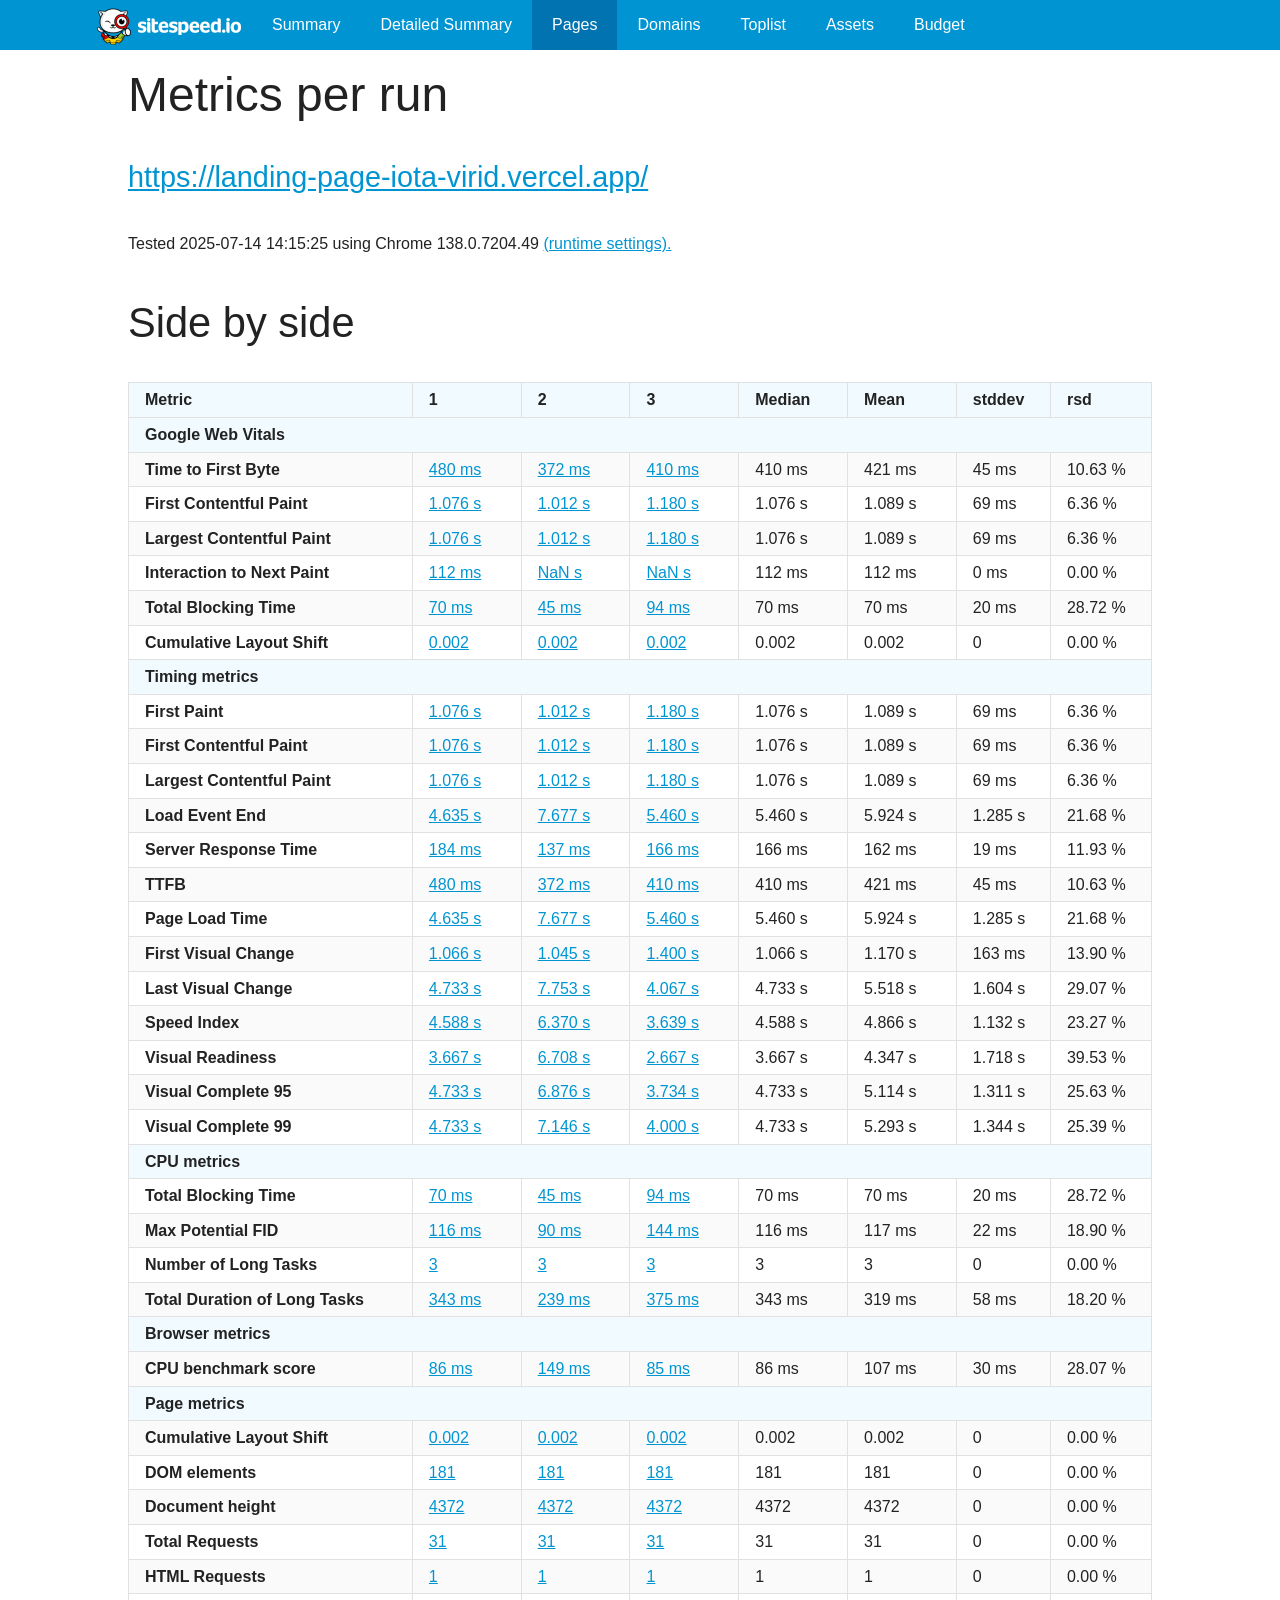
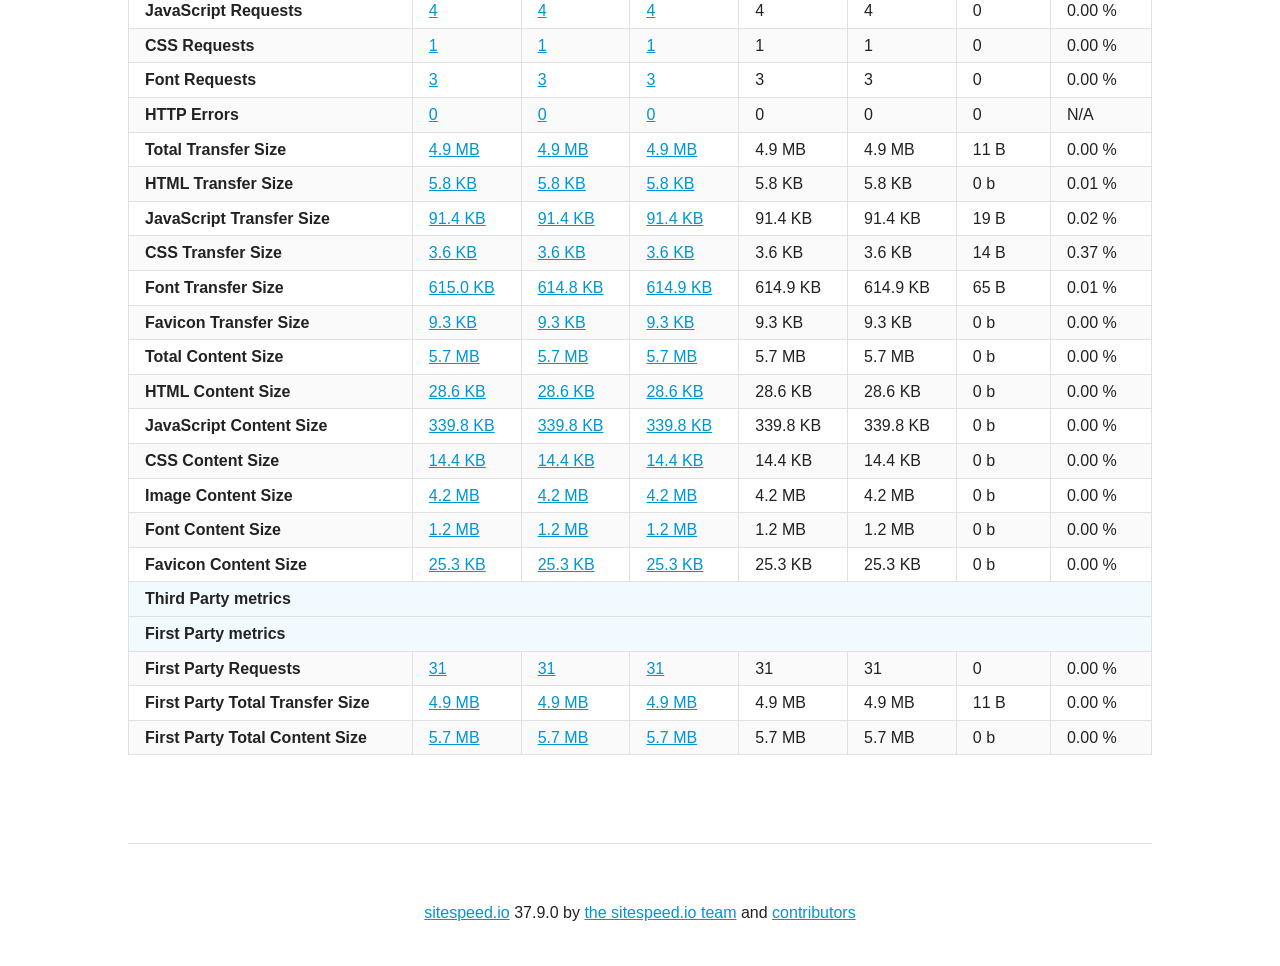
<file: sitespeed-result/landing-page-iota-virid.vercel.app/2025-07-14-14-15-20/pages/landing-page-iota-virid_vercel_app/metrics.html>
<!DOCTYPE html><html lang="en"><head><meta charset="utf-8"><meta name="viewport" content="width=device-width, initial-scale=1"><title>Run 1 for https://landing-page-iota-virid.vercel.app/ at 2025-07-14 14:15:25</title><meta name="description" content="First Visual Change: 1066,
       Speed Index: 4588,
       Visual Complete 85%: 4733,
       Last Visual Change: 4733 collected by sitespeed.io 37.9.0"><meta name="robots" content="noindex"><link rel="stylesheet" href="../../css/index-light.min.css"><style type="text/css">
</style><link rel="apple-touch-icon-precomposed" sizes="144x144" href="../../img/ico/sitespeed.io-144.png"><link rel="apple-touch-icon-precomposed" sizes="114x114" href="../../img/ico/sitespeed.io-114.png"><link rel="apple-touch-icon-precomposed" sizes="72x72" href="../../img/ico/sitespeed.io-72.png"><link rel="apple-touch-icon-precomposed" href="../../img/ico/sitespeed.io-57.png"><link rel="shortcut icon" href="../../img/ico/sitespeed.io.ico"></head><body><div class="darkblue nav"><div class="navgrid"><div class="logo"><a href="https://www.sitespeed.io/"><img class="navbar-brand" src="../../img/sitespeed.io-logo.png" width="162" height="50" alt="sitespeed.io logo"></a></div><ul><li><a href="../../index.html">Summary</a></li><li><a href="../../detailed.html">Detailed Summary</a></li><li><a class="active" href="../../pages.html">Pages</a></li><li><a href="../../domains.html">Domains</a></li><li><a href="../../toplist.html">Toplist</a></li><li><a href="../../assets.html">Assets</a></li><li><a href="../../budget.html">Budget</a></li></ul></div></div><div class="container"><h1>Metrics  per run</h1><h5 class="url"><a href="https://landing-page-iota-virid.vercel.app/">https://landing-page-iota-virid.vercel.app/</a></h5><p class="small">Tested 2025-07-14 14:15:25 using Chrome 138.0.7204.49 <a href="../../settings.html">(runtime settings).</a></p><h3>Side by side</h3><div class="responsive"><div class="test" style="overflow-x:auto;"><table><tr><th>Metric</th><th><b>1</b></th><th><b>2</b></th><th><b>3</b></th><th>Median</th><th>Mean</th><th>stddev</th><th>rsd</th></tr><tr> <th colspan="8">Google Web Vitals</th></tr><tr><td> <b>Time to First Byte</b></td><td> <a href="1.html">480 ms</a></td><td> <a href="2.html">372 ms</a></td><td> <a href="3.html">410 ms</a></td><td>410 ms</td><td>421 ms</td><td>45 ms</td><td>10.63 %  </td></tr><tr><td> <b>First Contentful Paint</b></td><td> <a href="1.html">1.076 s</a></td><td> <a href="2.html">1.012 s</a></td><td> <a href="3.html">1.180 s</a></td><td>1.076 s</td><td>1.089 s</td><td>69 ms</td><td>6.36 %  </td></tr><tr><td> <b>Largest Contentful Paint</b></td><td> <a href="1.html">1.076 s</a></td><td> <a href="2.html">1.012 s</a></td><td> <a href="3.html">1.180 s</a></td><td>1.076 s</td><td>1.089 s</td><td>69 ms</td><td>6.36 %  </td></tr><tr><td> <b>Interaction to Next Paint</b></td><td> <a href="1.html">112 ms</a></td><td> <a href="2.html">NaN s</a></td><td> <a href="3.html">NaN s</a></td><td>112 ms</td><td>112 ms</td><td>0 ms</td><td>0.00 %  </td></tr><tr><td> <b>Total Blocking Time</b></td><td> <a href="1.html">70 ms</a></td><td> <a href="2.html">45 ms</a></td><td> <a href="3.html">94 ms</a></td><td>70 ms</td><td>70 ms</td><td>20 ms</td><td>28.72 %  </td></tr><tr><td> <b>Cumulative Layout Shift</b></td><td> <a href="1.html">0.002</a></td><td> <a href="2.html">0.002</a></td><td> <a href="3.html">0.002</a></td><td>0.002</td><td>0.002</td><td>0</td><td>0.00 %  </td></tr><tr> <th colspan="8">Timing metrics</th></tr><tr><td> <b>First Paint</b></td><td> <a href="1.html">1.076 s</a></td><td> <a href="2.html">1.012 s</a></td><td> <a href="3.html">1.180 s</a></td><td>1.076 s</td><td>1.089 s</td><td>69 ms</td><td>6.36 %  </td></tr><tr><td> <b>First Contentful Paint</b></td><td> <a href="1.html">1.076 s</a></td><td> <a href="2.html">1.012 s</a></td><td> <a href="3.html">1.180 s</a></td><td>1.076 s</td><td>1.089 s</td><td>69 ms</td><td>6.36 %  </td></tr><tr><td> <b>Largest Contentful Paint</b></td><td> <a href="1.html">1.076 s</a></td><td> <a href="2.html">1.012 s</a></td><td> <a href="3.html">1.180 s</a></td><td>1.076 s</td><td>1.089 s</td><td>69 ms</td><td>6.36 %  </td></tr><tr><td> <b>Load Event End</b></td><td> <a href="1.html">4.635 s</a></td><td> <a href="2.html">7.677 s</a></td><td> <a href="3.html">5.460 s</a></td><td>5.460 s</td><td>5.924 s</td><td>1.285 s</td><td>21.68 %  </td></tr><tr><td> <b>Server Response Time</b></td><td> <a href="1.html">184 ms</a></td><td> <a href="2.html">137 ms</a></td><td> <a href="3.html">166 ms</a></td><td>166 ms</td><td>162 ms</td><td>19 ms</td><td>11.93 %  </td></tr><tr><td> <b>TTFB</b></td><td> <a href="1.html">480 ms</a></td><td> <a href="2.html">372 ms</a></td><td> <a href="3.html">410 ms</a></td><td>410 ms</td><td>421 ms</td><td>45 ms</td><td>10.63 %  </td></tr><tr><td> <b>Page Load Time</b></td><td> <a href="1.html">4.635 s</a></td><td> <a href="2.html">7.677 s</a></td><td> <a href="3.html">5.460 s</a></td><td>5.460 s</td><td>5.924 s</td><td>1.285 s</td><td>21.68 %  </td></tr><tr><td> <b>First Visual Change</b></td><td> <a href="1.html">1.066 s</a></td><td> <a href="2.html">1.045 s</a></td><td> <a href="3.html">1.400 s</a></td><td>1.066 s</td><td>1.170 s</td><td>163 ms</td><td>13.90 %  </td></tr><tr><td> <b>Last Visual Change</b></td><td> <a href="1.html">4.733 s</a></td><td> <a href="2.html">7.753 s</a></td><td> <a href="3.html">4.067 s</a></td><td>4.733 s</td><td>5.518 s</td><td>1.604 s</td><td>29.07 %  </td></tr><tr><td> <b>Speed Index</b></td><td> <a href="1.html">4.588 s</a></td><td> <a href="2.html">6.370 s</a></td><td> <a href="3.html">3.639 s</a></td><td>4.588 s</td><td>4.866 s</td><td>1.132 s</td><td>23.27 %  </td></tr><tr><td> <b>Visual Readiness</b></td><td> <a href="1.html">3.667 s</a></td><td> <a href="2.html">6.708 s</a></td><td> <a href="3.html">2.667 s</a></td><td>3.667 s</td><td>4.347 s</td><td>1.718 s</td><td>39.53 %  </td></tr><tr><td> <b>Visual Complete 95</b></td><td> <a href="1.html">4.733 s</a></td><td> <a href="2.html">6.876 s</a></td><td> <a href="3.html">3.734 s</a></td><td>4.733 s</td><td>5.114 s</td><td>1.311 s</td><td>25.63 %  </td></tr><tr><td> <b>Visual Complete 99</b></td><td> <a href="1.html">4.733 s</a></td><td> <a href="2.html">7.146 s</a></td><td> <a href="3.html">4.000 s</a></td><td>4.733 s</td><td>5.293 s</td><td>1.344 s</td><td>25.39 %  </td></tr><tr> <th colspan="8">CPU metrics</th></tr><tr><td> <b>Total Blocking Time</b></td><td> <a href="1.html">70 ms</a></td><td> <a href="2.html">45 ms</a></td><td> <a href="3.html">94 ms</a></td><td>70 ms</td><td>70 ms</td><td>20 ms</td><td>28.72 %  </td></tr><tr><td> <b>Max Potential FID</b></td><td> <a href="1.html">116 ms</a></td><td> <a href="2.html">90 ms</a></td><td> <a href="3.html">144 ms</a></td><td>116 ms</td><td>117 ms</td><td>22 ms</td><td>18.90 %  </td></tr><tr><td> <b>Number of Long Tasks</b></td><td> <a href="1.html">3</a></td><td> <a href="2.html">3</a></td><td> <a href="3.html">3</a></td><td>3</td><td>3</td><td>0</td><td>0.00 %  </td></tr><tr><td> <b>Total Duration of Long Tasks</b></td><td> <a href="1.html">343 ms</a></td><td> <a href="2.html">239 ms</a></td><td> <a href="3.html">375 ms</a></td><td>343 ms</td><td>319 ms</td><td>58 ms</td><td>18.20 %  </td></tr><tr> <th colspan="8">Browser metrics</th></tr><tr><td> <b>CPU benchmark score</b></td><td> <a href="1.html">86 ms</a></td><td> <a href="2.html">149 ms</a></td><td> <a href="3.html">85 ms</a></td><td>86 ms</td><td>107 ms</td><td>30 ms</td><td>28.07 %  </td></tr><tr> <th colspan="8">Page metrics</th></tr><tr><td> <b>Cumulative Layout Shift</b></td><td> <a href="1.html">0.002</a></td><td> <a href="2.html">0.002</a></td><td> <a href="3.html">0.002</a></td><td>0.002</td><td>0.002</td><td>0</td><td>0.00 %  </td></tr><tr><td> <b>DOM elements</b></td><td> <a href="1.html">181</a></td><td> <a href="2.html">181</a></td><td> <a href="3.html">181</a></td><td>181</td><td>181</td><td>0</td><td>0.00 %  </td></tr><tr><td> <b>Document height</b></td><td> <a href="1.html">4372</a></td><td> <a href="2.html">4372</a></td><td> <a href="3.html">4372</a></td><td>4372</td><td>4372</td><td>0</td><td>0.00 %  </td></tr><tr><td> <b>Total Requests</b></td><td> <a href="1.html">31</a></td><td> <a href="2.html">31</a></td><td> <a href="3.html">31</a></td><td>31</td><td>31</td><td>0</td><td>0.00 %  </td></tr><tr><td> <b>HTML Requests</b></td><td> <a href="1.html">1</a></td><td> <a href="2.html">1</a></td><td> <a href="3.html">1</a></td><td>1</td><td>1</td><td>0</td><td>0.00 %  </td></tr><tr><td> <b>JavaScript Requests</b></td><td> <a href="1.html">4</a></td><td> <a href="2.html">4</a></td><td> <a href="3.html">4</a></td><td>4</td><td>4</td><td>0</td><td>0.00 %  </td></tr><tr><td> <b>CSS Requests</b></td><td> <a href="1.html">1</a></td><td> <a href="2.html">1</a></td><td> <a href="3.html">1</a></td><td>1</td><td>1</td><td>0</td><td>0.00 %  </td></tr><tr><td> <b>Font Requests</b></td><td> <a href="1.html">3</a></td><td> <a href="2.html">3</a></td><td> <a href="3.html">3</a></td><td>3</td><td>3</td><td>0</td><td>0.00 %  </td></tr><tr><td> <b>HTTP Errors</b></td><td> <a href="1.html">0</a></td><td> <a href="2.html">0</a></td><td> <a href="3.html">0</a></td><td>0</td><td>0</td><td>0</td><td>N/A  </td></tr><tr><td> <b>Total Transfer Size</b></td><td> <a href="1.html">4.9 MB</a></td><td> <a href="2.html">4.9 MB</a></td><td> <a href="3.html">4.9 MB</a></td><td>4.9 MB</td><td>4.9 MB</td><td>11 B</td><td>0.00 %  </td></tr><tr><td> <b>HTML Transfer Size</b></td><td> <a href="1.html">5.8 KB</a></td><td> <a href="2.html">5.8 KB</a></td><td> <a href="3.html">5.8 KB</a></td><td>5.8 KB</td><td>5.8 KB</td><td>0 b</td><td>0.01 %  </td></tr><tr><td> <b>JavaScript Transfer Size</b></td><td> <a href="1.html">91.4 KB</a></td><td> <a href="2.html">91.4 KB</a></td><td> <a href="3.html">91.4 KB</a></td><td>91.4 KB</td><td>91.4 KB</td><td>19 B</td><td>0.02 %  </td></tr><tr><td> <b>CSS Transfer Size</b></td><td> <a href="1.html">3.6 KB</a></td><td> <a href="2.html">3.6 KB</a></td><td> <a href="3.html">3.6 KB</a></td><td>3.6 KB</td><td>3.6 KB</td><td>14 B</td><td>0.37 %  </td></tr><tr><td> <b>Font Transfer Size</b></td><td> <a href="1.html">615.0 KB</a></td><td> <a href="2.html">614.8 KB</a></td><td> <a href="3.html">614.9 KB</a></td><td>614.9 KB</td><td>614.9 KB</td><td>65 B</td><td>0.01 %  </td></tr><tr><td> <b>Favicon Transfer Size</b></td><td> <a href="1.html">9.3 KB</a></td><td> <a href="2.html">9.3 KB</a></td><td> <a href="3.html">9.3 KB</a></td><td>9.3 KB</td><td>9.3 KB</td><td>0 b</td><td>0.00 %  </td></tr><tr><td> <b>Total Content Size</b></td><td> <a href="1.html">5.7 MB</a></td><td> <a href="2.html">5.7 MB</a></td><td> <a href="3.html">5.7 MB</a></td><td>5.7 MB</td><td>5.7 MB</td><td>0 b</td><td>0.00 %  </td></tr><tr><td> <b>HTML Content Size</b></td><td> <a href="1.html">28.6 KB</a></td><td> <a href="2.html">28.6 KB</a></td><td> <a href="3.html">28.6 KB</a></td><td>28.6 KB</td><td>28.6 KB</td><td>0 b</td><td>0.00 %  </td></tr><tr><td> <b>JavaScript Content Size</b></td><td> <a href="1.html">339.8 KB</a></td><td> <a href="2.html">339.8 KB</a></td><td> <a href="3.html">339.8 KB</a></td><td>339.8 KB</td><td>339.8 KB</td><td>0 b</td><td>0.00 %  </td></tr><tr><td> <b>CSS Content Size</b></td><td> <a href="1.html">14.4 KB</a></td><td> <a href="2.html">14.4 KB</a></td><td> <a href="3.html">14.4 KB</a></td><td>14.4 KB</td><td>14.4 KB</td><td>0 b</td><td>0.00 %  </td></tr><tr><td> <b>Image Content Size</b></td><td> <a href="1.html">4.2 MB</a></td><td> <a href="2.html">4.2 MB</a></td><td> <a href="3.html">4.2 MB</a></td><td>4.2 MB</td><td>4.2 MB</td><td>0 b</td><td>0.00 %  </td></tr><tr><td> <b>Font Content Size</b></td><td> <a href="1.html">1.2 MB</a></td><td> <a href="2.html">1.2 MB</a></td><td> <a href="3.html">1.2 MB</a></td><td>1.2 MB</td><td>1.2 MB</td><td>0 b</td><td>0.00 %  </td></tr><tr><td> <b>Favicon Content Size</b></td><td> <a href="1.html">25.3 KB</a></td><td> <a href="2.html">25.3 KB</a></td><td> <a href="3.html">25.3 KB</a></td><td>25.3 KB</td><td>25.3 KB</td><td>0 b</td><td>0.00 %  </td></tr><tr> <th colspan="8">Third Party metrics</th></tr><tr> <th colspan="8">First Party metrics</th></tr><tr><td> <b>First Party Requests</b></td><td> <a href="1.html">31</a></td><td> <a href="2.html">31</a></td><td> <a href="3.html">31</a></td><td>31</td><td>31</td><td>0</td><td>0.00 %  </td></tr><tr><td> <b>First Party Total Transfer Size</b></td><td> <a href="1.html">4.9 MB</a></td><td> <a href="2.html">4.9 MB</a></td><td> <a href="3.html">4.9 MB</a></td><td>4.9 MB</td><td>4.9 MB</td><td>11 B</td><td>0.00 %  </td></tr><tr><td> <b>First Party Total Content Size</b></td><td> <a href="1.html">5.7 MB</a></td><td> <a href="2.html">5.7 MB</a></td><td> <a href="3.html">5.7 MB</a></td><td>5.7 MB</td><td>5.7 MB</td><td>0 b</td><td>0.00 %  </td></tr></table></div></div><footer><hr><p><a href="https://www.sitespeed.io">sitespeed.io</a>  37.9.0  by <a href="https://www.sitespeed.io/aboutus/">the sitespeed.io team</a> and <a href="https://github.com/sitespeedio/sitespeed.io/blob/main/CONTRIBUTORS.md">contributors</a></p></footer></div><script src="../../js/sortable.min.js"></script><script src="../../js/chartist.min.js"></script><script src="../../js/chartist-plugin-axistitle.min.js"></script><script src="../../js/chartist-plugin-tooltip.min.js"></script><script src="../../js/chartist-plugin-legend.min.js"></script></body></html>
</file>
<file: sitespeed-result/landing-page-iota-virid.vercel.app/2025-07-14-14-15-20/css/index-light.min.css>
/*! normalize.css v4.1.1 | MIT License | github.com/necolas/normalize.css */html{font-family:sans-serif;-ms-text-size-adjust:100%;-webkit-text-size-adjust:100%}body{margin:0}article,aside,details,figcaption,figure,footer,header,main,menu,nav,section,summary{display:block}audio,canvas,progress,video{display:inline-block}audio:not([controls]){display:none;height:0}progress{vertical-align:baseline}[hidden],template{display:none}a{background-color:transparent;-webkit-text-decoration-skip:objects}a:active,a:hover{outline-width:0}abbr[title]{border-bottom:none;text-decoration:underline;text-decoration:underline dotted}b,strong{font-weight:inherit}b,strong{font-weight:bolder}dfn{font-style:italic}h1{font-size:2em;margin:.67em 0}mark{background-color:#ff0;color:#000}small{font-size:80%}sub,sup{font-size:75%;line-height:0;position:relative;vertical-align:baseline}sub{bottom:-.25em}sup{top:-.5em}img{border-style:none}svg:not(:root){overflow:hidden}code,kbd,pre,samp{font-family:monospace,monospace;font-size:1em}figure{margin:1em 40px}hr{box-sizing:content-box;height:0;overflow:visible}button,input,optgroup,select,textarea{font:inherit;margin:0}optgroup{font-weight:700}button,input{overflow:visible}button,select{text-transform:none}[type=reset],[type=submit],button,html [type=button]{-webkit-appearance:button}[type=button]::-moz-focus-inner,[type=reset]::-moz-focus-inner,[type=submit]::-moz-focus-inner,button::-moz-focus-inner{border-style:none;padding:0}[type=button]:-moz-focusring,[type=reset]:-moz-focusring,[type=submit]:-moz-focusring,button:-moz-focusring{outline:1px dotted ButtonText}fieldset{border:1px solid silver;margin:0 2px;padding:.35em .625em .75em}legend{box-sizing:border-box;color:inherit;display:table;max-width:100%;padding:0;white-space:normal}textarea{overflow:auto}[type=checkbox],[type=radio]{box-sizing:border-box;padding:0}[type=number]::-webkit-inner-spin-button,[type=number]::-webkit-outer-spin-button{height:auto}[type=search]{-webkit-appearance:textfield;outline-offset:-2px}[type=search]::-webkit-search-cancel-button,[type=search]::-webkit-search-decoration{-webkit-appearance:none}::-webkit-input-placeholder{color:inherit;opacity:.54}::-webkit-file-upload-button{-webkit-appearance:button;font:inherit}*,:after,:before{box-sizing:border-box}ol,ul{margin-bottom:2.5rem}ul{margin-top:0;padding-left:0;list-style:circle inside}ul ol,ul ul{margin:1.5rem 0 1.5rem 3rem;font-size:.9rem}ol{margin-top:0;padding-left:0;list-style:decimal inside}ol ol,ol ul{margin:1.5rem 0 1.5rem 3rem;font-size:.9rem}li{margin-bottom:0}figure{margin-bottom:2.5rem}footer{text-align:center}hr{margin-top:3rem;margin-bottom:3.5rem;border-width:0;border-top:1px solid #e1e1e1}.container:after,.row:after{content:"";display:table;clear:both}.container{position:relative;width:100%;max-width:1140px;margin:0 auto;padding:0 20px;box-sizing:border-box}.column,.columns{width:100%;float:left;box-sizing:border-box}@media (min-width:400px){.container{width:85%;padding:0}}@media (min-width:550px){.container{width:80%}.column,.columns{margin-left:4%}.column:first-child,.columns:first-child{margin-left:0}.one.column,.one.columns{width:4.6666666667%}.two.columns{width:13.3333333333%}.three.columns{width:22%}.four.columns{width:30.6666666667%}.five.columns{width:39.3333333333%}.six.columns{width:48%}.seven.columns{width:56.6666666667%}.eight.columns{width:65.3333333333%}.nine.columns{width:74%}.ten.columns{width:82.6666666667%}.eleven.columns{width:91.3333333333%}.twelve.columns{width:100%;margin-left:0}.one-third.column{width:30.6666666667%}.two-thirds.column{width:65.3333333333%}.one-half.column{width:48%}.offset-by-one.column,.offset-by-one.columns{margin-left:8.6666666667%}.offset-by-two.column,.offset-by-two.columns{margin-left:17.3333333333%}.offset-by-three.column,.offset-by-three.columns{margin-left:26%}.offset-by-four.column,.offset-by-four.columns{margin-left:34.6666666667%}.offset-by-five.column,.offset-by-five.columns{margin-left:43.3333333333%}.offset-by-six.column,.offset-by-six.columns{margin-left:52%}.offset-by-seven.column,.offset-by-seven.columns{margin-left:60.6666666667%}.offset-by-eight.column,.offset-by-eight.columns{margin-left:69.3333333333%}.offset-by-nine.column,.offset-by-nine.columns{margin-left:78%}.offset-by-ten.column,.offset-by-ten.columns{margin-left:86.6666666667%}.offset-by-eleven.column,.offset-by-eleven.columns{margin-left:95.3333333333%}.offset-by-one-third.column,.offset-by-one-third.columns{margin-left:34.6666666667%}.offset-by-two-thirds.column,.offset-by-two-thirds.columns{margin-left:69.3333333333%}.offset-by-one-half.column,.offset-by-one-half.columns{margin-left:52%}}@media (min-width:1550px){.container{max-width:1400px;font-size:1.2em}}@media (min-width:1900px){.container{max-width:1800px;font-size:1.4em}}table{width:100%;margin-bottom:2.5rem;border-collapse:separate;border-spacing:1px;background-color:#e1e1e1}td,th{padding:4px 1rem;vertical-align:top;text-align:left}td:first-child,th:first-child{padding-left:1rem}td:last-child,th:last-child{padding-right:1rem}tr:nth-child(odd){background:#fafafa}tr:nth-child(2n){background:#fff}tr.odd{background:#fafafa}tr.even{background:#fff}th{background:#f1fbff}td.number,th.number{text-align:right}td.right{text-align:right}td.url{overflow-wrap:break-word;word-wrap:break-word;-webkit-hyphens:auto;-ms-hyphens:auto;-moz-hyphens:auto;hyphens:auto}td.assetsurl{max-width:400px}td.pagesurl{max-width:350px}td.offendingurl{max-width:900px}td.break{word-break:break-all}td.extraheader{font-weight:700;background:#f5f5f5}@media only screen and (max-width:800px){.responsive table,.responsive tbody,.responsive td,.responsive th,.responsive thead,.responsive tr{display:block}.responsive tr.u-hideable{display:none}.responsive thead tr{position:absolute;top:-9999px;left:-9999px}.responsive tr{border:2px solid #e1e1e1}.responsive td{border:none;border-bottom:1px solid #e1e1e1;position:relative;padding-left:50%;white-space:normal;text-align:left;max-width:none}.responsive td:before{position:absolute;top:6px;left:6px;width:30%;padding-right:10px;white-space:nowrap;text-align:left;font-weight:700}.responsive td:before{content:attr(data-title)}.responsive td.url.offendingurl{word-break:break-all;padding-left:2px}.hidden-small{display:none}}html{font-size:100%}body{font-size:1em;line-height:1.6;font-weight:400;font-family:-apple-system,BlinkMacSystemFont,"Helvetica Neue",Helvetica,Arial,sans-serif;color:#222}h1,h2,h3,h4,h5,h6{margin-top:1rem;margin-bottom:2rem;font-weight:300}h1{font-size:3rem;line-height:1.2}h2{font-size:2.8rem;line-height:1.25}h3{font-size:2.6rem;line-height:1.3}h4{font-size:2.4rem;line-height:1.35}h5{font-size:1.8rem;line-height:1.5}h6{font-size:1.5rem;line-height:1.6;letter-spacing:0}p{margin-top:0}a{color:#0095d2}a:hover{color:#00719f}blockquote,dl,p,pre{margin-bottom:2.5rem}code{padding:.2rem .5rem;margin:0 .2rem;font-size:.9rem;white-space:nowrap;background:#fafafa;border:1px solid #e1e1e1;border-radius:4px}pre>code{display:block;padding:1rem 1.5rem;white-space:pre;overflow:auto}.u-full-width{width:100%}.u-max-full-width{max-width:100%}.u-pull-right{float:right}.u-pull-left{float:left}.u-cf{content:"";display:table;clear:both}.u-hideable{display:none}.button{display:inline-block;height:38px;padding:0 30px;margin-bottom:1rem;color:#222;text-align:center;font-size:80%;font-weight:600;line-height:38px;letter-spacing:.1rem;text-transform:uppercase;text-decoration:none;white-space:nowrap;background-color:transparent;border-radius:4px;border:1px solid #e1e1e1;cursor:pointer}.button:active,.button:focus,.button:hover{color:#222;border-color:#aeaeae;outline:0}.button--primary{color:#fff;background-color:#0095d2;border-color:#0095d2}.button--primary:active,.button--primary:focus,.button--primary:hover{color:#fff;background-color:#0087be;border-color:#0087be}.button-download{color:#fff;background-color:#ec971f;border-color:#eb9316;padding:0 10px;margin-right:1rem}.button-download:active,.button-download:focus,.button-download:hover{color:#fff;background-color:#e38d13;border-color:#da8813}.navgrid{width:100%;min-width:0;margin-left:0;margin-right:0;padding-left:0;padding-right:10px}.nav{background:#0095d2}.nav ul{list-style:none;text-align:center;padding:0;margin:0;background-color:#0095d2}.nav li{line-height:40px;height:40px;border-bottom:none;margin-bottom:0}.nav a{text-decoration:none;color:#fff;display:block}.nav a:hover{background-color:#0073b0}.nav a.active{background-color:#0073b0;color:#fff;cursor:default}.logo{text-align:center;background-color:#0095d2}.navbar-brand{padding:0;font-size:18px;max-width:250px}@media screen and (min-width:820px){body{padding-top:50px}.navgrid{width:100%;max-width:1140px;min-width:755px;margin:0 auto;overflow:hidden}.nav{height:50px;width:100%;z-index:1000;position:fixed;top:0}.navbar-brand{padding:0;font-size:18px;float:left;max-width:250px}.nav{z-index:10;top:0;background-color:#0095d2}.nav a{padding-left:20px;padding-right:20px}.nav li{border-bottom:none;height:50px;line-height:50px;float:left;display:inline-block;margin-right:0}.nav a{text-decoration:none;color:#fff;display:block}.nav ul{list-style:none;text-align:center;padding:0;margin:0;background-color:#0095d2}:target:before{content:"";display:block;height:50px;margin:-50px 0 0}}@media (min-width:1550px){.nav li{font-size:1.2em}}@media (min-width:1900px){.nav li{font-size:1.4em}}table[data-sortable] th[data-sorted=true]{color:#3a87ad;background:#d9edf7;border-bottom-color:#bce8f1}table[data-sortable] th:not([data-sortable=false]){cursor:pointer;color:#222;text-decoration:underline}.summarybox{padding:15px;margin-bottom:20px;border:1px solid transparent;border-radius:4px}.summarybox.ok{color:#468847;background-color:#dff0d8;border-color:#d6e9c6}.summarybox.warning{color:#c09853;background-color:#fcf8e3;border-color:#fbeed5}.summarybox.error{color:#b94a48;background-color:#f2dede;border-color:#eed3d7}.summarybox.info{background-color:#d9edf7;border-color:#bce8f1;color:#3a87ad}a.summaries{text-decoration:none}.summarynumber{font-size:2rem;line-height:1;font-weight:700}.summarysmall{font-size:1rem;line-height:1}.label{display:inline;padding:.2em .6em .3em;font-size:75%;font-weight:700;line-height:1;color:#fff;text-align:center;white-space:nowrap;vertical-align:baseline;border-radius:.25em}.normal{font-size:100%}.ok{background-color:#468847}.warning{background-color:#f0ad4e}.error{background-color:#d9534f}.info{background-color:#0095d2}ul.menu{list-style:none;font-size:125%;text-transform:uppercase}.errors{margin-bottom:1.333em;background:#ffb6c1;padding-left:1em}.subtableheader{background:#ffe3eb}.large{font-size:1.333rem;line-height:1.8rem}.hidden-small{display:inline}.url{overflow-wrap:break-word;word-wrap:break-word;-webkit-hyphens:auto;-ms-hyphens:auto;-moz-hyphens:auto;hyphens:auto}/*! github.com/micmro/PerfCascade Version:2.11.0 (24/11/2021) */.water-fall-chart{width:100%;overflow:visible;font-size:12px;line-height:1em}.water-fall-chart *{box-sizing:border-box}.water-fall-chart button{cursor:pointer}.water-fall-holder{fill:#ccc}.water-fall-chart .left-fixed-holder{overflow:visible}.water-fall-chart .marker-holder{width:100%}.water-fall-chart .line-label-holder{cursor:pointer}.water-fall-chart .line-holder{stroke-width:1;stroke:#ccc;stroke-opacity:0.5;transition:all 60ms}.water-fall-chart .line-holder .line-mark{fill:#69009e;opacity:.01;stroke-width:0;transition:all 60ms}.water-fall-chart .line-holder.active{stroke:#69009e;stroke-width:2;stroke-opacity:1}.water-fall-chart .line-holder.active .line-mark{opacity:.4}.water-fall-chart .type-onload .line-holder{stroke:#c0c0ff}.water-fall-chart .type-oncontentload .line-holder{stroke:#d888df}.water-fall-chart .labels{width:100%}.water-fall-chart .labels .inner-label{pointer-events:none}.water-fall-chart .time-block.active{opacity:.8}.water-fall-chart .line-end,.water-fall-chart .line-start{display:none;stroke-width:1;stroke-opacity:0.5;stroke:#000}.water-fall-chart .line-end.active,.water-fall-chart .line-start.active{display:block}.left-fixed-holder .label-full-bg{fill:#fff;opacity:.9}.time-scale line{stroke:#0cc;stroke-width:1}.time-scale line.sub-second-line{stroke:#ccc;opacity:.75;stroke-width:.5}.time-scale text{font-weight:700}.row-item{cursor:pointer}.row-item .even{fill:#ccc;opacity:.05}.row-item .odd{fill:#000;opacity:.05}.row-item:hover .even,.row-item:hover .odd{fill:#000;opacity:.1}.row-item:focus{outline:solid 1.5px #aaa;outline-offset:-1.5px}.row-item:focus .even,.row-item:focus .odd{fill:#000;opacity:.2}.row-item .rect-holder text{fill:#aaa}.row-item.status0 .even,.row-item.status5xx .even{fill:#f66}.row-item.status0 .odd,.row-item.status5xx .odd{fill:#f00}.row-item.status4xx .even{fill:#c33}.row-item.status4xx .odd{fill:#c00}.row-item.status3xx .even{fill:#ff6}.row-item.status3xx .odd{fill:#ff0}.row-item.potentiallyRenderBlocking .even,.row-item.potentiallyRenderBlocking .odd{fill:#e5a331}.row-item.renderBlocking .even,.row-item.renderBlocking .odd{fill:#e57231;stroke-dasharray:5;stroke:black;stroke-width:2px}.row-item.largestContentfulPaint .even,.row-item.largestContentfulPaint .odd{fill:#c9e531;stroke-dasharray:8;stroke-width:2px;stroke:black}.row-item.largestContentfulPaint .even,.row-item.largestContentfulPaint .odd,.row-item.potentiallyRenderBlocking .even,.row-item.potentiallyRenderBlocking .odd,.row-item.renderBlocking .even,.row-item.renderBlocking .odd,.row-item.status0 .even,.row-item.status0 .odd,.row-item.status3xx .even,.row-item.status3xx .odd,.row-item.status4xx .even,.row-item.status4xx .odd,.row-item.status5xx .even,.row-item.status5xx .odd{opacity:.3}.row-item.largestContentfulPaint:hover .even,.row-item.largestContentfulPaint:hover .odd,.row-item.potentiallyRenderBlocking:hover .even,.row-item.potentiallyRenderBlocking:hover .odd,.row-item.renderBlocking:hover .even,.row-item.renderBlocking:hover .odd,.row-item.status0:hover .even,.row-item.status0:hover .odd,.row-item.status3xx:hover .even,.row-item.status3xx:hover .odd,.row-item.status4xx:hover .even,.row-item.status4xx:hover .odd,.row-item.status5xx:hover .even,.row-item.status5xx:hover .odd{opacity:.5}.tooltip-holder{overflow:visible}.tooltip *{padding:0;margin:0}.tooltip html{font-size:10px;line-height:1.2em}.tooltip body{position:relative}.tooltip-payload{position:absolute;top:0;left:0;padding:.25em;font-size:10px;display:inline-block;background:rgba(255,255,255,.9);border:solid 1px #f0f0f0;word-break:break-all;overflow-wrap:break-word;transition:opacity .3s}.tooltip-payload.no-anim{transition:none}.row-item,.time-scale line,.time-scale text,.water-fall-chart .line-holder line,.water-fall-chart .line-label-holder{transition:transform 60ms}.water-fall-chart.closing{transition-delay:60ms}.labels{overflow:hidden}.block-css{fill:#a6d18f}.block-html,.block-iframe,.block-internal,.block-svg{fill:#82a8de}.block-image,.block-img{fill:#b394cf}.block-javascript,.block-js,.block-script{fill:#e0b483}.block-link{fill:#89afe6}.block-flash,.block-swf{fill:#42aab1}.block-font{fill:#e15d4e}.block-ajax,.block-xmlhttprequest{fill:#f00}.block-other,.block-plain{fill:#b3b3b3}.block-blocked{fill:#aaa}.block-dns{fill:#159588}.block-connect{fill:#fd9727}.block-ssl{fill:#c141cd}.block-send{fill:#b0bec5}.block-wait{fill:#1ec659}.block-receive{fill:#1eaaf1}.block-receive-chunk{fill:#a1c3fa}.block-undefined{fill:#0f0}.info-overlay-bg{fill:#fff;stroke:#cdcdcd}.info-overlay-close-btn{fill:rgba(205,205,205,0.8);transform:translate(-23px,-23px);cursor:pointer}.info-overlay-close-btn text{fill:#111;pointer-events:none}.info-overlay-close-btn:focus{border:solid 1px #36c}.info-overlay-holder .connect{border-right:solid 5px #fd9727;padding-right:5px}.info-overlay-holder .blocked{border-right:solid 5px #aaa;padding-right:5px}.info-overlay-holder .ssltls{border-right:solid 5px #c141cd;padding-right:5px}.info-overlay-holder .send{border-right:solid 5px #b0bec5;padding-right:5px}.info-overlay-holder .wait{border-right:solid 5px #1ec659;padding-right:5px}.info-overlay-holder .receive{border-right:solid 5px #1eaaf1;padding-right:5px}.info-overlay-holder .dns{border-right:solid 5px #159588;padding-right:5px}.type-css{background:#406b29}.type-html,.type-iframe,.type-internal,.type-svg{background:#1c4278}.type-image,.type-img{background:#4d2e69}.type-javascript,.type-js,.type-script{background:#7a4e1d}.type-link{background:#89afe6}.type-flash,.type-swf{background:#234980}.type-font{background:#ae2a1b}.type-ajax,.type-xmlhttprequest{background:#c00}.type-other,.type-plain{background:grey}.info-overlay-holder *{padding:0;margin:0;font-size:12px}.info-overlay-holder body{position:relative;height:450px;clear:both;padding:0;margin:0;width:100%;background:#fff;color:#666}.info-overlay-holder body .wrapper{height:450px;width:100%;overflow:scroll}.info-overlay-holder header{position:relative;box-shadow:0 0 2px 2px rgba(0,0,0,.25)}.info-overlay-holder header,.info-overlay-holder header a,.info-overlay-holder header button{color:#fff;text-decoration:none}.info-overlay-holder header a:focus,.info-overlay-holder header a:hover{text-decoration:underline}.info-overlay-holder .requestID{font-weight:700}.info-overlay-holder h3,.info-overlay-holder h3 a{font-size:1.1em;padding:1em;margin:0;font-weight:400;overflow-wrap:break-word}.info-overlay-holder h3 strong{font-size:1.1em}.info-overlay-holder .tab-nav ul{margin:0;padding:0}.info-overlay-holder .tab-nav li{margin:0;padding:0;display:inline-block}.info-overlay-holder button{background:0 0;outline:0;border:0;border-bottom:solid 2px transparent;padding:.5em 1em;margin:0 .25em}.info-overlay-holder li:first-child button{margin-left:1em}.info-overlay-holder button.active:focus,.info-overlay-holder button:focus,.info-overlay-holder button:hover{border-color:rgba(255,255,255,.6)}.info-overlay-holder button.active{border-color:#fff;cursor:default}.info-overlay-holder button.active:focus{border-color:rgba(255,255,255,.8)}.info-overlay-holder button.copy-tab-data{position:absolute;top:.5em;right:.5em;border:0;margin:0;border-radius:1em;background:#e0e0e0}.info-overlay-holder button.copy-tab-data:focus,.info-overlay-holder button.copy-tab-data:hover{background:#ccc}.info-overlay-holder dt{float:left;clear:both;margin-top:.5em;width:25%;text-align:right;font-weight:700}.info-overlay-holder dd{float:left;width:73%;margin:.5em 0 0 2%;padding:0 0 .5em 0}.info-overlay-holder dt:after{content:":"}.info-overlay-holder pre{font-size:11px;line-height:23px;border-radius:0;background:#f6f3f3}.info-overlay-holder .tab{float:left;position:relative;width:100%;height:350px;padding:12px 12px 24px}.info-overlay-holder .tab h2{font-size:1.2em;margin:.5em 0 0;padding:.5em 0 .5em 1em;clear:both;border-top:solid 1px #efefef}.info-overlay-holder .tab h2:first-child{border-top:0;padding-top:0}.info-overlay-holder .tab pre{overflow-y:hidden;width:100%;min-height:100%}.info-overlay-holder .tab .preview{width:auto;max-width:100%;max-height:500px;border:solid 1px #666}.info-overlay-holder .tab dl:after{content:"";display:table;clear:both}.info-overlay-holder .tab.rendered-data{padding:0}.info-overlay-holder .tab.rendered-data pre{padding:12px 12px 24px}.info-overlay-holder .tab.rendered-data pre>code{white-space:pre-wrap}.resource-legend{margin:0;padding:0;font-size:.75em;line-height:1.5em;display:inline-block}.resource-legend li{margin:0 1em 0 0;padding:0;white-space:nowrap;display:inline-block}.resource-legend li:before{content:"";width:1em;height:1em;margin:0 .5em 0 0;vertical-align:text-top;display:inline-block}.resource-legend .legend-blocked:before{background:#aaa}.resource-legend .legend-dns:before{background:#159588}.resource-legend .legend-connect:before{background:#fd9727}.resource-legend .legend-ssl:before{background:#c141cd}.resource-legend .legend-send:before{background:#b0bec5}.resource-legend .legend-wait:before{background:#1ec659}.resource-legend .legend-receive:before{background:#1eaaf1}.icon{fill:#666}.icon-4xx,.icon-5xx,.icon-no-cache,.icon-no-gzip,.icon-warning{fill:#b55}.water-fall-chart .type-firstpaint .line-holder{stroke:#42f46e;stroke-opacity:1;stroke-width:3}.water-fall-chart .type-firstvisualchange .line-holder{stroke:#42f46e;stroke-opacity:1;stroke-width:3}.water-fall-chart .type-visualcomplete85 .line-holder{stroke:#ee7777;stroke-opacity:1;stroke-width:3}.water-fall-chart .type-lastvisualchange .line-holder{stroke:#ee42f4;stroke-opacity:1;stroke-width:3}.water-fall-chart .type-onload .line-holder{stroke:#9c99e5;stroke-opacity:1;stroke-width:3}.water-fall-chart .type-oncontentload .line-holder{stroke:#9842f4;stroke-opacity:1;stroke-width:3}.water-fall-chart .type-dominteractivetime .line-holder{stroke:#1842f4;stroke-opacity:1;stroke-width:2}.water-fall-chart .type-domcontentloadedtime .line-holder{stroke:#1212f4;stroke-opacity:1;stroke-width:2}.water-fall-chart .type-lastcpulongtask .line-holder{stroke:#f41229;stroke-opacity:1;stroke-width:3}.water-fall-chart .type-largestcontentfulpaint .line-holder{stroke:#c7f412;stroke-opacity:1;stroke-width:3}.water-fall-chart{font-size:14px}#page-selector{display:none;clear:both;margin:1em 0}*{box-sizing:border-box}@media screen and (max-width:400px){select{max-width:100%}}.screenshot{padding:4px;background-color:#fff;border:1px solid #ddd;border-radius:4px}*,:after,:before{margin:0;padding:0;box-sizing:border-box}section{display:block;padding:20px 0 0;border-top:1px solid #ddd}#tabs a{display:inline-block;margin:0 0 -1px;padding:15px 22px;font-weight:600;text-align:center;color:#bbb;border:1px solid transparent;text-decoration:none;text-transform:uppercase}#tabs a:before{font-weight:400}#tabs a:hover{color:#888;cursor:pointer}#tabs a:target:focus{outline:0}#tabs a[selected]{color:#555;border:1px solid #ddd;border-top:2px solid #0095d2;border-bottom:1px solid #fff}@media screen and (max-width:650px){#tabs a:before{margin:0;font-size:18px}}@media screen and (max-width:400px){#tabs a{padding:13px}}.group-item{position:relative;display:block;padding:10px 15px;margin-bottom:-1px;background-color:#fff;border:1px solid #ddd;font-weight:700}.group-item.active{z-index:2;color:#fff;background-color:#337ab7;border-color:#337ab7}.group-item:first-child{border-top-left-radius:4px;border-top-right-radius:4px}.group-item:last-child{margin-bottom:0;border-bottom-right-radius:4px;border-bottom-left-radius:4px}.loader,.loader:after,.loader:before{background:#000;-webkit-animation:load1 1s infinite ease-in-out;animation:load1 1s infinite ease-in-out;width:1em;height:4em}.loader{color:#000;text-indent:-9999em;margin:88px auto;position:relative;font-size:11px;-webkit-transform:translateZ(0);-ms-transform:translateZ(0);transform:translateZ(0);-webkit-animation-delay:-.16s;animation-delay:-.16s}.loader:after,.loader:before{position:absolute;top:0;content:""}.loader:before{left:-1.5em;-webkit-animation-delay:-.32s;animation-delay:-.32s}.loader:after{left:1.5em}@-webkit-keyframes load1{0%,100%,80%{box-shadow:0 0;height:4em}40%{box-shadow:0 -2em;height:5em}}@keyframes load1{0%,100%,80%{box-shadow:0 0;height:4em}40%{box-shadow:0 -2em;height:5em}}.ct-label{fill:rgba(0,0,0,0.4);color:rgba(0,0,0,.4);font-size:.75rem;line-height:1}.ct-chart-bar .ct-label,.ct-chart-line .ct-label{display:block;display:-webkit-box;display:-moz-box;display:-ms-flexbox;display:-webkit-flex;display:flex}.ct-chart-donut .ct-label,.ct-chart-pie .ct-label{dominant-baseline:central}.ct-label.ct-horizontal.ct-start{-webkit-box-align:flex-end;-webkit-align-items:flex-end;-ms-flex-align:flex-end;align-items:flex-end;-webkit-box-pack:flex-start;-webkit-justify-content:flex-start;-ms-flex-pack:flex-start;justify-content:flex-start;text-align:left;text-anchor:start}.ct-label.ct-horizontal.ct-end{-webkit-box-align:flex-start;-webkit-align-items:flex-start;-ms-flex-align:flex-start;align-items:flex-start;-webkit-box-pack:flex-start;-webkit-justify-content:flex-start;-ms-flex-pack:flex-start;justify-content:flex-start;text-align:left;text-anchor:start}.ct-label.ct-vertical.ct-start{-webkit-box-align:flex-end;-webkit-align-items:flex-end;-ms-flex-align:flex-end;align-items:flex-end;-webkit-box-pack:flex-end;-webkit-justify-content:flex-end;-ms-flex-pack:flex-end;justify-content:flex-end;text-align:right;text-anchor:end}.ct-label.ct-vertical.ct-end{-webkit-box-align:flex-end;-webkit-align-items:flex-end;-ms-flex-align:flex-end;align-items:flex-end;-webkit-box-pack:flex-start;-webkit-justify-content:flex-start;-ms-flex-pack:flex-start;justify-content:flex-start;text-align:left;text-anchor:start}.ct-chart-bar .ct-label.ct-horizontal.ct-start{-webkit-box-align:flex-end;-webkit-align-items:flex-end;-ms-flex-align:flex-end;align-items:flex-end;-webkit-box-pack:center;-webkit-justify-content:center;-ms-flex-pack:center;justify-content:center;text-align:center;text-anchor:start}.ct-chart-bar .ct-label.ct-horizontal.ct-end{-webkit-box-align:flex-start;-webkit-align-items:flex-start;-ms-flex-align:flex-start;align-items:flex-start;-webkit-box-pack:center;-webkit-justify-content:center;-ms-flex-pack:center;justify-content:center;text-align:center;text-anchor:start}.ct-chart-bar.ct-horizontal-bars .ct-label.ct-horizontal.ct-start{-webkit-box-align:flex-end;-webkit-align-items:flex-end;-ms-flex-align:flex-end;align-items:flex-end;-webkit-box-pack:flex-start;-webkit-justify-content:flex-start;-ms-flex-pack:flex-start;justify-content:flex-start;text-align:left;text-anchor:start}.ct-chart-bar.ct-horizontal-bars .ct-label.ct-horizontal.ct-end{-webkit-box-align:flex-start;-webkit-align-items:flex-start;-ms-flex-align:flex-start;align-items:flex-start;-webkit-box-pack:flex-start;-webkit-justify-content:flex-start;-ms-flex-pack:flex-start;justify-content:flex-start;text-align:left;text-anchor:start}.ct-chart-bar.ct-horizontal-bars .ct-label.ct-vertical.ct-start{-webkit-box-align:center;-webkit-align-items:center;-ms-flex-align:center;align-items:center;-webkit-box-pack:flex-end;-webkit-justify-content:flex-end;-ms-flex-pack:flex-end;justify-content:flex-end;text-align:right;text-anchor:end}.ct-chart-bar.ct-horizontal-bars .ct-label.ct-vertical.ct-end{-webkit-box-align:center;-webkit-align-items:center;-ms-flex-align:center;align-items:center;-webkit-box-pack:flex-start;-webkit-justify-content:flex-start;-ms-flex-pack:flex-start;justify-content:flex-start;text-align:left;text-anchor:end}.ct-grid{stroke:rgba(0,0,0,0.2);stroke-width:1px;stroke-dasharray:2px}.ct-grid-background{fill:none}.ct-point{stroke-width:10px;stroke-linecap:round}.ct-line{fill:none;stroke-width:4px}.ct-area{stroke:none;fill-opacity:0.1}.ct-bar{fill:none;stroke-width:10px}.ct-slice-donut{fill:none;stroke-width:60px}.ct-series-a .ct-bar,.ct-series-a .ct-line,.ct-series-a .ct-point,.ct-series-a .ct-slice-donut{stroke:#d70206}.ct-series-a .ct-area,.ct-series-a .ct-slice-donut-solid,.ct-series-a .ct-slice-pie{fill:#d70206}.ct-series-b .ct-bar,.ct-series-b .ct-line,.ct-series-b .ct-point,.ct-series-b .ct-slice-donut{stroke:#f05b4f}.ct-series-b .ct-area,.ct-series-b .ct-slice-donut-solid,.ct-series-b .ct-slice-pie{fill:#f05b4f}.ct-series-c .ct-bar,.ct-series-c .ct-line,.ct-series-c .ct-point,.ct-series-c .ct-slice-donut{stroke:#f4c63d}.ct-series-c .ct-area,.ct-series-c .ct-slice-donut-solid,.ct-series-c .ct-slice-pie{fill:#f4c63d}.ct-series-d .ct-bar,.ct-series-d .ct-line,.ct-series-d .ct-point,.ct-series-d .ct-slice-donut{stroke:#d17905}.ct-series-d .ct-area,.ct-series-d .ct-slice-donut-solid,.ct-series-d .ct-slice-pie{fill:#d17905}.ct-series-e .ct-bar,.ct-series-e .ct-line,.ct-series-e .ct-point,.ct-series-e .ct-slice-donut{stroke:#453d3f}.ct-series-e .ct-area,.ct-series-e .ct-slice-donut-solid,.ct-series-e .ct-slice-pie{fill:#453d3f}.ct-series-f .ct-bar,.ct-series-f .ct-line,.ct-series-f .ct-point,.ct-series-f .ct-slice-donut{stroke:#59922b}.ct-series-f .ct-area,.ct-series-f .ct-slice-donut-solid,.ct-series-f .ct-slice-pie{fill:#59922b}.ct-series-g .ct-bar,.ct-series-g .ct-line,.ct-series-g .ct-point,.ct-series-g .ct-slice-donut{stroke:#0544d3}.ct-series-g .ct-area,.ct-series-g .ct-slice-donut-solid,.ct-series-g .ct-slice-pie{fill:#0544d3}.ct-series-h .ct-bar,.ct-series-h .ct-line,.ct-series-h .ct-point,.ct-series-h .ct-slice-donut{stroke:#6b0392}.ct-series-h .ct-area,.ct-series-h .ct-slice-donut-solid,.ct-series-h .ct-slice-pie{fill:#6b0392}.ct-series-i .ct-bar,.ct-series-i .ct-line,.ct-series-i .ct-point,.ct-series-i .ct-slice-donut{stroke:#f05b4f}.ct-series-i .ct-area,.ct-series-i .ct-slice-donut-solid,.ct-series-i .ct-slice-pie{fill:#f05b4f}.ct-series-j .ct-bar,.ct-series-j .ct-line,.ct-series-j .ct-point,.ct-series-j .ct-slice-donut{stroke:#dda458}.ct-series-j .ct-area,.ct-series-j .ct-slice-donut-solid,.ct-series-j .ct-slice-pie{fill:#dda458}.ct-series-k .ct-bar,.ct-series-k .ct-line,.ct-series-k .ct-point,.ct-series-k .ct-slice-donut{stroke:#eacf7d}.ct-series-k .ct-area,.ct-series-k .ct-slice-donut-solid,.ct-series-k .ct-slice-pie{fill:#eacf7d}.ct-series-l .ct-bar,.ct-series-l .ct-line,.ct-series-l .ct-point,.ct-series-l .ct-slice-donut{stroke:#86797d}.ct-series-l .ct-area,.ct-series-l .ct-slice-donut-solid,.ct-series-l .ct-slice-pie{fill:#86797d}.ct-series-m .ct-bar,.ct-series-m .ct-line,.ct-series-m .ct-point,.ct-series-m .ct-slice-donut{stroke:#b2c326}.ct-series-m .ct-area,.ct-series-m .ct-slice-donut-solid,.ct-series-m .ct-slice-pie{fill:#b2c326}.ct-series-n .ct-bar,.ct-series-n .ct-line,.ct-series-n .ct-point,.ct-series-n .ct-slice-donut{stroke:#6188e2}.ct-series-n .ct-area,.ct-series-n .ct-slice-donut-solid,.ct-series-n .ct-slice-pie{fill:#6188e2}.ct-series-o .ct-bar,.ct-series-o .ct-line,.ct-series-o .ct-point,.ct-series-o .ct-slice-donut{stroke:#a748ca}.ct-series-o .ct-area,.ct-series-o .ct-slice-donut-solid,.ct-series-o .ct-slice-pie{fill:#a748ca}.ct-square{display:block;position:relative;width:100%}.ct-square:before{display:block;float:left;content:"";width:0;height:0;padding-bottom:100%}.ct-square:after{content:"";display:table;clear:both}.ct-square>svg{display:block;position:absolute;top:0;left:0}.ct-minor-second{display:block;position:relative;width:100%}.ct-minor-second:before{display:block;float:left;content:"";width:0;height:0;padding-bottom:93.75%}.ct-minor-second:after{content:"";display:table;clear:both}.ct-minor-second>svg{display:block;position:absolute;top:0;left:0}.ct-major-second{display:block;position:relative;width:100%}.ct-major-second:before{display:block;float:left;content:"";width:0;height:0;padding-bottom:88.8888888889%}.ct-major-second:after{content:"";display:table;clear:both}.ct-major-second>svg{display:block;position:absolute;top:0;left:0}.ct-minor-third{display:block;position:relative;width:100%}.ct-minor-third:before{display:block;float:left;content:"";width:0;height:0;padding-bottom:83.3333333333%}.ct-minor-third:after{content:"";display:table;clear:both}.ct-minor-third>svg{display:block;position:absolute;top:0;left:0}.ct-major-third{display:block;position:relative;width:100%}.ct-major-third:before{display:block;float:left;content:"";width:0;height:0;padding-bottom:80%}.ct-major-third:after{content:"";display:table;clear:both}.ct-major-third>svg{display:block;position:absolute;top:0;left:0}.ct-perfect-fourth{display:block;position:relative;width:100%}.ct-perfect-fourth:before{display:block;float:left;content:"";width:0;height:0;padding-bottom:75%}.ct-perfect-fourth:after{content:"";display:table;clear:both}.ct-perfect-fourth>svg{display:block;position:absolute;top:0;left:0}.ct-perfect-fifth{display:block;position:relative;width:100%}.ct-perfect-fifth:before{display:block;float:left;content:"";width:0;height:0;padding-bottom:66.6666666667%}.ct-perfect-fifth:after{content:"";display:table;clear:both}.ct-perfect-fifth>svg{display:block;position:absolute;top:0;left:0}.ct-minor-sixth{display:block;position:relative;width:100%}.ct-minor-sixth:before{display:block;float:left;content:"";width:0;height:0;padding-bottom:62.5%}.ct-minor-sixth:after{content:"";display:table;clear:both}.ct-minor-sixth>svg{display:block;position:absolute;top:0;left:0}.ct-golden-section{display:block;position:relative;width:100%}.ct-golden-section:before{display:block;float:left;content:"";width:0;height:0;padding-bottom:61.804697157%}.ct-golden-section:after{content:"";display:table;clear:both}.ct-golden-section>svg{display:block;position:absolute;top:0;left:0}.ct-major-sixth{display:block;position:relative;width:100%}.ct-major-sixth:before{display:block;float:left;content:"";width:0;height:0;padding-bottom:60%}.ct-major-sixth:after{content:"";display:table;clear:both}.ct-major-sixth>svg{display:block;position:absolute;top:0;left:0}.ct-minor-seventh{display:block;position:relative;width:100%}.ct-minor-seventh:before{display:block;float:left;content:"";width:0;height:0;padding-bottom:56.25%}.ct-minor-seventh:after{content:"";display:table;clear:both}.ct-minor-seventh>svg{display:block;position:absolute;top:0;left:0}.ct-major-seventh{display:block;position:relative;width:100%}.ct-major-seventh:before{display:block;float:left;content:"";width:0;height:0;padding-bottom:53.3333333333%}.ct-major-seventh:after{content:"";display:table;clear:both}.ct-major-seventh>svg{display:block;position:absolute;top:0;left:0}.ct-octave{display:block;position:relative;width:100%}.ct-octave:before{display:block;float:left;content:"";width:0;height:0;padding-bottom:50%}.ct-octave:after{content:"";display:table;clear:both}.ct-octave>svg{display:block;position:absolute;top:0;left:0}.ct-major-tenth{display:block;position:relative;width:100%}.ct-major-tenth:before{display:block;float:left;content:"";width:0;height:0;padding-bottom:40%}.ct-major-tenth:after{content:"";display:table;clear:both}.ct-major-tenth>svg{display:block;position:absolute;top:0;left:0}.ct-major-eleventh{display:block;position:relative;width:100%}.ct-major-eleventh:before{display:block;float:left;content:"";width:0;height:0;padding-bottom:37.5%}.ct-major-eleventh:after{content:"";display:table;clear:both}.ct-major-eleventh>svg{display:block;position:absolute;top:0;left:0}.ct-major-twelfth{display:block;position:relative;width:100%}.ct-major-twelfth:before{display:block;float:left;content:"";width:0;height:0;padding-bottom:33.3333333333%}.ct-major-twelfth:after{content:"";display:table;clear:both}.ct-major-twelfth>svg{display:block;position:absolute;top:0;left:0}.ct-double-octave{display:block;position:relative;width:100%}.ct-double-octave:before{display:block;float:left;content:"";width:0;height:0;padding-bottom:25%}.ct-double-octave:after{content:"";display:table;clear:both}.ct-double-octave>svg{display:block;position:absolute;top:0;left:0}.ct-legend{display:flex;margin-top:10px;margin-left:16px;margin-bottom:14x}.ct-legend-item{display:flex;margin-right:15px;line-height:18px}.ct-legend-item i{display:inline-block;width:18px;height:18px;margin-right:5px}.baseline-series .ct-line,.baseline-series .ct-point{stroke:green}.current-series .ct-line,.current-series .ct-point{stroke:blue}.ct-custom-label.ct-horizontal{rotate:-45deg}.chartist-tooltip{position:absolute;display:inline-block;opacity:0;min-width:5em;padding:.5em;background:#f4c63d;color:#453d3f;font-family:Oxygen,Helvetica,Arial,sans-serif;font-weight:700;text-align:center;pointer-events:none;z-index:1;-webkit-transition:opacity .2s linear;-moz-transition:opacity .2s linear;-o-transition:opacity .2s linear;transition:opacity .2s linear}.chartist-tooltip:before{content:"";position:absolute;top:100%;left:50%;width:0;height:0;margin-left:-15px;border:15px solid transparent;border-top-color:#f4c63d}.chartist-tooltip.tooltip-show{opacity:1}.ct-area,.ct-line{pointer-events:none}.chartist-tooltip{background:#0095d2;color:#fff}.chartist-tooltip:before{border-top-color:#0095d2}.ct-bar{stroke-width:16px}.ct-series-a .ct-bar,.ct-series-a .ct-line,.ct-series-a .ct-point,.ct-series-a .ct-slice-donut{stroke:#82b5fc}.ct-series-a .ct-area,.ct-series-a .ct-slice-donut-solid,.ct-series-a .ct-slice-pie{fill:#6BB863}.ct-series-b .ct-bar,.ct-series-b .ct-line,.ct-series-b .ct-point,.ct-series-b .ct-slice-donut{stroke:#b2ea94}.ct-series-b .ct-area,.ct-series-b .ct-slice-donut-solid,.ct-series-b .ct-slice-pie{fill:#EECA5E}.ct-series-c .ct-bar,.ct-series-c .ct-line,.ct-series-c .ct-point,.ct-series-c .ct-slice-donut{stroke:#EECA5E}.ct-series-c .ct-area,.ct-series-c .ct-slice-donut-solid,.ct-series-c .ct-slice-pie{fill:#E55761}.ct-series-d .ct-bar,.ct-series-d .ct-line,.ct-series-d .ct-point,.ct-series-d .ct-slice-donut{stroke:#c49ae8}.ct-series-d .ct-area,.ct-series-d .ct-slice-donut-solid,.ct-series-d .ct-slice-pie{fill:#c49ae8}.ct-series-e .ct-bar,.ct-series-e .ct-line,.ct-series-e .ct-point,.ct-series-e .ct-slice-donut{stroke:#E55761}.ct-series-e .ct-area,.ct-series-e .ct-slice-donut-solid,.ct-series-e .ct-slice-pie{fill:#E55761}.ct-series-f .ct-bar,.ct-series-f .ct-line,.ct-series-f .ct-point,.ct-series-f .ct-slice-donut{stroke:#c4c4c4}.ct-series-f .ct-area,.ct-series-f .ct-slice-donut-solid,.ct-series-f .ct-slice-pie{fill:#c4c4c4}.ct-series-g .ct-bar,.ct-series-g .ct-line,.ct-series-g .ct-point,.ct-series-g .ct-slice-donut{stroke:#c4c4c4}.ct-series-g .ct-area,.ct-series-g .ct-slice-donut-solid,.ct-series-g .ct-slice-pie{fill:#c4c4c4}.ct-series-h .ct-bar,.ct-series-h .ct-line,.ct-series-h .ct-point,.ct-series-h .ct-slice-donut{stroke:#c4c4c4}.ct-series-h .ct-area,.ct-series-h .ct-slice-donut-solid,.ct-series-h .ct-slice-pie{fill:#c4c4c4}.ct-series-i .ct-bar,.ct-series-i .ct-line,.ct-series-i .ct-point,.ct-series-i .ct-slice-donut{stroke:#EECA5E}.ct-series-i .ct-area,.ct-series-i .ct-slice-donut-solid,.ct-series-i .ct-slice-pie{fill:#EECA5E}.ct-chart .ct-legend{position:relative;z-index:10;list-style:none;text-align:left;line-height:.8;font-size:.8em}.ct-chart .ct-legend li{padding-left:23px;margin-right:10px;margin-bottom:3px;cursor:pointer}.ct-chart .ct-legend li:before{width:12px;height:12px;left:0;content:"";border:3px solid transparent;border-radius:2px;margin-right:5px}.ct-chart .ct-legend li .inactive:before{background:0 0}.ct-chart .ct-legend li:first-child::before{background-color:#6bb863}.ct-chart .ct-legend li:nth-child(2)::before{background-color:#eeca5e}.ct-chart .ct-legend li:nth-child(3)::before{background-color:#e55761}.ct-chart .ct-legend .ct-legend-inside{position:absolute;top:0;right:0}.ct-chart g:not(.ct-grids):not(.ct-labels) g:first-child .ct-line,.ct-chart g:not(.ct-grids):not(.ct-labels) g:first-child .ct-point{stroke:#6BB863}.ct-chart g:not(.ct-grids):not(.ct-labels) g:nth-child(2) .ct-line,.ct-chart g:not(.ct-grids):not(.ct-labels) g:nth-child(2) .ct-point{stroke:#EECA5E}.ct-chart g:not(.ct-grids):not(.ct-labels) g:nth-child(3) .ct-line,.ct-chart g:not(.ct-grids):not(.ct-labels) g:nth-child(3) .ct-point{stroke:#E55761}.filmstrip{padding-bottom:20px}.videoframe{vertical-align:top;display:inline-block;padding:4px;background-color:#fff;border:1px solid #ddd;border-radius:4px;width:100%}.videoframe.blue{border:2px solid #0095d2}.videoframetime{text-align:center;display:block}.videoframetext{text-align:left;display:block;line-height:1.2em;font-size:.8em;white-space:nowrap;margin-bottom:.2em}
</file>
